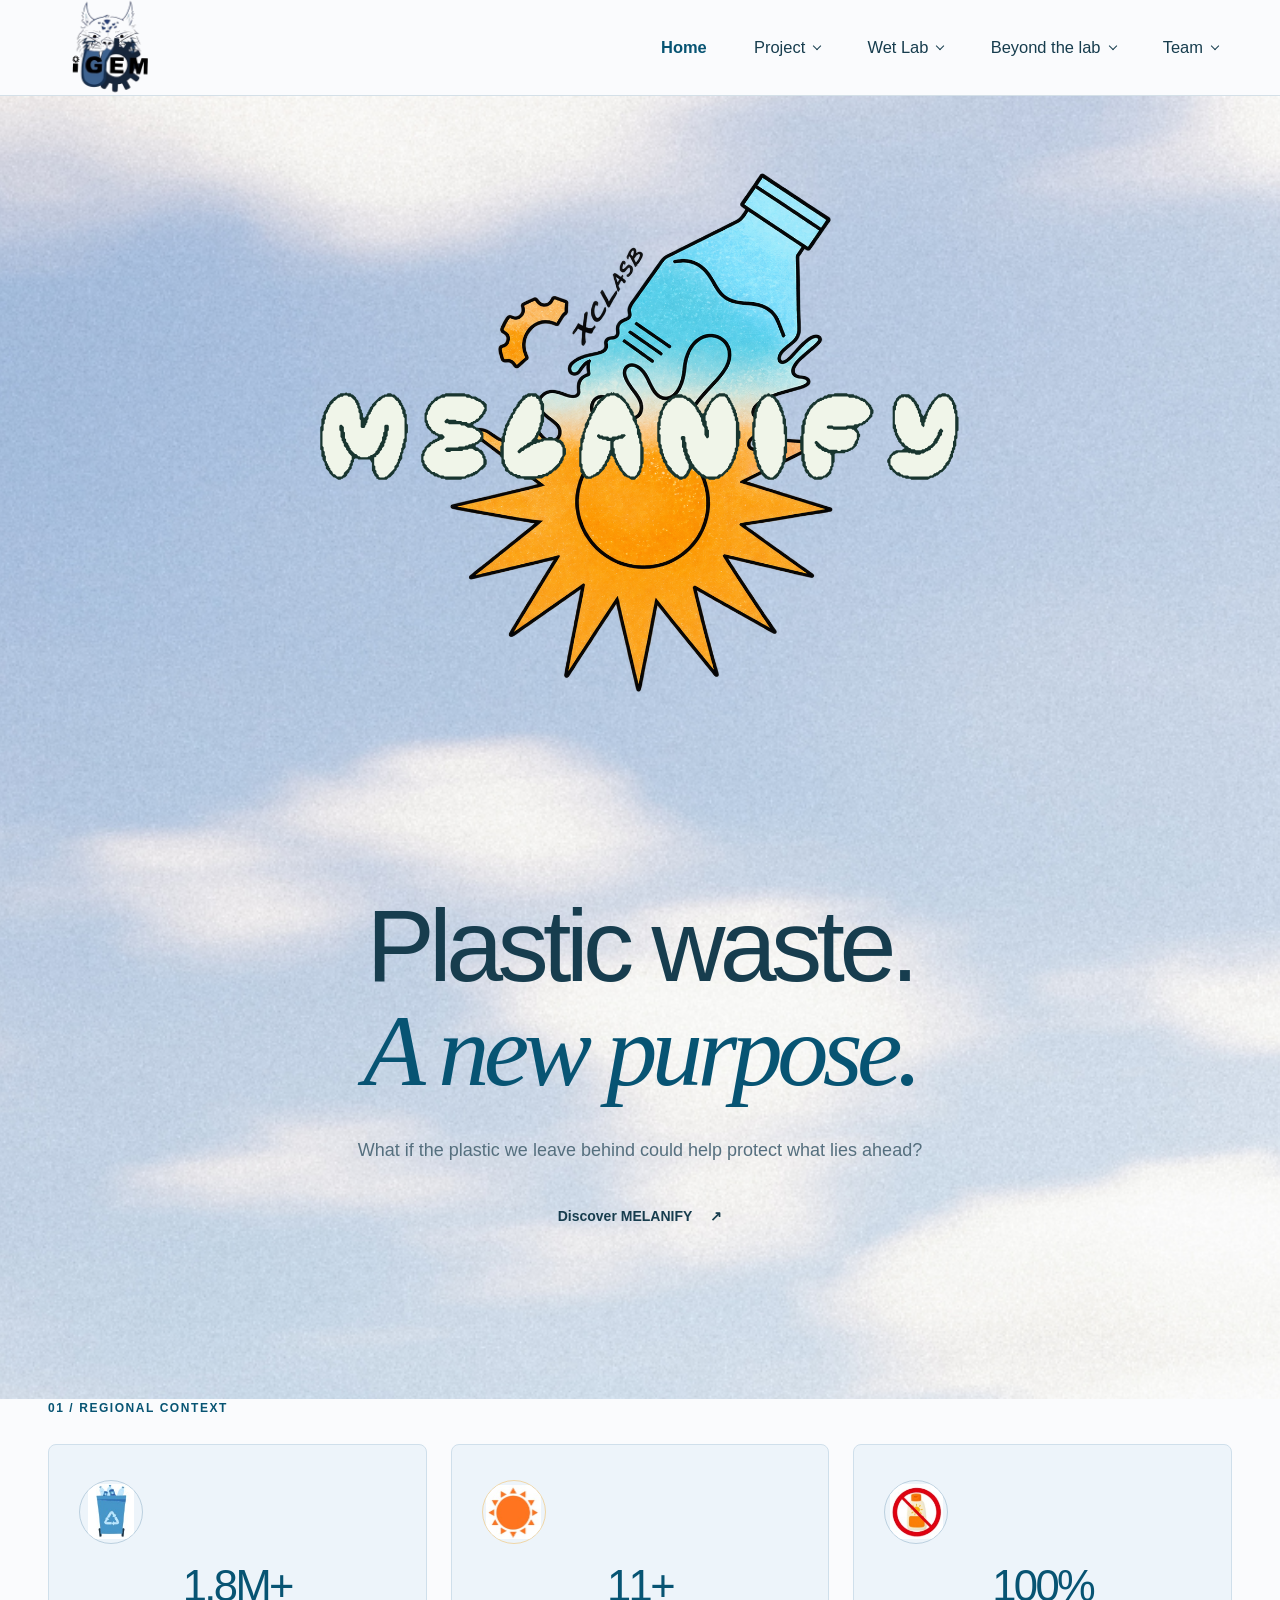
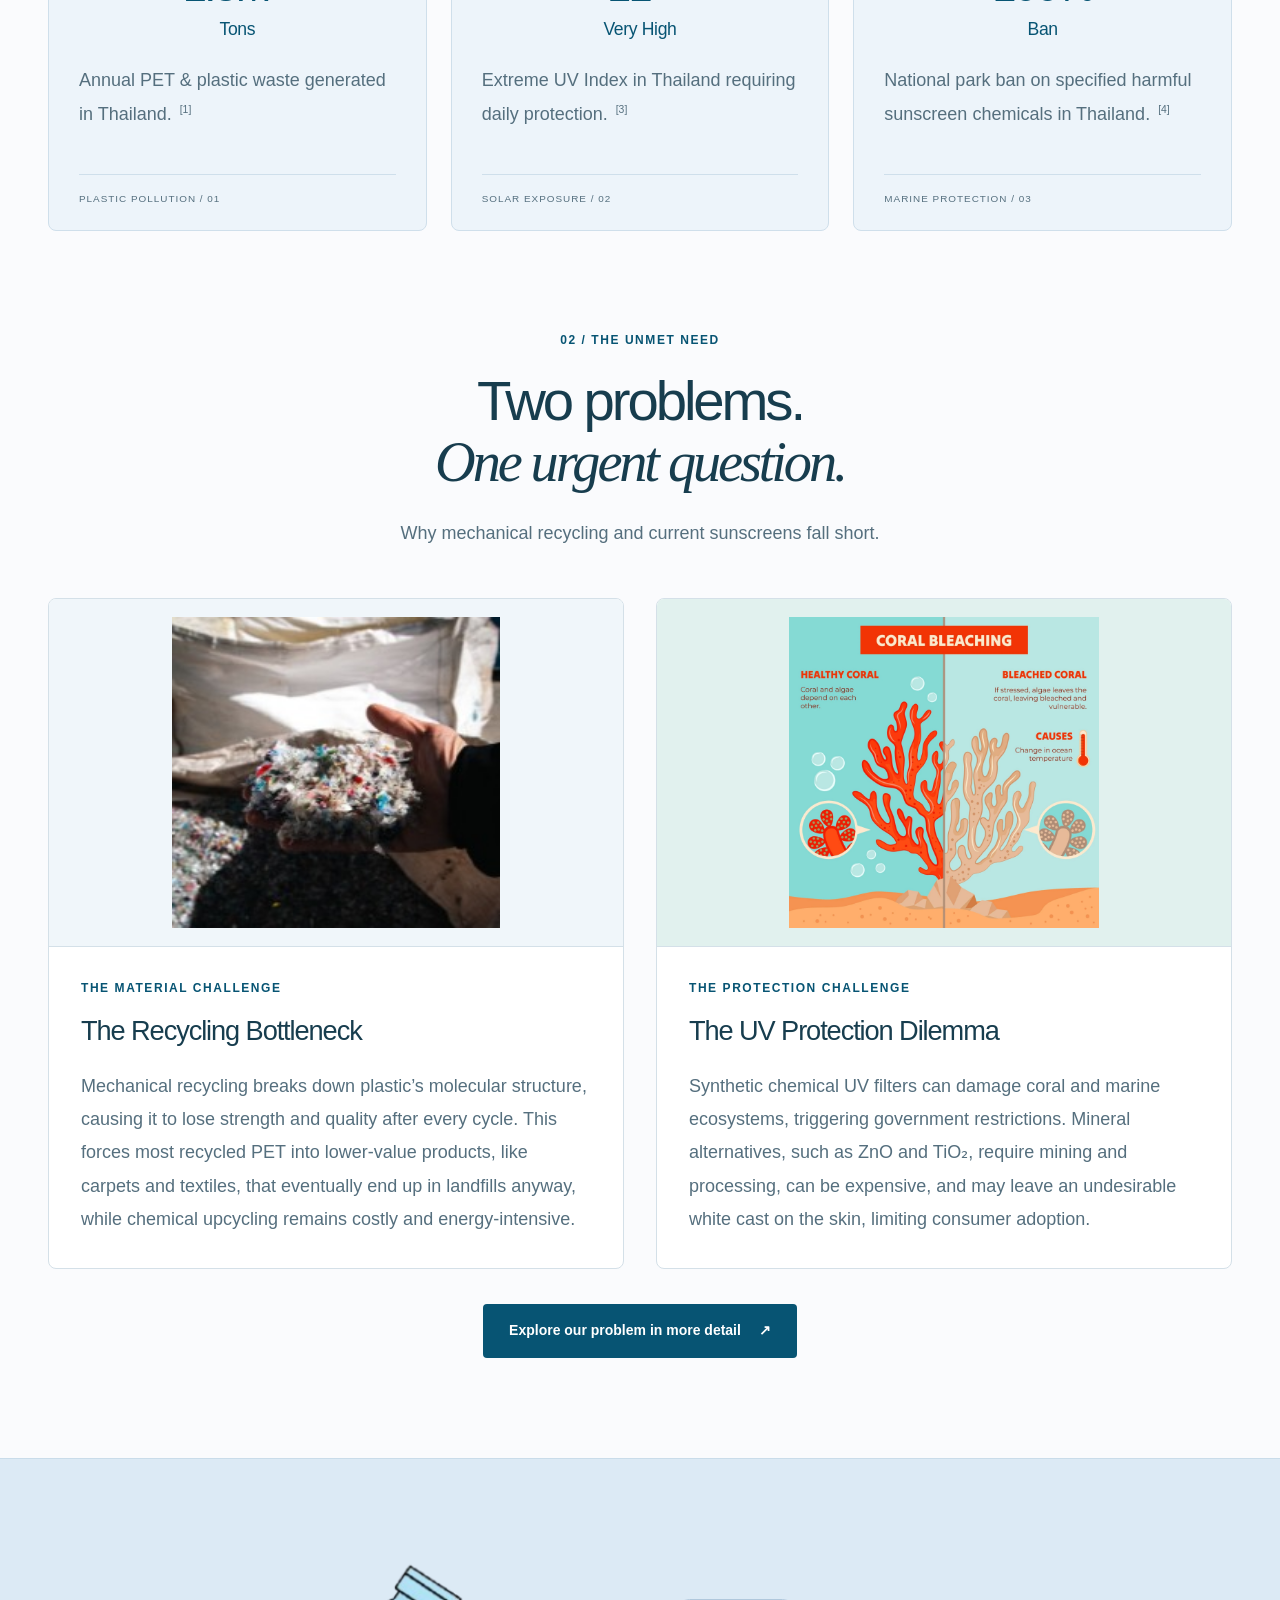
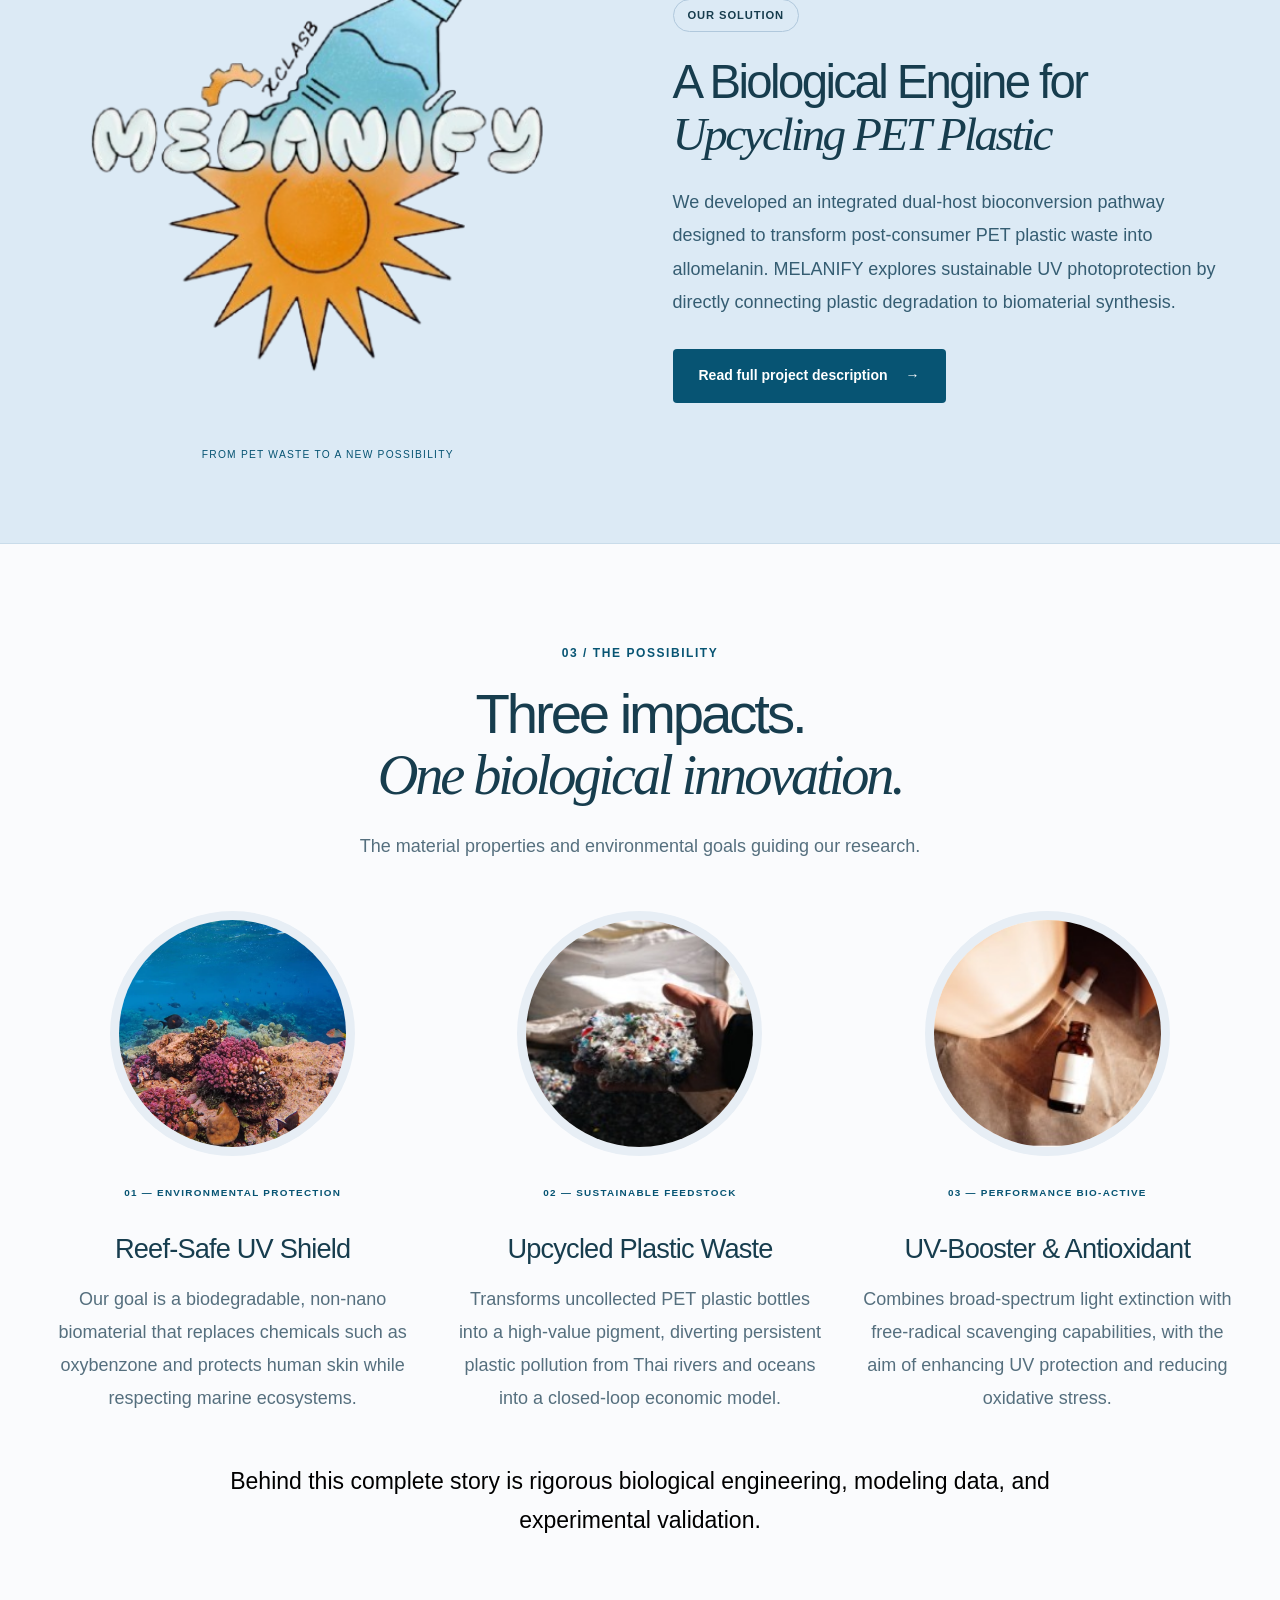
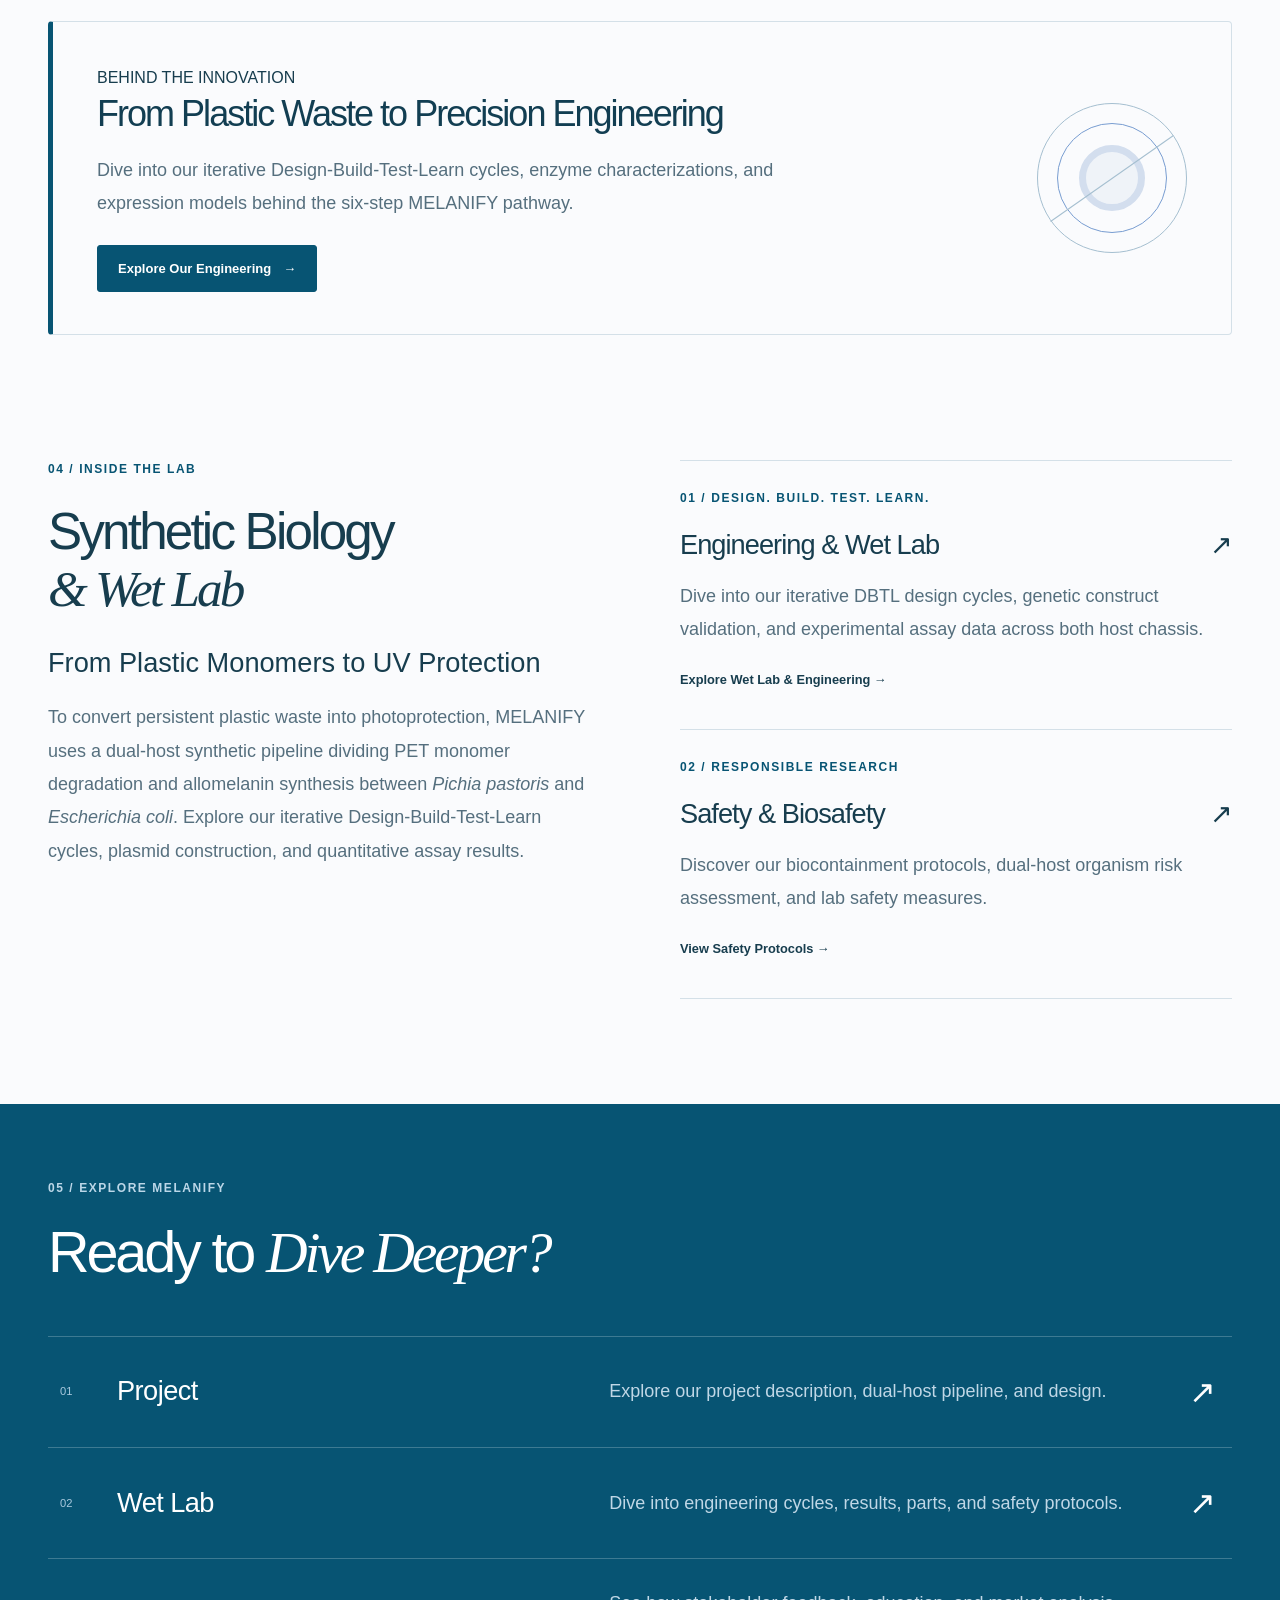
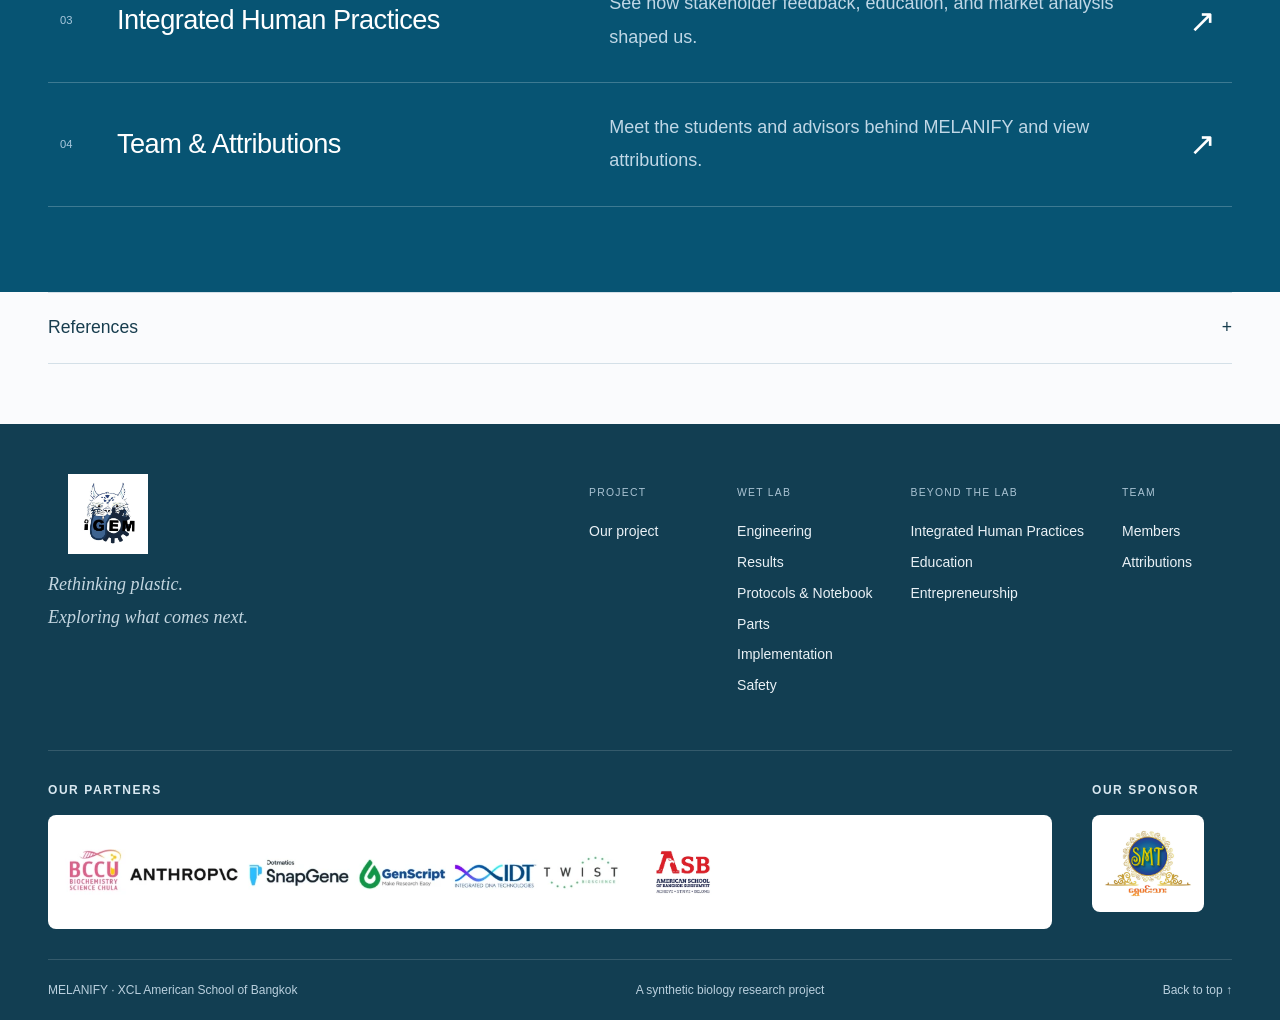
<file: index.html>
<!DOCTYPE html>
<html lang="en">

<head>
  <meta charset="utf-8">
  <meta name="viewport" content="width=device-width, initial-scale=1">
  <meta name="theme-color" content="#075473">
  <meta name="description"
    content="MELANIFY explores a biological pathway from PET plastic waste to allomelanin. Discover our engineering, research and community work.">
  <title>Plastic waste. A new purpose. | MELANIFY</title>
  <link rel="icon" type="image/svg+xml" href="assets/favicon.svg">
  <link rel="stylesheet" href="styles.css">
  <link rel="stylesheet" href="index.css">
  <script src="script.js" defer=""></script>
  <link rel="stylesheet" href="typography.css">
  <link rel="stylesheet" href="navigation-footer.css">
</head>

<body data-page="home">
  <a class="skip-link" href="#main">Skip to content</a>
  <header class="site-header">
    <div class="header-inner">
      <a class="brand" href="index.html" aria-label="MELANIFY home">
        <img src="assets/logo-removebg-preview.png" alt="MELANIFY Logo" class="brand-logo" />
      </a> <button class="menu-toggle" type="button" aria-expanded="false"
        aria-controls="main-nav"><span></span><span></span><span class="sr-only">Toggle navigation</span></button>
      <nav id="main-nav" aria-label="Main navigation">
        <a href="index.html" aria-current="page">Home</a>
        <details class="nav-group">
          <summary>Project<span class="chevron" aria-hidden="true"></span></summary>
          <div class="nav-dropdown">
            <a href="description.html">Description: Problem Breakdown</a>
          </div>
        </details>
        <details class="nav-group">
          <summary>Wet Lab<span class="chevron" aria-hidden="true"></span></summary>
          <div class="nav-dropdown">
            <a href="engineering.html">Engineering</a>
            <a href="results.html">Results</a>
            <a href="protocols.html">Protocols &amp; Notebook</a>
            <a href="parts.html">Parts</a>
            <!-- <a href="implementation.html">Implementation</a> -->
            <a href="safety.html">Safety</a>
          </div>
        </details>
        <details class="nav-group">
          <summary>Beyond the lab<span class="chevron" aria-hidden="true"></span></summary>
          <div class="nav-dropdown">
            <a href="human-practices.html">Integrated Human Practices</a>
            <a href="education.html">Education</a>
            <a href="entrepreneurship.html">Entrepreneurship</a>
          </div>
        </details>
        <details class="nav-group">
          <summary>Team<span class="chevron" aria-hidden="true"></span></summary>
          <div class="nav-dropdown">
            <a href="members.html">Members</a>
            <a href="attributions.html">Attributions</a>
          </div>
        </details>
      </nav>
    </div>
    <div class="reading-progress" aria-hidden="true"></div>
  </header>


  <main id="main">

    <section class="home-hero" id="top">

      <!-- Hero Image -->
      <!-- <div class="hero-image">
    <img src="images/hero-image-removebg-preview.png" alt="MELANIFY hero image">
  </div> -->

    

      <!-- Bottle-and-sun artwork. -->
      <div class="hero-image" id="logo1">
        <img src="assets/melanify-hero-hd.png" alt="MELANIFY bottle and sun illustration" width="1427" height="1102" fetchpriority="high">
      </div>

      <!-- Embedded letters animate in front of the bottle-and-sun artwork. -->
      <div class="hero-wordmark" role="img" aria-label="MELANIFY">
        <svg class="wordmark-letter" viewBox="0 0 83 82" aria-hidden="true" focusable="false"><path fill="#18352f" fill-rule="evenodd" d="M18,3 L16,5 L15,5 L10,10 L10,11 L8,13 L8,14 L7,15 L7,16 L5,19 L5,21 L4,22 L4,24 L3,25 L3,31 L2,32 L2,52 L3,53 L3,58 L4,59 L4,61 L6,64 L6,66 L7,67 L7,69 L10,72 L10,73 L14,77 L15,77 L18,79 L20,79 L21,78 L22,78 L23,77 L24,77 L26,75 L26,74 L28,72 L28,71 L30,69 L30,67 L31,66 L31,64 L32,63 L32,61 L33,60 L35,60 L36,61 L46,61 L48,64 L48,71 L49,72 L49,73 L50,74 L50,75 L52,77 L52,78 L53,78 L54,79 L61,79 L63,77 L64,77 L68,73 L68,72 L70,70 L70,69 L72,67 L72,65 L73,64 L73,63 L75,60 L75,56 L76,55 L76,53 L78,50 L78,46 L79,45 L79,38 L80,37 L80,30 L79,29 L79,21 L78,20 L78,17 L77,16 L77,15 L76,14 L76,13 L75,12 L75,11 L74,10 L74,9 L72,7 L72,6 L71,6 L68,3 L66,3 L65,2 L62,2 L61,3 L59,3 L58,4 L57,4 L56,5 L55,5 L48,12 L48,13 L46,15 L46,16 L45,17 L45,18 L44,19 L44,20 L43,21 L43,22 L41,24 L40,23 L40,20 L39,19 L39,17 L38,16 L38,14 L37,13 L37,11 L36,10 L36,9 L34,7 L34,6 L31,3 L30,3 L29,2 L26,2 L25,1 L24,2 L20,2 L19,3 Z"></path><path fill="#f0f5e9" fill-rule="evenodd" d="M18,6 L15,9 L14,9 L14,10 L11,13 L11,14 L10,15 L10,16 L9,17 L9,18 L7,21 L7,25 L6,26 L6,29 L5,30 L5,35 L4,36 L4,49 L5,50 L5,53 L6,54 L6,57 L7,58 L7,62 L8,63 L8,64 L9,65 L9,66 L10,67 L10,68 L11,69 L11,70 L13,72 L13,73 L14,74 L15,74 L17,76 L21,76 L23,74 L23,73 L27,69 L27,68 L28,67 L28,65 L29,64 L29,62 L30,61 L30,58 L27,55 L27,54 L25,52 L25,51 L23,49 L23,47 L22,46 L22,45 L21,44 L21,42 L20,41 L20,36 L19,35 L19,31 L20,30 L21,30 L23,32 L23,36 L24,37 L24,42 L25,43 L25,45 L27,47 L27,48 L28,49 L28,50 L29,51 L29,52 L33,56 L34,56 L36,58 L37,58 L38,59 L44,59 L45,58 L46,58 L47,57 L48,57 L51,55 L51,54 L53,52 L53,51 L54,50 L54,49 L55,48 L55,47 L57,44 L57,41 L58,40 L58,37 L59,36 L59,31 L60,30 L62,30 L63,31 L63,35 L62,36 L62,40 L61,41 L61,43 L60,44 L60,46 L59,47 L59,49 L57,51 L57,52 L55,54 L55,55 L53,57 L52,57 L52,58 L51,59 L50,59 L50,66 L51,67 L51,70 L52,71 L52,73 L54,75 L54,76 L55,77 L59,77 L60,76 L61,76 L68,69 L68,67 L70,65 L70,64 L71,63 L71,61 L72,60 L72,58 L73,57 L73,55 L74,54 L74,51 L75,50 L75,47 L76,46 L76,43 L77,42 L77,24 L76,23 L76,21 L75,20 L75,17 L74,16 L74,14 L72,12 L72,11 L71,10 L71,9 L70,9 L68,7 L68,6 L67,6 L66,5 L60,5 L59,6 L58,6 L55,9 L54,9 L52,11 L52,12 L49,15 L49,16 L48,17 L48,18 L47,19 L47,20 L45,22 L45,25 L44,26 L44,28 L43,29 L43,30 L42,31 L42,32 L41,33 L39,33 L38,32 L38,26 L37,25 L37,20 L36,19 L36,16 L35,15 L35,13 L34,12 L34,11 L33,10 L33,9 L29,5 L27,5 L26,4 L23,4 L22,5 L20,5 L19,6 Z"></path></svg>
        <svg class="wordmark-letter" viewBox="0 0 64 83" aria-hidden="true" focusable="false"><path fill="#18352f" fill-rule="evenodd" d="M24,2 L23,3 L21,3 L18,5 L16,5 L15,6 L14,6 L14,7 L12,9 L11,9 L11,10 L8,13 L8,14 L6,17 L6,19 L5,20 L5,28 L6,29 L6,31 L7,32 L7,33 L11,37 L11,38 L12,38 L13,39 L14,39 L15,40 L16,40 L17,41 L17,42 L16,43 L15,43 L14,44 L13,44 L11,46 L10,46 L5,51 L5,52 L3,54 L3,56 L2,57 L2,64 L3,65 L3,67 L4,68 L4,69 L8,73 L9,73 L11,75 L12,75 L14,77 L16,77 L17,78 L19,78 L20,79 L23,79 L24,80 L38,80 L39,79 L42,79 L43,78 L45,78 L46,77 L48,77 L49,76 L50,76 L51,75 L52,75 L56,71 L57,71 L60,68 L60,67 L61,66 L61,62 L60,61 L60,59 L59,58 L59,57 L58,56 L58,55 L56,53 L55,53 L53,51 L52,51 L51,50 L51,49 L52,48 L53,48 L55,46 L56,46 L57,45 L57,44 L58,43 L58,38 L57,37 L57,36 L56,36 L53,33 L52,33 L49,31 L49,30 L50,29 L51,29 L52,28 L53,28 L58,23 L58,22 L60,20 L60,19 L61,18 L61,12 L58,9 L57,9 L55,7 L54,7 L51,5 L48,5 L45,3 L42,3 L41,2 Z"></path><path fill="#f0f5e9" fill-rule="evenodd" d="M20,6 L19,7 L18,7 L16,9 L15,9 L11,13 L11,14 L10,15 L10,16 L8,19 L8,21 L7,22 L7,26 L8,27 L8,29 L9,30 L9,31 L11,33 L11,34 L13,36 L14,36 L16,38 L17,38 L18,39 L21,39 L23,41 L23,42 L21,44 L19,44 L18,45 L17,45 L16,46 L15,46 L14,47 L13,47 L12,48 L11,48 L11,49 L9,51 L8,51 L7,52 L7,53 L5,56 L5,58 L4,59 L4,62 L5,63 L5,65 L7,67 L7,68 L12,73 L14,73 L15,74 L16,74 L19,76 L22,76 L23,77 L41,77 L44,75 L46,75 L47,74 L48,74 L49,73 L50,73 L51,72 L52,72 L58,66 L58,61 L57,60 L57,58 L53,54 L51,54 L48,52 L45,52 L44,53 L40,53 L39,54 L29,54 L28,55 L25,55 L23,53 L25,51 L35,51 L36,50 L41,50 L42,49 L44,49 L45,48 L47,48 L48,47 L50,47 L51,46 L52,46 L55,43 L55,42 L56,41 L56,40 L55,39 L55,38 L53,36 L52,36 L50,34 L49,34 L48,33 L44,33 L41,31 L38,31 L37,30 L27,30 L26,29 L24,29 L23,28 L23,27 L25,25 L26,25 L27,26 L33,26 L34,27 L38,27 L39,28 L43,28 L44,29 L46,29 L47,28 L48,28 L49,27 L50,27 L52,25 L53,25 L54,24 L54,23 L57,20 L57,19 L58,18 L58,17 L59,16 L59,15 L58,14 L58,13 L55,10 L54,10 L53,9 L52,9 L49,7 L47,7 L46,6 L43,6 L42,5 L24,5 L23,6 Z"></path></svg>
        <svg class="wordmark-letter" viewBox="0 0 62 80" aria-hidden="true" focusable="false"><path fill="#18352f" fill-rule="evenodd" d="M26,2 L25,3 L24,3 L23,4 L22,4 L21,5 L21,6 L17,10 L17,11 L16,12 L16,13 L13,16 L13,18 L11,20 L11,21 L10,22 L10,23 L9,24 L9,25 L8,26 L8,27 L6,30 L6,32 L5,33 L5,36 L4,37 L4,39 L3,40 L3,47 L2,48 L2,57 L3,58 L3,63 L4,64 L4,65 L6,67 L6,69 L7,70 L8,70 L11,73 L12,73 L13,74 L14,74 L17,76 L22,76 L23,77 L32,77 L33,76 L38,76 L41,74 L43,74 L45,72 L46,72 L49,69 L50,69 L54,65 L54,64 L56,62 L56,61 L57,60 L57,58 L59,55 L59,50 L58,49 L58,47 L57,46 L57,45 L54,42 L52,42 L51,41 L48,41 L47,40 L44,40 L43,41 L38,41 L37,42 L35,42 L34,41 L35,40 L35,39 L37,36 L37,34 L38,33 L38,31 L39,30 L39,28 L40,27 L40,11 L39,10 L39,9 L38,8 L38,7 L36,5 L36,4 L35,4 L33,2 Z"></path><path fill="#f0f5e9" fill-rule="evenodd" d="M29,4 L28,5 L26,5 L25,6 L24,6 L24,7 L21,9 L21,10 L19,12 L19,13 L16,16 L16,17 L15,18 L15,19 L13,21 L13,23 L11,25 L11,26 L10,27 L10,29 L8,32 L8,34 L7,35 L7,38 L6,39 L6,44 L5,45 L5,59 L6,60 L6,63 L7,64 L7,65 L9,67 L9,68 L11,70 L12,70 L14,72 L16,72 L17,73 L19,73 L20,74 L34,74 L35,73 L38,73 L39,72 L41,72 L42,71 L43,71 L45,69 L46,69 L53,62 L53,61 L54,60 L54,59 L56,56 L56,49 L55,48 L55,47 L53,45 L52,45 L49,43 L40,43 L39,44 L37,44 L36,45 L34,45 L33,46 L31,46 L30,47 L29,47 L27,49 L26,49 L25,50 L24,50 L22,52 L21,52 L19,54 L18,54 L17,53 L17,52 L20,49 L21,49 L23,47 L24,47 L26,45 L27,45 L28,44 L29,44 L29,43 L32,40 L32,39 L33,38 L33,37 L35,34 L35,32 L36,31 L36,28 L37,27 L37,21 L38,20 L38,17 L37,16 L37,12 L36,11 L36,9 L35,8 L35,7 L34,7 L33,6 L33,5 L30,5 Z"></path></svg>
        <svg class="wordmark-letter" viewBox="0 0 63 83" aria-hidden="true" focusable="false"><path fill="#18352f" fill-rule="evenodd" d="M27,2 L24,5 L23,5 L18,10 L18,11 L16,13 L16,14 L14,16 L14,17 L13,18 L13,19 L11,21 L11,23 L10,24 L10,25 L9,26 L9,27 L7,30 L7,33 L6,34 L6,36 L5,37 L5,39 L4,40 L4,42 L3,43 L3,50 L2,51 L2,68 L3,69 L3,73 L5,75 L5,76 L8,79 L13,79 L14,78 L15,78 L16,77 L17,77 L18,76 L19,76 L25,70 L25,69 L27,67 L27,65 L29,63 L29,62 L30,61 L30,59 L31,58 L33,60 L33,61 L34,62 L34,64 L35,65 L35,66 L37,68 L37,69 L38,70 L38,71 L41,74 L41,75 L43,77 L44,77 L45,78 L46,78 L49,80 L52,80 L57,75 L57,74 L58,73 L58,70 L59,69 L59,66 L60,65 L60,51 L59,50 L59,46 L58,45 L58,38 L57,37 L57,35 L56,34 L56,32 L54,29 L54,26 L53,25 L53,24 L51,21 L51,19 L50,18 L50,17 L48,15 L48,14 L47,13 L47,12 L44,9 L44,8 L40,4 L39,4 L37,2 L34,2 L33,1 L32,2 L31,1 L30,2 Z"></path><path fill="#f0f5e9" fill-rule="evenodd" d="M30,4 L29,5 L27,5 L23,9 L22,9 L22,10 L18,14 L18,15 L17,16 L17,17 L16,18 L16,19 L14,21 L14,22 L13,23 L13,25 L11,27 L11,30 L10,31 L10,32 L8,35 L8,37 L7,38 L7,43 L6,44 L6,46 L5,47 L5,53 L4,54 L4,65 L5,66 L5,70 L6,71 L6,72 L7,73 L7,74 L8,75 L8,76 L9,76 L10,77 L12,77 L13,76 L14,76 L15,75 L16,75 L18,73 L19,73 L20,72 L20,71 L21,70 L22,70 L22,69 L23,68 L23,67 L25,65 L25,64 L27,61 L27,59 L28,58 L28,57 L29,56 L29,54 L30,53 L30,45 L27,45 L26,44 L23,44 L22,43 L20,43 L18,41 L18,40 L19,39 L20,39 L21,40 L23,40 L24,41 L28,41 L29,42 L31,42 L32,41 L36,41 L37,40 L39,40 L40,39 L43,39 L44,40 L41,43 L38,43 L37,44 L35,44 L33,46 L33,51 L34,52 L34,56 L35,57 L35,60 L36,61 L36,62 L37,63 L37,64 L38,65 L38,66 L40,68 L40,69 L41,70 L41,71 L46,76 L47,76 L48,77 L52,77 L54,75 L54,74 L56,71 L56,68 L57,67 L57,48 L56,47 L56,43 L55,42 L55,40 L54,39 L54,34 L53,33 L53,31 L52,30 L52,29 L50,26 L50,23 L48,21 L48,20 L47,19 L47,17 L45,15 L45,14 L44,13 L44,12 L38,6 L37,6 L34,4 Z"></path></svg>
        <svg class="wordmark-letter" viewBox="0 0 78 82" aria-hidden="true" focusable="false"><path fill="#18352f" fill-rule="evenodd" d="M64,3 L63,3 L62,2 L57,2 L56,3 L55,3 L52,6 L51,6 L50,7 L50,8 L48,10 L48,11 L46,13 L46,14 L44,17 L44,19 L43,20 L42,20 L41,19 L41,18 L39,16 L39,15 L37,13 L37,12 L31,6 L29,6 L27,4 L25,4 L24,3 L19,3 L18,4 L16,4 L14,6 L13,6 L7,12 L7,14 L6,15 L6,16 L4,19 L4,22 L3,23 L3,27 L2,28 L2,45 L3,46 L3,50 L4,51 L4,55 L6,58 L6,60 L7,61 L7,63 L9,65 L9,66 L10,67 L10,68 L11,69 L11,70 L18,77 L19,77 L22,79 L24,79 L25,78 L27,78 L30,75 L30,74 L31,73 L31,72 L33,69 L39,75 L40,75 L42,77 L43,77 L44,78 L47,78 L48,79 L53,79 L54,78 L57,78 L59,76 L60,76 L64,72 L65,72 L65,71 L68,68 L68,67 L69,66 L69,65 L70,64 L70,63 L72,60 L72,57 L73,56 L73,54 L74,53 L74,50 L75,49 L75,43 L76,42 L76,36 L75,35 L75,28 L74,27 L74,24 L73,23 L73,20 L72,19 L72,17 L71,16 L71,15 L70,14 L70,13 L69,12 L69,11 L68,10 L68,9 L67,8 L67,7 L65,5 L65,4 Z"></path><path fill="#f0f5e9" fill-rule="evenodd" d="M62,5 L57,5 L56,6 L55,6 L50,11 L50,12 L49,13 L49,14 L48,15 L48,16 L46,19 L46,21 L45,22 L45,26 L46,27 L46,31 L47,32 L47,34 L48,35 L48,41 L47,42 L46,42 L44,39 L44,33 L42,30 L42,28 L41,27 L41,24 L40,23 L40,22 L39,21 L39,20 L37,18 L37,17 L36,16 L36,15 L30,9 L29,9 L27,7 L26,7 L25,6 L18,6 L17,7 L16,7 L13,10 L12,10 L11,11 L11,12 L9,14 L9,15 L7,18 L7,21 L6,22 L6,24 L5,25 L5,31 L4,32 L5,33 L5,34 L4,35 L4,38 L5,39 L5,47 L6,48 L6,51 L7,52 L7,55 L8,56 L8,58 L9,59 L9,60 L11,63 L11,65 L15,69 L15,70 L19,74 L20,74 L22,76 L25,76 L28,73 L28,72 L30,69 L30,65 L29,64 L29,63 L27,60 L27,58 L26,57 L26,55 L25,54 L25,51 L24,50 L24,44 L23,43 L23,41 L24,40 L26,40 L27,41 L27,45 L28,46 L28,51 L29,52 L29,55 L31,58 L31,60 L32,61 L32,62 L33,63 L33,64 L35,66 L35,67 L38,70 L38,71 L39,71 L42,74 L43,74 L46,76 L55,76 L57,74 L59,74 L65,68 L65,67 L66,66 L66,65 L68,63 L68,61 L69,60 L69,58 L70,57 L70,55 L71,54 L71,51 L72,50 L72,27 L71,26 L71,23 L70,22 L70,20 L69,19 L69,17 L68,16 L68,14 L67,13 L67,12 L65,10 L65,9 L64,8 L64,7 Z"></path></svg>
        <svg class="wordmark-letter" viewBox="0 0 36 82" aria-hidden="true" focusable="false"><path fill="#18352f" fill-rule="evenodd" d="M16,2 L15,3 L13,3 L11,5 L10,5 L10,6 L8,8 L8,9 L6,11 L6,13 L5,14 L5,16 L4,17 L4,19 L3,20 L3,27 L2,28 L2,48 L3,49 L3,56 L4,57 L4,60 L5,61 L5,63 L6,64 L6,67 L7,68 L7,69 L9,71 L9,72 L10,73 L10,74 L14,78 L15,78 L16,79 L21,79 L22,78 L23,78 L26,75 L26,74 L28,72 L28,71 L30,68 L30,66 L31,65 L31,63 L32,62 L32,56 L33,55 L33,32 L32,31 L32,25 L31,24 L31,22 L30,21 L30,18 L29,17 L29,15 L28,14 L28,13 L27,12 L27,11 L26,10 L26,9 L23,6 L23,5 L22,5 L20,3 L18,3 L17,2 Z"></path><path fill="#f0f5e9" fill-rule="evenodd" d="M15,5 L14,6 L13,6 L13,7 L10,9 L10,11 L9,12 L9,13 L7,16 L7,18 L6,19 L6,24 L5,25 L5,32 L4,33 L4,43 L5,44 L4,45 L5,46 L5,50 L6,51 L5,52 L6,53 L6,58 L7,59 L7,61 L8,62 L8,64 L10,67 L10,69 L12,71 L12,72 L16,76 L17,76 L18,77 L20,77 L25,72 L25,71 L26,70 L26,69 L28,66 L28,64 L29,63 L29,58 L30,57 L30,50 L31,49 L31,39 L30,38 L30,30 L29,29 L29,23 L28,22 L28,20 L26,17 L26,15 L25,14 L25,13 L24,12 L24,11 L22,9 L22,8 L20,6 L19,6 L18,5 Z"></path></svg>
        <svg class="wordmark-letter" viewBox="0 0 71 83" aria-hidden="true" focusable="false"><path fill="#18352f" fill-rule="evenodd" d="M60,7 L59,7 L58,6 L56,6 L55,5 L54,5 L53,4 L51,4 L50,3 L45,3 L44,2 L33,2 L32,3 L27,3 L26,4 L24,4 L22,6 L20,6 L19,7 L18,7 L15,10 L14,10 L10,14 L10,15 L8,17 L8,18 L6,21 L6,24 L4,27 L4,30 L3,31 L3,40 L2,41 L2,53 L3,54 L3,63 L4,64 L4,67 L6,70 L6,72 L7,73 L7,74 L8,74 L9,75 L9,76 L11,78 L12,78 L15,80 L21,80 L24,78 L26,78 L30,74 L30,72 L31,71 L31,69 L32,68 L32,65 L33,64 L33,57 L34,56 L42,56 L43,55 L45,55 L46,54 L47,54 L48,53 L49,53 L53,49 L53,48 L54,47 L54,45 L55,44 L55,42 L56,41 L56,39 L55,38 L55,37 L53,34 L56,31 L58,31 L59,30 L60,30 L62,28 L63,28 L63,27 L67,23 L67,21 L68,20 L68,17 L67,16 L67,15 L66,14 L66,13 Z"></path><path fill="#f0f5e9" fill-rule="evenodd" d="M60,10 L59,10 L58,9 L57,9 L54,7 L52,7 L51,6 L46,6 L45,5 L31,5 L30,6 L27,6 L26,7 L24,7 L23,8 L22,8 L21,9 L20,9 L19,10 L18,10 L15,13 L14,13 L14,14 L11,17 L11,18 L10,19 L10,20 L8,23 L8,25 L7,26 L7,30 L6,31 L6,38 L5,39 L5,56 L6,57 L6,63 L7,64 L7,67 L8,68 L8,70 L10,72 L10,73 L14,77 L16,77 L17,78 L18,77 L22,77 L23,76 L24,76 L28,72 L28,71 L29,70 L29,68 L30,67 L30,58 L29,57 L29,56 L27,56 L26,55 L24,55 L23,54 L22,54 L20,52 L19,52 L16,49 L16,48 L15,47 L15,46 L16,45 L17,45 L22,50 L23,50 L24,51 L25,51 L28,53 L35,53 L36,54 L38,54 L39,53 L44,53 L45,52 L46,52 L47,51 L48,51 L50,49 L50,48 L51,47 L51,46 L53,43 L53,38 L50,35 L49,35 L48,34 L45,34 L44,35 L32,35 L31,34 L27,34 L26,33 L26,32 L27,31 L31,31 L32,32 L43,32 L44,31 L50,31 L51,30 L54,30 L55,29 L57,29 L59,27 L60,27 L64,23 L64,22 L65,21 L65,17 L64,16 L64,15 L63,14 L63,13 L62,13 Z"></path></svg>
        <svg class="wordmark-letter" viewBox="0 0 70 84" aria-hidden="true" focusable="false"><path fill="#18352f" fill-rule="evenodd" d="M58,3 L56,3 L55,2 L52,2 L51,3 L49,3 L46,6 L45,6 L45,7 L42,10 L42,11 L40,13 L40,14 L39,15 L39,16 L38,17 L38,18 L37,19 L37,20 L35,23 L33,20 L33,18 L31,15 L31,13 L29,11 L29,10 L27,8 L27,7 L24,5 L24,4 L23,4 L22,3 L15,3 L14,4 L13,4 L10,7 L10,8 L8,11 L8,13 L7,14 L7,34 L8,35 L8,37 L9,38 L9,40 L10,41 L10,42 L11,43 L11,44 L12,45 L12,46 L15,49 L15,50 L18,52 L15,54 L10,54 L9,55 L8,55 L4,59 L4,60 L2,63 L2,65 L3,66 L3,68 L4,69 L4,71 L5,72 L6,72 L7,73 L7,74 L8,74 L11,77 L12,77 L13,78 L15,78 L16,79 L18,79 L19,80 L23,80 L24,81 L39,81 L42,79 L44,79 L45,78 L46,78 L47,77 L48,77 L51,74 L52,74 L56,70 L56,69 L57,68 L58,68 L58,67 L59,66 L59,65 L60,64 L60,63 L62,60 L62,57 L63,56 L63,54 L64,53 L64,51 L65,50 L65,44 L66,43 L66,37 L67,36 L67,24 L66,23 L66,18 L65,17 L65,13 L64,12 L64,11 L63,10 L63,9 L62,8 L62,7 Z"></path><path fill="#f0f5e9" fill-rule="evenodd" d="M18,5 L17,6 L15,6 L14,7 L13,7 L13,8 L11,10 L11,13 L10,14 L10,17 L9,18 L9,30 L10,31 L10,34 L11,35 L11,38 L12,39 L12,40 L13,41 L13,42 L15,44 L15,46 L16,47 L17,47 L19,50 L20,50 L22,52 L23,52 L24,53 L27,53 L28,54 L33,54 L34,53 L36,53 L37,52 L38,52 L40,50 L41,50 L44,47 L44,46 L45,45 L45,44 L47,42 L47,41 L48,40 L48,38 L49,37 L49,36 L51,34 L53,36 L53,37 L52,38 L52,40 L50,42 L50,43 L49,44 L49,45 L48,46 L48,47 L47,48 L46,48 L46,49 L43,52 L42,52 L42,53 L41,54 L40,54 L39,55 L38,55 L35,57 L33,57 L32,58 L28,58 L27,57 L24,57 L23,56 L22,57 L21,56 L12,56 L11,57 L10,57 L9,58 L8,58 L6,60 L6,61 L5,62 L5,67 L7,69 L7,70 L11,74 L13,74 L15,76 L16,76 L17,77 L21,77 L22,78 L40,78 L41,77 L43,77 L45,75 L46,75 L47,74 L48,74 L50,72 L51,72 L53,70 L53,69 L55,67 L55,66 L58,63 L58,61 L59,60 L59,58 L60,57 L60,55 L61,54 L61,52 L62,51 L62,46 L63,45 L63,41 L64,40 L64,21 L63,20 L63,17 L62,16 L62,13 L61,12 L61,10 L58,7 L58,6 L57,6 L56,5 L52,5 L51,6 L49,6 L45,10 L45,11 L43,13 L43,14 L42,15 L42,16 L40,18 L40,19 L39,20 L39,22 L38,23 L38,25 L37,26 L37,28 L36,29 L36,32 L35,33 L33,31 L33,29 L32,28 L32,24 L31,23 L31,21 L30,20 L30,18 L29,17 L29,16 L28,15 L28,14 L27,13 L27,12 L26,11 L26,10 L25,10 L23,7 L22,7 L21,6 L19,6 Z"></path></svg>
      </div>

      <!-- Heading and Paragraph Below Image
      <div class="hero-copy" data-reveal>
        <h1>Plastic waste.<br><span>A new purpose.</span></h1>

        <p>
          What if the plastic we leave behind could help protect what lies ahead?
        </p>
      </div> -->
    <section class="purpose-section wrap" id="our-purpose">

      <span class="eyebrow" data-reveal>SYNTHETIC BIOLOGY. CIRCULAR POSSIBILITY.</span>
      <h1 data-reveal>Plastic waste.<br><em>A new purpose.</em></h1>
      <p data-reveal>What if the plastic we leave behind could help protect what lies ahead?</p>
      <a class="text-link" href="description.html" data-reveal>Discover MELANIFY <span aria-hidden="true">↗</span></a>
    </section>
    </section>
    <!-- <section class="purpose-section wrap" id="our-purpose">

      <span class="eyebrow" data-reveal>SYNTHETIC BIOLOGY. CIRCULAR POSSIBILITY.</span>
      <h1 data-reveal>Plastic waste.<br><em>A new purpose.</em></h1>
      <p data-reveal>What if the plastic we leave behind could help protect what lies ahead?</p>
      <a class="text-link" href="description.html" data-reveal>Discover MELANIFY <span aria-hidden="true">↗</span></a>
    </section> -->
    <section class="regional-section wrap" aria-labelledby="regional-heading">
      <h2 class="eyebrow" id="regional-heading">01 / REGIONAL CONTEXT</h2>
      <div class="regional-grid">

        <article class="regional-card" data-reveal>
          <span class="stat-icon" aria-hidden="true">
            <img src="assets/binicon.jpeg" alt="" class="regional-icon">
          </span>
          <h3>1.8M+ <span>Tons</span></h3>
          <p>
            Annual PET &amp; plastic waste generated in Thailand.
            <sup><a href="#home-ref-1" aria-label="Reference 1">[1]</a></sup>
          </p>
          <span class="stat-index">PLASTIC POLLUTION / 01</span>
        </article>

        <article class="regional-card" data-reveal>
          <span class="stat-icon sun-icon" aria-hidden="true">
            <img src="assets/sunicon.jpeg" alt="" class="regional-icon">
          </span>
          <h3>11+ <span>Very High</span></h3>
          <p>
            Extreme UV Index in Thailand requiring daily protection.
            <sup><a href="#home-ref-3" aria-label="Reference 3">[3]</a></sup>
          </p>
          <span class="stat-index">SOLAR EXPOSURE / 02</span>
        </article>

        <article class="regional-card" data-reveal>
          <span class="stat-icon" aria-hidden="true">
            <img src="assets/creamicon.jpeg" alt="" class="regional-icon">
          </span>
          <h3>100% <span>Ban</span></h3>
          <p>
            National park ban on specified harmful sunscreen chemicals in Thailand.
            <sup><a href="#home-ref-4" aria-label="Reference 4">[4]</a></sup>
          </p>
          <span class="stat-index">MARINE PROTECTION / 03</span>
        </article>

      </div>
    </section>
    <section class="unmet-section wrap" aria-labelledby="unmet-heading">
      <div class="center-heading" data-reveal><span class="eyebrow">02 / THE UNMET NEED</span>
        <h2 id="unmet-heading">Two problems.<br><em>One urgent question.</em></h2>
        <p>Why mechanical recycling and current sunscreens fall short.</p>
      </div>
      <div class="problem-grid">
        <article class="problem-card" data-reveal>
          <div class="problem-image"><img src="assets/client-plastic-bottles.webp"
              alt="Different shapes of PET plastic bottles" loading="lazy" width="1800" height="1440"></div>
          <div class="problem-copy"><span class="eyebrow">THE MATERIAL CHALLENGE</span>
            <h3>The Recycling Bottleneck</h3>
            <p>Mechanical recycling breaks down plastic’s molecular structure, causing it to lose strength and quality
              after every cycle. This forces most recycled PET into lower-value products, like carpets and textiles,
              that eventually end up in landfills anyway, while chemical upcycling remains costly and energy-intensive.
            </p>
          </div>
        </article>
        <article class="problem-card" data-reveal>
          <div class="problem-image coral-image"><img src="assets/client-coral-bleaching.webp"
              alt="Illustration comparing healthy coral with bleached coral" loading="lazy" width="1800" height="1800">
          </div>
          <div class="problem-copy"><span class="eyebrow">THE PROTECTION CHALLENGE</span>
            <h3>The UV Protection Dilemma</h3>
            <p>Synthetic chemical UV filters can damage coral and marine ecosystems, triggering government restrictions.
              Mineral alternatives, such as ZnO and TiO₂, require mining and processing, can be expensive, and may leave
              an undesirable white cast on the skin, limiting consumer adoption.</p>
          </div>
        </article>
      </div>
      <div class="center-action"><a class="button button-primary" href="description.html#current-solutions">Explore our
          problem in more detail <span aria-hidden="true">↗</span></a></div>
    </section>
    <section class="solution-section" aria-labelledby="solution-heading">
      <div class="solution-inner wrap">
        <div class="solution-art" data-reveal><img src="assets/remove-bg-banner.png"
            alt="MELANIFY connects discarded plastic with sun protection" loading="lazy" width="827"
            height="481"><span>FROM PET WASTE TO A NEW POSSIBILITY</span></div>
        <div class="solution-copy" data-reveal><span class="pill-label">OUR SOLUTION</span>
          <h2 id="solution-heading">A Biological Engine for<br><em>Upcycling PET Plastic</em></h2>
          <p>We developed an integrated dual-host bioconversion pathway designed to transform post-consumer PET plastic
            waste into allomelanin. MELANIFY explores sustainable UV photoprotection by directly connecting plastic
            degradation to biomaterial synthesis.</p><a class="button button-primary"
            href="description.html#our-solution">Read full project description <span aria-hidden="true">→</span></a>
        </div>
      </div>
    </section>

























     <section class="benefits-section wrap" aria-labelledby="benefits-heading">
       <div class="center-heading" data-reveal><span class="eyebrow">03 / THE POSSIBILITY</span>
        <h2 id="benefits-heading">Three impacts.<br><em>One biological innovation.</em></h2>
        <p>The material properties and environmental goals guiding our research.</p>
      </div>
      <div class="benefit-grid">
        <article class="benefit-card" data-reveal>
          <div class="benefit-image"><img src="assets/client-coral-reef.webp" alt="A living coral reef" loading="lazy"
          
              width="1000" height="750"></div><span class="eyebrow">01 — ENVIRONMENTAL PROTECTION</span>
          <h3>Reef-Safe UV Shield</h3>
          <p>Our goal is a biodegradable, non-nano biomaterial that replaces chemicals such as oxybenzone and protects
            human skin while respecting marine ecosystems.</p>
        </article>
        <article class="benefit-card" data-reveal>
           <div class="benefit-image"><img src="assets/client-plastic-bottles.webp" loading="lazy"  
         

           
              alt="PET bottles as a feedstock for biological upcycling" loading="lazy" width="1800" height="1440"></div>
          <span class="eyebrow">02 — SUSTAINABLE FEEDSTOCK</span>
          <h3>Upcycled Plastic Waste</h3>
          <p>Transforms uncollected PET plastic bottles into a high-value pigment, diverting persistent plastic
            pollution from Thai rivers and oceans into a closed-loop economic model.</p>
        </article>
        <article class="benefit-card" data-reveal>
          <div class="benefit-image"><img src="assets/client-allomelanin.webp"
              alt="Conceptual structure of the allomelanin pigment" loading="lazy" width="1024" height="559"></div><span
            class="eyebrow">03 — PERFORMANCE BIO-ACTIVE</span>
          <h3>UV-Booster &amp; Antioxidant</h3>
          <p>Combines broad-spectrum light extinction with free-radical scavenging capabilities, with the aim of
            enhancing UV protection and reducing oxidative stress.</p>
        </article>
      </div> 



      <!-- Centered Intro Above Engineering Section --> 
   <div class="engineering-top-intro"> Behind this complete story 
      is rigorous biological engineering, modeling data, 
      and experimental validation. </div>

    <!-- Engineering Section -->
    <div class="engineering-callout">

      <div class="engineering-content">

        <span class="engineering-eyebrow">
          BEHIND THE INNOVATION
        </span>

        <h2>From Plastic Waste to Precision Engineering</h2>

        <p>
          Dive into our iterative Design-Build-Test-Learn cycles,
          enzyme characterizations, and expression models behind
          the six-step MELANIFY pathway.
        </p>

        <a href="engineering.html" class="engineering-button">
          Explore Our Engineering
          <span aria-hidden="true">→</span>
        </a>

      </div>

      <div class="engineering-decoration" aria-hidden="true">
        <span class="engineering-circle circle-one"></span>
        <span class="engineering-circle circle-two"></span>
        <span class="engineering-circle circle-three"></span>
        <span class="engineering-line"></span>
      </div>

    </div>

  </div> 
    </section>


    <section class="lab-section wrap" aria-labelledby="lab-heading">
      <div class="lab-intro" data-reveal><span class="eyebrow">04 / INSIDE THE LAB</span>
        <h2 id="lab-heading">Synthetic Biology<br><em>&amp; Wet Lab</em></h2>
        <h3>From Plastic Monomers to UV Protection</h3>
        <p>To convert persistent plastic waste into photoprotection, MELANIFY uses a dual-host synthetic pipeline
          dividing PET monomer degradation and allomelanin synthesis between <i>Pichia pastoris</i> and <i>Escherichia
            coli</i>. Explore our iterative Design-Build-Test-Learn cycles, plasmid construction, and quantitative assay
          results.</p>
      </div>
      <div class="lab-links"><a href="engineering.html" data-reveal><span class="eyebrow">01 / DESIGN. BUILD. TEST.
            LEARN.</span>
          <h3>Engineering &amp; Wet Lab <span aria-hidden="true">↗</span></h3>
          <p>Dive into our iterative DBTL design cycles, genetic construct validation, and experimental assay data
            across both host chassis.</p><span class="text-link">Explore Wet Lab &amp; Engineering →</span>
        </a><a href="safety.html" data-reveal><span class="eyebrow">02 / RESPONSIBLE RESEARCH</span>
          <h3>Safety &amp; Biosafety <span aria-hidden="true">↗</span></h3>
          <p>Discover our biocontainment protocols, dual-host organism risk assessment, and lab safety measures.</p>
          <span class="text-link">View Safety Protocols →</span>
        </a></div>
    </section>
    <section class="dive-section" aria-labelledby="dive-heading">
      <div class="wrap"><span class="eyebrow">05 / EXPLORE MELANIFY</span>
        <h2 id="dive-heading">Ready to <em>Dive Deeper?</em></h2>
        <div class="dive-links">
          <a href="description.html"><span class="dive-index">01</span>
            <h3>Project</h3>
            <p>Explore our project description, dual-host pipeline, and design.</p><span class="dive-arrow"
              aria-hidden="true">↗</span>
          </a>
          <a href="engineering.html"><span class="dive-index">02</span>
            <h3>Wet Lab</h3>
            <p>Dive into engineering cycles, results, parts, and safety protocols.</p><span class="dive-arrow"
              aria-hidden="true">↗</span>
          </a>
          <a href="human-practices.html"><span class="dive-index">03</span>
            <h3>Integrated Human Practices</h3>
            <p>See how stakeholder feedback, education, and market analysis shaped us.</p><span class="dive-arrow"
              aria-hidden="true">↗</span>
          </a>
          <a href="members.html"><span class="dive-index">04</span>
            <h3>Team &amp; Attributions</h3>
            <p>Meet the students and advisors behind MELANIFY and view attributions.</p><span class="dive-arrow"
              aria-hidden="true">↗</span>
          </a>
        </div>
      </div>
    </section>
    <section class="home-references wrap">
      <details>
        <summary>References <span aria-hidden="true">+</span></summary>
        <ol>
          <li id="home-ref-1">Thailand.go.th. (2023). <a href="https://www.thailand.go.th/event-detail/001_04_028"
              target="_blank" rel="noopener noreferrer">Statistics of plastic waste in Thailand that can be solved by
              all sectors.</a></li>
          <li>World Bank. (2022). Plastic waste material flow analysis for Thailand: Summary report. Marine Plastics
            Series, East Asia and Pacific Region.</li>
          <li id="home-ref-3">Thai Meteorological Department. <a href="https://ozone.tmd.go.th/UV_index.htm"
              target="_blank" rel="noopener noreferrer">UV index. Ozone and Radiation Center.</a></li>
          <li id="home-ref-4">Department of National Parks, Wildlife and Plant Conservation. <a
              href="https://portal.dnp.go.th/Content/nationalpark?contentId=25456" target="_blank"
              rel="noopener noreferrer">Notification on sunscreen chemical restrictions in national parks.</a></li>
        </ol>
      </details>
    </section>
  </main>
  <footer class="site-footer">
    <div class="footer-top">
    
    <div><a class="brand" href="index.html" aria-label="MELANIFY home">
    <img src="images/logo2.jpeg" alt="MELANIFY Logo" class="footer-logo"></a>
        <p>Rethinking plastic.<br>Exploring what comes next.</p>
      </div>
      <nav class="footer-links" aria-label="Footer navigation">
        <div><span>PROJECT</span><a href="description.html">Our project</a></div>
        <div><span>WET LAB</span><a href="engineering.html">Engineering</a><a href="results.html">Results</a><a
            href="protocols.html">Protocols &amp; Notebook</a><a href="parts.html">Parts</a><a
            href="implementation.html">Implementation</a><a href="safety.html">Safety</a></div>
        <div><span>BEYOND THE LAB</span><a href="human-practices.html">Integrated Human Practices</a><a
            href="education.html">Education</a><a href="entrepreneurship.html">Entrepreneurship</a></div>
        <div><span>TEAM</span><a href="members.html">Members</a><a href="attributions.html">Attributions</a></div>
      </nav>
    </div>
    <div class="footer-sponsor-row">
      <div class="footer-partners">
        <h2 class="eyebrow">OUR PARTNERS</h2>
        <div class="footer-partner-logos">
          <img class="partner-strip" src="assets/client-partners.webp" alt="BCCU Biochemistry Science Chula, Anthropic, SnapGene, GenScript, IDT, and Twist Bioscience" width="882" height="73" loading="lazy">
          <img class="school-logo" src="assets/client-asb.webp" alt="American School of Bangkok Sukhumvit" width="447" height="447" loading="lazy">
        </div>
      </div>
      <div class="sponsor-group">
        <h2 class="eyebrow">OUR SPONSOR</h2>
        <img src="assets/client-smt.webp" alt="SMT sponsor logo" width="1280" height="1080" loading="lazy">
      </div>
    </div>
    <div class="footer-bottom"><span>MELANIFY · XCL American School of Bangkok</span><span>A synthetic biology research
        project</span><a href="#top">Back to top ↑</a></div>
  </footer>
  



<!-- </script> -->
<script>
document.addEventListener("DOMContentLoaded", () => {
  const purposeItems = document.querySelectorAll("#our-purpose [data-reveal]");

  if (!purposeItems.length) return;

  const purposeObserver = new IntersectionObserver((entries, observer) => {
    entries.forEach((entry) => {
      if (entry.isIntersecting) {
        entry.target.classList.add("visible");
        observer.unobserve(entry.target);
      }
    });
  }, {
    threshold: 0.1,
    rootMargin: "0px 0px -30px 0px"
  });

  purposeItems.forEach((item) => {
    purposeObserver.observe(item);
  });
});
</script>
</body>
</html>
</file>
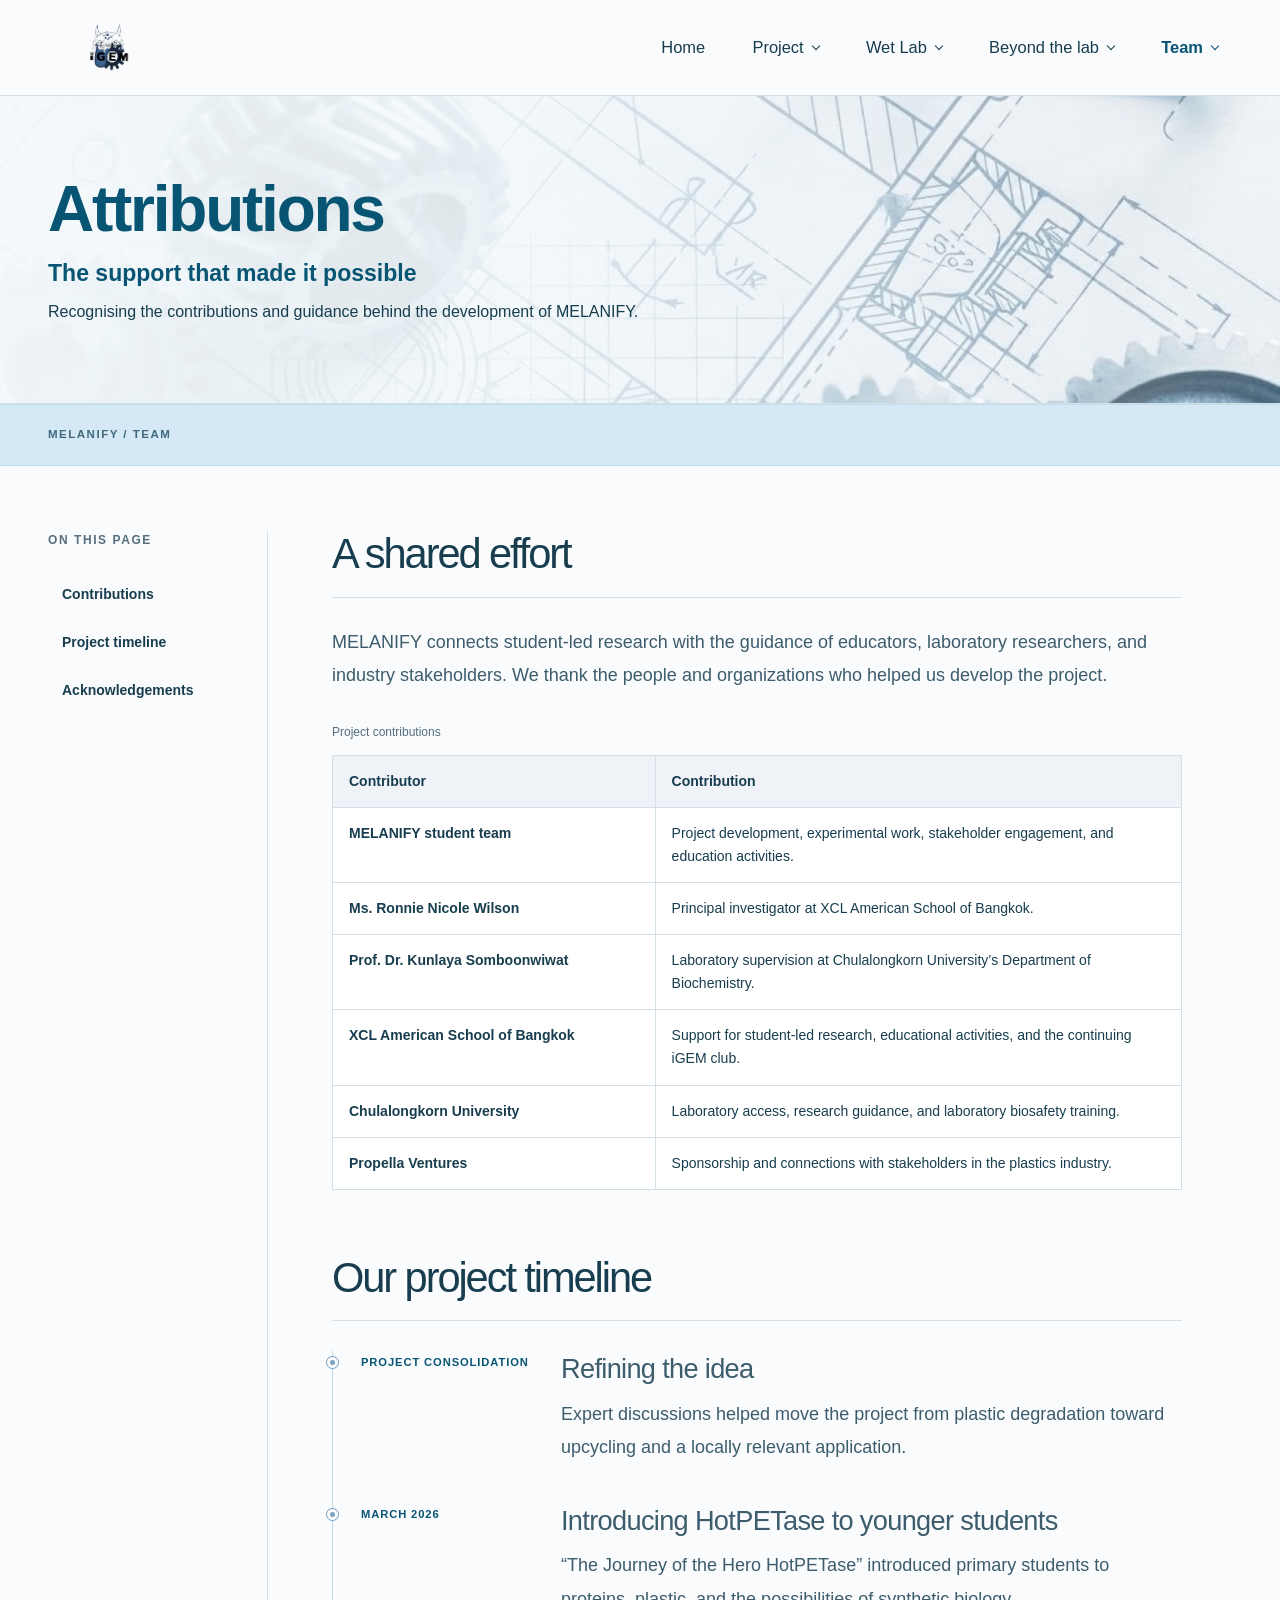
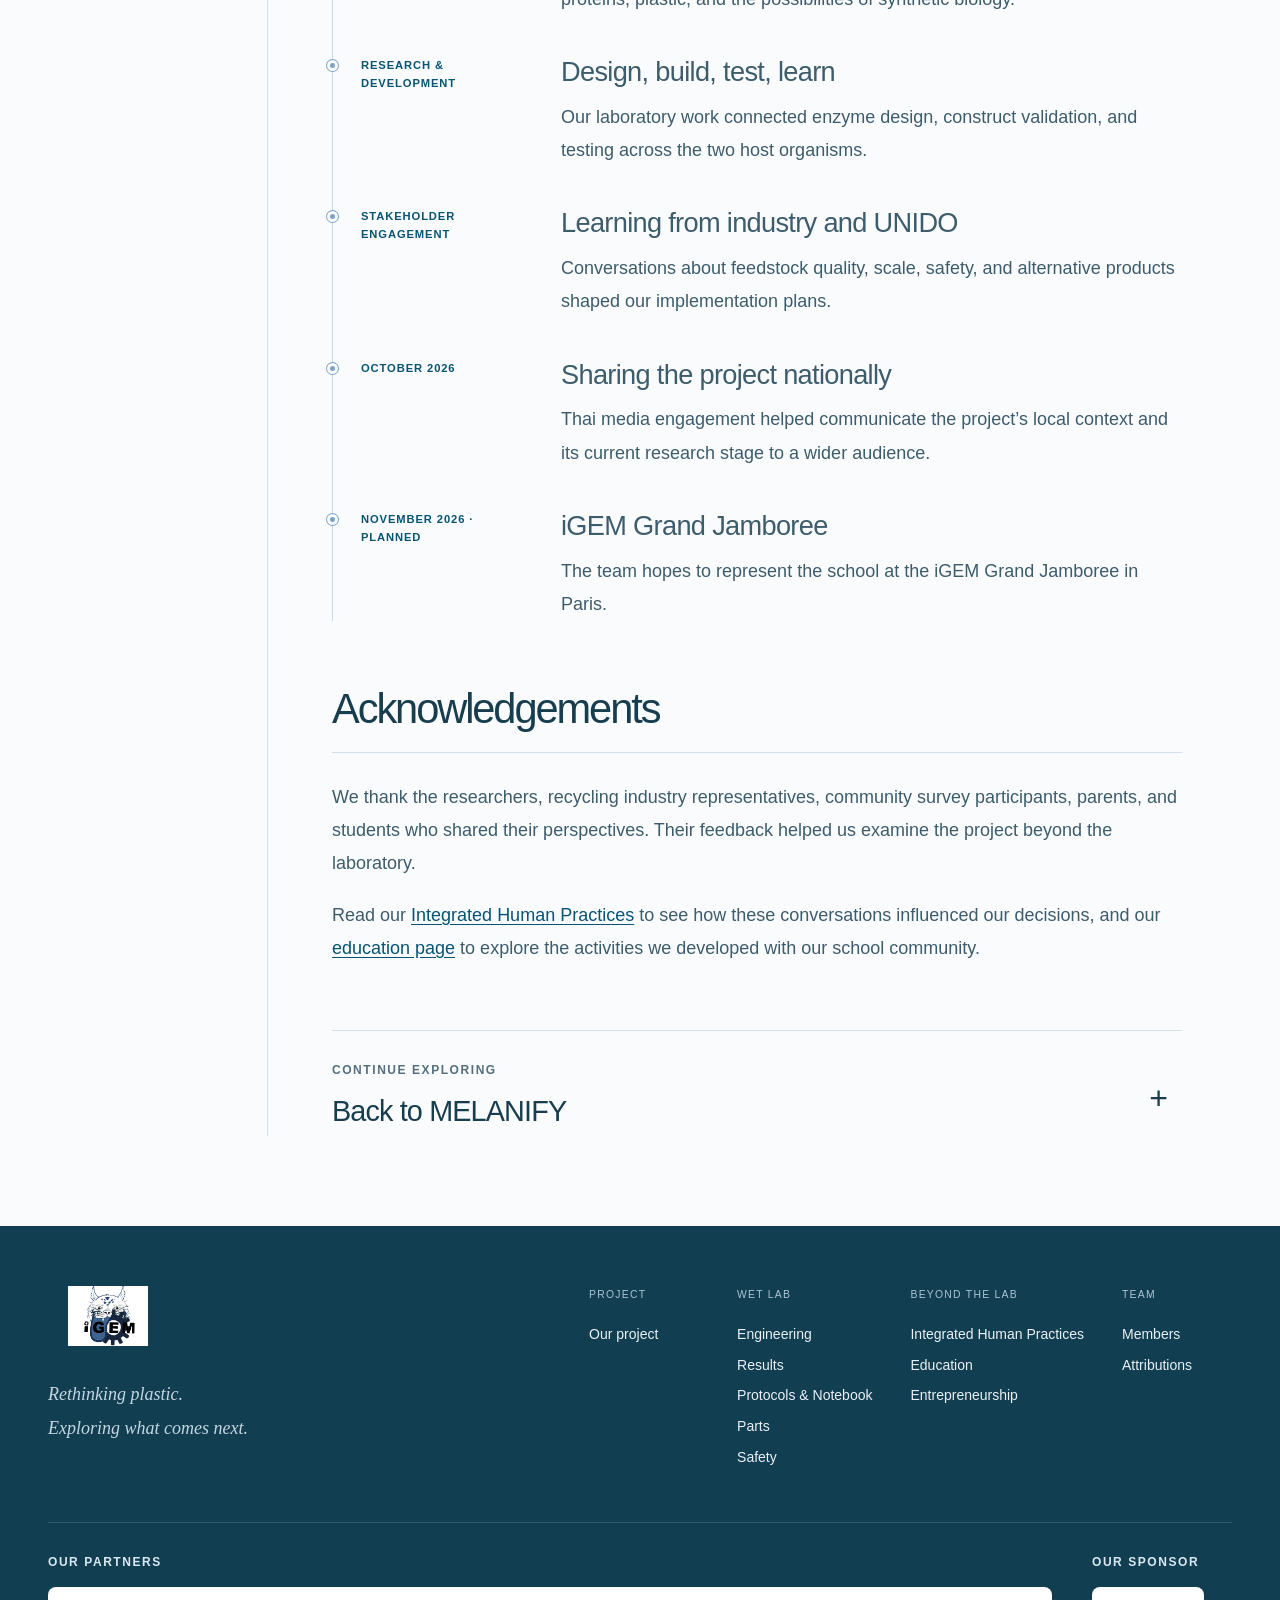
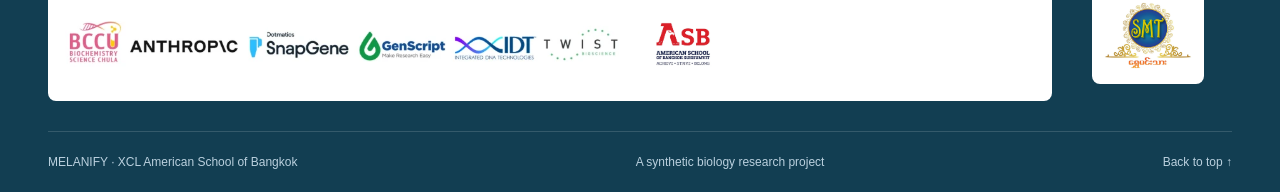
<file: attributions.html>
<!DOCTYPE html>
<html lang="en">
  <head>
    <meta charset="utf-8">
    <meta name="viewport" content="width=device-width, initial-scale=1">
    <meta name="theme-color" content="#075473">
    <meta name="description" content="Contributions, acknowledgements, and milestones from the development of MELANIFY.">
    <title>Attributions | MELANIFY</title>
    <link rel="icon" type="image/svg+xml" href="assets/favicon.svg">
    <link rel="stylesheet" href="styles.css">
    <link rel="stylesheet" href="supporting-pages.css">
    <script src="script.js" defer></script>
    <link rel="stylesheet" href="banner.css">
  <link rel="stylesheet" href="typography.css">
  <link rel="stylesheet" href="navigation-footer.css">
</head>
  <body data-page="attributions" class="support-page">
    <a class="skip-link" href="#main">Skip to content</a>
    <header class="site-header">
      <div class="header-inner">
        <!-- <a class="brand" href="index.html" aria-label="MELANIFY home"><span class="brand-mark" aria-hidden="true">m</span><span>MELANIFY<span class="brand-period">.</span></span></a> -->
          <a class="brand" href="index.html" aria-label="MELANIFY home">
        <img src="assets/logo-removebg-preview.png" alt="MELANIFY Logo" class="brand-logo" /></a>
        <button class="menu-toggle" type="button" aria-expanded="false" aria-controls="main-nav"><span></span><span></span><span class="sr-only">Toggle navigation</span></button>
        <nav id="main-nav" aria-label="Main navigation">
          <a href="index.html">Home</a>
          <details class="nav-group"><summary>Project<span class="chevron" aria-hidden="true"></span></summary><div class="nav-dropdown">
            <a href="description.html">Description: Problem Breakdown</a>
          </div></details>
          <details class="nav-group"><summary>Wet Lab<span class="chevron" aria-hidden="true"></span></summary><div class="nav-dropdown">
            <a href="engineering.html">Engineering</a>
            <a href="results.html">Results</a>
            <a href="protocols.html">Protocols &amp; Notebook</a>
            <a href="parts.html">Parts</a>
            <!-- <a href="implementation.html">Implementation</a> -->
            <a href="safety.html">Safety</a>
          </div></details>
          <details class="nav-group"><summary>Beyond the lab<span class="chevron" aria-hidden="true"></span></summary><div class="nav-dropdown">
            <a href="human-practices.html">Integrated Human Practices</a>
            <a href="education.html">Education</a>
            <a href="entrepreneurship.html">Entrepreneurship</a>
          </div></details>
          <details class="nav-group"><summary class="current">Team<span class="chevron" aria-hidden="true"></span></summary><div class="nav-dropdown">
            <a href="members.html">Members</a>
            <a href="attributions.html" aria-current="page">Attributions</a>
          </div></details>
        </nav>
      </div>
      <div class="reading-progress" aria-hidden="true"></div>
    </header>

    <section class="page-banner" id="top" aria-labelledby="page-title">
    <img src="images/banner.jpeg" alt="" width="1024" height="589" decoding="async" fetchpriority="high">
    <div class="page-banner-content wrap">
      <div class="page-banner-copy">
        <h1 id="page-title">Attributions</h1>
        <p class="page-banner-subtitle">The support that made it possible</p>
        <p class="page-banner-description">Recognising the contributions and guidance behind the development of MELANIFY.</p>
      </div>
    </div>
  </section>
    <main id="main">
      <!-- <section class="chapter-hero support-hero" id="top">
        <div class="wrap">
          <div class="breadcrumb"><a href="index.html">Home</a><span>/</span>Team<span>/</span>Attributions</div>
          <div class="eyebrow">Attributions</div>
          <h1>The support that<br>made it possible.</h1>
          <p>Contributions, acknowledgements, and milestones from the development of MELANIFY.</p>
        </div>
      </section> -->
      <div class="support-divider" aria-hidden="true"><span>MELANIFY / TEAM</span></div>
      <div class="article-layout wrap">
        <aside class="article-sidebar">
          <div class="toc-sticky">
            <span class="small-label">ON THIS PAGE</span>
            <nav class="toc" aria-label="Page contents">
              <a class="toc-primary" href="#contributions">Contributions</a>
              <a class="toc-primary" href="#timeline">Project timeline</a>
              <a class="toc-primary" href="#acknowledgements">Acknowledgements</a>
            </nav>
          </div>
        </aside>
        <article class="article-content" id="chapter-content">
          <h2 id="contributions">A shared effort</h2>
          <p>MELANIFY connects student-led research with the guidance of educators, laboratory researchers, and industry stakeholders. We thank the people and organizations who helped us develop the project.</p>
          <!-- Editable attribution template: update the descriptions and add individual team contributions as required. -->
          <div class="table-wrap attribution-table"><table><caption>Project contributions</caption><thead><tr><th scope="col">Contributor</th><th scope="col">Contribution</th></tr></thead><tbody>
            <tr><th scope="row">MELANIFY student team</th><td>Project development, experimental work, stakeholder engagement, and education activities.</td></tr>
            <tr><th scope="row">Ms. Ronnie Nicole Wilson</th><td>Principal investigator at XCL American School of Bangkok.</td></tr>
            <tr><th scope="row">Prof. Dr. Kunlaya Somboonwiwat</th><td>Laboratory supervision at Chulalongkorn University’s Department of Biochemistry.</td></tr>
            <tr><th scope="row">XCL American School of Bangkok</th><td>Support for student-led research, educational activities, and the continuing iGEM club.</td></tr>
            <tr><th scope="row">Chulalongkorn University</th><td>Laboratory access, research guidance, and laboratory biosafety training.</td></tr>
            <tr><th scope="row">Propella Ventures</th><td>Sponsorship and connections with stakeholders in the plastics industry.</td></tr>
          </tbody></table></div>
          <h2 id="timeline">Our project timeline</h2>
          <!-- Editable timeline: each list item is a self-contained milestone. -->
          <ol class="support-timeline">
            <li><span class="timeline-date">PROJECT CONSOLIDATION</span><div><h3>Refining the idea</h3><p>Expert discussions helped move the project from plastic degradation toward upcycling and a locally relevant application.</p></div></li>
            <li><span class="timeline-date">MARCH 2026</span><div><h3>Introducing HotPETase to younger students</h3><p>“The Journey of the Hero HotPETase” introduced primary students to proteins, plastic, and the possibilities of synthetic biology.</p></div></li>
            <li><span class="timeline-date">RESEARCH &amp; DEVELOPMENT</span><div><h3>Design, build, test, learn</h3><p>Our laboratory work connected enzyme design, construct validation, and testing across the two host organisms.</p></div></li>
            <li><span class="timeline-date">STAKEHOLDER ENGAGEMENT</span><div><h3>Learning from industry and UNIDO</h3><p>Conversations about feedstock quality, scale, safety, and alternative products shaped our implementation plans.</p></div></li>
            <li><span class="timeline-date">OCTOBER 2026</span><div><h3>Sharing the project nationally</h3><p>Thai media engagement helped communicate the project’s local context and its current research stage to a wider audience.</p></div></li>
            <li><span class="timeline-date">NOVEMBER 2026 · PLANNED</span><div><h3>iGEM Grand Jamboree</h3><p>The team hopes to represent the school at the iGEM Grand Jamboree in Paris.</p></div></li>
          </ol>
          <h2 id="acknowledgements">Acknowledgements</h2>
          <p>We thank the researchers, recycling industry representatives, community survey participants, parents, and students who shared their perspectives. Their feedback helped us examine the project beyond the laboratory.</p>
          <p>Read our <a href="human-practices.html">Integrated Human Practices</a> to see how these conversations influenced our decisions, and our <a href="education.html">education page</a> to explore the activities we developed with our school community.</p>
          <a class="next-chapter" href="index.html"><span><span class="small-label">CONTINUE EXPLORING</span><strong>Back to MELANIFY</strong></span><span class="next-plus" aria-hidden="true">+</span></a>
        </article>
      </div>
    </main>
    <footer class="site-footer">
    <div class="footer-top">

    <div><a class="brand" href="index.html" aria-label="MELANIFY home">
    <img src="images/logo2.jpeg" alt="MELANIFY Logo" style="width: 80px; height: auto; object-fit: contain;"></a>
        <p>Rethinking plastic.<br>Exploring what comes next.</p>
      </div>
      <nav class="footer-links" aria-label="Footer navigation">
        <div><span>PROJECT</span><a href="description.html">Our project</a></div>
        <div><span>WET LAB</span><a href="engineering.html">Engineering</a><a href="results.html">Results</a><a
            href="protocols.html">Protocols &amp; Notebook</a><a href="parts.html">Parts</a>

             <a href="safety.html">Safety</a></div>
        <div><span>BEYOND THE LAB</span><a href="human-practices.html">Integrated Human Practices</a><a
            href="education.html">Education</a><a href="entrepreneurship.html">Entrepreneurship</a></div>
        <div><span>TEAM</span><a href="members.html">Members</a><a href="attributions.html">Attributions</a></div>
      </nav>
    </div>
    <div class="footer-sponsor-row">
      <div class="footer-partners">
        <h2 class="eyebrow">OUR PARTNERS</h2>
        <div class="footer-partner-logos">
          <img class="partner-strip" src="assets/client-partners.webp" alt="BCCU Biochemistry Science Chula, Anthropic, SnapGene, GenScript, IDT, and Twist Bioscience" width="882" height="73" loading="lazy">
          <img class="school-logo" src="assets/client-asb.webp" alt="American School of Bangkok Sukhumvit" width="447" height="447" loading="lazy">
        </div>
      </div>
      <div class="sponsor-group">
        <h2 class="eyebrow">OUR SPONSOR</h2>
        <img src="assets/client-smt.webp" alt="SMT sponsor logo" width="1280" height="1080" loading="lazy">
      </div>
    </div>
    <div class="footer-bottom"><span>MELANIFY · XCL American School of Bangkok</span><span>A synthetic biology research
        project</span><a href="#top">Back to top ↑</a></div>
  </footer>
  </body>
</html>
</file>
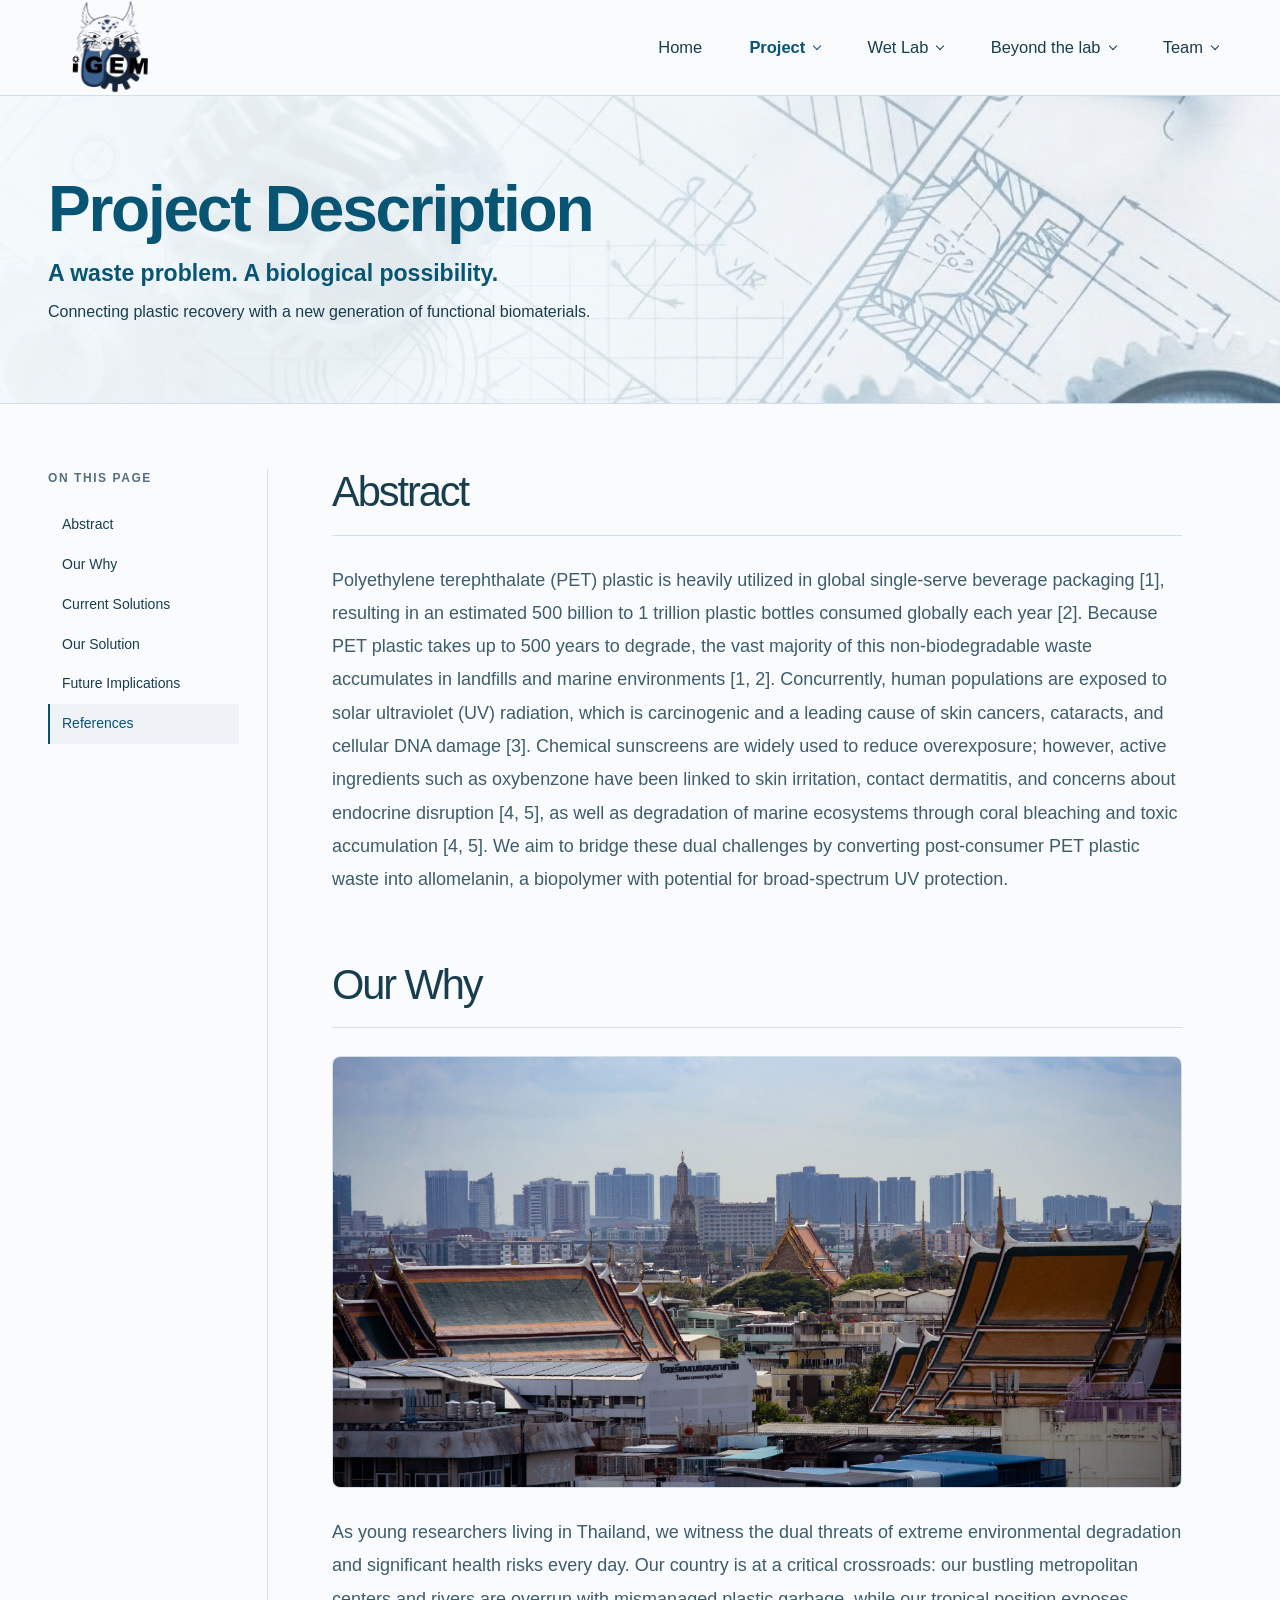
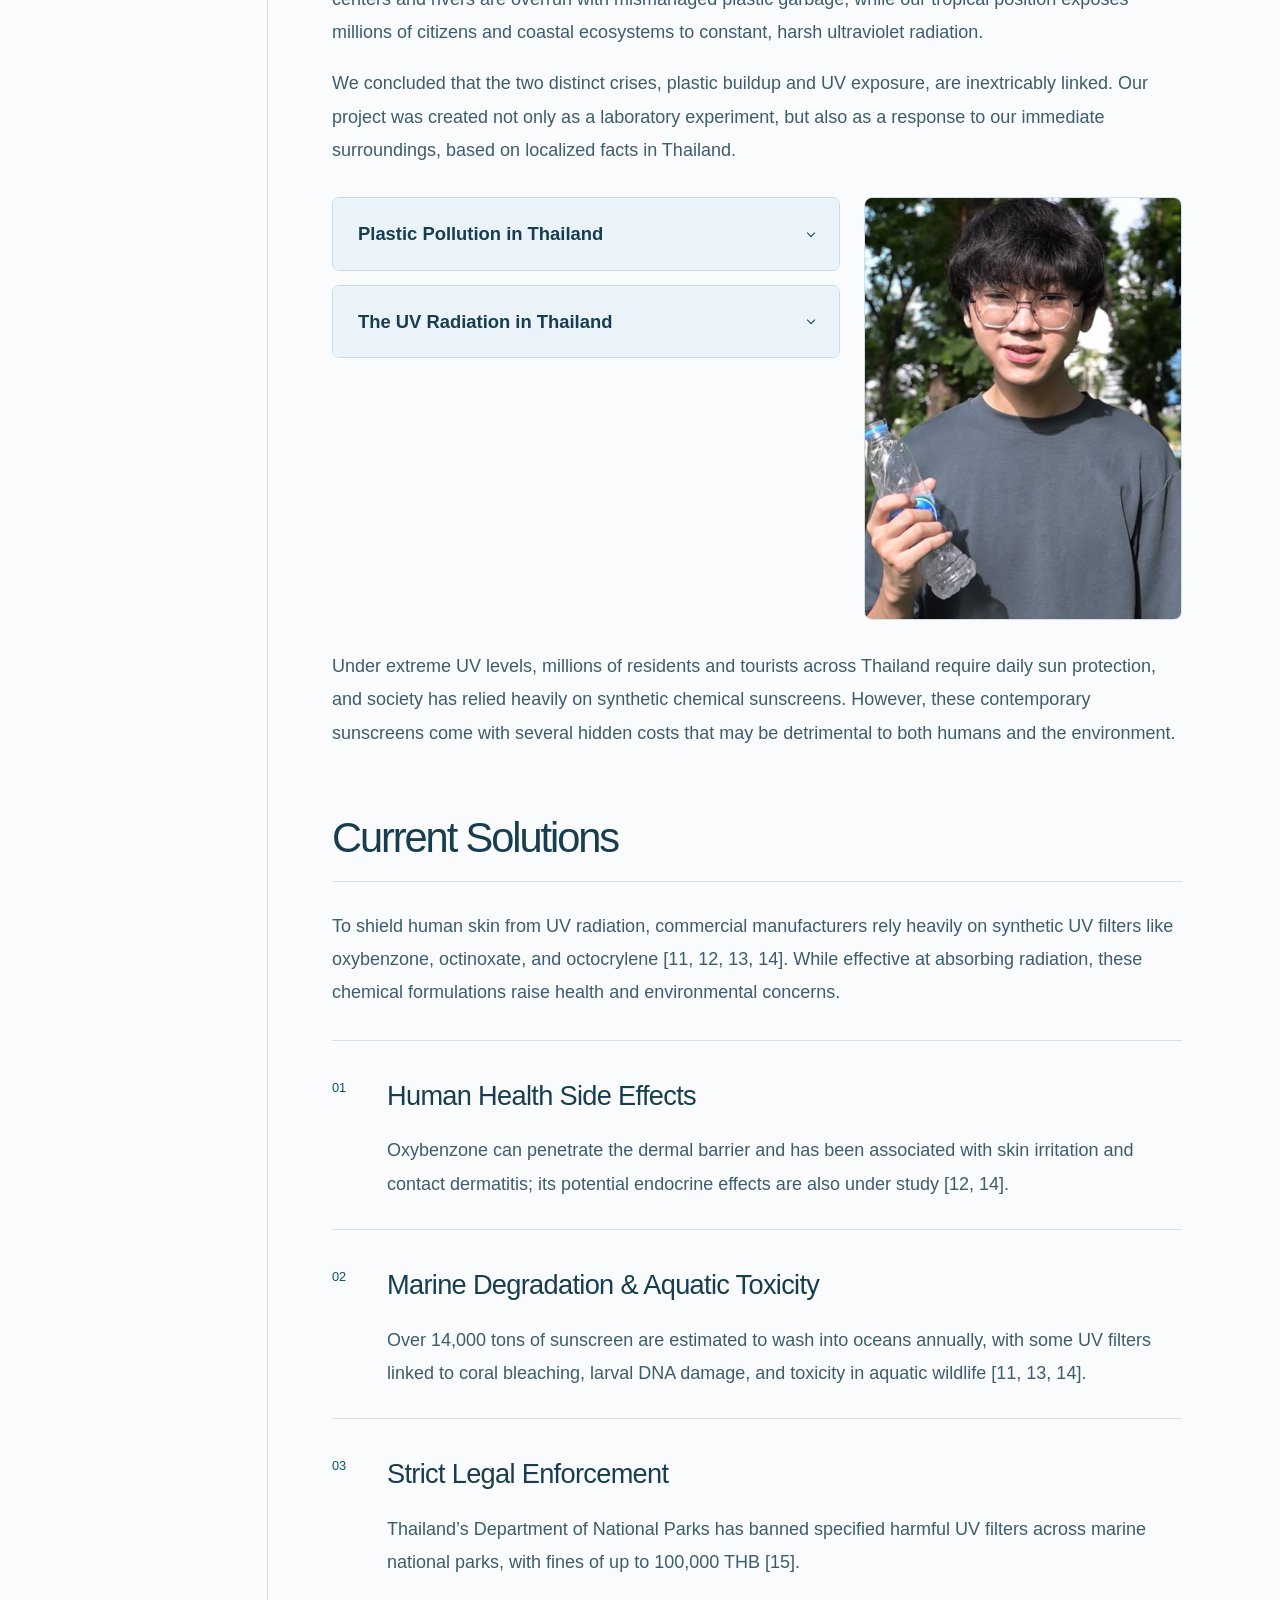
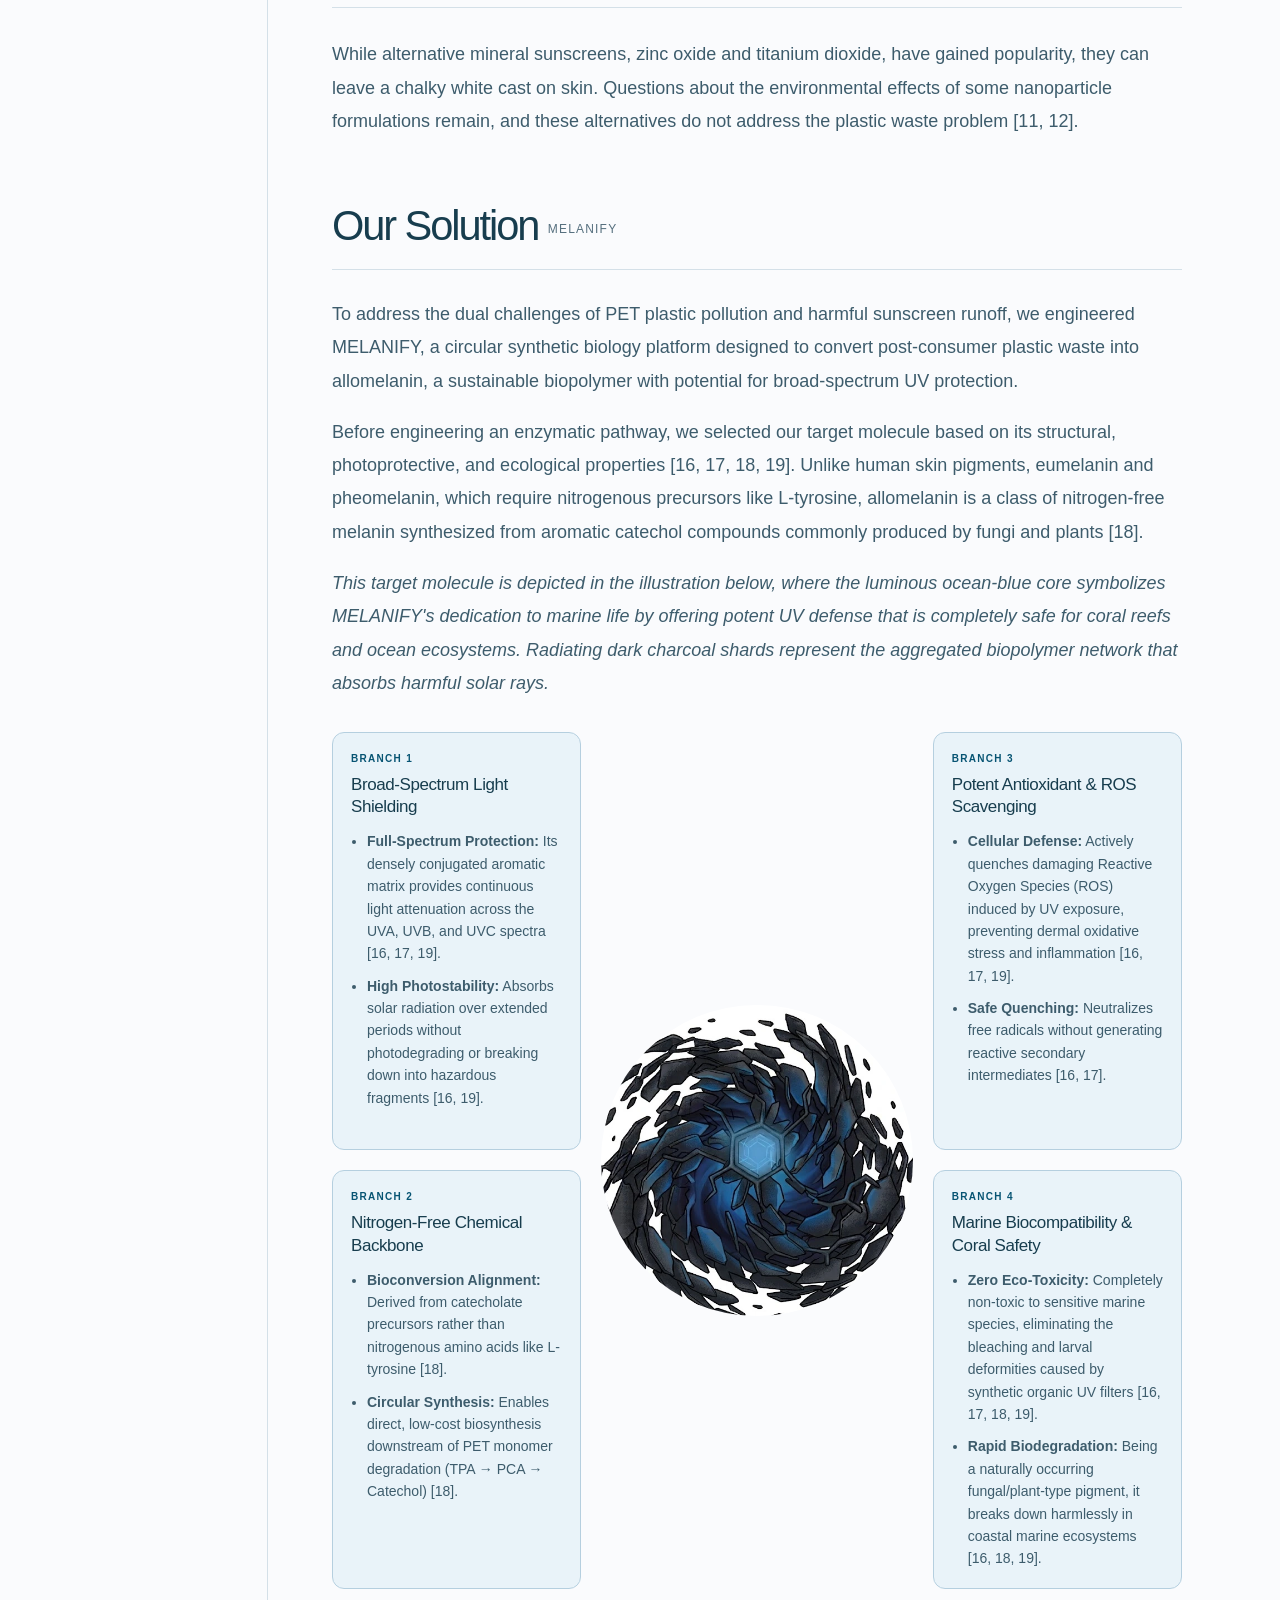
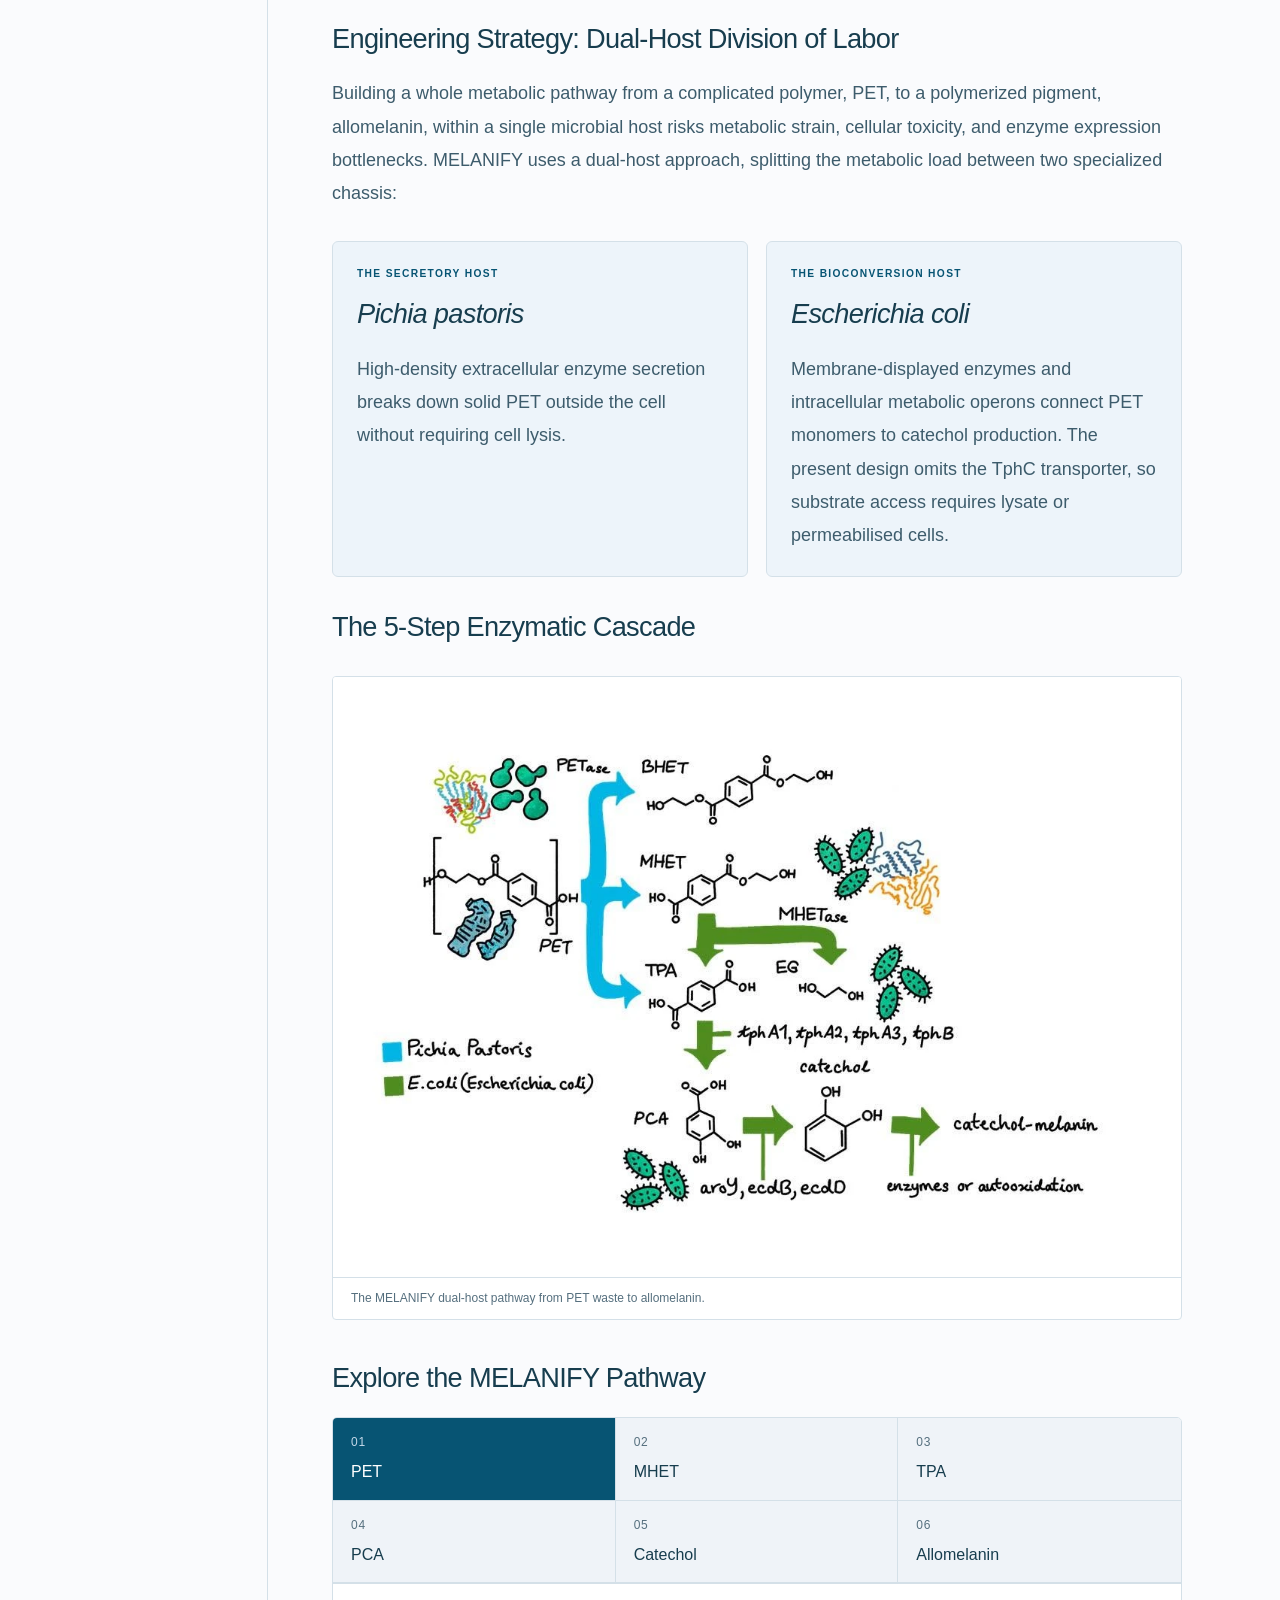
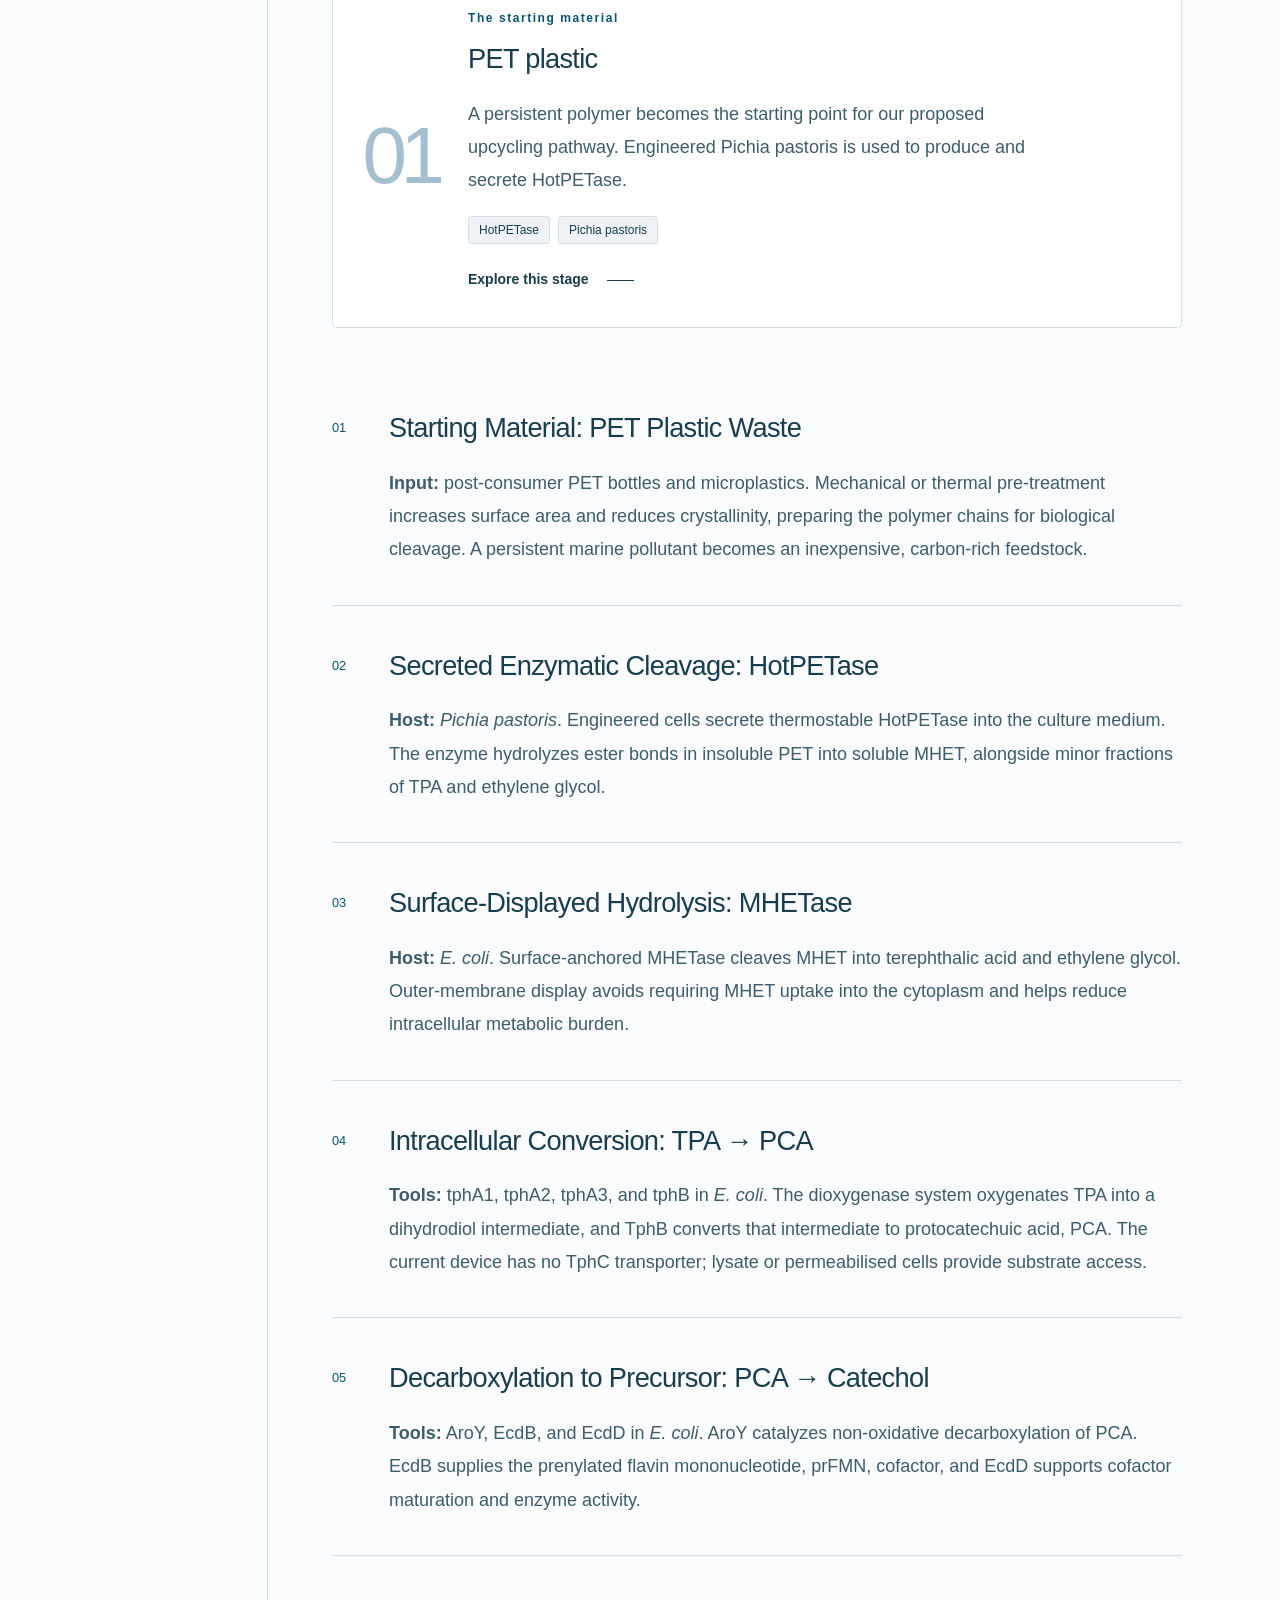
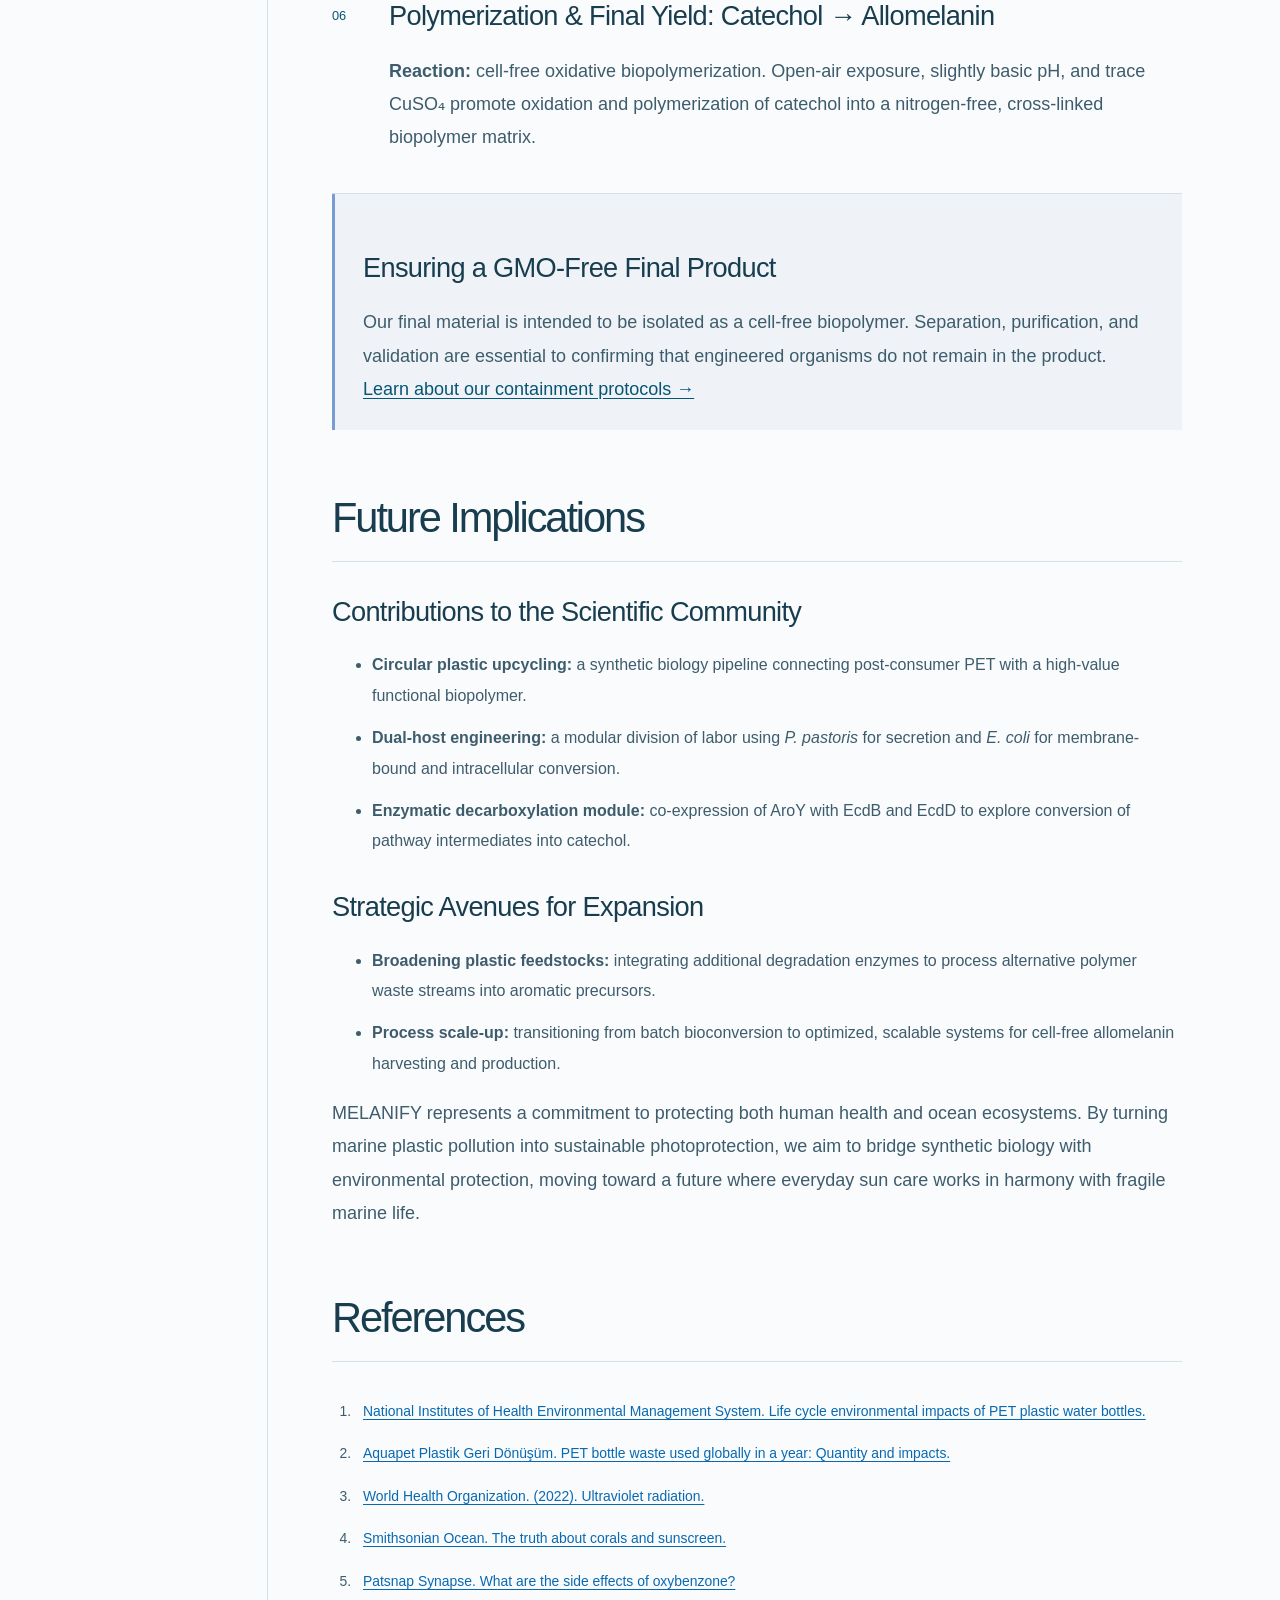
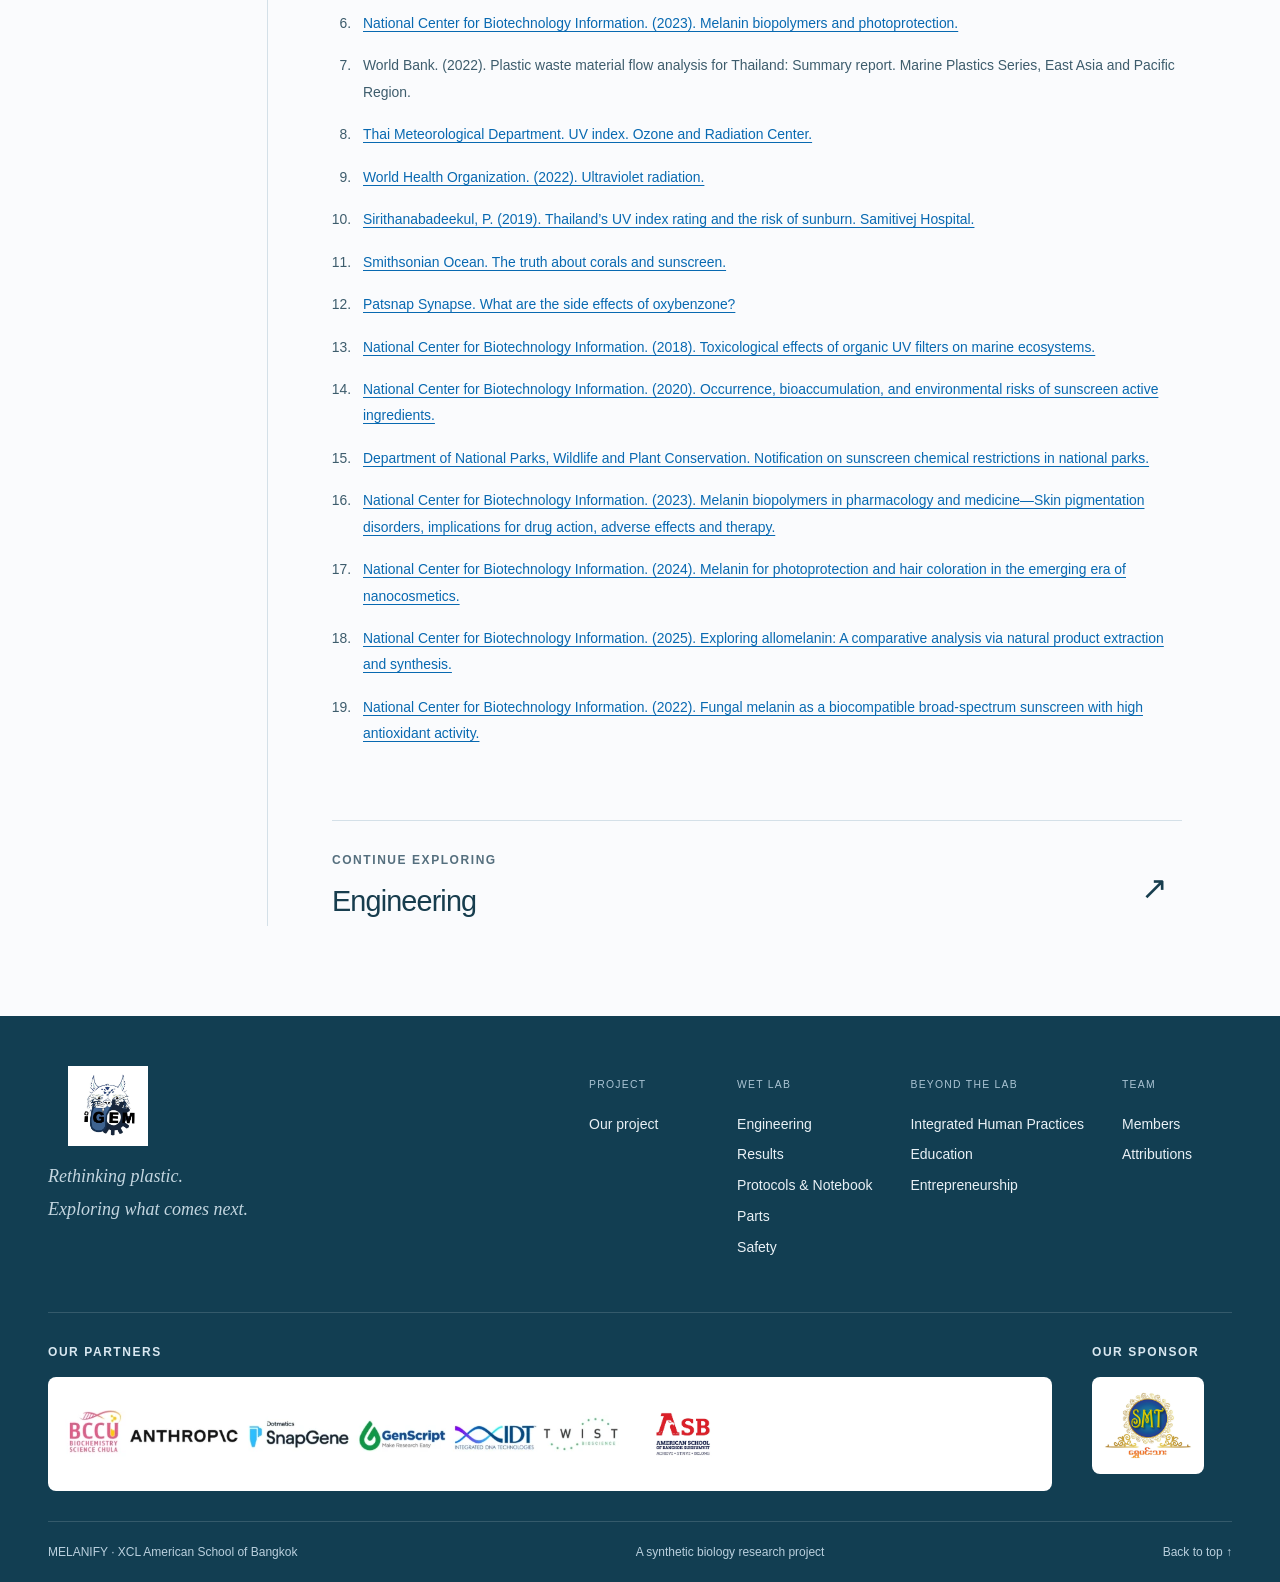
<file: description.html>
<!DOCTYPE html>
<html lang="en">
  <head>
    <meta charset="utf-8">
    <meta name="viewport" content="width=device-width, initial-scale=1">
    <meta name="theme-color" content="#075473">
    <meta name="description" content="MELANIFY explores a biological pathway from PET plastic waste to allomelanin. Discover our engineering, research and community work.">
    <title>Project Description | MELANIFY</title>
    <link rel="icon" type="image/svg+xml" href="assets/favicon.svg">
    <link rel="stylesheet" href="styles.css">
    <script src="script.js" defer=""></script>
    <style>
        .brand {
    display: flex;
    align-items: center;
    overflow: visible;
}
.brand-logo {
    width: 200px;
    height: auto;
    object-fit: contain;
}
    </style>
    <link rel="stylesheet" href="banner.css">
  <link rel="stylesheet" href="typography.css">
  <link rel="stylesheet" href="description.css">
  <link rel="stylesheet" href="navigation-footer.css">
</head>
  <body data-page="description">
    <a class="skip-link" href="#main">Skip to content</a>
    <header class="site-header">
      <div class="header-inner">
        <!-- <a class="brand" href="index.html" aria-label="MELANIFY home"><span class="brand-mark" aria-hidden="true">m</span><span>MELANIFY<span class="brand-period">.</span></span></a> -->
          <a class="brand" href="index.html" aria-label="MELANIFY home">
        <img src="assets/logo-removebg-preview.png" alt="MELANIFY Logo" class="brand-logo" /></a>
        <button class="menu-toggle" type="button" aria-expanded="false" aria-controls="main-nav"><span></span><span></span><span class="sr-only">Toggle navigation</span></button>
        <nav id="main-nav" aria-label="Main navigation">
          <a href="index.html">Home</a>
          <details class="nav-group"><summary class="current">Project<span class="chevron" aria-hidden="true"></span></summary><div class="nav-dropdown">
            <a href="description.html" aria-current="page">Description: Problem Breakdown</a>
          </div></details>
          <details class="nav-group"><summary>Wet Lab<span class="chevron" aria-hidden="true"></span></summary><div class="nav-dropdown">
            <a href="engineering.html">Engineering</a>
            <a href="results.html">Results</a>
            <a href="protocols.html">Protocols &amp; Notebook</a>
            <a href="parts.html">Parts</a>
            <a href="implementation.html">Implementation</a>
            <a href="safety.html">Safety</a>
          </div></details>
          <details class="nav-group"><summary>Beyond the lab<span class="chevron" aria-hidden="true"></span></summary><div class="nav-dropdown">
            <a href="human-practices.html">Integrated Human Practices</a>
            <a href="education.html">Education</a>
            <!-- <a href="entrepreneurship.html">Entrepreneurship</a> -->
          </div></details>
          <details class="nav-group"><summary>Team<span class="chevron" aria-hidden="true"></span></summary><div class="nav-dropdown">
            <a href="members.html">Members</a>
            <a href="attributions.html">Attributions</a>
          </div></details>
        </nav>
      </div>
      <div class="reading-progress" aria-hidden="true"></div>
    </header>

<section class="page-banner" id="top" aria-labelledby="page-title">
    <img src="images/banner.jpeg" alt="" width="1024" height="589" decoding="async" fetchpriority="high">
    <div class="page-banner-content wrap">
      <div class="page-banner-copy">
        <h1 id="page-title">Project Description</h1>
        <p class="page-banner-subtitle">A waste problem. A biological possibility.</p>
        <p class="page-banner-description">Connecting plastic recovery with a new generation of functional biomaterials.</p>
      </div>
    </div>
  </section>



    <main id="main">

      <!-- <section class="chapter-hero photo-hero" id="top"><div class="wrap"><div class="breadcrumb"><a href="index.html">Home</a><span>/</span>Project</div><div class="eyebrow">PROJECT DESCRIPTION</div><h1>A waste problem.<br><em>A biological possibility.</em></h1><p>Connecting plastic recovery with a new generation of functional biomaterials.</p></div></section> -->
      <div class="article-layout wrap"><aside class="article-sidebar"><div class="toc-sticky"><span class="small-label">ON THIS PAGE</span><nav class="toc" aria-label="Chapter contents"><a href="#abstract">Abstract</a><a href="#our-why">Our Why</a><a href="#current-solutions">Current Solutions</a><a href="#our-solution">Our Solution</a><a href="#future-implications">Future Implications</a><a href="#references">References</a></nav></div></aside>
      <article class="article-content" id="chapter-content">
        <h2 id="abstract">Abstract</h2>
        <p>Polyethylene terephthalate (PET) plastic is heavily utilized in global single-serve beverage packaging [1], resulting in an estimated 500 billion to 1 trillion plastic bottles consumed globally each year [2]. Because PET plastic takes up to 500 years to degrade, the vast majority of this non-biodegradable waste accumulates in landfills and marine environments [1, 2]. Concurrently, human populations are exposed to solar ultraviolet (UV) radiation, which is carcinogenic and a leading cause of skin cancers, cataracts, and cellular DNA damage [3]. Chemical sunscreens are widely used to reduce overexposure; however, active ingredients such as oxybenzone have been linked to skin irritation, contact dermatitis, and concerns about endocrine disruption [4, 5], as well as degradation of marine ecosystems through coral bleaching and toxic accumulation [4, 5]. We aim to bridge these dual challenges by converting post-consumer PET plastic waste into allomelanin, a biopolymer with potential for broad-spectrum UV protection.</p>
        <h2 id="our-why">Our Why</h2>
        <figure class="why-photo">
          <!-- <img src="assets/client-community-consultation-1.webp" alt="MELANIFY students discussing their research together" width="1800" height="1013" loading="lazy"> -->
          <img src="images/bangkok.jpg" alt="MELANIFY students discussing their research together" width="1800" height="1013" loading="lazy">

        </figure>
        <p>As young researchers living in Thailand, we witness the dual threats of extreme environmental degradation and significant health risks every day. Our country is at a critical crossroads: our bustling metropolitan centers and rivers are overrun with mismanaged plastic garbage, while our tropical position exposes millions of citizens and coastal ecosystems to constant, harsh ultraviolet radiation.</p>
        <p>We concluded that the two distinct crises, plastic buildup and UV exposure, are inextricably linked. Our project was created not only as a laboratory experiment, but also as a response to our immediate surroundings, based on localized facts in Thailand.</p>
        <div class="local-context-layout">
          <div class="context-accordions">
          <details class="context-detail"><summary>Plastic Pollution in Thailand <span class="chevron" aria-hidden="true"></span></summary><div><p>Despite a reported 88.8% municipal waste collection rate, Thailand generates an estimated 428 kilotons of mismanaged plastic waste annually due to collection gaps and unsanitary disposal facilities [7]. While rural areas produce 70.1% of the waste exposed to environmental wash-off, extreme urban density makes Bangkok a critical leakage point [7]. Within Thailand’s high-priority river catchments, just 10 districts in and around Bangkok account for 51.7% of all exposed mismanaged plastic [7].</p><p>Massive volumes of this uncollected waste are dumped directly into waterways like the Chao Phraya River [7]. Once in the river system, 47.6% of this plastic flows into the ocean, resulting in an average marine discharge of 9.3 kilotons annually [7]. This figure surges to 14.3 kilotons during the rainy season, heavily contaminating vulnerable coastal ecosystems [7].</p></div></details>
          <details class="context-detail"><summary>The UV Radiation in Thailand <span class="chevron" aria-hidden="true"></span></summary><div><p>Thailand endures severe year-round solar radiation, with the national UV index averaging 11 and 12 annually and surging to extreme levels between 13 and 14 across the country during the March hot season [8, 10]. Across major provinces like Bangkok and Phuket, a mere 15 to 20 minutes of midday exposure can trigger acute sunburn [10]. The World Health Organization classifies ultraviolet radiation as a carcinogen that damages cellular DNA and can affect the skin, eyes, and immune system [9]. Over time, chronic exposure leads to severe health conditions, including cataracts, premature skin aging, and skin cancers [9]. Because global health guidelines recommend sun protection at a UV index of 3 or above [9], Thailand’s extreme solar radiation levels make daily sun protection essential for millions of outdoor workers and residents.</p><figure class="research-figure"><a class="figure-open" href="assets/figure-4-4.webp" data-image="assets/figure-4-4.webp" data-alt="UV Index Map of Thailand in March 2026" target="_blank" rel="noopener"><img src="assets/figure-4-4.webp" alt="UV Index Map of Thailand in March 2026, showing high to extreme levels" width="875" height="825" loading="lazy"><span class="figure-zoom">View full size</span></a><figcaption>Figure 1. UV Index Map of Thailand in March 2026 [8].</figcaption></figure></div></details>
        </div>
          <figure class="context-photo">
            <img src="images/kelvin.jpg" alt="MELANIFY team members taking part in a research consultation" width="1800" height="1013" loading="lazy">
          </figure>
        </div>
        <p>Under extreme UV levels, millions of residents and tourists across Thailand require daily sun protection, and society has relied heavily on synthetic chemical sunscreens. However, these contemporary sunscreens come with several hidden costs that may be detrimental to both humans and the environment.</p>
        <h2 id="current-solutions">Current Solutions</h2>
        <p>To shield human skin from UV radiation, commercial manufacturers rely heavily on synthetic UV filters like oxybenzone, octinoxate, and octocrylene [11, 12, 13, 14]. While effective at absorbing radiation, these chemical formulations raise health and environmental concerns.</p>
        <div class="solution-issues"><section><span class="issue-number">01</span><h3>Human Health Side Effects</h3><p>Oxybenzone can penetrate the dermal barrier and has been associated with skin irritation and contact dermatitis; its potential endocrine effects are also under study [12, 14].</p></section><section><span class="issue-number">02</span><h3>Marine Degradation &amp; Aquatic Toxicity</h3><p>Over 14,000 tons of sunscreen are estimated to wash into oceans annually, with some UV filters linked to coral bleaching, larval DNA damage, and toxicity in aquatic wildlife [11, 13, 14].</p></section><section><span class="issue-number">03</span><h3>Strict Legal Enforcement</h3><p>Thailand’s Department of National Parks has banned specified harmful UV filters across marine national parks, with fines of up to 100,000 THB [15].</p></section></div>
        <p>While alternative mineral sunscreens, zinc oxide and titanium dioxide, have gained popularity, they can leave a chalky white cast on skin. Questions about the environmental effects of some nanoparticle formulations remain, and these alternatives do not address the plastic waste problem [11, 12].</p>
        <h2 id="our-solution">Our Solution <span class="heading-aside">MELANIFY</span></h2>
        <p>To address the dual challenges of PET plastic pollution and harmful sunscreen runoff, we engineered MELANIFY, a circular synthetic biology platform designed to convert post-consumer plastic waste into allomelanin, a sustainable biopolymer with potential for broad-spectrum UV protection.</p>
        <p>Before engineering an enzymatic pathway, we selected our target molecule based on its structural, photoprotective, and ecological properties [16, 17, 18, 19]. Unlike human skin pigments, eumelanin and pheomelanin, which require nitrogenous precursors like L-tyrosine, allomelanin is a class of nitrogen-free melanin synthesized from aromatic catechol compounds commonly produced by fungi and plants [18].</p>
        <p><i>This target molecule is depicted in the illustration below, where the luminous ocean-blue core symbolizes MELANIFY's dedication to marine life by offering potent UV defense that is completely safe for coral reefs and ocean ecosystems. Radiating dark charcoal shards represent the aggregated biopolymer network that absorbs harmful solar rays.</i></p>


         <section class="allomelanin-diagram" aria-label="Four properties of allomelanin">
          <figure class="melanin-core"><img src="assets/allomelanin-structure.webp" alt="Conceptual allomelanin structure connecting its four material properties" width="1024" height="559" loading="lazy"></figure>
          <div class="melanin-branches">
          <section class="melanin-branch melanin-branch-top">
            <span class="eyebrow">BRANCH 1</span>
            <h3>Broad-Spectrum Light Shielding</h3>
            <ul><li><strong>Full-Spectrum Protection:</strong> Its densely conjugated aromatic matrix provides continuous light attenuation across the UVA, UVB, and UVC spectra [16, 17, 19].</li><li><strong>High Photostability:</strong> Absorbs solar radiation over extended periods without photodegrading or breaking down into hazardous fragments [16, 19].</li></ul>
          </section>
          <section class="melanin-branch melanin-branch-left">
            <span class="eyebrow">BRANCH 2</span>
            <h3>Nitrogen-Free Chemical Backbone</h3>
            <ul><li><strong>Bioconversion Alignment:</strong> Derived from catecholate precursors rather than nitrogenous amino acids like L-tyrosine [18].</li><li><strong>Circular Synthesis:</strong> Enables direct, low-cost biosynthesis downstream of PET monomer degradation (TPA → PCA → Catechol) [18].</li></ul>
          </section>
          <section class="melanin-branch melanin-branch-right">
            <span class="eyebrow">BRANCH 3</span>
            <h3>Potent Antioxidant &amp; ROS Scavenging</h3>
            <ul><li><strong>Cellular Defense:</strong> Actively quenches damaging Reactive Oxygen Species (ROS) induced by UV exposure, preventing dermal oxidative stress and inflammation [16, 17, 19].</li><li><strong>Safe Quenching:</strong> Neutralizes free radicals without generating reactive secondary intermediates [16, 17].</li></ul>
          </section>
          <section class="melanin-branch melanin-branch-bottom">
            <span class="eyebrow">BRANCH 4</span>
            <h3>Marine Biocompatibility &amp; Coral Safety</h3>
            <ul><li><strong>Zero Eco-Toxicity:</strong> Completely non-toxic to sensitive marine species, eliminating the bleaching and larval deformities caused by synthetic organic UV filters [16, 17, 18, 19].</li><li><strong>Rapid Biodegradation:</strong> Being a naturally occurring fungal/plant-type pigment, it breaks down harmlessly in coastal marine ecosystems [16, 18, 19].</li></ul>
          </section>
          </div>
        </section>



        <h3>Engineering Strategy: Dual-Host Division of Labor</h3><p>Building a whole metabolic pathway from a complicated polymer, PET, to a polymerized pigment, allomelanin, within a single microbial host risks metabolic strain, cellular toxicity, and enzyme expression bottlenecks. MELANIFY uses a dual-host approach, splitting the metabolic load between two specialized chassis:</p>
        <div class="host-grid"><section><span class="eyebrow">THE SECRETORY HOST</span><h3><i>Pichia pastoris</i></h3><p>High-density extracellular enzyme secretion breaks down solid PET outside the cell without requiring cell lysis.</p></section><section><span class="eyebrow">THE BIOCONVERSION HOST</span><h3><i>Escherichia coli</i></h3><p>Membrane-displayed enzymes and intracellular metabolic operons connect PET monomers to catechol production. The present design omits the TphC transporter, so substrate access requires lysate or permeabilised cells.</p></section></div>
        <h3>The 5-Step Enzymatic Cascade</h3><figure class="research-figure"><a class="figure-open" href="assets/client-enzymatic-cascade.webp" data-image="assets/client-enzymatic-cascade.webp" data-alt="Dual-host enzymatic cascade from PET plastic to catechol-melanin" target="_blank" rel="noopener"><img src="assets/client-enzymatic-cascade.webp" alt="MELANIFY pathway showing PETase, MHETase, Tph enzymes, and AroY converting PET into catechol-melanin" loading="lazy" width="1080" height="750"><span class="figure-zoom">View full size</span></a><figcaption>The MELANIFY dual-host pathway from PET waste to allomelanin.</figcaption></figure>
        <div class="description-pathway"><h3>Explore the MELANIFY Pathway</h3><div class="pathway-explorer" data-reveal="">
          <nav class="pathway-tabs" aria-label="Explore pathway stages">
            <a id="pathway-tab-0" class="pathway-tab" href="#pathway-panel-0" data-stage="0" ><span>01</span>PET</a>
            <a id="pathway-tab-1" class="pathway-tab" href="#pathway-panel-1" data-stage="1" ><span>02</span>MHET</a>
            <a id="pathway-tab-2" class="pathway-tab" href="#pathway-panel-2" data-stage="2" ><span>03</span>TPA</a>
            <a id="pathway-tab-3" class="pathway-tab" href="#pathway-panel-3" data-stage="3" ><span>04</span>PCA</a>
            <a id="pathway-tab-4" class="pathway-tab" href="#pathway-panel-4" data-stage="4" ><span>05</span>Catechol</a>
            <a id="pathway-tab-5" class="pathway-tab" href="#pathway-panel-5" data-stage="5"><span>06</span>Allomelanin</a>
          </nav>
          <div class="pathway-panel" id="pathway-panel-0" aria-label="PET">
            <div class="stage-number" aria-hidden="true">01</div>
            <div class="stage-copy">
              <span class="eyebrow">The starting material</span>
              <h3>PET plastic</h3>
              <p>A persistent polymer becomes the starting point for our proposed upcycling pathway. Engineered Pichia pastoris is used to produce and secrete HotPETase.</p>
              <div class="stage-tags">
                <span>HotPETase</span>
                <span>Pichia pastoris</span>
              </div>
              <a class="text-link" href="engineering.html#hotpetase">Explore this stage<span class="link-line"></span></a>
            </div>
          </div>
          <div class="pathway-panel" id="pathway-panel-1" aria-label="MHET">
            <div class="stage-number" aria-hidden="true">02</div>
            <div class="stage-copy">
              <span class="eyebrow">Breaking the polymer down</span>
              <h3>MHET</h3>
              <p>HotPETase begins PET degradation. Surface-displayed MHETase is intended to convert the resulting MHET into terephthalic acid.</p>
              <div class="stage-tags">
                <span>InaVN–MHETase</span>
                <span>E. coli</span>
              </div>
              <a class="text-link" href="engineering.html#inavn-mhetase">Explore this stage<span class="link-line"></span></a>
            </div>
          </div>
          <div class="pathway-panel" id="pathway-panel-2" aria-label="TPA">
            <div class="stage-number" aria-hidden="true">03</div>
            <div class="stage-copy">
              <span class="eyebrow">Connecting recovery to upcycling</span>
              <h3>Terephthalic acid</h3>
              <p>The tphA1, tphA2, tphA3 and tphB pathway is designed to convert recovered TPA into protocatechuate, connecting PET degradation with a downstream biological route.</p>
              <div class="stage-tags">
                <span>TphA1 / A2 / A3 / B</span>
                <span>E. coli</span>
              </div>
              <a class="text-link" href="engineering.html#tpa-to-pca">Explore this stage<span class="link-line"></span></a>
            </div>
          </div>
          <div class="pathway-panel" id="pathway-panel-3" aria-label="PCA">
            <div class="stage-number" aria-hidden="true">04</div>
            <div class="stage-copy">
              <span class="eyebrow">A new biochemical direction</span>
              <h3>Protocatechuate</h3>
              <p>PCA is the intermediate that connects the TPA pathway to catechol production. AroY performs the decarboxylation step with cofactor support from EcdB and EcdD.</p>
              <div class="stage-tags">
                <span>AroY / EcdB / EcdD</span>
                <span>Cofactor-supported conversion</span>
              </div>
              <a class="text-link" href="engineering.html#aroy-ecdb-ecdd">Explore this stage<span class="link-line"></span></a>
            </div>
          </div>
          <div class="pathway-panel" id="pathway-panel-4" aria-label="Catechol">
            <div class="stage-number" aria-hidden="true">05</div>
            <div class="stage-copy">
              <span class="eyebrow">The pigment precursor</span>
              <h3>Catechol</h3>
              <p>Catechol is the precursor for the final material. Oxidation and polymerization form the next stage of the proposed MELANIFY pathway.</p>
              <div class="stage-tags">
                <span>Oxidation &amp; polymerization</span>
                <span>Material formation</span>
              </div>
              <a class="text-link" href="#our-solution">Explore this stage<span class="link-line"></span></a>
            </div>
          </div>
          <div class="pathway-panel" id="pathway-panel-5" aria-label="Allomelanin">
            <div class="stage-number" aria-hidden="true">06</div>
            <div class="stage-copy">
              <span class="eyebrow">A functional biomaterial</span>
              <h3>Allomelanin</h3>
              <p>The pathway aims to produce catechol-melanin, or allomelanin. Its potential as a UV-shielding material is a research direction that requires further material and safety validation.</p>
              <div class="stage-tags">
                <span>Catechol-melanin</span>
                <span>Potential UV-shielding pigment</span>
              </div>
              <a class="text-link" href="#our-solution">Explore this stage<span class="link-line"></span></a>
            </div>
          </div>
        </div>
      </div>
        <div class="cascade-steps">
          <section><span>01</span><div><h3>Starting Material: PET Plastic Waste</h3><p><strong>Input:</strong> post-consumer PET bottles and microplastics. Mechanical or thermal pre-treatment increases surface area and reduces crystallinity, preparing the polymer chains for biological cleavage. A persistent marine pollutant becomes an inexpensive, carbon-rich feedstock.</p></div></section>
          <section><span>02</span><div><h3>Secreted Enzymatic Cleavage: HotPETase</h3><p><strong>Host:</strong> <i>Pichia pastoris</i>. Engineered cells secrete thermostable HotPETase into the culture medium. The enzyme hydrolyzes ester bonds in insoluble PET into soluble MHET, alongside minor fractions of TPA and ethylene glycol.</p></div></section>
          <section><span>03</span><div><h3>Surface-Displayed Hydrolysis: MHETase</h3><p><strong>Host:</strong> <i>E. coli</i>. Surface-anchored MHETase cleaves MHET into terephthalic acid and ethylene glycol. Outer-membrane display avoids requiring MHET uptake into the cytoplasm and helps reduce intracellular metabolic burden.</p></div></section>
          <section><span>04</span><div><h3>Intracellular Conversion: TPA → PCA</h3><p><strong>Tools:</strong> tphA1, tphA2, tphA3, and tphB in <i>E. coli</i>. The dioxygenase system oxygenates TPA into a dihydrodiol intermediate, and TphB converts that intermediate to protocatechuic acid, PCA. The current device has no TphC transporter; lysate or permeabilised cells provide substrate access.</p></div></section>
          <section><span>05</span><div><h3>Decarboxylation to Precursor: PCA → Catechol</h3><p><strong>Tools:</strong> AroY, EcdB, and EcdD in <i>E. coli</i>. AroY catalyzes non-oxidative decarboxylation of PCA. EcdB supplies the prenylated flavin mononucleotide, prFMN, cofactor, and EcdD supports cofactor maturation and enzyme activity.</p></div></section>
          <section><span>06</span><div><h3>Polymerization &amp; Final Yield: Catechol → Allomelanin</h3><p><strong>Reaction:</strong> cell-free oxidative biopolymerization. Open-air exposure, slightly basic pH, and trace CuSO₄ promote oxidation and polymerization of catechol into a nitrogen-free, cross-linked biopolymer matrix.</p></div></section>
        </div>
        <div class="article-callout"><h3>Ensuring a GMO-Free Final Product</h3><p>Our final material is intended to be isolated as a cell-free biopolymer. Separation, purification, and validation are essential to confirming that engineered organisms do not remain in the product. <a href="safety.html">Learn about our containment protocols →</a></p></div>
        <h2 id="future-implications">Future Implications</h2><h3>Contributions to the Scientific Community</h3><ul><li><strong>Circular plastic upcycling:</strong> a synthetic biology pipeline connecting post-consumer PET with a high-value functional biopolymer.</li><li><strong>Dual-host engineering:</strong> a modular division of labor using <i>P. pastoris</i> for secretion and <i>E. coli</i> for membrane-bound and intracellular conversion.</li><li><strong>Enzymatic decarboxylation module:</strong> co-expression of AroY with EcdB and EcdD to explore conversion of pathway intermediates into catechol.</li></ul><h3>Strategic Avenues for Expansion</h3><ul><li><strong>Broadening plastic feedstocks:</strong> integrating additional degradation enzymes to process alternative polymer waste streams into aromatic precursors.</li><li><strong>Process scale-up:</strong> transitioning from batch bioconversion to optimized, scalable systems for cell-free allomelanin harvesting and production.</li></ul><p>MELANIFY represents a commitment to protecting both human health and ocean ecosystems. By turning marine plastic pollution into sustainable photoprotection, we aim to bridge synthetic biology with environmental protection, moving toward a future where everyday sun care works in harmony with fragile marine life.</p>
        <h2 id="references">References</h2><ol class="reference-list"><li><a href="https://nems.nih.gov/sustain/Pages/PETWaterBottleImpact.aspx" target="_blank" rel="noopener noreferrer">National Institutes of Health Environmental Management System. Life cycle environmental impacts of PET plastic water bottles.</a></li>
<li><a href="https://aquapet.com.tr/pet-bottle-waste-used-globally-in-a-year-quantity-and-impacts/" target="_blank" rel="noopener noreferrer">Aquapet Plastik Geri Dönüşüm. PET bottle waste used globally in a year: Quantity and impacts.</a></li>
<li><a href="https://www.who.int/news-room/fact-sheets/detail/ultraviolet-radiation" target="_blank" rel="noopener noreferrer">World Health Organization. (2022). Ultraviolet radiation.</a></li>
<li><a href="https://ocean.si.edu/ecosystems/coral-reefs/truth-about-corals-and-sunscreen" target="_blank" rel="noopener noreferrer">Smithsonian Ocean. The truth about corals and sunscreen.</a></li>
<li><a href="https://synapse.patsnap.com/article/what-are-the-side-effects-of-oxybenzone" target="_blank" rel="noopener noreferrer">Patsnap Synapse. What are the side effects of oxybenzone?</a></li>
<li><a href="https://pmc.ncbi.nlm.nih.gov/articles/PMC10002160/" target="_blank" rel="noopener noreferrer">National Center for Biotechnology Information. (2023). Melanin biopolymers and photoprotection.</a></li>
<li>World Bank. (2022). Plastic waste material flow analysis for Thailand: Summary report. Marine Plastics Series, East Asia and Pacific Region.</li>
<li><a href="https://ozone.tmd.go.th/UV_index.htm" target="_blank" rel="noopener noreferrer">Thai Meteorological Department. UV index. Ozone and Radiation Center.</a></li>
<li><a href="https://www.who.int/news-room/fact-sheets/detail/ultraviolet-radiation" target="_blank" rel="noopener noreferrer">World Health Organization. (2022). Ultraviolet radiation.</a></li>
<li><a href="https://www.samitivejhospitals.com/article/detail/uv-index" target="_blank" rel="noopener noreferrer">Sirithanabadeekul, P. (2019). Thailand’s UV index rating and the risk of sunburn. Samitivej Hospital.</a></li>
<li><a href="https://ocean.si.edu/ecosystems/coral-reefs/truth-about-corals-and-sunscreen" target="_blank" rel="noopener noreferrer">Smithsonian Ocean. The truth about corals and sunscreen.</a></li>
<li><a href="https://synapse.patsnap.com/article/what-are-the-side-effects-of-oxybenzone" target="_blank" rel="noopener noreferrer">Patsnap Synapse. What are the side effects of oxybenzone?</a></li>
<li><a href="https://pubmed.ncbi.nlm.nih.gov/29981751/" target="_blank" rel="noopener noreferrer">National Center for Biotechnology Information. (2018). Toxicological effects of organic UV filters on marine ecosystems.</a></li>
<li><a href="https://pmc.ncbi.nlm.nih.gov/articles/PMC7648445/" target="_blank" rel="noopener noreferrer">National Center for Biotechnology Information. (2020). Occurrence, bioaccumulation, and environmental risks of sunscreen active ingredients.</a></li>
<li><a href="https://portal.dnp.go.th/Content/nationalpark?contentId=25456" target="_blank" rel="noopener noreferrer">Department of National Parks, Wildlife and Plant Conservation. Notification on sunscreen chemical restrictions in national parks.</a></li>
<li><a href="https://pmc.ncbi.nlm.nih.gov/articles/PMC10002160/" target="_blank" rel="noopener noreferrer">National Center for Biotechnology Information. (2023). Melanin biopolymers in pharmacology and medicine—Skin pigmentation disorders, implications for drug action, adverse effects and therapy.</a></li>
<li><a href="https://pmc.ncbi.nlm.nih.gov/articles/PMC11172709/" target="_blank" rel="noopener noreferrer">National Center for Biotechnology Information. (2024). Melanin for photoprotection and hair coloration in the emerging era of nanocosmetics.</a></li>
<li><a href="https://pmc.ncbi.nlm.nih.gov/articles/PMC12904162/" target="_blank" rel="noopener noreferrer">National Center for Biotechnology Information. (2025). Exploring allomelanin: A comparative analysis via natural product extraction and synthesis.</a></li>
<li><a href="https://pmc.ncbi.nlm.nih.gov/articles/PMC9033651/" target="_blank" rel="noopener noreferrer">National Center for Biotechnology Information. (2022). Fungal melanin as a biocompatible broad-spectrum sunscreen with high antioxidant activity.</a></li>
</ol><a class="next-chapter" id="chapter-next" href="engineering.html"><span><span class="small-label">CONTINUE EXPLORING</span><strong>Engineering</strong></span><span class="next-plus" aria-hidden="true">↗</span></a></article></div>
    </main>
 <footer class="site-footer">
    <div class="footer-top">

    <div><a class="brand" href="index.html" aria-label="MELANIFY home">
    <img src="images/logo2.jpeg" alt="MELANIFY Logo" style="width: 80px; height: auto; object-fit: contain;"></a>
        <p>Rethinking plastic.<br>Exploring what comes next.</p>
      </div>
      <nav class="footer-links" aria-label="Footer navigation">
        <div><span>PROJECT</span><a href="description.html">Our project</a></div>
        <div><span>WET LAB</span><a href="engineering.html">Engineering</a><a href="results.html">Results</a><a
            href="protocols.html">Protocols &amp; Notebook</a><a href="parts.html">Parts</a><a
            href="safety.html">Safety</a></div>
        <div><span>BEYOND THE LAB</span><a href="human-practices.html">Integrated Human Practices</a><a
            href="education.html">Education</a><a href="entrepreneurship.html">Entrepreneurship</a></div>
        <div><span>TEAM</span><a href="members.html">Members</a><a href="attributions.html">Attributions</a></div>
      </nav>
    </div>
    <div class="footer-sponsor-row">
      <div class="footer-partners">
        <h2 class="eyebrow">OUR PARTNERS</h2>
        <div class="footer-partner-logos">
          <img class="partner-strip" src="assets/client-partners.webp" alt="BCCU Biochemistry Science Chula, Anthropic, SnapGene, GenScript, IDT, and Twist Bioscience" width="882" height="73" loading="lazy">
          <img class="school-logo" src="assets/client-asb.webp" alt="American School of Bangkok Sukhumvit" width="447" height="447" loading="lazy">
        </div>
      </div>
      <div class="sponsor-group">
        <h2 class="eyebrow">OUR SPONSOR</h2>
        <img src="assets/client-smt.webp" alt="SMT sponsor logo" width="1280" height="1080" loading="lazy">
      </div>
    </div>
    <div class="footer-bottom"><span>MELANIFY · XCL American School of Bangkok</span><span>A synthetic biology research
        project</span><a href="#top">Back to top ↑</a></div>
  </footer>
    <dialog class="figure-dialog" aria-label="Enlarged research figure">
      <button class="dialog-close" aria-label="Close enlarged figure">Close <span aria-hidden="true">×</span></button>
      <img alt="">
      <p>MELANIFY · Research figure</p>
    </dialog>
  </body>
</html>
</file>
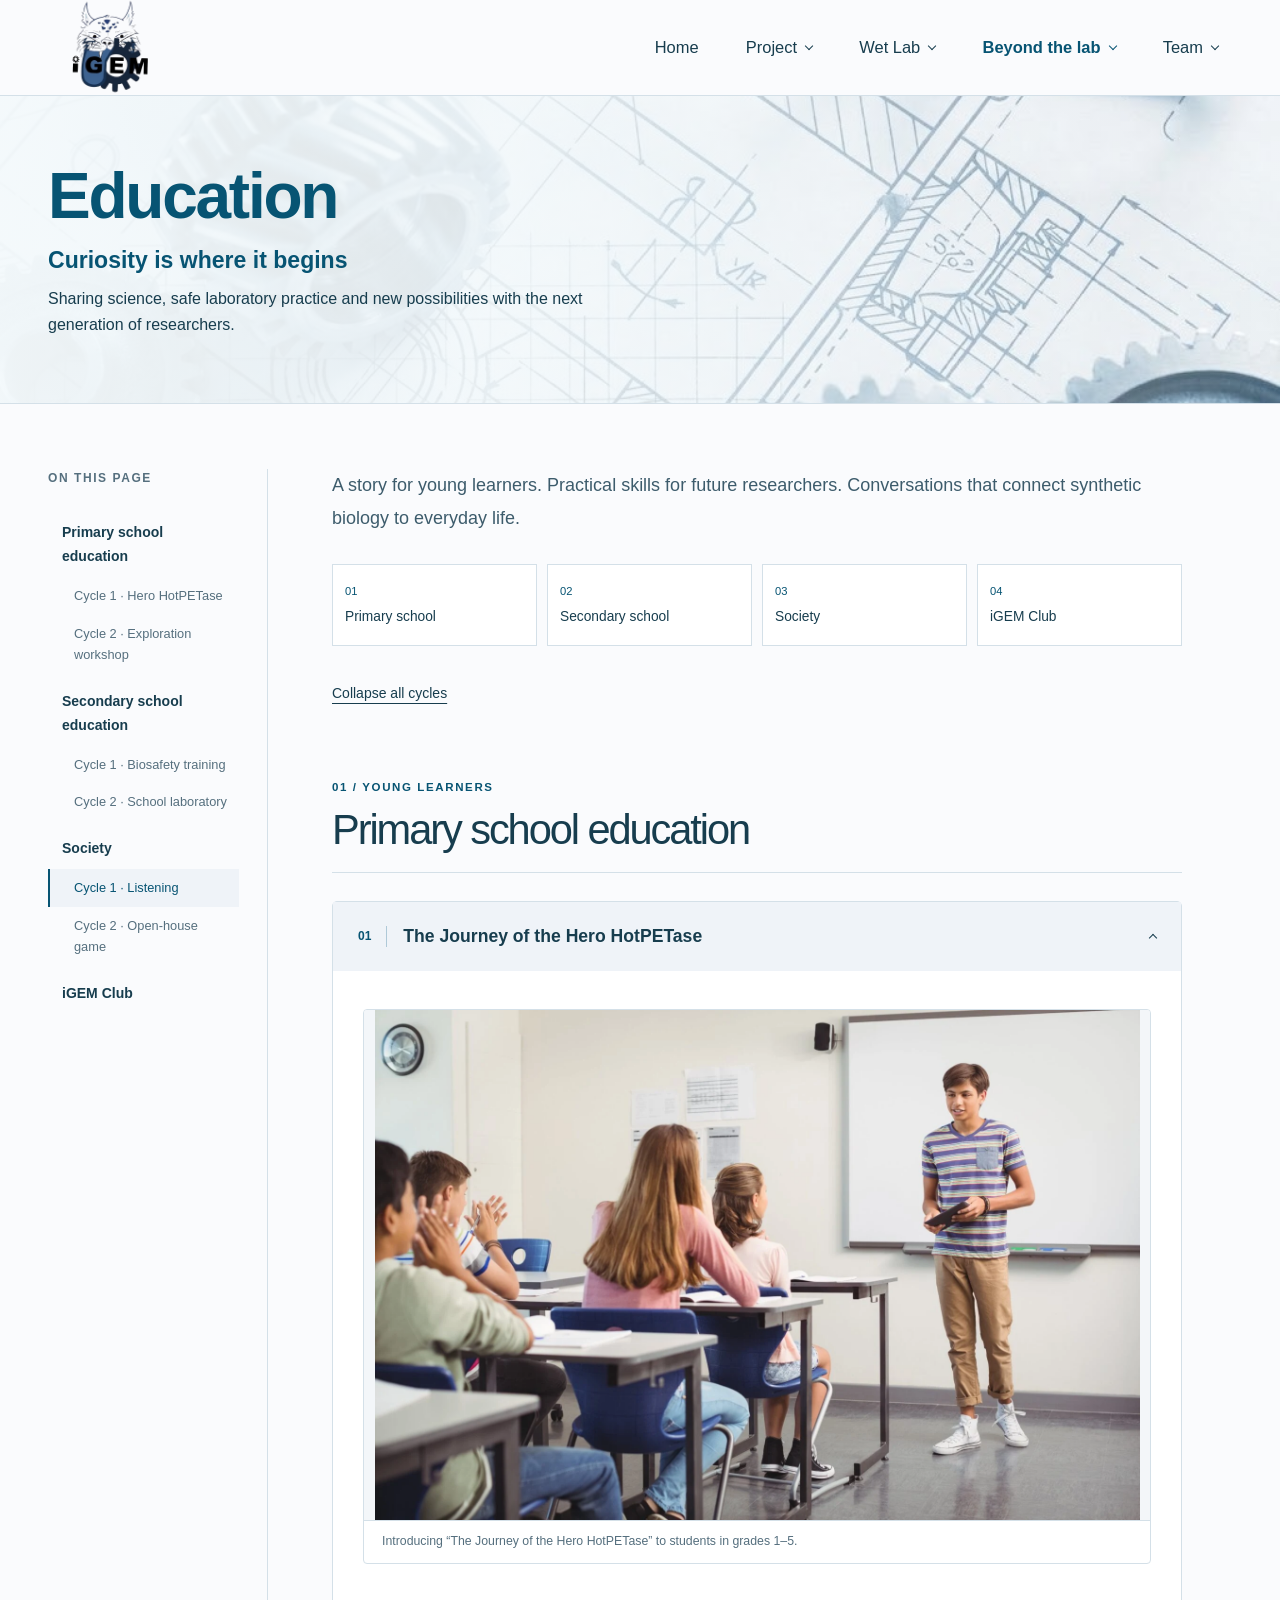
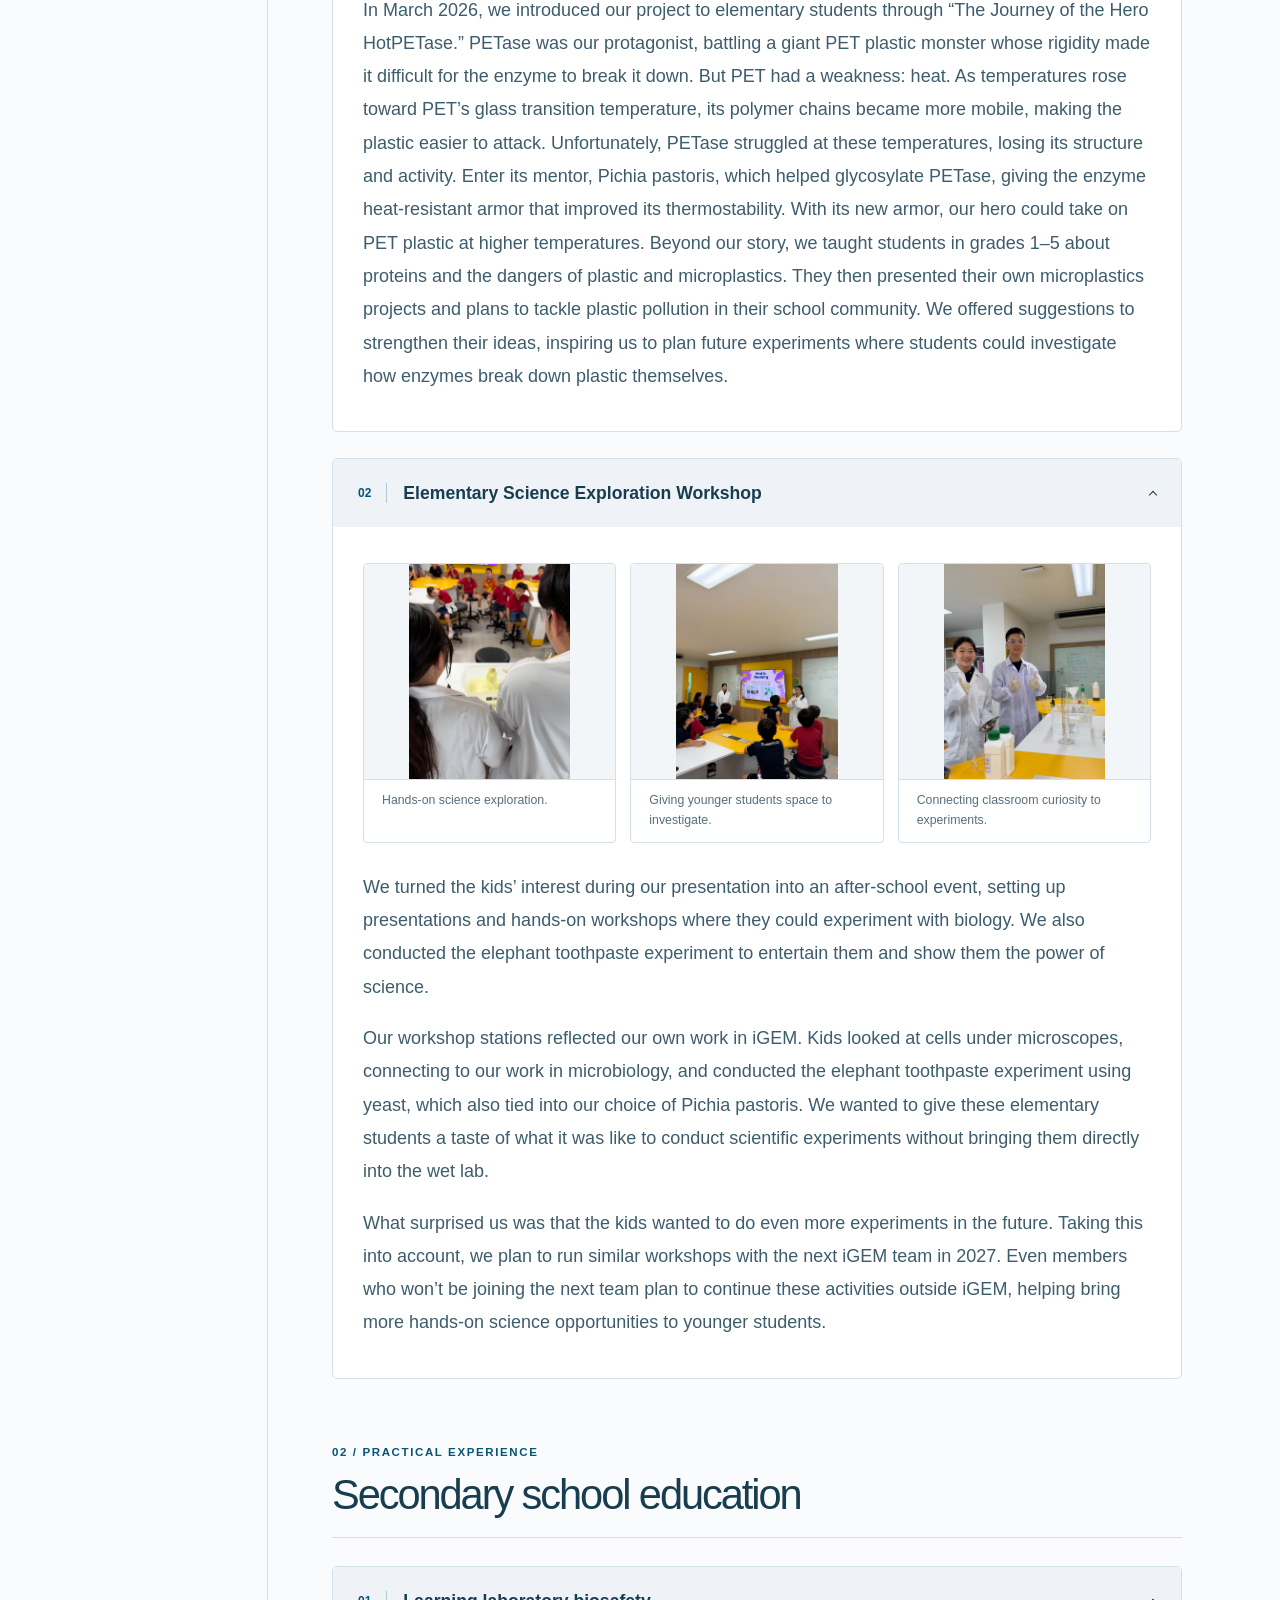
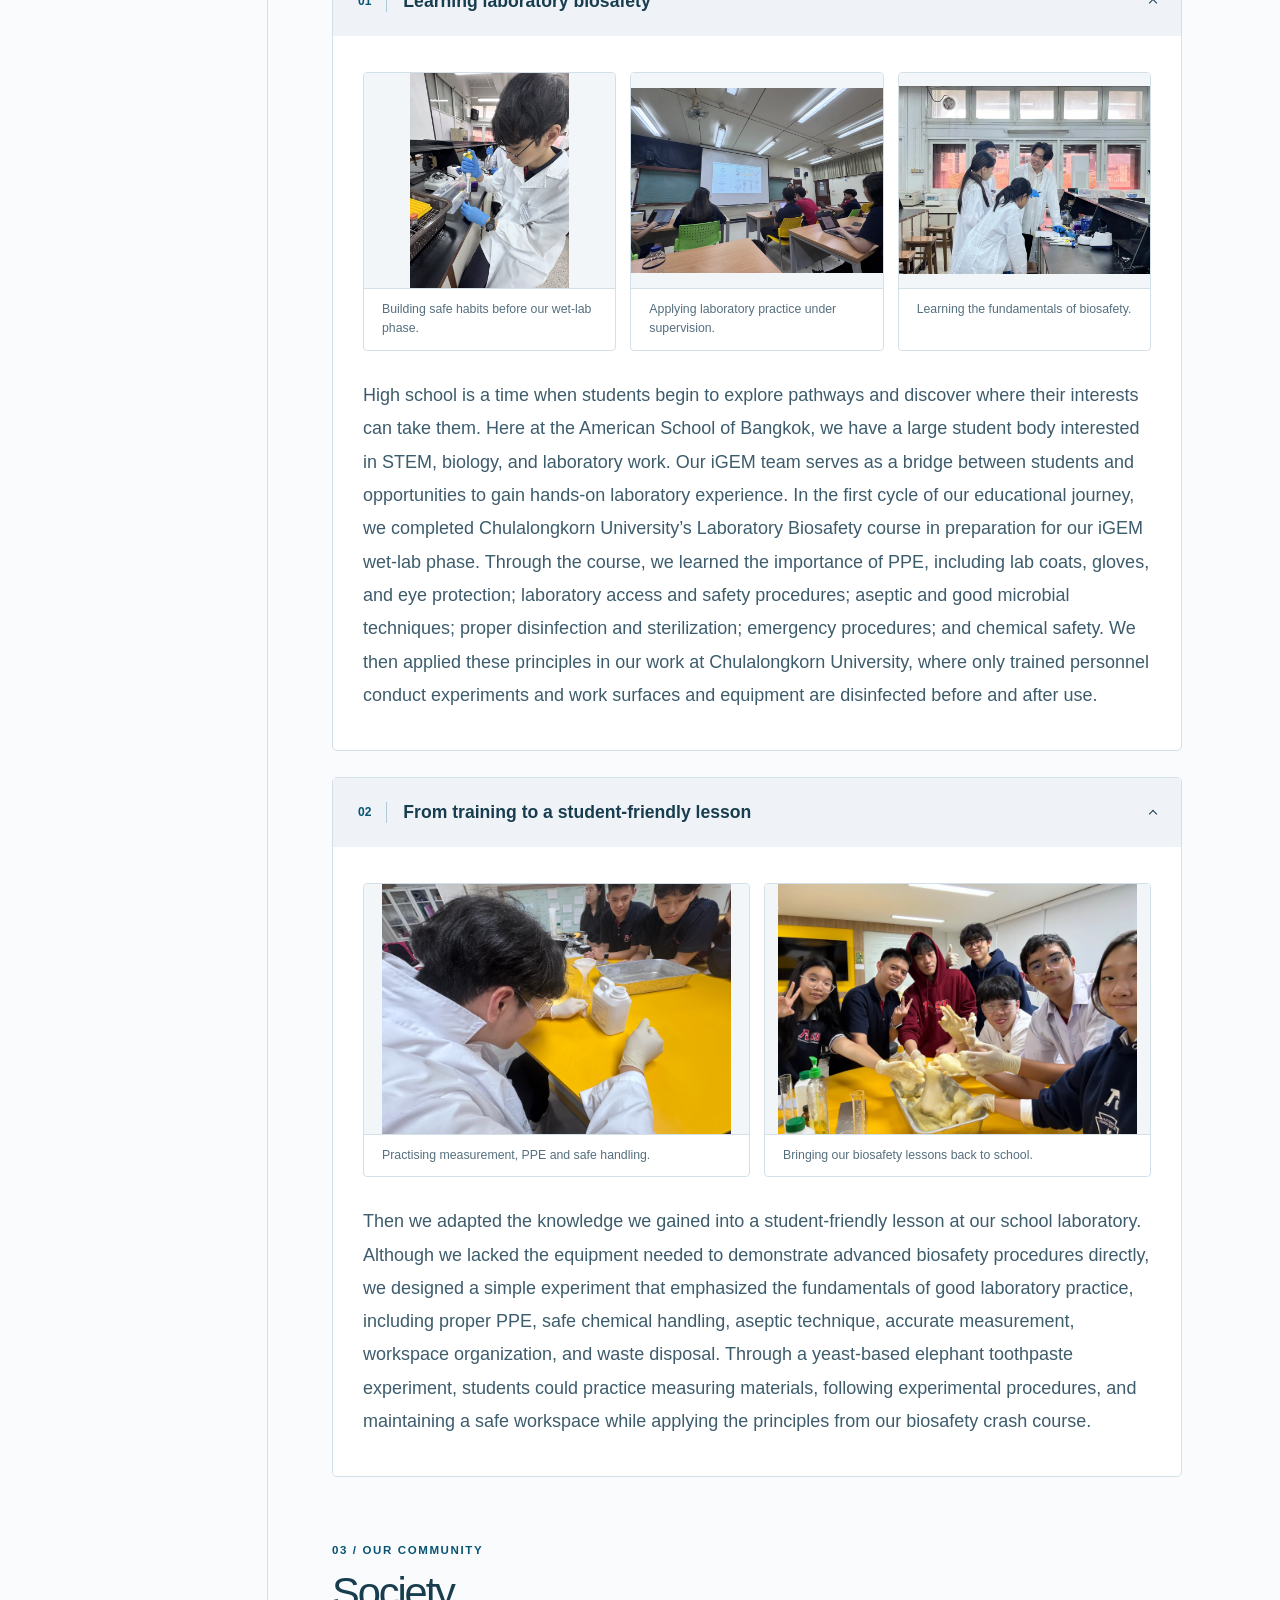
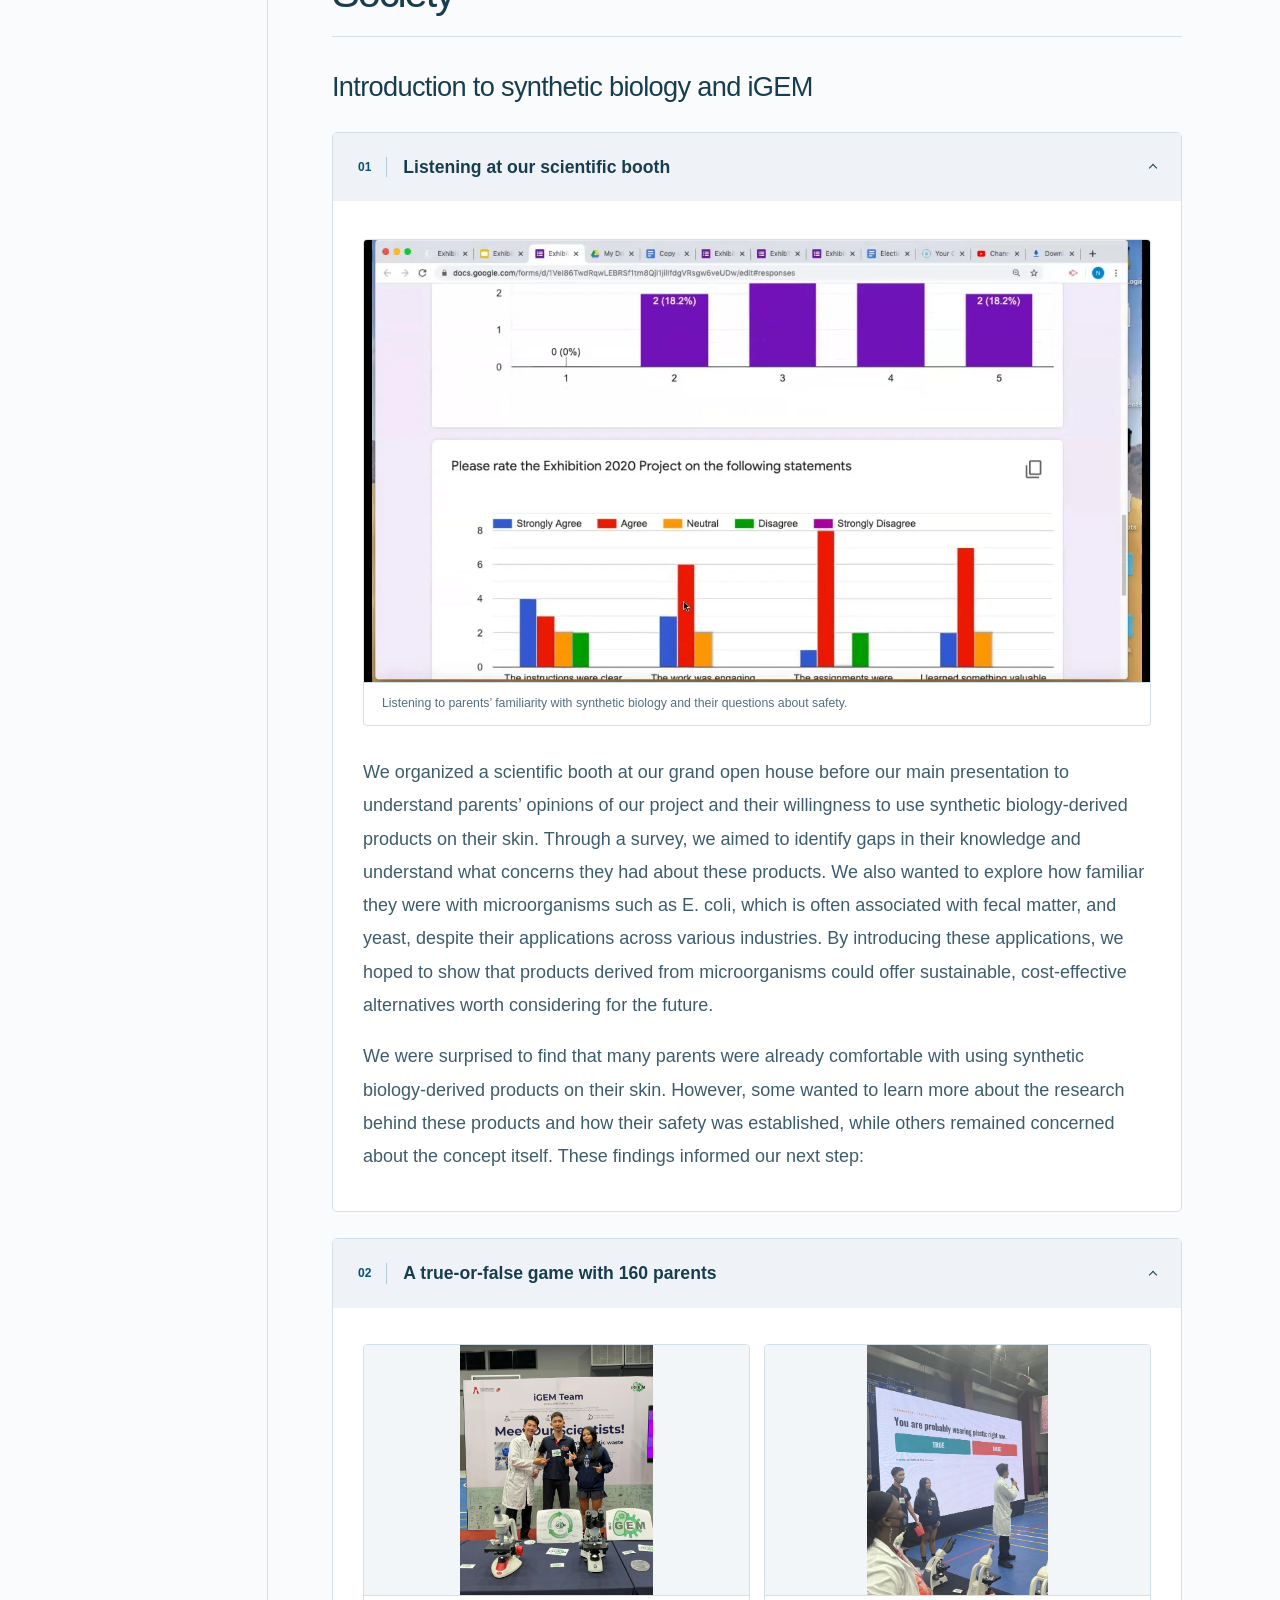
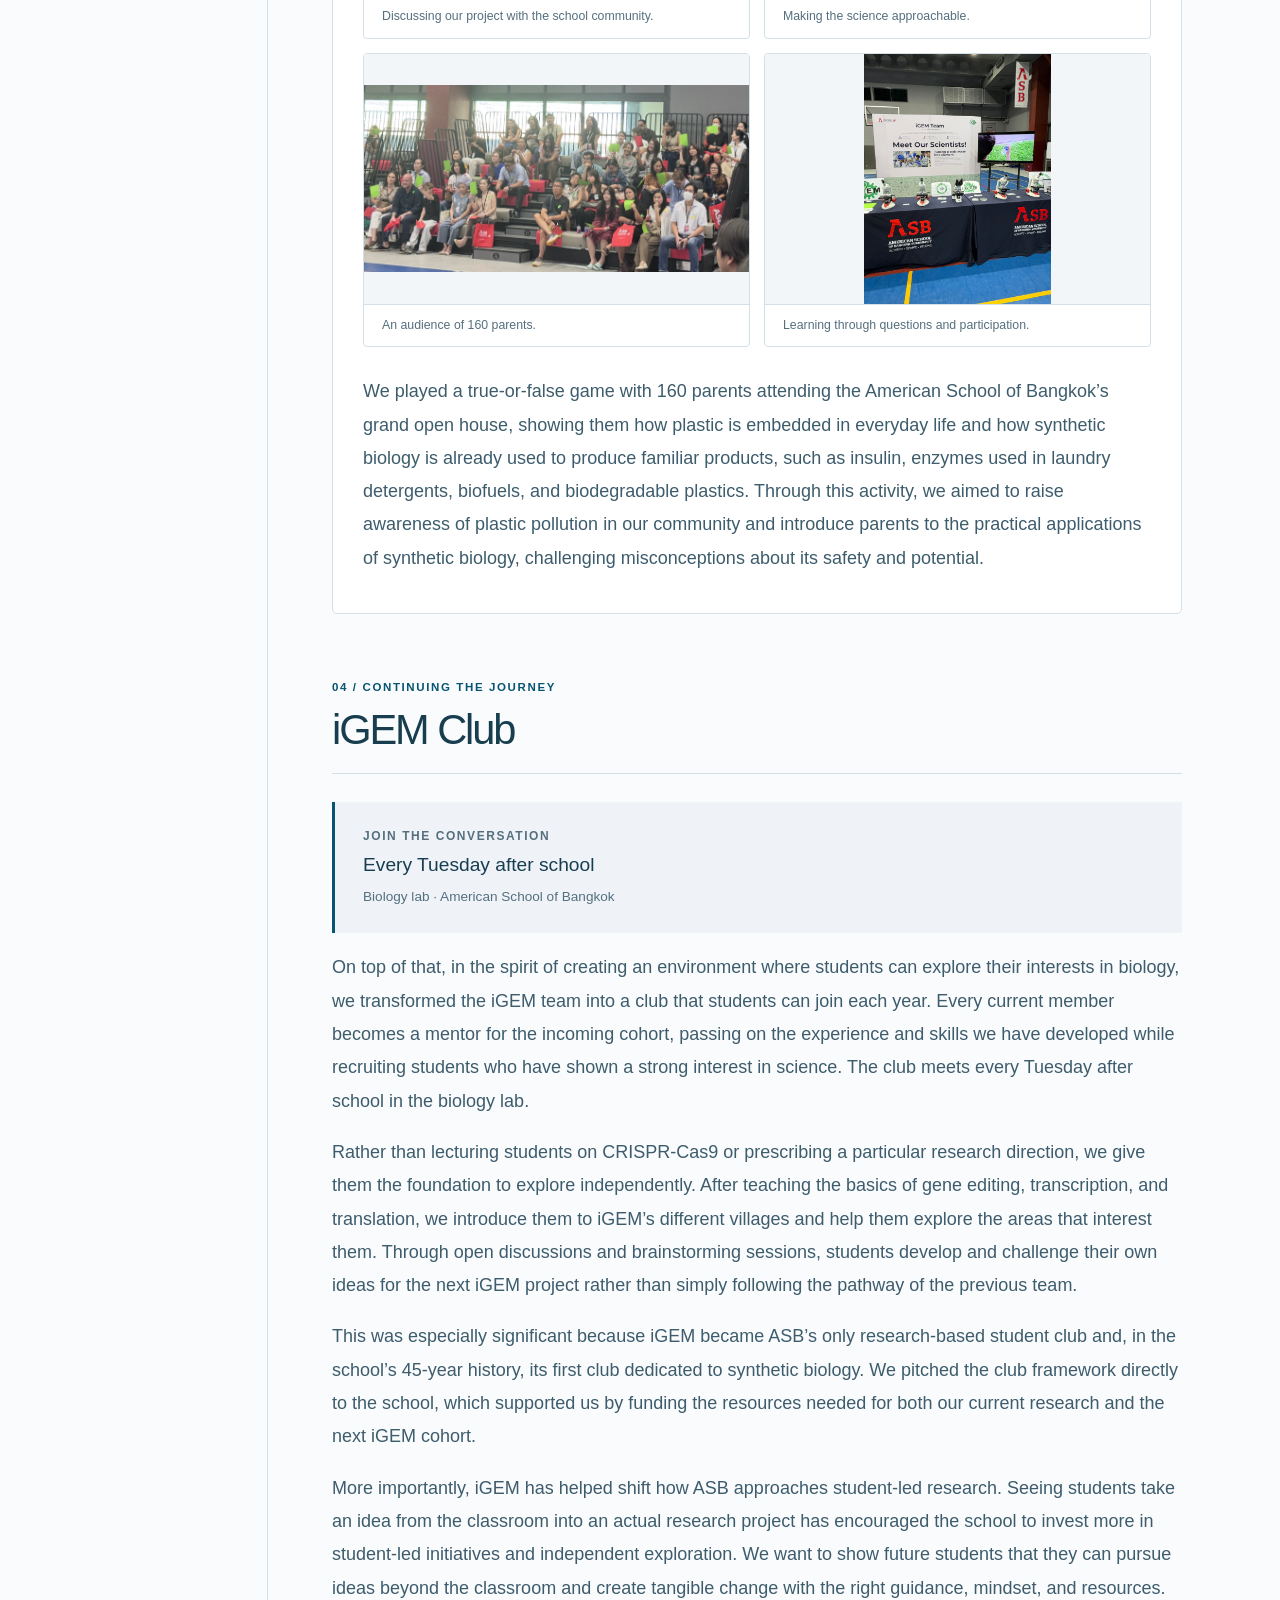
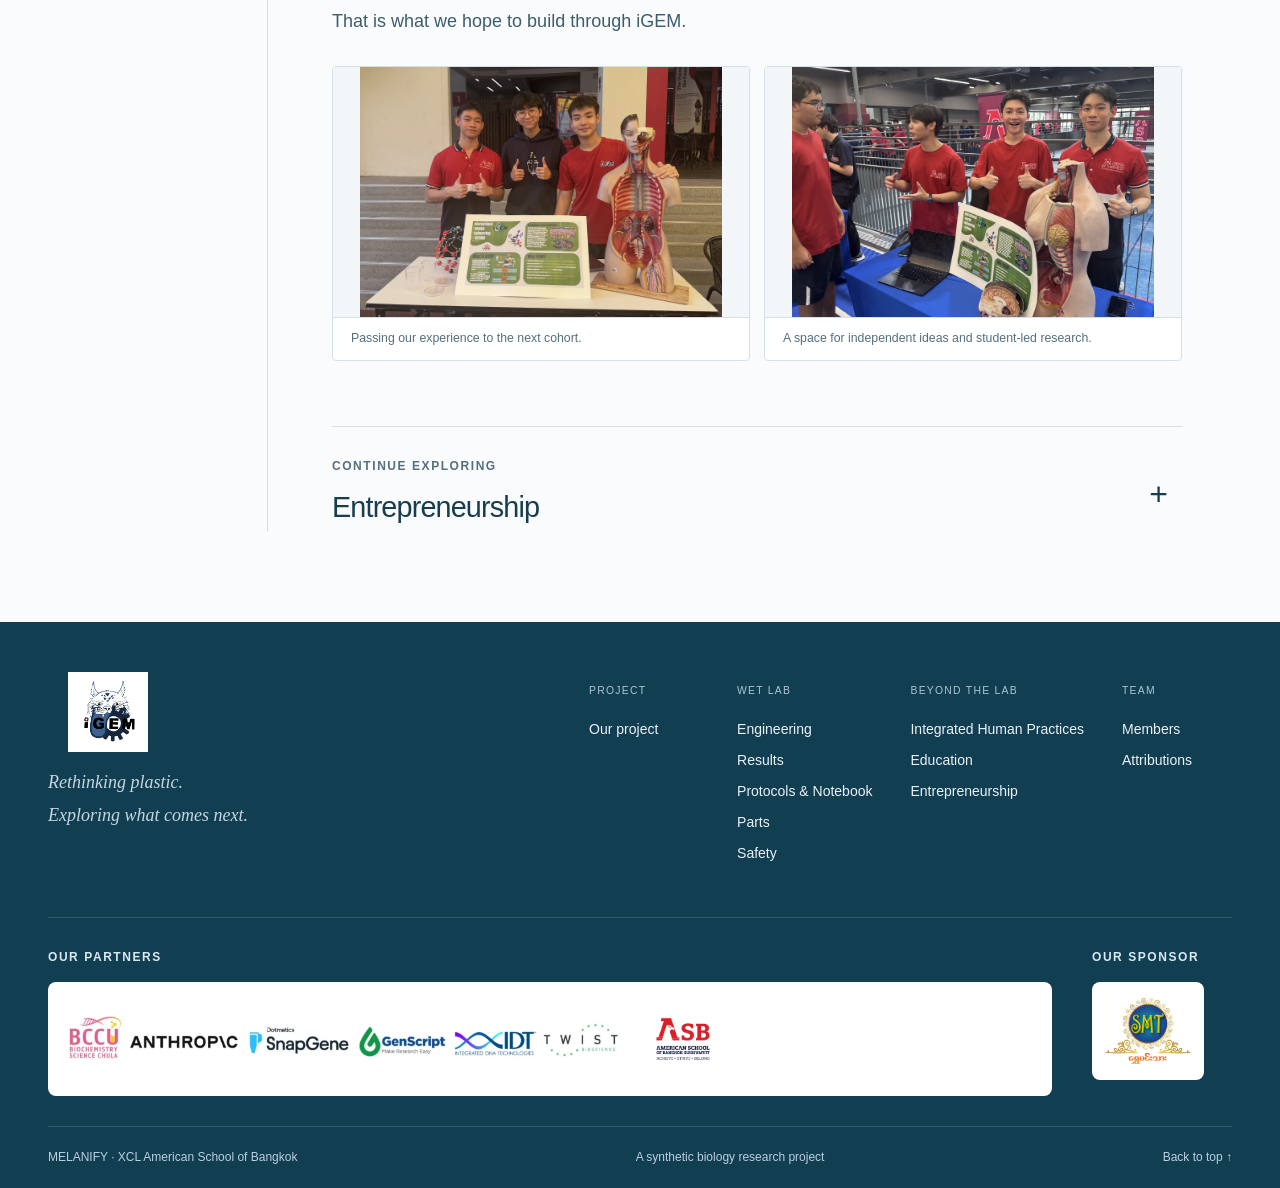
<file: education.html>
<!DOCTYPE html>
<html lang="en">
  <head>
    <meta charset="utf-8">
    <meta name="viewport" content="width=device-width, initial-scale=1">
    <meta name="theme-color" content="#075473">
    <meta name="description" content="Explore MELANIFY’s primary and secondary school workshops, community education, parent engagement and continuing iGEM Club.">
    <title>Education | MELANIFY</title>
    <link rel="icon" type="image/svg+xml" href="assets/favicon.svg">
    <link rel="stylesheet" href="styles.css">
    <link rel="stylesheet" href="community.css">
    <script src="script.js" defer=""></script>

      <style>
        .brand {
    display: flex;
    align-items: center;
    overflow: visible;
}
.brand-logo {
    width: 200px;
    height: auto;
    object-fit: contain;
}
    </style>
    <link rel="stylesheet" href="banner.css">
  <link rel="stylesheet" href="typography.css">
  <link rel="stylesheet" href="navigation-footer.css">
</head>
  <body data-page="education">
    <a class="skip-link" href="#main">Skip to content</a>
    <header class="site-header">
      <div class="header-inner">
        <!-- <a class="brand" href="index.html" aria-label="MELANIFY home"><span class="brand-mark" aria-hidden="true">m</span><span>MELANIFY<span class="brand-period">.</span></span></a> -->
          <a class="brand" href="index.html" aria-label="MELANIFY home">
        <img src="assets/logo-removebg-preview.png" alt="MELANIFY Logo" class="brand-logo" /></a>
        <button class="menu-toggle" type="button" aria-expanded="false" aria-controls="main-nav"><span></span><span></span><span class="sr-only">Toggle navigation</span></button>
        <nav id="main-nav" aria-label="Main navigation">
          <a href="index.html">Home</a>
          <details class="nav-group"><summary>Project<span class="chevron" aria-hidden="true"></span></summary><div class="nav-dropdown">
            <a href="description.html">Description: Problem Breakdown</a>
          </div></details>
          <details class="nav-group"><summary>Wet Lab<span class="chevron" aria-hidden="true"></span></summary><div class="nav-dropdown">
            <a href="engineering.html">Engineering</a>
            <a href="results.html">Results</a>
            <a href="protocols.html">Protocols &amp; Notebook</a>
            <a href="parts.html">Parts</a>
            <a href="implementation.html">Implementation</a>
            <a href="safety.html">Safety</a>
          </div></details>
          <details class="nav-group"><summary class="current">Beyond the lab<span class="chevron" aria-hidden="true"></span></summary><div class="nav-dropdown">
            <a href="human-practices.html">Integrated Human Practices</a>
            <a href="education.html" aria-current="page">Education</a>
            <!-- <a href="entrepreneurship.html">Entrepreneurship</a> -->
          </div></details>
          <details class="nav-group"><summary>Team<span class="chevron" aria-hidden="true"></span></summary><div class="nav-dropdown">
            <a href="members.html">Members</a>
            <a href="attributions.html">Attributions</a>
          </div></details>
        </nav>
      </div>
      <div class="reading-progress" aria-hidden="true"></div>
    </header>

    <section class="page-banner" id="top" aria-labelledby="page-title">
    <img src="images/banner.jpeg" alt="" width="1024" height="589" decoding="async" fetchpriority="high">
    <div class="page-banner-content wrap">
      <div class="page-banner-copy">
        <h1 id="page-title">Education</h1>
        <p class="page-banner-subtitle">Curiosity is where it begins</p>
        <p class="page-banner-description">Sharing science, safe laboratory practice and new possibilities with the next generation of researchers.</p>
      </div>
    </div>
  </section>
    <main id="main">
      <!-- <section class="chapter-hero community-hero" id="top"><div class="wrap"><div class="breadcrumb"><a href="index.html">Home</a><span>/</span>Education</div><h1>Education</h1><p class="chapter-subtitle">Curiosity is<br>where it begins.</p><p class="hero-footnote">Bringing science to primary students, sharing safe laboratory practice and making room for the next generation of researchers.</p></div></section> -->
      
      <div class="article-layout wrap">
        <aside class="article-sidebar">
          <div class="toc-sticky">
            <span class="small-label">ON THIS PAGE</span>
            <nav class="toc" aria-label="Chapter contents"><a class="toc-primary" href="#primary-school-education">Primary school education</a><a class="toc-secondary" href="#primary-cycle-1">Cycle 1 · Hero HotPETase</a><a class="toc-secondary" href="#primary-cycle-2">Cycle 2 · Exploration workshop</a><a class="toc-primary" href="#secondary-school-education">Secondary school education</a><a class="toc-secondary" href="#cycle-1">Cycle 1 · Biosafety training</a><a class="toc-secondary" href="#cycle-2">Cycle 2 · School laboratory</a><a class="toc-primary" href="#society">Society</a><a class="toc-secondary" href="#society-cycle-1">Cycle 1 · Listening</a><a class="toc-secondary" href="#society-cycle-2">Cycle 2 · Open-house game</a><a class="toc-primary" href="#the-igem-club">iGEM Club</a></nav>
            
          </div>
        </aside>
        <article class="article-content community-content" id="chapter-content">
<p class="community-intro">A story for young learners. Practical skills for future researchers. Conversations that connect synthetic biology to everyday life.</p><div class="community-education-nav"><a href="#primary-school-education"><span>01</span>Primary school</a><a href="#secondary-school-education"><span>02</span>Secondary school</a><a href="#society"><span>03</span>Society</a><a href="#the-igem-club"><span>04</span>iGEM Club</a></div><button class="cycle-toggle" type="button" aria-expanded="true">Collapse all cycles</button><h2 id="primary-school-education"><span class="community-section-index">01 / YOUNG LEARNERS</span>Primary school education</h2><details class="cycle-block community-cycle" id="primary-cycle-1" open><summary><span class="community-cycle-number">01</span><span>The Journey of the Hero HotPETase</span><span class="chevron" aria-hidden="true"></span></summary><div class="cycle-content"><figure class="research-figure community-photo ">
      <a class="figure-open" href="assets/client-community-primary-story.webp" data-image="assets/client-community-primary-story.webp" data-alt="A classroom presentation introducing science to primary students" aria-label="Enlarge: A classroom presentation introducing science to primary students" target="_blank" rel="noopener">
        <img src="assets/client-community-primary-story.webp" alt="A classroom presentation introducing science to primary students" width="1620" height="1080" loading="lazy"><span class="figure-zoom">View full size</span>
      </a><figcaption>Introducing “The Journey of the Hero HotPETase” to students in grades 1–5.</figcaption></figure><p>In March 2026, we introduced our project to elementary students through “The Journey of the Hero HotPETase.” PETase was our protagonist, battling a giant PET plastic monster whose rigidity made it difficult for the enzyme to break it down. But PET had a weakness: heat. As temperatures rose toward PET’s glass transition temperature, its polymer chains became more mobile, making the plastic easier to attack. Unfortunately, PETase struggled at these temperatures, losing its structure and activity. Enter its mentor, Pichia pastoris, which helped glycosylate PETase, giving the enzyme heat-resistant armor that improved its thermostability. With its new armor, our hero could take on PET plastic at higher temperatures. Beyond our story, we taught students in grades 1–5 about proteins and the dangers of plastic and microplastics. They then presented their own microplastics projects and plans to tackle plastic pollution in their school community. We offered suggestions to strengthen their ideas, inspiring us to plan future experiments where students could investigate how enzymes break down plastic themselves.</p></div></details><details class="cycle-block community-cycle" id="primary-cycle-2" open><summary><span class="community-cycle-number">02</span><span>Elementary Science Exploration Workshop</span><span class="chevron" aria-hidden="true"></span></summary><div class="cycle-content"><div class="community-gallery"><figure class="research-figure community-photo ">
      <a class="figure-open" href="assets/client-community-primary-workshop-1.webp" data-image="assets/client-community-primary-workshop-1.webp" data-alt="Students exploring a science workshop station" aria-label="Enlarge: Students exploring a science workshop station" target="_blank" rel="noopener">
        <img src="assets/client-community-primary-workshop-1.webp" alt="Students exploring a science workshop station" width="1350" height="1800" loading="lazy"><span class="figure-zoom">View full size</span>
      </a><figcaption>Hands-on science exploration.</figcaption></figure><figure class="research-figure community-photo ">
      <a class="figure-open" href="assets/client-community-primary-workshop-2.webp" data-image="assets/client-community-primary-workshop-2.webp" data-alt="A student observing an elementary science activity" aria-label="Enlarge: A student observing an elementary science activity" target="_blank" rel="noopener">
        <img src="assets/client-community-primary-workshop-2.webp" alt="A student observing an elementary science activity" width="1350" height="1800" loading="lazy"><span class="figure-zoom">View full size</span>
      </a><figcaption>Giving younger students space to investigate.</figcaption></figure><figure class="research-figure community-photo ">
      <a class="figure-open" href="assets/client-community-primary-workshop-3.webp" data-image="assets/client-community-primary-workshop-3.webp" data-alt="Students and mentors at a science workshop" aria-label="Enlarge: Students and mentors at a science workshop" target="_blank" rel="noopener">
        <img src="assets/client-community-primary-workshop-3.webp" alt="Students and mentors at a science workshop" width="1350" height="1800" loading="lazy"><span class="figure-zoom">View full size</span>
      </a><figcaption>Connecting classroom curiosity to experiments.</figcaption></figure></div><p>We turned the kids’ interest during our presentation into an after-school event, setting up presentations and hands-on workshops where they could experiment with biology. We also conducted the elephant toothpaste experiment to entertain them and show them the power of science.</p>
<p>Our workshop stations reflected our own work in iGEM. Kids looked at cells under microscopes, connecting to our work in microbiology, and conducted the elephant toothpaste experiment using yeast, which also tied into our choice of Pichia pastoris. We wanted to give these elementary students a taste of what it was like to conduct scientific experiments without bringing them directly into the wet lab.</p>
<p>What surprised us was that the kids wanted to do even more experiments in the future. Taking this into account, we plan to run similar workshops with the next iGEM team in 2027. Even members who won’t be joining the next team plan to continue these activities outside iGEM, helping bring more hands-on science opportunities to younger students.</p></div></details><h2 id="secondary-school-education"><span class="community-section-index">02 / PRACTICAL EXPERIENCE</span>Secondary school education</h2><span id="high-school-education" class="community-anchor" aria-hidden="true"></span><details class="cycle-block community-cycle" id="cycle-1" open><summary><span class="community-cycle-number">01</span><span>Learning laboratory biosafety</span><span class="chevron" aria-hidden="true"></span></summary><div class="cycle-content"><div class="community-gallery"><figure class="research-figure community-photo ">
      <a class="figure-open" href="assets/client-community-biosafety-1.webp" data-image="assets/client-community-biosafety-1.webp" data-alt="Students taking part in laboratory biosafety training" aria-label="Enlarge: Students taking part in laboratory biosafety training" target="_blank" rel="noopener">
        <img src="assets/client-community-biosafety-1.webp" alt="Students taking part in laboratory biosafety training" width="1172" height="1580" loading="lazy"><span class="figure-zoom">View full size</span>
      </a><figcaption>Building safe habits before our wet-lab phase.</figcaption></figure><figure class="research-figure community-photo ">
      <a class="figure-open" href="assets/client-community-biosafety-2.webp" data-image="assets/client-community-biosafety-2.webp" data-alt="A student carrying out supervised laboratory work" aria-label="Enlarge: A student carrying out supervised laboratory work" target="_blank" rel="noopener">
        <img src="assets/client-community-biosafety-2.webp" alt="A student carrying out supervised laboratory work" width="1800" height="1327" loading="lazy"><span class="figure-zoom">View full size</span>
      </a><figcaption>Applying laboratory practice under supervision.</figcaption></figure><figure class="research-figure community-photo ">
      <a class="figure-open" href="assets/client-community-biosafety-3.webp" data-image="assets/client-community-biosafety-3.webp" data-alt="Students attending a laboratory safety presentation" aria-label="Enlarge: Students attending a laboratory safety presentation" target="_blank" rel="noopener">
        <img src="assets/client-community-biosafety-3.webp" alt="Students attending a laboratory safety presentation" width="1800" height="1349" loading="lazy"><span class="figure-zoom">View full size</span>
      </a><figcaption>Learning the fundamentals of biosafety.</figcaption></figure></div><p>High school is a time when students begin to explore pathways and discover where their interests can take them. Here at the American School of Bangkok, we have a large student body interested in STEM, biology, and laboratory work. Our iGEM team serves as a bridge between students and opportunities to gain hands-on laboratory experience. In the first cycle of our educational journey, we completed Chulalongkorn University’s Laboratory Biosafety course in preparation for our iGEM wet-lab phase. Through the course, we learned the importance of PPE, including lab coats, gloves, and eye protection; laboratory access and safety procedures; aseptic and good microbial techniques; proper disinfection and sterilization; emergency procedures; and chemical safety. We then applied these principles in our work at Chulalongkorn University, where only trained personnel conduct experiments and work surfaces and equipment are disinfected before and after use.</p></div></details><details class="cycle-block community-cycle" id="cycle-2" open><summary><span class="community-cycle-number">02</span><span>From training to a student-friendly lesson</span><span class="chevron" aria-hidden="true"></span></summary><div class="cycle-content"><div class="community-gallery"><figure class="research-figure community-photo ">
      <a class="figure-open" href="assets/client-community-secondary-workshop-1.webp" data-image="assets/client-community-secondary-workshop-1.webp" data-alt="Students carrying out a yeast-based classroom experiment" aria-label="Enlarge: Students carrying out a yeast-based classroom experiment" target="_blank" rel="noopener">
        <img src="assets/client-community-secondary-workshop-1.webp" alt="Students carrying out a yeast-based classroom experiment" width="1800" height="1293" loading="lazy"><span class="figure-zoom">View full size</span>
      </a><figcaption>Practising measurement, PPE and safe handling.</figcaption></figure><figure class="research-figure community-photo ">
      <a class="figure-open" href="assets/client-community-secondary-workshop-2.webp" data-image="assets/client-community-secondary-workshop-2.webp" data-alt="Students working together at a school laboratory station" aria-label="Enlarge: Students working together at a school laboratory station" target="_blank" rel="noopener">
        <img src="assets/client-community-secondary-workshop-2.webp" alt="Students working together at a school laboratory station" width="1800" height="1252" loading="lazy"><span class="figure-zoom">View full size</span>
      </a><figcaption>Bringing our biosafety lessons back to school.</figcaption></figure></div><p>Then we adapted the knowledge we gained into a student-friendly lesson at our school laboratory. Although we lacked the equipment needed to demonstrate advanced biosafety procedures directly, we designed a simple experiment that emphasized the fundamentals of good laboratory practice, including proper PPE, safe chemical handling, aseptic technique, accurate measurement, workspace organization, and waste disposal. Through a yeast-based elephant toothpaste experiment, students could practice measuring materials, following experimental procedures, and maintaining a safe workspace while applying the principles from our biosafety crash course.</p></div></details><h2 id="society"><span class="community-section-index">03 / OUR COMMUNITY</span>Society</h2><h3>Introduction to synthetic biology and iGEM</h3><details class="cycle-block community-cycle" id="society-cycle-1" open><summary><span class="community-cycle-number">01</span><span>Listening at our scientific booth</span><span class="chevron" aria-hidden="true"></span></summary><div class="cycle-content"><figure class="research-figure community-photo ">
      <a class="figure-open" href="assets/client-community-parents-survey.webp" data-image="assets/client-community-parents-survey.webp" data-alt="Charts from the open-house survey of parents’ views on synthetic biology" aria-label="Enlarge: Charts from the open-house survey of parents’ views on synthetic biology" target="_blank" rel="noopener">
        <img src="assets/client-community-parents-survey.webp" alt="Charts from the open-house survey of parents’ views on synthetic biology" width="1280" height="720" loading="lazy"><span class="figure-zoom">View full size</span>
      </a><figcaption>Listening to parents’ familiarity with synthetic biology and their questions about safety.</figcaption></figure><p>We organized a scientific booth at our grand open house before our main presentation to understand parents’ opinions of our project and their willingness to use synthetic biology-derived products on their skin. Through a survey, we aimed to identify gaps in their knowledge and understand what concerns they had about these products. We also wanted to explore how familiar they were with microorganisms such as E. coli, which is often associated with fecal matter, and yeast, despite their applications across various industries. By introducing these applications, we hoped to show that products derived from microorganisms could offer sustainable, cost-effective alternatives worth considering for the future.</p>
<p>We were surprised to find that many parents were already comfortable with using synthetic biology-derived products on their skin. However, some wanted to learn more about the research behind these products and how their safety was established, while others remained concerned about the concept itself. These findings informed our next step:</p></div></details><details class="cycle-block community-cycle" id="society-cycle-2" open><summary><span class="community-cycle-number">02</span><span>A true-or-false game with 160 parents</span><span class="chevron" aria-hidden="true"></span></summary><div class="cycle-content"><div class="community-gallery"><figure class="research-figure community-photo ">
      <a class="figure-open" href="assets/client-community-open-house-1.webp" data-image="assets/client-community-open-house-1.webp" data-alt="MELANIFY students speaking with visitors at the open house" aria-label="Enlarge: MELANIFY students speaking with visitors at the open house" target="_blank" rel="noopener">
        <img src="assets/client-community-open-house-1.webp" alt="MELANIFY students speaking with visitors at the open house" width="1392" height="1800" loading="lazy"><span class="figure-zoom">View full size</span>
      </a><figcaption>Discussing our project with the school community.</figcaption></figure><figure class="research-figure community-photo ">
      <a class="figure-open" href="assets/client-community-open-house-2.webp" data-image="assets/client-community-open-house-2.webp" data-alt="A presentation introducing synthetic biology to parents" aria-label="Enlarge: A presentation introducing synthetic biology to parents" target="_blank" rel="noopener">
        <img src="assets/client-community-open-house-2.webp" alt="A presentation introducing synthetic biology to parents" width="1132" height="1558" loading="lazy"><span class="figure-zoom">View full size</span>
      </a><figcaption>Making the science approachable.</figcaption></figure><figure class="research-figure community-photo ">
      <a class="figure-open" href="assets/client-community-open-house-3.webp" data-image="assets/client-community-open-house-3.webp" data-alt="Parents attending the grand open-house presentation" aria-label="Enlarge: Parents attending the grand open-house presentation" target="_blank" rel="noopener">
        <img src="assets/client-community-open-house-3.webp" alt="Parents attending the grand open-house presentation" width="1626" height="792" loading="lazy"><span class="figure-zoom">View full size</span>
      </a><figcaption>An audience of 160 parents.</figcaption></figure><figure class="research-figure community-photo ">
      <a class="figure-open" href="assets/client-community-open-house-4.webp" data-image="assets/client-community-open-house-4.webp" data-alt="Students sharing a synthetic biology activity at the open house" aria-label="Enlarge: Students sharing a synthetic biology activity at the open house" target="_blank" rel="noopener">
        <img src="assets/client-community-open-house-4.webp" alt="Students sharing a synthetic biology activity at the open house" width="1350" height="1800" loading="lazy"><span class="figure-zoom">View full size</span>
      </a><figcaption>Learning through questions and participation.</figcaption></figure></div><p>We played a true-or-false game with 160 parents attending the American School of Bangkok’s grand open house, showing them how plastic is embedded in everyday life and how synthetic biology is already used to produce familiar products, such as insulin, enzymes used in laundry detergents, biofuels, and biodegradable plastics. Through this activity, we aimed to raise awareness of plastic pollution in our community and introduce parents to the practical applications of synthetic biology, challenging misconceptions about its safety and potential.</p></div></details><h2 id="the-igem-club"><span class="community-section-index">04 / CONTINUING THE JOURNEY</span>iGEM Club</h2><div class="community-meeting"><span class="small-label">JOIN THE CONVERSATION</span><strong>Every Tuesday after school</strong><span>Biology lab · American School of Bangkok</span></div><p>On top of that, in the spirit of creating an environment where students can explore their interests in biology, we transformed the iGEM team into a club that students can join each year. Every current member becomes a mentor for the incoming cohort, passing on the experience and skills we have developed while recruiting students who have shown a strong interest in science. The club meets every Tuesday after school in the biology lab.</p>
<p>Rather than lecturing students on CRISPR-Cas9 or prescribing a particular research direction, we give them the foundation to explore independently. After teaching the basics of gene editing, transcription, and translation, we introduce them to iGEM’s different villages and help them explore the areas that interest them. Through open discussions and brainstorming sessions, students develop and challenge their own ideas for the next iGEM project rather than simply following the pathway of the previous team.</p>
<p>This was especially significant because iGEM became ASB’s only research-based student club and, in the school’s 45-year history, its first club dedicated to synthetic biology. We pitched the club framework directly to the school, which supported us by funding the resources needed for both our current research and the next iGEM cohort.</p>
<p>More importantly, iGEM has helped shift how ASB approaches student-led research. Seeing students take an idea from the classroom into an actual research project has encouraged the school to invest more in student-led initiatives and independent exploration. We want to show future students that they can pursue ideas beyond the classroom and create tangible change with the right guidance, mindset, and resources. That is what we hope to build through iGEM.</p><div class="community-gallery"><figure class="research-figure community-photo ">
      <a class="figure-open" href="assets/client-community-club-1.webp" data-image="assets/client-community-club-1.webp" data-alt="The iGEM Club meeting to develop future research ideas" aria-label="Enlarge: The iGEM Club meeting to develop future research ideas" target="_blank" rel="noopener">
        <img src="assets/client-community-club-1.webp" alt="The iGEM Club meeting to develop future research ideas" width="1716" height="1186" loading="lazy"><span class="figure-zoom">View full size</span>
      </a><figcaption>Passing our experience to the next cohort.</figcaption></figure><figure class="research-figure community-photo ">
      <a class="figure-open" href="assets/client-community-club-2.webp" data-image="assets/client-community-club-2.webp" data-alt="Students at an iGEM Club discussion" aria-label="Enlarge: Students at an iGEM Club discussion" target="_blank" rel="noopener">
        <img src="assets/client-community-club-2.webp" alt="Students at an iGEM Club discussion" width="1800" height="1241" loading="lazy"><span class="figure-zoom">View full size</span>
      </a><figcaption>A space for independent ideas and student-led research.</figcaption></figure></div><a class="next-chapter" id="chapter-next" href="entrepreneurship.html"><span><span class="small-label">CONTINUE EXPLORING</span><strong>Entrepreneurship</strong></span><span class="next-plus" aria-hidden="true">+</span></a>
</article>
      </div>
    </main>
    <footer class="site-footer">
    <div class="footer-top">
    
    <div><a class="brand" href="index.html" aria-label="MELANIFY home">
    <img src="images/logo2.jpeg" alt="MELANIFY Logo" style="width: 80px; height: auto; object-fit: contain;"></a>
        <p>Rethinking plastic.<br>Exploring what comes next.</p>
      </div>
      <nav class="footer-links" aria-label="Footer navigation">
        <div><span>PROJECT</span><a href="description.html">Our project</a></div>
        <div><span>WET LAB</span><a href="engineering.html">Engineering</a><a href="results.html">Results</a><a
            href="protocols.html">Protocols &amp; Notebook</a><a href="parts.html">Parts</a><a
            href="safety.html">Safety</a></div>
        <div><span>BEYOND THE LAB</span><a href="human-practices.html">Integrated Human Practices</a><a
            href="education.html">Education</a><a href="entrepreneurship.html">Entrepreneurship</a></div>
        <div><span>TEAM</span><a href="members.html">Members</a><a href="attributions.html">Attributions</a></div>
      </nav>
    </div>
    <div class="footer-sponsor-row">
      <div class="footer-partners">
        <h2 class="eyebrow">OUR PARTNERS</h2>
        <div class="footer-partner-logos">
          <img class="partner-strip" src="assets/client-partners.webp" alt="BCCU Biochemistry Science Chula, Anthropic, SnapGene, GenScript, IDT, and Twist Bioscience" width="882" height="73" loading="lazy">
          <img class="school-logo" src="assets/client-asb.webp" alt="American School of Bangkok Sukhumvit" width="447" height="447" loading="lazy">
        </div>
      </div>
      <div class="sponsor-group">
        <h2 class="eyebrow">OUR SPONSOR</h2>
        <img src="assets/client-smt.webp" alt="SMT sponsor logo" width="1280" height="1080" loading="lazy">
      </div>
    </div>
    <div class="footer-bottom"><span>MELANIFY · XCL American School of Bangkok</span><span>A synthetic biology research
        project</span><a href="#top">Back to top ↑</a></div>
  </footer>
    <dialog class="figure-dialog" aria-label="Enlarged research figure">
      <button class="dialog-close" aria-label="Close enlarged figure">Close <span aria-hidden="true">×</span></button>
      <img alt="">
      <p>MELANIFY · Research figure</p>
    </dialog>
  </body>
</html>
</file>
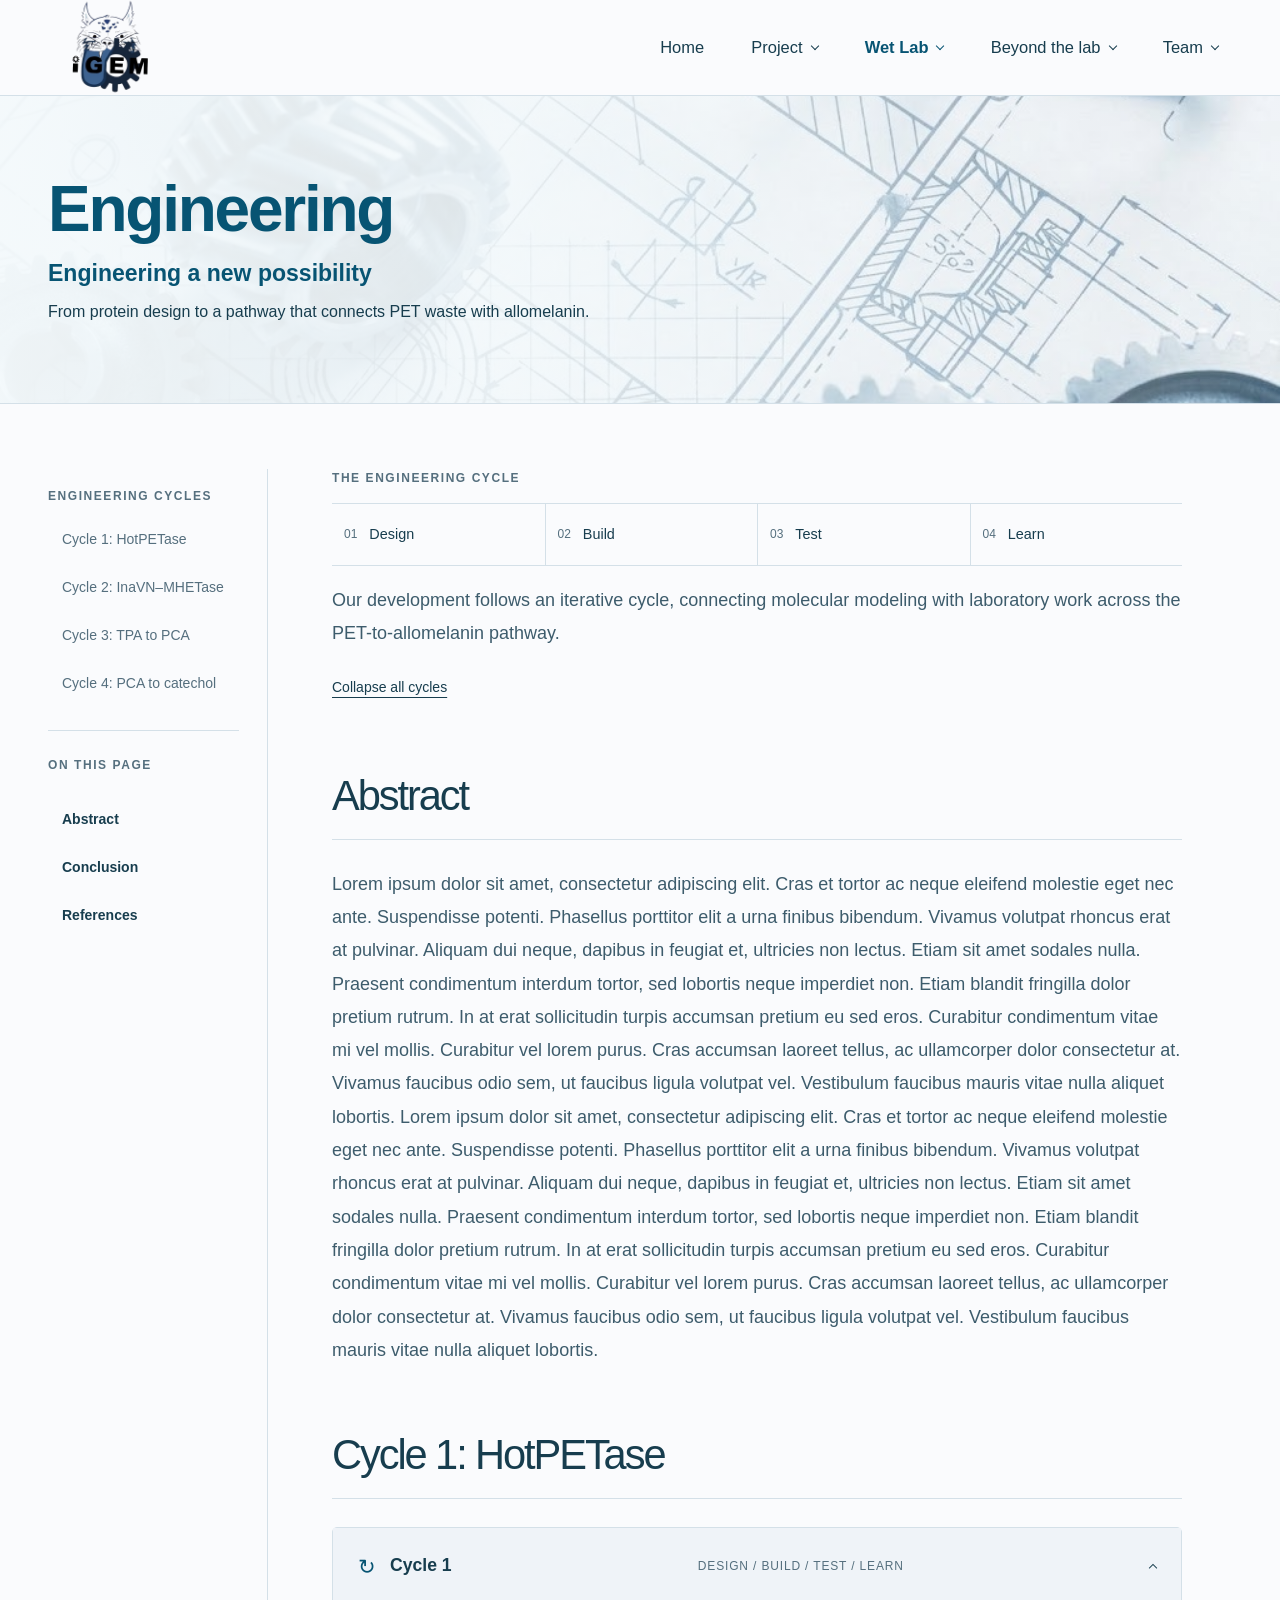
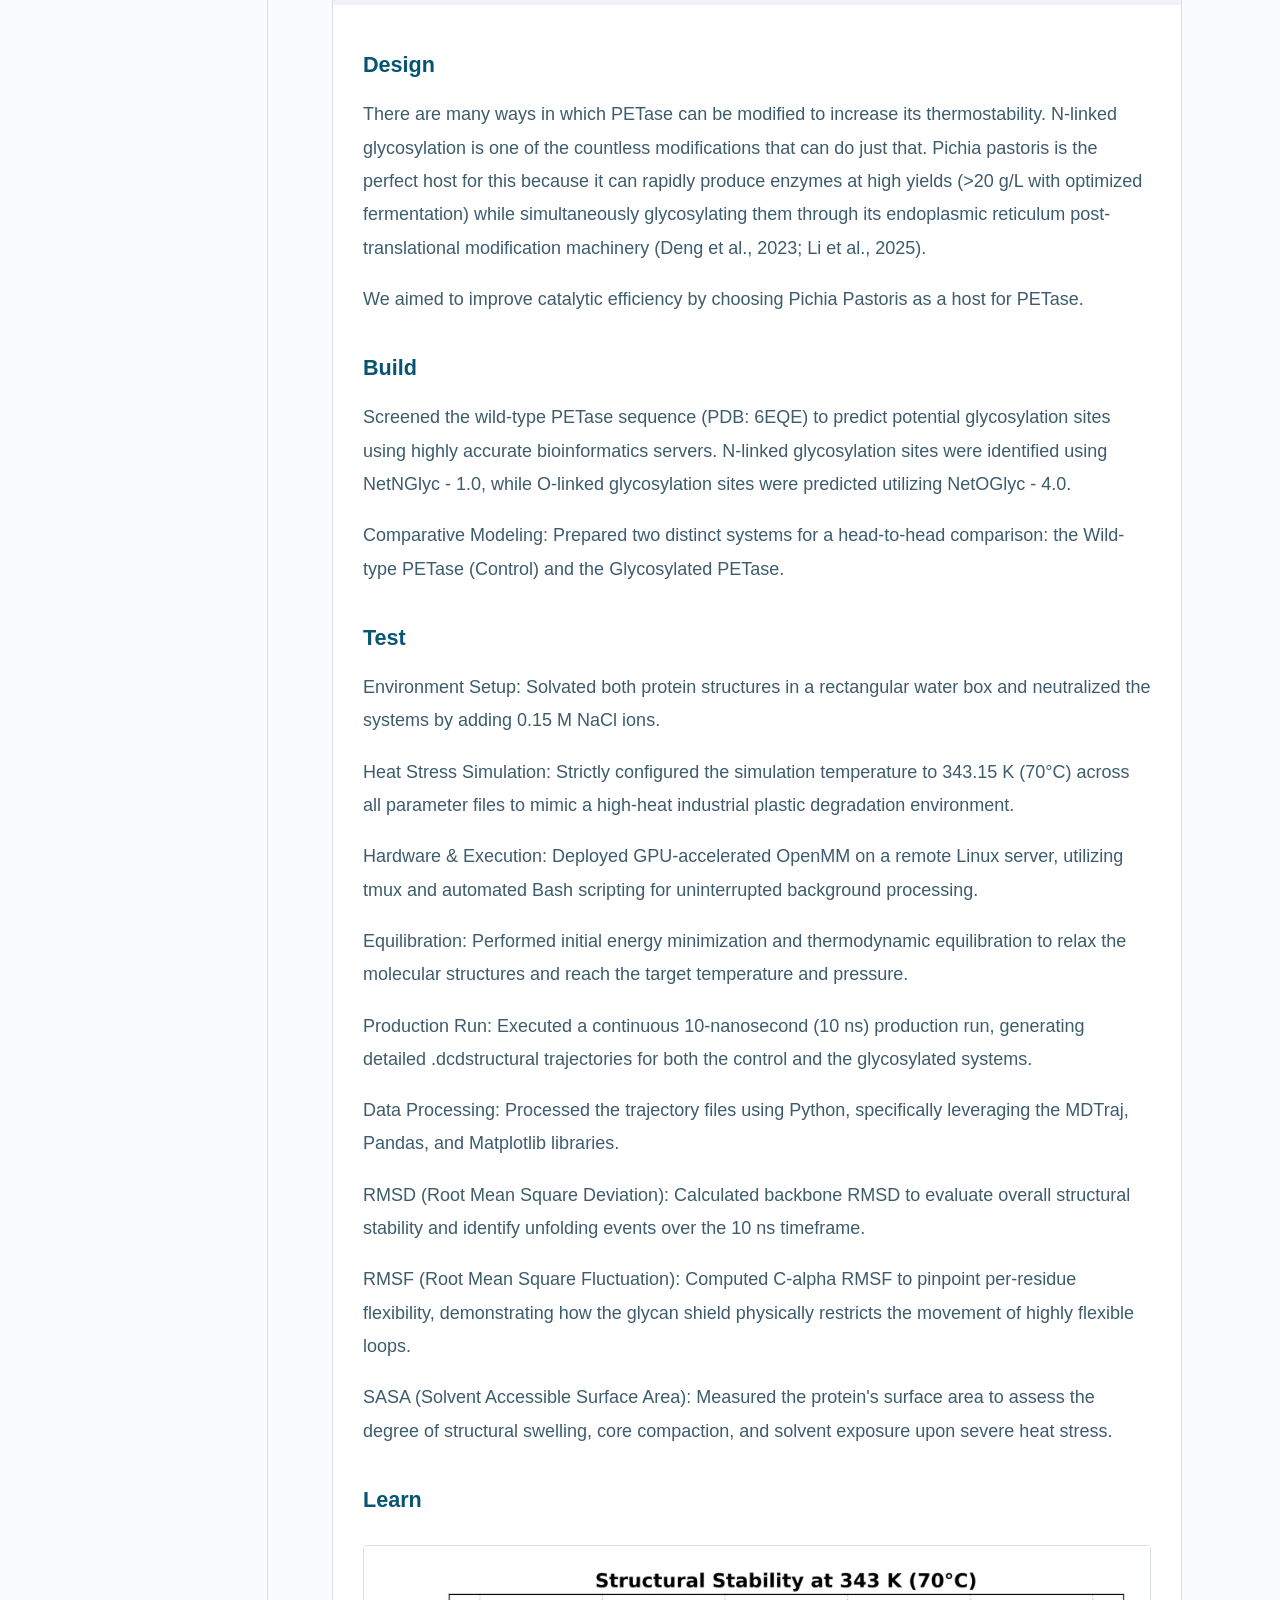
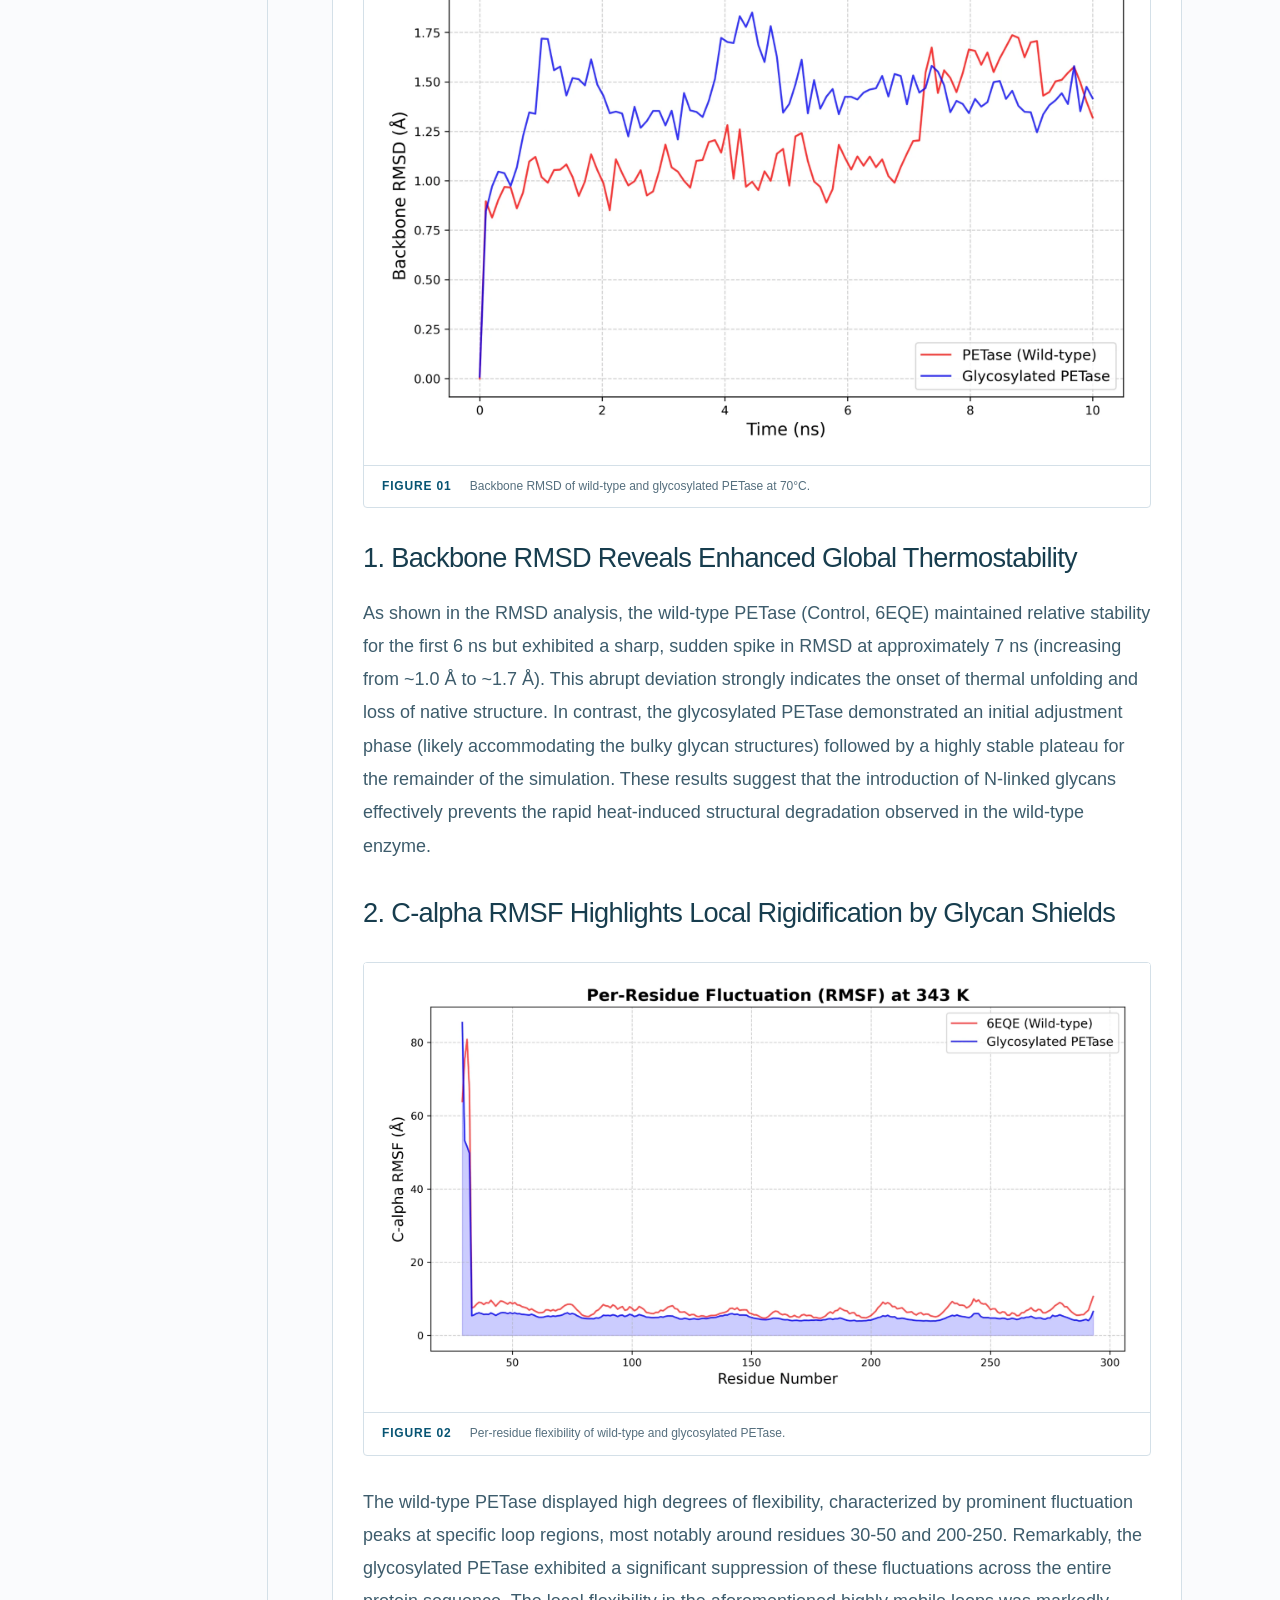
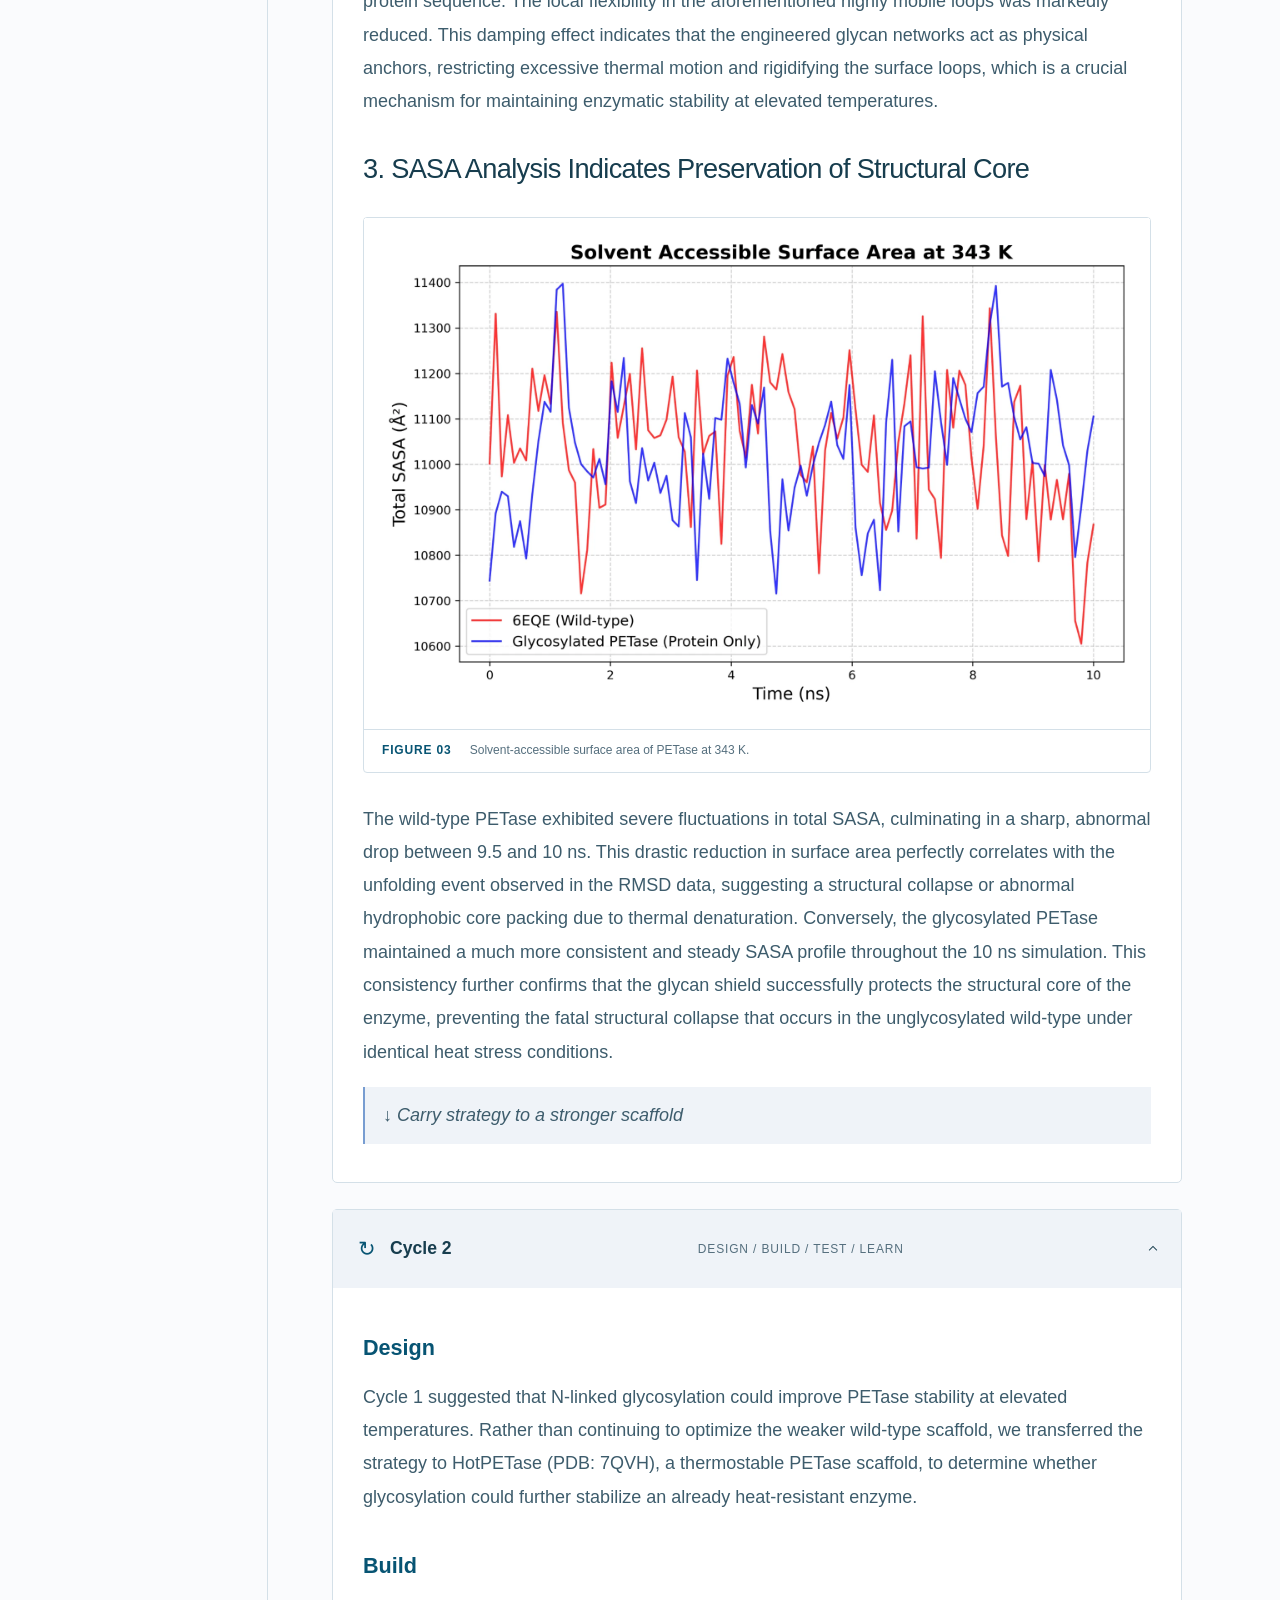
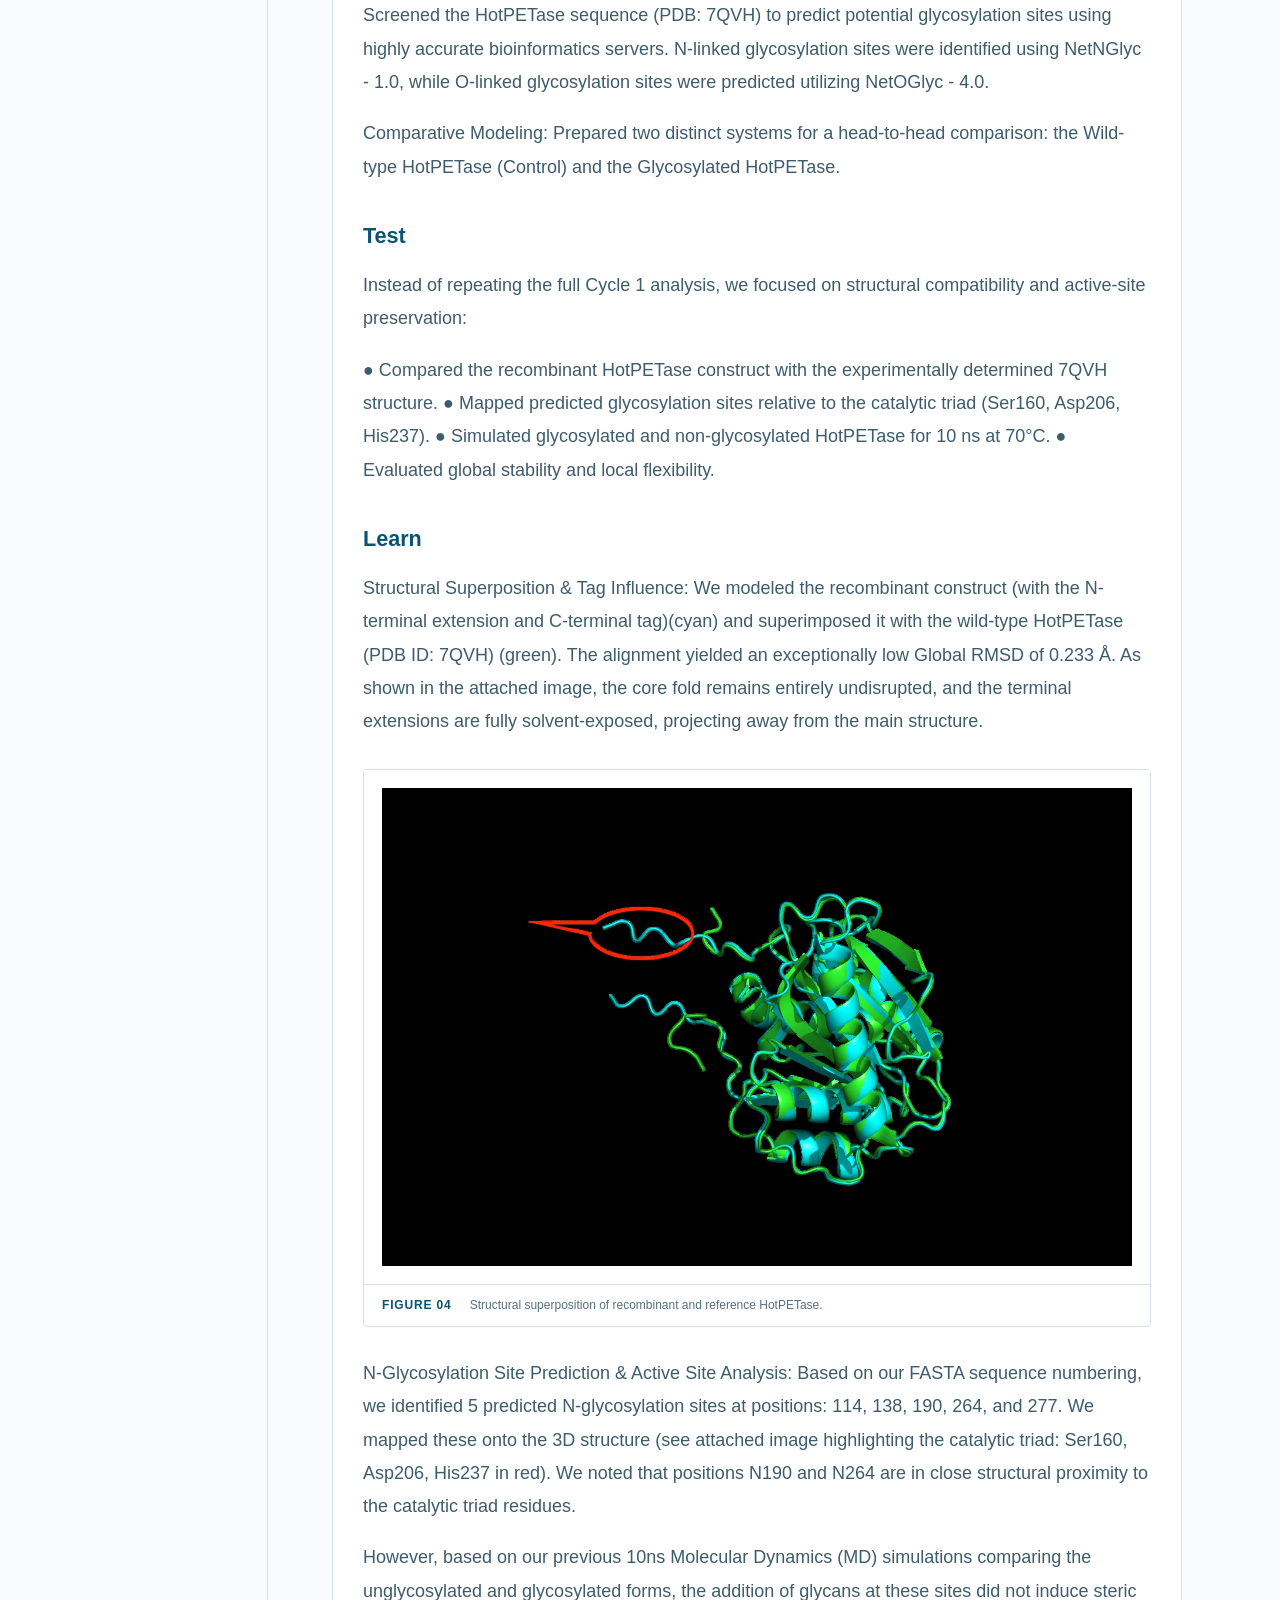
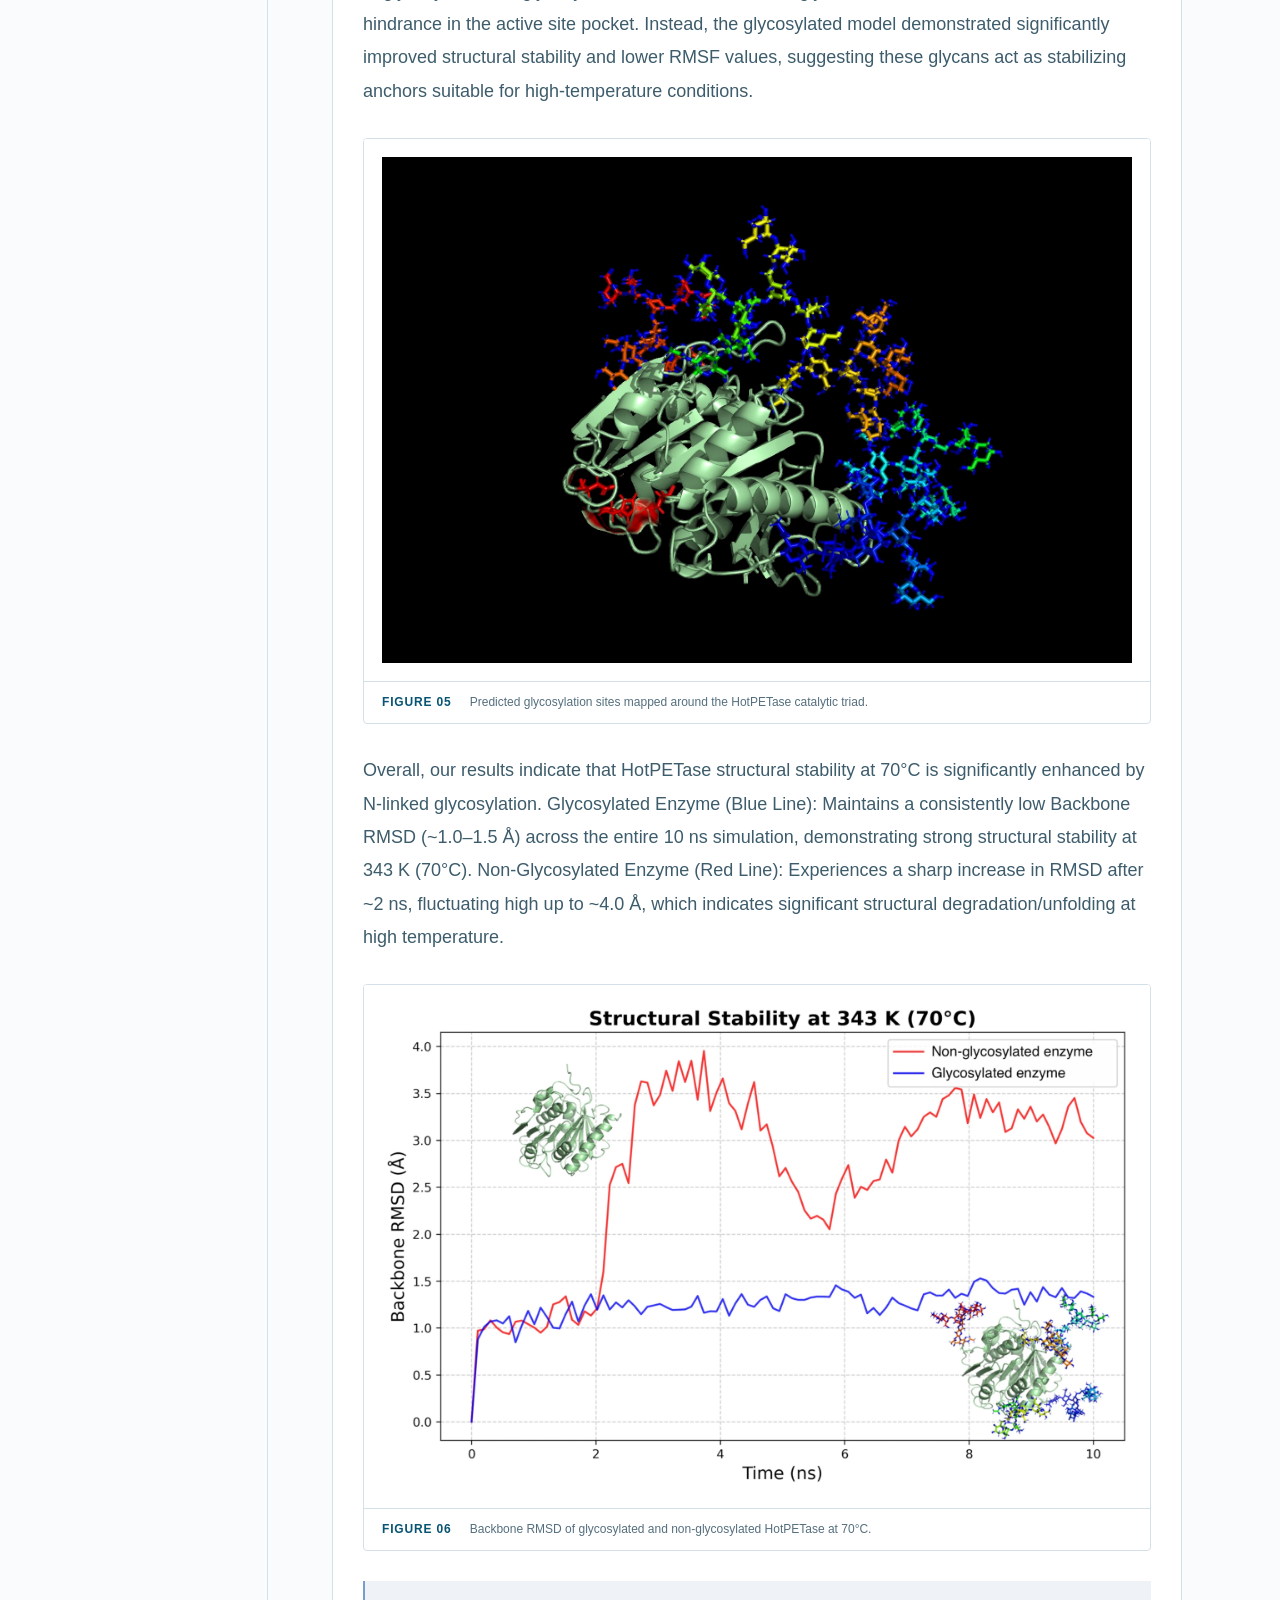
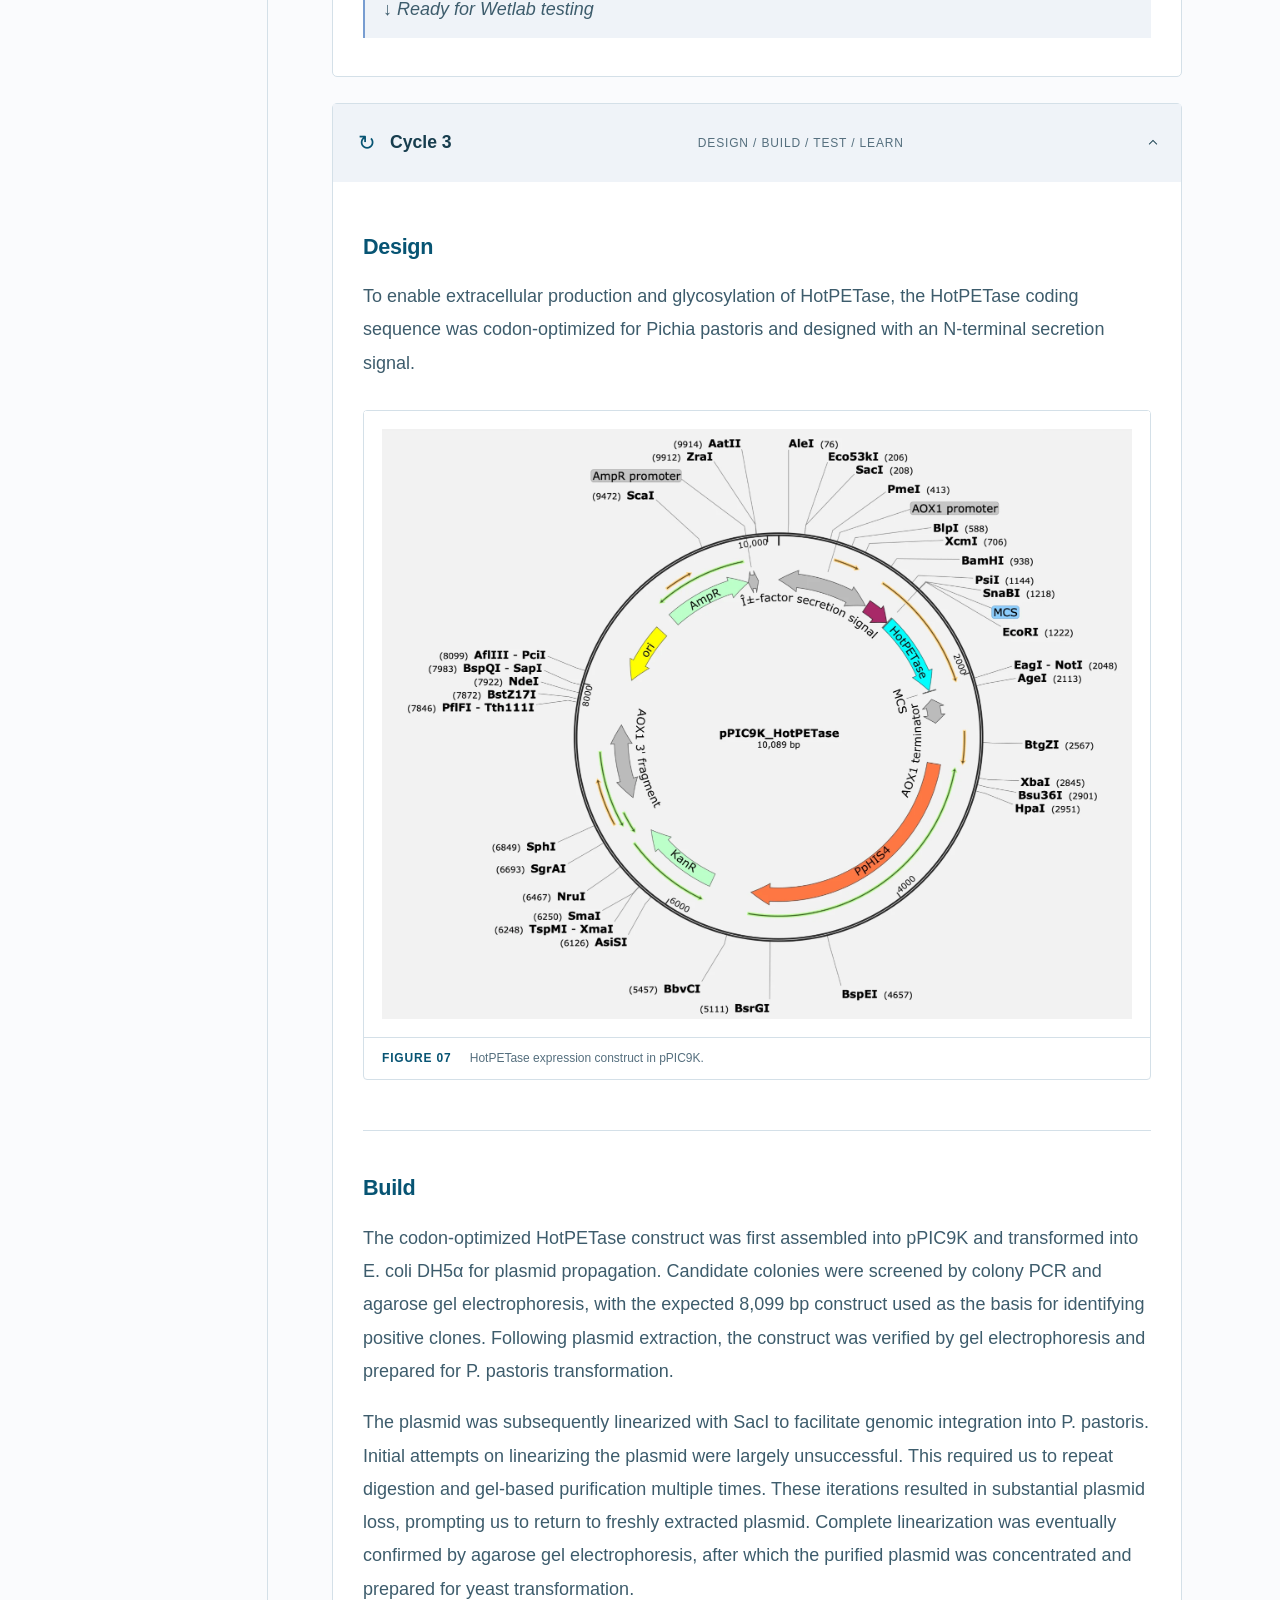
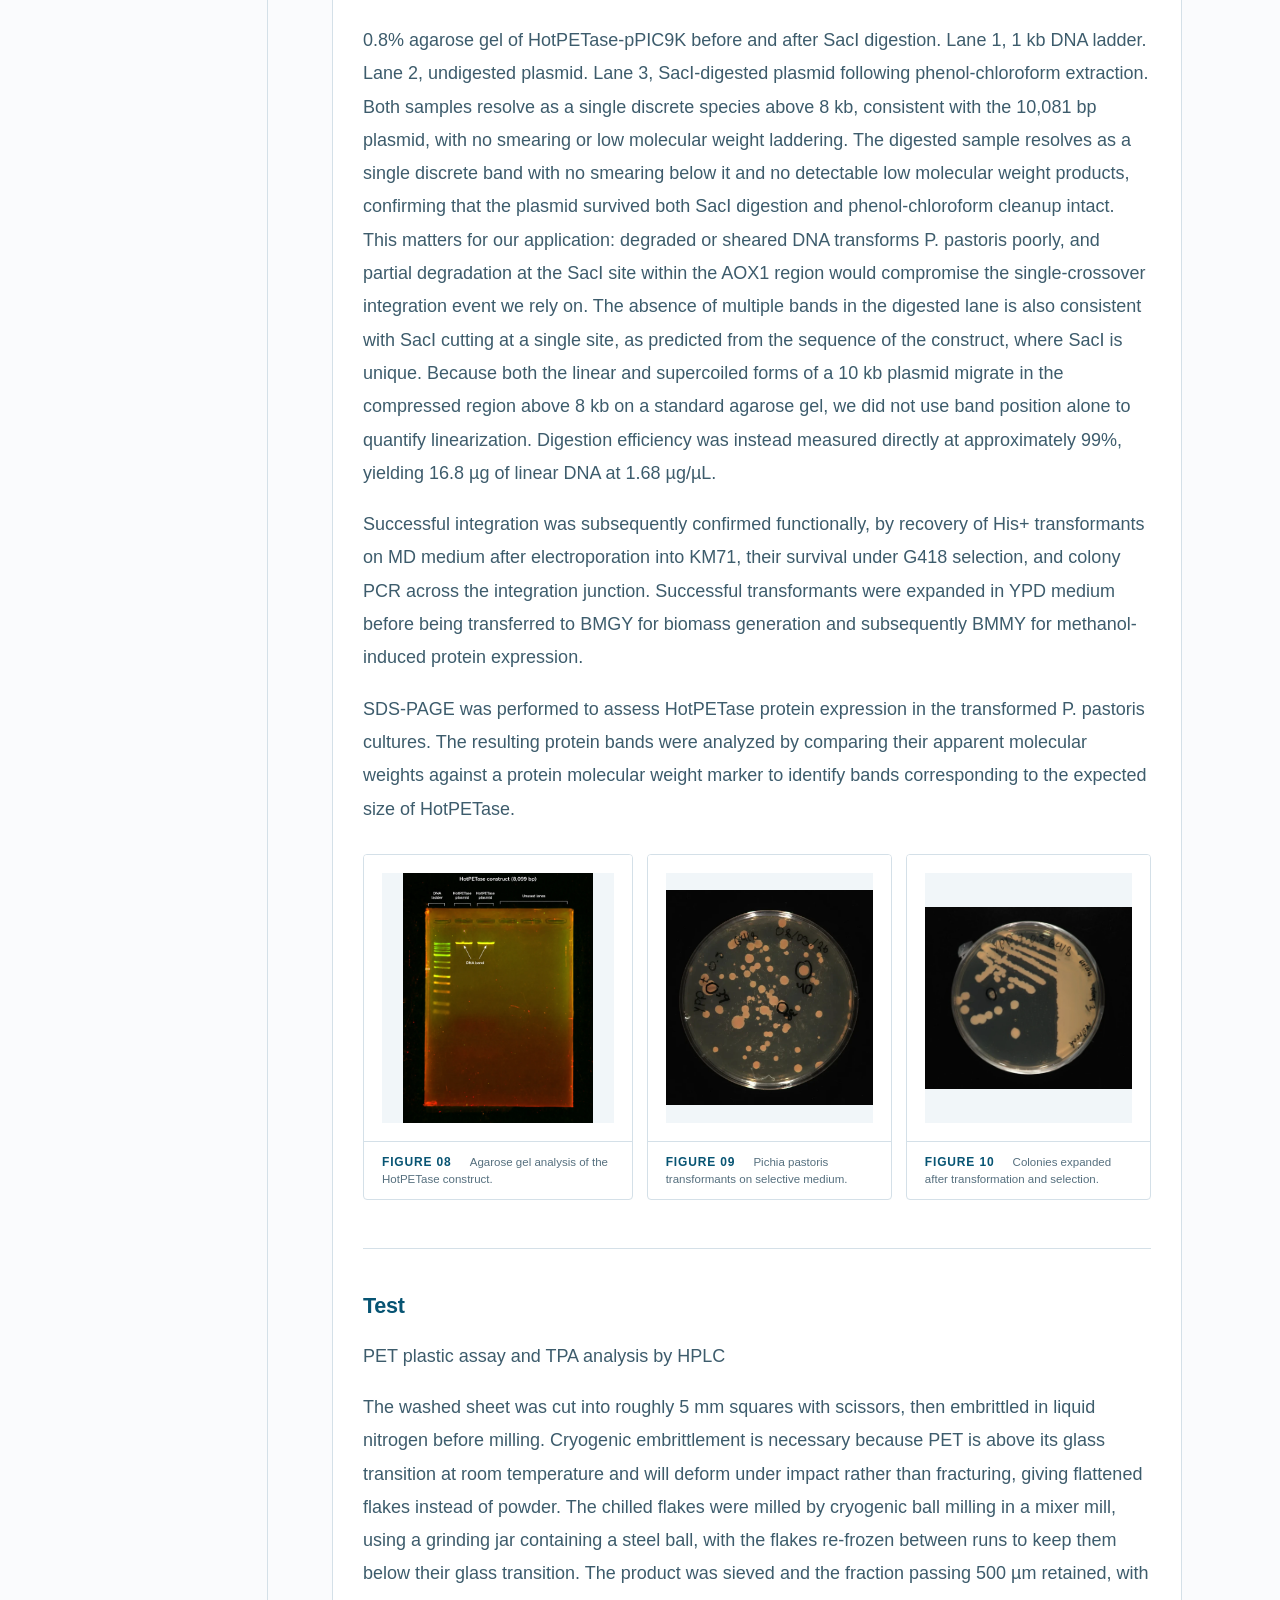
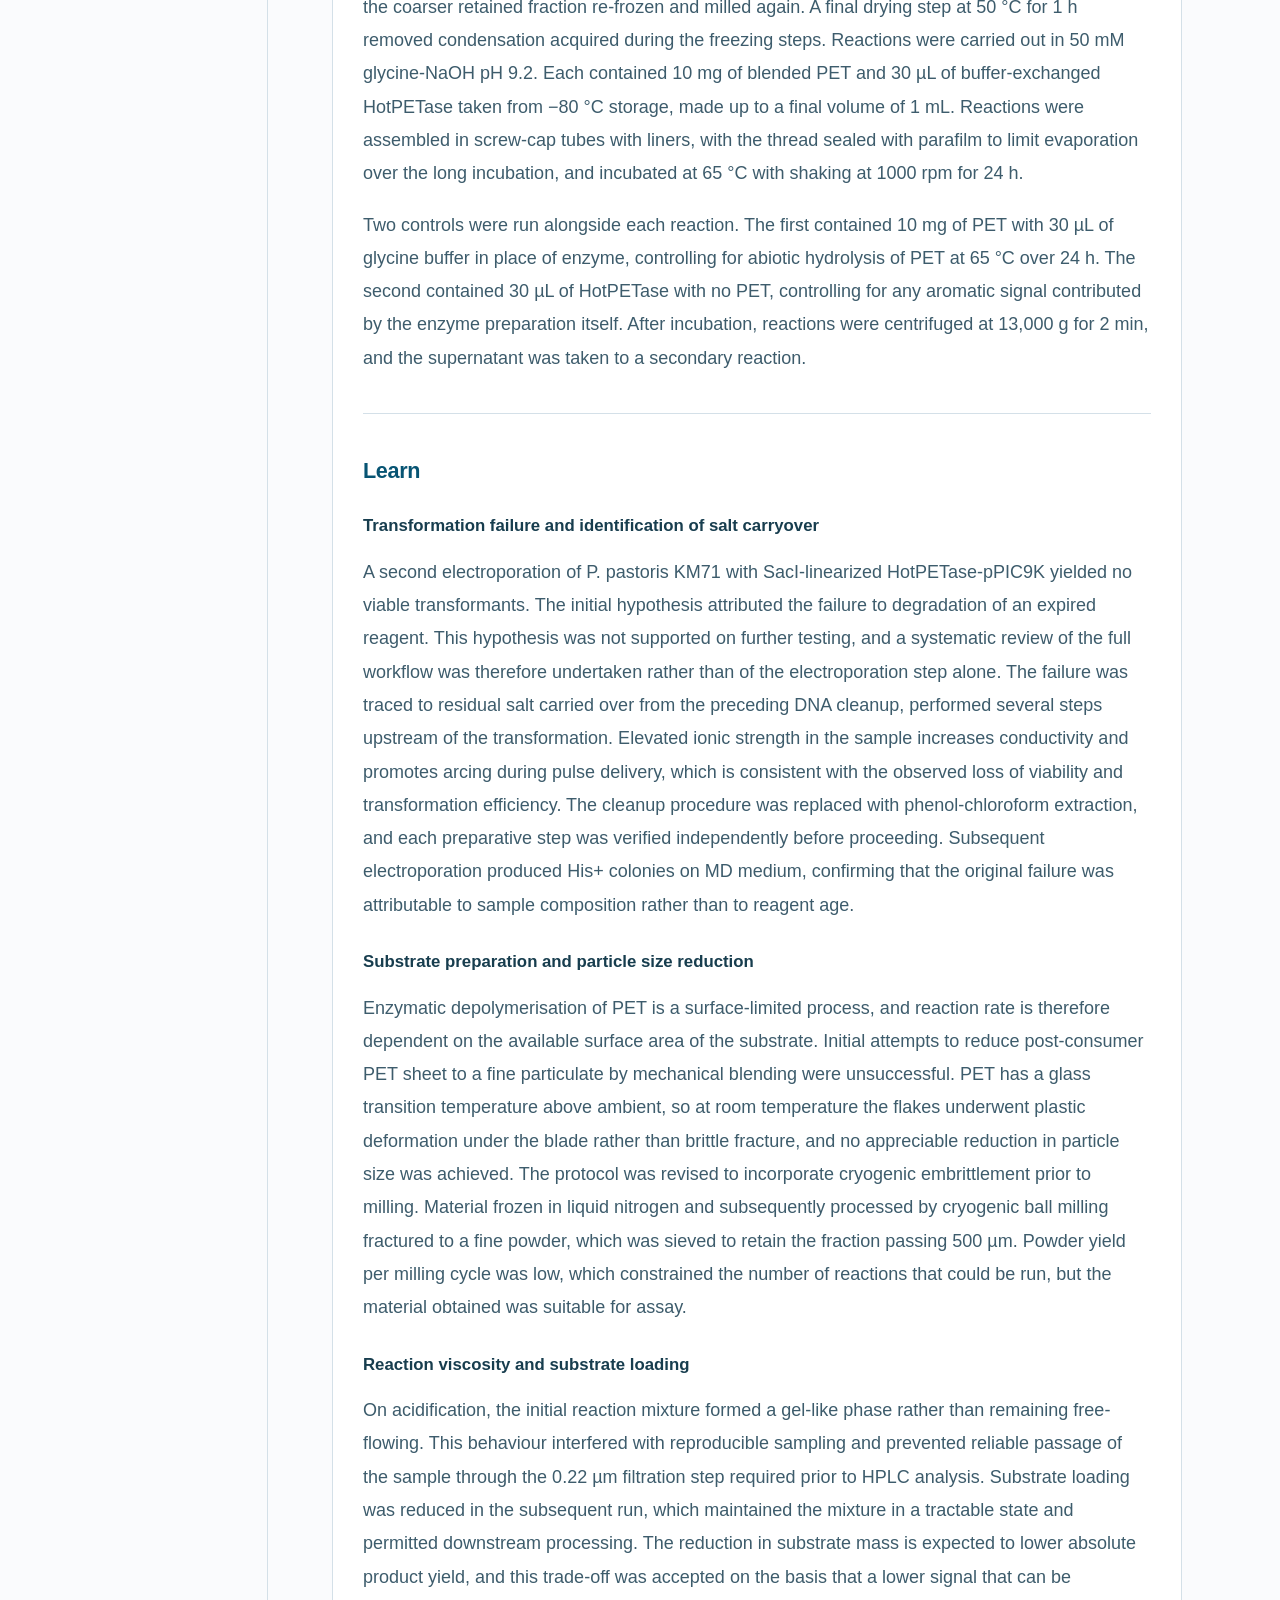
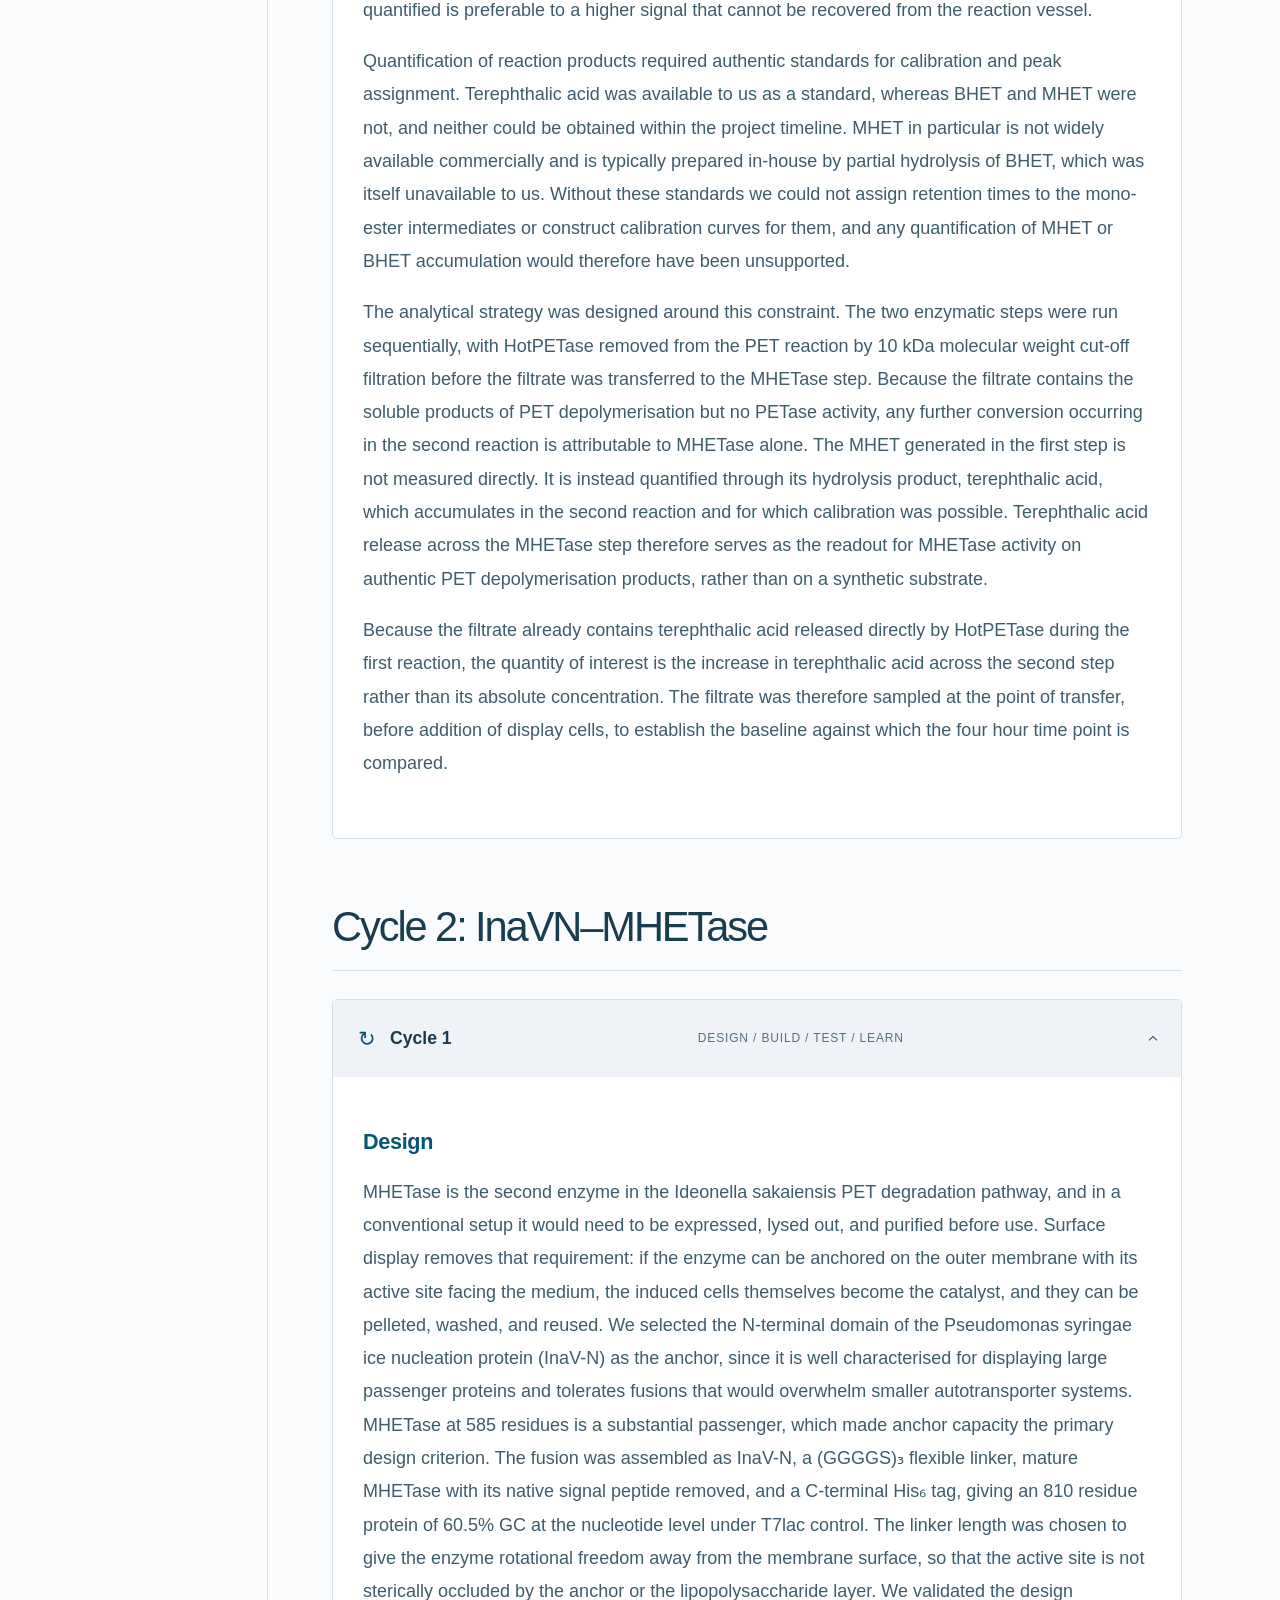
<file: engineering.html>
<!DOCTYPE html>
<html lang="en">
 <head>
  <meta charset="utf-8"/>
  <meta content="width=device-width, initial-scale=1" name="viewport"/>
  <meta content="#075473" name="theme-color"/>
  <meta content="MELANIFY explores a biological pathway from PET plastic waste to allomelanin. Discover our engineering, research and community work." name="description"/>
  <title>
   Engineering | MELANIFY
  </title>
  <link href="assets/favicon.svg" rel="icon" type="image/svg+xml"/>
  <link href="styles.css" rel="stylesheet"/>
  <script defer="" src="script.js"></script>
  </script>
  <link href="wetlab.css" rel="stylesheet"/>

     <style>
        .brand {
    display: flex;
    align-items: center;
    overflow: visible;
}
.brand-logo {
    width: 200px;
    height: auto;
    object-fit: contain;
}
    </style>
   <link rel="stylesheet" href="banner.css">
  <link rel="stylesheet" href="typography.css">
  <link rel="stylesheet" href="navigation-footer.css">
</head>
 <body data-page="engineering">
  <a class="skip-link" href="#main">
   Skip to content
  </a>
  <header class="site-header">
      <div class="header-inner">
        <!-- <a class="brand" href="index.html" aria-label="MELANIFY home"><span class="brand-mark" aria-hidden="true">m</span><span>MELANIFY<span class="brand-period">.</span></span></a> -->
         <a class="brand" href="index.html" aria-label="MELANIFY home">
        <img src="assets/logo-removebg-preview.png" alt="MELANIFY Logo" class="brand-logo" /></a>
        <button class="menu-toggle" type="button" aria-expanded="false" aria-controls="main-nav"><span></span><span></span><span class="sr-only">Toggle navigation</span></button>
        <nav id="main-nav" aria-label="Main navigation">
          <a href="index.html">Home</a>
          <details class="nav-group"><summary>Project<span class="chevron" aria-hidden="true"></span></summary><div class="nav-dropdown">
            <a href="description.html">Description: Problem Breakdown</a>
          </div></details>
          <details class="nav-group"><summary class="current">Wet Lab<span class="chevron" aria-hidden="true"></span></summary><div class="nav-dropdown">
            <a href="engineering.html" aria-current="page">Engineering</a>
            <a href="results.html">Results</a>
            <a href="protocols.html">Protocols &amp; Notebook</a>
            <a href="parts.html">Parts</a>
            <!-- <a href="implementation.html">Implementation</a> -->
            <a href="safety.html">Safety</a>
          </div></details>
          <details class="nav-group"><summary>Beyond the lab<span class="chevron" aria-hidden="true"></span></summary><div class="nav-dropdown">
            <a href="human-practices.html">Integrated Human Practices</a>
            <a href="education.html">Education</a>
            <!-- <a href="entrepreneurship.html">Entrepreneurship</a> -->
          </div></details>
          <details class="nav-group"><summary>Team<span class="chevron" aria-hidden="true"></span></summary><div class="nav-dropdown">
            <a href="members.html">Members</a>
            <a href="attributions.html">Attributions</a>
          </div></details>
        </nav>
      </div>
      <div class="reading-progress" aria-hidden="true"></div>
    </header>

    <section class="page-banner" id="top" aria-labelledby="page-title">
    <img src="images/banner.jpeg" alt="" width="1024" height="589" decoding="async" fetchpriority="high">
    <div class="page-banner-content wrap">
      <div class="page-banner-copy">
        <h1 id="page-title">Engineering</h1>
        <p class="page-banner-subtitle">Engineering a new possibility</p>
        <p class="page-banner-description">From protein design to a pathway that connects PET waste with allomelanin.</p>
      </div>
    </div>
  </section>
  <main id="main">
   <!-- <section class="chapter-hero wetlab-hero" id="top">
    <div class="wrap">
     <div class="breadcrumb">
      <a href="index.html">
       Home
      </a>
      <span>
       /
      </span>
      Engineering
     </div>
     <h1>
      Engineering
     </h1>
     <p class="chapter-subtitle">
      Engineering a new possibility
     </p>
     <p class="hero-footnote">
      From protein design to pathway
     </p>
    </div>
   </section> -->


   <div class="article-layout wrap">
    <aside class="article-sidebar">
     <div class="toc-sticky">
      <nav aria-label="Engineering cycles" class="wetlab-nav toc engineering-cycle-nav">
       <span class="small-label">
        ENGINEERING CYCLES
       </span>
       <a href="#hotpetase">
        Cycle 1: HotPETase
       </a>
       <a href="#inavn-mhetase">
        Cycle 2: InaVN&ndash;MHETase
       </a>
       <a href="#tpa-to-pca">
        Cycle 3: TPA to PCA
       </a>
       <a href="#aroy-ecdb-ecdd">
        Cycle 4: PCA to catechol
       </a>
      </nav>
      <span class="small-label">
       ON THIS PAGE
      </span>
      <nav aria-label="Additional chapter contents" class="toc">
       <a class="toc-primary" href="#abstract">
        Abstract
       </a>
       <a class="toc-primary" href="#conclusion">
        Conclusion
       </a>
       <a class="toc-primary" href="#references">
        References
       </a>
      </nav>
     </div>
    </aside>
    <article class="article-content" id="chapter-content">
     <div class="engineering-intro">
      <span class="small-label">
       THE ENGINEERING CYCLE
      </span>
      <div class="dbtl-strip">
       <span>
        <b>
         01
        </b>
        Design
       </span>
       <span>
        <b>
         02
        </b>
        Build
       </span>
       <span>
        <b>
         03
        </b>
        Test
       </span>
       <span>
        <b>
         04
        </b>
        Learn
       </span>
      </div>
      <p>
       Our development follows an iterative cycle, connecting molecular modeling with laboratory work across the PET-to-allomelanin pathway.
      </p>
      <button aria-expanded="true" class="cycle-toggle">
       Collapse all cycles
      </button>
     </div>
     <h2 class="" data-reveal="" id="abstract">
      Abstract
     </h2>
     <p>
      Lorem ipsum dolor sit amet, consectetur adipiscing elit. Cras et tortor ac neque eleifend molestie eget nec ante. Suspendisse potenti. Phasellus porttitor elit a urna finibus bibendum. Vivamus volutpat rhoncus erat at pulvinar. Aliquam dui neque, dapibus in feugiat et, ultricies non lectus. Etiam sit amet sodales nulla. Praesent condimentum interdum tortor, sed lobortis neque imperdiet non. Etiam blandit fringilla dolor pretium rutrum. In at erat sollicitudin turpis accumsan pretium eu sed eros. Curabitur condimentum vitae mi vel mollis. Curabitur vel lorem purus. Cras accumsan laoreet tellus, ac ullamcorper dolor consectetur at. Vivamus faucibus odio sem, ut faucibus ligula volutpat vel. Vestibulum faucibus mauris vitae nulla aliquet lobortis. Lorem ipsum dolor sit amet, consectetur adipiscing elit. Cras et tortor ac neque eleifend molestie eget nec ante. Suspendisse potenti. Phasellus porttitor elit a urna finibus bibendum. Vivamus volutpat rhoncus erat at pulvinar. Aliquam dui neque, dapibus in feugiat et, ultricies non lectus. Etiam sit amet sodales nulla. Praesent condimentum interdum tortor, sed lobortis neque imperdiet non. Etiam blandit fringilla dolor pretium rutrum. In at erat sollicitudin turpis accumsan pretium eu sed eros. Curabitur condimentum vitae mi vel mollis. Curabitur vel lorem purus. Cras accumsan laoreet tellus, ac ullamcorper dolor consectetur at. Vivamus faucibus odio sem, ut faucibus ligula volutpat vel. Vestibulum faucibus mauris vitae nulla aliquet lobortis.
     </p>
     <h2 class="" data-reveal="" id="hotpetase">
      Cycle 1: HotPETase
     </h2>
     <details class="cycle-block" id="cycle-1" open="">
      <summary>
       <span aria-hidden="true" class="cycle-icon">
        ↻
       </span>
       <span>
        Cycle 1
       </span>
       <span class="cycle-summary-label">
        DESIGN / BUILD / TEST / LEARN
       </span>
       <span class="chevron">
       </span>
      </summary>
      <div class="cycle-content">
       <h4 class="stage-heading stage-design" id="design">
        Design
       </h4>
       <p>
        There are many ways in which PETase can be modified to increase its thermostability. N-linked glycosylation is one of the countless modifications that can do just that. Pichia pastoris is the perfect host for this because it can rapidly produce enzymes at high yields (&gt;20 g/L with optimized fermentation) while simultaneously glycosylating them through its endoplasmic reticulum post-translational modification machinery (Deng et al., 2023; Li et al., 2025).
       </p>
       <p>
        We aimed to improve catalytic efficiency by choosing Pichia Pastoris as a host for PETase.
       </p>
       <h4 class="stage-heading stage-build" id="build">
        Build
       </h4>
       <p>
        Screened the wild-type PETase sequence (PDB: 6EQE) to predict potential glycosylation sites using highly accurate bioinformatics servers. N-linked glycosylation sites were identified using NetNGlyc - 1.0, while O-linked glycosylation sites were predicted utilizing NetOGlyc - 4.0.
       </p>
       <p>
        Comparative Modeling: Prepared two distinct systems for a head-to-head comparison: the Wild-type PETase (Control) and the Glycosylated PETase.
       </p>
       <h4 class="stage-heading stage-test" id="test">
        Test
       </h4>
       <p>
        Environment Setup: Solvated both protein structures in a rectangular water box and neutralized the systems by adding 0.15 M NaCl ions.
       </p>
       <p>
        Heat Stress Simulation: Strictly configured the simulation temperature to 343.15 K (70°C) across all parameter files to mimic a high-heat industrial plastic degradation environment.
       </p>
       <p>
        Hardware &amp; Execution: Deployed GPU-accelerated OpenMM on a remote Linux server, utilizing tmux and automated Bash scripting for uninterrupted background processing.
       </p>
       <p>
        Equilibration: Performed initial energy minimization and thermodynamic equilibration to relax the molecular structures and reach the target temperature and pressure.
       </p>
       <p>
        Production Run: Executed a continuous 10-nanosecond (10 ns) production run, generating detailed .dcdstructural trajectories for both the control and the glycosylated systems.
       </p>
       <p>
        Data Processing: Processed the trajectory files using Python, specifically leveraging the MDTraj, Pandas, and Matplotlib libraries.
       </p>
       <p>
        RMSD (Root Mean Square Deviation): Calculated backbone RMSD to evaluate overall structural stability and identify unfolding events over the 10 ns timeframe.
       </p>
       <p>
        RMSF (Root Mean Square Fluctuation): Computed C-alpha RMSF to pinpoint per-residue flexibility, demonstrating how the glycan shield physically restricts the movement of highly flexible loops.
       </p>
       <p>
        SASA (Solvent Accessible Surface Area): Measured the protein's surface area to assess the degree of structural swelling, core compaction, and solvent exposure upon severe heat stress.
       </p>
       <h4 class="stage-heading stage-learn" id="learn">
        Learn
       </h4>
       <figure class="research-figure">
        <a aria-label="Enlarge: Backbone RMSD of wild-type and glycosylated PETase at 70°C." class="figure-open" data-alt="Backbone RMSD of wild-type and glycosylated PETase at 70°C." data-image="assets/client-wetlab-figure-44-1.webp" href="assets/client-wetlab-figure-44-1.webp" rel="noopener" target="_blank">
         <img alt="Backbone RMSD of wild-type and glycosylated PETase at 70°C." height="1158" loading="lazy" src="assets/client-wetlab-figure-44-1.webp" width="1800"/>
         <span class="figure-zoom">
          View full size
         </span>
        </a>
        <figcaption>
         <span>
          FIGURE 01
         </span>
         Backbone RMSD of wild-type and glycosylated PETase at 70°C.
        </figcaption>
       </figure>
       <h3 class="" id="1-backbone-rmsd-reveals-enhanced-global-thermostability">
        1. Backbone RMSD Reveals Enhanced Global Thermostability
       </h3>
       <p>
        As shown in the RMSD analysis, the wild-type PETase (Control, 6EQE) maintained relative stability for the first 6 ns but exhibited a sharp, sudden spike in RMSD at approximately 7 ns (increasing from ~1.0 Å to ~1.7 Å). This abrupt deviation strongly indicates the onset of thermal unfolding and loss of native structure. In contrast, the glycosylated PETase demonstrated an initial adjustment phase (likely accommodating the bulky glycan structures) followed by a highly stable plateau for the remainder of the simulation. These results suggest that the introduction of N-linked glycans effectively prevents the rapid heat-induced structural degradation observed in the wild-type enzyme.
       </p>
       <h3 class="" id="2-c-alpha-rmsf-highlights-local-rigidification-by-glycan-shields">
        2. C-alpha RMSF Highlights Local Rigidification by Glycan Shields
       </h3>
       <figure class="research-figure">
        <a aria-label="Enlarge: Per-residue flexibility of wild-type and glycosylated PETase." class="figure-open" data-alt="Per-residue flexibility of wild-type and glycosylated PETase." data-image="assets/client-wetlab-figure-45-1.webp" href="assets/client-wetlab-figure-45-1.webp" rel="noopener" target="_blank">
         <img alt="Per-residue flexibility of wild-type and glycosylated PETase." height="993" loading="lazy" src="assets/client-wetlab-figure-45-1.webp" width="1800"/>
         <span class="figure-zoom">
          View full size
         </span>
        </a>
        <figcaption>
         <span>
          FIGURE 02
         </span>
         Per-residue flexibility of wild-type and glycosylated PETase.
        </figcaption>
       </figure>
       <p>
        The wild-type PETase displayed high degrees of flexibility, characterized by prominent fluctuation peaks at specific loop regions, most notably around residues 30-50 and 200-250. Remarkably, the glycosylated PETase exhibited a significant suppression of these fluctuations across the entire protein sequence. The local flexibility in the aforementioned highly mobile loops was markedly reduced. This damping effect indicates that the engineered glycan networks act as physical anchors, restricting excessive thermal motion and rigidifying the surface loops, which is a crucial mechanism for maintaining enzymatic stability at elevated temperatures.
       </p>
       <h3 class="" id="3-sasa-analysis-indicates-preservation-of-structural-core">
        3. SASA Analysis Indicates Preservation of Structural Core
       </h3>
       <figure class="research-figure">
        <a aria-label="Enlarge: Solvent-accessible surface area of PETase at 343 K." class="figure-open" data-alt="Solvent-accessible surface area of PETase at 343 K." data-image="assets/client-wetlab-figure-46-1.webp" href="assets/client-wetlab-figure-46-1.webp" rel="noopener" target="_blank">
         <img alt="Solvent-accessible surface area of PETase at 343 K." height="1140" loading="lazy" src="assets/client-wetlab-figure-46-1.webp" width="1800"/>
         <span class="figure-zoom">
          View full size
         </span>
        </a>
        <figcaption>
         <span>
          FIGURE 03
         </span>
         Solvent-accessible surface area of PETase at 343 K.
        </figcaption>
       </figure>
       <p>
        The wild-type PETase exhibited severe fluctuations in total SASA, culminating in a sharp, abnormal drop between 9.5 and 10 ns. This drastic reduction in surface area perfectly correlates with the unfolding event observed in the RMSD data, suggesting a structural collapse or abnormal hydrophobic core packing due to thermal denaturation. Conversely, the glycosylated PETase maintained a much more consistent and steady SASA profile throughout the 10 ns simulation. This consistency further confirms that the glycan shield successfully protects the structural core of the enzyme, preventing the fatal structural collapse that occurs in the unglycosylated wild-type under identical heat stress conditions.
       </p>
       <p class="research-transition">
        ↓ Carry strategy to a stronger scaffold
       </p>
      </div>
     </details>
     <details class="cycle-block" id="cycle-2" open="">
      <summary>
       <span aria-hidden="true" class="cycle-icon">
        ↻
       </span>
       <span>
        Cycle 2
       </span>
       <span class="cycle-summary-label">
        DESIGN / BUILD / TEST / LEARN
       </span>
       <span class="chevron">
       </span>
      </summary>
      <div class="cycle-content">
       <h4 class="stage-heading stage-design" id="design-2">
        Design
       </h4>
       <p>
        Cycle 1 suggested that N-linked glycosylation could improve PETase stability at elevated temperatures. Rather than continuing to optimize the weaker wild-type scaffold, we transferred the strategy to HotPETase (PDB: 7QVH), a thermostable PETase scaffold, to determine whether glycosylation could further stabilize an already heat-resistant enzyme.
       </p>
       <h4 class="stage-heading stage-build" id="build-2">
        Build
       </h4>
       <p>
        Screened the HotPETase sequence (PDB: 7QVH) to predict potential glycosylation sites using highly accurate bioinformatics servers. N-linked glycosylation sites were identified using NetNGlyc - 1.0, while O-linked glycosylation sites were predicted utilizing NetOGlyc - 4.0.
       </p>
       <p>
        Comparative Modeling: Prepared two distinct systems for a head-to-head comparison: the Wild-type HotPETase (Control) and the Glycosylated HotPETase.
       </p>
       <h4 class="stage-heading stage-test" id="test-2">
        Test
       </h4>
       <p>
        Instead of repeating the full Cycle 1 analysis, we focused on structural compatibility and active-site preservation:
       </p>
       <p>
        ● Compared the recombinant HotPETase construct with the experimentally determined 7QVH structure. ● Mapped predicted glycosylation sites relative to the catalytic triad (Ser160, Asp206, His237). ● Simulated glycosylated and non-glycosylated HotPETase for 10 ns at 70°C. ● Evaluated global stability and local flexibility.
       </p>
       <h4 class="stage-heading stage-learn" id="learn-2">
        Learn
       </h4>
       <p>
        Structural Superposition &amp; Tag Influence: We modeled the recombinant construct (with the N-terminal extension and C-terminal tag)(cyan) and superimposed it with the wild-type HotPETase (PDB ID: 7QVH) (green). The alignment yielded an exceptionally low Global RMSD of 0.233 Å. As shown in the attached image, the core fold remains entirely undisrupted, and the terminal extensions are fully solvent-exposed, projecting away from the main structure.
       </p>
       <figure class="research-figure">
        <a aria-label="Enlarge: Structural superposition of recombinant and reference HotPETase." class="figure-open" data-alt="Structural superposition of recombinant and reference HotPETase." data-image="assets/client-wetlab-figure-48-1.webp" href="assets/client-wetlab-figure-48-1.webp" rel="noopener" target="_blank">
         <img alt="Structural superposition of recombinant and reference HotPETase." height="816" loading="lazy" src="assets/client-wetlab-figure-48-1.webp" width="1280"/>
         <span class="figure-zoom">
          View full size
         </span>
        </a>
        <figcaption>
         <span>
          FIGURE 04
         </span>
         Structural superposition of recombinant and reference HotPETase.
        </figcaption>
       </figure>
       <p>
        N-Glycosylation Site Prediction &amp; Active Site Analysis: Based on our FASTA sequence numbering, we identified 5 predicted N-glycosylation sites at positions: 114, 138, 190, 264, and 277. We mapped these onto the 3D structure (see attached image highlighting the catalytic triad: Ser160, Asp206, His237 in red). We noted that positions N190 and N264 are in close structural proximity to the catalytic triad residues.
       </p>
       <p>
        However, based on our previous 10ns Molecular Dynamics (MD) simulations comparing the unglycosylated and glycosylated forms, the addition of glycans at these sites did not induce steric hindrance in the active site pocket. Instead, the glycosylated model demonstrated significantly improved structural stability and lower RMSF values, suggesting these glycans act as stabilizing anchors suitable for high-temperature conditions.
       </p>
       <figure class="research-figure">
        <a aria-label="Enlarge: Predicted glycosylation sites mapped around the HotPETase catalytic triad." class="figure-open" data-alt="Predicted glycosylation sites mapped around the HotPETase catalytic triad." data-image="assets/client-wetlab-figure-49-1.webp" href="assets/client-wetlab-figure-49-1.webp" rel="noopener" target="_blank">
         <img alt="Predicted glycosylation sites mapped around the HotPETase catalytic triad." height="1134" loading="lazy" src="assets/client-wetlab-figure-49-1.webp" width="1680"/>
         <span class="figure-zoom">
          View full size
         </span>
        </a>
        <figcaption>
         <span>
          FIGURE 05
         </span>
         Predicted glycosylation sites mapped around the HotPETase catalytic triad.
        </figcaption>
       </figure>
       <p>
        Overall, our results indicate that HotPETase structural stability at 70°C is significantly enhanced by N-linked glycosylation. Glycosylated Enzyme (Blue Line): Maintains a consistently low Backbone RMSD (~1.0–1.5 Å) across the entire 10 ns simulation, demonstrating strong structural stability at 343 K (70°C). Non-Glycosylated Enzyme (Red Line): Experiences a sharp increase in RMSD after ~2 ns, fluctuating high up to ~4.0 Å, which indicates significant structural degradation/unfolding at high temperature.
       </p>
       <figure class="research-figure">
        <a aria-label="Enlarge: Backbone RMSD of glycosylated and non-glycosylated HotPETase at 70°C." class="figure-open" data-alt="Backbone RMSD of glycosylated and non-glycosylated HotPETase at 70°C." data-image="assets/client-wetlab-figure-50-1.webp" href="assets/client-wetlab-figure-50-1.webp" rel="noopener" target="_blank">
         <img alt="Backbone RMSD of glycosylated and non-glycosylated HotPETase at 70°C." height="1168" loading="lazy" src="assets/client-wetlab-figure-50-1.webp" width="1800"/>
         <span class="figure-zoom">
          View full size
         </span>
        </a>
        <figcaption>
         <span>
          FIGURE 06
         </span>
         Backbone RMSD of glycosylated and non-glycosylated HotPETase at 70°C.
        </figcaption>
       </figure>
       <p class="research-transition">
        ↓ Ready for Wetlab testing
       </p>
      </div>
     </details>
     <details class="cycle-block" id="cycle-3" open="">
      <summary>
       <span aria-hidden="true" class="cycle-icon">
        ↻
       </span>
       <span>
        Cycle 3
       </span>
       <span class="cycle-summary-label">
        DESIGN / BUILD / TEST / LEARN
       </span>
       <span class="chevron">
       </span>
      </summary>
      <div class="cycle-content">
       <section class="dbtl-stage">
        <h4 class="stage-heading stage-design">
         Design
        </h4>
        <p>
         To enable extracellular production and glycosylation of HotPETase, the HotPETase coding sequence was codon-optimized for Pichia pastoris and designed with an N-terminal secretion signal.
        </p>
        <figure class="research-figure">
         <a aria-label="Enlarge: HotPETase expression construct in pPIC9K." class="figure-open" data-alt="HotPETase expression construct in pPIC9K." data-image="assets/client-wetlab-figure-51-1.webp" href="assets/client-wetlab-figure-51-1.webp" rel="noopener" target="_blank">
          <img alt="HotPETase expression construct in pPIC9K." height="1417" loading="lazy" src="assets/client-wetlab-figure-51-1.webp" width="1800"/>
          <span class="figure-zoom">
           View full size
          </span>
         </a>
         <figcaption>
          <span>
           FIGURE 07
          </span>
          HotPETase expression construct in pPIC9K.
         </figcaption>
        </figure>
       </section>
       <section class="dbtl-stage">
        <h4 class="stage-heading stage-build">
         Build
        </h4>
        <p>
         The codon-optimized HotPETase construct was first assembled into pPIC9K and transformed into E. coli DH5α for plasmid propagation. Candidate colonies were screened by colony PCR and agarose gel electrophoresis, with the expected 8,099 bp construct used as the basis for identifying positive clones. Following plasmid extraction, the construct was verified by gel electrophoresis and prepared for P. pastoris transformation.
        </p>
        <p>
         The plasmid was subsequently linearized with SacI to facilitate genomic integration into P. pastoris. Initial attempts on linearizing the plasmid were largely unsuccessful. This required us to repeat digestion and gel-based purification multiple times. These iterations resulted in substantial plasmid loss, prompting us to return to freshly extracted plasmid. Complete linearization was eventually confirmed by agarose gel electrophoresis, after which the purified plasmid was concentrated and prepared for yeast transformation.
        </p>
        <p>
         0.8% agarose gel of HotPETase-pPIC9K before and after SacI digestion. Lane 1, 1 kb DNA ladder. Lane 2, undigested plasmid. Lane 3, SacI-digested plasmid following phenol-chloroform extraction. Both samples resolve as a single discrete species above 8 kb, consistent with the 10,081 bp plasmid, with no smearing or low molecular weight laddering. The digested sample resolves as a single discrete band with no smearing below it and no detectable low molecular weight products, confirming that the plasmid survived both SacI digestion and phenol-chloroform cleanup intact. This matters for our application: degraded or sheared DNA transforms P. pastoris poorly, and partial degradation at the SacI site within the AOX1 region would compromise the single-crossover integration event we rely on. The absence of multiple bands in the digested lane is also consistent with SacI cutting at a single site, as predicted from the sequence of the construct, where SacI is unique. Because both the linear and supercoiled forms of a 10 kb plasmid migrate in the compressed region above 8 kb on a standard agarose gel, we did not use band position alone to quantify linearization. Digestion efficiency was instead measured directly at approximately 99%, yielding 16.8 µg of linear DNA at 1.68 µg/µL.
        </p>
        <p>
         Successful integration was subsequently confirmed functionally, by recovery of His+ transformants on MD medium after electroporation into KM71, their survival under G418 selection, and colony PCR across the integration junction. Successful transformants were expanded in YPD medium before being transferred to BMGY for biomass generation and subsequently BMMY for methanol-induced protein expression.
        </p>
        <p>
         SDS-PAGE was performed to assess HotPETase protein expression in the transformed P. pastoris cultures. The resulting protein bands were analyzed by comparing their apparent molecular weights against a protein molecular weight marker to identify bands corresponding to the expected size of HotPETase.
        </p>
        <div class="wetlab-photo-grid">
         <figure class="research-figure">
          <a aria-label="Enlarge: Agarose gel analysis of the HotPETase construct." class="figure-open" data-alt="Agarose gel analysis of the HotPETase construct." data-image="assets/client-wetlab-culture-1.webp" href="assets/client-wetlab-culture-1.webp" rel="noopener" target="_blank">
           <img alt="Agarose gel analysis of the HotPETase construct." height="1440" loading="lazy" src="assets/client-wetlab-culture-1.webp" width="1092"/>
           <span class="figure-zoom">
            View full size
           </span>
          </a>
          <figcaption>
           <span>
            FIGURE 08
           </span>
           Agarose gel analysis of the HotPETase construct.
          </figcaption>
         </figure>
         <figure class="research-figure">
          <a aria-label="Enlarge: Pichia pastoris transformants on selective medium." class="figure-open" data-alt="Pichia pastoris transformants on selective medium." data-image="assets/client-wetlab-culture-2.webp" href="assets/client-wetlab-culture-2.webp" rel="noopener" target="_blank">
           <img alt="Pichia pastoris transformants on selective medium." height="738" loading="lazy" src="assets/client-wetlab-culture-2.webp" width="712"/>
           <span class="figure-zoom">
            View full size
           </span>
          </a>
          <figcaption>
           <span>
            FIGURE 09
           </span>
           Pichia pastoris transformants on selective medium.
          </figcaption>
         </figure>
         <figure class="research-figure">
          <a aria-label="Enlarge: Colonies expanded after transformation and selection." class="figure-open" data-alt="Colonies expanded after transformation and selection." data-image="assets/client-wetlab-culture-3.webp" href="assets/client-wetlab-culture-3.webp" rel="noopener" target="_blank">
           <img alt="Colonies expanded after transformation and selection." height="820" loading="lazy" src="assets/client-wetlab-culture-3.webp" width="936"/>
           <span class="figure-zoom">
            View full size
           </span>
          </a>
          <figcaption>
           <span>
            FIGURE 10
           </span>
           Colonies expanded after transformation and selection.
          </figcaption>
         </figure>
        </div>
       </section>
       <section class="dbtl-stage">
        <h4 class="stage-heading stage-test">
         Test
        </h4>
        <p>
         PET plastic assay and TPA analysis by HPLC
        </p>
        <p>
         The washed sheet was cut into roughly 5 mm squares with scissors, then embrittled in liquid nitrogen before milling. Cryogenic embrittlement is necessary because PET is above its glass transition at room temperature and will deform under impact rather than fracturing, giving flattened flakes instead of powder. The chilled flakes were milled by cryogenic ball milling in a mixer mill, using a grinding jar containing a steel ball, with the flakes re-frozen between runs to keep them below their glass transition. The product was sieved and the fraction passing 500 µm retained, with the coarser retained fraction re-frozen and milled again. A final drying step at 50 °C for 1 h removed condensation acquired during the freezing steps. Reactions were carried out in 50 mM glycine-NaOH pH 9.2. Each contained 10 mg of blended PET and 30 µL of buffer-exchanged HotPETase taken from −80 °C storage, made up to a final volume of 1 mL. Reactions were assembled in screw-cap tubes with liners, with the thread sealed with parafilm to limit evaporation over the long incubation, and incubated at 65 °C with shaking at 1000 rpm for 24 h.
        </p>
        <p>
         Two controls were run alongside each reaction. The first contained 10 mg of PET with 30 µL of glycine buffer in place of enzyme, controlling for abiotic hydrolysis of PET at 65 °C over 24 h. The second contained 30 µL of HotPETase with no PET, controlling for any aromatic signal contributed by the enzyme preparation itself. After incubation, reactions were centrifuged at 13,000 g for 2 min, and the supernatant was taken to a secondary reaction.
        </p>
       </section>
       <section class="dbtl-stage">
        <h4 class="stage-heading stage-learn">
         Learn
        </h4>
        <h5>
         Transformation failure and identification of salt carryover
        </h5>
        <p>
         A second electroporation of P. pastoris KM71 with SacI-linearized HotPETase-pPIC9K yielded no viable transformants. The initial hypothesis attributed the failure to degradation of an expired reagent. This hypothesis was not supported on further testing, and a systematic review of the full workflow was therefore undertaken rather than of the electroporation step alone. The failure was traced to residual salt carried over from the preceding DNA cleanup, performed several steps upstream of the transformation. Elevated ionic strength in the sample increases conductivity and promotes arcing during pulse delivery, which is consistent with the observed loss of viability and transformation efficiency. The cleanup procedure was replaced with phenol-chloroform extraction, and each preparative step was verified independently before proceeding. Subsequent electroporation produced His+ colonies on MD medium, confirming that the original failure was attributable to sample composition rather than to reagent age.
        </p>
        <h5>
         Substrate preparation and particle size reduction
        </h5>
        <p>
         Enzymatic depolymerisation of PET is a surface-limited process, and reaction rate is therefore dependent on the available surface area of the substrate. Initial attempts to reduce post-consumer PET sheet to a fine particulate by mechanical blending were unsuccessful. PET has a glass transition temperature above ambient, so at room temperature the flakes underwent plastic deformation under the blade rather than brittle fracture, and no appreciable reduction in particle size was achieved. The protocol was revised to incorporate cryogenic embrittlement prior to milling. Material frozen in liquid nitrogen and subsequently processed by cryogenic ball milling fractured to a fine powder, which was sieved to retain the fraction passing 500 µm. Powder yield per milling cycle was low, which constrained the number of reactions that could be run, but the material obtained was suitable for assay.
        </p>
        <h5>
         Reaction viscosity and substrate loading
        </h5>
        <p>
         On acidification, the initial reaction mixture formed a gel-like phase rather than remaining free-flowing. This behaviour interfered with reproducible sampling and prevented reliable passage of the sample through the 0.22 µm filtration step required prior to HPLC analysis. Substrate loading was reduced in the subsequent run, which maintained the mixture in a tractable state and permitted downstream processing. The reduction in substrate mass is expected to lower absolute product yield, and this trade-off was accepted on the basis that a lower signal that can be quantified is preferable to a higher signal that cannot be recovered from the reaction vessel.
        </p>
        <p>
         Quantification of reaction products required authentic standards for calibration and peak assignment. Terephthalic acid was available to us as a standard, whereas BHET and MHET were not, and neither could be obtained within the project timeline. MHET in particular is not widely available commercially and is typically prepared in-house by partial hydrolysis of BHET, which was itself unavailable to us. Without these standards we could not assign retention times to the mono-ester intermediates or construct calibration curves for them, and any quantification of MHET or BHET accumulation would therefore have been unsupported.
        </p>
        <p>
         The analytical strategy was designed around this constraint. The two enzymatic steps were run sequentially, with HotPETase removed from the PET reaction by 10 kDa molecular weight cut-off filtration before the filtrate was transferred to the MHETase step. Because the filtrate contains the soluble products of PET depolymerisation but no PETase activity, any further conversion occurring in the second reaction is attributable to MHETase alone. The MHET generated in the first step is not measured directly. It is instead quantified through its hydrolysis product, terephthalic acid, which accumulates in the second reaction and for which calibration was possible. Terephthalic acid release across the MHETase step therefore serves as the readout for MHETase activity on authentic PET depolymerisation products, rather than on a synthetic substrate.
        </p>
        <p>
         Because the filtrate already contains terephthalic acid released directly by HotPETase during the first reaction, the quantity of interest is the increase in terephthalic acid across the second step rather than its absolute concentration. The filtrate was therefore sampled at the point of transfer, before addition of display cells, to establish the baseline against which the four hour time point is compared.
        </p>
       </section>
      </div>
     </details>
     <h2 class="" data-reveal="" id="inavn-mhetase">
      Cycle 2: InaVN&ndash;MHETase
     </h2>
     <details class="cycle-block" id="cycle-1-2" open="">
      <summary>
       <span aria-hidden="true" class="cycle-icon">
        ↻
       </span>
       <span>
        Cycle 1
       </span>
       <span class="cycle-summary-label">
        DESIGN / BUILD / TEST / LEARN
       </span>
       <span class="chevron">
       </span>
      </summary>
      <div class="cycle-content">
       <section class="dbtl-stage">
        <h4 class="stage-heading stage-design">
         Design
        </h4>
        <p>
         MHETase is the second enzyme in the Ideonella sakaiensis PET degradation pathway, and in a conventional setup it would need to be expressed, lysed out, and purified before use. Surface display removes that requirement: if the enzyme can be anchored on the outer membrane with its active site facing the medium, the induced cells themselves become the catalyst, and they can be pelleted, washed, and reused. We selected the N-terminal domain of the Pseudomonas syringae ice nucleation protein (InaV-N) as the anchor, since it is well characterised for displaying large passenger proteins and tolerates fusions that would overwhelm smaller autotransporter systems. MHETase at 585 residues is a substantial passenger, which made anchor capacity the primary design criterion. The fusion was assembled as InaV-N, a (GGGGS)₃ flexible linker, mature MHETase with its native signal peptide removed, and a C-terminal His₆ tag, giving an 810 residue protein of 60.5% GC at the nucleotide level under T7lac control. The linker length was chosen to give the enzyme rotational freedom away from the membrane surface, so that the active site is not sterically occluded by the anchor or the lipopolysaccharide layer. We validated the design computationally before committing to synthesis: AlphaFold3 returned a pTM of 0.73 for the fusion, with both domains folding independently and the linker remaining extended, and TMHMM predicted no spurious transmembrane segments within the passenger that might cause it to lodge in the membrane rather than project from it.
        </p>
        <figure class="research-figure">
         <a aria-label="Enlarge: InaV-N–MHETase fusion design and predicted structure." class="figure-open" data-alt="InaV-N–MHETase fusion design and predicted structure." data-image="assets/client-wetlab-figure-57-1.webp" href="assets/client-wetlab-figure-57-1.webp" rel="noopener" target="_blank">
          <img alt="InaV-N–MHETase fusion design and predicted structure." height="1072" loading="lazy" src="assets/client-wetlab-figure-57-1.webp" width="1800"/>
          <span class="figure-zoom">
           View full size
          </span>
         </a>
         <figcaption>
          <span>
           FIGURE 11
          </span>
          InaV-N–MHETase fusion design and predicted structure.
         </figcaption>
        </figure>
       </section>
       <section class="dbtl-stage">
        <h4 class="stage-heading stage-build">
         Build
        </h4>
        <p>
         The construct was codon-optimised for E. coli and ordered as a synthetic gene. Sequence verification before ordering caught three errors that would each have cost us a synthesis round. The native lipoprotein signal peptide carried on the InaV-N reference sequence was removed, since retaining it alongside the vector’s own expression context risked mistargeting the fusion to the periplasm rather than the outer membrane. A duplicated ATG at the NdeI cloning junction was corrected, which would otherwise have added a redundant initiator codon. A second His tag, arising from a missing stop codon that read the fusion through into the vector’s own tag, was resolved so that the protein terminates after a single His₆. We confirmed that our InaV-N sequence was 100% identical to the ENA AJ001086 reference at both the DNA and protein level, so that any display failure could not be attributed to anchor sequence drift. The verified construct was transformed into E. coli BL21(DE3), and expression was induced with IPTG at reduced temperature to favour correct folding and membrane insertion over inclusion body formation.
        </p>
       </section>
       <section class="dbtl-stage">
        <h4 class="stage-heading stage-test">
         Test
        </h4>
        <p>
         Confirm surface localisation Membrane fractionation + anti-His detection. Whole-cell against lysate accessibility.
        </p>
        <p>
         Before asking whether the enzyme was active, we asked whether it was where the design said it should be. Expression alone is not display: a fusion can be produced at high level and still accumulate in inclusion bodies, lodge in the inner membrane, or remain trapped in the periplasm, and in each of those cases the protein is present but inaccessible to external substrate. Induced cells were separated into soluble and membrane fractions, and the fusion was detected through its C-terminal His₆ tag at its predicted mass of approximately 85 kDa. The accessibility test was the more informative one: washed whole cells were compared directly against sonicated lysate prepared from the same culture, on the basis that a correctly displayed enzyme should be available to substrate without lysis, whereas an internally retained one would show activity only once the cells were broken open.
        </p>
       </section>
       <section class="dbtl-stage">
        <h4 class="stage-heading stage-learn">
         Learn
        </h4>
        <p>
         MHETase displayed and active? TPA produced above empty-vector baseline = functional surface display confirmed. → feeds next design.
        </p>
        <p>
         Lorem ipsum dolor sit amet, consectetur adipiscing elit. Cras et tortor ac neque eleifend molestie eget nec ante. Suspendisse potenti. Phasellus porttitor elit a urna finibus bibendum. Vivamus volutpat rhoncus erat at pulvinar. Aliquam dui neque, dapibus in feugiat et, ultricies non lectus. Etiam sit amet sodales nulla. Praesent condimentum interdum tortor, sed lobortis neque imperdiet non. Etiam blandit fringilla dolor pretium rutrum. In at erat sollicitudin turpis accumsan pretium eu sed eros. Curabitur condimentum vitae mi vel mollis. Curabitur vel lorem purus. Cras accumsan laoreet tellus, ac ullamcorper dolor consectetur at. Vivamus faucibus odio sem, ut faucibus ligula volutpat vel. Vestibulum faucibus mauris vitae nulla aliquet lobortis.
        </p>
       </section>
      </div>
     </details>
     <h2 class="" data-reveal="" id="tpa-to-pca">
      Cycle 3: TPA to PCA
     </h2>
     <details class="cycle-block" id="cycle-1-in-silico" open="">
      <summary>
       <span aria-hidden="true" class="cycle-icon">
        ↻
       </span>
       <span>
        Cycle 1 (in silico)
       </span>
       <span class="cycle-summary-label">
        DESIGN / BUILD / TEST / LEARN
       </span>
       <span class="chevron">
       </span>
      </summary>
      <div class="cycle-content">
       <h4 class="stage-heading stage-design" id="design-5">
        Design
       </h4>
       <p>
        tph operon in pETDuet, 4 subunits
       </p>
       <p>
        Lorem ipsum dolor sit amet, consectetur adipiscing elit. Cras et tortor ac neque eleifend molestie eget nec ante. Suspendisse potenti. Phasellus porttitor elit a urna finibus bibendum. Vivamus volutpat rhoncus erat at pulvinar. Aliquam dui neque, dapibus in feugiat et, ultricies non lectus. Etiam sit amet sodales nulla. Praesent condimentum interdum tortor, sed lobortis neque imperdiet non. Etiam blandit fringilla dolor pretium rutrum. In at erat sollicitudin turpis accumsan pretium eu sed eros. Curabitur condimentum vitae mi vel mollis. Curabitur vel lorem purus. Cras accumsan laoreet tellus, ac ullamcorper dolor consectetur at.
       </p>
       <p>
        Vivamus faucibus odio sem, ut faucibus ligula volutpat vel. Vestibulum faucibus mauris vitae nulla aliquet lobortis.
       </p>
       <figure class="research-figure">
        <a aria-label="Enlarge: Pathway illustration." class="figure-open" data-alt="Pathway illustration." data-image="assets/client-wetlab-figure-59-1.webp" href="assets/client-wetlab-figure-59-1.webp" rel="noopener" target="_blank">
         <img alt="Pathway illustration." height="1009" loading="lazy" src="assets/client-wetlab-figure-59-1.webp" width="1800"/>
         <span class="figure-zoom">
          View full size
         </span>
        </a>
        <figcaption>
         <span>
          FIGURE 12
         </span>
         Pathway illustration.
        </figcaption>
       </figure>
       <h4 class="stage-heading stage-build" id="build-5">
        Build
       </h4>
       <p>
        AlphaFold / AF-multimer models of subunits + dioxygenase complex
       </p>
       <p>
        Lorem ipsum dolor sit amet, consectetur adipiscing elit. Cras et tortor ac neque eleifend molestie eget nec ante. Suspendisse potenti. Phasellus porttitor elit a urna finibus bibendum. Vivamus volutpat rhoncus erat at pulvinar. Aliquam dui neque, dapibus in feugiat et, ultricies non lectus. Etiam sit amet sodales nulla. Praesent condimentum interdum tortor, sed lobortis neque imperdiet non. Etiam blandit fringilla dolor pretium rutrum. In at erat sollicitudin turpis accumsan pretium eu sed eros. Curabitur condimentum vitae mi vel mollis. Curabitur vel lorem purus. Cras accumsan laoreet tellus, ac ullamcorper dolor consectetur at. Vivamus faucibus odio sem, ut faucibus ligula volutpat vel. Vestibulum faucibus mauris vitae nulla aliquet lobortis.
       </p>
       <figure class="research-figure">
        <a aria-label="Enlarge: Pathway illustration." class="figure-open" data-alt="Pathway illustration." data-image="assets/client-wetlab-figure-59-1.webp" href="assets/client-wetlab-figure-59-1.webp" rel="noopener" target="_blank">
         <img alt="Pathway illustration." height="1009" loading="lazy" src="assets/client-wetlab-figure-59-1.webp" width="1800"/>
         <span class="figure-zoom">
          View full size
         </span>
        </a>
        <figcaption>
         <span>
          FIGURE 13
         </span>
         Pathway illustration.
        </figcaption>
       </figure>
       <h4 class="stage-heading stage-test" id="test-5">
        Test
       </h4>
       <p>
        Structure QC — folds, Rieske + mononuclear Fe site geometry, A2–A3 interface, complex assembly plausible
       </p>
       <p>
        Lorem ipsum dolor sit amet, consectetur adipiscing elit. Cras et tortor ac neque eleifend molestie eget nec ante. Suspendisse potenti. Phasellus porttitor elit a urna finibus bibendum. Vivamus volutpat rhoncus erat at pulvinar. Aliquam dui neque, dapibus in feugiat et, ultricies non lectus. Etiam sit amet sodales nulla. Praesent condimentum interdum tortor, sed lobortis neque imperdiet non. Etiam blandit fringilla dolor pretium rutrum. In at erat sollicitudin turpis accumsan pretium eu sed eros. Curabitur condimentum vitae mi vel mollis. Curabitur vel lorem purus. Cras accumsan laoreet tellus, ac ullamcorper dolor consectetur at. Vivamus faucibus odio sem, ut faucibus ligula volutpat vel. Vestibulum faucibus mauris vitae nulla aliquet lobortis.
       </p>
       <figure class="research-figure">
        <a aria-label="Enlarge: Pathway illustration." class="figure-open" data-alt="Pathway illustration." data-image="assets/client-wetlab-figure-59-1.webp" href="assets/client-wetlab-figure-59-1.webp" rel="noopener" target="_blank">
         <img alt="Pathway illustration." height="1009" loading="lazy" src="assets/client-wetlab-figure-59-1.webp" width="1800"/>
         <span class="figure-zoom">
          View full size
         </span>
        </a>
        <figcaption>
         <span>
          FIGURE 14
         </span>
         Pathway illustration.
        </figcaption>
       </figure>
       <h4 class="stage-heading stage-learn" id="learn-5">
        Learn
       </h4>
       <p>
        Subunits model well, complex assembles
       </p>
       <p class="research-transition">
        ↓ Ready for Wetlab testing
       </p>
       <p>
        Lorem ipsum dolor sit amet, consectetur adipiscing elit. Cras et tortor ac neque eleifend molestie eget nec ante. Suspendisse potenti. Phasellus porttitor elit a urna finibus bibendum. Vivamus volutpat rhoncus erat at pulvinar. Aliquam dui neque, dapibus in feugiat et, ultricies non lectus. Etiam sit amet sodales nulla. Praesent condimentum interdum tortor, sed lobortis neque imperdiet non. Etiam blandit fringilla dolor pretium rutrum. In at erat sollicitudin turpis accumsan pretium eu sed eros. Curabitur condimentum vitae mi vel mollis. Curabitur vel lorem purus. Cras accumsan laoreet tellus, ac ullamcorper dolor consectetur at. Vivamus faucibus odio sem, ut faucibus ligula volutpat vel. Vestibulum faucibus mauris vitae nulla aliquet lobortis.
       </p>
       <figure class="research-figure">
        <a aria-label="Enlarge: Pathway illustration." class="figure-open" data-alt="Pathway illustration." data-image="assets/client-wetlab-figure-59-1.webp" href="assets/client-wetlab-figure-59-1.webp" rel="noopener" target="_blank">
         <img alt="Pathway illustration." height="1009" loading="lazy" src="assets/client-wetlab-figure-59-1.webp" width="1800"/>
         <span class="figure-zoom">
          View full size
         </span>
        </a>
        <figcaption>
         <span>
          FIGURE 15
         </span>
         Pathway illustration.
        </figcaption>
       </figure>
      </div>
     </details>
     <details class="cycle-block" id="cycle-2-2" open="">
      <summary>
       <span aria-hidden="true" class="cycle-icon">
        ↻
       </span>
       <span>
        Cycle 2
       </span>
       <span class="cycle-summary-label">
        DESIGN / BUILD / TEST / LEARN
       </span>
       <span class="chevron">
       </span>
      </summary>
      <div class="cycle-content">
       <h4 class="stage-heading stage-design" id="design-6">
        Design
       </h4>
       <p>
        tph operon in pETDuet for TPA→PCA Co-express 4-gene system: 3-component dioxygenase (A1 reductase + A2 oxygenase-α + A3 β) and TphB dehydrogenase. Converts TPA → PCA downstream of MHETase.
       </p>
       <p>
        Lorem ipsum dolor sit amet, consectetur adipiscing elit. Cras et tortor ac neque eleifend molestie eget nec ante. Suspendisse potenti. Phasellus porttitor elit a urna finibus bibendum. Vivamus volutpat rhoncus erat at pulvinar. Aliquam dui neque, dapibus in feugiat et, ultricies non lectus. Etiam sit amet sodales nulla. Praesent condimentum interdum tortor, sed lobortis neque imperdiet non. Etiam blandit fringilla dolor pretium rutrum. In at erat sollicitudin turpis accumsan pretium eu sed eros. Curabitur condimentum vitae mi vel mollis. Curabitur vel lorem purus. Cras accumsan laoreet tellus, ac ullamcorper dolor consectetur at. Vivamus faucibus odio sem, ut faucibus ligula volutpat vel. Vestibulum faucibus mauris vitae nulla aliquet lobortis.
       </p>
       <figure class="research-figure">
        <a aria-label="Enlarge: Pathway illustration." class="figure-open" data-alt="Pathway illustration." data-image="assets/client-wetlab-figure-59-1.webp" href="assets/client-wetlab-figure-59-1.webp" rel="noopener" target="_blank">
         <img alt="Pathway illustration." height="1009" loading="lazy" src="assets/client-wetlab-figure-59-1.webp" width="1800"/>
         <span class="figure-zoom">
          View full size
         </span>
        </a>
        <figcaption>
         <span>
          FIGURE 16
         </span>
         Pathway illustration.
        </figcaption>
       </figure>
       <h4 class="stage-heading stage-build" id="build-6">
        Build
       </h4>
       <p>
        Clone into pETDuet dual MCS, transform BL21 tphA1A2A3 in MCS1, tphB in MCS2 (or native operon order). Transform E. coli, IPTG induce.
       </p>
       <p>
        Lorem ipsum dolor sit amet, consectetur adipiscing elit. Cras et tortor ac neque eleifend molestie eget nec ante. Suspendisse potenti. Phasellus porttitor elit a urna finibus bibendum. Vivamus volutpat rhoncus erat at pulvinar. Aliquam dui neque, dapibus in feugiat et, ultricies non lectus. Etiam sit amet sodales nulla. Praesent condimentum interdum tortor, sed lobortis neque imperdiet non. Etiam blandit fringilla dolor pretium rutrum. In at erat sollicitudin turpis accumsan pretium eu sed eros. Curabitur condimentum vitae mi vel mollis. Curabitur vel lorem purus. Cras accumsan laoreet tellus, ac ullamcorper dolor consectetur at. Vivamus faucibus odio sem, ut faucibus ligula volutpat vel. Vestibulum faucibus mauris vitae nulla aliquet lobortis.
       </p>
       <figure class="research-figure">
        <a aria-label="Enlarge: Pathway illustration." class="figure-open" data-alt="Pathway illustration." data-image="assets/client-wetlab-figure-59-1.webp" href="assets/client-wetlab-figure-59-1.webp" rel="noopener" target="_blank">
         <img alt="Pathway illustration." height="1009" loading="lazy" src="assets/client-wetlab-figure-59-1.webp" width="1800"/>
         <span class="figure-zoom">
          View full size
         </span>
        </a>
        <figcaption>
         <span>
          FIGURE 17
         </span>
         Pathway illustration.
        </figcaption>
       </figure>
       <h4 class="stage-heading stage-test" id="test-6">
        Test
       </h4>
       <p>
        TPA→PCA conversion assay Feed TPA to whole cells, 30 °C → track TPA loss + PCA gain by HPLC (PCA UV ~250/290 nm) or LC-MS. Controls: empty vector + no-substrate.
       </p>
       <p>
        Lorem ipsum dolor sit amet, consectetur adipiscing elit. Cras et tortor ac neque eleifend molestie eget nec ante. Suspendisse potenti. Phasellus porttitor elit a urna finibus bibendum. Vivamus volutpat rhoncus erat at pulvinar. Aliquam dui neque, dapibus in feugiat et, ultricies non lectus. Etiam sit amet sodales nulla. Praesent condimentum interdum tortor, sed lobortis neque imperdiet non. Etiam blandit fringilla dolor pretium rutrum. In at erat sollicitudin turpis accumsan pretium eu sed eros. Curabitur condimentum vitae mi vel mollis. Curabitur vel lorem purus. Cras accumsan laoreet tellus, ac ullamcorper dolor consectetur at. Vivamus faucibus odio sem, ut faucibus ligula volutpat vel. Vestibulum faucibus mauris vitae nulla aliquet lobortis.
       </p>
       <figure class="research-figure">
        <a aria-label="Enlarge: Pathway illustration." class="figure-open" data-alt="Pathway illustration." data-image="assets/client-wetlab-figure-59-1.webp" href="assets/client-wetlab-figure-59-1.webp" rel="noopener" target="_blank">
         <img alt="Pathway illustration." height="1009" loading="lazy" src="assets/client-wetlab-figure-59-1.webp" width="1800"/>
         <span class="figure-zoom">
          View full size
         </span>
        </a>
        <figcaption>
         <span>
          FIGURE 18
         </span>
         Pathway illustration.
        </figcaption>
       </figure>
       <h4 class="stage-heading stage-learn" id="learn-6">
        Learn
       </h4>
       <p>
        Functional TPA→PCA? PCA produced + TPA consumed vs. control = operon active, dioxygenase assembled.
       </p>
       <p>
        Lorem ipsum dolor sit amet, consectetur adipiscing elit. Cras et tortor ac neque eleifend molestie eget nec ante. Suspendisse potenti. Phasellus porttitor elit a urna finibus bibendum. Vivamus volutpat rhoncus erat at pulvinar. Aliquam dui neque, dapibus in feugiat et, ultricies non lectus. Etiam sit amet sodales nulla. Praesent condimentum interdum tortor, sed lobortis neque imperdiet non. Etiam blandit fringilla dolor pretium rutrum. In at erat sollicitudin turpis accumsan pretium eu sed eros. Curabitur condimentum vitae mi vel mollis. Curabitur vel lorem purus. Cras accumsan laoreet tellus, ac ullamcorper dolor consectetur at. Vivamus faucibus odio sem, ut faucibus ligula volutpat vel. Vestibulum faucibus mauris vitae nulla aliquet lobortis.
       </p>
       <figure class="research-figure">
        <a aria-label="Enlarge: Pathway illustration." class="figure-open" data-alt="Pathway illustration." data-image="assets/client-wetlab-figure-59-1.webp" href="assets/client-wetlab-figure-59-1.webp" rel="noopener" target="_blank">
         <img alt="Pathway illustration." height="1009" loading="lazy" src="assets/client-wetlab-figure-59-1.webp" width="1800"/>
         <span class="figure-zoom">
          View full size
         </span>
        </a>
        <figcaption>
         <span>
          FIGURE 19
         </span>
         Pathway illustration.
        </figcaption>
       </figure>
      </div>
     </details>
     <h2 class="" data-reveal="" id="aroy-ecdb-ecdd">
      Cycle 4: PCA to catechol (AroY, EcdB &amp; EcdD)
     </h2>
     <figure class="research-figure">
      <a aria-label="Enlarge: Pathway illustration." class="figure-open" data-alt="Pathway illustration." data-image="assets/client-wetlab-figure-59-1.webp" href="assets/client-wetlab-figure-59-1.webp" rel="noopener" target="_blank">
       <img alt="Pathway illustration." height="1009" loading="lazy" src="assets/client-wetlab-figure-59-1.webp" width="1800"/>
       <span class="figure-zoom">
        View full size
       </span>
      </a>
      <figcaption>
       <span>
        FIGURE 20
       </span>
       Pathway illustration.
      </figcaption>
     </figure>
     <details class="cycle-block" id="cycle-1-in-silico-2" open="">
      <summary>
       <span aria-hidden="true" class="cycle-icon">
        ↻
       </span>
       <span>
        Cycle 1 (in silico)
       </span>
       <span class="cycle-summary-label">
        DESIGN / BUILD / TEST / LEARN
       </span>
       <span class="chevron">
       </span>
      </summary>
      <div class="cycle-content">
       <h4 class="stage-heading stage-design" id="design-7">
        Design
       </h4>
       <p>
        tph operon in pETDuet, 4 subunits
       </p>
       <h4 class="stage-heading stage-build" id="build-7">
        Build
       </h4>
       <p>
        AlphaFold / AF-multimer models of subunits + dioxygenase complex
       </p>
       <h4 class="stage-heading stage-test" id="test-7">
        Test
       </h4>
       <p>
        Structure QC — folds, Rieske + mononuclear Fe site geometry, A2–A3 interface, complex assembly plausible
       </p>
       <h4 class="stage-heading stage-learn" id="learn-7">
        Learn
       </h4>
       <p>
        Subunits model well, complex assembles
       </p>
       <p class="research-transition">
        ↓ Ready for Wetlab testing
       </p>
      </div>
     </details>
     <details class="cycle-block" id="cycle-2-3" open="">
      <summary>
       <span aria-hidden="true" class="cycle-icon">
        ↻
       </span>
       <span>
        Cycle 2
       </span>
       <span class="cycle-summary-label">
        DESIGN / BUILD / TEST / LEARN
       </span>
       <span class="chevron">
       </span>
      </summary>
      <div class="cycle-content">
       <h4 class="stage-heading stage-design" id="design-8">
        Design
       </h4>
       <p>
        tph operon in pETDuet for TPA→PCA Co-express 4-gene system: 3-component dioxygenase (A1 reductase + A2 oxygenase-α + A3 β) and TphB dehydrogenase. Converts TPA → PCA downstream of MHETase.
       </p>
       <h4 class="stage-heading stage-build" id="build-8">
        Build
       </h4>
       <p>
        Clone into pETDuet dual MCS, transform BL21 tphA1A2A3 in MCS1, tphB in MCS2 (or native operon order). Transform E. coli, IPTG induce.
       </p>
       <h4 class="stage-heading stage-test" id="test-8">
        Test
       </h4>
       <p>
        TPA→PCA conversion assay Feed TPA to whole cells, 30 °C → track TPA loss + PCA gain by HPLC (PCA UV ~250/290 nm) or LC-MS. Controls: empty vector + no-substrate.
       </p>
       <h4 class="stage-heading stage-learn" id="learn-8">
        Learn
       </h4>
       <p>
        Functional TPA→PCA? PCA produced + TPA consumed vs. control = operon active, dioxygenase assembled.
       </p>
      </div>
     </details>
     <h2 class="" data-reveal="" id="conclusion">
      Conclusion
     </h2>
     <p>
      Lorem ipsum dolor sit amet, consectetur adipiscing elit. Cras et tortor ac neque eleifend molestie eget nec ante. Suspendisse potenti. Phasellus porttitor elit a urna finibus bibendum. Vivamus volutpat rhoncus erat at pulvinar. Aliquam dui neque, dapibus in feugiat et, ultricies non lectus. Etiam sit amet sodales nulla. Praesent condimentum interdum tortor, sed lobortis neque imperdiet non. Etiam blandit fringilla dolor pretium rutrum. In at erat sollicitudin turpis accumsan pretium eu sed eros. Curabitur condimentum vitae mi vel mollis. Curabitur vel lorem purus. Cras accumsan laoreet tellus, ac ullamcorper dolor consectetur at. Vivamus
     </p>
     <p>
      faucibus odio sem, ut faucibus ligula volutpat vel. Vestibulum faucibus mauris vitae nulla aliquet lobortis. Lorem ipsum dolor sit amet, consectetur adipiscing elit. Cras et tortor ac neque eleifend molestie eget nec ante. Suspendisse potenti. Phasellus porttitor elit a urna finibus bibendum. Vivamus volutpat rhoncus erat at pulvinar. Aliquam dui neque, dapibus in feugiat et, ultricies non lectus. Etiam sit amet sodales nulla. Praesent condimentum interdum tortor, sed lobortis neque imperdiet non. Etiam blandit fringilla dolor pretium rutrum. In at erat sollicitudin turpis accumsan pretium eu sed eros. Curabitur condimentum vitae mi vel mollis. Curabitur vel lorem purus. Cras accumsan laoreet tellus, ac ullamcorper dolor consectetur at. Vivamus faucibus odio sem, ut faucibus ligula volutpat vel. Vestibulum faucibus mauris vitae nulla aliquet lobortis. Lorem ipsum dolor sit amet, consectetur adipiscing elit. Cras et tortor ac neque eleifend molestie eget nec ante. Suspendisse potenti. Phasellus porttitor elit a urna finibus bibendum. Vivamus volutpat rhoncus erat at pulvinar. Aliquam dui neque, dapibus in feugiat et, ultricies non lectus. Etiam sit amet sodales nulla. Praesent condimentum interdum tortor, sed lobortis neque imperdiet non. Etiam blandit fringilla dolor pretium rutrum. In at erat sollicitudin turpis accumsan pretium eu sed eros. Curabitur condimentum vitae mi vel mollis. Curabitur vel lorem purus. Cras accumsan laoreet tellus, ac ullamcorper dolor consectetur at. Vivamus faucibus odio sem, ut faucibus ligula volutpat vel. Vestibulum faucibus mauris vitae nulla aliquet lobortis.
     </p>
     <h2 class="" data-reveal="" id="references">
      References
     </h2>
     <p>
      Lorem ipsum dolor sit amet, consectetur adipiscing elit. Cras et tortor ac neque eleifend molestie eget nec ante. Suspendisse potenti. Phasellus porttitor elit a urna finibus bibendum. Vivamus volutpat rhoncus erat at pulvinar. Aliquam dui neque, dapibus in feugiat et, ultricies non lectus. Etiam sit amet sodales nulla. Praesent condimentum interdum tortor, sed lobortis neque imperdiet non. Etiam blandit fringilla dolor pretium rutrum. In at erat sollicitudin turpis accumsan pretium eu sed eros. Curabitur condimentum vitae mi vel mollis. Curabitur vel lorem purus. Cras accumsan laoreet tellus, ac ullamcorper dolor consectetur at. Vivamus
     </p>
     <p>
      faucibus odio sem, ut faucibus ligula volutpat vel. Vestibulum faucibus mauris vitae nulla aliquet lobortis. Lorem ipsum dolor sit amet, consectetur adipiscing elit. Cras et tortor ac neque eleifend molestie eget nec ante. Suspendisse potenti. Phasellus porttitor elit a urna finibus bibendum. Vivamus volutpat rhoncus erat at pulvinar. Aliquam dui neque, dapibus in feugiat et, ultricies non lectus. Etiam sit amet sodales nulla. Praesent condimentum interdum tortor, sed lobortis neque imperdiet non. Etiam blandit fringilla dolor pretium rutrum. In at erat sollicitudin turpis accumsan pretium eu sed eros. Curabitur condimentum vitae mi vel mollis. Curabitur vel lorem purus. Cras accumsan laoreet tellus, ac ullamcorper dolor consectetur at. Vivamus faucibus odio sem, ut faucibus ligula volutpat vel. Vestibulum faucibus mauris vitae nulla aliquet lobortis. Lorem ipsum dolor sit amet, consectetur adipiscing elit. Cras et tortor ac neque eleifend molestie eget nec ante. Suspendisse potenti. Phasellus porttitor elit a urna finibus bibendum. Vivamus volutpat rhoncus erat at pulvinar. Aliquam dui neque, dapibus in feugiat et, ultricies non lectus. Etiam sit amet sodales nulla. Praesent condimentum interdum tortor, sed lobortis neque imperdiet non. Etiam blandit fringilla dolor pretium rutrum. In at erat sollicitudin turpis accumsan pretium eu sed eros. Curabitur condimentum vitae mi vel mollis. Curabitur vel lorem purus. Cras accumsan laoreet tellus, ac ullamcorper dolor consectetur at. Vivamus faucibus odio sem, ut faucibus ligula volutpat vel. Vestibulum faucibus mauris vitae nulla aliquet lobortis.
     </p>
     <a class="next-chapter" data-reveal="" href="protocols.html" id="chapter-next">
      <span>
       <span class="small-label">
        CONTINUE EXPLORING
       </span>
       <strong>
        Protocols &amp; Notebook
       </strong>
      </span>
      <span aria-hidden="true" class="next-plus">
       +
      </span>
     </a>
    </article>
   </div>
  </main>
 <footer class="site-footer">
    <div class="footer-top">
    
    <div><a class="brand" href="index.html" aria-label="MELANIFY home">
    <img src="images/logo2.jpeg" alt="MELANIFY Logo" style="width: 80px; height: auto; object-fit: contain;"></a>
        <p>Rethinking plastic.<br>Exploring what comes next.</p>
      </div>
      <nav class="footer-links" aria-label="Footer navigation">
        <div><span>PROJECT</span><a href="description.html">Our project</a></div>
        <div><span>WET LAB</span><a href="engineering.html">Engineering</a><a href="results.html">Results</a><a
            href="protocols.html">Protocols &amp; Notebook</a><a href="parts.html">Parts</a><a
            href="implementation.html">Implementation</a><a href="safety.html">Safety</a></div>
        <div><span>BEYOND THE LAB</span><a href="human-practices.html">Integrated Human Practices</a><a
            href="education.html">Education</a><a href="entrepreneurship.html">Entrepreneurship</a></div>
        <div><span>TEAM</span><a href="members.html">Members</a><a href="attributions.html">Attributions</a></div>
      </nav>
    </div>
    <div class="footer-sponsor-row">
      <div class="footer-partners">
        <h2 class="eyebrow">OUR PARTNERS</h2>
        <div class="footer-partner-logos">
          <img class="partner-strip" src="assets/client-partners.webp" alt="BCCU Biochemistry Science Chula, Anthropic, SnapGene, GenScript, IDT, and Twist Bioscience" width="882" height="73" loading="lazy">
          <img class="school-logo" src="assets/client-asb.webp" alt="American School of Bangkok Sukhumvit" width="447" height="447" loading="lazy">
        </div>
      </div>
      <div class="sponsor-group">
        <h2 class="eyebrow">OUR SPONSOR</h2>
        <img src="assets/client-smt.webp" alt="SMT sponsor logo" width="1280" height="1080" loading="lazy">
      </div>
    </div>
    <div class="footer-bottom"><span>MELANIFY · XCL American School of Bangkok</span><span>A synthetic biology research
        project</span><a href="#top">Back to top ↑</a></div>
  </footer>
  <dialog aria-label="Enlarged research figure" class="figure-dialog">
   <button aria-label="Close enlarged figure" class="dialog-close">
    Close
    <span aria-hidden="true">
     ×
    </span>
   </button>
   <img alt=""/>
   <p>
    MELANIFY · Research figure
   </p>
  </dialog>
 </body>
</html>
</file>
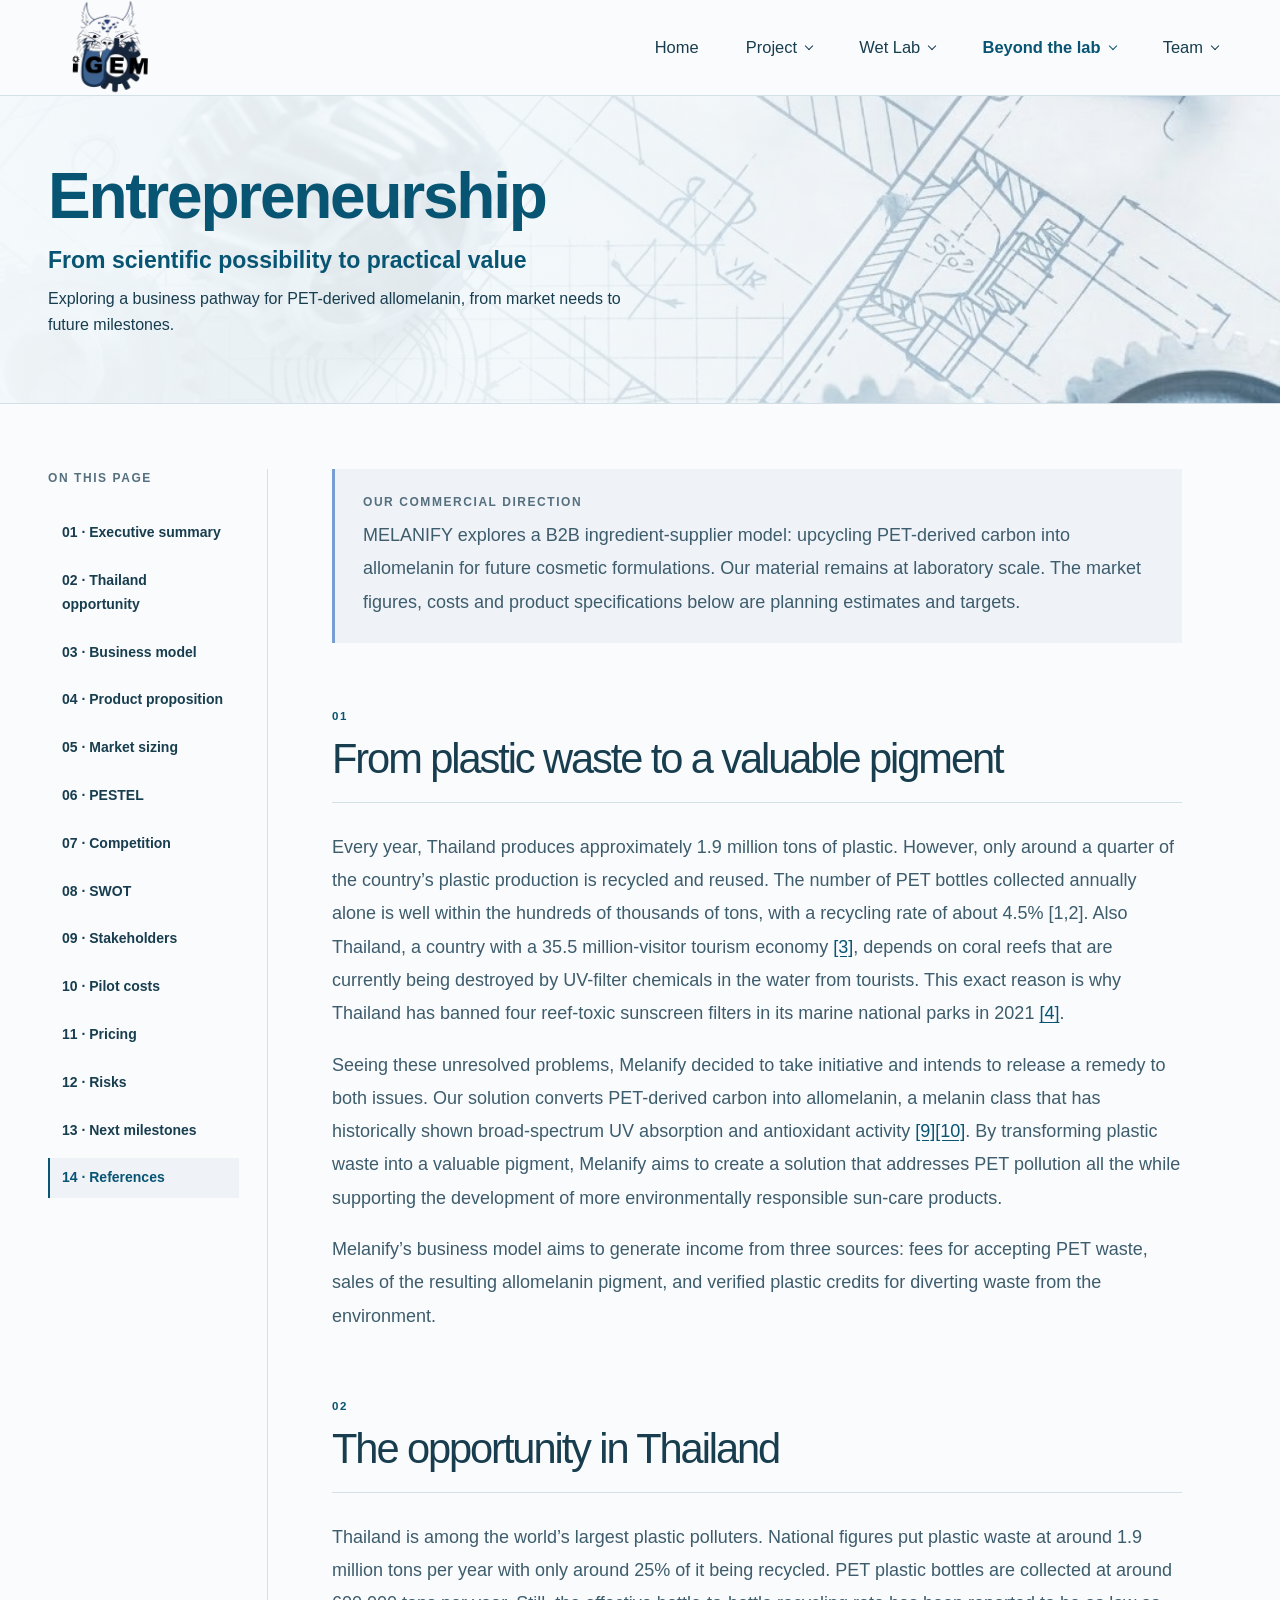
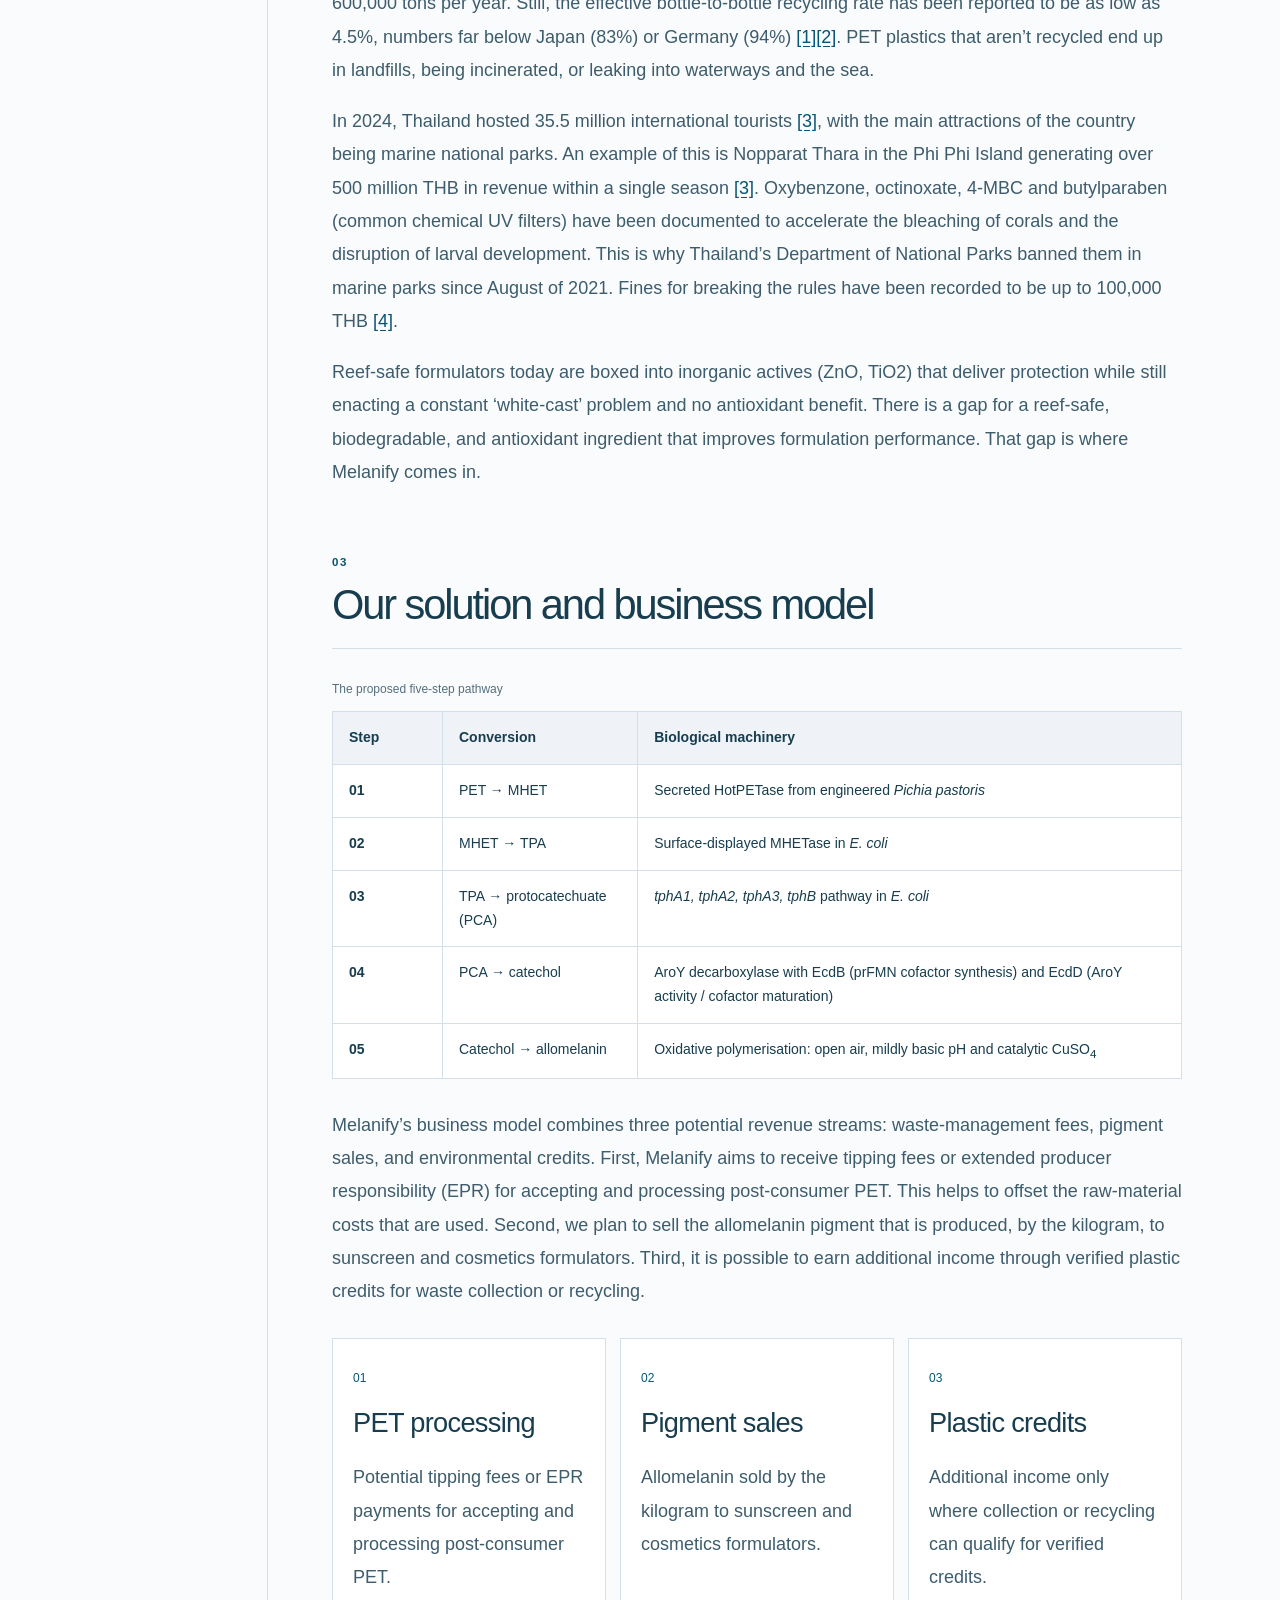
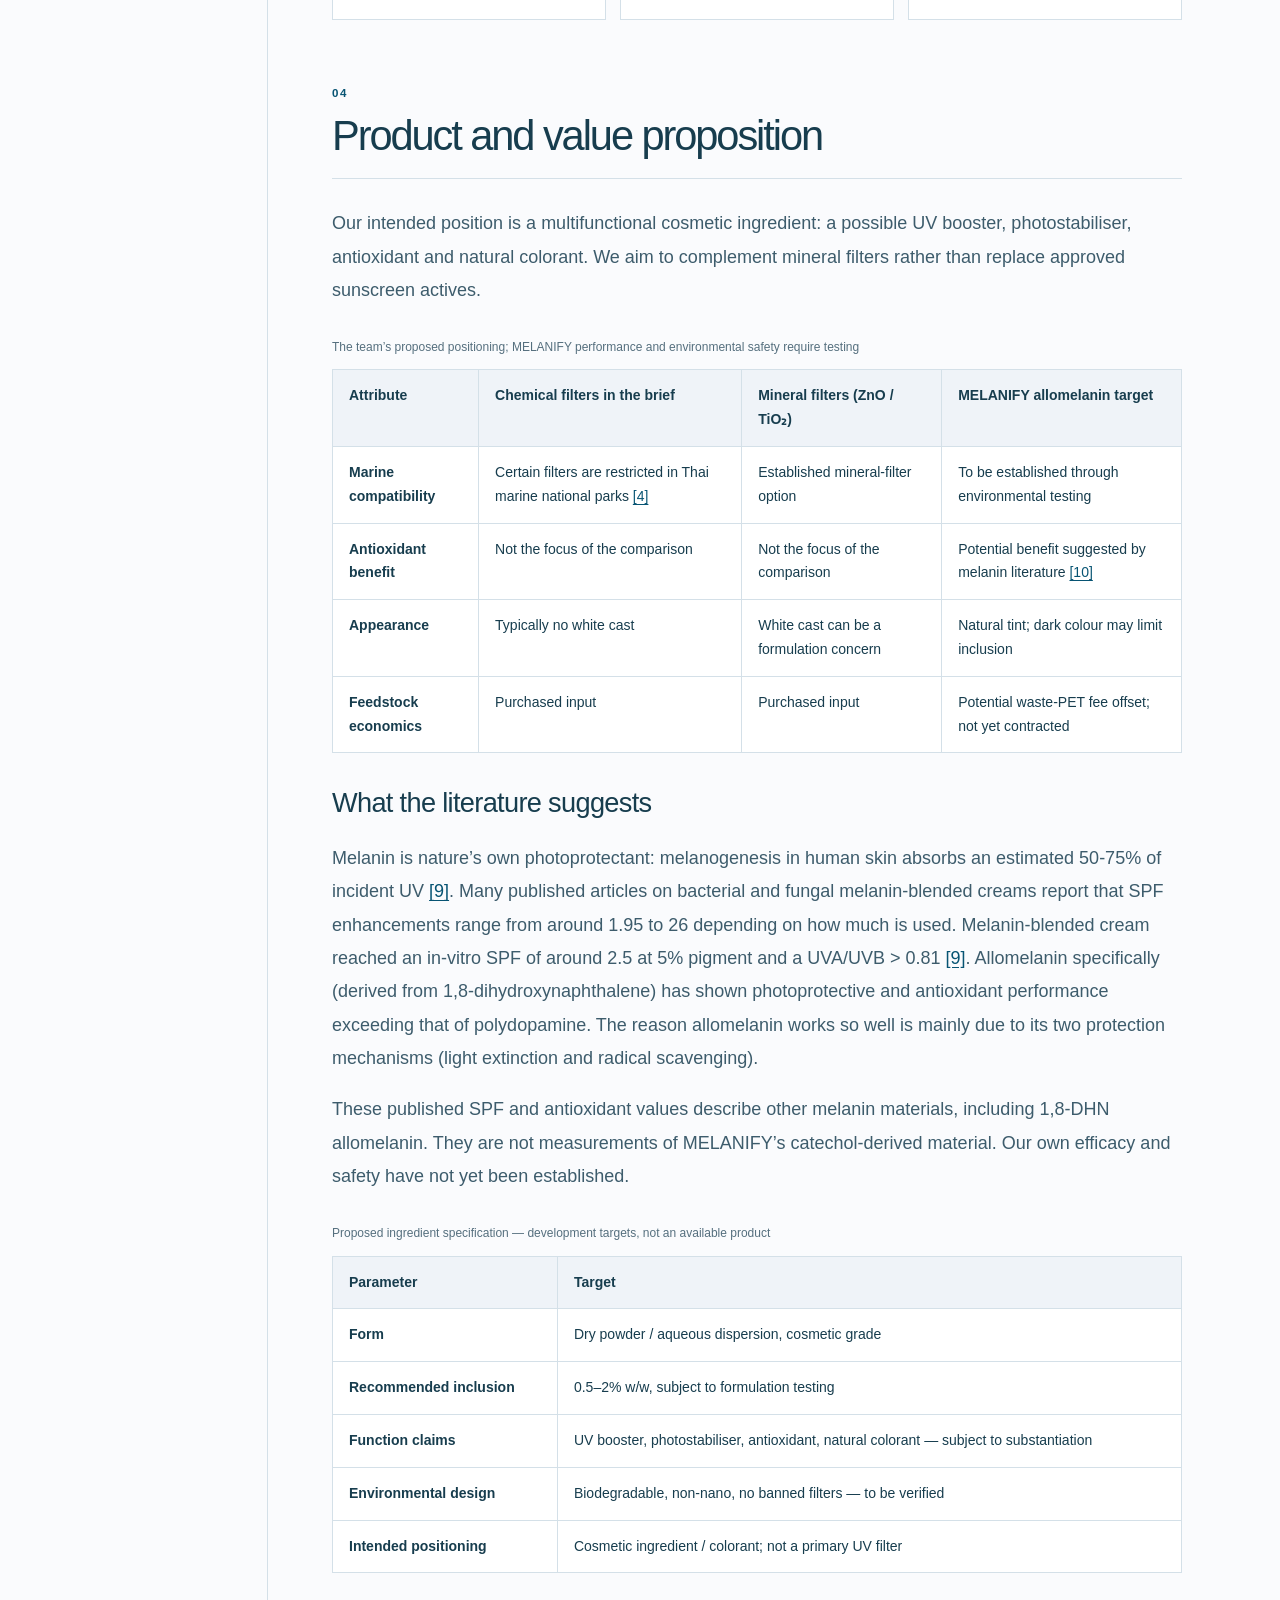
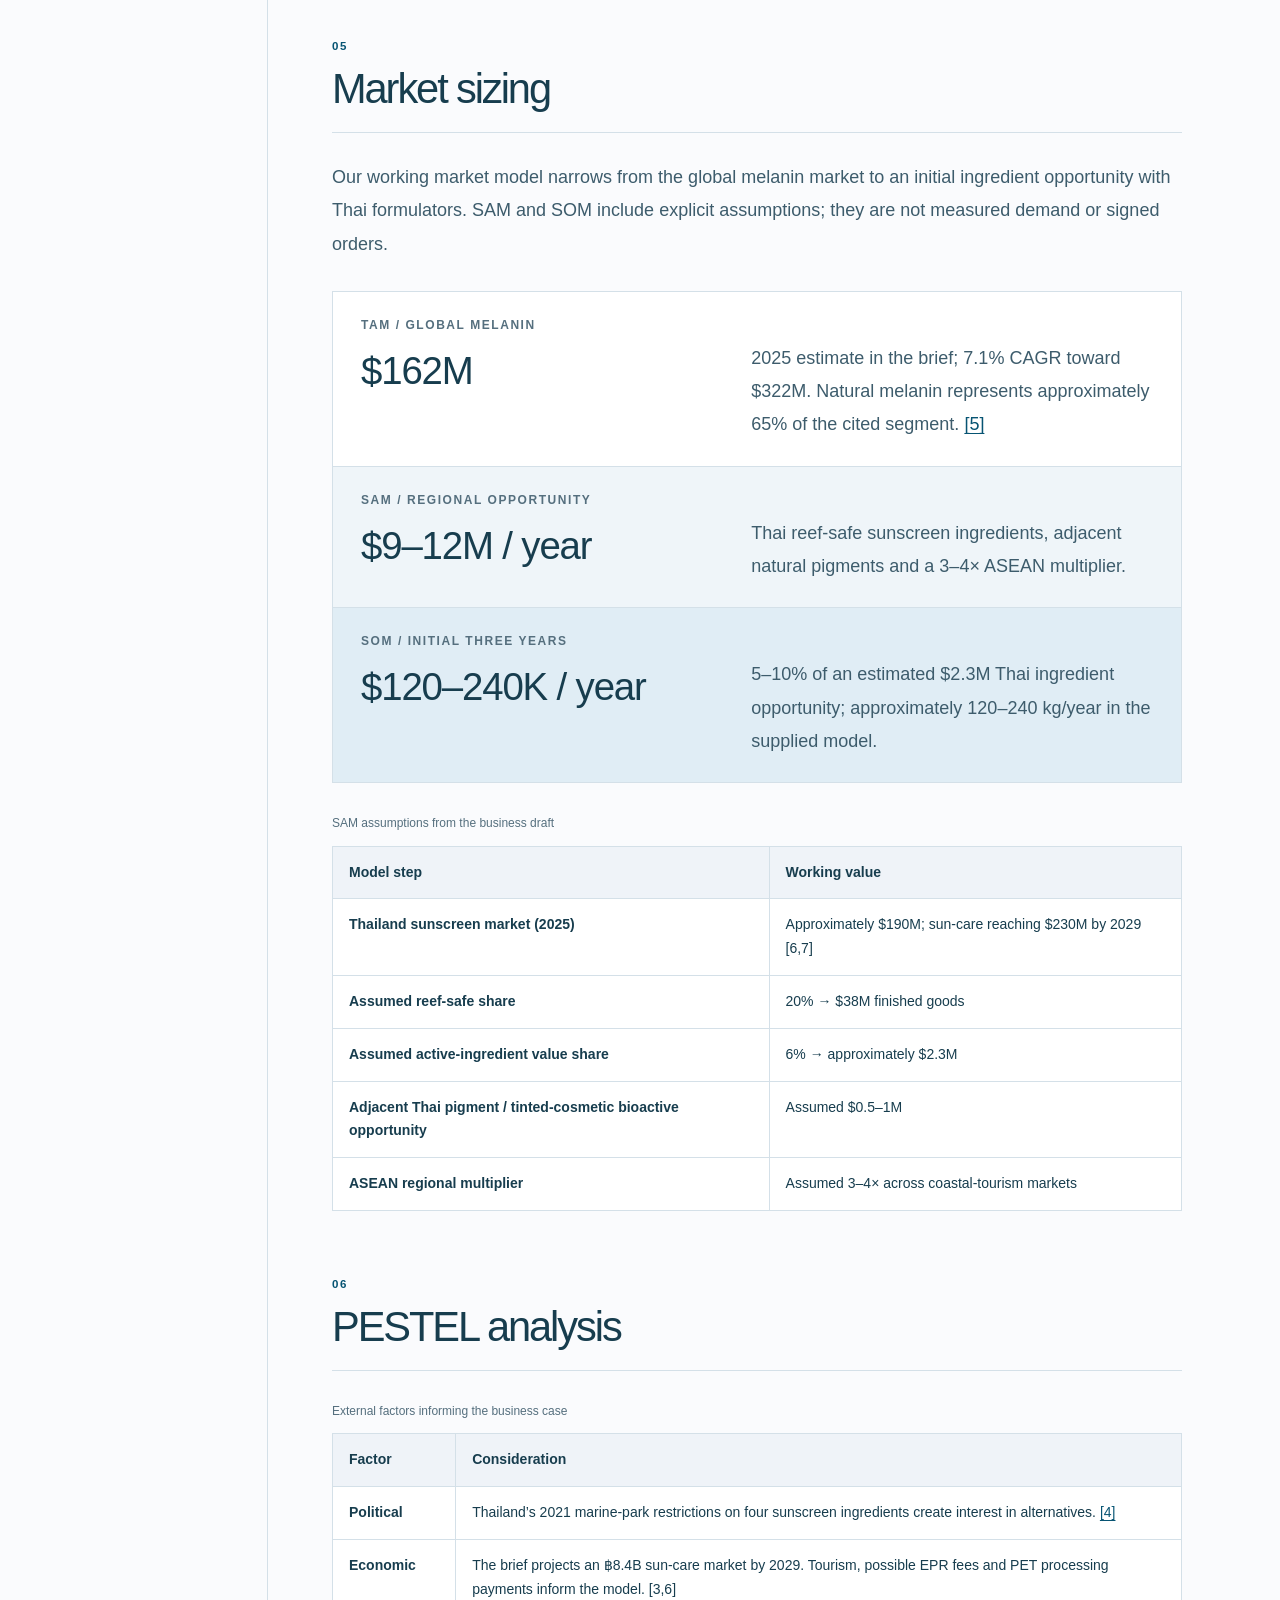
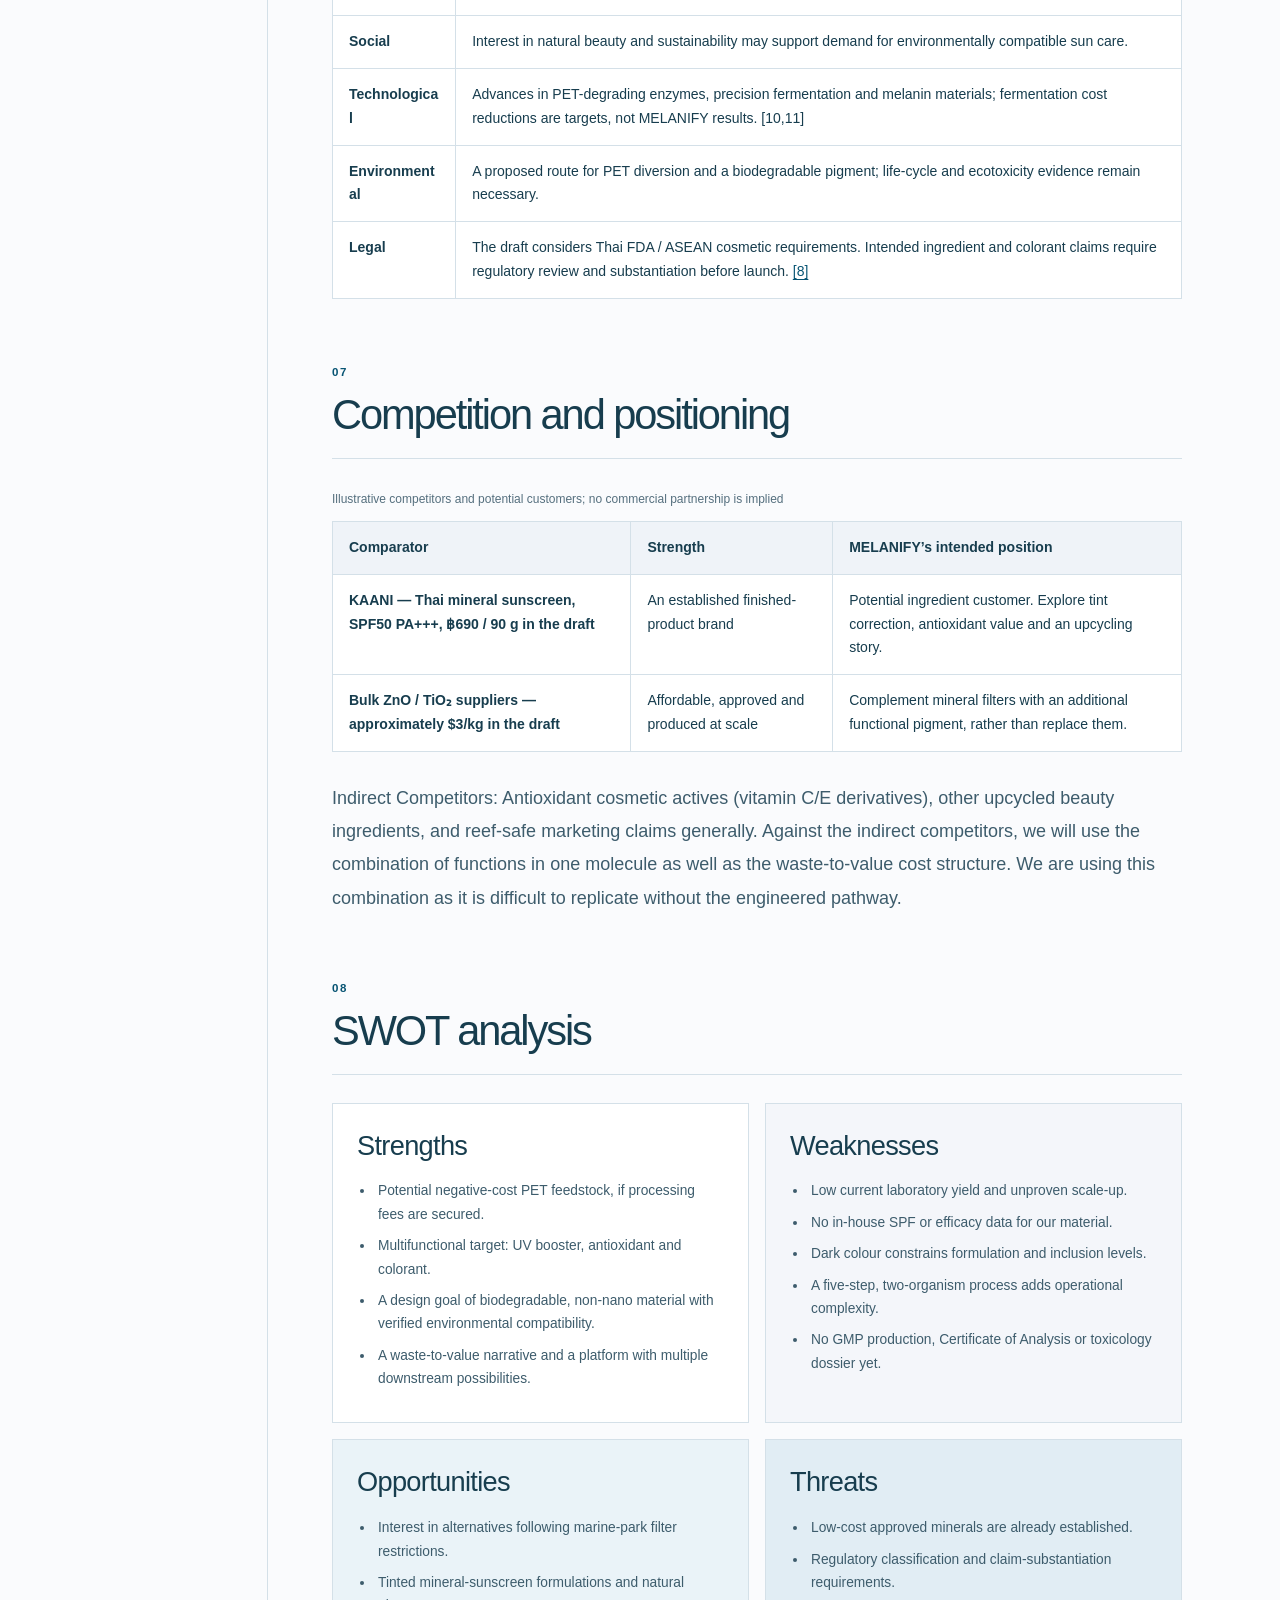
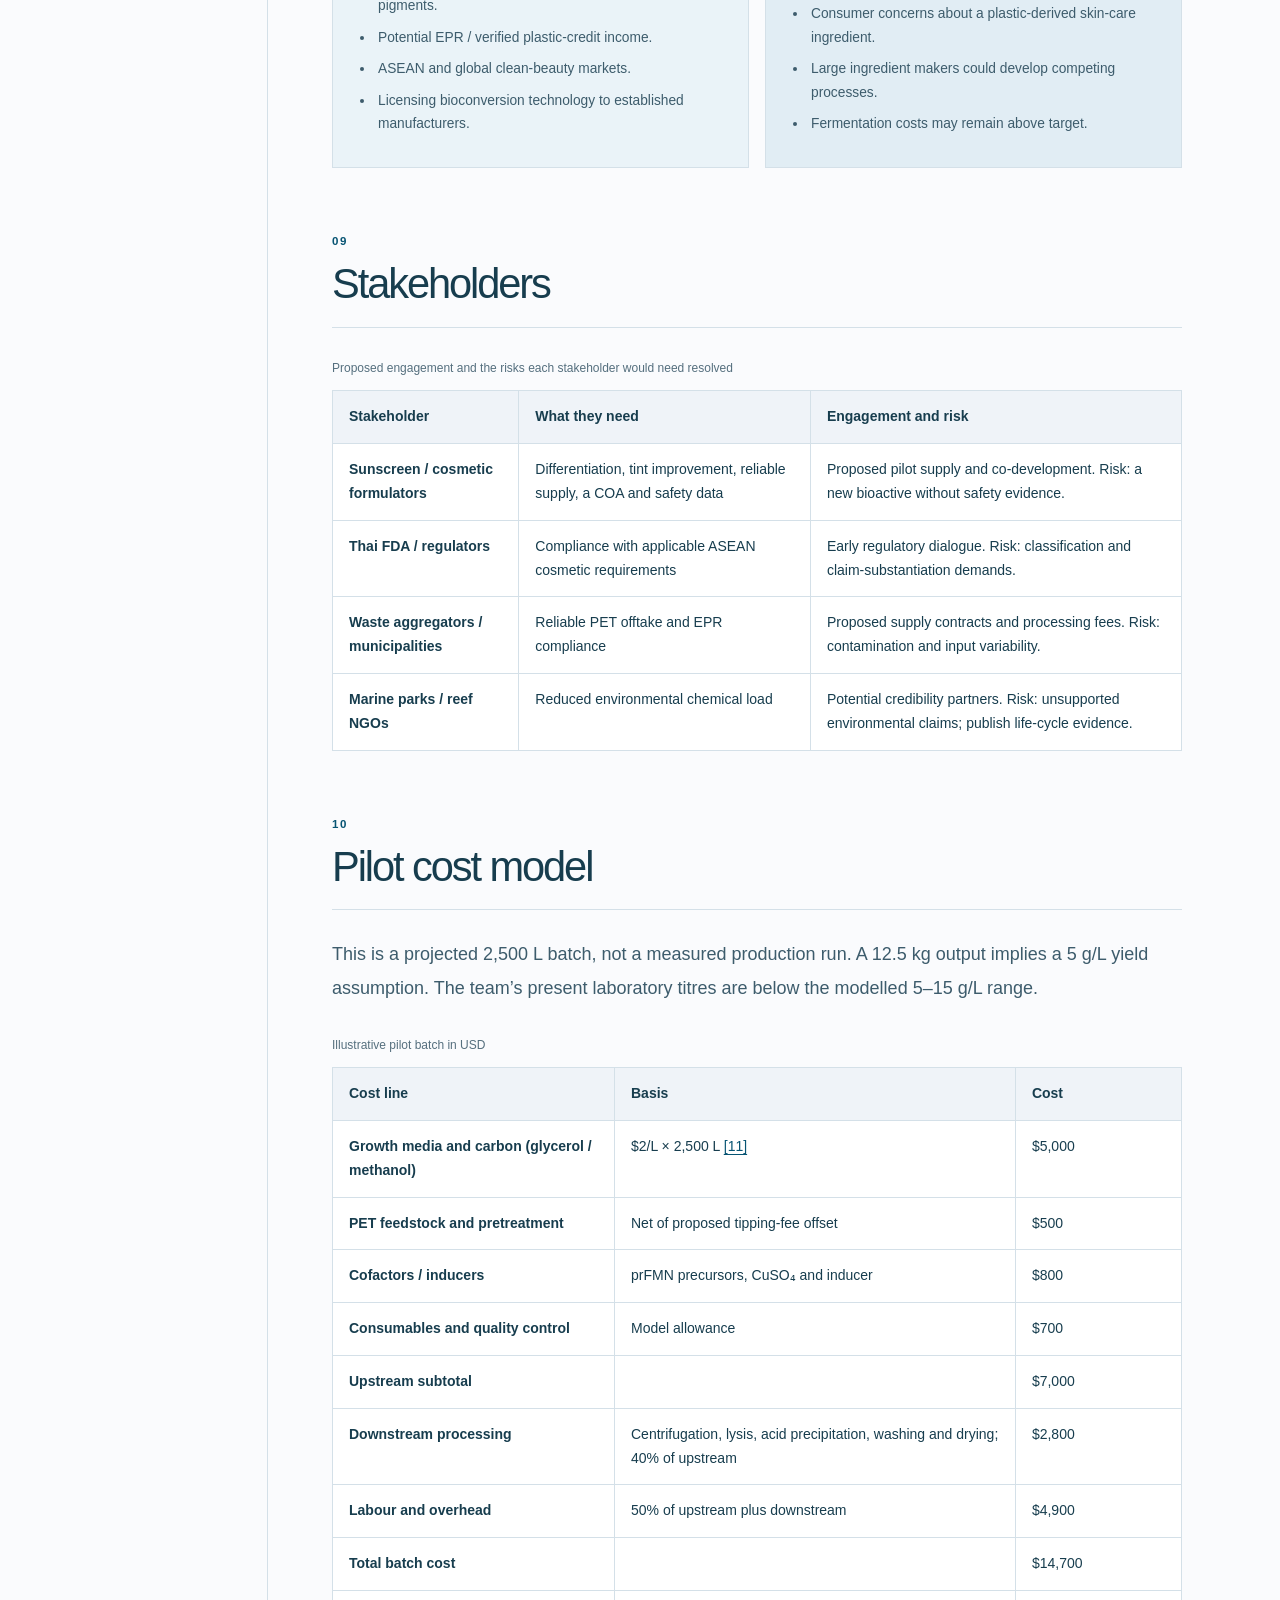
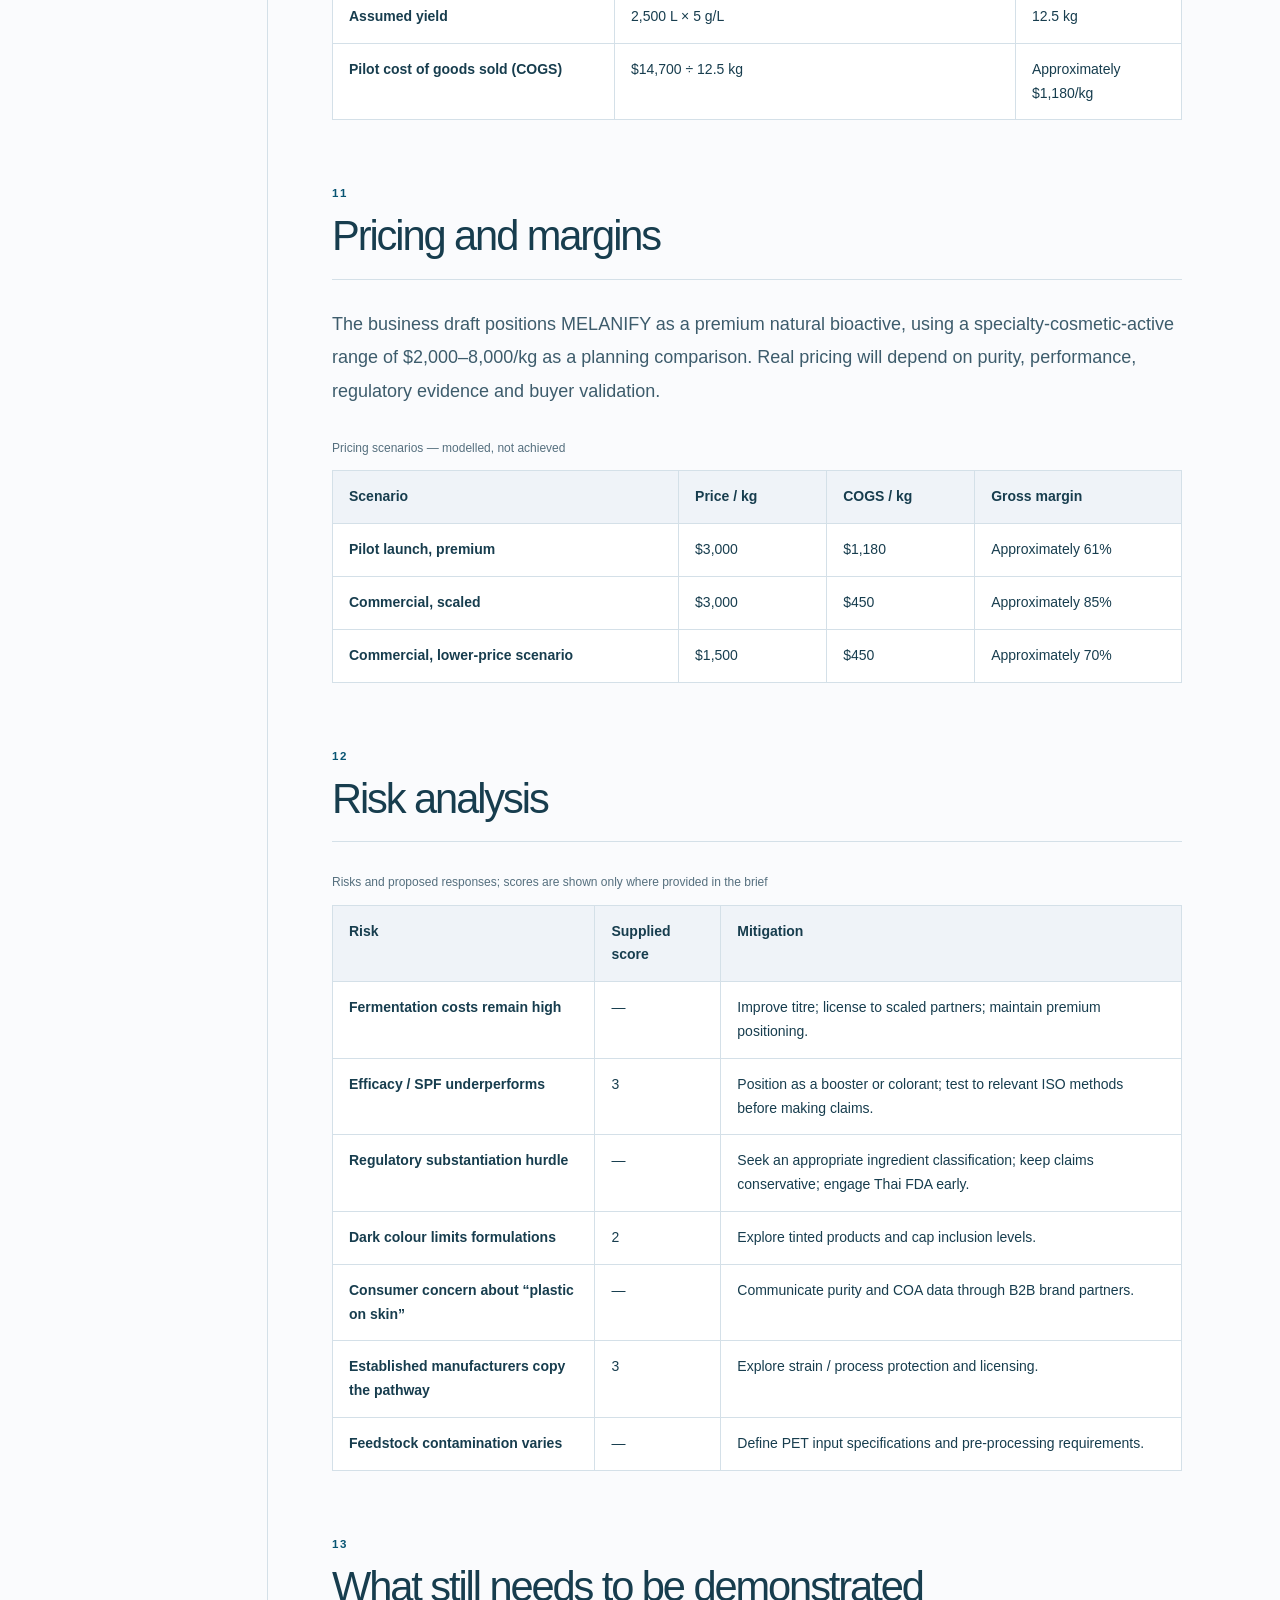
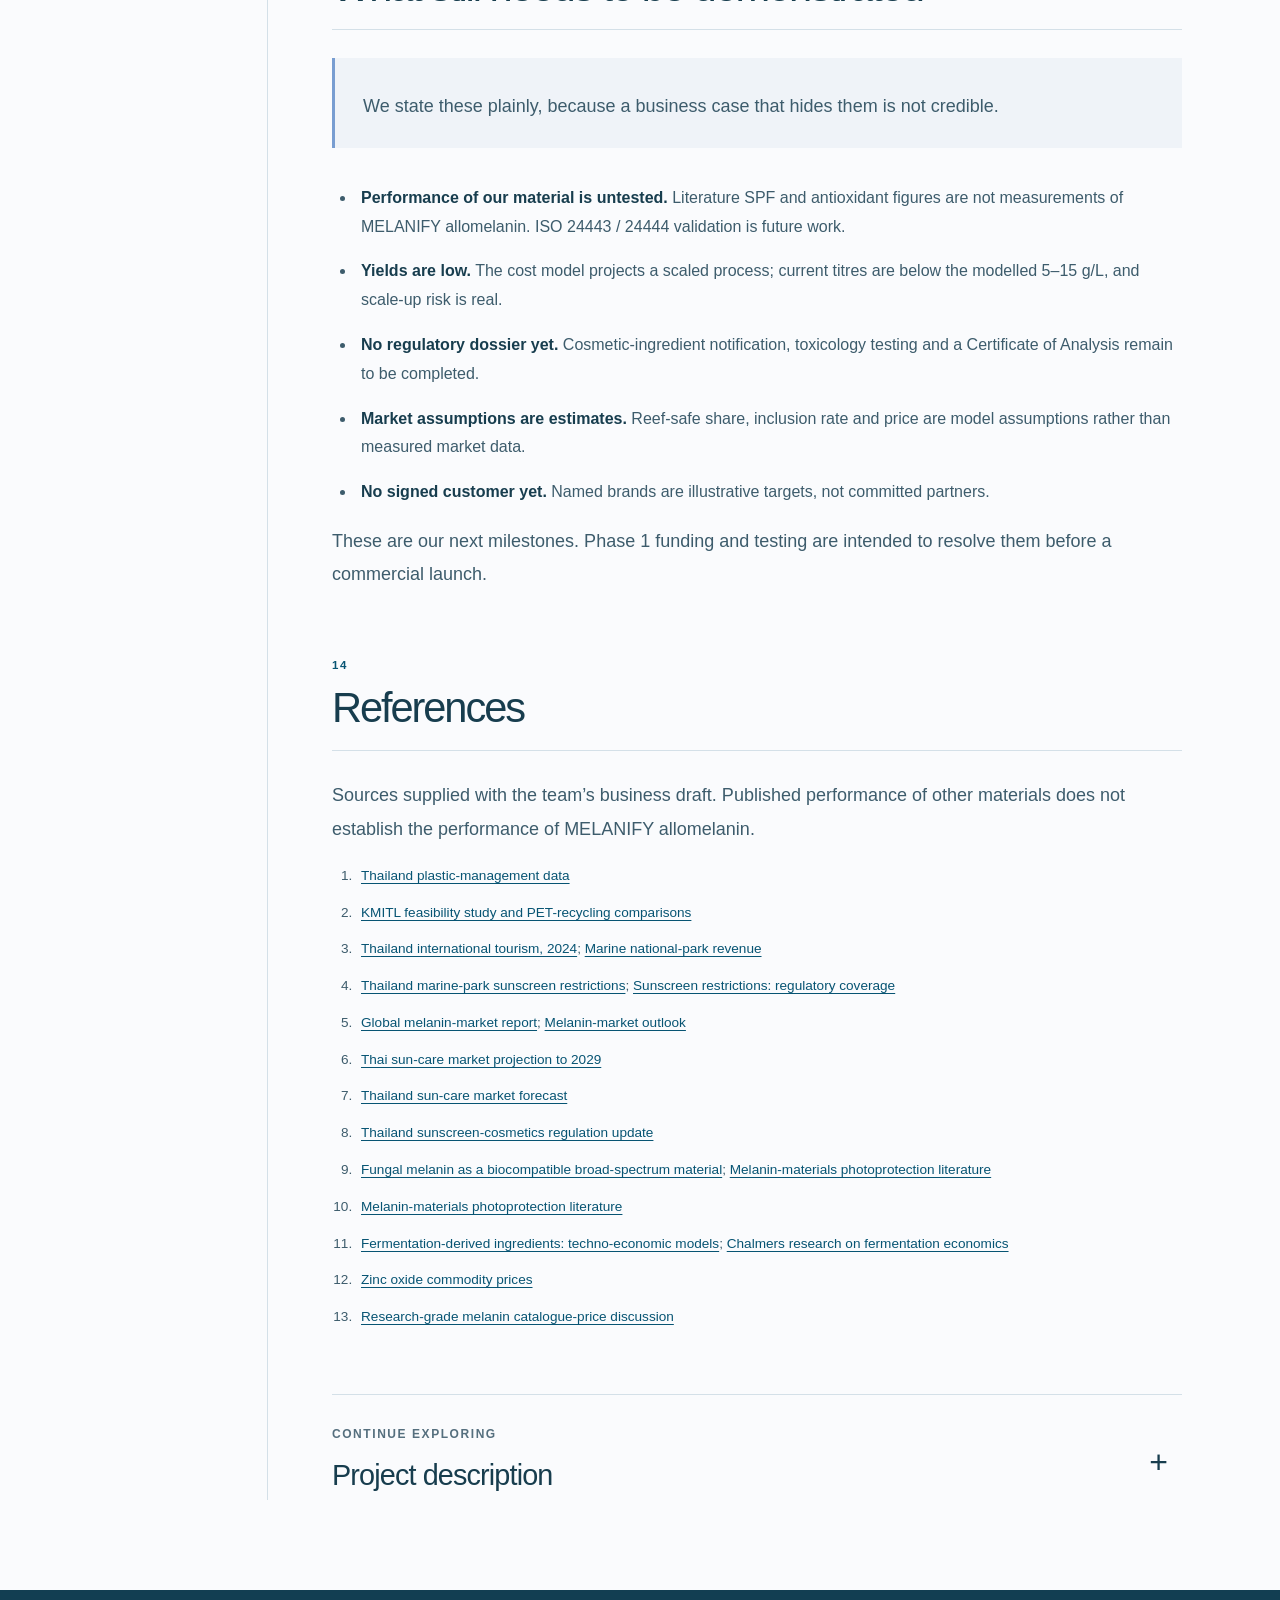
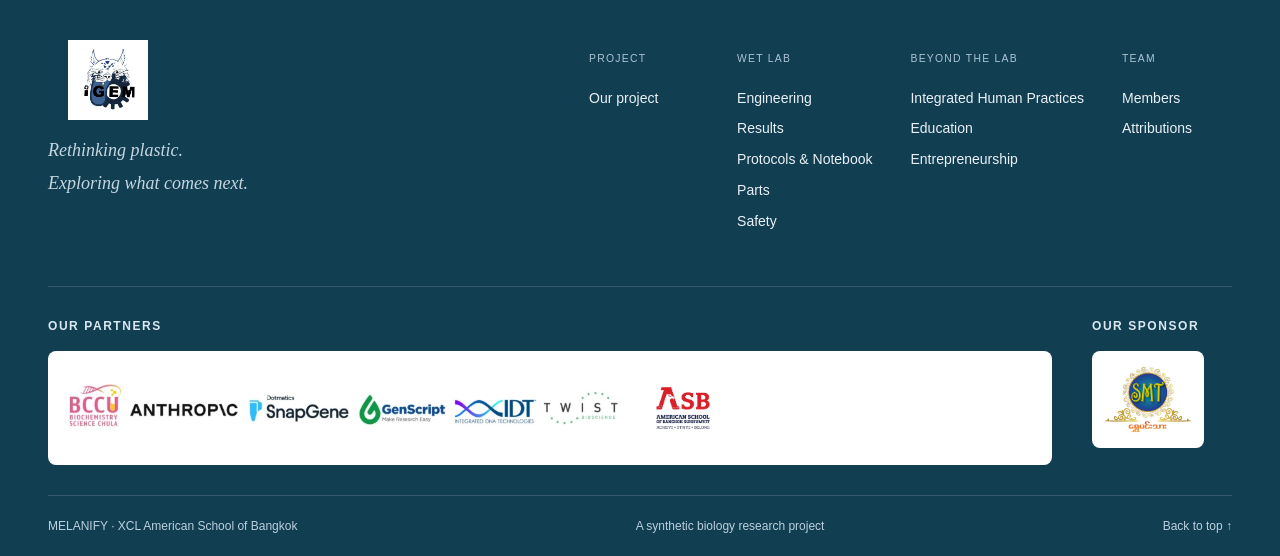
<file: entrepreneurship.html>
<!DOCTYPE html>
<html lang="en">
  <head>
    <meta charset="utf-8">
    <meta name="viewport" content="width=device-width, initial-scale=1">
    <meta name="theme-color" content="#075473">
    <meta name="description" content="MELANIFY’s proposed PET-upcycling ingredient business: market sizing, product targets, pilot costs, SWOT, stakeholders, risks and commercial milestones.">
    <title>Entrepreneurship | MELANIFY</title>
    <link rel="icon" type="image/svg+xml" href="assets/favicon.svg">
    <link rel="stylesheet" href="styles.css">
    <link rel="stylesheet" href="community.css">
    <script src="script.js" defer=""></script>

       <style>
        .brand {
    display: flex;
    align-items: center;
    overflow: visible;
}
.brand-logo {
    width: 200px;
    height: auto;
    object-fit: contain;
}
    </style>
    <link rel="stylesheet" href="banner.css">
  <link rel="stylesheet" href="typography.css">
  <link rel="stylesheet" href="navigation-footer.css">
</head>
  <body data-page="entrepreneurship">
    <a class="skip-link" href="#main">Skip to content</a>
    <header class="site-header">
      <div class="header-inner">
        <!-- <a class="brand" href="index.html" aria-label="MELANIFY home"><span class="brand-mark" aria-hidden="true">m</span><span>MELANIFY<span class="brand-period">.</span></span></a> -->
          <a class="brand" href="index.html" aria-label="MELANIFY home">
        <img src="assets/logo-removebg-preview.png" alt="MELANIFY Logo" class="brand-logo" /></a>
        <button class="menu-toggle" type="button" aria-expanded="false" aria-controls="main-nav"><span></span><span></span><span class="sr-only">Toggle navigation</span></button>
        <nav id="main-nav" aria-label="Main navigation">
          <a href="index.html">Home</a>
          <details class="nav-group"><summary>Project<span class="chevron" aria-hidden="true"></span></summary><div class="nav-dropdown">
            <a href="description.html">Description: Problem Breakdown</a>
          </div></details>
          <details class="nav-group"><summary>Wet Lab<span class="chevron" aria-hidden="true"></span></summary><div class="nav-dropdown">
            <a href="engineering.html">Engineering</a>
            <a href="results.html">Results</a>
            <a href="protocols.html">Protocols &amp; Notebook</a>
            <a href="parts.html">Parts</a>
            <a href="implementation.html">Implementation</a>
            <a href="safety.html">Safety</a>
          </div></details>
          <details class="nav-group"><summary class="current">Beyond the lab<span class="chevron" aria-hidden="true"></span></summary><div class="nav-dropdown">
            <a href="human-practices.html">Integrated Human Practices</a>
            <a href="education.html">Education</a>
            <a href="entrepreneurship.html" aria-current="page">Entrepreneurship</a>
          </div></details>
          <details class="nav-group"><summary>Team<span class="chevron" aria-hidden="true"></span></summary><div class="nav-dropdown">
            <a href="members.html">Members</a>
            <a href="attributions.html">Attributions</a>
          </div></details>
        </nav>
      </div>
      <div class="reading-progress" aria-hidden="true"></div>
    </header>

    <section class="page-banner" id="top" aria-labelledby="page-title">
    <img src="images/banner.jpeg" alt="" width="1024" height="589" decoding="async" fetchpriority="high">
    <div class="page-banner-content wrap">
      <div class="page-banner-copy">
        <h1 id="page-title">Entrepreneurship</h1>
        <p class="page-banner-subtitle">From scientific possibility to practical value</p>
        <p class="page-banner-description">Exploring a business pathway for PET-derived allomelanin, from market needs to future milestones.</p>
      </div>
    </div>
  </section>
    <main id="main">
      
      <div class="article-layout wrap">
        <aside class="article-sidebar">
          <div class="toc-sticky">
            <span class="small-label">ON THIS PAGE</span>
            <nav class="toc" aria-label="Chapter contents"><a class="toc-primary" href="#executive-summary">01 · Executive summary</a><a class="toc-primary" href="#market-in-thailand">02 · Thailand opportunity</a><a class="toc-primary" href="#business-model">03 · Business model</a><a class="toc-primary" href="#value-proposition">04 · Product proposition</a><a class="toc-primary" href="#market-sizing">05 · Market sizing</a><a class="toc-primary" href="#pestel">06 · PESTEL</a><a class="toc-primary" href="#competitors">07 · Competition</a><a class="toc-primary" href="#swot">08 · SWOT</a><a class="toc-primary" href="#stakeholders">09 · Stakeholders</a><a class="toc-primary" href="#pilot-costs">10 · Pilot costs</a><a class="toc-primary" href="#pricing">11 · Pricing</a><a class="toc-primary" href="#risk-analysis">12 · Risks</a><a class="toc-primary" href="#next-milestones">13 · Next milestones</a><a class="toc-primary" href="#references">14 · References</a></nav>
            
          </div>
        </aside>
        <article class="article-content community-content" id="chapter-content">
<div class="article-callout"><span class="small-label">OUR COMMERCIAL DIRECTION</span><p>MELANIFY explores a B2B ingredient-supplier model: upcycling PET-derived carbon into allomelanin for future cosmetic formulations. Our material remains at laboratory scale. The market figures, costs and product specifications below are planning estimates and targets.</p></div><h2 id="executive-summary"><span class="community-section-index">01</span>From plastic waste to a valuable pigment</h2><p>Every year, Thailand produces approximately 1.9 million tons of plastic. However, only around a quarter of the country’s plastic production is recycled and reused. The number of PET bottles collected annually alone is well within the hundreds of thousands of tons, with a recycling rate of about 4.5% [1,2]. Also Thailand, a country with a 35.5 million-visitor tourism economy <a class="community-ref" href="#business-ref-3" aria-label="Reference 3">[3]</a>, depends on coral reefs that are currently being destroyed by UV-filter chemicals in the water from tourists. This exact reason is why Thailand has banned four reef-toxic sunscreen filters in its marine national parks in 2021 <a class="community-ref" href="#business-ref-4" aria-label="Reference 4">[4]</a>.</p>
<p>Seeing these unresolved problems, Melanify decided to take initiative and intends to release a remedy to both issues. Our solution converts PET-derived carbon into allomelanin, a melanin class that has historically shown broad-spectrum UV absorption and antioxidant activity <a class="community-ref" href="#business-ref-9" aria-label="Reference 9">[9]</a><a class="community-ref" href="#business-ref-10" aria-label="Reference 10">[10]</a>. By transforming plastic waste into a valuable pigment, Melanify aims to create a solution that addresses PET pollution all the while supporting the development of more environmentally responsible sun-care products.</p><p>Melanify’s business model aims to generate income from three sources: fees for accepting PET waste, sales of the resulting allomelanin pigment, and verified plastic credits for diverting waste from the environment.</p><h2 id="market-in-thailand"><span class="community-section-index">02</span>The opportunity in Thailand</h2><p>Thailand is among the world’s largest plastic polluters. National figures put plastic waste at around 1.9 million tons per year with only around 25% of it being recycled. PET plastic bottles are collected at around 600,000 tons per year. Still, the effective bottle-to-bottle recycling rate has been reported to be as low as 4.5%, numbers far below Japan (83%) or Germany (94%) <a class="community-ref" href="#business-ref-1" aria-label="Reference 1">[1]</a><a class="community-ref" href="#business-ref-2" aria-label="Reference 2">[2]</a>. PET plastics that aren’t recycled end up in landfills, being incinerated, or leaking into waterways and the sea.</p>
<p>In 2024, Thailand hosted 35.5 million international tourists <a class="community-ref" href="#business-ref-3" aria-label="Reference 3">[3]</a>, with the main attractions of the country being marine national parks. An example of this is Nopparat Thara in the Phi Phi Island generating over 500 million THB in revenue within a single season <a class="community-ref" href="#business-ref-3" aria-label="Reference 3">[3]</a>. Oxybenzone, octinoxate, 4-MBC and butylparaben (common chemical UV filters) have been documented to accelerate the bleaching of corals and the disruption of larval development. This is why Thailand’s Department of National Parks banned them in marine parks since August of 2021. Fines for breaking the rules have been recorded to be up to 100,000 THB <a class="community-ref" href="#business-ref-4" aria-label="Reference 4">[4]</a>.</p>
<p>Reef-safe formulators today are boxed into inorganic actives (ZnO, TiO2) that deliver protection while still enacting a constant ‘white-cast’ problem and no antioxidant benefit. There is a gap for a reef-safe, biodegradable, and antioxidant ingredient that improves formulation performance. That gap is where Melanify comes in.</p><h2 id="business-model"><span class="community-section-index">03</span>Our solution and business model</h2><div class="table-wrap community-table" tabindex="0" role="region" aria-label="The proposed five-step pathway"><table><caption>The proposed five-step pathway</caption><thead><tr><th scope="col">Step</th><th scope="col">Conversion</th><th scope="col">Biological machinery</th></tr></thead><tbody><tr><th scope="row">01</th><td>PET → MHET</td><td>Secreted HotPETase from engineered <i>Pichia pastoris</i></td></tr><tr><th scope="row">02</th><td>MHET → TPA</td><td>Surface-displayed MHETase in <i>E. coli</i></td></tr><tr><th scope="row">03</th><td>TPA → protocatechuate (PCA)</td><td><i>tphA1, tphA2, tphA3, tphB</i> pathway in <i>E. coli</i></td></tr><tr><th scope="row">04</th><td>PCA → catechol</td><td>AroY decarboxylase with EcdB (prFMN cofactor synthesis) and EcdD (AroY activity / cofactor maturation)</td></tr><tr><th scope="row">05</th><td>Catechol → allomelanin</td><td>Oxidative polymerisation: open air, mildly basic pH and catalytic CuSO<sub>4</sub></td></tr></tbody></table></div><p>Melanify’s business model combines three potential revenue streams: waste-management fees, pigment sales, and environmental credits. First, Melanify aims to receive tipping fees or extended producer responsibility (EPR) for accepting and processing post-consumer PET. This helps to offset the raw-material costs that are used. Second, we plan to sell the allomelanin pigment that is produced, by the kilogram, to sunscreen and cosmetics formulators. Third, it is possible to earn additional income through verified plastic credits for waste collection or recycling.</p><div class="community-revenue"><div><span>01</span><h3>PET processing</h3><p>Potential tipping fees or EPR payments for accepting and processing post-consumer PET.</p></div><div><span>02</span><h3>Pigment sales</h3><p>Allomelanin sold by the kilogram to sunscreen and cosmetics formulators.</p></div><div><span>03</span><h3>Plastic credits</h3><p>Additional income only where collection or recycling can qualify for verified credits.</p></div></div><h2 id="value-proposition"><span class="community-section-index">04</span>Product and value proposition</h2><p>Our intended position is a multifunctional cosmetic ingredient: a possible UV booster, photostabiliser, antioxidant and natural colorant. We aim to complement mineral filters rather than replace approved sunscreen actives.</p><div class="table-wrap community-table" tabindex="0" role="region" aria-label="The team’s proposed positioning; MELANIFY performance and environmental safety require testing"><table><caption>The team’s proposed positioning; MELANIFY performance and environmental safety require testing</caption><thead><tr><th scope="col">Attribute</th><th scope="col">Chemical filters in the brief</th><th scope="col">Mineral filters (ZnO / TiO₂)</th><th scope="col">MELANIFY allomelanin target</th></tr></thead><tbody><tr><th scope="row">Marine compatibility</th><td>Certain filters are restricted in Thai marine national parks <a class="community-ref" href="#business-ref-4" aria-label="Reference 4">[4]</a></td><td>Established mineral-filter option</td><td>To be established through environmental testing</td></tr><tr><th scope="row">Antioxidant benefit</th><td>Not the focus of the comparison</td><td>Not the focus of the comparison</td><td>Potential benefit suggested by melanin literature <a class="community-ref" href="#business-ref-10" aria-label="Reference 10">[10]</a></td></tr><tr><th scope="row">Appearance</th><td>Typically no white cast</td><td>White cast can be a formulation concern</td><td>Natural tint; dark colour may limit inclusion</td></tr><tr><th scope="row">Feedstock economics</th><td>Purchased input</td><td>Purchased input</td><td>Potential waste-PET fee offset; not yet contracted</td></tr></tbody></table></div><h3>What the literature suggests</h3><p>Melanin is nature’s own photoprotectant: melanogenesis in human skin absorbs an estimated 50-75% of incident UV <a class="community-ref" href="#business-ref-9" aria-label="Reference 9">[9]</a>. Many published articles on bacterial and fungal melanin-blended creams report that SPF enhancements range from around 1.95 to 26 depending on how much is used. Melanin-blended cream reached an in-vitro SPF of around 2.5 at 5% pigment and a UVA/UVB &gt; 0.81 <a class="community-ref" href="#business-ref-9" aria-label="Reference 9">[9]</a>. Allomelanin specifically (derived from 1,8-dihydroxynaphthalene) has shown photoprotective and antioxidant performance exceeding that of polydopamine. The reason allomelanin works so well is mainly due to its two protection mechanisms (light extinction and radical scavenging).</p><p class="community-source-note">These published SPF and antioxidant values describe other melanin materials, including 1,8-DHN allomelanin. They are not measurements of MELANIFY’s catechol-derived material. Our own efficacy and safety have not yet been established.</p><div class="table-wrap community-table" tabindex="0" role="region" aria-label="Proposed ingredient specification — development targets, not an available product"><table><caption>Proposed ingredient specification — development targets, not an available product</caption><thead><tr><th scope="col">Parameter</th><th scope="col">Target</th></tr></thead><tbody><tr><th scope="row">Form</th><td>Dry powder / aqueous dispersion, cosmetic grade</td></tr><tr><th scope="row">Recommended inclusion</th><td>0.5–2% w/w, subject to formulation testing</td></tr><tr><th scope="row">Function claims</th><td>UV booster, photostabiliser, antioxidant, natural colorant — subject to substantiation</td></tr><tr><th scope="row">Environmental design</th><td>Biodegradable, non-nano, no banned filters — to be verified</td></tr><tr><th scope="row">Intended positioning</th><td>Cosmetic ingredient / colorant; not a primary UV filter</td></tr></tbody></table></div><h2 id="market-sizing"><span class="community-section-index">05</span>Market sizing</h2><p>Our working market model narrows from the global melanin market to an initial ingredient opportunity with Thai formulators. SAM and SOM include explicit assumptions; they are not measured demand or signed orders.</p><div class="community-market"><div><span class="small-label">TAM / GLOBAL MELANIN</span><strong>$162M</strong><p>2025 estimate in the brief; 7.1% CAGR toward $322M. Natural melanin represents approximately 65% of the cited segment. <a class="community-ref" href="#business-ref-5" aria-label="Reference 5">[5]</a></p></div><div><span class="small-label">SAM / REGIONAL OPPORTUNITY</span><strong>$9–12M / year</strong><p>Thai reef-safe sunscreen ingredients, adjacent natural pigments and a 3–4× ASEAN multiplier.</p></div><div><span class="small-label">SOM / INITIAL THREE YEARS</span><strong>$120–240K / year</strong><p>5–10% of an estimated $2.3M Thai ingredient opportunity; approximately 120–240 kg/year in the supplied model.</p></div></div><div class="table-wrap community-table" tabindex="0" role="region" aria-label="SAM assumptions from the business draft"><table><caption>SAM assumptions from the business draft</caption><thead><tr><th scope="col">Model step</th><th scope="col">Working value</th></tr></thead><tbody><tr><th scope="row">Thailand sunscreen market (2025)</th><td>Approximately $190M; sun-care reaching $230M by 2029 [6,7]</td></tr><tr><th scope="row">Assumed reef-safe share</th><td>20% → $38M finished goods</td></tr><tr><th scope="row">Assumed active-ingredient value share</th><td>6% → approximately $2.3M</td></tr><tr><th scope="row">Adjacent Thai pigment / tinted-cosmetic bioactive opportunity</th><td>Assumed $0.5–1M</td></tr><tr><th scope="row">ASEAN regional multiplier</th><td>Assumed 3–4× across coastal-tourism markets</td></tr></tbody></table></div><h2 id="pestel"><span class="community-section-index">06</span>PESTEL analysis</h2><div class="table-wrap community-table" tabindex="0" role="region" aria-label="External factors informing the business case"><table><caption>External factors informing the business case</caption><thead><tr><th scope="col">Factor</th><th scope="col">Consideration</th></tr></thead><tbody><tr><th scope="row">Political</th><td>Thailand’s 2021 marine-park restrictions on four sunscreen ingredients create interest in alternatives. <a class="community-ref" href="#business-ref-4" aria-label="Reference 4">[4]</a></td></tr><tr><th scope="row">Economic</th><td>The brief projects an ฿8.4B sun-care market by 2029. Tourism, possible EPR fees and PET processing payments inform the model. [3,6]</td></tr><tr><th scope="row">Social</th><td>Interest in natural beauty and sustainability may support demand for environmentally compatible sun care.</td></tr><tr><th scope="row">Technological</th><td>Advances in PET-degrading enzymes, precision fermentation and melanin materials; fermentation cost reductions are targets, not MELANIFY results. [10,11]</td></tr><tr><th scope="row">Environmental</th><td>A proposed route for PET diversion and a biodegradable pigment; life-cycle and ecotoxicity evidence remain necessary.</td></tr><tr><th scope="row">Legal</th><td>The draft considers Thai FDA / ASEAN cosmetic requirements. Intended ingredient and colorant claims require regulatory review and substantiation before launch. <a class="community-ref" href="#business-ref-8" aria-label="Reference 8">[8]</a></td></tr></tbody></table></div><h2 id="competitors"><span class="community-section-index">07</span>Competition and positioning</h2><div class="table-wrap community-table" tabindex="0" role="region" aria-label="Illustrative competitors and potential customers; no commercial partnership is implied"><table><caption>Illustrative competitors and potential customers; no commercial partnership is implied</caption><thead><tr><th scope="col">Comparator</th><th scope="col">Strength</th><th scope="col">MELANIFY’s intended position</th></tr></thead><tbody><tr><th scope="row">KAANI — Thai mineral sunscreen, SPF50 PA+++, ฿690 / 90 g in the draft</th><td>An established finished-product brand</td><td>Potential ingredient customer. Explore tint correction, antioxidant value and an upcycling story.</td></tr><tr><th scope="row">Bulk ZnO / TiO₂ suppliers — approximately $3/kg in the draft</th><td>Affordable, approved and produced at scale</td><td>Complement mineral filters with an additional functional pigment, rather than replace them.</td></tr></tbody></table></div><p>Indirect Competitors: Antioxidant cosmetic actives (vitamin C/E derivatives), other upcycled beauty ingredients, and reef-safe marketing claims generally. Against the indirect competitors, we will use the combination of functions in one molecule as well as the waste-to-value cost structure. We are using this combination as it is difficult to replicate without the engineered pathway.</p><h2 id="swot"><span class="community-section-index">08</span>SWOT analysis</h2><div class="community-swot"><section><h3>Strengths</h3><ul><li>Potential negative-cost PET feedstock, if processing fees are secured.</li><li>Multifunctional target: UV booster, antioxidant and colorant.</li><li>A design goal of biodegradable, non-nano material with verified environmental compatibility.</li><li>A waste-to-value narrative and a platform with multiple downstream possibilities.</li></ul></section><section><h3>Weaknesses</h3><ul><li>Low current laboratory yield and unproven scale-up.</li><li>No in-house SPF or efficacy data for our material.</li><li>Dark colour constrains formulation and inclusion levels.</li><li>A five-step, two-organism process adds operational complexity.</li><li>No GMP production, Certificate of Analysis or toxicology dossier yet.</li></ul></section><section><h3>Opportunities</h3><ul><li>Interest in alternatives following marine-park filter restrictions.</li><li>Tinted mineral-sunscreen formulations and natural pigments.</li><li>Potential EPR / verified plastic-credit income.</li><li>ASEAN and global clean-beauty markets.</li><li>Licensing bioconversion technology to established manufacturers.</li></ul></section><section><h3>Threats</h3><ul><li>Low-cost approved minerals are already established.</li><li>Regulatory classification and claim-substantiation requirements.</li><li>Consumer concerns about a plastic-derived skin-care ingredient.</li><li>Large ingredient makers could develop competing processes.</li><li>Fermentation costs may remain above target.</li></ul></section></div><h2 id="stakeholders"><span class="community-section-index">09</span>Stakeholders</h2><div class="table-wrap community-table" tabindex="0" role="region" aria-label="Proposed engagement and the risks each stakeholder would need resolved"><table><caption>Proposed engagement and the risks each stakeholder would need resolved</caption><thead><tr><th scope="col">Stakeholder</th><th scope="col">What they need</th><th scope="col">Engagement and risk</th></tr></thead><tbody><tr><th scope="row">Sunscreen / cosmetic formulators</th><td>Differentiation, tint improvement, reliable supply, a COA and safety data</td><td>Proposed pilot supply and co-development. Risk: a new bioactive without safety evidence.</td></tr><tr><th scope="row">Thai FDA / regulators</th><td>Compliance with applicable ASEAN cosmetic requirements</td><td>Early regulatory dialogue. Risk: classification and claim-substantiation demands.</td></tr><tr><th scope="row">Waste aggregators / municipalities</th><td>Reliable PET offtake and EPR compliance</td><td>Proposed supply contracts and processing fees. Risk: contamination and input variability.</td></tr><tr><th scope="row">Marine parks / reef NGOs</th><td>Reduced environmental chemical load</td><td>Potential credibility partners. Risk: unsupported environmental claims; publish life-cycle evidence.</td></tr></tbody></table></div><h2 id="pilot-costs"><span class="community-section-index">10</span>Pilot cost model</h2><p>This is a projected 2,500 L batch, not a measured production run. A 12.5 kg output implies a 5 g/L yield assumption. The team’s present laboratory titres are below the modelled 5–15 g/L range.</p><div class="table-wrap community-table" tabindex="0" role="region" aria-label="Illustrative pilot batch in USD"><table><caption>Illustrative pilot batch in USD</caption><thead><tr><th scope="col">Cost line</th><th scope="col">Basis</th><th scope="col">Cost</th></tr></thead><tbody><tr><th scope="row">Growth media and carbon (glycerol / methanol)</th><td>$2/L × 2,500 L <a class="community-ref" href="#business-ref-11" aria-label="Reference 11">[11]</a></td><td>$5,000</td></tr><tr><th scope="row">PET feedstock and pretreatment</th><td>Net of proposed tipping-fee offset</td><td>$500</td></tr><tr><th scope="row">Cofactors / inducers</th><td>prFMN precursors, CuSO₄ and inducer</td><td>$800</td></tr><tr><th scope="row">Consumables and quality control</th><td>Model allowance</td><td>$700</td></tr><tr><th scope="row">Upstream subtotal</th><td></td><td>$7,000</td></tr><tr><th scope="row">Downstream processing</th><td>Centrifugation, lysis, acid precipitation, washing and drying; 40% of upstream</td><td>$2,800</td></tr><tr><th scope="row">Labour and overhead</th><td>50% of upstream plus downstream</td><td>$4,900</td></tr><tr><th scope="row">Total batch cost</th><td></td><td>$14,700</td></tr><tr><th scope="row">Assumed yield</th><td>2,500 L × 5 g/L</td><td>12.5 kg</td></tr><tr><th scope="row">Pilot cost of goods sold (COGS)</th><td>$14,700 ÷ 12.5 kg</td><td>Approximately $1,180/kg</td></tr></tbody></table></div><h2 id="pricing"><span class="community-section-index">11</span>Pricing and margins</h2><p>The business draft positions MELANIFY as a premium natural bioactive, using a specialty-cosmetic-active range of $2,000–8,000/kg as a planning comparison. Real pricing will depend on purity, performance, regulatory evidence and buyer validation.</p><div class="table-wrap community-table" tabindex="0" role="region" aria-label="Pricing scenarios — modelled, not achieved"><table><caption>Pricing scenarios — modelled, not achieved</caption><thead><tr><th scope="col">Scenario</th><th scope="col">Price / kg</th><th scope="col">COGS / kg</th><th scope="col">Gross margin</th></tr></thead><tbody><tr><th scope="row">Pilot launch, premium</th><td>$3,000</td><td>$1,180</td><td>Approximately 61%</td></tr><tr><th scope="row">Commercial, scaled</th><td>$3,000</td><td>$450</td><td>Approximately 85%</td></tr><tr><th scope="row">Commercial, lower-price scenario</th><td>$1,500</td><td>$450</td><td>Approximately 70%</td></tr></tbody></table></div><h2 id="risk-analysis"><span class="community-section-index">12</span>Risk analysis</h2><div class="table-wrap community-table" tabindex="0" role="region" aria-label="Risks and proposed responses; scores are shown only where provided in the brief"><table><caption>Risks and proposed responses; scores are shown only where provided in the brief</caption><thead><tr><th scope="col">Risk</th><th scope="col">Supplied score</th><th scope="col">Mitigation</th></tr></thead><tbody><tr><th scope="row">Fermentation costs remain high</th><td>—</td><td>Improve titre; license to scaled partners; maintain premium positioning.</td></tr><tr><th scope="row">Efficacy / SPF underperforms</th><td>3</td><td>Position as a booster or colorant; test to relevant ISO methods before making claims.</td></tr><tr><th scope="row">Regulatory substantiation hurdle</th><td>—</td><td>Seek an appropriate ingredient classification; keep claims conservative; engage Thai FDA early.</td></tr><tr><th scope="row">Dark colour limits formulations</th><td>2</td><td>Explore tinted products and cap inclusion levels.</td></tr><tr><th scope="row">Consumer concern about “plastic on skin”</th><td>—</td><td>Communicate purity and COA data through B2B brand partners.</td></tr><tr><th scope="row">Established manufacturers copy the pathway</th><td>3</td><td>Explore strain / process protection and licensing.</td></tr><tr><th scope="row">Feedstock contamination varies</th><td>—</td><td>Define PET input specifications and pre-processing requirements.</td></tr></tbody></table></div><h2 id="next-milestones"><span class="community-section-index">13</span>What still needs to be demonstrated</h2><div class="article-callout"><p>We state these plainly, because a business case that hides them is not credible.</p></div><ul class="community-limitations"><li><strong>Performance of our material is untested.</strong> Literature SPF and antioxidant figures are not measurements of MELANIFY allomelanin. ISO 24443 / 24444 validation is future work.</li><li><strong>Yields are low.</strong> The cost model projects a scaled process; current titres are below the modelled 5–15 g/L, and scale-up risk is real.</li><li><strong>No regulatory dossier yet.</strong> Cosmetic-ingredient notification, toxicology testing and a Certificate of Analysis remain to be completed.</li><li><strong>Market assumptions are estimates.</strong> Reef-safe share, inclusion rate and price are model assumptions rather than measured market data.</li><li><strong>No signed customer yet.</strong> Named brands are illustrative targets, not committed partners.</li></ul><p>These are our next milestones. Phase 1 funding and testing are intended to resolve them before a commercial launch.</p><h2 id="references"><span class="community-section-index">14</span>References</h2><p class="community-source-note">Sources supplied with the team’s business draft. Published performance of other materials does not establish the performance of MELANIFY allomelanin.</p><ol class="community-references"><li id="business-ref-1"><a href="https://www.thailand.go.th/event-detail/001_04_028" target="_blank" rel="noopener noreferrer">Thailand plastic-management data</a></li><li id="business-ref-2"><a href="https://li01.tci-thaijo.org/index.php/cast/article/view/258442/177172" target="_blank" rel="noopener noreferrer">KMITL feasibility study and PET-recycling comparisons</a></li><li id="business-ref-3"><a href="https://english.news.cn/20250107/557d03a80370448b895fbad449e33203/c.html" target="_blank" rel="noopener noreferrer">Thailand international tourism, 2024</a>; <a href="https://thethaiger.com/news/national/thailands-national-parks-smash-revenue-records" target="_blank" rel="noopener noreferrer">Marine national-park revenue</a></li><li id="business-ref-4"><a href="https://www.malaymail.com/news/life/2021/08/05/thailand-bans-coral-damaging-sunscreens/1995350" target="_blank" rel="noopener noreferrer">Thailand marine-park sunscreen restrictions</a>; <a href="https://www.cosmeticsandtoiletries.com/regulations/regional/news/22105696/thailand-bans-coral-damaging-sunscreens" target="_blank" rel="noopener noreferrer">Sunscreen restrictions: regulatory coverage</a></li><li id="business-ref-5"><a href="https://market.us/report/melanin-market/" target="_blank" rel="noopener noreferrer">Global melanin-market report</a>; <a href="https://www.precedenceresearch.com/melanin-market" target="_blank" rel="noopener noreferrer">Melanin-market outlook</a></li><li id="business-ref-6"><a href="https://en.mgronline.com/culture/thai-suncare-market-projected-to-reach-84-billion-baht-by-2029" target="_blank" rel="noopener noreferrer">Thai sun-care market projection to 2029</a></li><li id="business-ref-7"><a href="https://strategyh.com/report/sun-care-products-market-in-thailand/" target="_blank" rel="noopener noreferrer">Thailand sun-care market forecast</a></li><li id="business-ref-8"><a href="https://cosmetic.chemlinked.com/news/cosmetic-news/thailand-updated-sunscreen-cosmetics-regulations" target="_blank" rel="noopener noreferrer">Thailand sunscreen-cosmetics regulation update</a></li><li id="business-ref-9"><a href="https://pubs.rsc.org/ra/article/11/32/19682/742719/Fungal-melanin-as-a-biocompatible-broad-spectrum" target="_blank" rel="noopener noreferrer">Fungal melanin as a biocompatible broad-spectrum material</a>; <a href="https://pmc.ncbi.nlm.nih.gov/articles/PMC9033651/" target="_blank" rel="noopener noreferrer">Melanin-materials photoprotection literature</a></li><li id="business-ref-10"><a href="https://pmc.ncbi.nlm.nih.gov/articles/PMC9033651/" target="_blank" rel="noopener noreferrer">Melanin-materials photoprotection literature</a></li><li id="business-ref-11"><a href="https://gfi.org/wp-content/uploads/2025/06/Driving-down-costs-Insights-and-recommendations-from-a-meta-analysis-of-techno-economic-models-of-fermentation-derived-ingredients.pdf" target="_blank" rel="noopener noreferrer">Fermentation-derived ingredients: techno-economic models</a>; <a href="https://research.chalmers.se/publication/541394" target="_blank" rel="noopener noreferrer">Chalmers research on fermentation economics</a></li><li id="business-ref-12"><a href="https://www.intratec.us/solutions/primary-commodity-prices/commodity/zinc-oxide-prices" target="_blank" rel="noopener noreferrer">Zinc oxide commodity prices</a></li><li id="business-ref-13"><a href="https://www.thepricer.org/how-much-is-melanin-worth/" target="_blank" rel="noopener noreferrer">Research-grade melanin catalogue-price discussion</a></li></ol><a class="next-chapter" id="chapter-next" href="description.html"><span><span class="small-label">CONTINUE EXPLORING</span><strong>Project description</strong></span><span class="next-plus" aria-hidden="true">+</span></a>
</article>
      </div>
    </main>
   <footer class="site-footer">
    <div class="footer-top">
    
    <div><a class="brand" href="index.html" aria-label="MELANIFY home">
    <img src="images/logo2.jpeg" alt="MELANIFY Logo" style="width: 80px; height: auto; object-fit: contain;"></a>
        <p>Rethinking plastic.<br>Exploring what comes next.</p>
      </div>
      <nav class="footer-links" aria-label="Footer navigation">
        <div><span>PROJECT</span><a href="description.html">Our project</a></div>
        <div><span>WET LAB</span><a href="engineering.html">Engineering</a><a href="results.html">Results</a><a
            href="protocols.html">Protocols &amp; Notebook</a><a href="parts.html">Parts</a><a
            href="safety.html">Safety</a></div>
        <div><span>BEYOND THE LAB</span><a href="human-practices.html">Integrated Human Practices</a><a
            href="education.html">Education</a><a href="entrepreneurship.html">Entrepreneurship</a></div>
        <div><span>TEAM</span><a href="members.html">Members</a><a href="attributions.html">Attributions</a></div>
      </nav>
    </div>
    <div class="footer-sponsor-row">
      <div class="footer-partners">
        <h2 class="eyebrow">OUR PARTNERS</h2>
        <div class="footer-partner-logos">
          <img class="partner-strip" src="assets/client-partners.webp" alt="BCCU Biochemistry Science Chula, Anthropic, SnapGene, GenScript, IDT, and Twist Bioscience" width="882" height="73" loading="lazy">
          <img class="school-logo" src="assets/client-asb.webp" alt="American School of Bangkok Sukhumvit" width="447" height="447" loading="lazy">
        </div>
      </div>
      <div class="sponsor-group">
        <h2 class="eyebrow">OUR SPONSOR</h2>
        <img src="assets/client-smt.webp" alt="SMT sponsor logo" width="1280" height="1080" loading="lazy">
      </div>
    </div>
    <div class="footer-bottom"><span>MELANIFY · XCL American School of Bangkok</span><span>A synthetic biology research
        project</span><a href="#top">Back to top ↑</a></div>
  </footer>
    <dialog class="figure-dialog" aria-label="Enlarged research figure">
      <button class="dialog-close" aria-label="Close enlarged figure">Close <span aria-hidden="true">×</span></button>
      <img alt="">
      <p>MELANIFY · Research figure</p>
    </dialog>
  </body>
</html>
</file>
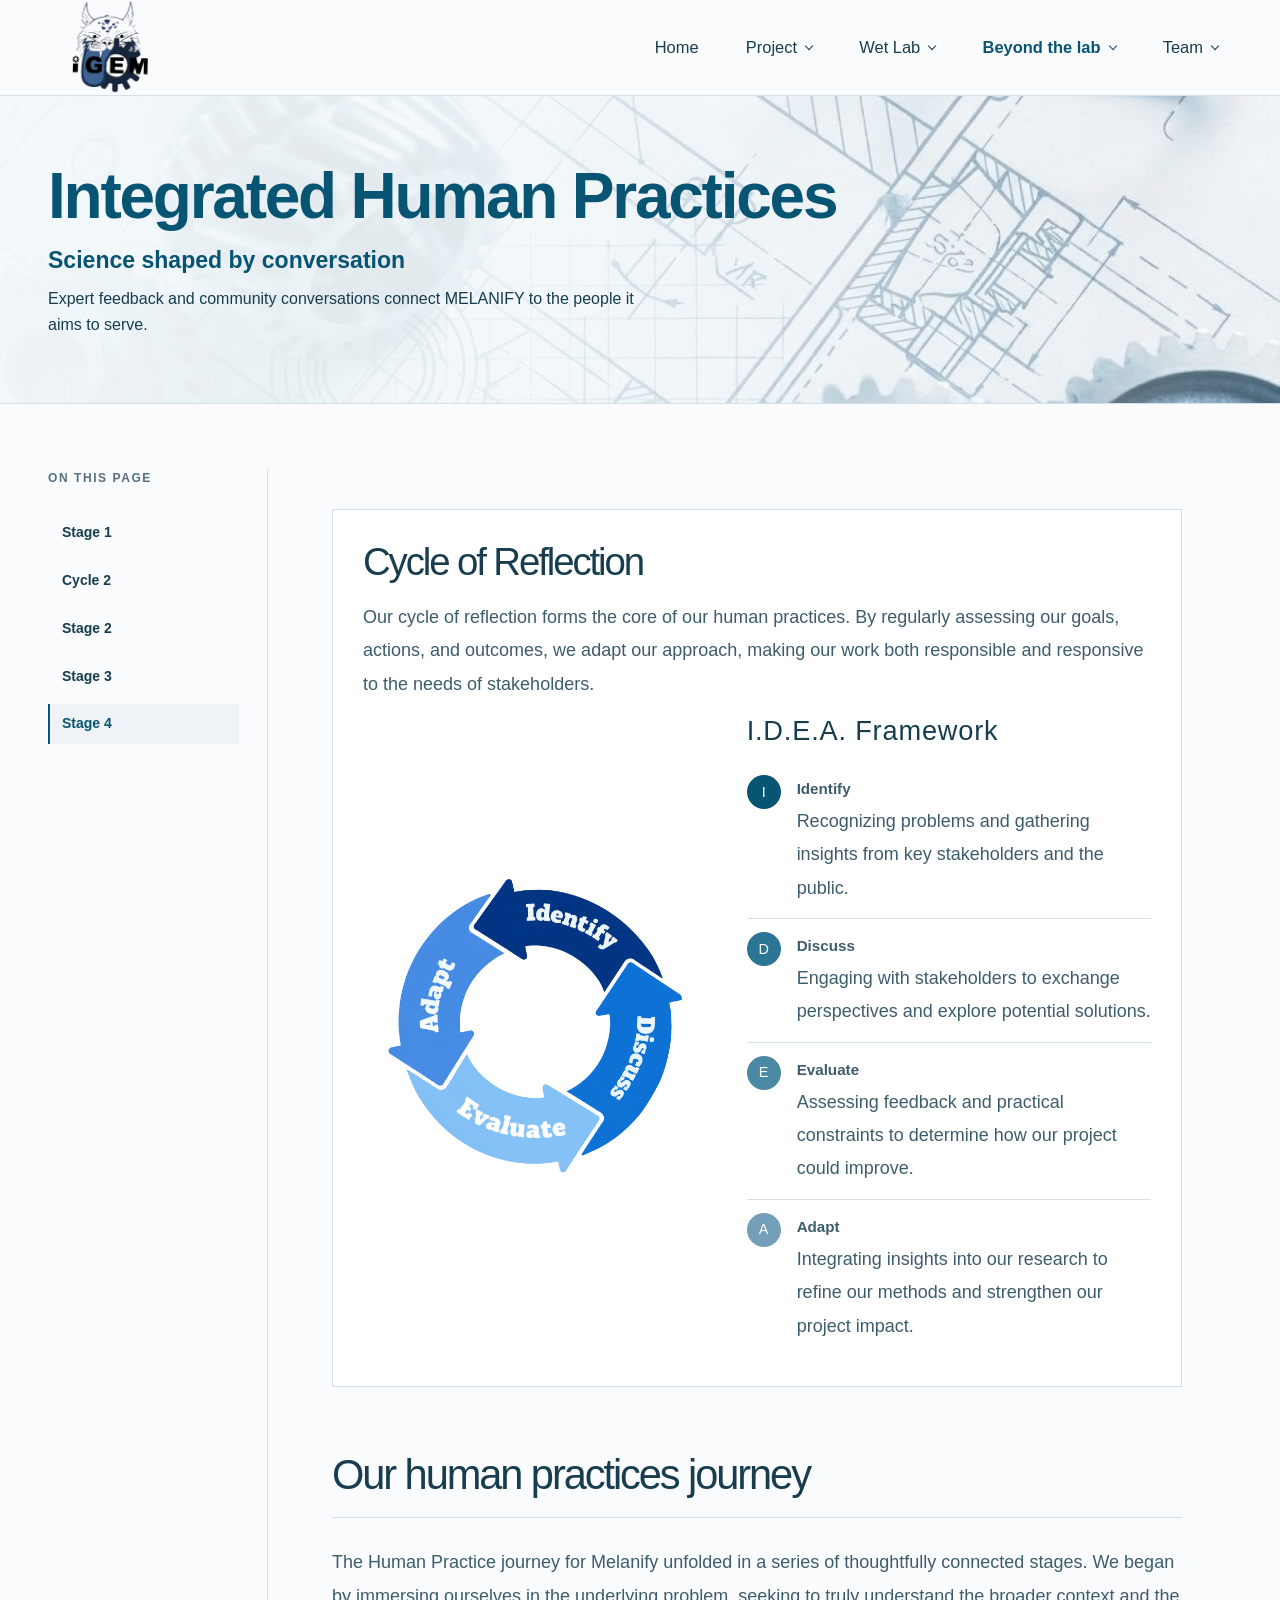
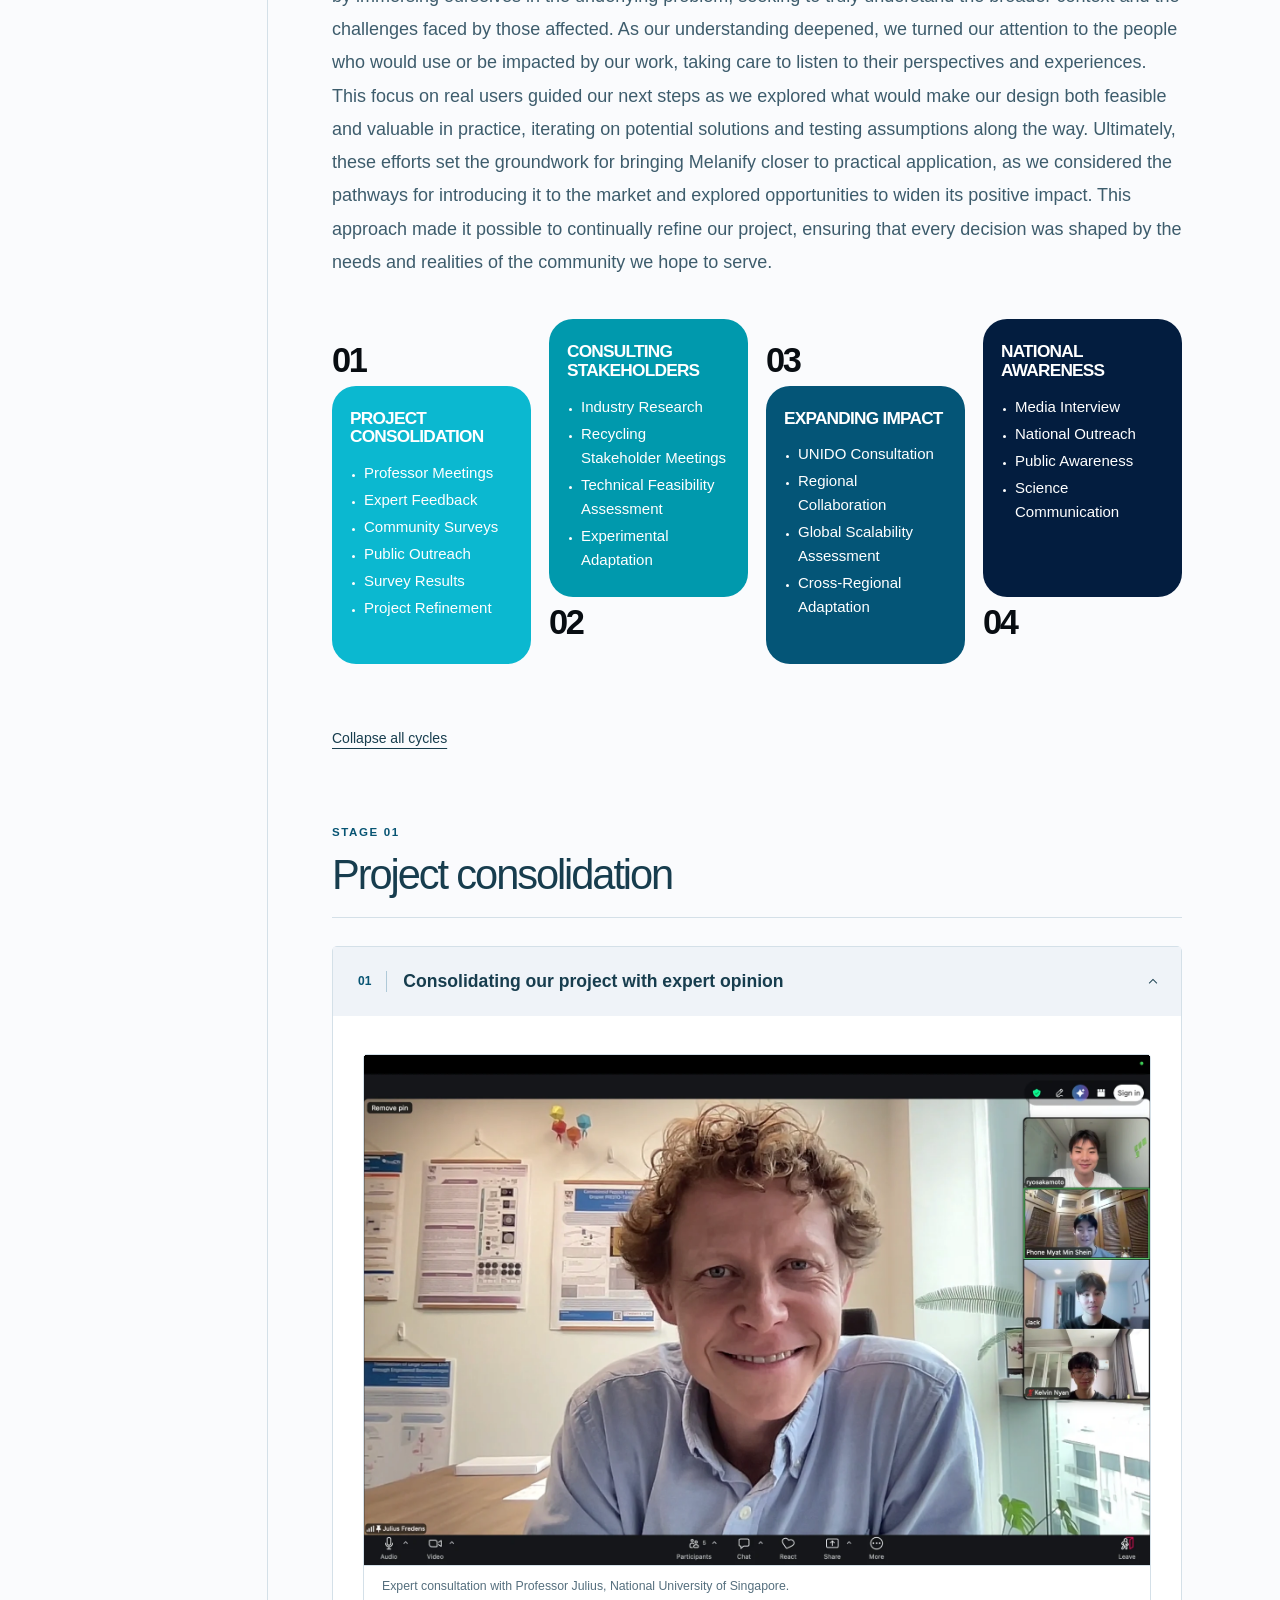
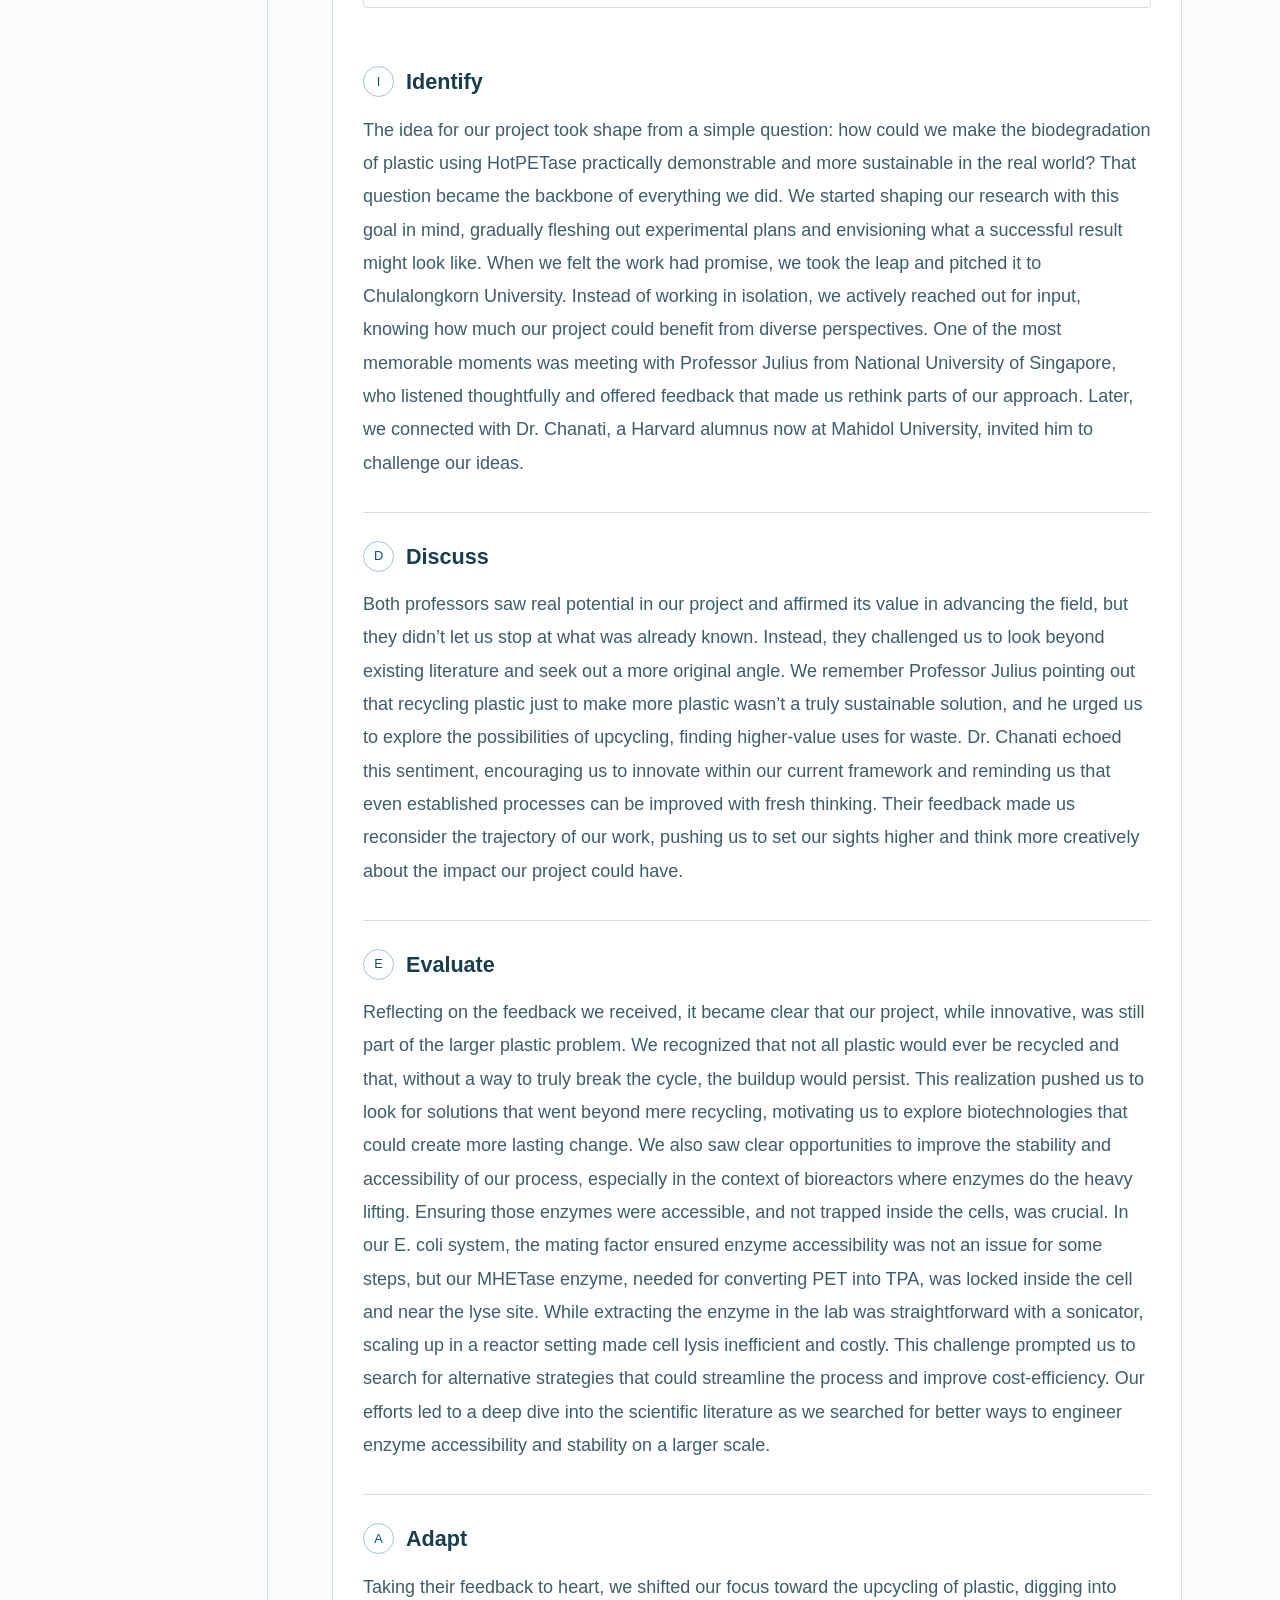
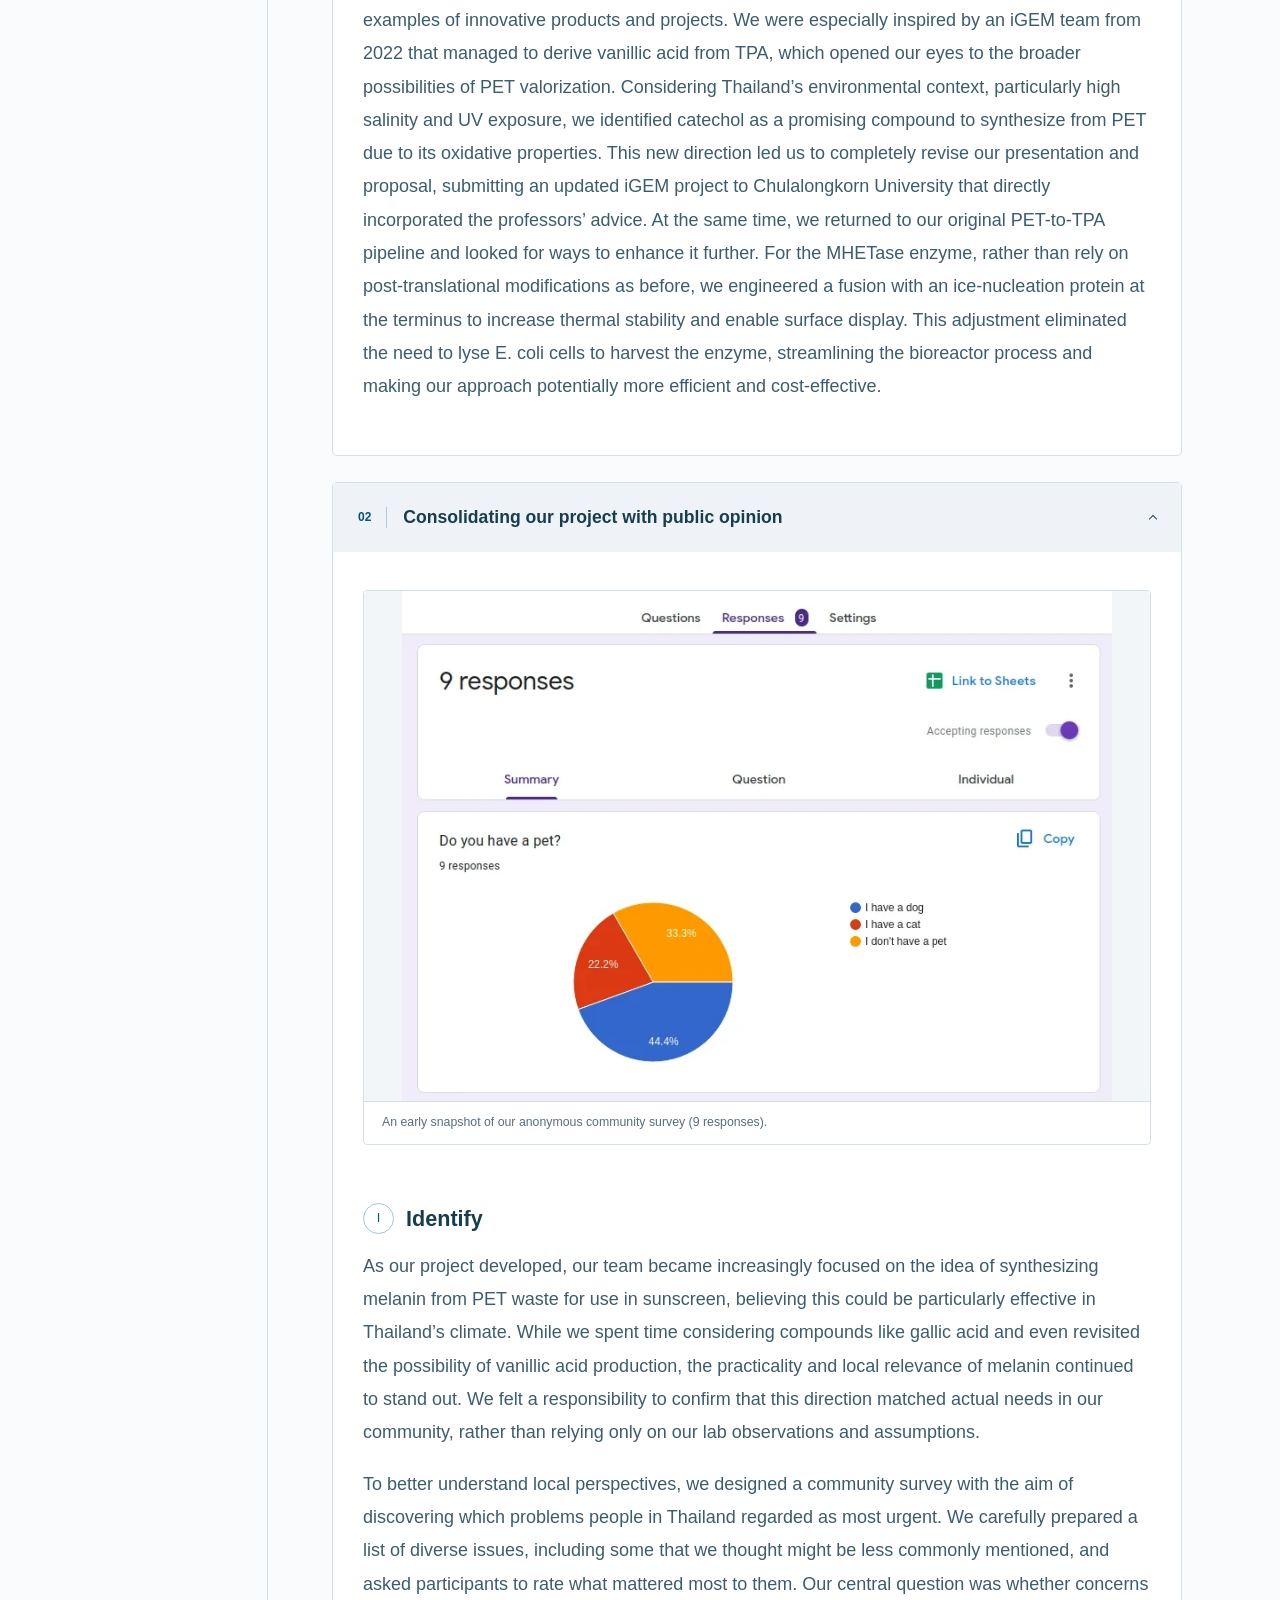
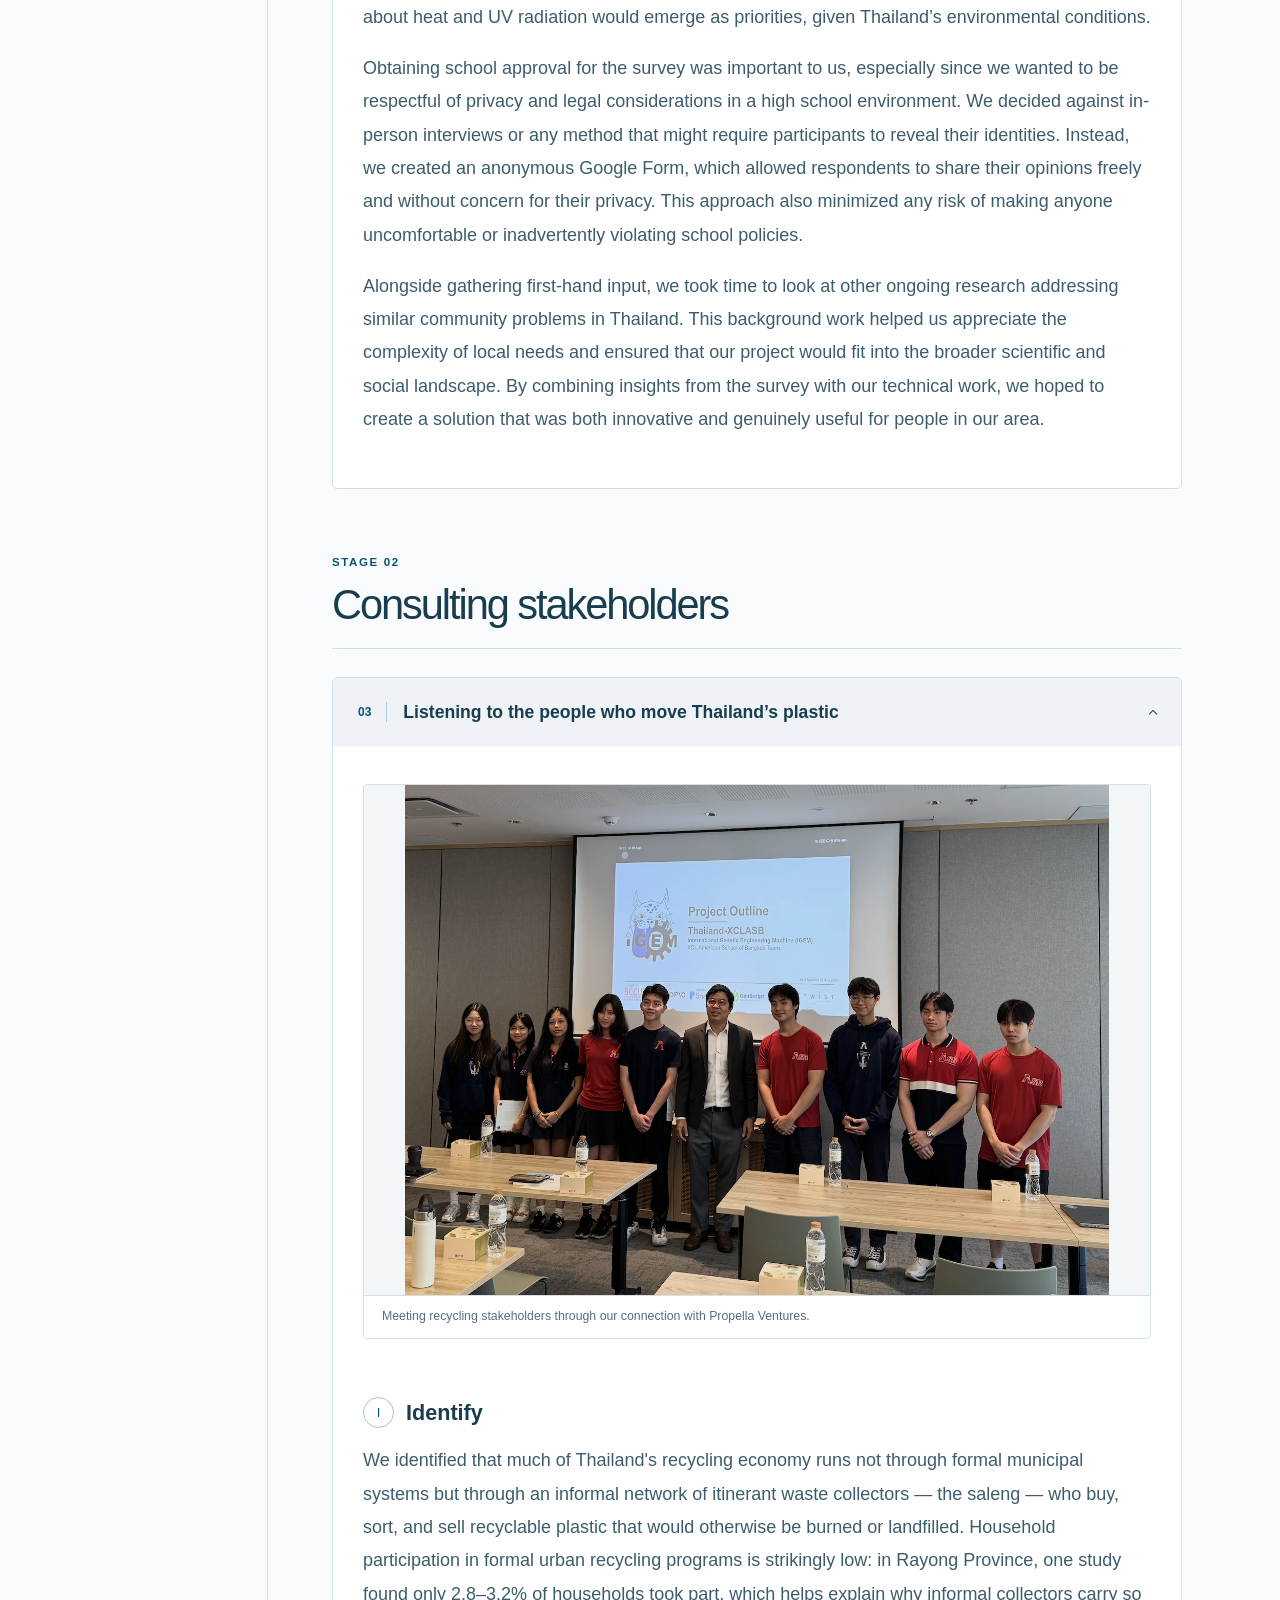
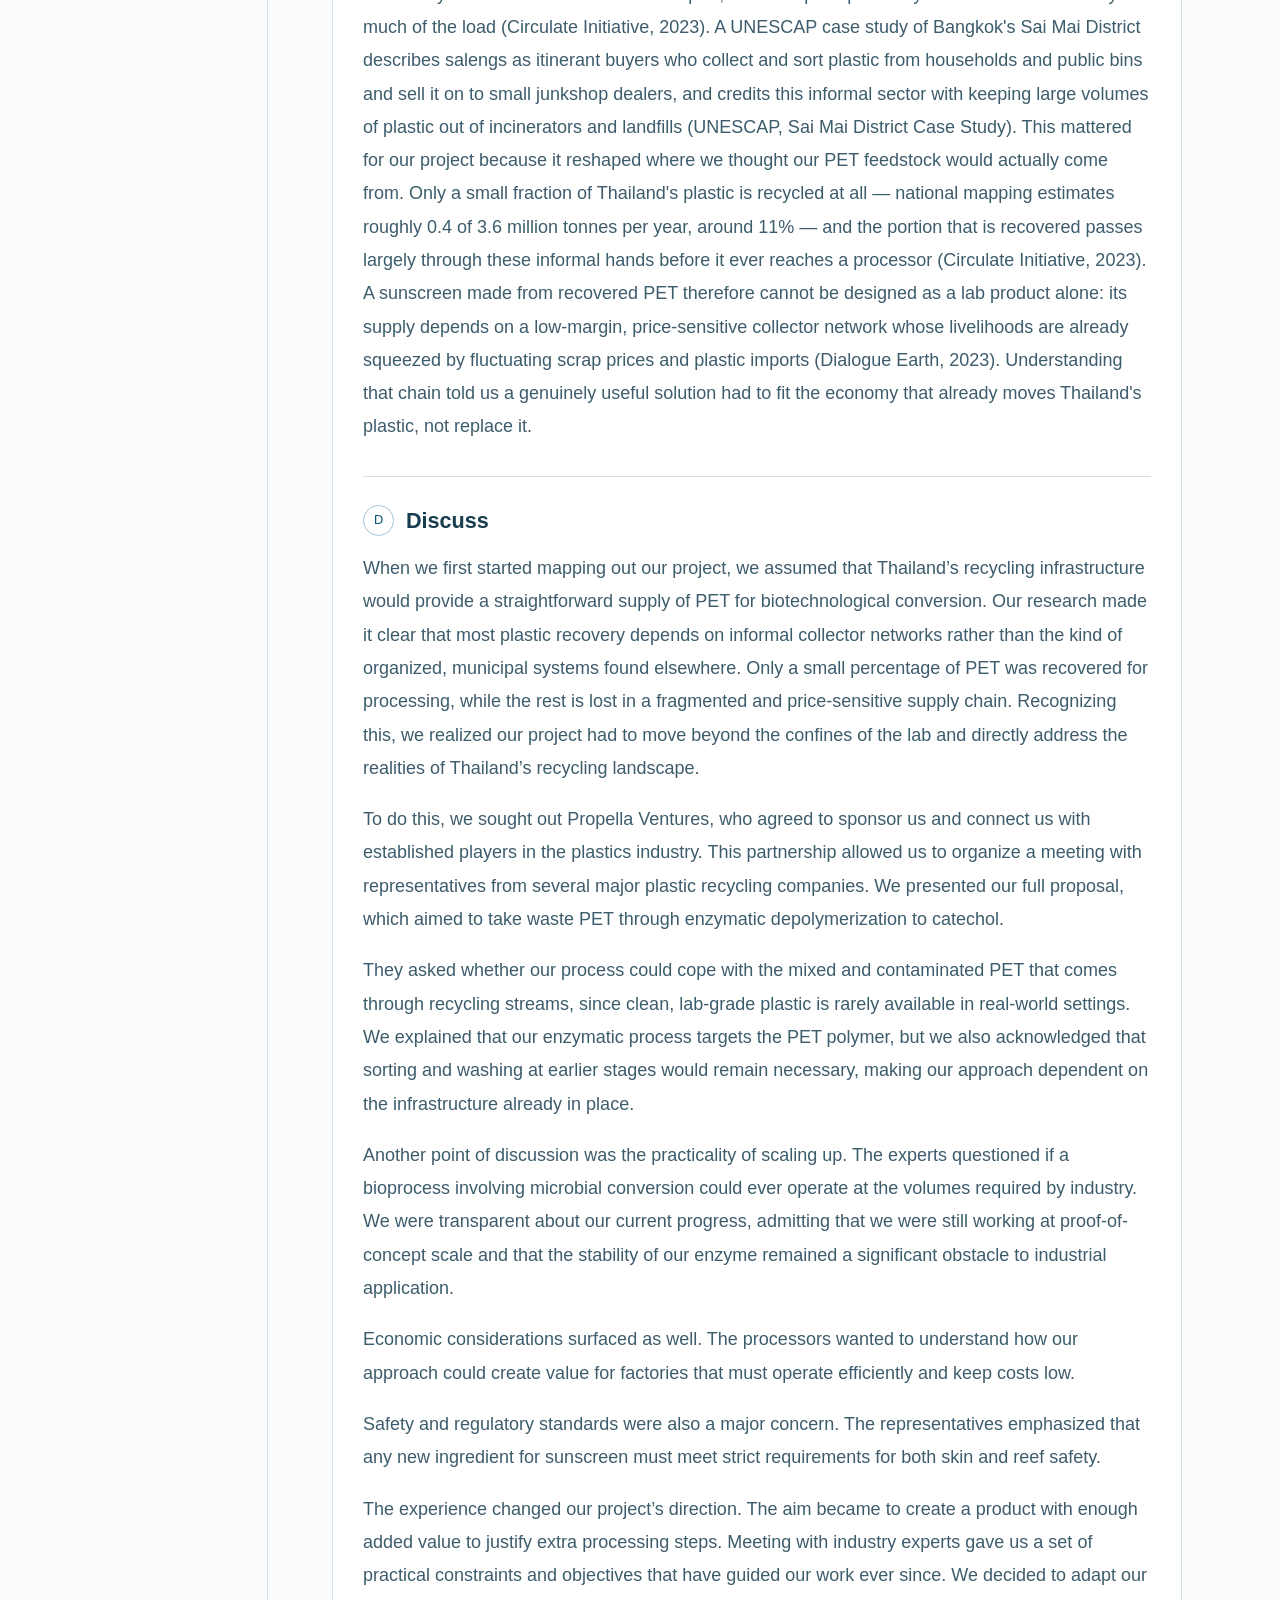
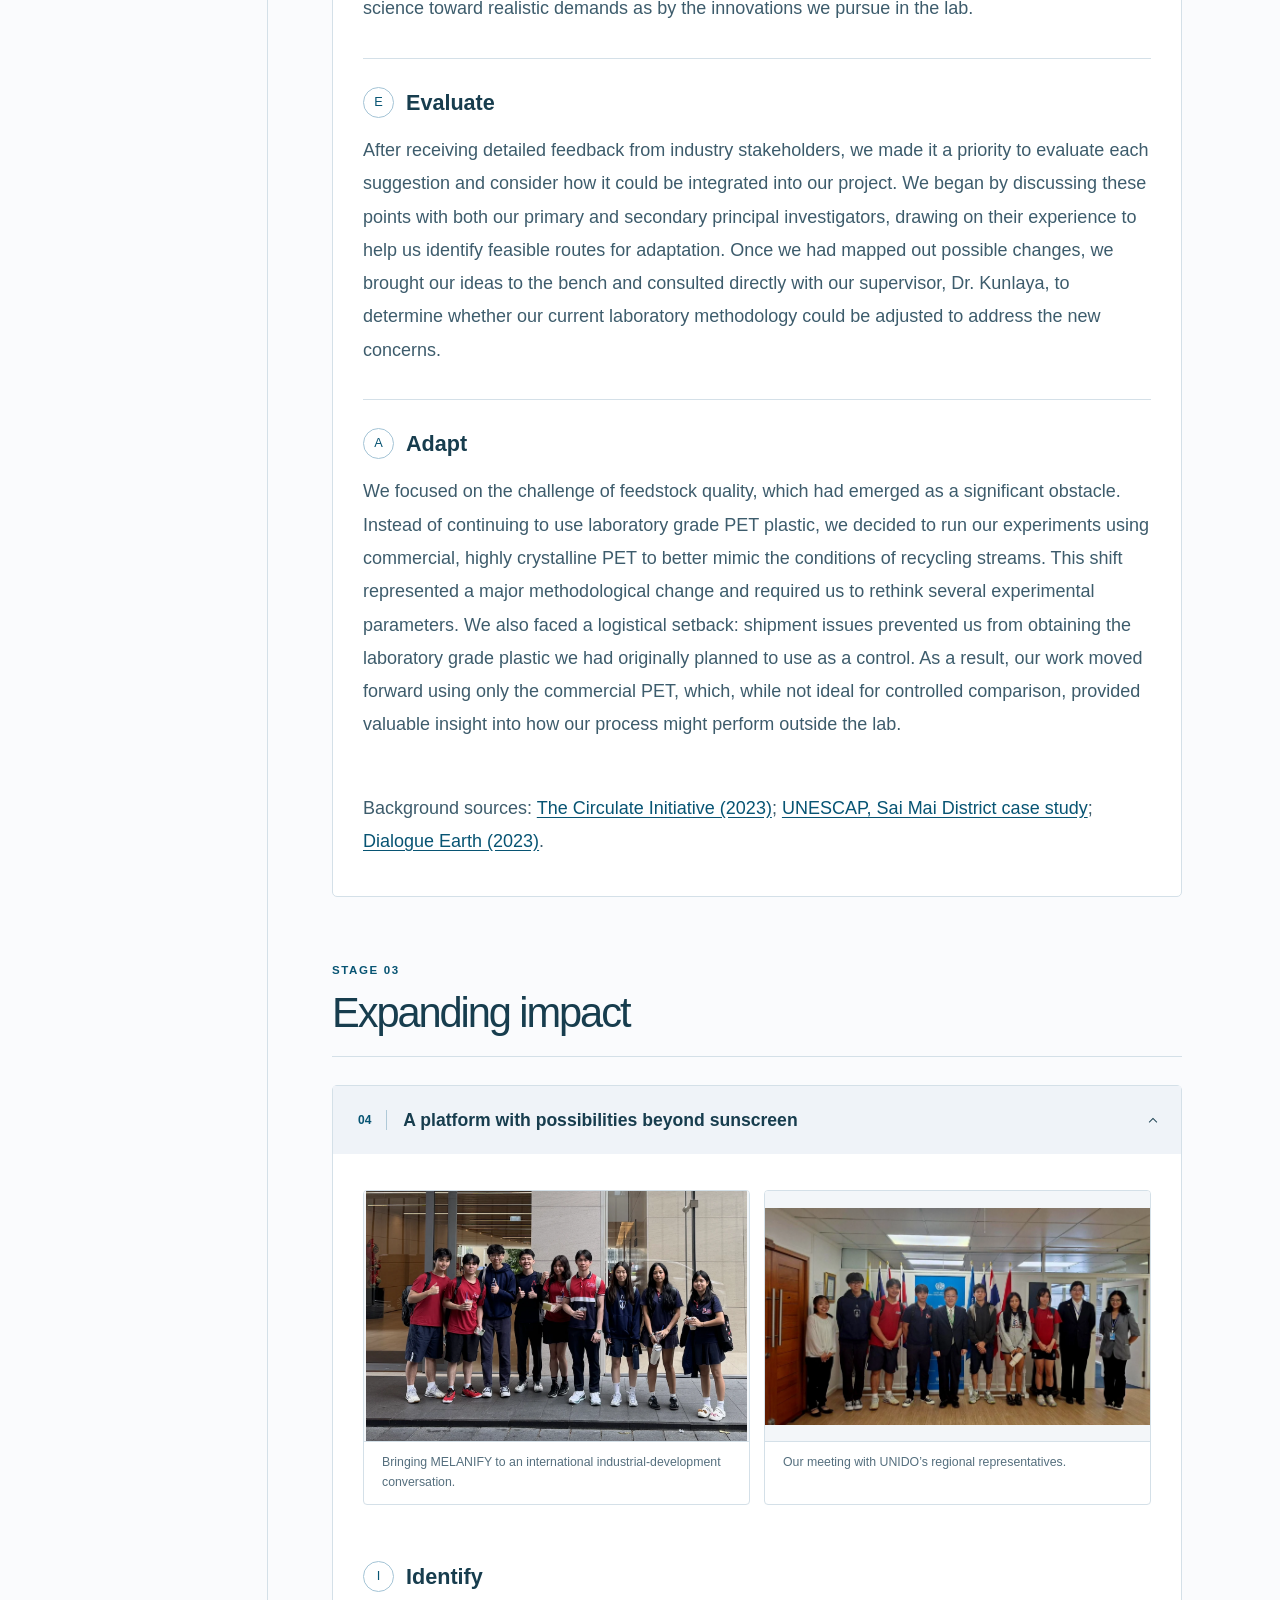
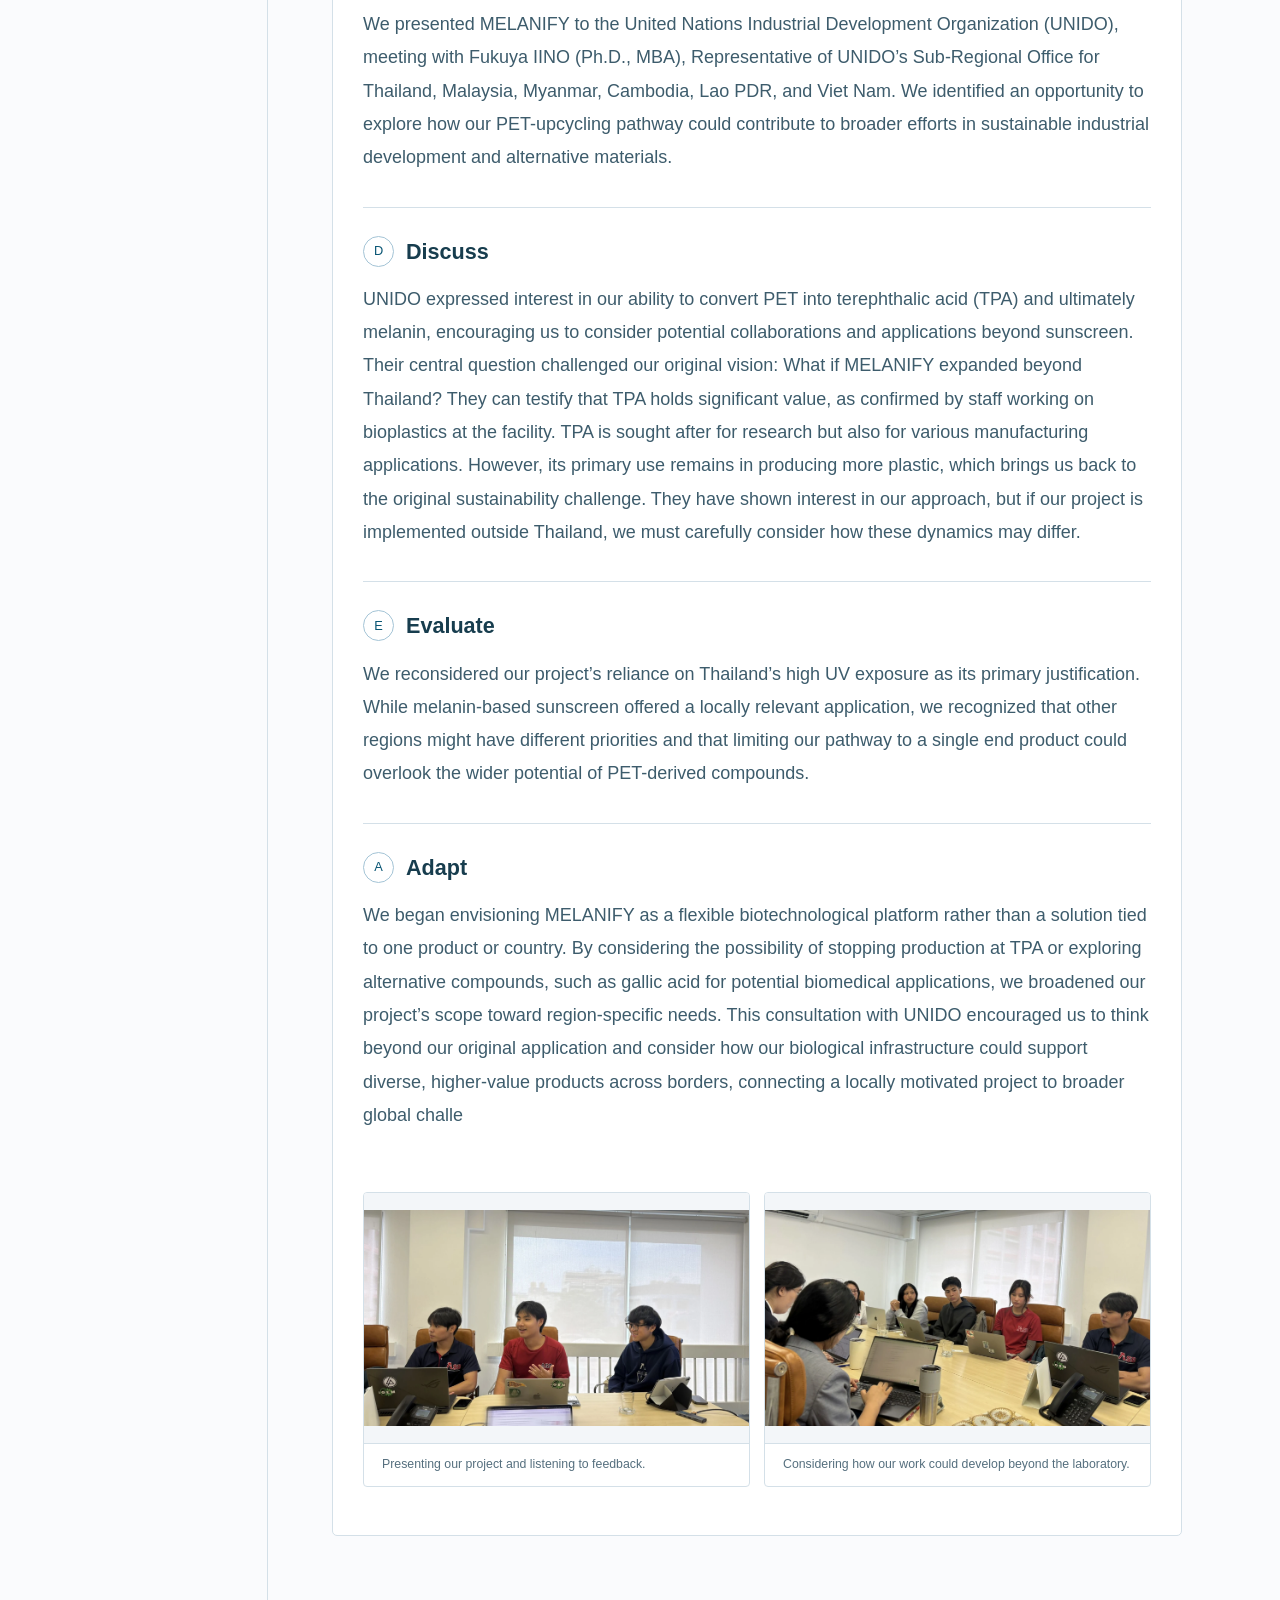
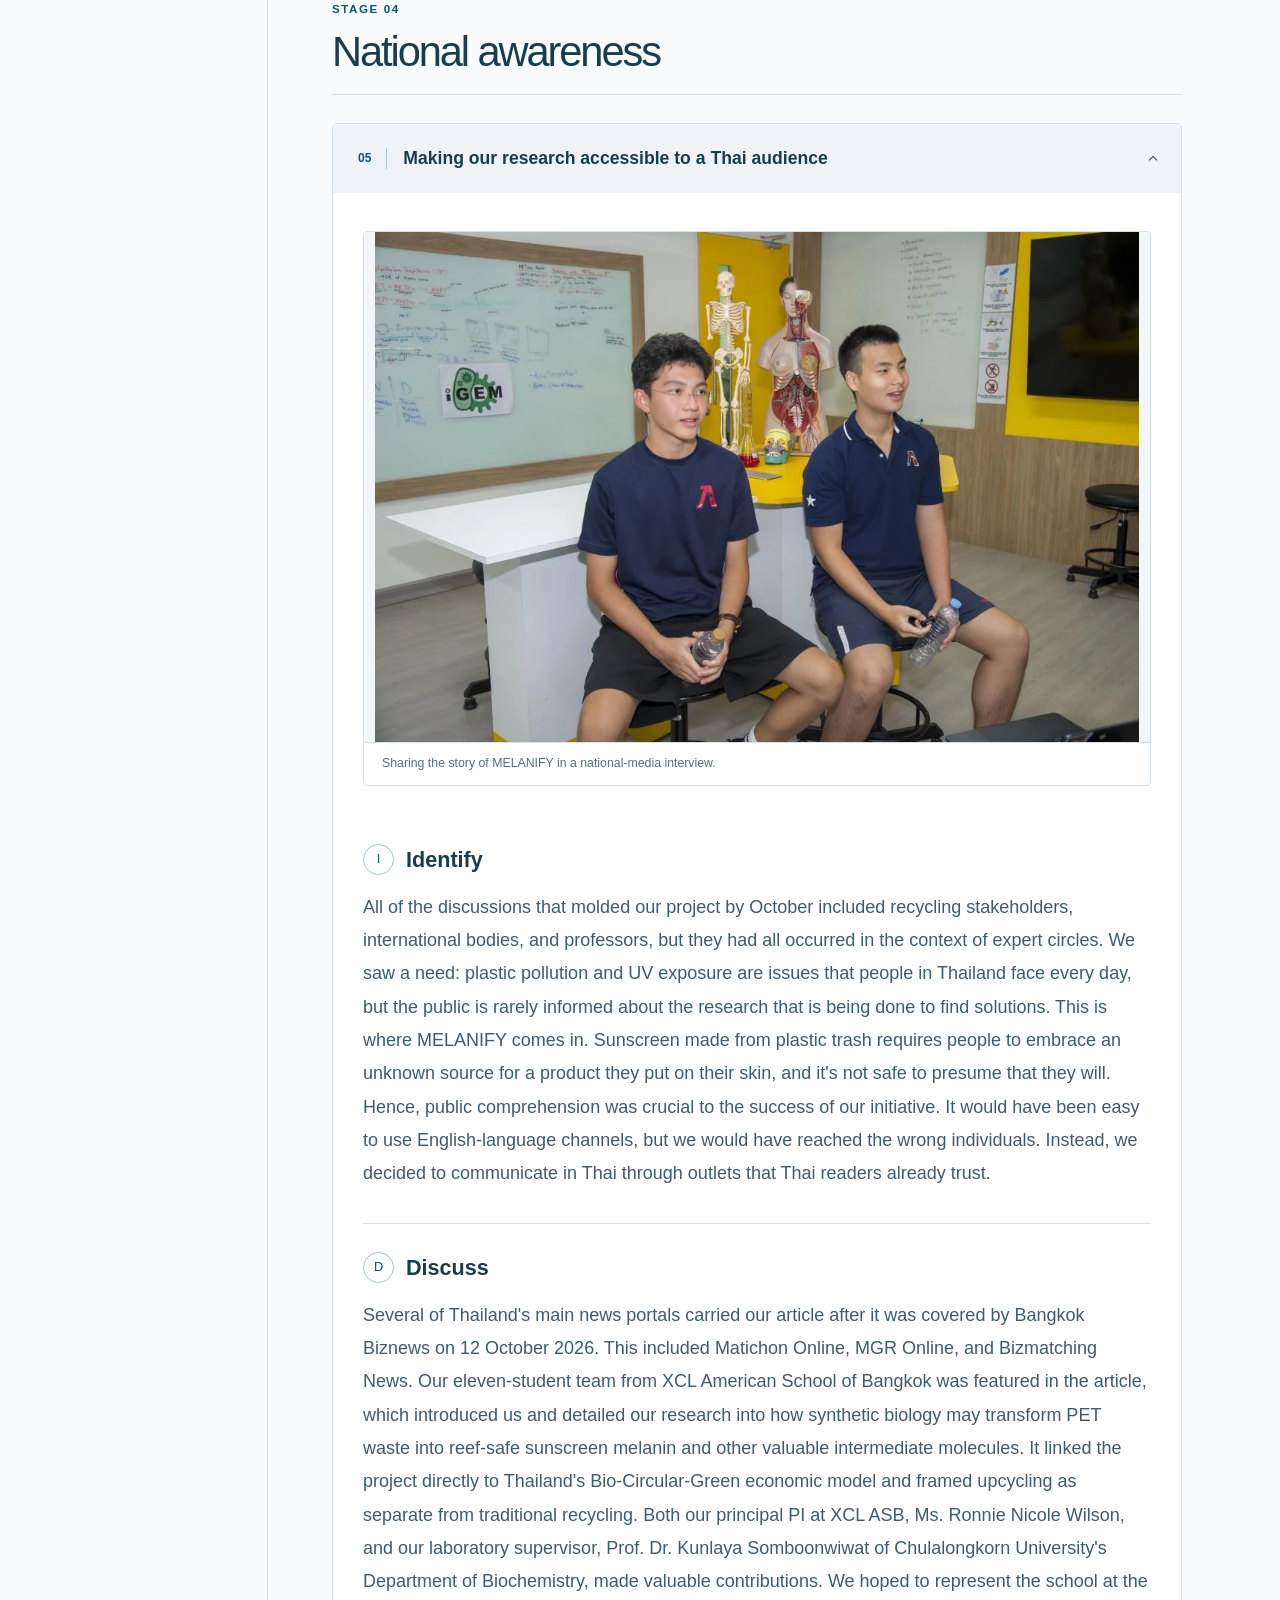
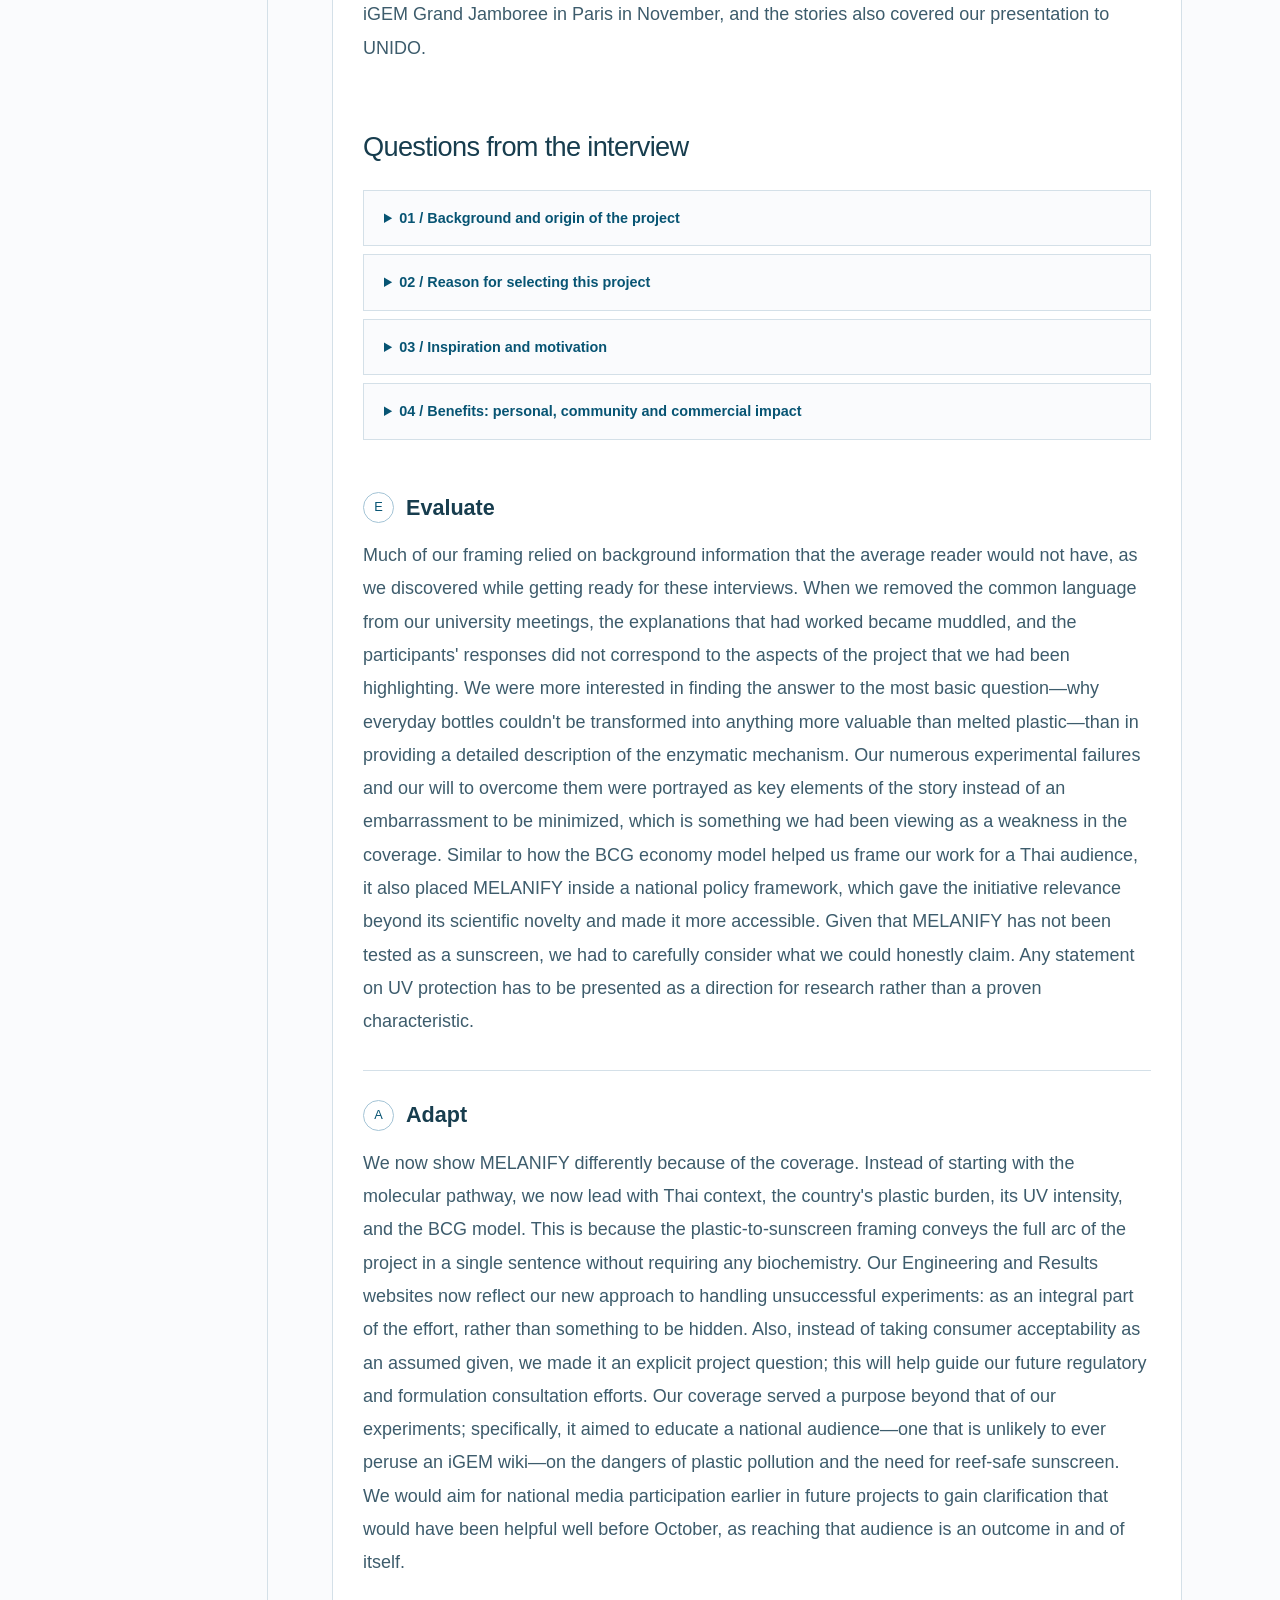
<file: human-practices.html>
<!DOCTYPE html>
<html lang="en">
  <head>
    <meta charset="utf-8">
    <meta name="viewport" content="width=device-width, initial-scale=1">
    <meta name="theme-color" content="#075473">
    <meta name="description" content="Follow MELANIFY’s four-stage human practices journey through expert feedback, community surveys, recycling stakeholders, UNIDO and national awareness.">
    <title>Integrated human practices | MELANIFY</title>
    <link rel="icon" type="image/svg+xml" href="assets/favicon.svg">
    <link rel="stylesheet" href="styles.css">
    <link rel="stylesheet" href="community.css">
    <script src="script.js" defer=""></script>

       <style>
        .brand {
    display: flex;
    align-items: center;
    overflow: visible;
}
.brand-logo {
    width: 200px;
    height: auto;
    object-fit: contain;
}
    </style>
    <link rel="stylesheet" href="banner.css">
  <link rel="stylesheet" href="typography.css">
  <link rel="stylesheet" href="navigation-footer.css">
</head>
  <body data-page="human-practices">
    <a class="skip-link" href="#main">Skip to content</a>
    <header class="site-header">
      <div class="header-inner">
        <!-- <a class="brand" href="index.html" aria-label="MELANIFY home"><span class="brand-mark" aria-hidden="true">m</span><span>MELANIFY<span class="brand-period">.</span></span></a> -->
          <a class="brand" href="index.html" aria-label="MELANIFY home">
        <img src="assets/logo-removebg-preview.png" alt="MELANIFY Logo" class="brand-logo" /></a>
        <button class="menu-toggle" type="button" aria-expanded="false" aria-controls="main-nav"><span></span><span></span><span class="sr-only">Toggle navigation</span></button>
        <nav id="main-nav" aria-label="Main navigation">
          <a href="index.html">Home</a>
          <details class="nav-group"><summary>Project<span class="chevron" aria-hidden="true"></span></summary><div class="nav-dropdown">
            <a href="description.html">Description: Problem Breakdown</a>
          </div></details>
          <details class="nav-group"><summary>Wet Lab<span class="chevron" aria-hidden="true"></span></summary><div class="nav-dropdown">
            <a href="engineering.html">Engineering</a>
            <a href="results.html">Results</a>
            <a href="protocols.html">Protocols &amp; Notebook</a>
            <a href="parts.html">Parts</a>

            <a href="safety.html">Safety</a>
          </div></details>
          <details class="nav-group"><summary class="current">Beyond the lab<span class="chevron" aria-hidden="true"></span></summary><div class="nav-dropdown">
            <a href="human-practices.html" aria-current="page">Integrated Human Practices</a>
            <a href="education.html">Education</a>
            <!-- <a href="entrepreneurship.html">Entrepreneurship</a> -->
          </div></details>
          <details class="nav-group"><summary>Team<span class="chevron" aria-hidden="true"></span></summary><div class="nav-dropdown">
            <a href="members.html">Members</a>
            <a href="attributions.html">Attributions</a>
          </div></details>
        </nav>
      </div>
      <div class="reading-progress" aria-hidden="true"></div>
    </header>

    <section class="page-banner" id="top" aria-labelledby="page-title">
    <img src="images/banner.jpeg" alt="" width="1024" height="589" decoding="async" fetchpriority="high">
    <div class="page-banner-content wrap">
      <div class="page-banner-copy">
        <h1 id="page-title">Integrated Human Practices</h1>
        <p class="page-banner-subtitle">Science shaped by conversation</p>
        <p class="page-banner-description">Expert feedback and community conversations connect MELANIFY to the people it aims to serve.</p>
      </div>
    </div>
  </section>
    <main id="main">
      <!-- <section class="chapter-hero community-hero" id="top"><div class="wrap"><div class="breadcrumb"><a href="index.html">Home</a><span>/</span>Integrated Human Practices</div><h1>Integrated Human Practices</h1><p class="chapter-subtitle">Science shaped<br>by conversation.</p><p class="hero-footnote">From expert feedback to national conversations, every stage helped us connect MELANIFY to the people it aims to serve.</p></div></section> -->

      <div class="article-layout wrap">
        <aside class="article-sidebar">
          <div class="toc-sticky">
            <span class="small-label">ON THIS PAGE</span>
            <nav class="toc" aria-label="Chapter contents">
              <a class="toc-primary" href="#stage1">Stage 1</a>
              <a class="toc-primary" href="#cycle2">Cycle 2</a>
              <a class="toc-primary" href="#stage2">Stage 2</a>
              <a class="toc-primary" href="#stage3">Stage 3</a>
              <a class="toc-primary" href="#stage4">Stage 4</a>
            </nav>

          </div>
        </aside>
        <article class="article-content community-content" id="chapter-content">

<section class="community-framework reflection-update" id="reflection">
          <h2>Cycle of Reflection</h2>
          <p>Our cycle of reflection forms the core of our human practices. By regularly assessing our goals, actions, and outcomes, we adapt our approach, making our work both responsible and responsive to the needs of stakeholders.</p>
          <div class="reflection-grid">
            <figure class="reflection-art"><img src="images/recycle.png" alt="The I.D.E.A. reflection cycle: Identify, Discuss, Evaluate, and Adapt" width="1368" height="1286" loading="lazy"></figure>
            <div><h3>I.D.E.A. Framework</h3>
              <ol class="community-idea">
                <li><span aria-hidden="true">I</span><div><strong>Identify</strong><p>Recognizing problems and gathering insights from key stakeholders and the public.</p></div></li>
                <li><span aria-hidden="true">D</span><div><strong>Discuss</strong><p>Engaging with stakeholders to exchange perspectives and explore potential solutions.</p></div></li>
                <li><span aria-hidden="true">E</span><div><strong>Evaluate</strong><p>Assessing feedback and practical constraints to determine how our project could improve.</p></div></li>
                <li><span aria-hidden="true">A</span><div><strong>Adapt</strong><p>Integrating insights into our research to refine our methods and strengthen our project impact.</p></div></li>
              </ol>
            </div>
          </div>
        </section>
<h2 id="our-approach">Our human practices journey</h2><p>The Human Practice journey for Melanify unfolded in a series of thoughtfully connected stages. We began by immersing ourselves in the underlying problem, seeking to truly understand the broader context and the challenges faced by those affected. As our understanding deepened, we turned our attention to the people who would use or be impacted by our work, taking care to listen to their perspectives and experiences. This focus on real users guided our next steps as we explored what would make our design both feasible and valuable in practice, iterating on potential solutions and testing assumptions along the way. Ultimately, these efforts set the groundwork for bringing Melanify closer to practical application, as we considered the pathways for introducing it to the market and explored opportunities to widen its positive impact. This approach made it possible to continually refine our project, ensuring that every decision was shaped by the needs and realities of the community we hope to serve.</p><ol class="community-stage-map stage-map-redesign" aria-label="Our four stages">
  <li>
    <a href="#stage-1" class="stage-card-link">
      <span class="stage-card-number">01</span>
      <div class="stage-card-panel">
        <strong>Project consolidation</strong>
        <ul class="stage-card-points"><li>Professor Meetings</li><li>Expert Feedback</li><li>Community Surveys</li><li>Public Outreach</li><li>Survey Results</li><li>Project Refinement</li></ul>
      </div>
    </a>
  </li>
  <li>
    <a href="#stage-2" class="stage-card-link">
      <span class="stage-card-number">02</span>
      <div class="stage-card-panel">
        <strong>Consulting stakeholders</strong>
        <ul class="stage-card-points"><li>Industry Research</li><li>Recycling Stakeholder Meetings</li><li>Technical Feasibility Assessment</li><li>Experimental Adaptation</li></ul>
      </div>
    </a>
  </li>
  <li>
    <a href="#stage-3-expanding-impact" class="stage-card-link">
      <span class="stage-card-number">03</span>
      <div class="stage-card-panel">
        <strong>Expanding impact</strong>
        <ul class="stage-card-points"><li>UNIDO Consultation</li><li>Regional Collaboration</li><li>Global Scalability Assessment</li><li>Cross-Regional Adaptation</li></ul>
      </div>
    </a>
  </li>
  <li>
    <a href="#stage-4" class="stage-card-link">
      <span class="stage-card-number">04</span>
      <div class="stage-card-panel">
        <strong>National awareness</strong>
        <ul class="stage-card-points"><li>Media Interview</li><li>National Outreach</li><li>Public Awareness</li><li>Science Communication</li></ul>
      </div>
    </a>
  </li>










</ol><button class="cycle-toggle" type="button" aria-expanded="true">Collapse all cycles</button><span id="stage1" class="section-anchor" aria-hidden="true"></span><h2 id="stage-1"><span class="community-section-index">STAGE 01</span>Project consolidation</h2><details class="cycle-block community-cycle" id="cycle-1" open><summary><span class="community-cycle-number">01</span><span>Consolidating our project with expert opinion</span><span class="chevron" aria-hidden="true"></span></summary><div class="cycle-content"><figure class="research-figure community-photo ">
      <a class="figure-open" href="assets/client-community-expert.webp" data-image="assets/client-community-expert.webp" data-alt="Professor Julius joining the MELANIFY team for an online consultation" aria-label="Enlarge: Professor Julius joining the MELANIFY team for an online consultation" target="_blank" rel="noopener">
        <img src="assets/client-community-expert.webp" alt="Professor Julius joining the MELANIFY team for an online consultation" width="1800" height="1169" loading="lazy"><span class="figure-zoom">View full size</span>
      </a><figcaption>Expert consultation with Professor Julius, National University of Singapore.</figcaption></figure><section class="community-phase"><h4><span aria-hidden="true">I</span>Identify</h4><p>The idea for our project took shape from a simple question: how could we make the biodegradation of plastic using HotPETase practically demonstrable and more sustainable in the real world? That question became the backbone of everything we did. We started shaping our research with this goal in mind, gradually fleshing out experimental plans and envisioning what a successful result might look like. When we felt the work had promise, we took the leap and pitched it to Chulalongkorn University. Instead of working in isolation, we actively reached out for input, knowing how much our project could benefit from diverse perspectives. One of the most memorable moments was meeting with Professor Julius from National University of Singapore, who listened thoughtfully and offered feedback that made us rethink parts of our approach. Later, we connected with Dr. Chanati, a Harvard alumnus now at Mahidol University, invited him to challenge our ideas.</p></section><section class="community-phase"><h4><span aria-hidden="true">D</span>Discuss</h4><p>Both professors saw real potential in our project and affirmed its value in advancing the field, but they didn’t let us stop at what was already known. Instead, they challenged us to look beyond existing literature and seek out a more original angle. We remember Professor Julius pointing out that recycling plastic just to make more plastic wasn’t a truly sustainable solution, and he urged us to explore the possibilities of upcycling, finding higher-value uses for waste. Dr. Chanati echoed this sentiment, encouraging us to innovate within our current framework and reminding us that even established processes can be improved with fresh thinking. Their feedback made us reconsider the trajectory of our work, pushing us to set our sights higher and think more creatively about the impact our project could have.</p></section><section class="community-phase"><h4><span aria-hidden="true">E</span>Evaluate</h4><p>Reflecting on the feedback we received, it became clear that our project, while innovative, was still part of the larger plastic problem. We recognized that not all plastic would ever be recycled and that, without a way to truly break the cycle, the buildup would persist. This realization pushed us to look for solutions that went beyond mere recycling, motivating us to explore biotechnologies that could create more lasting change. We also saw clear opportunities to improve the stability and accessibility of our process, especially in the context of bioreactors where enzymes do the heavy lifting. Ensuring those enzymes were accessible, and not trapped inside the cells, was crucial. In our E. coli system, the mating factor ensured enzyme accessibility was not an issue for some steps, but our MHETase enzyme, needed for converting PET into TPA, was locked inside the cell and near the lyse site. While extracting the enzyme in the lab was straightforward with a sonicator, scaling up in a reactor setting made cell lysis inefficient and costly. This challenge prompted us to search for alternative strategies that could streamline the process and improve cost-efficiency. Our efforts led to a deep dive into the scientific literature as we searched for better ways to engineer enzyme accessibility and stability on a larger scale.</p></section><section class="community-phase"><h4><span aria-hidden="true">A</span>Adapt</h4><p>Taking their feedback to heart, we shifted our focus toward the upcycling of plastic, digging into examples of innovative products and projects. We were especially inspired by an iGEM team from 2022 that managed to derive vanillic acid from TPA, which opened our eyes to the broader possibilities of PET valorization. Considering Thailand’s environmental context, particularly high salinity and UV exposure, we identified catechol as a promising compound to synthesize from PET due to its oxidative properties. This new direction led us to completely revise our presentation and proposal, submitting an updated iGEM project to Chulalongkorn University that directly incorporated the professors’ advice. At the same time, we returned to our original PET-to-TPA pipeline and looked for ways to enhance it further. For the MHETase enzyme, rather than rely on post-translational modifications as before, we engineered a fusion with an ice-nucleation protein at the terminus to increase thermal stability and enable surface display. This adjustment eliminated the need to lyse E. coli cells to harvest the enzyme, streamlining the bioreactor process and making our approach potentially more efficient and cost-effective.</p></section></div></details><details class="cycle-block community-cycle" id="cycle-2" open><summary><span class="community-cycle-number">02</span><span>Consolidating our project with public opinion</span><span class="chevron" aria-hidden="true"></span></summary><span id="cycle2" class="section-anchor" aria-hidden="true"></span><div class="cycle-content"><figure class="research-figure community-photo ">
      <a class="figure-open" href="assets/client-community-public-survey.webp" data-image="assets/client-community-public-survey.webp" data-alt="Google Forms snapshot of the community survey with nine responses" aria-label="Enlarge: Google Forms snapshot of the community survey with nine responses" target="_blank" rel="noopener">
        <img src="assets/client-community-public-survey.webp" alt="Google Forms snapshot of the community survey with nine responses" width="800" height="575" loading="lazy"><span class="figure-zoom">View full size</span>
      </a><figcaption>An early snapshot of our anonymous community survey (9 responses).</figcaption></figure><section class="community-phase"><h4><span aria-hidden="true">I</span>Identify</h4><p>As our project developed, our team became increasingly focused on the idea of synthesizing melanin from PET waste for use in sunscreen, believing this could be particularly effective in Thailand’s climate. While we spent time considering compounds like gallic acid and even revisited the possibility of vanillic acid production, the practicality and local relevance of melanin continued to stand out. We felt a responsibility to confirm that this direction matched actual needs in our community, rather than relying only on our lab observations and assumptions.</p>
<p>To better understand local perspectives, we designed a community survey with the aim of discovering which problems people in Thailand regarded as most urgent. We carefully prepared a list of diverse issues, including some that we thought might be less commonly mentioned, and asked participants to rate what mattered most to them. Our central question was whether concerns about heat and UV radiation would emerge as priorities, given Thailand’s environmental conditions.</p>
<p>Obtaining school approval for the survey was important to us, especially since we wanted to be respectful of privacy and legal considerations in a high school environment. We decided against in-person interviews or any method that might require participants to reveal their identities. Instead, we created an anonymous Google Form, which allowed respondents to share their opinions freely and without concern for their privacy. This approach also minimized any risk of making anyone uncomfortable or inadvertently violating school policies.</p>
<p>Alongside gathering first-hand input, we took time to look at other ongoing research addressing similar community problems in Thailand. This background work helped us appreciate the complexity of local needs and ensured that our project would fit into the broader scientific and social landscape. By combining insights from the survey with our technical work, we hoped to create a solution that was both innovative and genuinely useful for people in our area.</p></section></div></details><span id="stage2" class="section-anchor" aria-hidden="true"></span><h2 id="stage-2"><span class="community-section-index">STAGE 02</span>Consulting stakeholders</h2><details class="cycle-block community-cycle" id="recycling-stakeholders" open><summary><span class="community-cycle-number">03</span><span>Listening to the people who move Thailand’s plastic</span><span class="chevron" aria-hidden="true"></span></summary><div class="cycle-content"><figure class="research-figure community-photo ">
      <a class="figure-open" href="assets/client-community-recycling-stakeholders.webp" data-image="assets/client-community-recycling-stakeholders.webp" data-alt="MELANIFY team meeting recycling industry representatives" aria-label="Enlarge: MELANIFY team meeting recycling industry representatives" target="_blank" rel="noopener">
        <img src="assets/client-community-recycling-stakeholders.webp" alt="MELANIFY team meeting recycling industry representatives" width="1374" height="996" loading="lazy"><span class="figure-zoom">View full size</span>
      </a><figcaption>Meeting recycling stakeholders through our connection with Propella Ventures.</figcaption></figure><section class="community-phase"><h4><span aria-hidden="true">I</span>Identify</h4><p>We identified that much of Thailand&#x27;s recycling economy runs not through formal municipal systems but through an informal network of itinerant waste collectors — the saleng — who buy, sort, and sell recyclable plastic that would otherwise be burned or landfilled. Household participation in formal urban recycling programs is strikingly low: in Rayong Province, one study found only 2.8–3.2% of households took part, which helps explain why informal collectors carry so much of the load (Circulate Initiative, 2023). A UNESCAP case study of Bangkok&#x27;s Sai Mai District describes salengs as itinerant buyers who collect and sort plastic from households and public bins and sell it on to small junkshop dealers, and credits this informal sector with keeping large volumes of plastic out of incinerators and landfills (UNESCAP, Sai Mai District Case Study). This mattered for our project because it reshaped where we thought our PET feedstock would actually come from. Only a small fraction of Thailand&#x27;s plastic is recycled at all — national mapping estimates roughly 0.4 of 3.6 million tonnes per year, around 11% — and the portion that is recovered passes largely through these informal hands before it ever reaches a processor (Circulate Initiative, 2023). A sunscreen made from recovered PET therefore cannot be designed as a lab product alone: its supply depends on a low-margin, price-sensitive collector network whose livelihoods are already squeezed by fluctuating scrap prices and plastic imports (Dialogue Earth, 2023). Understanding that chain told us a genuinely useful solution had to fit the economy that already moves Thailand&#x27;s plastic, not replace it.</p></section><section class="community-phase"><h4><span aria-hidden="true">D</span>Discuss</h4><p>When we first started mapping out our project, we assumed that Thailand’s recycling infrastructure would provide a straightforward supply of PET for biotechnological conversion. Our research made it clear that most plastic recovery depends on informal collector networks rather than the kind of organized, municipal systems found elsewhere. Only a small percentage of PET was recovered for processing, while the rest is lost in a fragmented and price-sensitive supply chain. Recognizing this, we realized our project had to move beyond the confines of the lab and directly address the realities of Thailand’s recycling landscape.</p>
<p>To do this, we sought out Propella Ventures, who agreed to sponsor us and connect us with established players in the plastics industry. This partnership allowed us to organize a meeting with representatives from several major plastic recycling companies. We presented our full proposal, which aimed to take waste PET through enzymatic depolymerization to catechol.</p>
<p>They asked whether our process could cope with the mixed and contaminated PET that comes through recycling streams, since clean, lab-grade plastic is rarely available in real-world settings. We explained that our enzymatic process targets the PET polymer, but we also acknowledged that sorting and washing at earlier stages would remain necessary, making our approach dependent on the infrastructure already in place.</p>
<p>Another point of discussion was the practicality of scaling up. The experts questioned if a bioprocess involving microbial conversion could ever operate at the volumes required by industry. We were transparent about our current progress, admitting that we were still working at proof-of-concept scale and that the stability of our enzyme remained a significant obstacle to industrial application.</p>
<p>Economic considerations surfaced as well. The processors wanted to understand how our approach could create value for factories that must operate efficiently and keep costs low.</p>
<p>Safety and regulatory standards were also a major concern. The representatives emphasized that any new ingredient for sunscreen must meet strict requirements for both skin and reef safety.</p>
<p>The experience changed our project’s direction. The aim became to create a product with enough added value to justify extra processing steps. Meeting with industry experts gave us a set of practical constraints and objectives that have guided our work ever since. We decided to adapt our science toward realistic demands as by the innovations we pursue in the lab.</p></section><section class="community-phase"><h4><span aria-hidden="true">E</span>Evaluate</h4><p>After receiving detailed feedback from industry stakeholders, we made it a priority to evaluate each suggestion and consider how it could be integrated into our project. We began by discussing these points with both our primary and secondary principal investigators, drawing on their experience to help us identify feasible routes for adaptation. Once we had mapped out possible changes, we brought our ideas to the bench and consulted directly with our supervisor, Dr. Kunlaya, to determine whether our current laboratory methodology could be adjusted to address the new concerns.</p></section><section class="community-phase"><h4><span aria-hidden="true">A</span>Adapt</h4><p>We focused on the challenge of feedstock quality, which had emerged as a significant obstacle. Instead of continuing to use laboratory grade PET plastic, we decided to run our experiments using commercial, highly crystalline PET to better mimic the conditions of recycling streams. This shift represented a major methodological change and required us to rethink several experimental parameters. We also faced a logistical setback: shipment issues prevented us from obtaining the laboratory grade plastic we had originally planned to use as a control. As a result, our work moved forward using only the commercial PET, which, while not ideal for controlled comparison, provided valuable insight into how our process might perform outside the lab.</p></section><p class="community-source-note">Background sources: <a href="https://www.thecirculateinitiative.org/wp-content/uploads/Mapping-Local-Plastic-Recycling-Supply-Chains-Insights-from-Selected-Cities-in-Thailand.pdf">The Circulate Initiative (2023)</a>; <a href="https://www.unescap.org/sites/default/files/Closing%20The%20Loop_Sai%20Mai%20District,%20Bangkok%20Case%20Study.pdf">UNESCAP, Sai Mai District case study</a>; <a href="https://dialogue.earth/en/pollution/thai-saleng-trash-collectors-livelihoods-threatened-by-waste-imports/">Dialogue Earth (2023)</a>.</p></div></details><span id="stage3" class="section-anchor" aria-hidden="true"></span><h2 id="stage-3-expanding-impact"><span class="community-section-index">STAGE 03</span>Expanding impact</h2><details class="cycle-block community-cycle" id="unido" open><summary><span class="community-cycle-number">04</span><span>A platform with possibilities beyond sunscreen</span><span class="chevron" aria-hidden="true"></span></summary><div class="cycle-content"><div class="community-gallery"><figure class="research-figure community-photo ">
      <a class="figure-open" href="assets/client-community-unido-visit.webp" data-image="assets/client-community-unido-visit.webp" data-alt="The MELANIFY team visiting UNIDO" aria-label="Enlarge: The MELANIFY team visiting UNIDO" target="_blank" rel="noopener">
        <img src="assets/client-community-unido-visit.webp" alt="The MELANIFY team visiting UNIDO" width="1238" height="814" loading="lazy"><span class="figure-zoom">View full size</span>
      </a><figcaption>Bringing MELANIFY to an international industrial-development conversation.</figcaption></figure><figure class="research-figure community-photo ">
      <a class="figure-open" href="assets/client-community-unido-meeting.webp" data-image="assets/client-community-unido-meeting.webp" data-alt="The MELANIFY team with UNIDO representatives" aria-label="Enlarge: The MELANIFY team with UNIDO representatives" target="_blank" rel="noopener">
        <img src="assets/client-community-unido-meeting.webp" alt="The MELANIFY team with UNIDO representatives" width="1663" height="935" loading="lazy"><span class="figure-zoom">View full size</span>
      </a><figcaption>Our meeting with UNIDO’s regional representatives.</figcaption></figure></div><section class="community-phase"><h4><span aria-hidden="true">I</span>Identify</h4><p>We presented MELANIFY to the United Nations Industrial Development Organization (UNIDO), meeting with Fukuya IINO (Ph.D., MBA), Representative of UNIDO’s Sub-Regional Office for Thailand, Malaysia, Myanmar, Cambodia, Lao PDR, and Viet Nam. We identified an opportunity to explore how our PET-upcycling pathway could contribute to broader efforts in sustainable industrial development and alternative materials.</p></section><section class="community-phase"><h4><span aria-hidden="true">D</span>Discuss</h4><p>UNIDO expressed interest in our ability to convert PET into terephthalic acid (TPA) and ultimately melanin, encouraging us to consider potential collaborations and applications beyond sunscreen. Their central question challenged our original vision: What if MELANIFY expanded beyond Thailand? They can testify that TPA holds significant value, as confirmed by staff working on bioplastics at the facility. TPA is sought after for research but also for various manufacturing applications. However, its primary use remains in producing more plastic, which brings us back to the original sustainability challenge. They have shown interest in our approach, but if our project is implemented outside Thailand, we must carefully consider how these dynamics may differ.</p></section><section class="community-phase"><h4><span aria-hidden="true">E</span>Evaluate</h4><p>We reconsidered our project’s reliance on Thailand’s high UV exposure as its primary justification. While melanin-based sunscreen offered a locally relevant application, we recognized that other regions might have different priorities and that limiting our pathway to a single end product could overlook the wider potential of PET-derived compounds.</p></section><section class="community-phase"><h4><span aria-hidden="true">A</span>Adapt</h4><p>We began envisioning MELANIFY as a flexible biotechnological platform rather than a solution tied to one product or country. By considering the possibility of stopping production at TPA or exploring alternative compounds, such as gallic acid for potential biomedical applications, we broadened our project’s scope toward region-specific needs. This consultation with UNIDO encouraged us to think beyond our original application and consider how our biological infrastructure could support diverse, higher-value products across borders, connecting a locally motivated project to broader global challe</p></section><div class="community-gallery"><figure class="research-figure community-photo ">
      <a class="figure-open" href="assets/client-community-consultation-1.webp" data-image="assets/client-community-consultation-1.webp" data-alt="MELANIFY students speaking during a stakeholder consultation" aria-label="Enlarge: MELANIFY students speaking during a stakeholder consultation" target="_blank" rel="noopener">
        <img src="assets/client-community-consultation-1.webp" alt="MELANIFY students speaking during a stakeholder consultation" width="1800" height="1013" loading="lazy"><span class="figure-zoom">View full size</span>
      </a><figcaption>Presenting our project and listening to feedback.</figcaption></figure><figure class="research-figure community-photo ">
      <a class="figure-open" href="assets/client-community-consultation-2.webp" data-image="assets/client-community-consultation-2.webp" data-alt="MELANIFY students and stakeholders discussing the project around a table" aria-label="Enlarge: MELANIFY students and stakeholders discussing the project around a table" target="_blank" rel="noopener">
        <img src="assets/client-community-consultation-2.webp" alt="MELANIFY students and stakeholders discussing the project around a table" width="1800" height="1013" loading="lazy"><span class="figure-zoom">View full size</span>
      </a><figcaption>Considering how our work could develop beyond the laboratory.</figcaption></figure></div></div></details><span id="stage4" class="section-anchor" aria-hidden="true"></span><h2 id="stage-4"><span class="community-section-index">STAGE 04</span>National awareness</h2><details class="cycle-block community-cycle" id="national-awareness" open><summary><span class="community-cycle-number">05</span><span>Making our research accessible to a Thai audience</span><span class="chevron" aria-hidden="true"></span></summary><div class="cycle-content"><figure class="research-figure community-photo ">
      <a class="figure-open" href="assets/client-community-national-interview.webp" data-image="assets/client-community-national-interview.webp" data-alt="Two MELANIFY students interviewed about the project" aria-label="Enlarge: Two MELANIFY students interviewed about the project" target="_blank" rel="noopener">
        <img src="assets/client-community-national-interview.webp" alt="Two MELANIFY students interviewed about the project" width="1024" height="684" loading="lazy"><span class="figure-zoom">View full size</span>
      </a><figcaption>Sharing the story of MELANIFY in a national-media interview.</figcaption></figure><section class="community-phase"><h4><span aria-hidden="true">I</span>Identify</h4><p>All of the discussions that molded our project by October included recycling stakeholders, international bodies, and professors, but they had all occurred in the context of expert circles. We saw a need: plastic pollution and UV exposure are issues that people in Thailand face every day, but the public is rarely informed about the research that is being done to find solutions. This is where MELANIFY comes in. Sunscreen made from plastic trash requires people to embrace an unknown source for a product they put on their skin, and it&#x27;s not safe to presume that they will. Hence, public comprehension was crucial to the success of our initiative. It would have been easy to use English-language channels, but we would have reached the wrong individuals. Instead, we decided to communicate in Thai through outlets that Thai readers already trust.</p></section><section class="community-phase"><h4><span aria-hidden="true">D</span>Discuss</h4><p>Several of Thailand&#x27;s main news portals carried our article after it was covered by Bangkok Biznews on 12 October 2026. This included Matichon Online, MGR Online, and Bizmatching News. Our eleven-student team from XCL American School of Bangkok was featured in the article, which introduced us and detailed our research into how synthetic biology may transform PET waste into reef-safe sunscreen melanin and other valuable intermediate molecules. It linked the project directly to Thailand&#x27;s Bio-Circular-Green economic model and framed upcycling as separate from traditional recycling. Both our principal PI at XCL ASB, Ms. Ronnie Nicole Wilson, and our laboratory supervisor, Prof. Dr. Kunlaya Somboonwiwat of Chulalongkorn University&#x27;s Department of Biochemistry, made valuable contributions. We hoped to represent the school at the iGEM Grand Jamboree in Paris in November, and the stories also covered our presentation to UNIDO.</p></section><h3>Questions from the interview</h3><div class="community-interview"><details><summary>01 / Background and origin of the project</summary><p>In October, The Nation Thailand interviewed our team about MELANIFY, helping us expand our project’s reach across Thailand and raise awareness of the issues we hope to address. The interview focused on plastic pollution in Thailand and the impact that certain sunscreen chemicals can have on coral reefs. It also gave us an opportunity to introduce MELANIFY, our project exploring how plastic waste can be upcycled into catechol-melanin for potential use in UV-protective sunscreen formulations. The information we shared is expected to be published nationwide through The Nation Thailand’s social media platforms, which reach millions of followers.</p></details><details><summary>02 / Reason for selecting this project</summary><p>Conventional plastic recycling often degrades polymer quality with each cycle, limiting how many times the material can be reused. MELANIFY explores an alternative by upcycling PET waste into catechol-melanin, a pigment with potential applications in UV protection and the development of alternative sunscreen formulations. This is particularly relevant in Thailand, where sunscreen regulations have tightened to protect marine ecosystems from harmful chemicals, highlighting the need to explore more environmentally compatible alternatives. Given Thailand’s persistent plastic pollution, particularly along waterways such as the Chao Phraya River, MELANIFY aims to connect waste management with a locally relevant application for protecting skin from UV radiation.</p></details><details><summary>03 / Inspiration and motivation</summary><p>So, as we did more research, we found out how big of a problem plastic is in Thailand. And that obviously made us much more motivated to improve the community around us. Another factor is definitely the team composition. So we’re a group of 11 students from the XCL American School of Bangkok, so that fact that we can really dive deep into a subject that we care and love so much, we never saw this project as another task or goal that we had to achieve but rather an opportunity to engage meaningfully with the things we love.</p></details><details><summary>04 / Benefits: personal, community and commercial impact</summary><p>Personal: Most of our team members are passionate about STEM, and working on MELANIFY has given us the opportunity to apply our knowledge beyond the classroom. We have gained experience in scientific research, collaboration, and problem-solving while learning to navigate the challenges of developing a biological solution.</p>
<p>Community: MELANIFY aims to address two environmental and public health challenges through one biological approach. By exploring how PET plastic can be converted into catechol-melanin, we hope to give plastic waste a new purpose while investigating a potential source of UV protection. In Thailand, where plastic pollution affects our waterways and strong UV exposure is a concern, this research could eventually contribute to developing sunscreen alternatives with a lower environmental impact.</p>
<p>Commercial Impact: Our conversations with professionals at the United Nations helped us broaden our understanding of MELANIFY’s potential beyond sunscreen. We learned that compounds produced during PET degradation, including terephthalic acid (TPA) and protocatechuic acid (PCA), could serve as starting materials for producing other valuable chemicals. This opened our eyes to the wider possibilities of plastic upcycling. As plastic production continues to grow, we hope our research can serve as a foundation for future innovators to explore commercially viable ways of converting plastic waste into useful products, creating new opportunities for biotechnology and a more circular economy.</p></details></div><section class="community-phase"><h4><span aria-hidden="true">E</span>Evaluate</h4><p>Much of our framing relied on background information that the average reader would not have, as we discovered while getting ready for these interviews. When we removed the common language from our university meetings, the explanations that had worked became muddled, and the participants&#x27; responses did not correspond to the aspects of the project that we had been highlighting. We were more interested in finding the answer to the most basic question—why everyday bottles couldn&#x27;t be transformed into anything more valuable than melted plastic—than in providing a detailed description of the enzymatic mechanism. Our numerous experimental failures and our will to overcome them were portrayed as key elements of the story instead of an embarrassment to be minimized, which is something we had been viewing as a weakness in the coverage. Similar to how the BCG economy model helped us frame our work for a Thai audience, it also placed MELANIFY inside a national policy framework, which gave the initiative relevance beyond its scientific novelty and made it more accessible. Given that MELANIFY has not been tested as a sunscreen, we had to carefully consider what we could honestly claim. Any statement on UV protection has to be presented as a direction for research rather than a proven characteristic.</p></section><section class="community-phase"><h4><span aria-hidden="true">A</span>Adapt</h4><p>We now show MELANIFY differently because of the coverage. Instead of starting with the molecular pathway, we now lead with Thai context, the country&#x27;s plastic burden, its UV intensity, and the BCG model. This is because the plastic-to-sunscreen framing conveys the full arc of the project in a single sentence without requiring any biochemistry. Our Engineering and Results websites now reflect our new approach to handling unsuccessful experiments: as an integral part of the effort, rather than something to be hidden. Also, instead of taking consumer acceptability as an assumed given, we made it an explicit project question; this will help guide our future regulatory and formulation consultation efforts. Our coverage served a purpose beyond that of our experiments; specifically, it aimed to educate a national audience—one that is unlikely to ever peruse an iGEM wiki—on the dangers of plastic pollution and the need for reef-safe sunscreen. We would aim for national media participation earlier in future projects to gain clarification that would have been helpful well before October, as reaching that audience is an outcome in and of itself.</p></section></div></details><a class="next-chapter" id="chapter-next" href="education.html"><span><span class="small-label">CONTINUE EXPLORING</span><strong>Education</strong></span><span class="next-plus" aria-hidden="true">+</span></a>
</article>
      </div>
    </main>
  <footer class="site-footer">
    <div class="footer-top">

    <div><a class="brand" href="index.html" aria-label="MELANIFY home">
    <img src="images/logo2.jpeg" alt="MELANIFY Logo" style="width: 80px; height: auto; object-fit: contain;"></a>
        <p>Rethinking plastic.<br>Exploring what comes next.</p>
      </div>
      <nav class="footer-links" aria-label="Footer navigation">
        <div><span>PROJECT</span><a href="description.html">Our project</a></div>
        <div><span>WET LAB</span><a href="engineering.html">Engineering</a><a href="results.html">Results</a><a
            href="protocols.html">Protocols &amp; Notebook</a><a href="parts.html">Parts</a><a
            href="implementation.html">Implementation</a><a href="safety.html">Safety</a></div>
        <div><span>BEYOND THE LAB</span><a href="human-practices.html">Integrated Human Practices</a><a
            href="education.html">Education</a><a href="entrepreneurship.html">Entrepreneurship</a></div>
        <div><span>TEAM</span><a href="members.html">Members</a><a href="attributions.html">Attributions</a></div>
      </nav>
    </div>
    <div class="footer-sponsor-row">
      <div class="footer-partners">
        <h2 class="eyebrow">OUR PARTNERS</h2>
        <div class="footer-partner-logos">
          <img class="partner-strip" src="assets/client-partners.webp" alt="BCCU Biochemistry Science Chula, Anthropic, SnapGene, GenScript, IDT, and Twist Bioscience" width="882" height="73" loading="lazy">
          <img class="school-logo" src="assets/client-asb.webp" alt="American School of Bangkok Sukhumvit" width="447" height="447" loading="lazy">
        </div>
      </div>
      <div class="sponsor-group">
        <h2 class="eyebrow">OUR SPONSOR</h2>
        <img src="assets/client-smt.webp" alt="SMT sponsor logo" width="1280" height="1080" loading="lazy">
      </div>
    </div>
    <div class="footer-bottom"><span>MELANIFY · XCL American School of Bangkok</span><span>A synthetic biology research
        project</span><a href="#top">Back to top ↑</a></div>
  </footer>
    <dialog class="figure-dialog" aria-label="Enlarged research figure">
      <button class="dialog-close" aria-label="Close enlarged figure">Close <span aria-hidden="true">×</span></button>
      <img alt="">
      <p>MELANIFY · Research figure</p>
    </dialog>
  </body>
</html>
</file>
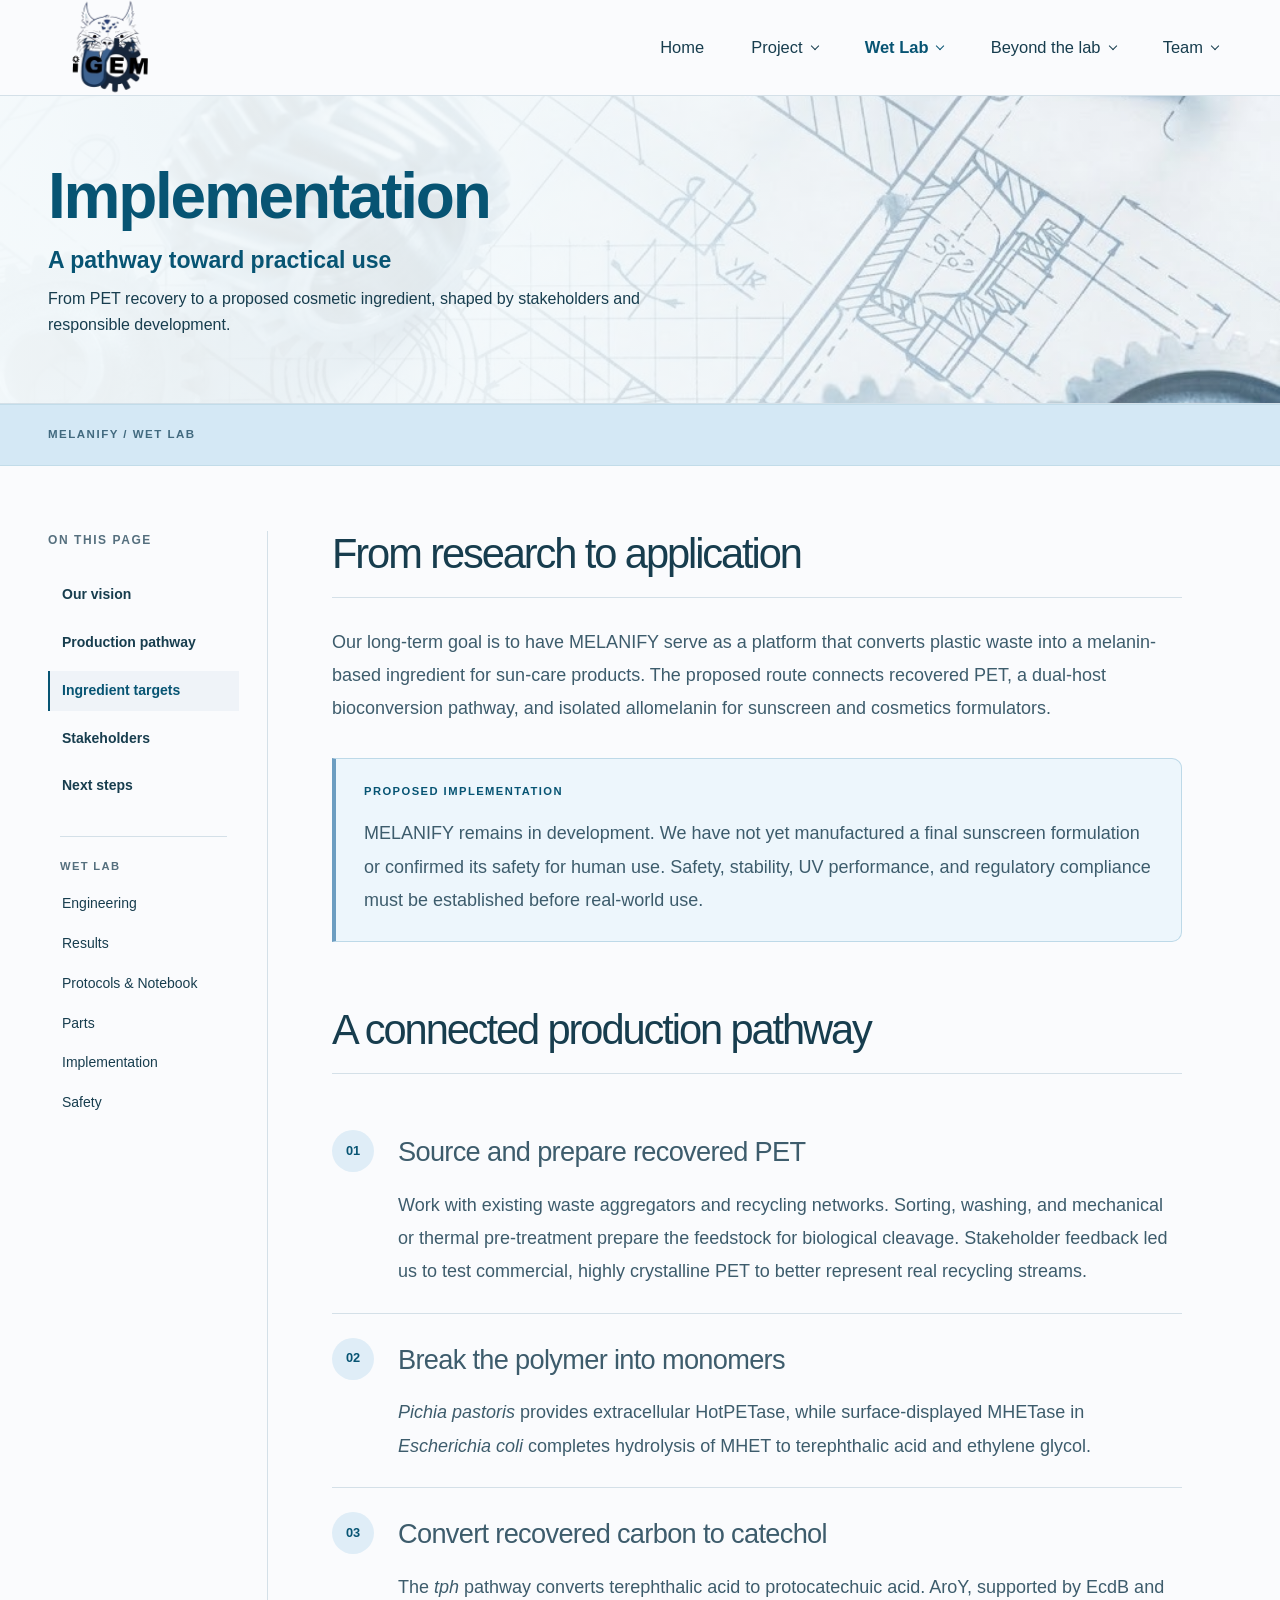
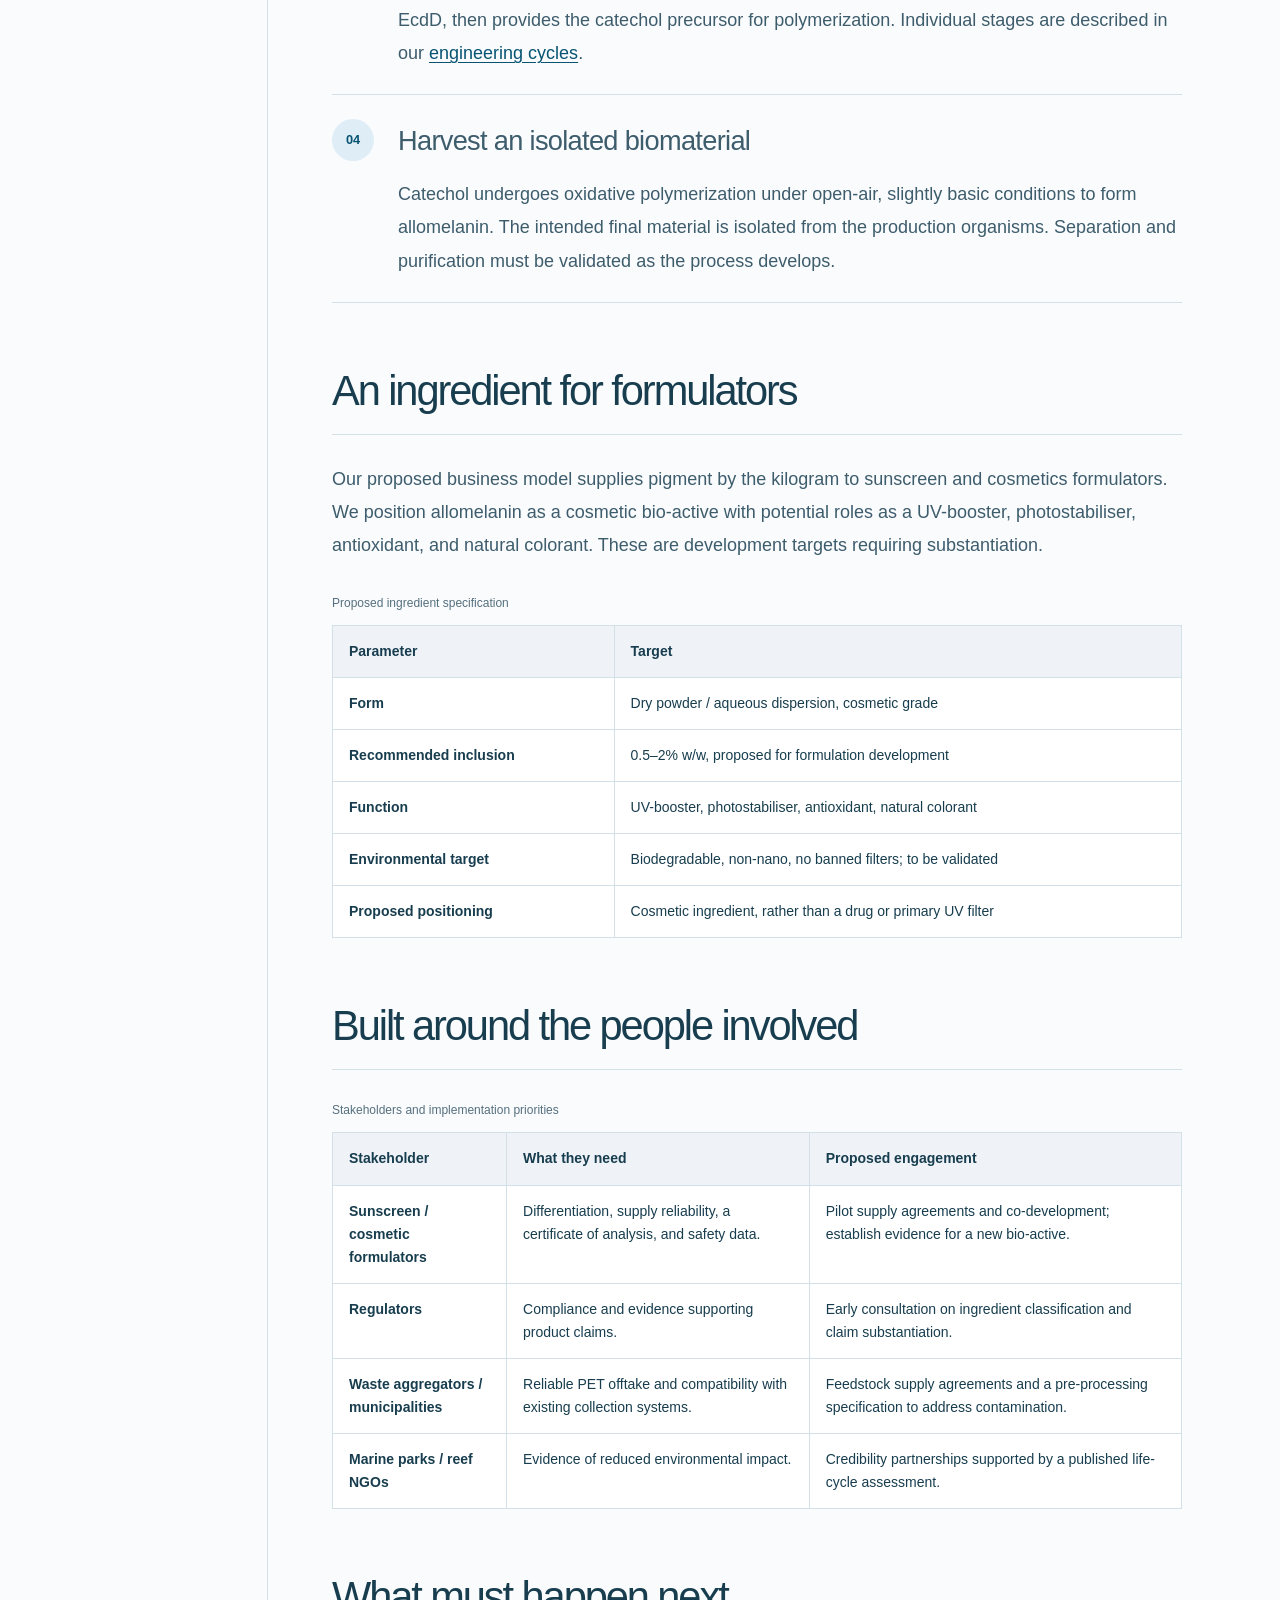
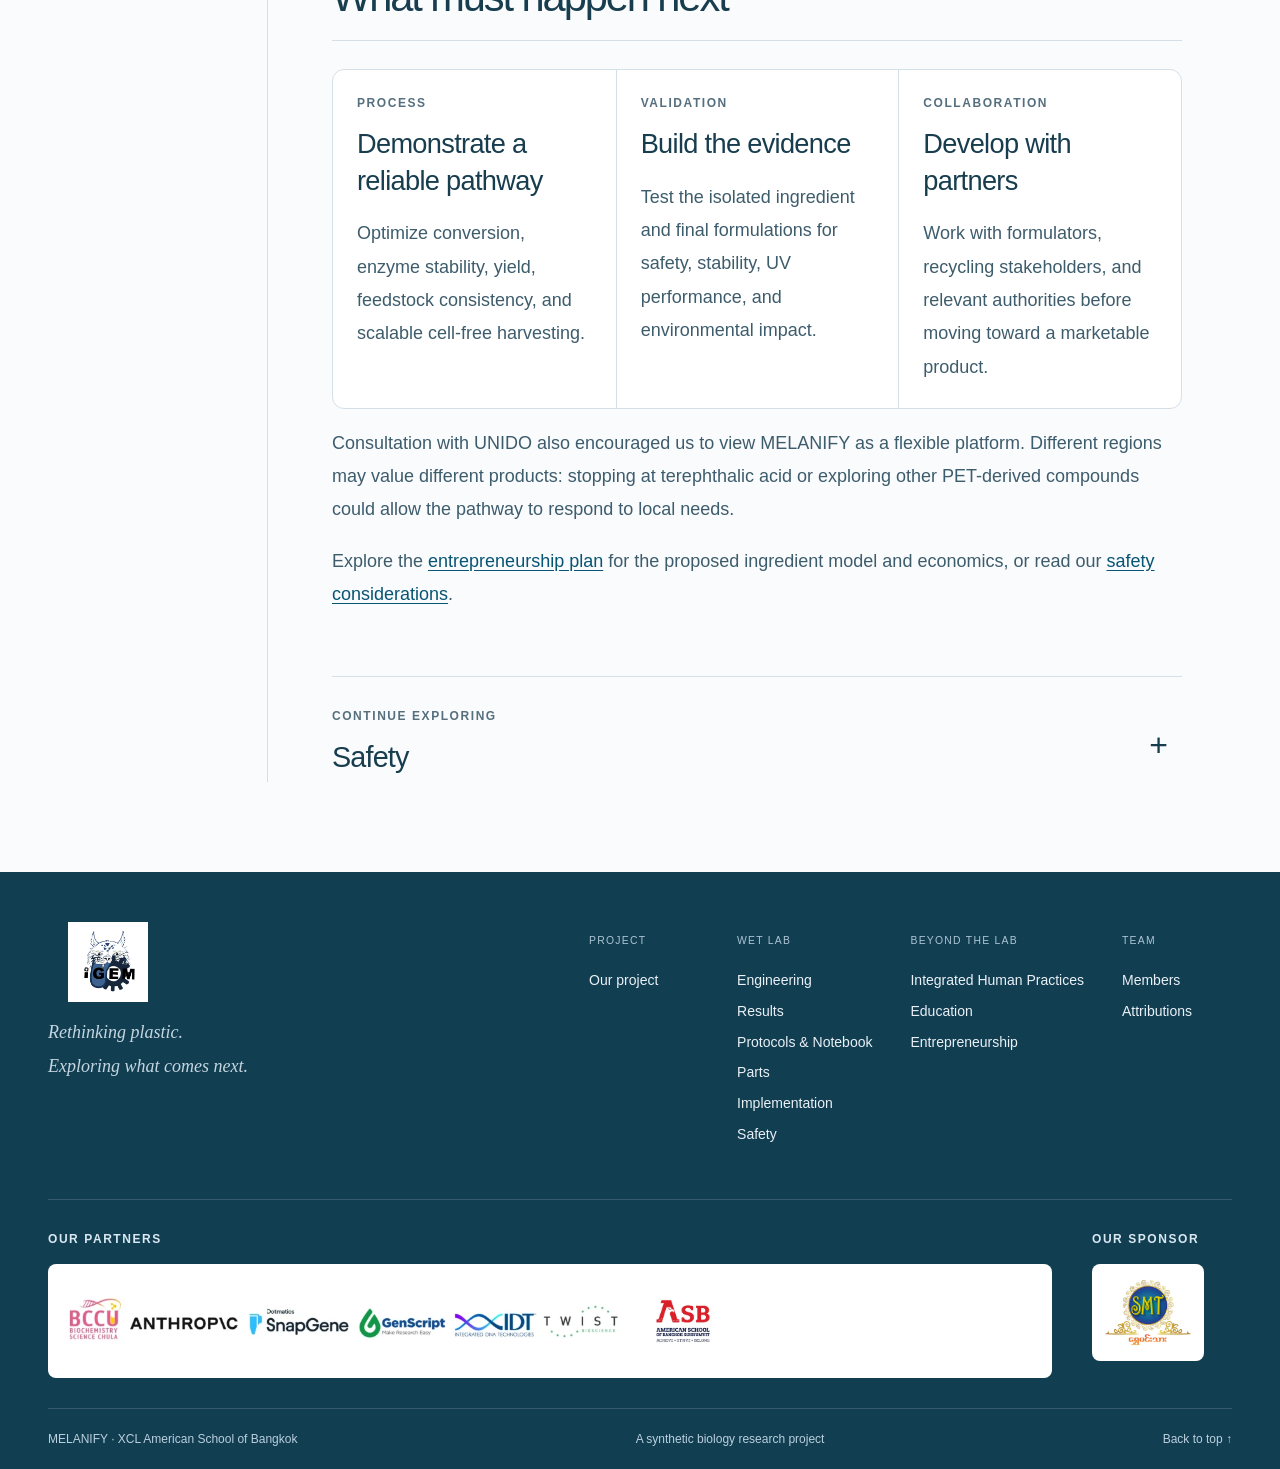
<file: implementation.html>
<!DOCTYPE html>
<html lang="en">
  <head>
    <meta charset="utf-8">
    <meta name="viewport" content="width=device-width, initial-scale=1">
    <meta name="theme-color" content="#075473">
    <meta name="description" content="Our proposed route from PET recovery to an isolated cosmetic ingredient, shaped by recycling stakeholders, formulators, and responsible development.">
    <title>Implementation | MELANIFY</title>
    <link rel="icon" type="image/svg+xml" href="assets/favicon.svg">
    <link rel="stylesheet" href="styles.css">
    <link rel="stylesheet" href="supporting-pages.css">
    <script src="script.js" defer></script>

       <style>
        .brand {
    display: flex;
    align-items: center;
    overflow: visible;
}
.brand-logo {
    width: 200px;
    height: auto;
    object-fit: contain;
}
    </style>
    <link rel="stylesheet" href="banner.css">
  <link rel="stylesheet" href="typography.css">
  <link rel="stylesheet" href="navigation-footer.css">
</head>
  <body data-page="implementation" class="support-page">
    <a class="skip-link" href="#main">Skip to content</a>
    <header class="site-header">
      <div class="header-inner">
        <!-- <a class="brand" href="index.html" aria-label="MELANIFY home"><span class="brand-mark" aria-hidden="true">m</span><span>MELANIFY<span class="brand-period">.</span></span></a> -->
          <a class="brand" href="index.html" aria-label="MELANIFY home">
        <img src="assets/logo-removebg-preview.png" alt="MELANIFY Logo" class="brand-logo" /></a>
        <button class="menu-toggle" type="button" aria-expanded="false" aria-controls="main-nav"><span></span><span></span><span class="sr-only">Toggle navigation</span></button>
        <nav id="main-nav" aria-label="Main navigation">
          <a href="index.html">Home</a>
          <details class="nav-group"><summary>Project<span class="chevron" aria-hidden="true"></span></summary><div class="nav-dropdown">
            <a href="description.html">Description: Problem Breakdown</a>
          </div></details>
          <details class="nav-group"><summary class="current">Wet Lab<span class="chevron" aria-hidden="true"></span></summary><div class="nav-dropdown">
            <a href="engineering.html">Engineering</a>
            <a href="results.html">Results</a>
            <a href="protocols.html">Protocols &amp; Notebook</a>
            <a href="parts.html">Parts</a>
            <a href="implementation.html" aria-current="page">Implementation</a>
            <a href="safety.html">Safety</a>
          </div></details>
          <details class="nav-group"><summary>Beyond the lab<span class="chevron" aria-hidden="true"></span></summary><div class="nav-dropdown">
            <a href="human-practices.html">Integrated Human Practices</a>
            <a href="education.html">Education</a>

          </div></details>
          <details class="nav-group"><summary>Team<span class="chevron" aria-hidden="true"></span></summary><div class="nav-dropdown">
            <a href="members.html">Members</a>
            <a href="attributions.html">Attributions</a>
          </div></details>
        </nav>
      </div>
      <div class="reading-progress" aria-hidden="true"></div>
    </header>

    <section class="page-banner" id="top" aria-labelledby="page-title">
    <img src="images/banner.jpeg" alt="" width="1024" height="589" decoding="async" fetchpriority="high">
    <div class="page-banner-content wrap">
      <div class="page-banner-copy">
        <h1 id="page-title">Implementation</h1>
        <p class="page-banner-subtitle">A pathway toward practical use</p>
        <p class="page-banner-description">From PET recovery to a proposed cosmetic ingredient, shaped by stakeholders and responsible development.</p>
      </div>
    </div>
  </section>
    <main id="main">
      <!-- <section class="chapter-hero support-hero" id="top">
        <div class="wrap">
          <div class="breadcrumb"><a href="index.html">Home</a><span>/</span>Wet Lab<span>/</span>Implementation</div>
          <div class="eyebrow">Implementation</div>
          <h1>A pathway toward<br>practical use.</h1>
          <p>Our proposed route from PET recovery to an isolated cosmetic ingredient, shaped by recycling stakeholders, formulators, and responsible development.</p>
        </div>
      </section> -->
      <div class="support-divider" aria-hidden="true"><span>MELANIFY / WET LAB</span></div>
      <div class="article-layout wrap">
        <aside class="article-sidebar">
          <div class="toc-sticky">
            <span class="small-label">ON THIS PAGE</span>
            <nav class="toc" aria-label="Page contents">
              <a class="toc-primary" href="#vision">Our vision</a>
              <a class="toc-primary" href="#production">Production pathway</a>
              <a class="toc-primary" href="#ingredient">Ingredient targets</a>
              <a class="toc-primary" href="#stakeholders">Stakeholders</a>
              <a class="toc-primary" href="#next-steps">Next steps</a>
              <span class="support-nav-label">WET LAB</span>
              <a href="engineering.html">Engineering</a>
              <a href="results.html">Results</a>
              <a href="protocols.html">Protocols &amp; Notebook</a>
              <a href="parts.html">Parts</a>
              <a href="implementation.html">Implementation</a>
              <a href="safety.html">Safety</a>
            </nav>
          </div>
        </aside>
        <article class="article-content" id="chapter-content">
          <h2 id="vision">From research to application</h2>
          <p>Our long-term goal is to have MELANIFY serve as a platform that converts plastic waste into a melanin-based ingredient for sun-care products. The proposed route connects recovered PET, a dual-host bioconversion pathway, and isolated allomelanin for sunscreen and cosmetics formulators.</p>
          <div class="support-callout"><span class="eyebrow">PROPOSED IMPLEMENTATION</span><p>MELANIFY remains in development. We have not yet manufactured a final sunscreen formulation or confirmed its safety for human use. Safety, stability, UV performance, and regulatory compliance must be established before real-world use.</p></div>
          <h2 id="production">A connected production pathway</h2>
          <ol class="support-process">
            <li><span class="process-index">01</span><div><h3>Source and prepare recovered PET</h3><p>Work with existing waste aggregators and recycling networks. Sorting, washing, and mechanical or thermal pre-treatment prepare the feedstock for biological cleavage. Stakeholder feedback led us to test commercial, highly crystalline PET to better represent real recycling streams.</p></div></li>
            <li><span class="process-index">02</span><div><h3>Break the polymer into monomers</h3><p><i>Pichia pastoris</i> provides extracellular HotPETase, while surface-displayed MHETase in <i>Escherichia coli</i> completes hydrolysis of MHET to terephthalic acid and ethylene glycol.</p></div></li>
            <li><span class="process-index">03</span><div><h3>Convert recovered carbon to catechol</h3><p>The <i>tph</i> pathway converts terephthalic acid to protocatechuic acid. AroY, supported by EcdB and EcdD, then provides the catechol precursor for polymerization. Individual stages are described in our <a href="engineering.html">engineering cycles</a>.</p></div></li>
            <li><span class="process-index">04</span><div><h3>Harvest an isolated biomaterial</h3><p>Catechol undergoes oxidative polymerization under open-air, slightly basic conditions to form allomelanin. The intended final material is isolated from the production organisms. Separation and purification must be validated as the process develops.</p></div></li>
          </ol>
          <h2 id="ingredient">An ingredient for formulators</h2>
          <p>Our proposed business model supplies pigment by the kilogram to sunscreen and cosmetics formulators. We position allomelanin as a cosmetic bio-active with potential roles as a UV-booster, photostabiliser, antioxidant, and natural colorant. These are development targets requiring substantiation.</p>
          <div class="table-wrap"><table><caption>Proposed ingredient specification</caption><thead><tr><th scope="col">Parameter</th><th scope="col">Target</th></tr></thead><tbody>
            <tr><th scope="row">Form</th><td>Dry powder / aqueous dispersion, cosmetic grade</td></tr>
            <tr><th scope="row">Recommended inclusion</th><td>0.5–2% w/w, proposed for formulation development</td></tr>
            <tr><th scope="row">Function</th><td>UV-booster, photostabiliser, antioxidant, natural colorant</td></tr>
            <tr><th scope="row">Environmental target</th><td>Biodegradable, non-nano, no banned filters; to be validated</td></tr>
            <tr><th scope="row">Proposed positioning</th><td>Cosmetic ingredient, rather than a drug or primary UV filter</td></tr>
          </tbody></table></div>
          <h2 id="stakeholders">Built around the people involved</h2>
          <div class="table-wrap"><table><caption>Stakeholders and implementation priorities</caption><thead><tr><th scope="col">Stakeholder</th><th scope="col">What they need</th><th scope="col">Proposed engagement</th></tr></thead><tbody>
            <tr><th scope="row">Sunscreen / cosmetic formulators</th><td>Differentiation, supply reliability, a certificate of analysis, and safety data.</td><td>Pilot supply agreements and co-development; establish evidence for a new bio-active.</td></tr>
            <tr><th scope="row">Regulators</th><td>Compliance and evidence supporting product claims.</td><td>Early consultation on ingredient classification and claim substantiation.</td></tr>
            <tr><th scope="row">Waste aggregators / municipalities</th><td>Reliable PET offtake and compatibility with existing collection systems.</td><td>Feedstock supply agreements and a pre-processing specification to address contamination.</td></tr>
            <tr><th scope="row">Marine parks / reef NGOs</th><td>Evidence of reduced environmental impact.</td><td>Credibility partnerships supported by a published life-cycle assessment.</td></tr>
          </tbody></table></div>
          <h2 id="next-steps">What must happen next</h2>
          <div class="support-milestones">
            <div><span class="small-label">PROCESS</span><h3>Demonstrate a reliable pathway</h3><p>Optimize conversion, enzyme stability, yield, feedstock consistency, and scalable cell-free harvesting.</p></div>
            <div><span class="small-label">VALIDATION</span><h3>Build the evidence</h3><p>Test the isolated ingredient and final formulations for safety, stability, UV performance, and environmental impact.</p></div>
            <div><span class="small-label">COLLABORATION</span><h3>Develop with partners</h3><p>Work with formulators, recycling stakeholders, and relevant authorities before moving toward a marketable product.</p></div>
          </div>
          <p>Consultation with UNIDO also encouraged us to view MELANIFY as a flexible platform. Different regions may value different products: stopping at terephthalic acid or exploring other PET-derived compounds could allow the pathway to respond to local needs.</p>
          <p>Explore the <a href="entrepreneurship.html">entrepreneurship plan</a> for the proposed ingredient model and economics, or read our <a href="safety.html#real-world">safety considerations</a>.</p>
          <a class="next-chapter" href="safety.html"><span><span class="small-label">CONTINUE EXPLORING</span><strong>Safety</strong></span><span class="next-plus" aria-hidden="true">+</span></a>
        </article>
      </div>
    </main>
    <footer class="site-footer">
    <div class="footer-top">

    <div><a class="brand" href="index.html" aria-label="MELANIFY home">
    <img src="images/logo2.jpeg" alt="MELANIFY Logo" style="width: 80px; height: auto; object-fit: contain;"></a>
        <p>Rethinking plastic.<br>Exploring what comes next.</p>
      </div>
      <nav class="footer-links" aria-label="Footer navigation">
        <div><span>PROJECT</span><a href="description.html">Our project</a></div>
        <div><span>WET LAB</span><a href="engineering.html">Engineering</a><a href="results.html">Results</a><a
            href="protocols.html">Protocols &amp; Notebook</a><a href="parts.html">Parts</a><a
            href="implementation.html">Implementation</a><a href="safety.html">Safety</a></div>
        <div><span>BEYOND THE LAB</span><a href="human-practices.html">Integrated Human Practices</a><a
            href="education.html">Education</a><a href="entrepreneurship.html">Entrepreneurship</a></div>
        <div><span>TEAM</span><a href="members.html">Members</a><a href="attributions.html">Attributions</a></div>
      </nav>
    </div>
    <div class="footer-sponsor-row">
      <div class="footer-partners">
        <h2 class="eyebrow">OUR PARTNERS</h2>
        <div class="footer-partner-logos">
          <img class="partner-strip" src="assets/client-partners.webp" alt="BCCU Biochemistry Science Chula, Anthropic, SnapGene, GenScript, IDT, and Twist Bioscience" width="882" height="73" loading="lazy">
          <img class="school-logo" src="assets/client-asb.webp" alt="American School of Bangkok Sukhumvit" width="447" height="447" loading="lazy">
        </div>
      </div>
      <div class="sponsor-group">
        <h2 class="eyebrow">OUR SPONSOR</h2>
        <img src="assets/client-smt.webp" alt="SMT sponsor logo" width="1280" height="1080" loading="lazy">
      </div>
    </div>
    <div class="footer-bottom"><span>MELANIFY · XCL American School of Bangkok</span><span>A synthetic biology research
        project</span><a href="#top">Back to top ↑</a></div>
  </footer>
  </body>
</html>
</file>
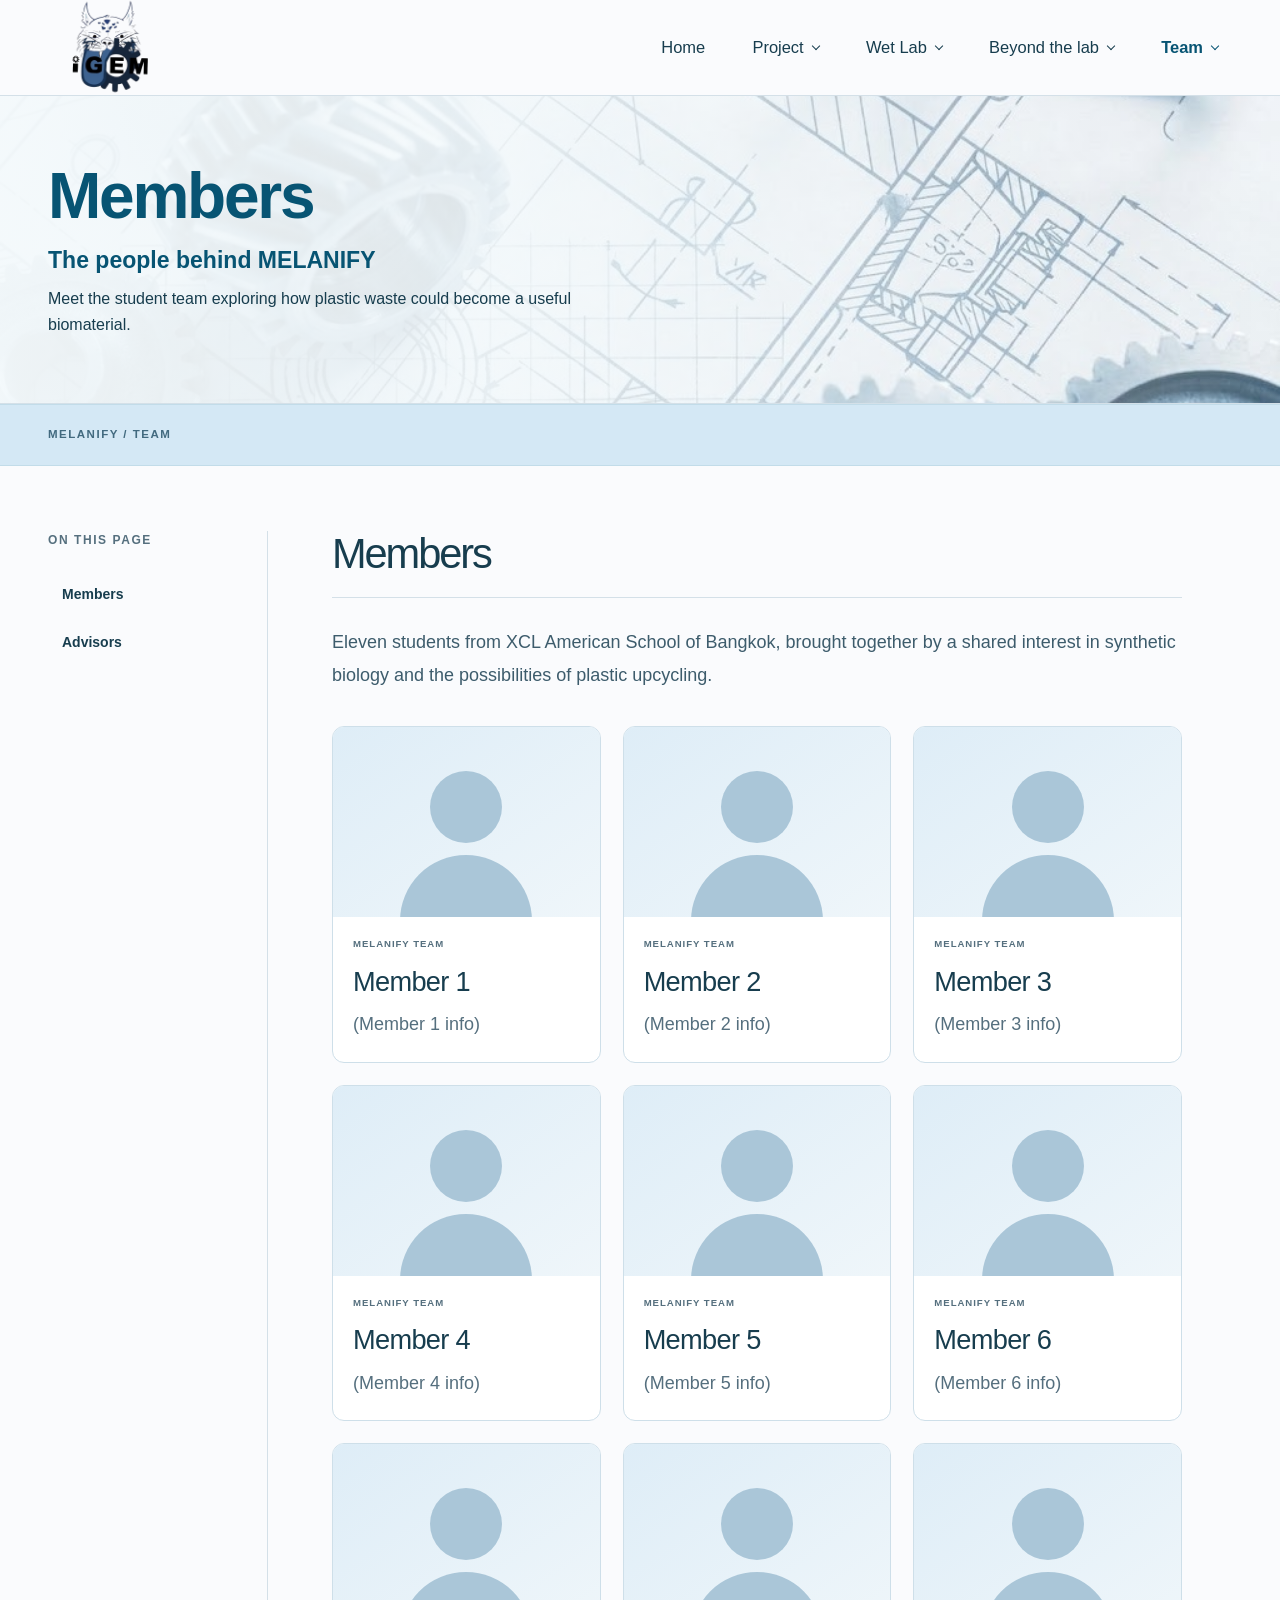
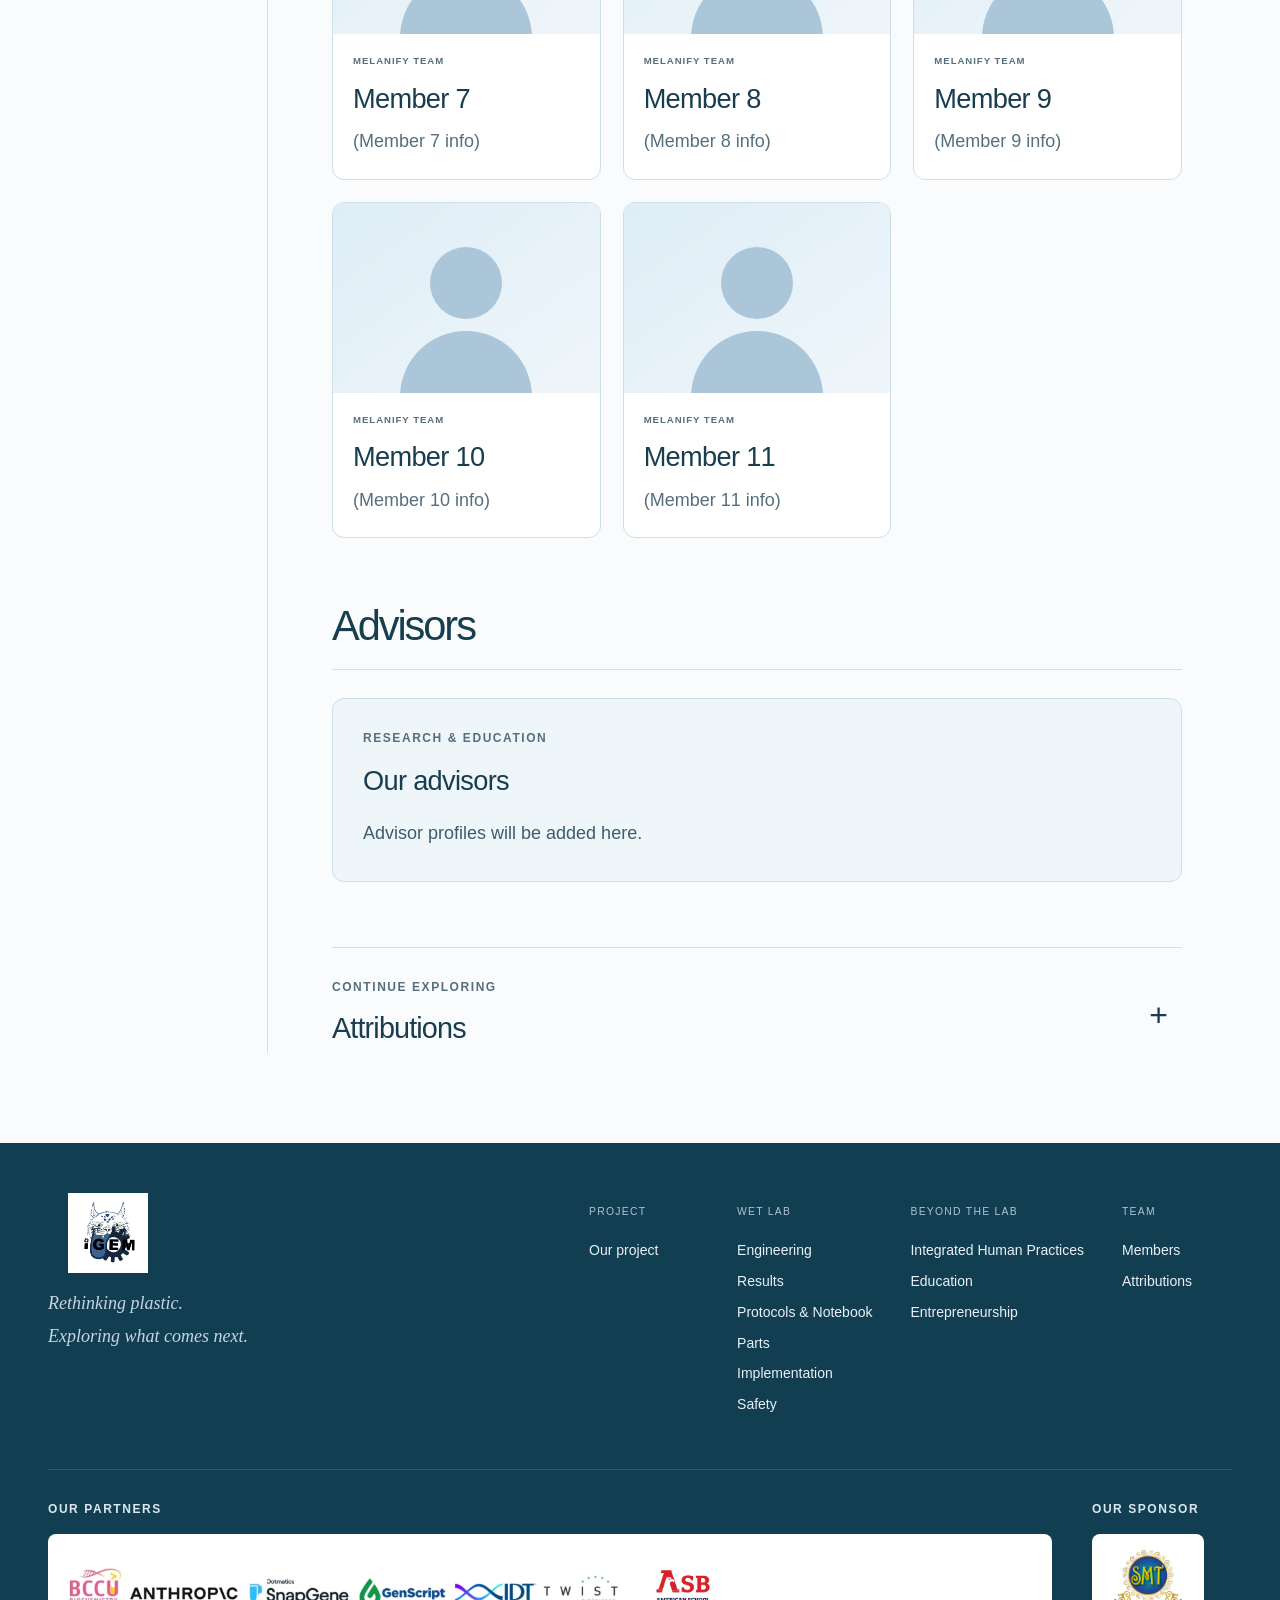
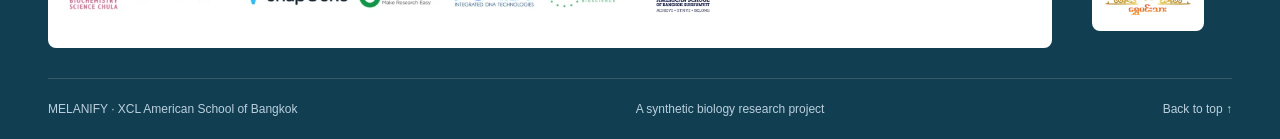
<file: members.html>
<!DOCTYPE html>
<html lang="en">
  <head>
    <meta charset="utf-8">
    <meta name="viewport" content="width=device-width, initial-scale=1">
    <meta name="theme-color" content="#075473">
    <meta name="description" content="Meet the student team exploring how plastic waste could become a useful biomaterial.">
    <title>Members | MELANIFY</title>
    <link rel="icon" type="image/svg+xml" href="assets/favicon.svg">
    <link rel="stylesheet" href="styles.css">
    <link rel="stylesheet" href="supporting-pages.css">

       <style>
        .brand {
    display: flex;
    align-items: center;
    overflow: visible;
}
.brand-logo {
    width: 200px;
    height: auto;
    object-fit: contain;
}
    </style>
    <script src="script.js" defer></script>
    <link rel="stylesheet" href="banner.css">
  <link rel="stylesheet" href="typography.css">
  <link rel="stylesheet" href="navigation-footer.css">
</head>
  <body data-page="members" class="support-page">
    <a class="skip-link" href="#main">Skip to content</a>
    <header class="site-header">
      <div class="header-inner">
        <!-- <a class="brand" href="index.html" aria-label="MELANIFY home"><span class="brand-mark" aria-hidden="true">m</span><span>MELANIFY<span class="brand-period">.</span></span></a> -->
          <a class="brand" href="index.html" aria-label="MELANIFY home">
        <img src="assets/logo-removebg-preview.png" alt="MELANIFY Logo" class="brand-logo" /></a>
        <button class="menu-toggle" type="button" aria-expanded="false" aria-controls="main-nav"><span></span><span></span><span class="sr-only">Toggle navigation</span></button>
        <nav id="main-nav" aria-label="Main navigation">
          <a href="index.html">Home</a>
          <details class="nav-group"><summary>Project<span class="chevron" aria-hidden="true"></span></summary><div class="nav-dropdown">
            <a href="description.html">Description: Problem Breakdown</a>
          </div></details>
          <details class="nav-group"><summary>Wet Lab<span class="chevron" aria-hidden="true"></span></summary><div class="nav-dropdown">
            <a href="engineering.html">Engineering</a>
            <a href="results.html">Results</a>
            <a href="protocols.html">Protocols &amp; Notebook</a>
            <a href="parts.html">Parts</a>
            <!-- <a href="implementation.html">Implementation</a> -->
            <a href="safety.html">Safety</a>
          </div></details>
          <details class="nav-group"><summary>Beyond the lab<span class="chevron" aria-hidden="true"></span></summary><div class="nav-dropdown">
            <a href="human-practices.html">Integrated Human Practices</a>
            <a href="education.html">Education</a>
            <a href="entrepreneurship.html">Entrepreneurship</a>
          </div></details>
          <details class="nav-group"><summary class="current">Team<span class="chevron" aria-hidden="true"></span></summary><div class="nav-dropdown">
            <a href="members.html" aria-current="page">Members</a>
            <a href="attributions.html">Attributions</a>
          </div></details>
        </nav>
      </div>
      <div class="reading-progress" aria-hidden="true"></div>
    </header>

    <section class="page-banner" id="top" aria-labelledby="page-title">
    <img src="images/banner.jpeg" alt="" width="1024" height="589" decoding="async" fetchpriority="high">
    <div class="page-banner-content wrap">
      <div class="page-banner-copy">
        <h1 id="page-title">Members</h1>
        <p class="page-banner-subtitle">The people behind MELANIFY</p>
        <p class="page-banner-description">Meet the student team exploring how plastic waste could become a useful biomaterial.</p>
      </div>
    </div>
  </section>
    <main id="main">
      <!-- <section class="chapter-hero support-hero" id="top">
        <div class="wrap">
          <div class="breadcrumb"><a href="index.html">Home</a><span>/</span>Team<span>/</span>Members</div>
          <div class="eyebrow">Members</div>
          <h1>The people behind<br>MELANIFY.</h1>
          <p>Meet the student team exploring how plastic waste could become a useful biomaterial.</p>
        </div>
      </section> -->
      <div class="support-divider" aria-hidden="true"><span>MELANIFY / TEAM</span></div>
      <div class="article-layout wrap">
        <aside class="article-sidebar">
          <div class="toc-sticky">
            <span class="small-label">ON THIS PAGE</span>
            <nav class="toc" aria-label="Page contents">
              <a class="toc-primary" href="#members">Members</a>
              <a class="toc-primary" href="#advisors">Advisors</a>
            </nav>
          </div>
        </aside>
        <article class="article-content" id="chapter-content">
          <h2 id="members">Members</h2>
          <p>Eleven students from XCL American School of Bangkok, brought together by a shared interest in synthetic biology and the possibilities of plastic upcycling.</p>
          <!-- The client brief supplies eleven placeholder profiles. No names or portraits have been invented. -->
          <div class="members-grid">
            <!-- Replace this member card with the supplied name, biography, and portrait. -->
            <section class="member-card"><div class="member-portrait" aria-hidden="true"><span></span></div><div class="member-copy"><span class="small-label">MELANIFY TEAM</span><h3>Member 1</h3><p>(Member 1 info)</p></div></section>
            <!-- Replace this member card with the supplied name, biography, and portrait. -->
            <section class="member-card"><div class="member-portrait" aria-hidden="true"><span></span></div><div class="member-copy"><span class="small-label">MELANIFY TEAM</span><h3>Member 2</h3><p>(Member 2 info)</p></div></section>
            <!-- Replace this member card with the supplied name, biography, and portrait. -->
            <section class="member-card"><div class="member-portrait" aria-hidden="true"><span></span></div><div class="member-copy"><span class="small-label">MELANIFY TEAM</span><h3>Member 3</h3><p>(Member 3 info)</p></div></section>
            <!-- Replace this member card with the supplied name, biography, and portrait. -->
            <section class="member-card"><div class="member-portrait" aria-hidden="true"><span></span></div><div class="member-copy"><span class="small-label">MELANIFY TEAM</span><h3>Member 4</h3><p>(Member 4 info)</p></div></section>
            <!-- Replace this member card with the supplied name, biography, and portrait. -->
            <section class="member-card"><div class="member-portrait" aria-hidden="true"><span></span></div><div class="member-copy"><span class="small-label">MELANIFY TEAM</span><h3>Member 5</h3><p>(Member 5 info)</p></div></section>
            <!-- Replace this member card with the supplied name, biography, and portrait. -->
            <section class="member-card"><div class="member-portrait" aria-hidden="true"><span></span></div><div class="member-copy"><span class="small-label">MELANIFY TEAM</span><h3>Member 6</h3><p>(Member 6 info)</p></div></section>
            <!-- Replace this member card with the supplied name, biography, and portrait. -->
            <section class="member-card"><div class="member-portrait" aria-hidden="true"><span></span></div><div class="member-copy"><span class="small-label">MELANIFY TEAM</span><h3>Member 7</h3><p>(Member 7 info)</p></div></section>
            <!-- Replace this member card with the supplied name, biography, and portrait. -->
            <section class="member-card"><div class="member-portrait" aria-hidden="true"><span></span></div><div class="member-copy"><span class="small-label">MELANIFY TEAM</span><h3>Member 8</h3><p>(Member 8 info)</p></div></section>
            <!-- Replace this member card with the supplied name, biography, and portrait. -->
            <section class="member-card"><div class="member-portrait" aria-hidden="true"><span></span></div><div class="member-copy"><span class="small-label">MELANIFY TEAM</span><h3>Member 9</h3><p>(Member 9 info)</p></div></section>
            <!-- Replace this member card with the supplied name, biography, and portrait. -->
            <section class="member-card"><div class="member-portrait" aria-hidden="true"><span></span></div><div class="member-copy"><span class="small-label">MELANIFY TEAM</span><h3>Member 10</h3><p>(Member 10 info)</p></div></section>
            <!-- Replace this member card with the supplied name, biography, and portrait. -->
            <section class="member-card"><div class="member-portrait" aria-hidden="true"><span></span></div><div class="member-copy"><span class="small-label">MELANIFY TEAM</span><h3>Member 11</h3><p>(Member 11 info)</p></div></section>
          </div>
          <h2 id="advisors">Advisors</h2>
          <!-- Replace the two profile placeholders below when advisor details are supplied. -->
          <div class="advisor-placeholder"><span class="small-label">RESEARCH &amp; EDUCATION</span><h3>Our advisors</h3><p>Advisor profiles will be added here.</p></div>
          <a class="next-chapter" href="attributions.html"><span><span class="small-label">CONTINUE EXPLORING</span><strong>Attributions</strong></span><span class="next-plus" aria-hidden="true">+</span></a>
        </article>
      </div>
    </main>
   <footer class="site-footer">
    <div class="footer-top">
    
    <div><a class="brand" href="index.html" aria-label="MELANIFY home">
    <img src="images/logo2.jpeg" alt="MELANIFY Logo" style="width: 80px; height: auto; object-fit: contain;"></a>
        <p>Rethinking plastic.<br>Exploring what comes next.</p>
      </div>
      <nav class="footer-links" aria-label="Footer navigation">
        <div><span>PROJECT</span><a href="description.html">Our project</a></div>
        <div><span>WET LAB</span><a href="engineering.html">Engineering</a><a href="results.html">Results</a><a
            href="protocols.html">Protocols &amp; Notebook</a><a href="parts.html">Parts</a><a
            href="implementation.html">Implementation</a><a href="safety.html">Safety</a></div>
        <div><span>BEYOND THE LAB</span><a href="human-practices.html">Integrated Human Practices</a><a
            href="education.html">Education</a><a href="entrepreneurship.html">Entrepreneurship</a></div>
        <div><span>TEAM</span><a href="members.html">Members</a><a href="attributions.html">Attributions</a></div>
      </nav>
    </div>
    <div class="footer-sponsor-row">
      <div class="footer-partners">
        <h2 class="eyebrow">OUR PARTNERS</h2>
        <div class="footer-partner-logos">
          <img class="partner-strip" src="assets/client-partners.webp" alt="BCCU Biochemistry Science Chula, Anthropic, SnapGene, GenScript, IDT, and Twist Bioscience" width="882" height="73" loading="lazy">
          <img class="school-logo" src="assets/client-asb.webp" alt="American School of Bangkok Sukhumvit" width="447" height="447" loading="lazy">
        </div>
      </div>
      <div class="sponsor-group">
        <h2 class="eyebrow">OUR SPONSOR</h2>
        <img src="assets/client-smt.webp" alt="SMT sponsor logo" width="1280" height="1080" loading="lazy">
      </div>
    </div>
    <div class="footer-bottom"><span>MELANIFY · XCL American School of Bangkok</span><span>A synthetic biology research
        project</span><a href="#top">Back to top ↑</a></div>
  </footer>
  </body>
</html>
</file>
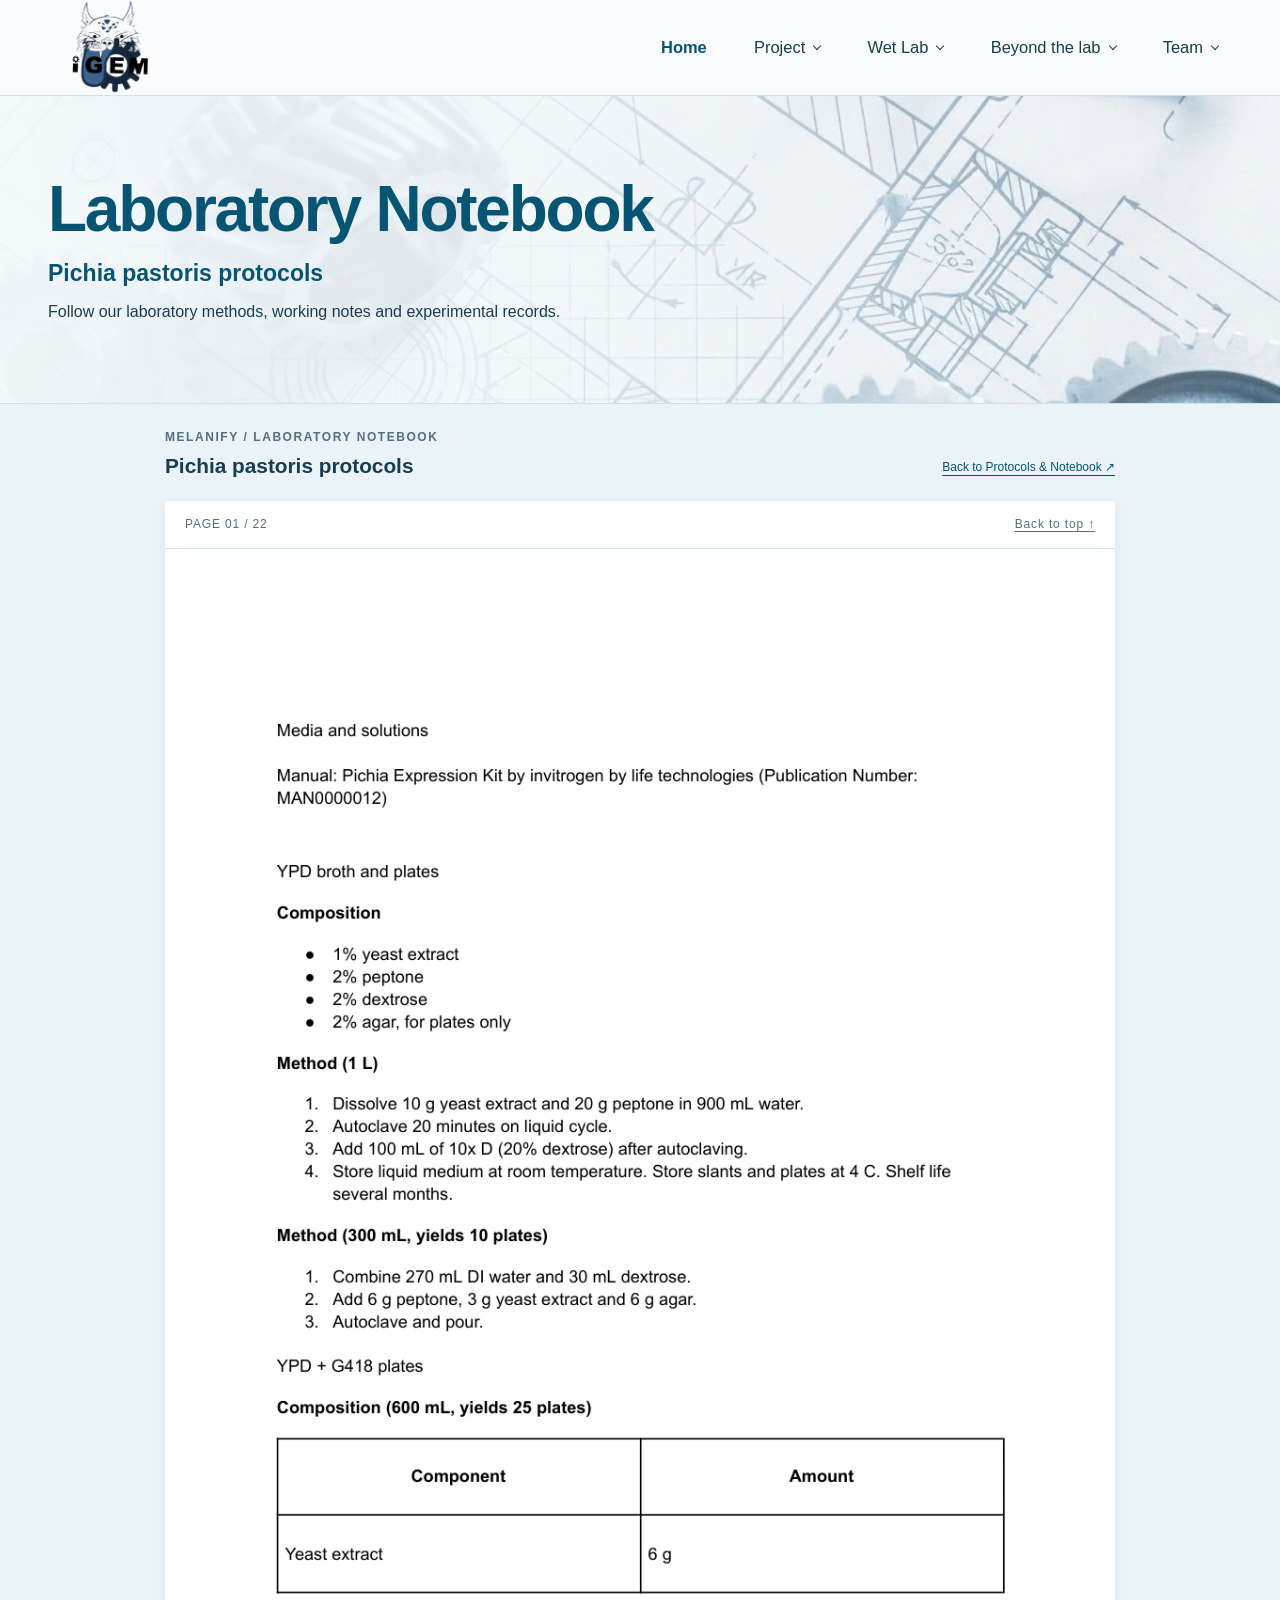
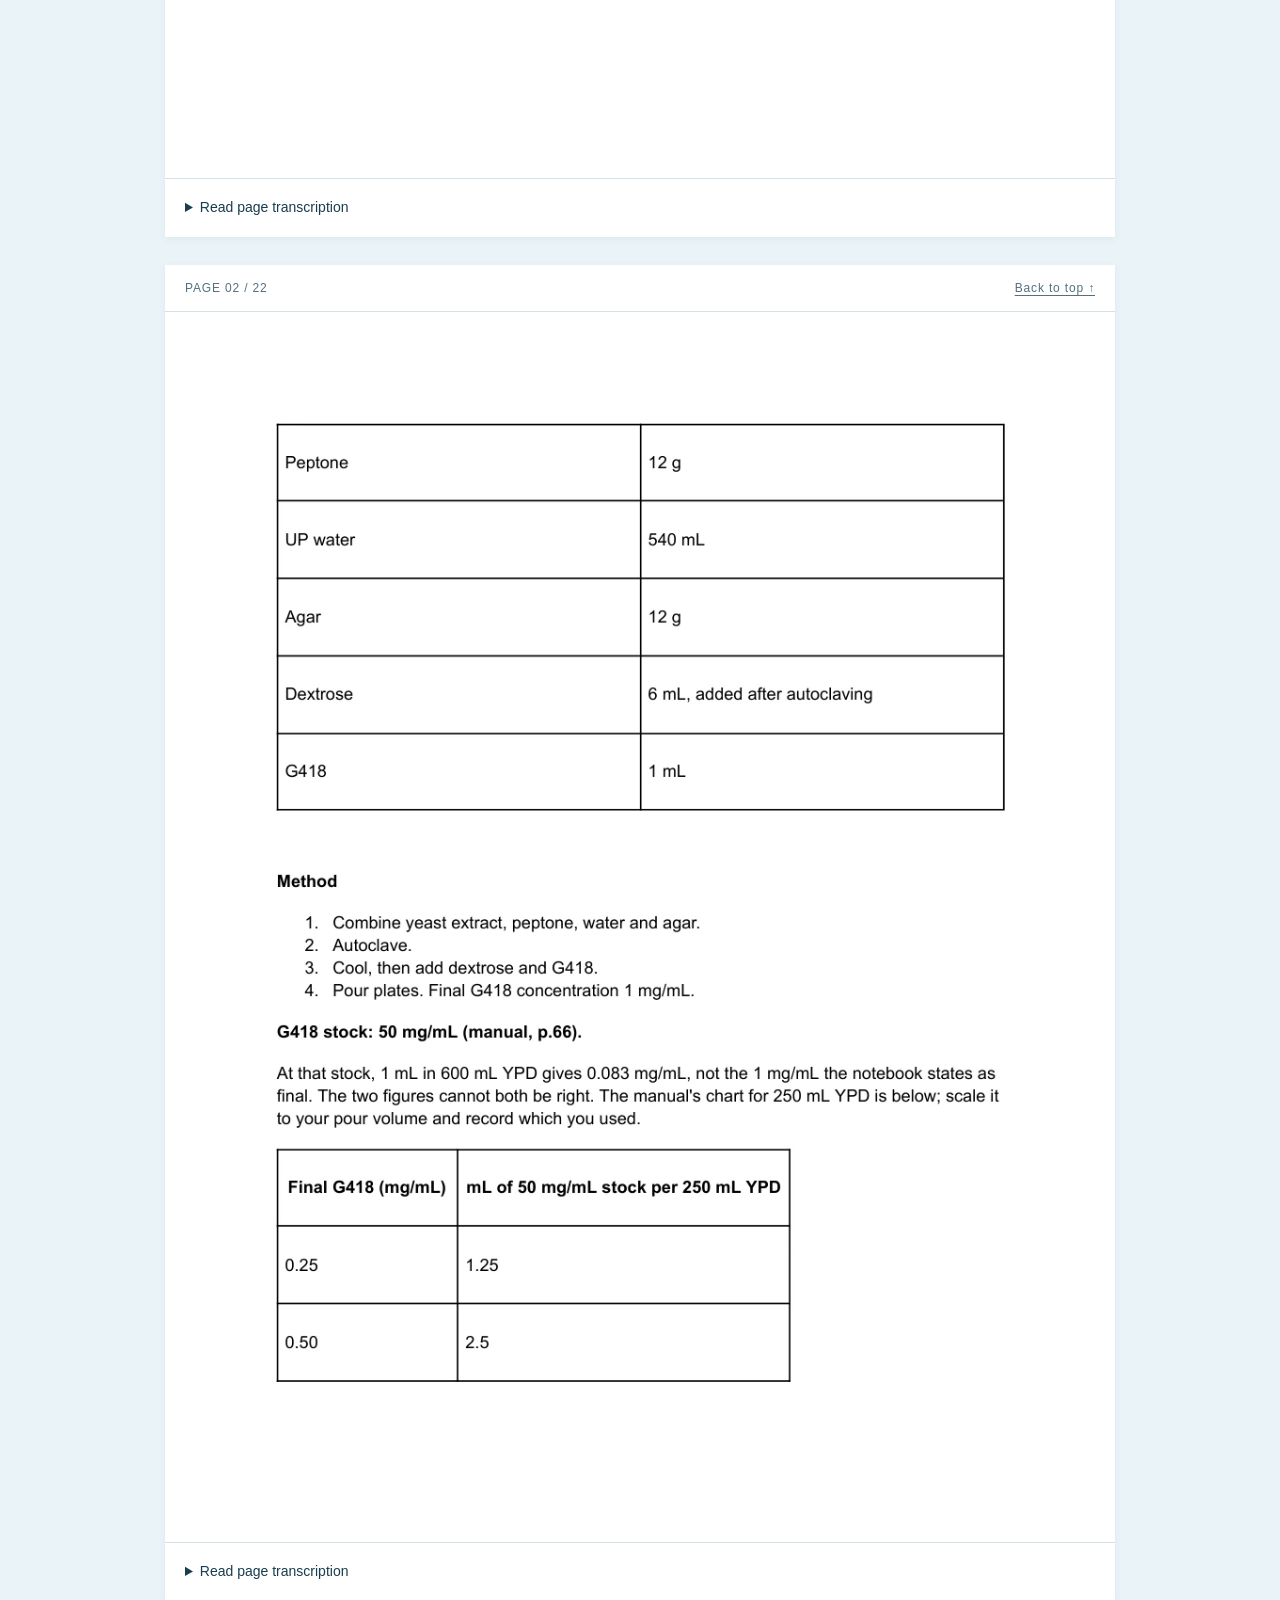
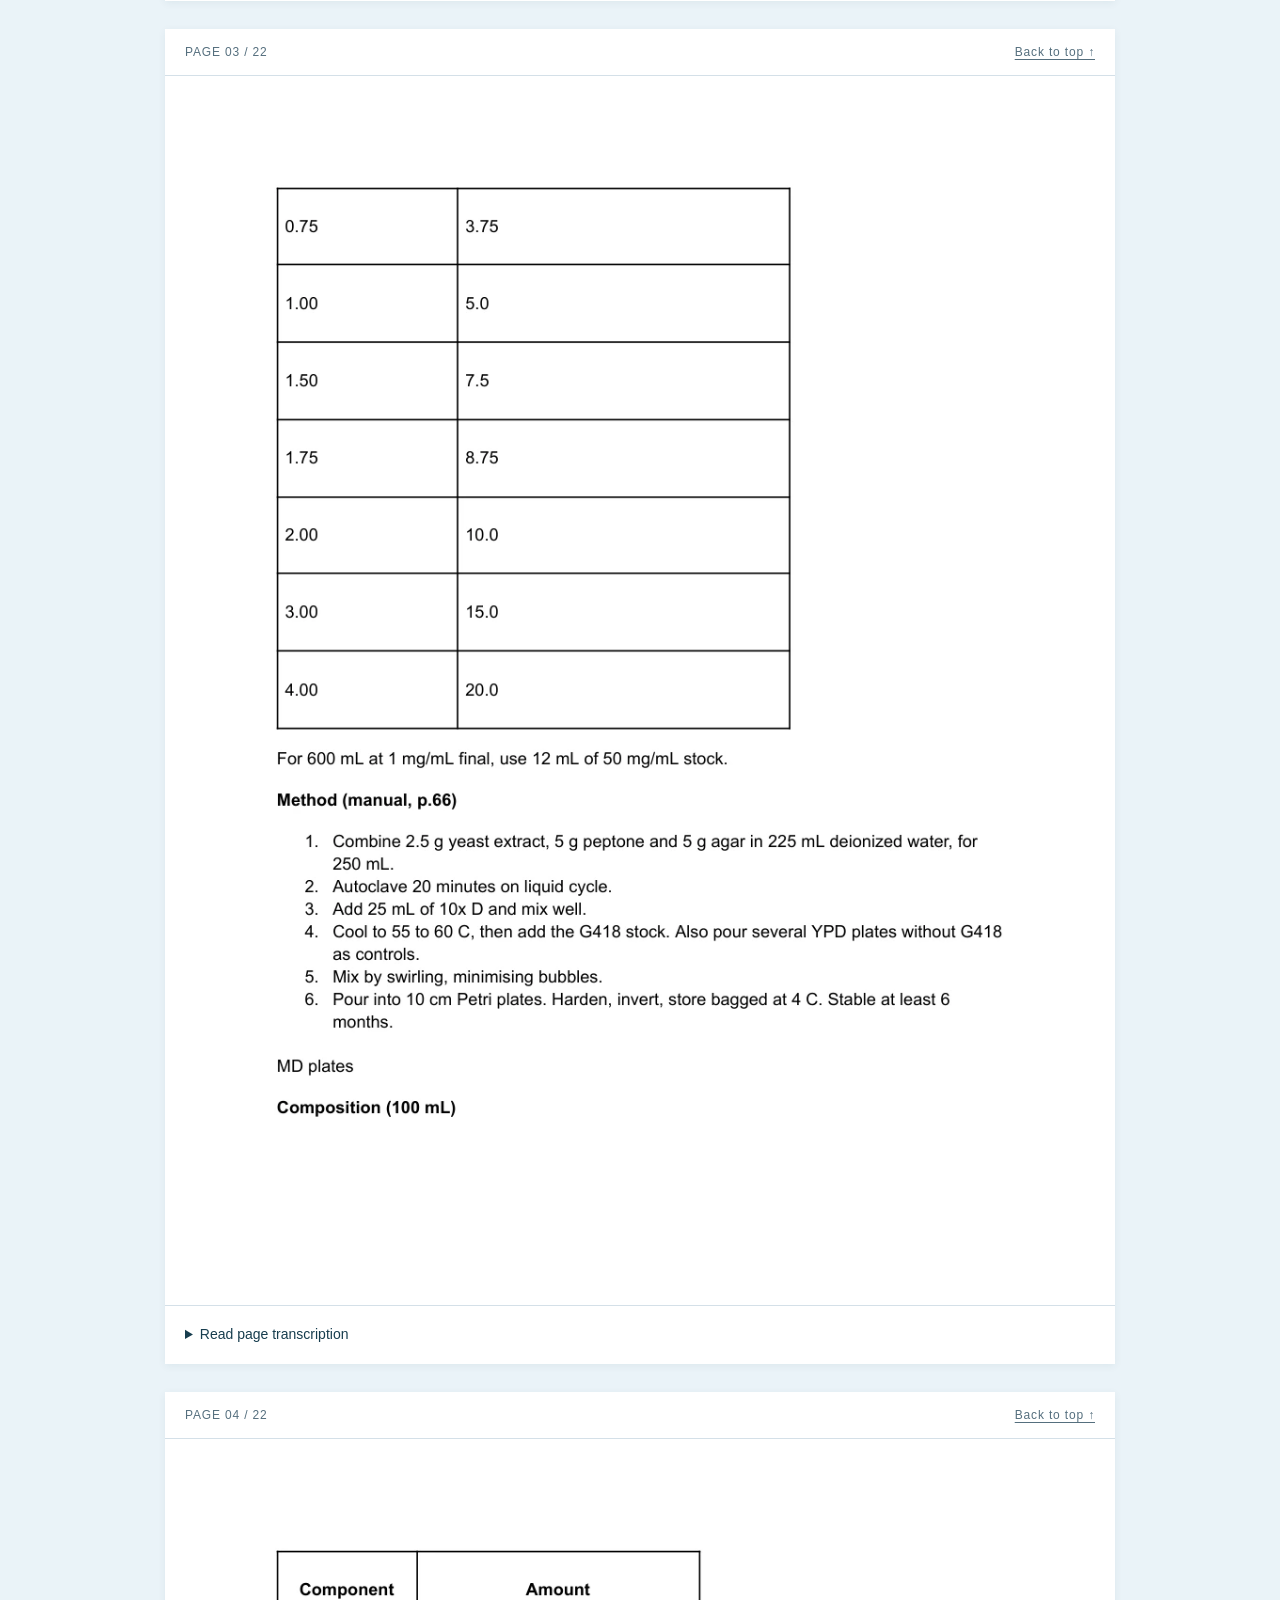
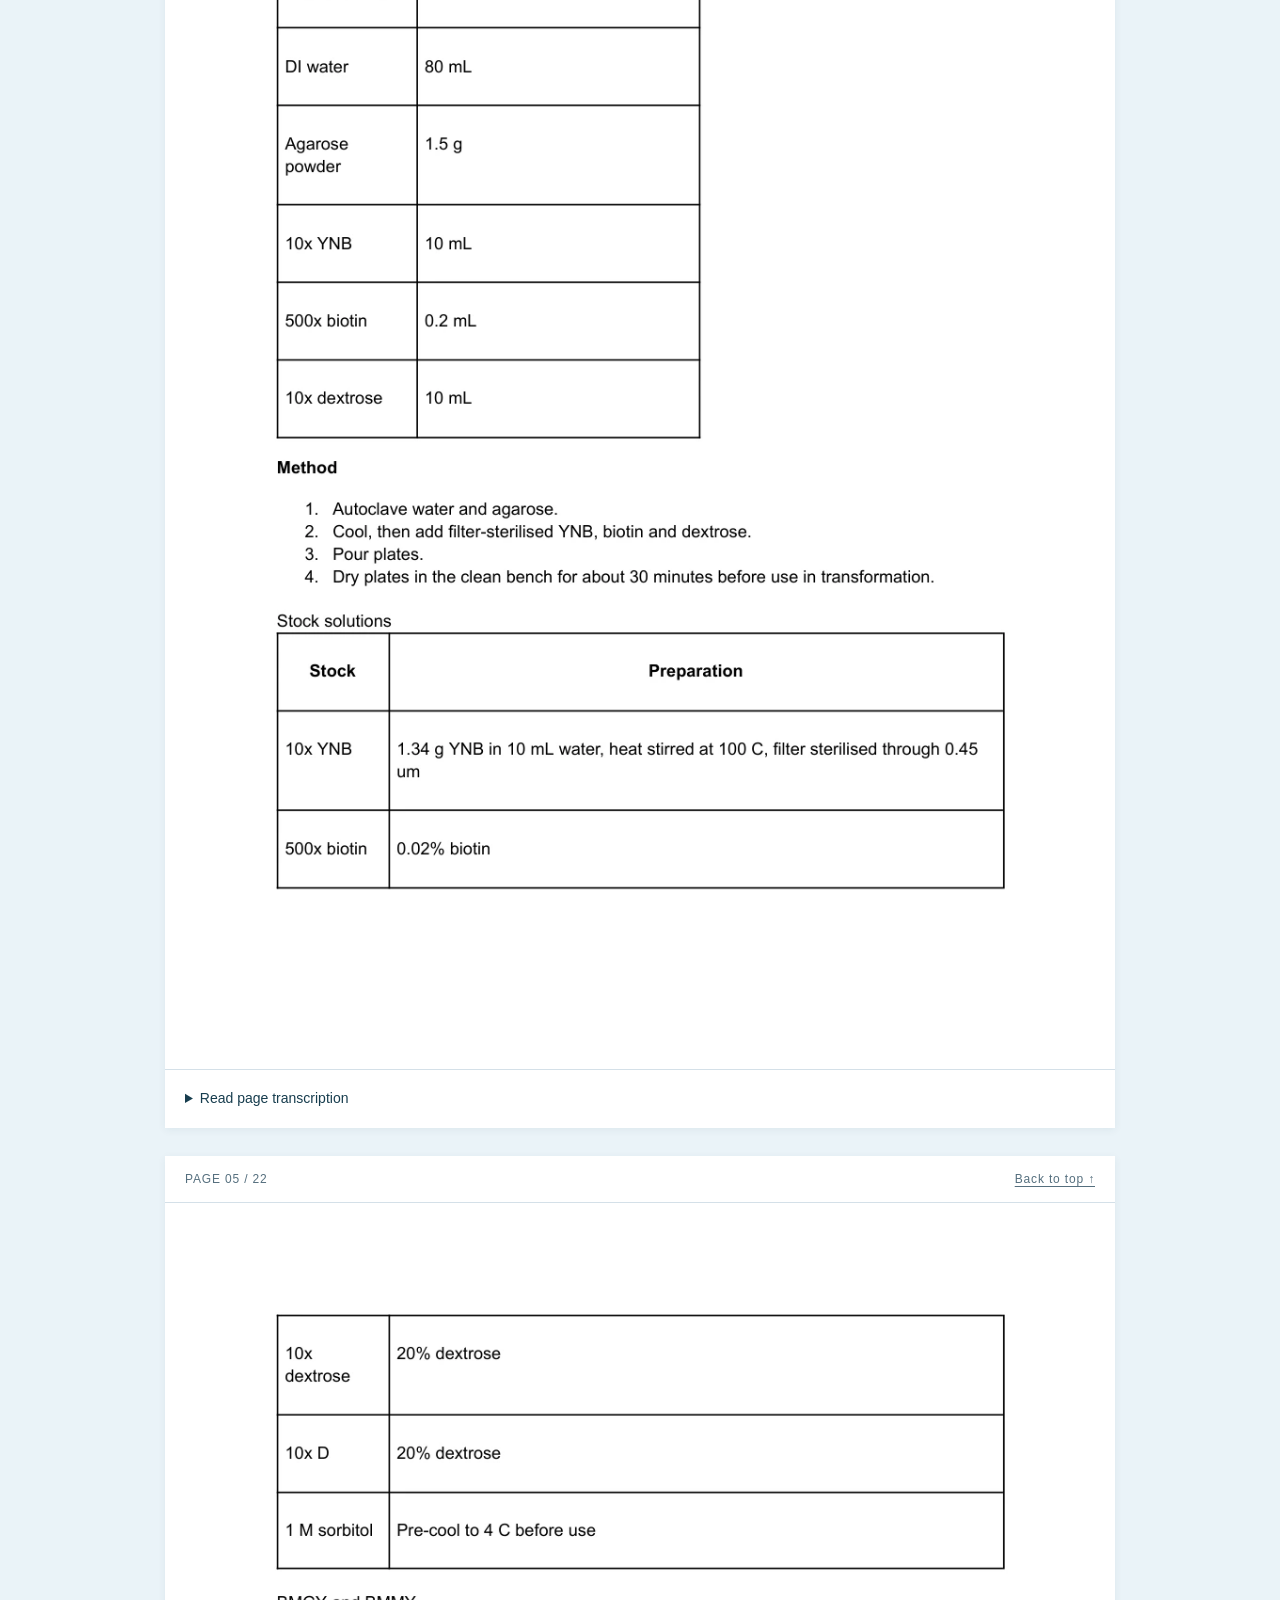
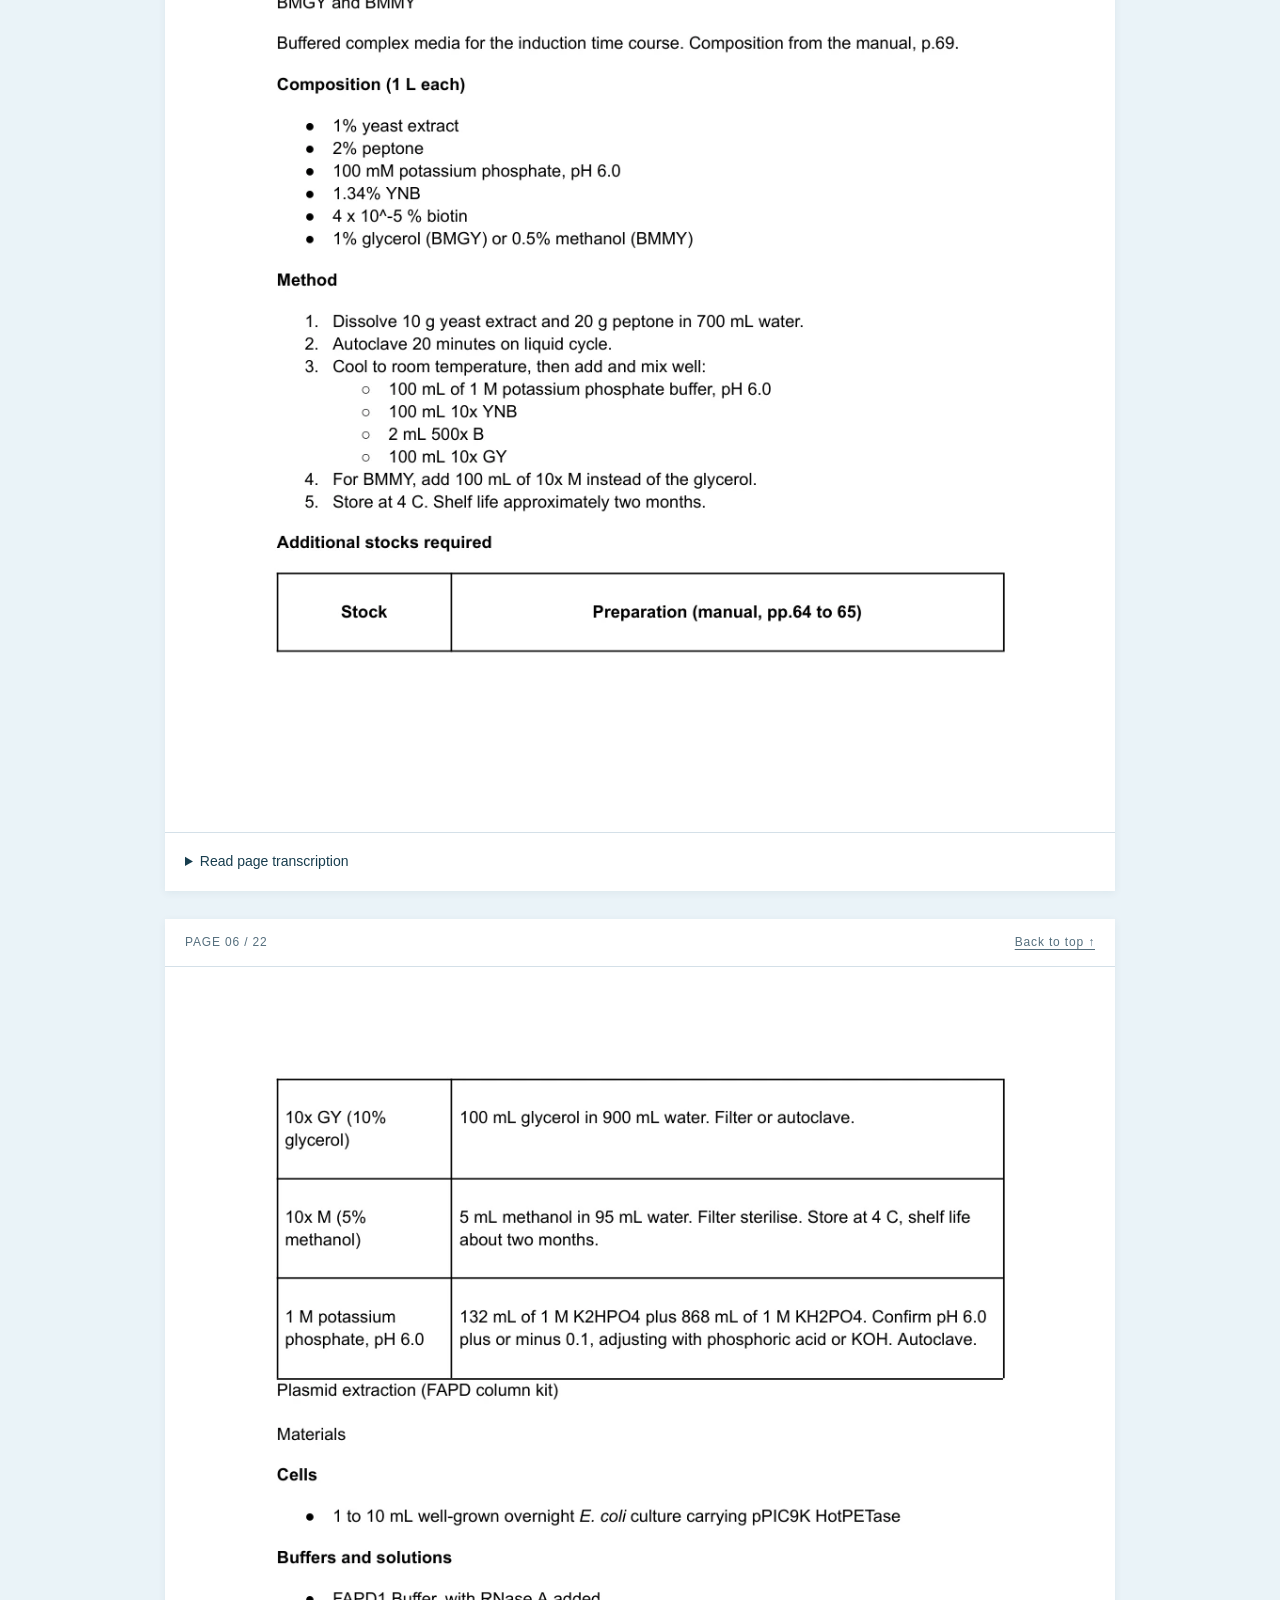
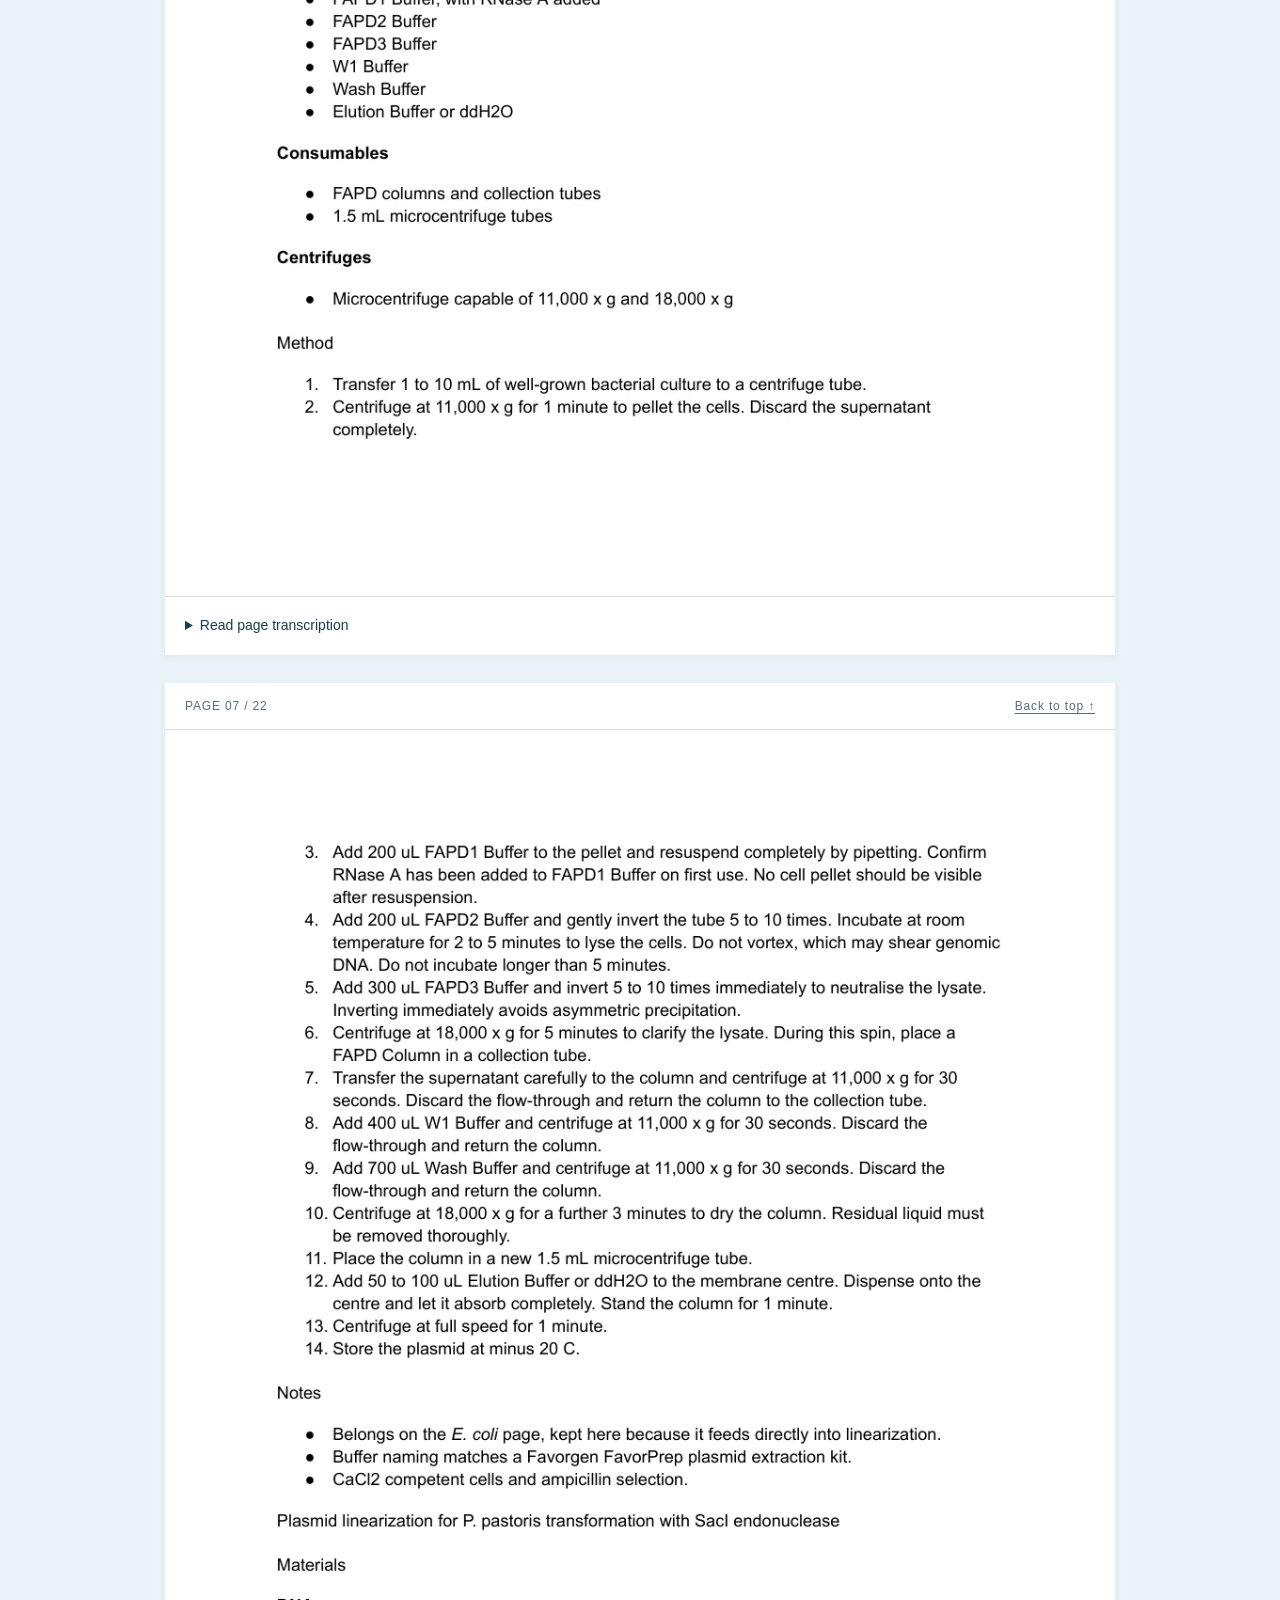
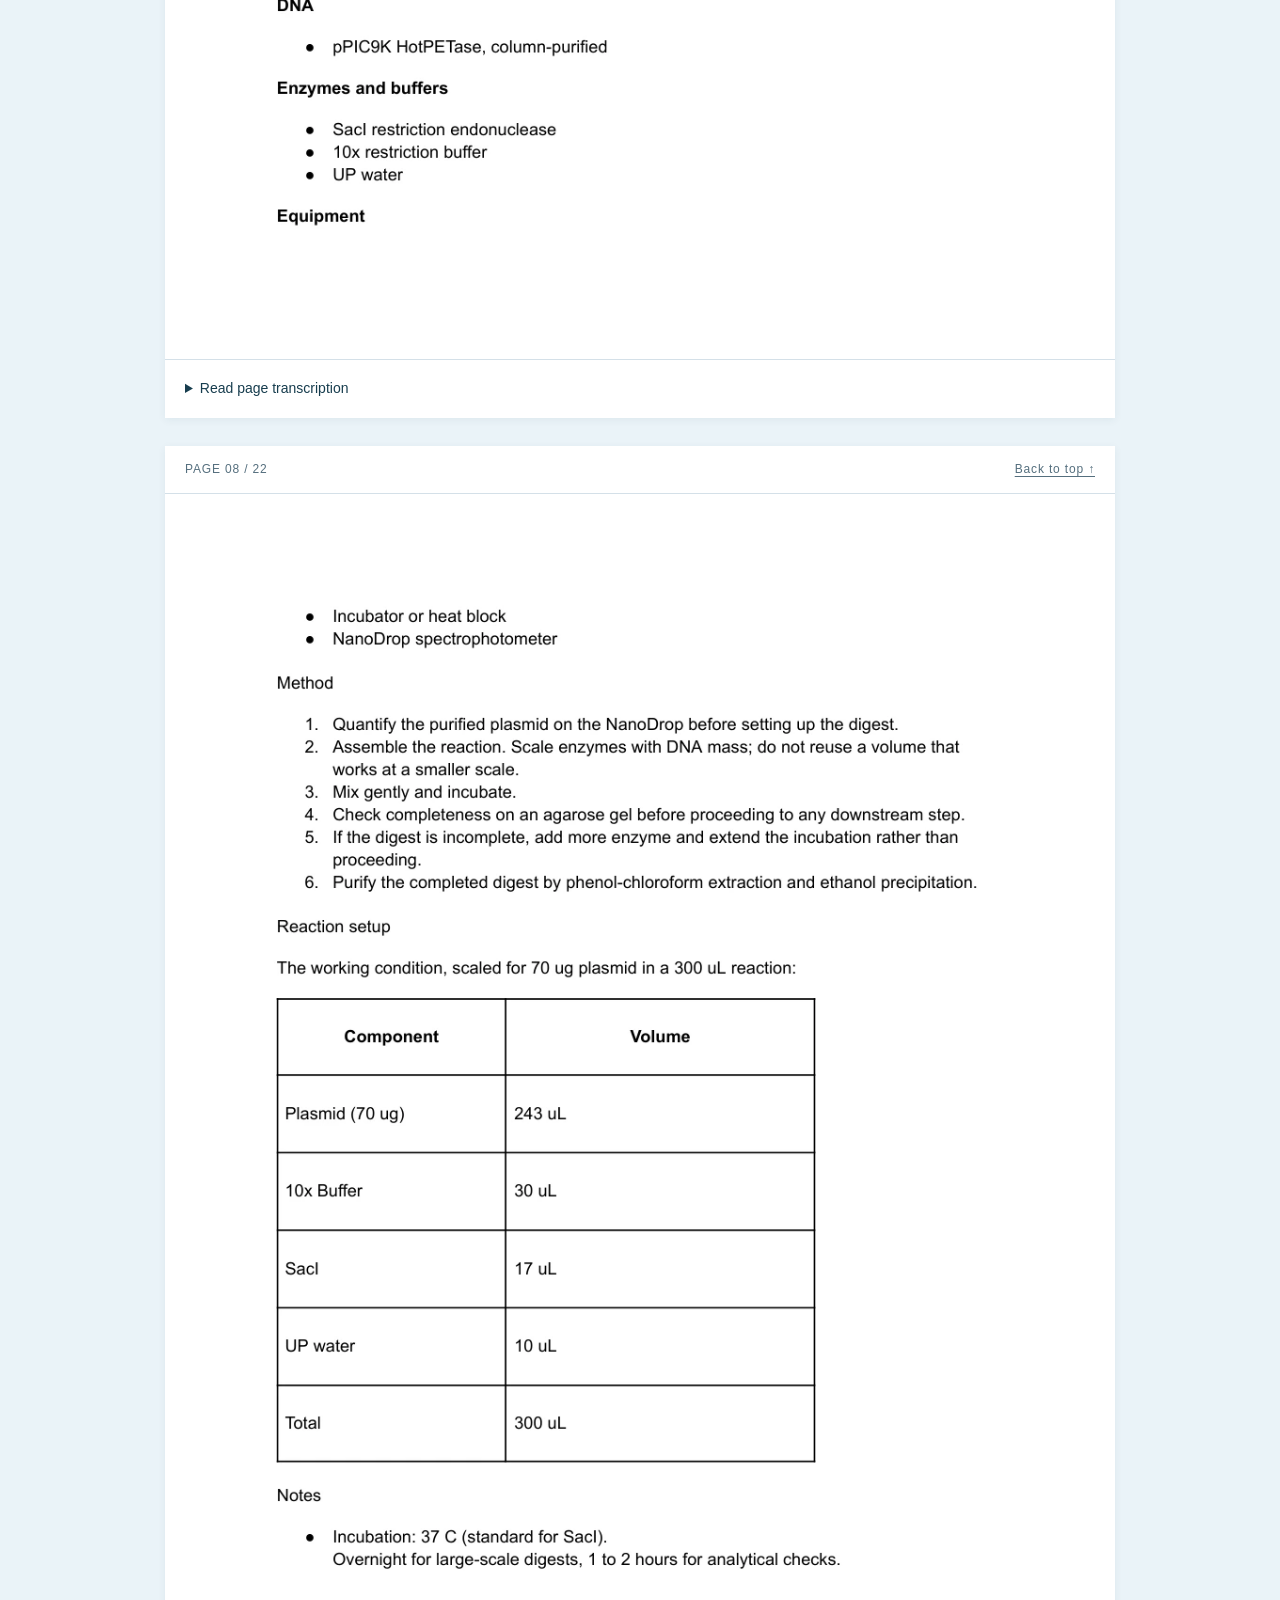
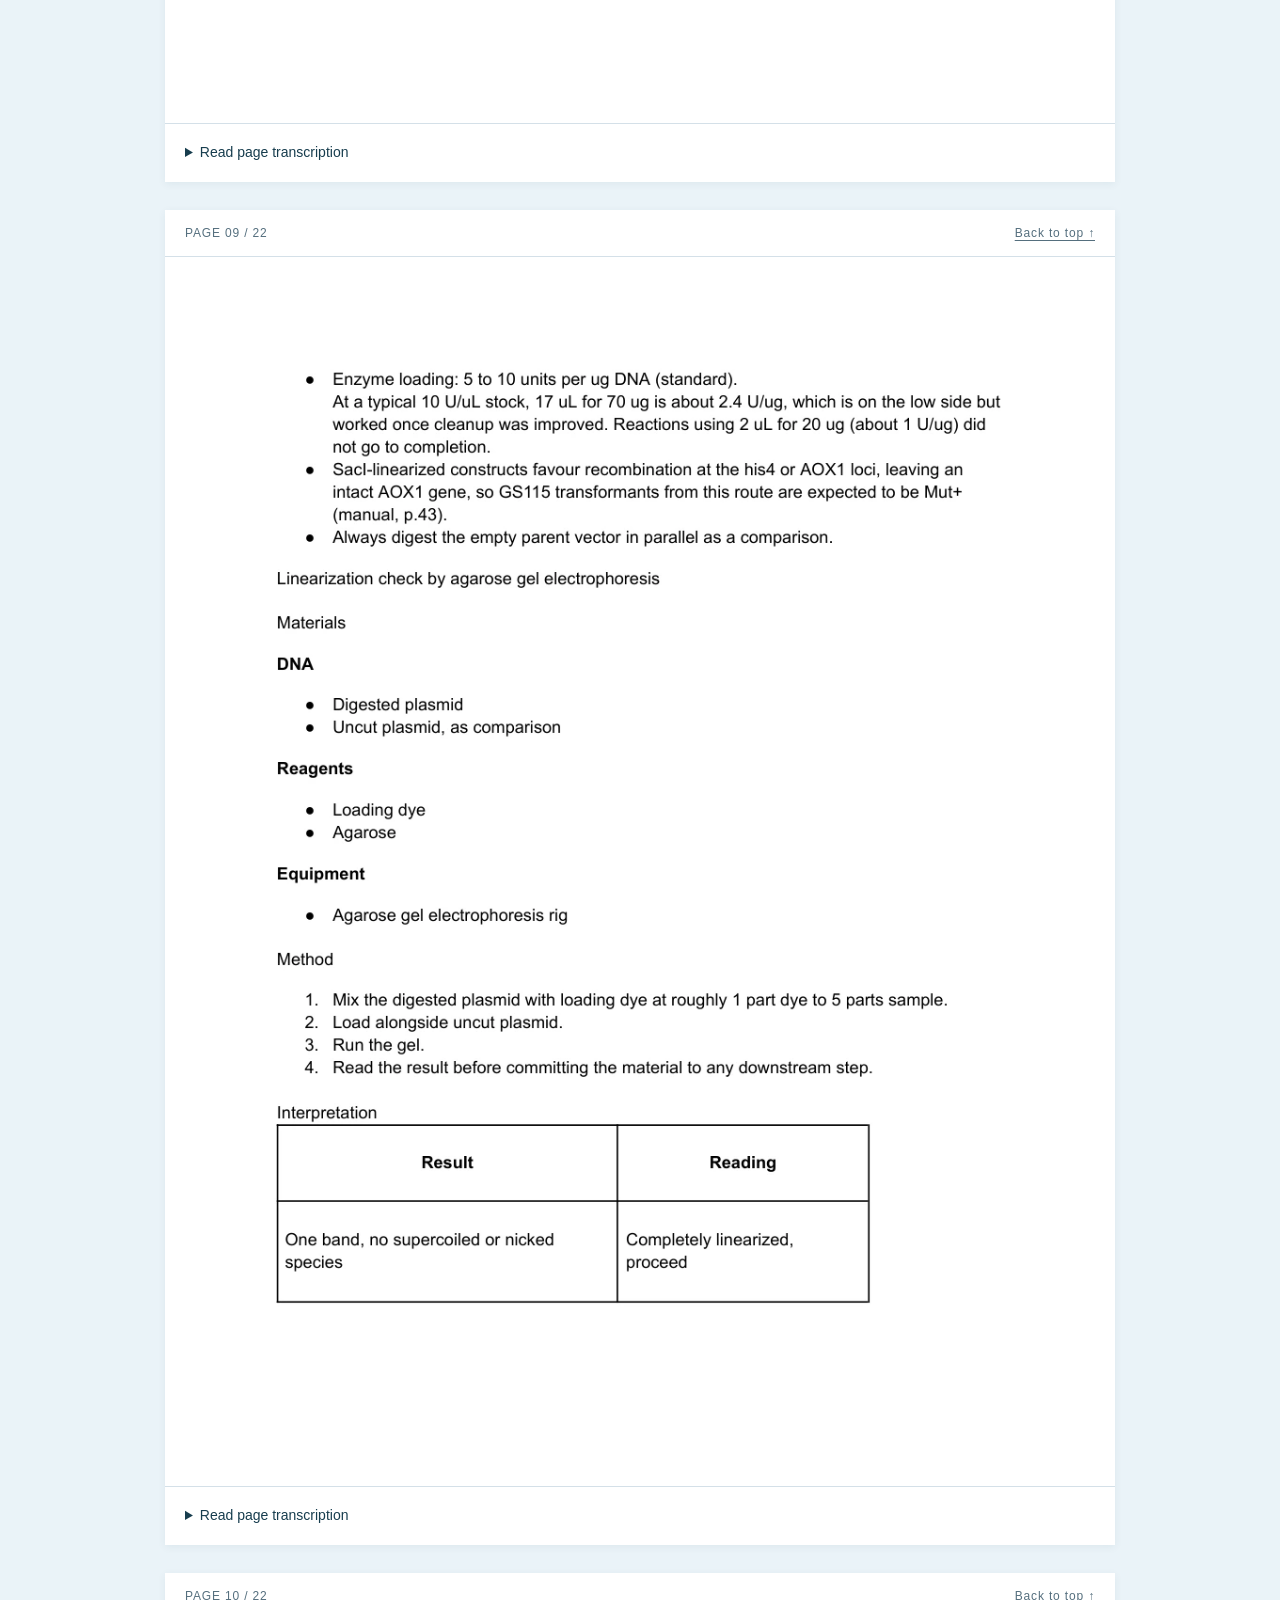
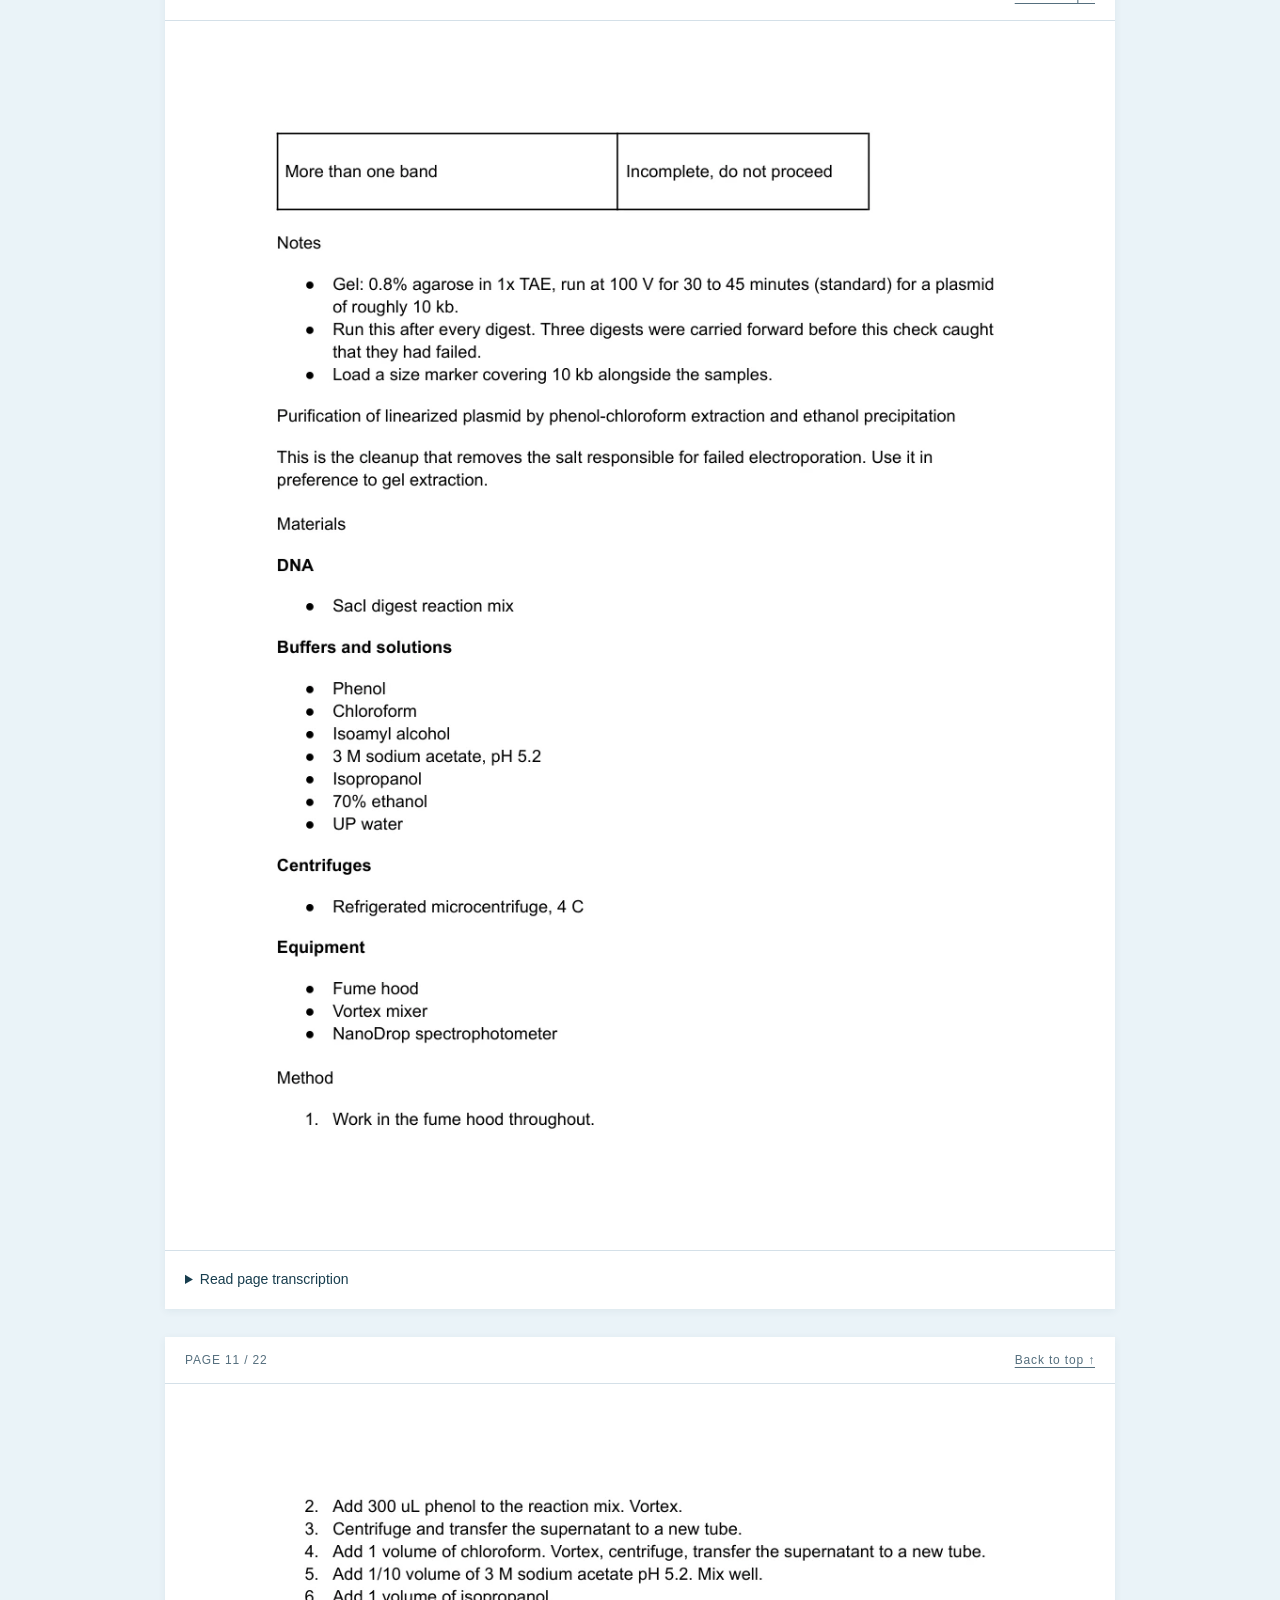
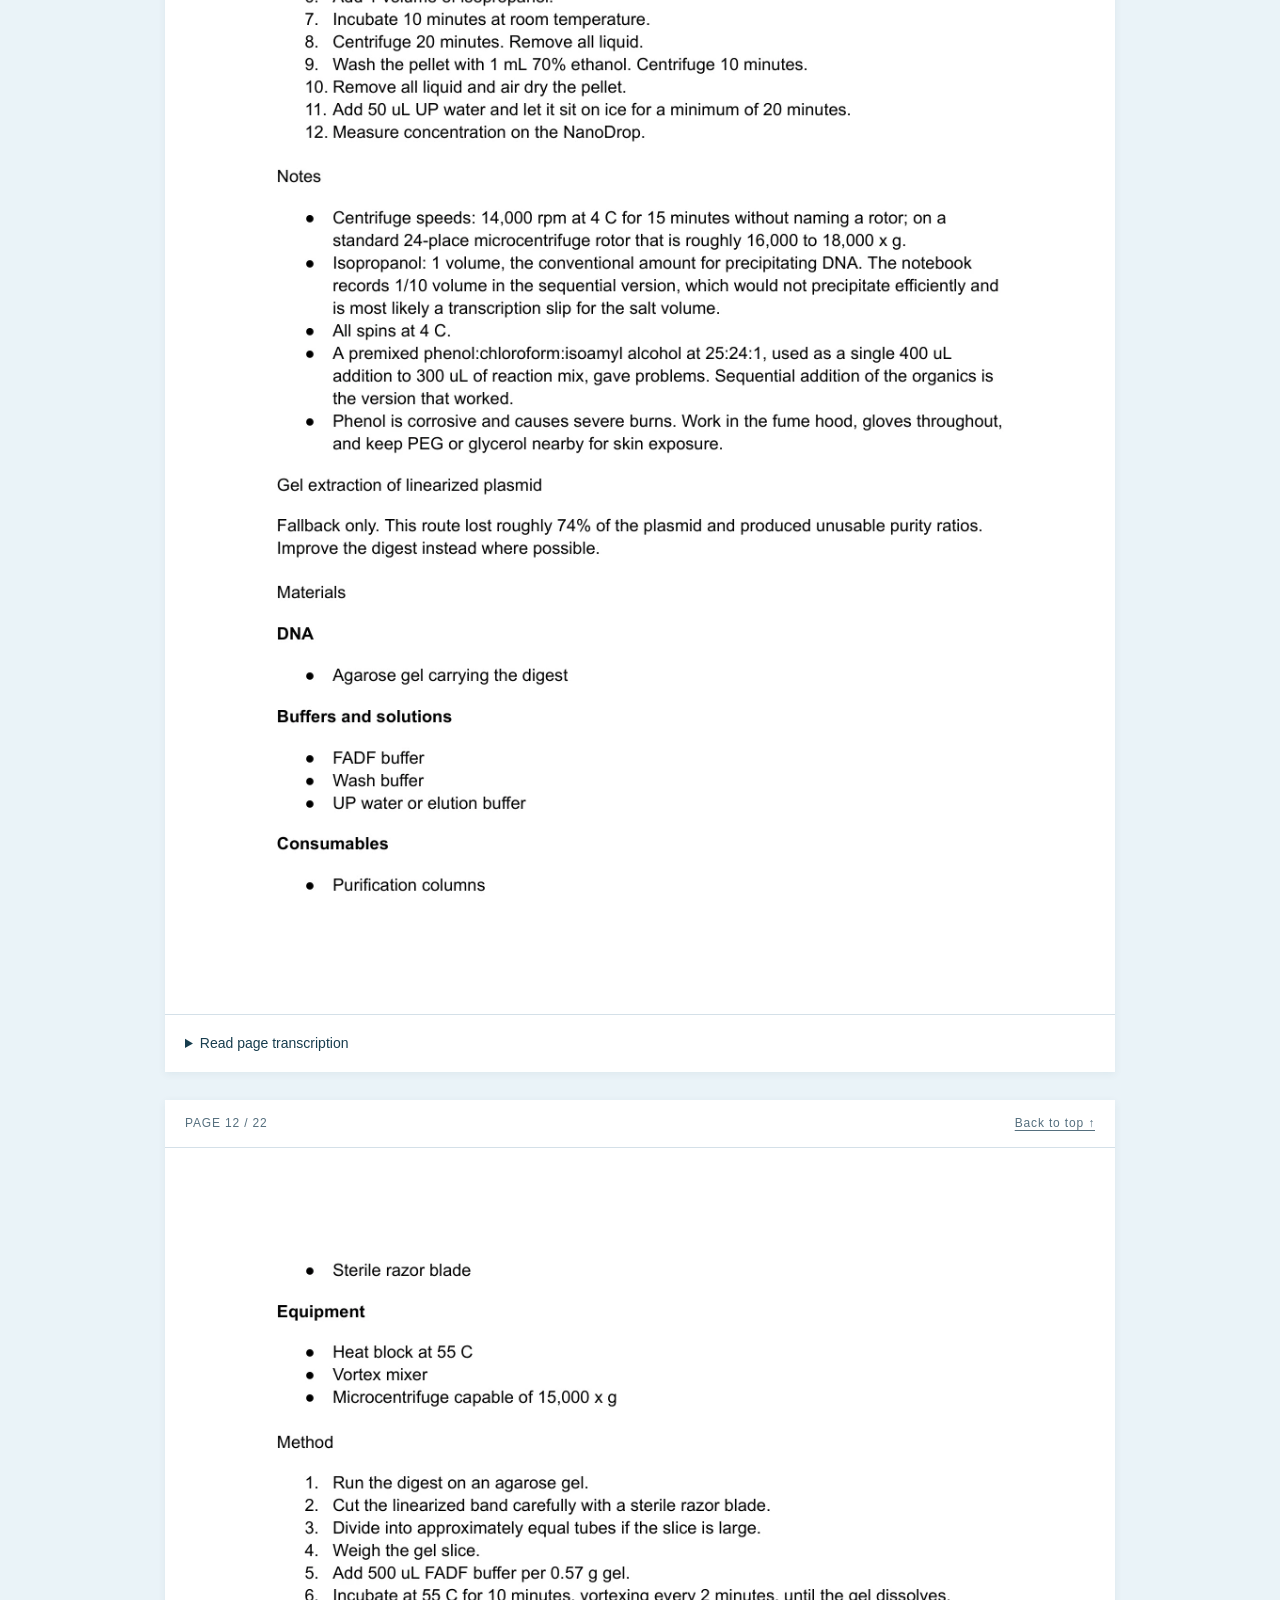
<file: notebook.html>
<!DOCTYPE html>
<html lang="en">
 <head>
  <meta charset="utf-8"/>
  <meta content="width=device-width,initial-scale=1" name="viewport"/>
  <title>
   Pichia pastoris notebook | MELANIFY
  </title>
  <link href="assets/favicon.svg" rel="icon" type="image/svg+xml"/>
  <link href="styles.css" rel="stylesheet"/>
  <link href="wetlab.css" rel="stylesheet"/>

     <style>
        .brand {
    display: flex;
    align-items: center;
    overflow: visible;
}
.brand-logo {
    width: 200px;
    height: auto;
    object-fit: contain;
}
    </style>
   <link rel="stylesheet" href="banner.css">
  <link rel="stylesheet" href="typography.css">
  <link rel="stylesheet" href="navigation-footer.css">
</head>
 <body data-page="notebook">
       <header class="site-header">
    <div class="header-inner">
      <a class="brand" href="index.html" aria-label="MELANIFY home">
        <img src="assets/logo-removebg-preview.png" alt="MELANIFY Logo" class="brand-logo" />
      </a> <button class="menu-toggle" type="button" aria-expanded="false"
        aria-controls="main-nav"><span></span><span></span><span class="sr-only">Toggle navigation</span></button>
      <nav id="main-nav" aria-label="Main navigation">
        <a href="index.html" aria-current="page">Home</a>
        <details class="nav-group">
          <summary>Project<span class="chevron" aria-hidden="true"></span></summary>
          <div class="nav-dropdown">
            <a href="description.html">Description: Problem Breakdown</a>
          </div>
        </details>
        <details class="nav-group">
          <summary>Wet Lab<span class="chevron" aria-hidden="true"></span></summary>
          <div class="nav-dropdown">
            <a href="engineering.html">Engineering</a>
            <a href="results.html">Results</a>
            <a href="protocols.html">Protocols &amp; Notebook</a>
            <a href="parts.html">Parts</a>
            <!-- <a href="implementation.html">Implementation</a> -->
            <a href="safety.html">Safety</a>
          </div>
        </details>
        <details class="nav-group">
          <summary>Beyond the lab<span class="chevron" aria-hidden="true"></span></summary>
          <div class="nav-dropdown">
            <a href="human-practices.html">Integrated Human Practices</a>
            <a href="education.html">Education</a>
            <a href="entrepreneurship.html">Entrepreneurship</a>
          </div>
        </details>
        <details class="nav-group">
          <summary>Team<span class="chevron" aria-hidden="true"></span></summary>
          <div class="nav-dropdown">
            <a href="members.html">Members</a>
            <a href="attributions.html">Attributions</a>
          </div>
        </details>
      </nav>
    </div>
    <div class="reading-progress" aria-hidden="true"></div>
  </header>

  <section class="page-banner" id="top" aria-labelledby="page-title">
    <img src="images/banner.jpeg" alt="" width="1024" height="589" decoding="async" fetchpriority="high">
    <div class="page-banner-content wrap">
      <div class="page-banner-copy">
        <h1 id="page-title">Laboratory Notebook</h1>
        <p class="page-banner-subtitle">Pichia pastoris protocols</p>
        <p class="page-banner-description">Follow our laboratory methods, working notes and experimental records.</p>
      </div>
    </div>
  </section>
  <a class="skip-link" href="#main">
   Skip to notebook
  </a>
  <main class="notebook-document" id="main">
   <header class="notebook-document-header">
    <div>
     <span class="small-label">
      MELANIFY / LABORATORY NOTEBOOK
     </span>
     <h2>
      Pichia pastoris protocols
     </h2>
    </div>
    <a href="protocols.html" target="_top">
     Back to Protocols &amp; Notebook ↗
    </a>
   </header>
   <section aria-label="Notebook page 1" class="notebook-page" id="page-1">
    <div class="notebook-page-label">
     <span>
      PAGE 01 / 22
     </span>
     <a href="#top">
      Back to top ↑
     </a>
    </div>
    <img alt="Pichia pastoris protocol notebook, page 1. A full text transcription follows." height="1307" loading="eager" src="assets/notebook-client-page-01.webp" width="1010"/>
    <details class="page-transcription">
     <summary>
      Read page transcription
     </summary>
     <div class="notebook-transcript">
      Media and solutions​
​
Manual: Pichia Expression Kit by invitrogen by life technologies (Publication Number:
MAN0000012)

YPD broth and plates
Composition
●​ 1% yeast extract
●​ 2% peptone
●​ 2% dextrose
●​ 2% agar, for plates only
Method (1 L)
1.​ Dissolve 10 g yeast extract and 20 g peptone in 900 mL water.
2.​ Autoclave 20 minutes on liquid cycle.
3.​ Add 100 mL of 10x D (20% dextrose) after autoclaving.
4.​ Store liquid medium at room temperature. Store slants and plates at 4 C. Shelf life
several months.
Method (300 mL, yields 10 plates)
1.​ Combine 270 mL DI water and 30 mL dextrose.
2.​ Add 6 g peptone, 3 g yeast extract and 6 g agar.
3.​ Autoclave and pour.
YPD + G418 plates
Composition (600 mL, yields 25 plates)
Component
Amount
Yeast extract
6 g
     </div>
    </details>
   </section>
   <section aria-label="Notebook page 2" class="notebook-page" id="page-2">
    <div class="notebook-page-label">
     <span>
      PAGE 02 / 22
     </span>
     <a href="#top">
      Back to top ↑
     </a>
    </div>
    <img alt="Pichia pastoris protocol notebook, page 2. A full text transcription follows." height="1307" loading="lazy" src="assets/notebook-client-page-02.webp" width="1010"/>
    <details class="page-transcription">
     <summary>
      Read page transcription
     </summary>
     <div class="notebook-transcript">
      Peptone
12 g
UP water
540 mL
Agar
12 g
Dextrose
6 mL, added after autoclaving
G418
1 mL

Method
1.​ Combine yeast extract, peptone, water and agar.
2.​ Autoclave.
3.​ Cool, then add dextrose and G418.
4.​ Pour plates. Final G418 concentration 1 mg/mL.
G418 stock: 50 mg/mL (manual, p.66).
At that stock, 1 mL in 600 mL YPD gives 0.083 mg/mL, not the 1 mg/mL the notebook states as
final. The two figures cannot both be right. The manual's chart for 250 mL YPD is below; scale it
to your pour volume and record which you used.
Final G418 (mg/mL)
mL of 50 mg/mL stock per 250 mL YPD
0.25
1.25
0.50
2.5
     </div>
    </details>
   </section>
   <section aria-label="Notebook page 3" class="notebook-page" id="page-3">
    <div class="notebook-page-label">
     <span>
      PAGE 03 / 22
     </span>
     <a href="#top">
      Back to top ↑
     </a>
    </div>
    <img alt="Pichia pastoris protocol notebook, page 3. A full text transcription follows." height="1307" loading="lazy" src="assets/notebook-client-page-03.webp" width="1010"/>
    <details class="page-transcription">
     <summary>
      Read page transcription
     </summary>
     <div class="notebook-transcript">
      0.75
3.75
1.00
5.0
1.50
7.5
1.75
8.75
2.00
10.0
3.00
15.0
4.00
20.0
For 600 mL at 1 mg/mL final, use 12 mL of 50 mg/mL stock.
Method (manual, p.66)
1.​ Combine 2.5 g yeast extract, 5 g peptone and 5 g agar in 225 mL deionized water, for
250 mL.
2.​ Autoclave 20 minutes on liquid cycle.
3.​ Add 25 mL of 10x D and mix well.
4.​ Cool to 55 to 60 C, then add the G418 stock. Also pour several YPD plates without G418
as controls.
5.​ Mix by swirling, minimising bubbles.
6.​ Pour into 10 cm Petri plates. Harden, invert, store bagged at 4 C. Stable at least 6
months.
MD plates
Composition (100 mL)
     </div>
    </details>
   </section>
   <section aria-label="Notebook page 4" class="notebook-page" id="page-4">
    <div class="notebook-page-label">
     <span>
      PAGE 04 / 22
     </span>
     <a href="#top">
      Back to top ↑
     </a>
    </div>
    <img alt="Pichia pastoris protocol notebook, page 4. A full text transcription follows." height="1307" loading="lazy" src="assets/notebook-client-page-04.webp" width="1010"/>
    <details class="page-transcription">
     <summary>
      Read page transcription
     </summary>
     <div class="notebook-transcript">
      Component
Amount
DI water
80 mL
Agarose
powder
1.5 g
10x YNB
10 mL
500x biotin
0.2 mL
10x dextrose
10 mL
Method
1.​ Autoclave water and agarose.
2.​ Cool, then add filter-sterilised YNB, biotin and dextrose.
3.​ Pour plates.
4.​ Dry plates in the clean bench for about 30 minutes before use in transformation.
Stock solutions
Stock
Preparation
10x YNB
1.34 g YNB in 10 mL water, heat stirred at 100 C, filter sterilised through 0.45
um
500x biotin
0.02% biotin
     </div>
    </details>
   </section>
   <section aria-label="Notebook page 5" class="notebook-page" id="page-5">
    <div class="notebook-page-label">
     <span>
      PAGE 05 / 22
     </span>
     <a href="#top">
      Back to top ↑
     </a>
    </div>
    <img alt="Pichia pastoris protocol notebook, page 5. A full text transcription follows." height="1307" loading="lazy" src="assets/notebook-client-page-05.webp" width="1010"/>
    <details class="page-transcription">
     <summary>
      Read page transcription
     </summary>
     <div class="notebook-transcript">
      10x
dextrose
20% dextrose
10x D
20% dextrose
1 M sorbitol
Pre-cool to 4 C before use
BMGY and BMMY
Buffered complex media for the induction time course. Composition from the manual, p.69.
Composition (1 L each)
●​ 1% yeast extract
●​ 2% peptone
●​ 100 mM potassium phosphate, pH 6.0
●​ 1.34% YNB
●​ 4 x 10^-5 % biotin
●​ 1% glycerol (BMGY) or 0.5% methanol (BMMY)
Method
1.​ Dissolve 10 g yeast extract and 20 g peptone in 700 mL water.
2.​ Autoclave 20 minutes on liquid cycle.
3.​ Cool to room temperature, then add and mix well:
○​ 100 mL of 1 M potassium phosphate buffer, pH 6.0
○​ 100 mL 10x YNB
○​ 2 mL 500x B
○​ 100 mL 10x GY
4.​ For BMMY, add 100 mL of 10x M instead of the glycerol.
5.​ Store at 4 C. Shelf life approximately two months.
Additional stocks required
Stock
Preparation (manual, pp.64 to 65)
     </div>
    </details>
   </section>
   <section aria-label="Notebook page 6" class="notebook-page" id="page-6">
    <div class="notebook-page-label">
     <span>
      PAGE 06 / 22
     </span>
     <a href="#top">
      Back to top ↑
     </a>
    </div>
    <img alt="Pichia pastoris protocol notebook, page 6. A full text transcription follows." height="1307" loading="lazy" src="assets/notebook-client-page-06.webp" width="1010"/>
    <details class="page-transcription">
     <summary>
      Read page transcription
     </summary>
     <div class="notebook-transcript">
      10x GY (10%
glycerol)
100 mL glycerol in 900 mL water. Filter or autoclave.
10x M (5%
methanol)
5 mL methanol in 95 mL water. Filter sterilise. Store at 4 C, shelf life
about two months.
1 M potassium
phosphate, pH 6.0
132 mL of 1 M K2HPO4 plus 868 mL of 1 M KH2PO4. Confirm pH 6.0
plus or minus 0.1, adjusting with phosphoric acid or KOH. Autoclave.
Plasmid extraction (FAPD column kit)
Materials
Cells
●​ 1 to 10 mL well-grown overnight E. coli culture carrying pPIC9K HotPETase
Buffers and solutions
●​ FAPD1 Buffer, with RNase A added
●​ FAPD2 Buffer
●​ FAPD3 Buffer
●​ W1 Buffer
●​ Wash Buffer
●​ Elution Buffer or ddH2O
Consumables
●​ FAPD columns and collection tubes
●​ 1.5 mL microcentrifuge tubes
Centrifuges
●​ Microcentrifuge capable of 11,000 x g and 18,000 x g
Method
1.​ Transfer 1 to 10 mL of well-grown bacterial culture to a centrifuge tube.
2.​ Centrifuge at 11,000 x g for 1 minute to pellet the cells. Discard the supernatant
completely.
     </div>
    </details>
   </section>
   <section aria-label="Notebook page 7" class="notebook-page" id="page-7">
    <div class="notebook-page-label">
     <span>
      PAGE 07 / 22
     </span>
     <a href="#top">
      Back to top ↑
     </a>
    </div>
    <img alt="Pichia pastoris protocol notebook, page 7. A full text transcription follows." height="1307" loading="lazy" src="assets/notebook-client-page-07.webp" width="1010"/>
    <details class="page-transcription">
     <summary>
      Read page transcription
     </summary>
     <div class="notebook-transcript">
      3.​ Add 200 uL FAPD1 Buffer to the pellet and resuspend completely by pipetting. Confirm
RNase A has been added to FAPD1 Buffer on first use. No cell pellet should be visible
after resuspension.
4.​ Add 200 uL FAPD2 Buffer and gently invert the tube 5 to 10 times. Incubate at room
temperature for 2 to 5 minutes to lyse the cells. Do not vortex, which may shear genomic
DNA. Do not incubate longer than 5 minutes.
5.​ Add 300 uL FAPD3 Buffer and invert 5 to 10 times immediately to neutralise the lysate.
Inverting immediately avoids asymmetric precipitation.
6.​ Centrifuge at 18,000 x g for 5 minutes to clarify the lysate. During this spin, place a
FAPD Column in a collection tube.
7.​ Transfer the supernatant carefully to the column and centrifuge at 11,000 x g for 30
seconds. Discard the flow-through and return the column to the collection tube.
8.​ Add 400 uL W1 Buffer and centrifuge at 11,000 x g for 30 seconds. Discard the
flow-through and return the column.
9.​ Add 700 uL Wash Buffer and centrifuge at 11,000 x g for 30 seconds. Discard the
flow-through and return the column.
10.​Centrifuge at 18,000 x g for a further 3 minutes to dry the column. Residual liquid must
be removed thoroughly.
11.​Place the column in a new 1.5 mL microcentrifuge tube.
12.​Add 50 to 100 uL Elution Buffer or ddH2O to the membrane centre. Dispense onto the
centre and let it absorb completely. Stand the column for 1 minute.
13.​Centrifuge at full speed for 1 minute.
14.​Store the plasmid at minus 20 C.
Notes
●​ Belongs on the E. coli page, kept here because it feeds directly into linearization.
●​ Buffer naming matches a Favorgen FavorPrep plasmid extraction kit.
●​ CaCl2 competent cells and ampicillin selection.
Plasmid linearization for P. pastoris transformation with SacI endonuclease
Materials
DNA
●​ pPIC9K HotPETase, column-purified
Enzymes and buffers
●​ SacI restriction endonuclease
●​ 10x restriction buffer
●​ UP water
Equipment
     </div>
    </details>
   </section>
   <section aria-label="Notebook page 8" class="notebook-page" id="page-8">
    <div class="notebook-page-label">
     <span>
      PAGE 08 / 22
     </span>
     <a href="#top">
      Back to top ↑
     </a>
    </div>
    <img alt="Pichia pastoris protocol notebook, page 8. A full text transcription follows." height="1307" loading="lazy" src="assets/notebook-client-page-08.webp" width="1010"/>
    <details class="page-transcription">
     <summary>
      Read page transcription
     </summary>
     <div class="notebook-transcript">
      ●​ Incubator or heat block
●​ NanoDrop spectrophotometer
Method
1.​ Quantify the purified plasmid on the NanoDrop before setting up the digest.
2.​ Assemble the reaction. Scale enzymes with DNA mass; do not reuse a volume that
works at a smaller scale.
3.​ Mix gently and incubate.
4.​ Check completeness on an agarose gel before proceeding to any downstream step.
5.​ If the digest is incomplete, add more enzyme and extend the incubation rather than
proceeding.
6.​ Purify the completed digest by phenol-chloroform extraction and ethanol precipitation.
Reaction setup
The working condition, scaled for 70 ug plasmid in a 300 uL reaction:
Component
Volume
Plasmid (70 ug)
243 uL
10x Buffer
30 uL
SacI
17 uL
UP water
10 uL
Total
300 uL
Notes
●​ Incubation: 37 C (standard for SacI). ​
Overnight for large-scale digests, 1 to 2 hours for analytical checks.
     </div>
    </details>
   </section>
   <section aria-label="Notebook page 9" class="notebook-page" id="page-9">
    <div class="notebook-page-label">
     <span>
      PAGE 09 / 22
     </span>
     <a href="#top">
      Back to top ↑
     </a>
    </div>
    <img alt="Pichia pastoris protocol notebook, page 9. A full text transcription follows." height="1307" loading="lazy" src="assets/notebook-client-page-09.webp" width="1010"/>
    <details class="page-transcription">
     <summary>
      Read page transcription
     </summary>
     <div class="notebook-transcript">
      ●​ Enzyme loading: 5 to 10 units per ug DNA (standard). ​
At a typical 10 U/uL stock, 17 uL for 70 ug is about 2.4 U/ug, which is on the low side but
worked once cleanup was improved. Reactions using 2 uL for 20 ug (about 1 U/ug) did
not go to completion.
●​ SacI-linearized constructs favour recombination at the his4 or AOX1 loci, leaving an
intact AOX1 gene, so GS115 transformants from this route are expected to be Mut+
(manual, p.43).
●​ Always digest the empty parent vector in parallel as a comparison.
Linearization check by agarose gel electrophoresis
Materials
DNA
●​ Digested plasmid
●​ Uncut plasmid, as comparison
Reagents
●​ Loading dye
●​ Agarose
Equipment
●​ Agarose gel electrophoresis rig
Method
1.​ Mix the digested plasmid with loading dye at roughly 1 part dye to 5 parts sample.
2.​ Load alongside uncut plasmid.
3.​ Run the gel.
4.​ Read the result before committing the material to any downstream step.
Interpretation
Result
Reading
One band, no supercoiled or nicked
species
Completely linearized,
proceed
     </div>
    </details>
   </section>
   <section aria-label="Notebook page 10" class="notebook-page" id="page-10">
    <div class="notebook-page-label">
     <span>
      PAGE 10 / 22
     </span>
     <a href="#top">
      Back to top ↑
     </a>
    </div>
    <img alt="Pichia pastoris protocol notebook, page 10. A full text transcription follows." height="1307" loading="lazy" src="assets/notebook-client-page-10.webp" width="1010"/>
    <details class="page-transcription">
     <summary>
      Read page transcription
     </summary>
     <div class="notebook-transcript">
      More than one band
Incomplete, do not proceed
Notes
●​ Gel: 0.8% agarose in 1x TAE, run at 100 V for 30 to 45 minutes (standard) for a plasmid
of roughly 10 kb.
●​ Run this after every digest. Three digests were carried forward before this check caught
that they had failed.
●​ Load a size marker covering 10 kb alongside the samples.
Purification of linearized plasmid by phenol-chloroform extraction and ethanol precipitation
This is the cleanup that removes the salt responsible for failed electroporation. Use it in
preference to gel extraction.
Materials
DNA
●​ SacI digest reaction mix
Buffers and solutions
●​ Phenol
●​ Chloroform
●​ Isoamyl alcohol
●​ 3 M sodium acetate, pH 5.2
●​ Isopropanol
●​ 70% ethanol
●​ UP water
Centrifuges
●​ Refrigerated microcentrifuge, 4 C
Equipment
●​ Fume hood
●​ Vortex mixer
●​ NanoDrop spectrophotometer
Method
1.​ Work in the fume hood throughout.
     </div>
    </details>
   </section>
   <section aria-label="Notebook page 11" class="notebook-page" id="page-11">
    <div class="notebook-page-label">
     <span>
      PAGE 11 / 22
     </span>
     <a href="#top">
      Back to top ↑
     </a>
    </div>
    <img alt="Pichia pastoris protocol notebook, page 11. A full text transcription follows." height="1307" loading="lazy" src="assets/notebook-client-page-11.webp" width="1010"/>
    <details class="page-transcription">
     <summary>
      Read page transcription
     </summary>
     <div class="notebook-transcript">
      2.​ Add 300 uL phenol to the reaction mix. Vortex.
3.​ Centrifuge and transfer the supernatant to a new tube.
4.​ Add 1 volume of chloroform. Vortex, centrifuge, transfer the supernatant to a new tube.
5.​ Add 1/10 volume of 3 M sodium acetate pH 5.2. Mix well.
6.​ Add 1 volume of isopropanol.
7.​ Incubate 10 minutes at room temperature.
8.​ Centrifuge 20 minutes. Remove all liquid.
9.​ Wash the pellet with 1 mL 70% ethanol. Centrifuge 10 minutes.
10.​Remove all liquid and air dry the pellet.
11.​Add 50 uL UP water and let it sit on ice for a minimum of 20 minutes.
12.​Measure concentration on the NanoDrop.
Notes
●​ Centrifuge speeds: 14,000 rpm at 4 C for 15 minutes without naming a rotor; on a
standard 24-place microcentrifuge rotor that is roughly 16,000 to 18,000 x g.
●​ Isopropanol: 1 volume, the conventional amount for precipitating DNA. The notebook
records 1/10 volume in the sequential version, which would not precipitate efficiently and
is most likely a transcription slip for the salt volume.
●​ All spins at 4 C.
●​ A premixed phenol:chloroform:isoamyl alcohol at 25:24:1, used as a single 400 uL
addition to 300 uL of reaction mix, gave problems. Sequential addition of the organics is
the version that worked.
●​ Phenol is corrosive and causes severe burns. Work in the fume hood, gloves throughout,
and keep PEG or glycerol nearby for skin exposure.
Gel extraction of linearized plasmid
Fallback only. This route lost roughly 74% of the plasmid and produced unusable purity ratios.
Improve the digest instead where possible.
Materials
DNA
●​ Agarose gel carrying the digest
Buffers and solutions
●​ FADF buffer
●​ Wash buffer
●​ UP water or elution buffer
Consumables
●​ Purification columns
     </div>
    </details>
   </section>
   <section aria-label="Notebook page 12" class="notebook-page" id="page-12">
    <div class="notebook-page-label">
     <span>
      PAGE 12 / 22
     </span>
     <a href="#top">
      Back to top ↑
     </a>
    </div>
    <img alt="Pichia pastoris protocol notebook, page 12. A full text transcription follows." height="1307" loading="lazy" src="assets/notebook-client-page-12.webp" width="1010"/>
    <details class="page-transcription">
     <summary>
      Read page transcription
     </summary>
     <div class="notebook-transcript">
      ●​ Sterile razor blade
Equipment
●​ Heat block at 55 C
●​ Vortex mixer
●​ Microcentrifuge capable of 15,000 x g
Method
1.​ Run the digest on an agarose gel.
2.​ Cut the linearized band carefully with a sterile razor blade.
3.​ Divide into approximately equal tubes if the slice is large.
4.​ Weigh the gel slice.
5.​ Add 500 uL FADF buffer per 0.57 g gel.
6.​ Incubate at 55 C for 10 minutes, vortexing every 2 minutes, until the gel dissolves.
7.​ Load onto the column and centrifuge at 11,000 x g for 30 seconds.
8.​ Discard the flow-through, add 750 uL wash buffer, centrifuge again.
9.​ Air dry by centrifuging at 15,000 x g for 3 minutes.
10.​Elute with 20 uL UP water or elution buffer.
Notes
●​ Salt carried over from this procedure is the suspected cause of a failed electroporation
that delivered almost no voltage. If you must use this route, follow it with a
phenol-chloroform cleanup before electroporating.
●​ Expect substantial loss. Roughly 42.6 ug in gave about 11.25 ug out, a loss of about
74%.
●​ Kit identity behind FADF buffer. The buffer naming matches a Favorgen gel extraction
kit, which would also account for the FAPD plasmid kit used upstream, but this is not
written down.
Concentration of linearized plasmid
Electroporation requires a small volume at high concentration.
Materials
DNA
●​ Purified, linearized plasmid
Equipment
●​ Heat block at 80 C
●​ NanoDrop spectrophotometer
     </div>
    </details>
   </section>
   <section aria-label="Notebook page 13" class="notebook-page" id="page-13">
    <div class="notebook-page-label">
     <span>
      PAGE 13 / 22
     </span>
     <a href="#top">
      Back to top ↑
     </a>
    </div>
    <img alt="Pichia pastoris protocol notebook, page 13. A full text transcription follows." height="1307" loading="lazy" src="assets/notebook-client-page-13.webp" width="1010"/>
    <details class="page-transcription">
     <summary>
      Read page transcription
     </summary>
     <div class="notebook-transcript">
      Method
1.​ Incubate the purified plasmid at approximately 80 C for 30 minutes with the tube cap
open, allowing water to evaporate.
2.​ Dilute 0.5 uL of the concentrated plasmid with 1.5 uL UP water, a 4-fold dilution.
3.​ Measure on the NanoDrop.
4.​ Multiply the reading by 4 to obtain the true concentration.
Worked example
477.8 ng/uL measured on the 4-fold dilution gives 1.9 ug/uL, so 3 uL delivers 5.7 ug.
Notes
●​ Holding DNA at 80 C with the cap open risks degradation and contamination. A vacuum
concentrator at 30 to 45 C, or a silica column elution into a smaller volume, is the
preferred route (standard). Use the 80 C method only if neither is available.
●​ Run a gel and re-check A260/A280 after concentrating, to confirm the DNA survived
intact.
●​ Target concentration for electroporation: enough to deliver 5 to 20 ug in 5 to 10 uL, so
roughly 1 to 2 ug/uL (manual, p.77).
●​ Record the stock volume alongside every total-yield figure. One entry gives a total of
16.81 ug that only follows if the volume was 10 uL, which is not written down.
Competent cell preparation of P. pastoris
Procedure from the kit manual, p.77. The notebook refers to an external archive without writing
the steps out, so the manual version is given here. If your archive copy differs, the archive wins
and this should be replaced.
Materials
Cells
●​ P. pastoris, streaked for single colonies
Buffers and solutions
●​ Ice-cold sterile water
●​ 1 M sorbitol, ice cold
Media
●​ YPD, 5 mL and 500 mL
Centrifuges
     </div>
    </details>
   </section>
   <section aria-label="Notebook page 14" class="notebook-page" id="page-14">
    <div class="notebook-page-label">
     <span>
      PAGE 14 / 22
     </span>
     <a href="#top">
      Back to top ↑
     </a>
    </div>
    <img alt="Pichia pastoris protocol notebook, page 14. A full text transcription follows." height="1307" loading="lazy" src="assets/notebook-client-page-14.webp" width="1010"/>
    <details class="page-transcription">
     <summary>
      Read page transcription
     </summary>
     <div class="notebook-transcript">
      ●​ Refrigerated centrifuge taking 500 mL bottles, 1,500 x g at 4 C
Equipment
●​ 50 mL conical tube
●​ 2 L baffled flask
●​ 30 C shaking incubator
●​ Spectrophotometer
Method
1.​ Grow 5 mL of P. pastoris in YPD in a 50 mL conical at 30 C overnight.
2.​ Inoculate 500 mL of fresh YPD in a 2 L flask with 0.1 to 0.5 mL of the overnight culture.
Grow overnight again to OD600 1.3 to 1.5.
3.​ Centrifuge the cells at 1,500 x g for 5 minutes at 4 C. Resuspend the pellet in 500 mL of
ice-cold sterile water.
4.​ Centrifuge as in step 3 and resuspend in 250 mL of ice-cold sterile water.
5.​ Centrifuge as in step 3 and resuspend in 20 mL of ice-cold 1 M sorbitol.
6.​ Centrifuge as in step 3 and resuspend in 1 mL of ice-cold 1 M sorbitol, for a final volume
of approximately 1.5 mL.
Notes
●​ Keep everything on ice from step 3 onward and use the cells the same day.
●​ Cells may be frozen in 80 uL aliquots, but transformation efficiency decreases
significantly.
●​ This yields enough for roughly 18 transformations at 80 uL each.
Transformation of P. pastoris by electroporation
Materials
Cells
●​ 80 uL electrocompetent P. pastoris per transformation
DNA
●​ 4 to 5 uL linearized, purified, concentrated pPIC9K HotPETase
Buffers and solutions
●​ 1 M sorbitol, ice cold
Consumables
●​ Electroporation cuvettes, pre-chilled
     </div>
    </details>
   </section>
   <section aria-label="Notebook page 15" class="notebook-page" id="page-15">
    <div class="notebook-page-label">
     <span>
      PAGE 15 / 22
     </span>
     <a href="#top">
      Back to top ↑
     </a>
    </div>
    <img alt="Pichia pastoris protocol notebook, page 15. A full text transcription follows." height="1307" loading="lazy" src="assets/notebook-client-page-15.webp" width="1010"/>
    <details class="page-transcription">
     <summary>
      Read page transcription
     </summary>
     <div class="notebook-transcript">
      ●​ Sterile microcentrifuge tubes
Media
●​ MD plates, solid
Equipment
●​ Electroporator
●​ Laminar flow hood
●​ Incubator at 30 C
Method
1.​ Dry the MD plates in the laminar flow hood for about 30 minutes before starting.
2.​ Mix 80 uL competent cells with 4 to 5 uL linearized plasmid.
3.​ Load the mixture into a pre-chilled cuvette. Make sure there are zero bubbles in the
cuvette.
4.​ Incubate on ice for 5 minutes.
5.​ Pulse the cuvette.
6.​ Immediately add 1 mL ice-cold 1 M sorbitol and transfer the contents to a sterile
microcentrifuge tube.
7.​ Pour and spread 200 uL aliquots onto each MD plate, 5 plates per transformation.
8.​ Incubate at 30 C until colonies appear, approximately 7 days.
Notes
●​ Pulse settings. ​
The manual defers to the instrument manufacturer's recommended parameters for yeast
(manual, p.77). Conventional settings for P. pastoris in a 0.2 cm cuvette are 1.5 to 2.0
kV, 25 uF, 200 ohms, giving a time constant near 5 ms (standard). The notebook's
"Electroporation value: 2.0" is consistent with 2.0 kV.
●​ Cuvette: 0.2 cm gap, pre-chilled (manual, p.77).
●​ Recovery. ​
The manual plates directly after adding sorbitol, with no recovery incubation (manual,
p.77), which matches what the notebook describes. No recovery step is needed before
plating on MD. A 1 hour recovery at 30 C would be required only if plating onto a
drug-selection plate such as G418.
●​ A pulse that delivers far below the set value indicates salt in the DNA. Re-precipitate by
phenol-chloroform extraction and retry rather than proceeding.
●​ Run a no-DNA control plate to confirm the MD plates are selecting.
●​ Colonies typically appear in 2 to 4 days at 30 C; the notebook records about 7 days.
G418 selection screening of His4 transformants
Materials
     </div>
    </details>
   </section>
   <section aria-label="Notebook page 16" class="notebook-page" id="page-16">
    <div class="notebook-page-label">
     <span>
      PAGE 16 / 22
     </span>
     <a href="#top">
      Back to top ↑
     </a>
    </div>
    <img alt="Pichia pastoris protocol notebook, page 16. A full text transcription follows." height="1307" loading="lazy" src="assets/notebook-client-page-16.webp" width="1010"/>
    <details class="page-transcription">
     <summary>
      Read page transcription
     </summary>
     <div class="notebook-transcript">
      Cells
●​ His4 transformants on MD plates
Buffers and solutions
●​ Sterile water
Consumables
●​ Spreader
●​ Falcon tube
Media
●​ YPD + G418 plates, 1 mg/mL final G418
Equipment
●​ Vortex mixer
●​ Spectrophotometer
●​ Incubator at 30 C
Method
1.​ Pipette 1 to 2 mL sterile water over the His4 transformants on each plate.
2.​ Resuspend the transformants into the water using a spreader, running it across the agar
without breaking the surface.
3.​ Transfer and pour the cell suspension into a Falcon tube.
4.​ Vortex at the lowest setting.
5.​ Dilute an aliquot and measure OD600 on the spectrophotometer.
6.​ Calculate cell density using OD600 of 1 equal to 5 x 10^7 cells/mL. Multiply by the
dilution factor.
7.​ Plate onto YPD + G418 at volumes giving the target cell number per plate.
8.​ Incubate at 30 C and check daily until colonies appear, approximately 7 days.
Worked example
●​ 200 uL cells in 800 uL water, dilution factor 5
●​ Reading 1.019, corrected to 5.095, taken as about 5
●​ Density 5 x 5 x 10^7 = 2.5 x 10^8 cells/mL in a 7.5 mL suspension
Volume per
plate
Approximate cells
Plates
     </div>
    </details>
   </section>
   <section aria-label="Notebook page 17" class="notebook-page" id="page-17">
    <div class="notebook-page-label">
     <span>
      PAGE 17 / 22
     </span>
     <a href="#top">
      Back to top ↑
     </a>
    </div>
    <img alt="Pichia pastoris protocol notebook, page 17. A full text transcription follows." height="1307" loading="lazy" src="assets/notebook-client-page-17.webp" width="1010"/>
    <details class="page-transcription">
     <summary>
      Read page transcription
     </summary>
     <div class="notebook-transcript">
      500 uL
10^8
8
300 uL
7.5 x 10^7
16
Notes
●​ Pour G418 plates in YPD. Ammonium sulfate in minimal media interferes with G418.
●​ Multicopy screening series (manual, p.66). ​
Plate the same transformant pool across the full G418 range rather than a single
concentration: 0.25, 0.5, 0.75, 1.0, 1.5, 1.75, 2.0, 3.0 and 4.0 mg/mL. Score the highest
concentration each clone grows on. Resistance rises with integrated copy number, so
this ranks clones before expression testing. Only 1 mg/mL was used in this project, so
no copy-number ranking exists.
●​ Multiple integration events are reasonably common among His+ transformants. Confirm
real copy number by Southern or dot blot (manual, p.85) if the number matters to a
claim.
●​ Integration stability. Grow a candidate for roughly 50 generations on non-selective YPD,
then replica-plate back onto YPD + G418. Loss of resistance means the integration is
unstable.
Methanol induction of HotPETase expression
Biomass is grown on glycerol medium, then switched to methanol medium to drive expression
from the AOX1 promoter.
Materials
Cells
●​ Single colonies of verified transformants
Media
●​ YPD, 5 mL per colony
●​ BMGY, 100 mL per flask
●​ BMMY, 10 to 20 mL per flask
Reagents
●​ 100% methanol
Consumables
     </div>
    </details>
   </section>
   <section aria-label="Notebook page 18" class="notebook-page" id="page-18">
    <div class="notebook-page-label">
     <span>
      PAGE 18 / 22
     </span>
     <a href="#top">
      Back to top ↑
     </a>
    </div>
    <img alt="Pichia pastoris protocol notebook, page 18. A full text transcription follows." height="1307" loading="lazy" src="assets/notebook-client-page-18.webp" width="1010"/>
    <details class="page-transcription">
     <summary>
      Read page transcription
     </summary>
     <div class="notebook-transcript">
      ●​ 50 mL tubes
●​ 1 L flask
●​ Liquid nitrogen
Centrifuges
●​ Refrigerated centrifuge capable of 5,000 x g at 4 C
Equipment
●​ Shaking incubator
●​ Spectrophotometer
●​ Minus 80 C freezer
Method
Inoculation
1.​ Pick single colonies into 5 mL YPD in a 50 mL tube.
2.​ Incubate overnight.
Growth phase
3.​ Transfer into 100 mL BMGY in a 1 L flask. Save 700 uL from each tube before
transferring the rest.
4.​ Shake until OD600 reaches 2 to 6, about 16 to 18 hours.
Switch to methanol
5.​ Centrifuge at 5,000 x g, 10 minutes, 4 C.
6.​ Remove the supernatant.
7.​ Add 20 mL BMMY and resuspend by pipetting.
8.​ Collect a 1 mL sample. This is the zero time point.
Induction
9.​ Every 24 hours, collect a 1 mL sample and then add 100% methanol to 0.5% of the
current culture volume.
10.​Continue for 3 days.
Harvest
11.​Centrifuge all culture.
12.​Freeze immediately in liquid nitrogen.
13.​Store at minus 80 C until ready for assay.
Methanol feed reference
     </div>
    </details>
   </section>
   <section aria-label="Notebook page 19" class="notebook-page" id="page-19">
    <div class="notebook-page-label">
     <span>
      PAGE 19 / 22
     </span>
     <a href="#top">
      Back to top ↑
     </a>
    </div>
    <img alt="Pichia pastoris protocol notebook, page 19. A full text transcription follows." height="1307" loading="lazy" src="assets/notebook-client-page-19.webp" width="1010"/>
    <details class="page-transcription">
     <summary>
      Read page transcription
     </summary>
     <div class="notebook-transcript">
      For a 20 mL culture, 0.5% is 100 uL. Volumes actually used were 90 uL and 85 uL on
successive days, which give 0.45% and 0.43%. Recalculate against the actual culture volume at
each feed, since 1 mL is removed at every sampling point.
Notes
●​ Temperature 28 to 30 C, never above 30 C (manual, p.50). If the incubator fluctuates, set
28 C.
●​ Shaking 250 to 300 rpm for a table-top shaker inside an incubator, or 225 to 250 rpm for
a floor shaker (manual, p.50).
●​ Aeration is the single most important parameter for expression (manual, p.49). Keep the
culture at 10 to 30% of flask volume, use a baffled flask, and cover with 2 layers of sterile
gauze or cheesecloth. Never use a tight-fitting cover.
●​ Mut phenotype will determine the schedule. ​
SacI-linearized constructs favour recombination at the his4 or AOX1 loci leaving an
intact AOX1, so GS115 transformants from this route should be Mut+ (manual, p.43).
The Mut+ schedule is 25 mL BMGY in a 250 mL flask, resuspended to OD600 1.0 in 100
to 200 mL BMMY in a 1 L flask, sampled at 0, 6, 12, 24, 36, 48, 60, 72, 84 and 96 hours
(manual, p.51). The volumes used in this project (100 mL BMGY into 20 mL BMMY)
follow the MutS schedule, which concentrates into one fifth to one tenth of the original
volume and samples at 0, 24, 48, 72, 96, 120 and 144 hours (manual, p.52). Run the
Mut screen and match the schedule to the result.
●​ Methanol feed: 100% methanol to 0.5% final every 24 hours, recalculated against the
current culture volume, which falls through sampling and evaporation (manual, p.51). For
20 mL that is 100 uL; the volumes used were 90 uL and 85 uL, giving 0.45% and 0.43%.
●​ Expression controls (manual, p.50).​
 Run GS115 or KM71 carrying the empty parent vector as the background control,
GS115 His+ MutS Albumin as the secretion control, and GS115 His+ Mut+ beta-Gal as
the intracellular control. None were run in this project, so no baseline exists for any
downstream gel.
●​ Screen 6 to 10 verified recombinant clones for expression level. Start from the freshest
plates available; colony viability drops over time.
●​ OD600 at each sampling point.
SDS-PAGE of induction samples
Materials
Samples
●​ Frozen induction culture supernatant
Reagents
●​ 6x SDS loading dye
     </div>
    </details>
   </section>
   <section aria-label="Notebook page 20" class="notebook-page" id="page-20">
    <div class="notebook-page-label">
     <span>
      PAGE 20 / 22
     </span>
     <a href="#top">
      Back to top ↑
     </a>
    </div>
    <img alt="Pichia pastoris protocol notebook, page 20. A full text transcription follows." height="1307" loading="lazy" src="assets/notebook-client-page-20.webp" width="1010"/>
    <details class="page-transcription">
     <summary>
      Read page transcription
     </summary>
     <div class="notebook-transcript">
      ●​ 1x SDS running buffer
●​ Protein marker
●​ Acrylamide solution for separating and stacking gels
Centrifuges
●​ Microcentrifuge
Equipment
●​ Heat block at 100 C
●​ Spectrophotometer
●​ SDS-PAGE apparatus
Method
1.​ Thaw the frozen supernatant.
2.​ Centrifuge for 5 minutes to clear.
3.​ Aliquot 50 uL of each tube.
4.​ Measure OD by spectrophotometry. Target 0.3 to 0.5.
5.​ Transfer 50 uL of sample into a 1.5 mL tube.
6.​ Add 10 uL of 6x SDS loading dye.
7.​ Heat at 100 C until the volume reduces to 20 to 35 uL.
8.​ Prepare gels: separating gel, 1 gel at 5 mL, 10%. Stacking gel, 2 gels at 5 mL.
9.​ Load 50 uL per sample per well. Capacity 16 wells plus one marker lane.
10.​Run with 1x SDS running buffer.
Notes
●​ Centrifuge 18,000 rpm.
●​ Run conditions: 100 to 120 V constant through the stacking gel, 150 to 180 V through
the separating gel, roughly 60 to 90 minutes until the dye front reaches the bottom.
●​ Expected size of secreted HotPETase. Mature IsPETase is about 28 kDa after signal
cleavage, and HotPETase carries 21 point mutations without changing chain length, so
the polypeptide is also about 28 kDa. Secreted from P. pastoris through the alpha-factor
signal it will carry N-glycans and run higher than 28 kDa, often as a smear or a ladder of
bands. A band above the calculated mass is expected, not a problem.
●​ A 10% gel resolves well around 28 kDa. Use a marker spanning 10 to 100 kDa.
●​ Confirm band identity by western blot against the C-terminal tag, or by PET hydrolysis
activity. A band at the right size is not an identity.
●​ The manual recommends analysing both supernatant and cell pellet for a secreted
construct, so retained protein is detected if secretion fails (manual, p.51).
Mut phenotype screening
     </div>
    </details>
   </section>
   <section aria-label="Notebook page 21" class="notebook-page" id="page-21">
    <div class="notebook-page-label">
     <span>
      PAGE 21 / 22
     </span>
     <a href="#top">
      Back to top ↑
     </a>
    </div>
    <img alt="Pichia pastoris protocol notebook, page 21. A full text transcription follows." height="1307" loading="lazy" src="assets/notebook-client-page-21.webp" width="1010"/>
    <details class="page-transcription">
     <summary>
      Read page transcription
     </summary>
     <div class="notebook-transcript">
      Procedure from the kit manual, pp.43 to 44. Not performed in this project. Required for GS115
transformants; KM71 transformants are all MutS and do not need it.
Materials
Cells
●​ His+ transformants
●​ GS115 Albumin control (His+ MutS)
●​ GS115 beta-Gal control (His+ Mut+)
Media
●​ Minimal Dextrose (MD) agar plates
●​ Minimal Methanol (MM) agar plates
Consumables
●​ Sterile toothpicks, a fresh one per transformant
Equipment
●​ Incubator at 30 C
Method
1.​ Using a sterile toothpick, pick one His+ colony and streak or patch it in a regular pattern
onto an MM plate and then an MD plate. Patch the MM plate first, so dextrose is not
carried onto the methanol plate.
2.​ Use a new toothpick for each transformant. Continue until you have patched 100
transformants, across 2 to 3 plates.
3.​ Patch each of the two controls onto both the MD and MM plates.
4.​ Incubate at 30 C for 2 days.
5.​ After 2 days or longer, score the plates.
Interpretation
Phenotype
MD
MM
Mut+
Good growth
Good growth
     </div>
    </details>
   </section>
   <section aria-label="Notebook page 22" class="notebook-page" id="page-22">
    <div class="notebook-page-label">
     <span>
      PAGE 22 / 22
     </span>
     <a href="#top">
      Back to top ↑
     </a>
    </div>
    <img alt="Pichia pastoris protocol notebook, page 22. A full text transcription follows." height="1307" loading="lazy" src="assets/notebook-client-page-22.webp" width="1010"/>
    <details class="page-transcription">
     <summary>
      Read page transcription
     </summary>
     <div class="notebook-transcript">
      MutS
Good growth
Little or no growth
Replica-plating alternative
Lower misclassification rate, adds 2 days. Requires replica-plating equipment.
1.​ Patch 100 His+ transformants onto MD plates, 2 to 3 plates, with both controls.
2.​ Incubate at 28 to 30 C for 2 days.
3.​ Replica-plate the patches onto fresh MM and MD plates.
4.​ Incubate at 28 to 30 C for 2 days.
5.​ Score. Look for patches growing normally on MD but showing little or no growth on MM.
Notes
●​ MutS means slow methanol use, not an inability to use methanol. Given long enough,
MutS patches will eventually grow on MM, so record the scoring time.
●​ SacI-linearized constructs are expected to give Mut+ transformants in GS115 (manual,
p.43).
●​ Purify His+ transformants to pure clonal isolates before or after this screen.
     </div>
    </details>
   </section>
   <footer class="notebook-document-footer">
    <a href="https://docs.google.com/document/d/1A-hqsZKO9nWSfkPFWCmZFXvTdZetc4TbwQMQ-kziJSQ/edit?usp=sharing" rel="noopener" target="_blank">
     Open the master Google Doc ↗
    </a>
   <div class="footer-sponsor-row">
      <div class="footer-partners">
        <h2 class="eyebrow">OUR PARTNERS</h2>
        <div class="footer-partner-logos">
          <img class="partner-strip" src="assets/client-partners.webp" alt="BCCU Biochemistry Science Chula, Anthropic, SnapGene, GenScript, IDT, and Twist Bioscience" width="882" height="73" loading="lazy">
          <img class="school-logo" src="assets/client-asb.webp" alt="American School of Bangkok Sukhumvit" width="447" height="447" loading="lazy">
        </div>
      </div>
      <div class="sponsor-group">
        <h2 class="eyebrow">OUR SPONSOR</h2>
        <img src="assets/client-smt.webp" alt="SMT sponsor logo" width="1280" height="1080" loading="lazy">
      </div>
    </div>
   </footer>
  </main>
 </body>
</html>
</file>
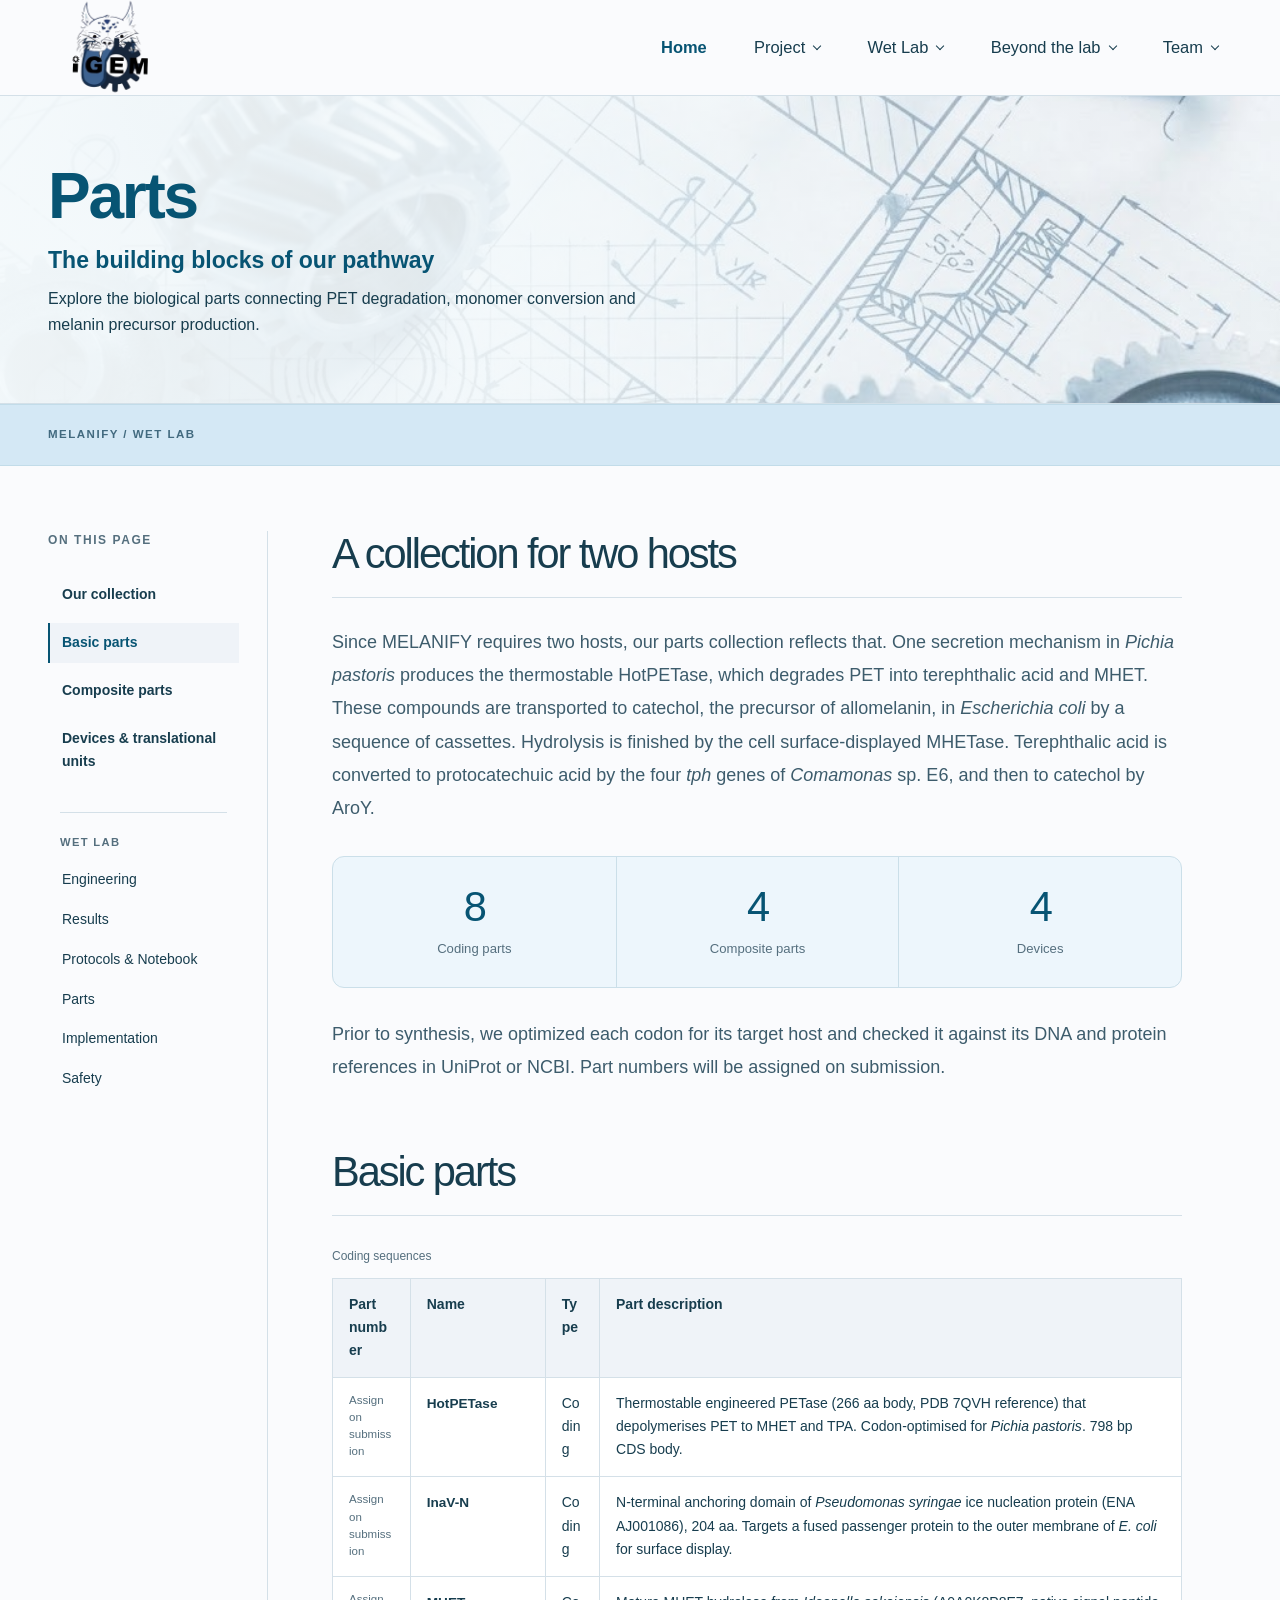
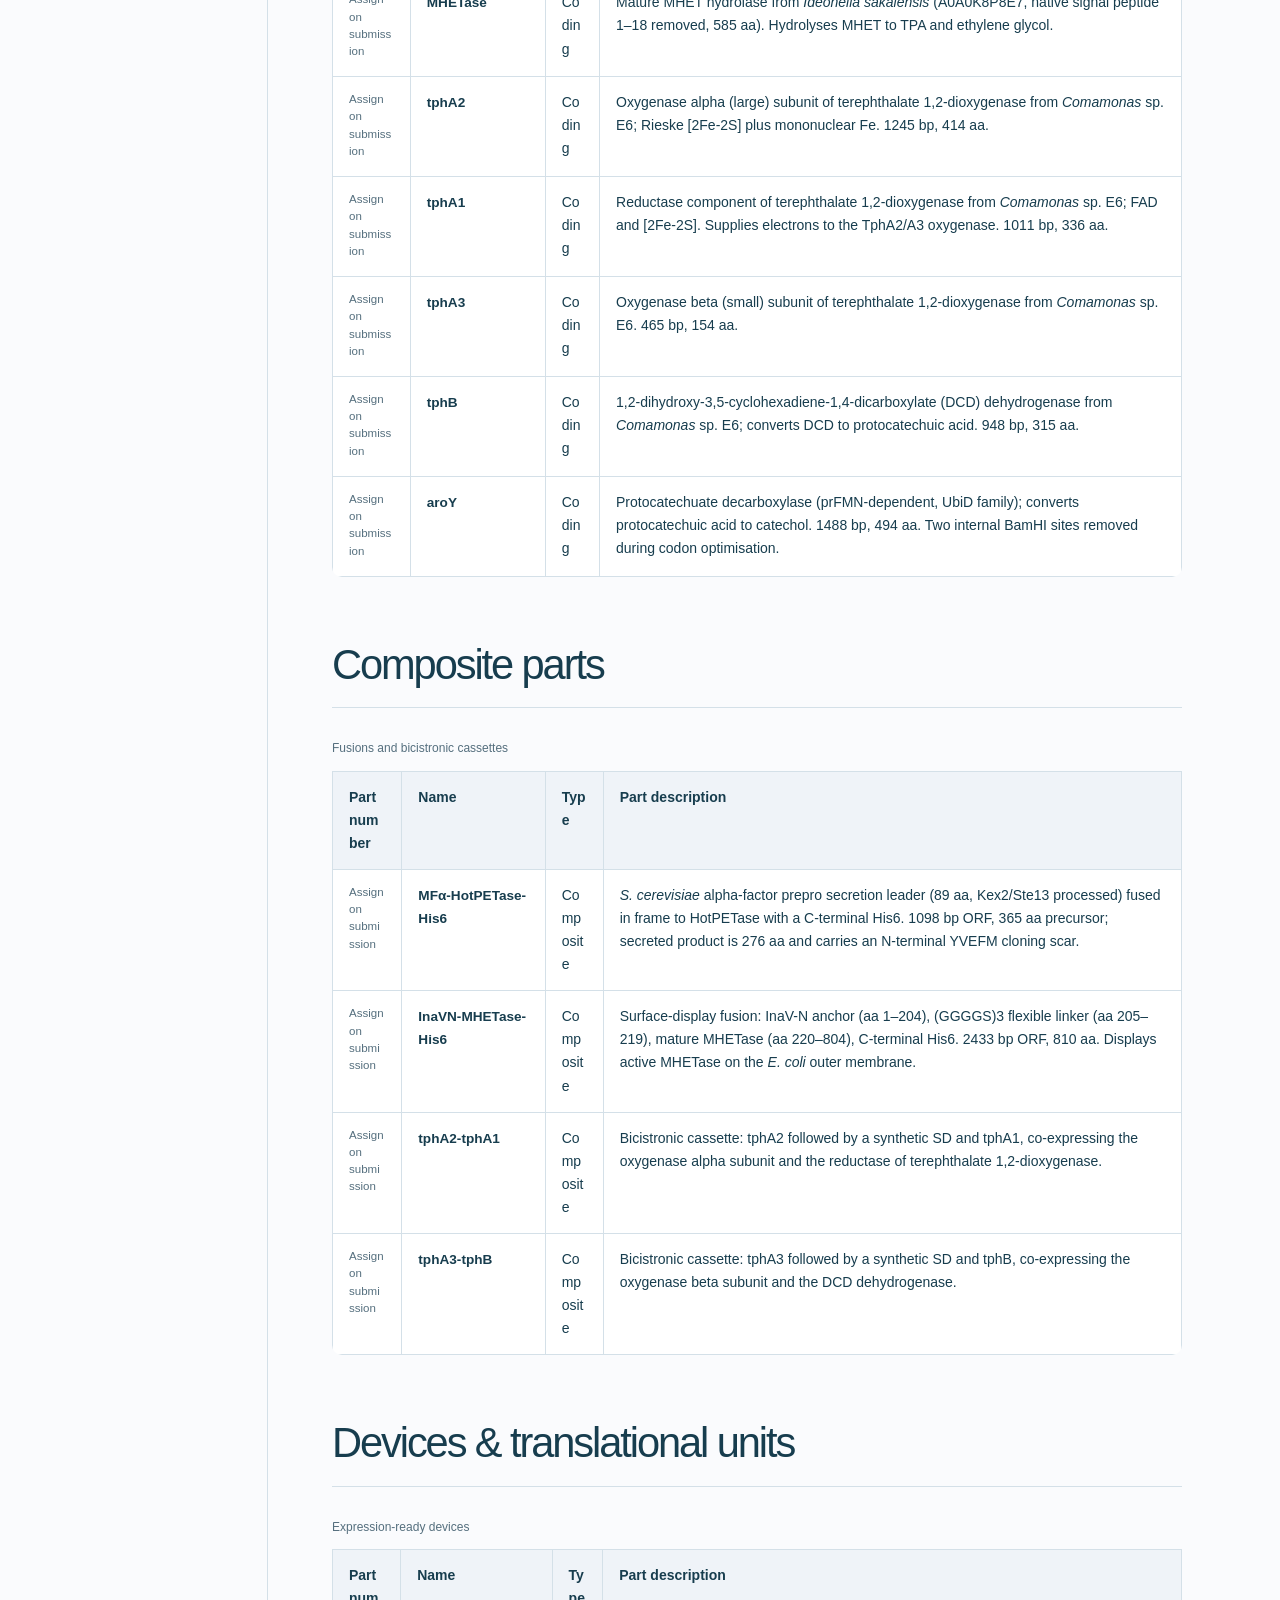
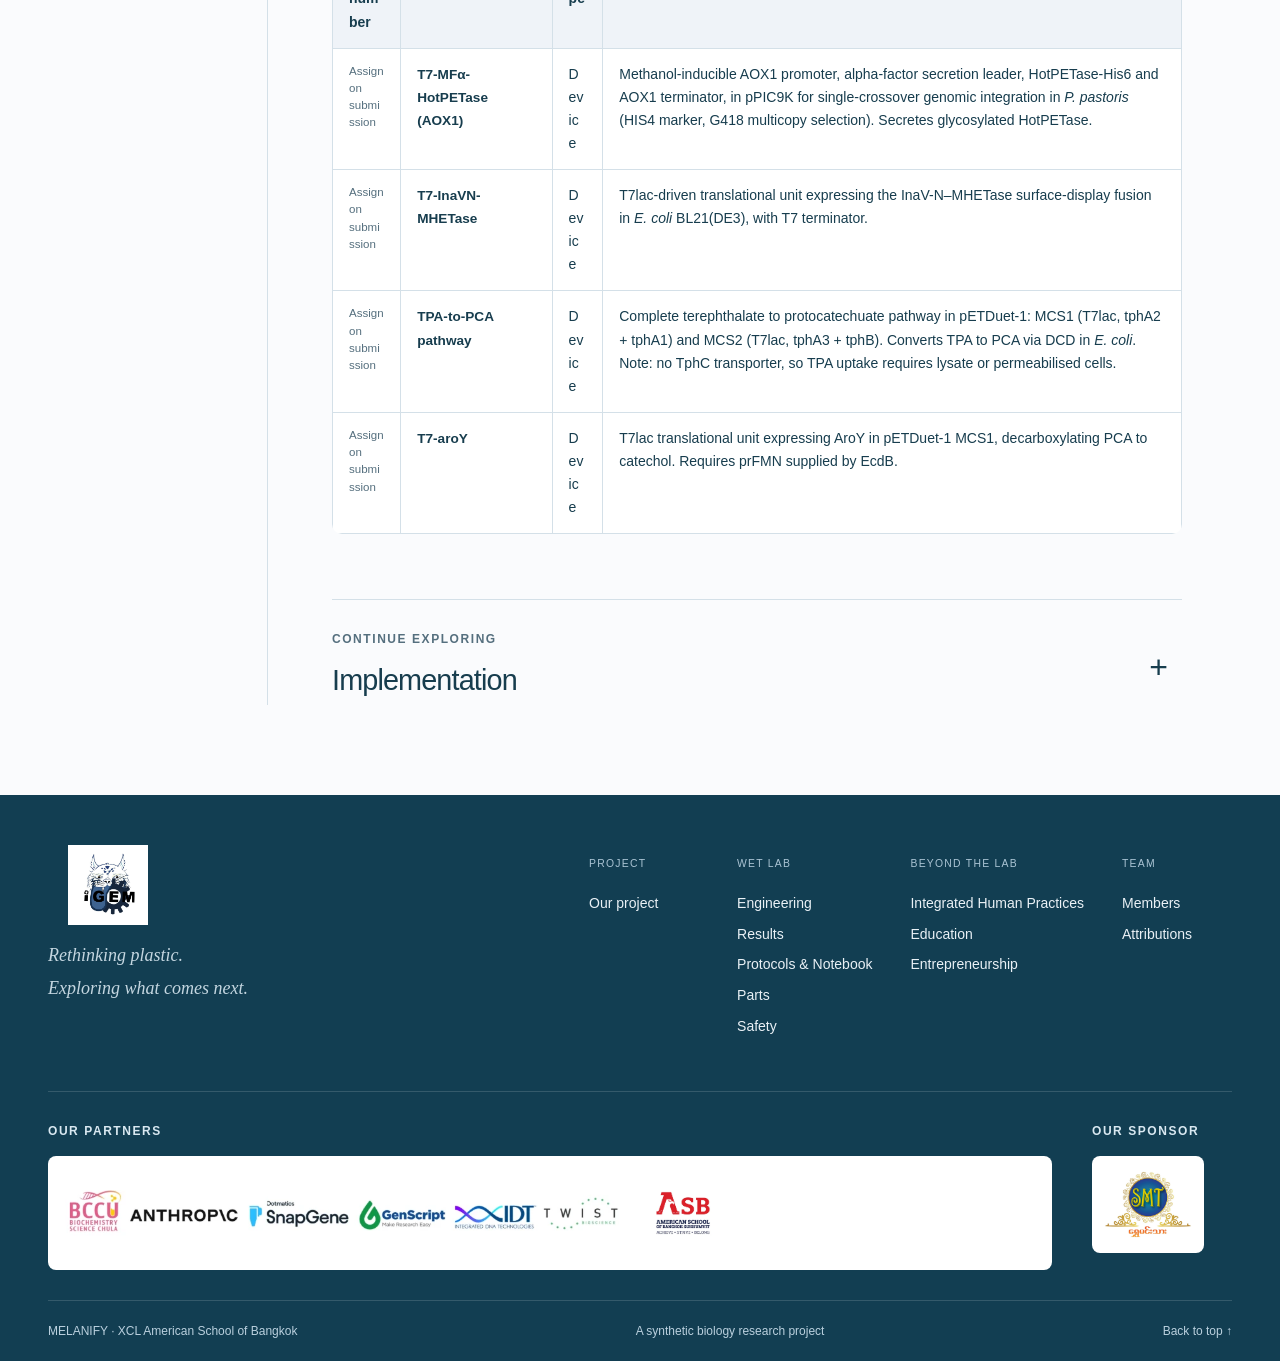
<file: parts.html>
<!DOCTYPE html>
<html lang="en">
  <head>
    <meta charset="utf-8">
    <meta name="viewport" content="width=device-width, initial-scale=1">
    <meta name="theme-color" content="#075473">
    <meta name="description" content="A collection of sixteen parts connecting PET degradation, monomer conversion, and the production of a melanin precursor across two host organisms.">
    <title>Parts | MELANIFY</title>
    <link rel="icon" type="image/svg+xml" href="assets/favicon.svg">
    <link rel="stylesheet" href="styles.css">
    <link rel="stylesheet" href="supporting-pages.css">
    <script src="script.js" defer></script>

       <style>
        .brand {
    display: flex;
    align-items: center;
    overflow: visible;
}
.brand-logo {
    width: 200px;
    height: auto;
    object-fit: contain;
}
    </style>
    <link rel="stylesheet" href="banner.css">
  <link rel="stylesheet" href="typography.css">
  <link rel="stylesheet" href="navigation-footer.css">
</head>
  <body data-page="parts" class="support-page">
    <a class="skip-link" href="#main">Skip to content</a>
   <header class="site-header">
    <div class="header-inner">
      <a class="brand" href="index.html" aria-label="MELANIFY home">
        <img src="assets/logo-removebg-preview.png" alt="MELANIFY Logo" class="brand-logo" />
      </a> <button class="menu-toggle" type="button" aria-expanded="false"
        aria-controls="main-nav"><span></span><span></span><span class="sr-only">Toggle navigation</span></button>
      <nav id="main-nav" aria-label="Main navigation">
        <a href="index.html" aria-current="page">Home</a>
        <details class="nav-group">
          <summary>Project<span class="chevron" aria-hidden="true"></span></summary>
          <div class="nav-dropdown">
            <a href="description.html">Description: Problem Breakdown</a>
          </div>
        </details>
        <details class="nav-group">
          <summary>Wet Lab<span class="chevron" aria-hidden="true"></span></summary>
          <div class="nav-dropdown">
            <a href="engineering.html">Engineering</a>
            <a href="results.html">Results</a>
            <a href="protocols.html">Protocols &amp; Notebook</a>
            <a href="parts.html">Parts</a>
            <!-- <a href="implementation.html">Implementation</a> -->
            <a href="safety.html">Safety</a>
          </div>
        </details>
        <details class="nav-group">
          <summary>Beyond the lab<span class="chevron" aria-hidden="true"></span></summary>
          <div class="nav-dropdown">
            <a href="human-practices.html">Integrated Human Practices</a>
            <a href="education.html">Education</a>
            <a href="entrepreneurship.html">Entrepreneurship</a>
          </div>
        </details>
        <details class="nav-group">
          <summary>Team<span class="chevron" aria-hidden="true"></span></summary>
          <div class="nav-dropdown">
            <a href="members.html">Members</a>
            <a href="attributions.html">Attributions</a>
          </div>
        </details>
      </nav>
    </div>
    <div class="reading-progress" aria-hidden="true"></div>
  </header>

    <section class="page-banner" id="top" aria-labelledby="page-title">
    <img src="images/banner.jpeg" alt="" width="1024" height="589" decoding="async" fetchpriority="high">
    <div class="page-banner-content wrap">
      <div class="page-banner-copy">
        <h1 id="page-title">Parts</h1>
        <p class="page-banner-subtitle">The building blocks of our pathway</p>
        <p class="page-banner-description">Explore the biological parts connecting PET degradation, monomer conversion and melanin precursor production.</p>
      </div>
    </div>
  </section>
    <main id="main">
      <!-- <section class="chapter-hero support-hero" id="top">
        <div class="wrap">
          <div class="breadcrumb"><a href="index.html">Home</a><span>/</span>Wet Lab<span>/</span>Parts</div>
          <div class="eyebrow">Parts</div>
          <h1>The building blocks<br>of our pathway.</h1>
          <p>A collection of sixteen parts connecting PET degradation, monomer conversion, and the production of a melanin precursor across two host organisms.</p>
        </div>
      </section> -->
      <div class="support-divider" aria-hidden="true"><span>MELANIFY / WET LAB</span></div>
      <div class="article-layout wrap">
        <aside class="article-sidebar">
          <div class="toc-sticky">
            <span class="small-label">ON THIS PAGE</span>
            <nav class="toc" aria-label="Page contents">
              <a class="toc-primary" href="#collection">Our collection</a>
              <a class="toc-primary" href="#basic-parts">Basic parts</a>
              <a class="toc-primary" href="#composite-parts">Composite parts</a>
              <a class="toc-primary" href="#devices">Devices & translational units</a>
              <span class="support-nav-label">WET LAB</span>
              <a href="engineering.html">Engineering</a>
              <a href="results.html">Results</a>
              <a href="protocols.html">Protocols &amp; Notebook</a>
              <a href="parts.html">Parts</a>
              <a href="implementation.html">Implementation</a>
              <a href="safety.html">Safety</a>
            </nav>
          </div>
        </aside>
        <article class="article-content" id="chapter-content">
          <h2 id="collection">A collection for two hosts</h2>
          <p>Since MELANIFY requires two hosts, our parts collection reflects that. One secretion mechanism in <i>Pichia pastoris</i> produces the thermostable HotPETase, which degrades PET into terephthalic acid and MHET. These compounds are transported to catechol, the precursor of allomelanin, in <i>Escherichia coli</i> by a sequence of cassettes. Hydrolysis is finished by the cell surface-displayed MHETase. Terephthalic acid is converted to protocatechuic acid by the four <i>tph</i> genes of <i>Comamonas</i> sp. E6, and then to catechol by AroY.</p>
          <div class="support-stats" aria-label="Parts collection summary"><div><strong>8</strong><span>Coding parts</span></div><div><strong>4</strong><span>Composite parts</span></div><div><strong>4</strong><span>Devices</span></div></div>
          <p>Prior to synthesis, we optimized each codon for its target host and checked it against its DNA and protein references in UniProt or NCBI. Part numbers will be assigned on submission.</p>
          <h2 id="basic-parts">Basic parts</h2>
          <div class="table-wrap parts-table" tabindex="0" role="region" aria-label="Coding sequences">
            <table>
              <caption>Coding sequences</caption>
              <thead><tr><th scope="col">Part number</th><th scope="col">Name</th><th scope="col">Type</th><th scope="col">Part description</th></tr></thead>
              <tbody>
                <tr><td><span class="part-status">Assign on submission</span></td><th scope="row"><code>HotPETase</code></th><td>Coding</td><td>Thermostable engineered PETase (266 aa body, PDB 7QVH reference) that depolymerises PET to MHET and TPA. Codon-optimised for <i>Pichia pastoris</i>. 798 bp CDS body.</td></tr>
                <tr><td><span class="part-status">Assign on submission</span></td><th scope="row"><code>InaV-N</code></th><td>Coding</td><td>N-terminal anchoring domain of <i>Pseudomonas syringae</i> ice nucleation protein (ENA AJ001086), 204 aa. Targets a fused passenger protein to the outer membrane of <i>E. coli</i> for surface display.</td></tr>
                <tr><td><span class="part-status">Assign on submission</span></td><th scope="row"><code>MHETase</code></th><td>Coding</td><td>Mature MHET hydrolase from <i>Ideonella sakaiensis</i> (A0A0K8P8E7, native signal peptide 1–18 removed, 585 aa). Hydrolyses MHET to TPA and ethylene glycol.</td></tr>
                <tr><td><span class="part-status">Assign on submission</span></td><th scope="row"><code>tphA2</code></th><td>Coding</td><td>Oxygenase alpha (large) subunit of terephthalate 1,2-dioxygenase from <i>Comamonas</i> sp. E6; Rieske [2Fe-2S] plus mononuclear Fe. 1245 bp, 414 aa.</td></tr>
                <tr><td><span class="part-status">Assign on submission</span></td><th scope="row"><code>tphA1</code></th><td>Coding</td><td>Reductase component of terephthalate 1,2-dioxygenase from <i>Comamonas</i> sp. E6; FAD and [2Fe-2S]. Supplies electrons to the TphA2/A3 oxygenase. 1011 bp, 336 aa.</td></tr>
                <tr><td><span class="part-status">Assign on submission</span></td><th scope="row"><code>tphA3</code></th><td>Coding</td><td>Oxygenase beta (small) subunit of terephthalate 1,2-dioxygenase from <i>Comamonas</i> sp. E6. 465 bp, 154 aa.</td></tr>
                <tr><td><span class="part-status">Assign on submission</span></td><th scope="row"><code>tphB</code></th><td>Coding</td><td>1,2-dihydroxy-3,5-cyclohexadiene-1,4-dicarboxylate (DCD) dehydrogenase from <i>Comamonas</i> sp. E6; converts DCD to protocatechuic acid. 948 bp, 315 aa.</td></tr>
                <tr><td><span class="part-status">Assign on submission</span></td><th scope="row"><code>aroY</code></th><td>Coding</td><td>Protocatechuate decarboxylase (prFMN-dependent, UbiD family); converts protocatechuic acid to catechol. 1488 bp, 494 aa. Two internal BamHI sites removed during codon optimisation.</td></tr>
              </tbody>
            </table>
          </div>
          <h2 id="composite-parts">Composite parts</h2>
          <div class="table-wrap parts-table" tabindex="0" role="region" aria-label="Fusions and bicistronic cassettes">
            <table>
              <caption>Fusions and bicistronic cassettes</caption>
              <thead><tr><th scope="col">Part number</th><th scope="col">Name</th><th scope="col">Type</th><th scope="col">Part description</th></tr></thead>
              <tbody>
                <tr><td><span class="part-status">Assign on submission</span></td><th scope="row"><code>MFα-HotPETase-His6</code></th><td>Composite</td><td><i>S. cerevisiae</i> alpha-factor prepro secretion leader (89 aa, Kex2/Ste13 processed) fused in frame to HotPETase with a C-terminal His6. 1098 bp ORF, 365 aa precursor; secreted product is 276 aa and carries an N-terminal YVEFM cloning scar.</td></tr>
                <tr><td><span class="part-status">Assign on submission</span></td><th scope="row"><code>InaVN-MHETase-His6</code></th><td>Composite</td><td>Surface-display fusion: InaV-N anchor (aa 1–204), (GGGGS)3 flexible linker (aa 205–219), mature MHETase (aa 220–804), C-terminal His6. 2433 bp ORF, 810 aa. Displays active MHETase on the <i>E. coli</i> outer membrane.</td></tr>
                <tr><td><span class="part-status">Assign on submission</span></td><th scope="row"><code>tphA2-tphA1</code></th><td>Composite</td><td>Bicistronic cassette: tphA2 followed by a synthetic SD and tphA1, co-expressing the oxygenase alpha subunit and the reductase of terephthalate 1,2-dioxygenase.</td></tr>
                <tr><td><span class="part-status">Assign on submission</span></td><th scope="row"><code>tphA3-tphB</code></th><td>Composite</td><td>Bicistronic cassette: tphA3 followed by a synthetic SD and tphB, co-expressing the oxygenase beta subunit and the DCD dehydrogenase.</td></tr>
              </tbody>
            </table>
          </div>
          <h2 id="devices">Devices &amp; translational units</h2>
          <div class="table-wrap parts-table" tabindex="0" role="region" aria-label="Expression-ready devices">
            <table>
              <caption>Expression-ready devices</caption>
              <thead><tr><th scope="col">Part number</th><th scope="col">Name</th><th scope="col">Type</th><th scope="col">Part description</th></tr></thead>
              <tbody>
                <tr><td><span class="part-status">Assign on submission</span></td><th scope="row"><code>T7-MFα-HotPETase (AOX1)</code></th><td>Device</td><td>Methanol-inducible AOX1 promoter, alpha-factor secretion leader, HotPETase-His6 and AOX1 terminator, in pPIC9K for single-crossover genomic integration in <i>P. pastoris</i> (HIS4 marker, G418 multicopy selection). Secretes glycosylated HotPETase.</td></tr>
                <tr><td><span class="part-status">Assign on submission</span></td><th scope="row"><code>T7-InaVN-MHETase</code></th><td>Device</td><td>T7lac-driven translational unit expressing the InaV-N–MHETase surface-display fusion in <i>E. coli</i> BL21(DE3), with T7 terminator.</td></tr>
                <tr><td><span class="part-status">Assign on submission</span></td><th scope="row"><code>TPA-to-PCA pathway</code></th><td>Device</td><td>Complete terephthalate to protocatechuate pathway in pETDuet-1: MCS1 (T7lac, tphA2 + tphA1) and MCS2 (T7lac, tphA3 + tphB). Converts TPA to PCA via DCD in <i>E. coli</i>. Note: no TphC transporter, so TPA uptake requires lysate or permeabilised cells.</td></tr>
                <tr><td><span class="part-status">Assign on submission</span></td><th scope="row"><code>T7-aroY</code></th><td>Device</td><td>T7lac translational unit expressing AroY in pETDuet-1 MCS1, decarboxylating PCA to catechol. Requires prFMN supplied by EcdB.</td></tr>
              </tbody>
            </table>
          </div>

          <a class="next-chapter" href="implementation.html"><span><span class="small-label">CONTINUE EXPLORING</span><strong>Implementation</strong></span><span class="next-plus" aria-hidden="true">+</span></a>
        </article>
      </div>
    </main>
    <footer class="site-footer">
    <div class="footer-top">
    
    <div><a class="brand" href="index.html" aria-label="MELANIFY home">
    <img src="images/logo2.jpeg" alt="MELANIFY Logo" style="width: 80px; height: auto; object-fit: contain;"></a>
        <p>Rethinking plastic.<br>Exploring what comes next.</p>
      </div>
      <nav class="footer-links" aria-label="Footer navigation">
        <div><span>PROJECT</span><a href="description.html">Our project</a></div>
        <div><span>WET LAB</span><a href="engineering.html">Engineering</a><a href="results.html">Results</a><a
            href="protocols.html">Protocols &amp; Notebook</a><a href="parts.html">Parts</a><a
            href="safety.html">Safety</a></div>
        <div><span>BEYOND THE LAB</span><a href="human-practices.html">Integrated Human Practices</a><a
            href="education.html">Education</a><a href="entrepreneurship.html">Entrepreneurship</a></div>
        <div><span>TEAM</span><a href="members.html">Members</a><a href="attributions.html">Attributions</a></div>
      </nav>
    </div>
    <div class="footer-sponsor-row">
      <div class="footer-partners">
        <h2 class="eyebrow">OUR PARTNERS</h2>
        <div class="footer-partner-logos">
          <img class="partner-strip" src="assets/client-partners.webp" alt="BCCU Biochemistry Science Chula, Anthropic, SnapGene, GenScript, IDT, and Twist Bioscience" width="882" height="73" loading="lazy">
          <img class="school-logo" src="assets/client-asb.webp" alt="American School of Bangkok Sukhumvit" width="447" height="447" loading="lazy">
        </div>
      </div>
      <div class="sponsor-group">
        <h2 class="eyebrow">OUR SPONSOR</h2>
        <img src="assets/client-smt.webp" alt="SMT sponsor logo" width="1280" height="1080" loading="lazy">
      </div>
    </div>
    <div class="footer-bottom"><span>MELANIFY · XCL American School of Bangkok</span><span>A synthetic biology research
        project</span><a href="#top">Back to top ↑</a></div>
  </footer>
  </body>
</html>
</file>
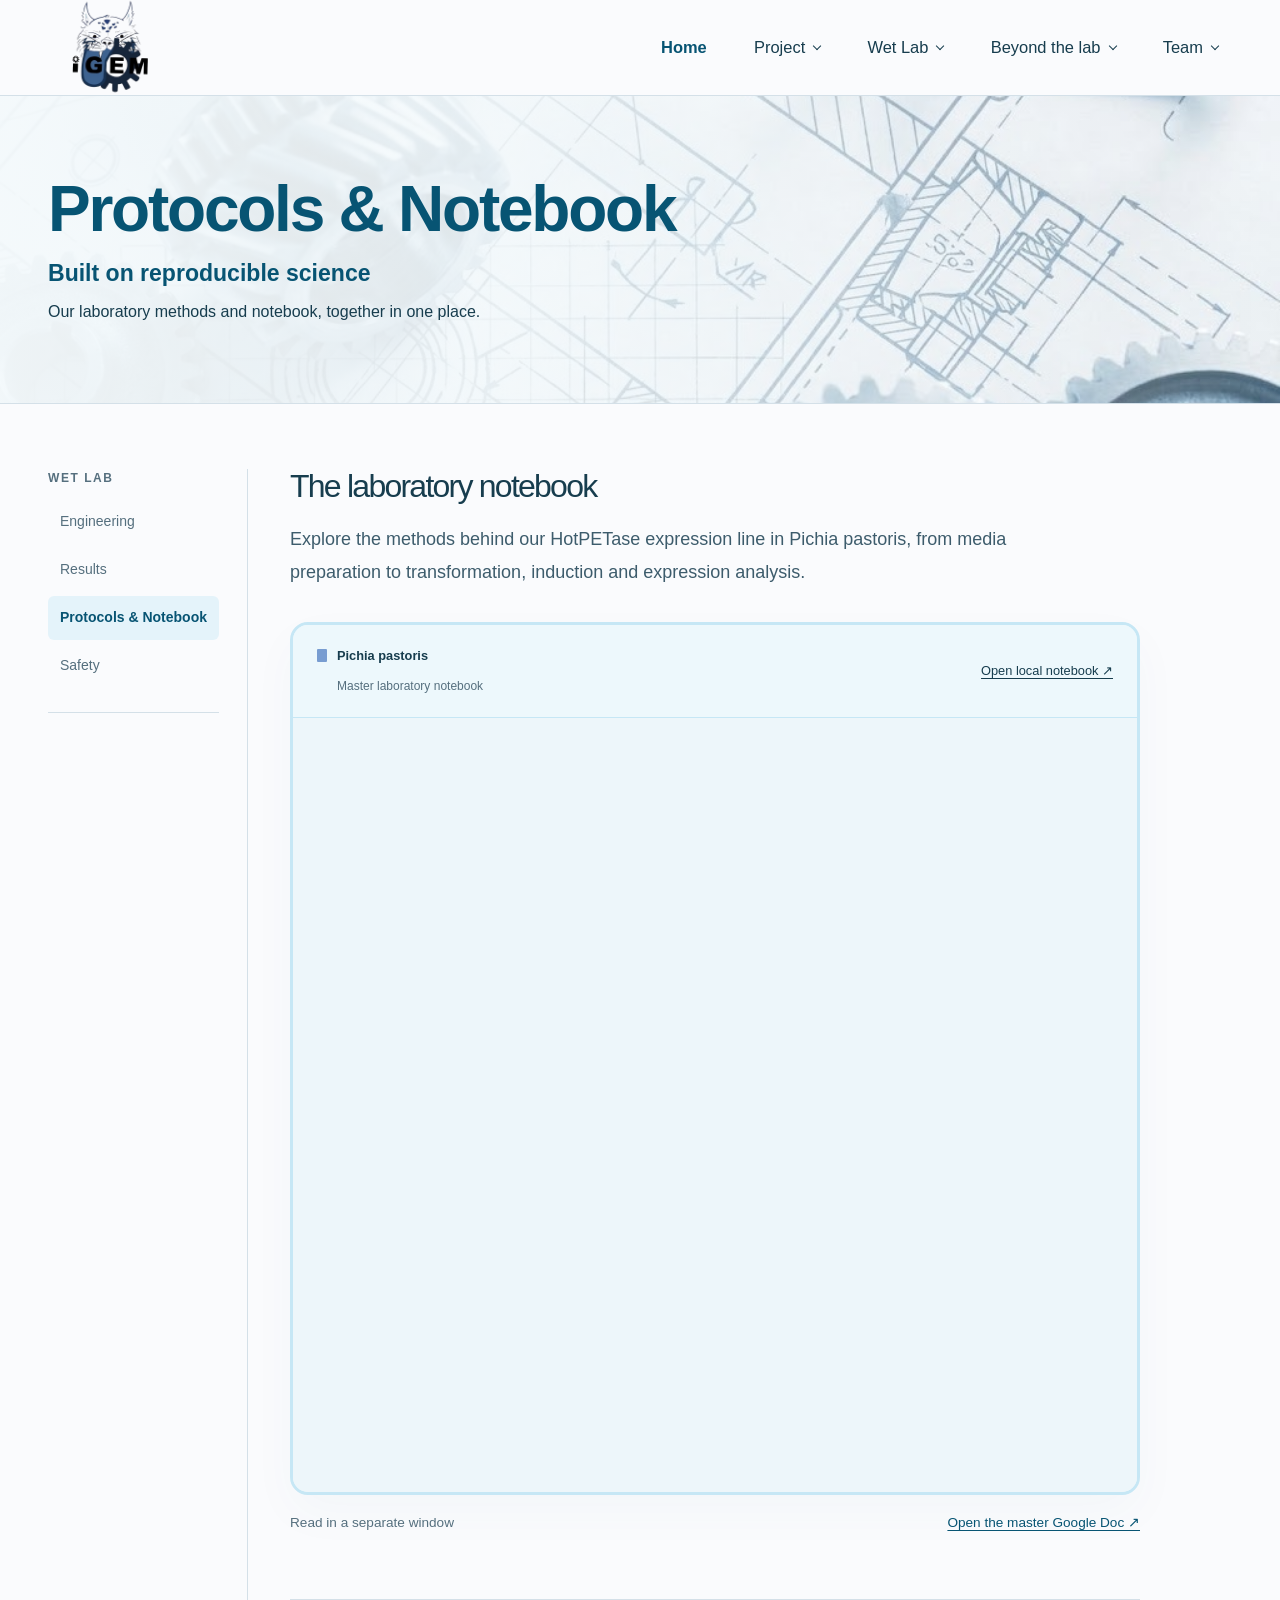
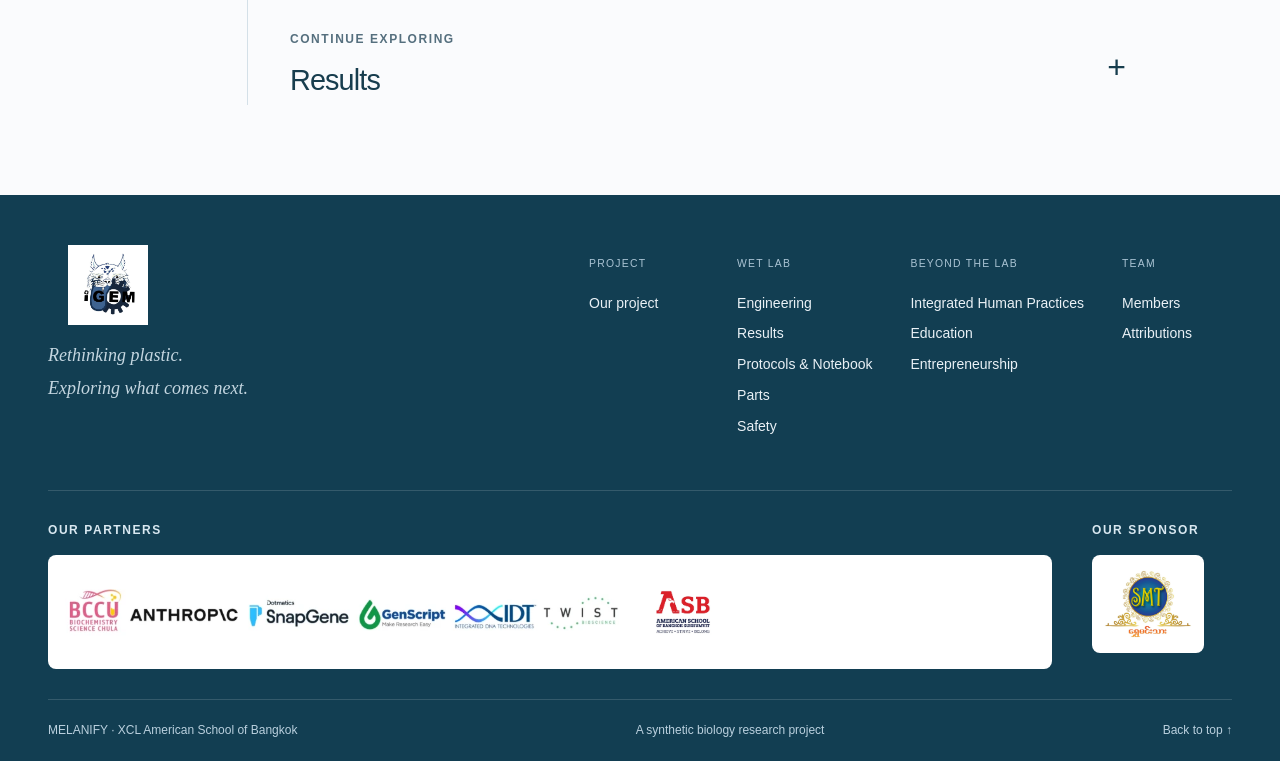
<file: protocols.html>
<!DOCTYPE html>
<html lang="en">
 <head>
  <meta charset="utf-8"/>
  <meta content="width=device-width, initial-scale=1" name="viewport"/>
  <meta content="#075473" name="theme-color"/>
  <meta content="MELANIFY explores a biological pathway from PET plastic waste to allomelanin. Discover our engineering, research and community work." name="description"/>
  <title>
   Protocols &amp; Notebook | MELANIFY
  </title>
  <link href="assets/favicon.svg" rel="icon" type="image/svg+xml"/>
  <link href="styles.css" rel="stylesheet"/>
  <script defer="" src="script.js">
  </script>
  <link href="wetlab.css" rel="stylesheet"/>
     <style>
        .brand {
    display: flex;
    align-items: center;
    overflow: visible;
}
.brand-logo {
    width: 200px;
    height: auto;
    object-fit: contain;
}
    </style>
   <link rel="stylesheet" href="banner.css">
  <link rel="stylesheet" href="typography.css">
  <link rel="stylesheet" href="navigation-footer.css">
</head>
 <body class="protocols-page" data-page="protocols">
  <a class="skip-link" href="#main">
   Skip to content
  </a>
   <header class="site-header">
    <div class="header-inner">
      <a class="brand" href="index.html" aria-label="MELANIFY home">
        <img src="assets/logo-removebg-preview.png" alt="MELANIFY Logo" class="brand-logo" />
      </a> <button class="menu-toggle" type="button" aria-expanded="false"
        aria-controls="main-nav"><span></span><span></span><span class="sr-only">Toggle navigation</span></button>
      <nav id="main-nav" aria-label="Main navigation">
        <a href="index.html" aria-current="page">Home</a>
        <details class="nav-group">
          <summary>Project<span class="chevron" aria-hidden="true"></span></summary>
          <div class="nav-dropdown">
            <a href="description.html">Description: Problem Breakdown</a>
          </div>
        </details>
        <details class="nav-group">
          <summary>Wet Lab<span class="chevron" aria-hidden="true"></span></summary>
          <div class="nav-dropdown">
            <a href="engineering.html">Engineering</a>
            <a href="results.html">Results</a>
            <a href="protocols.html">Protocols &amp; Notebook</a>
            <a href="parts.html">Parts</a>
            <!-- <a href="implementation.html">Implementation</a> -->
            <a href="safety.html">Safety</a>
          </div>
        </details>
        <details class="nav-group">
          <summary>Beyond the lab<span class="chevron" aria-hidden="true"></span></summary>
          <div class="nav-dropdown">
            <a href="human-practices.html">Integrated Human Practices</a>
            <a href="education.html">Education</a>
            <a href="entrepreneurship.html">Entrepreneurship</a>
          </div>
        </details>
        <details class="nav-group">
          <summary>Team<span class="chevron" aria-hidden="true"></span></summary>
          <div class="nav-dropdown">
            <a href="members.html">Members</a>
            <a href="attributions.html">Attributions</a>
          </div>
        </details>
      </nav>
    </div>
    <div class="reading-progress" aria-hidden="true"></div>
  </header>


 
  <section class="page-banner" id="top" aria-labelledby="page-title">
    <img src="images/banner.jpeg" alt="" width="1024" height="589" decoding="async" fetchpriority="high">
    <div class="page-banner-content wrap">
      <div class="page-banner-copy">
        <h1 id="page-title">Protocols &amp; Notebook</h1>
        <p class="page-banner-subtitle">Built on reproducible science</p>
        <p class="page-banner-description">Our laboratory methods and notebook, together in one place.</p>
      </div>
    </div>
  </section>
  <main id="main">
   <!-- <section class="chapter-hero wetlab-hero" id="top">
    <div class="wrap">
     <div class="breadcrumb">
      <a href="index.html">
       Home
      </a>
      <span>
       /
      </span>
      Protocols
     </div>
     <h1>
      Protocols &amp; Notebook
     </h1>
     <p class="chapter-subtitle">
      Built on reproducible science
     </p>
     <p class="hero-footnote">
      Our methods, together in one place
     </p>
    </div>
   </section> -->
   <div class="article-layout wrap protocol-layout">
    <aside class="article-sidebar">
     <div class="toc-sticky">
      <nav aria-label="Wet lab pages" class="wetlab-nav">
       <span class="small-label">
        WET LAB
       </span>
       <a href="engineering.html">
        Engineering
       </a>
       <a href="results.html">
        Results
       </a>
       <a aria-current="page" href="protocols.html">
        Protocols &amp; Notebook
       </a>
       <a href="safety.html">
        Safety
       </a>
      </nav>
     </div>
    </aside>
    <article class="article-content" id="chapter-content">
     <section class="protocol-intro">
      <h2 id="notebook">
       The laboratory notebook
      </h2>
      <p>
       Explore the methods behind our HotPETase expression line in Pichia pastoris, from media preparation to transformation, induction and expression analysis.
      </p>
      <div class="notebook-viewer">
       <div class="notebook-toolbar">
        <div>
         <span aria-hidden="true" class="notebook-dot">
         </span>
         <strong>
          Pichia pastoris
         </strong>
         <span>
          Master laboratory notebook
         </span>
        </div>
        <a href="notebook.html" rel="noopener" target="_blank">
         Open local notebook ↗
        </a>
       </div>
       <iframe loading="lazy" referrerpolicy="strict-origin-when-cross-origin" src="https://docs.google.com/document/d/1A-hqsZKO9nWSfkPFWCmZFXvTdZetc4TbwQMQ-kziJSQ/preview" title="MELANIFY master laboratory notebook in Google Docs">
       </iframe>
      </div>
      <div class="document-link">
       <span>
        Read in a separate window
       </span>
       <a href="https://docs.google.com/document/d/1A-hqsZKO9nWSfkPFWCmZFXvTdZetc4TbwQMQ-kziJSQ/edit?usp=sharing" rel="noopener noreferrer" target="_blank">
        Open the master Google Doc ↗
       </a>
      </div>
     </section>
     <a class="next-chapter" data-reveal="" href="results.html" id="chapter-next">
      <span>
       <span class="small-label">
        CONTINUE EXPLORING
       </span>
       <strong>
        Results
       </strong>
      </span>
      <span aria-hidden="true" class="next-plus">
       +
      </span>
     </a>
    </article>
   </div>
  </main>
  <footer class="site-footer">
    <div class="footer-top">
    
    <div><a class="brand" href="index.html" aria-label="MELANIFY home">
    <img src="images/logo2.jpeg" alt="MELANIFY Logo" class="footer-logo" style="width: 80px;"></a>
        <p>Rethinking plastic.<br>Exploring what comes next.</p>
      </div>
      <nav class="footer-links" aria-label="Footer navigation">
        <div><span>PROJECT</span><a href="description.html">Our project</a></div>
        <div><span>WET LAB</span><a href="engineering.html">Engineering</a><a href="results.html">Results</a><a
            href="protocols.html">Protocols &amp; Notebook</a><a href="parts.html">Parts</a><a
            href="safety.html">Safety</a></div>
        <div><span>BEYOND THE LAB</span><a href="human-practices.html">Integrated Human Practices</a><a
            href="education.html">Education</a><a href="entrepreneurship.html">Entrepreneurship</a></div>
        <div><span>TEAM</span><a href="members.html">Members</a><a href="attributions.html">Attributions</a></div>
      </nav>
    </div>
    <div class="footer-sponsor-row">
      <div class="footer-partners">
        <h2 class="eyebrow">OUR PARTNERS</h2>
        <div class="footer-partner-logos">
          <img class="partner-strip" src="assets/client-partners.webp" alt="BCCU Biochemistry Science Chula, Anthropic, SnapGene, GenScript, IDT, and Twist Bioscience" width="882" height="73" loading="lazy">
          <img class="school-logo" src="assets/client-asb.webp" alt="American School of Bangkok Sukhumvit" width="447" height="447" loading="lazy">
        </div>
      </div>
      <div class="sponsor-group">
        <h2 class="eyebrow">OUR SPONSOR</h2>
        <img src="assets/client-smt.webp" alt="SMT sponsor logo" width="1280" height="1080" loading="lazy">
      </div>
    </div>
    <div class="footer-bottom"><span>MELANIFY · XCL American School of Bangkok</span><span>A synthetic biology research
        project</span><a href="#top">Back to top ↑</a></div>
  </footer>
  <dialog aria-label="Enlarged research figure" class="figure-dialog">
   <button aria-label="Close enlarged figure" class="dialog-close">
    Close
    <span aria-hidden="true">
     ×
    </span>
   </button>
   <img alt=""/>
   <p>
    MELANIFY · Research figure
   </p>
  </dialog>
  
 </body>
</html>
</file>
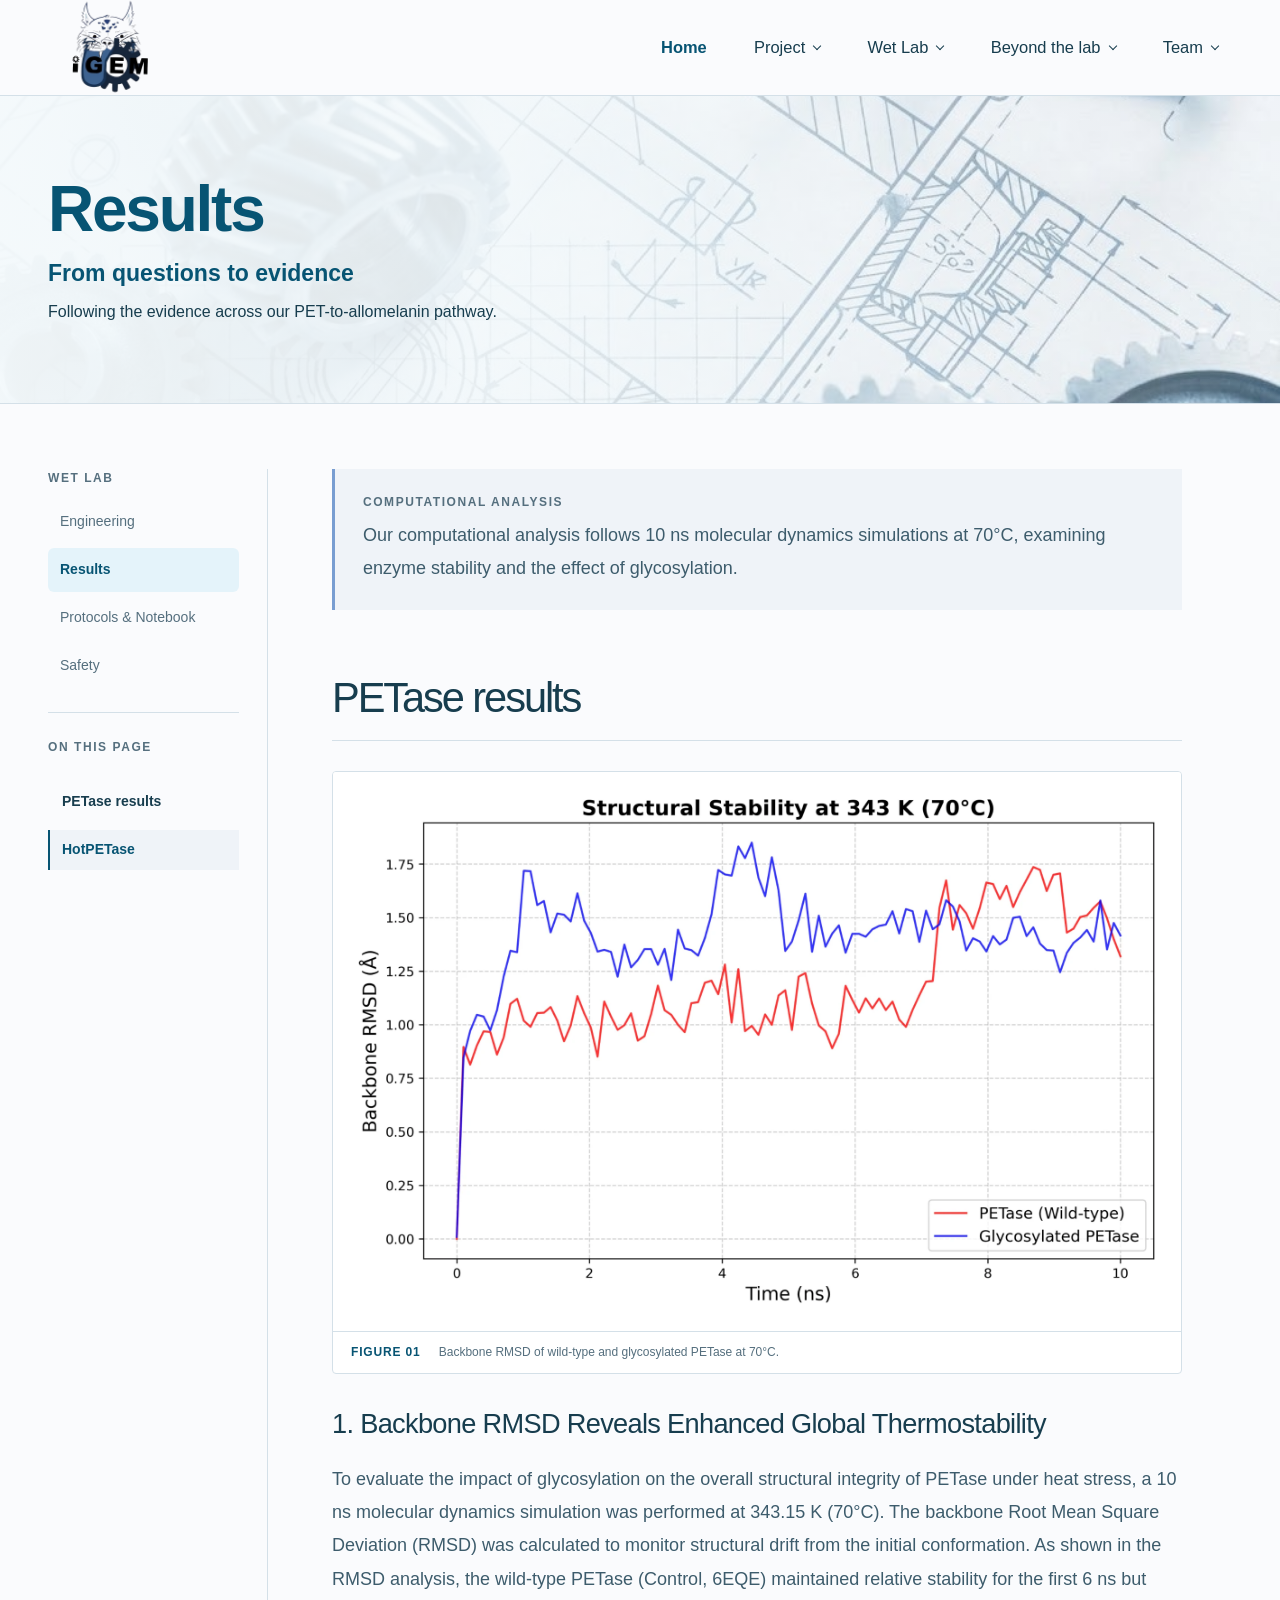
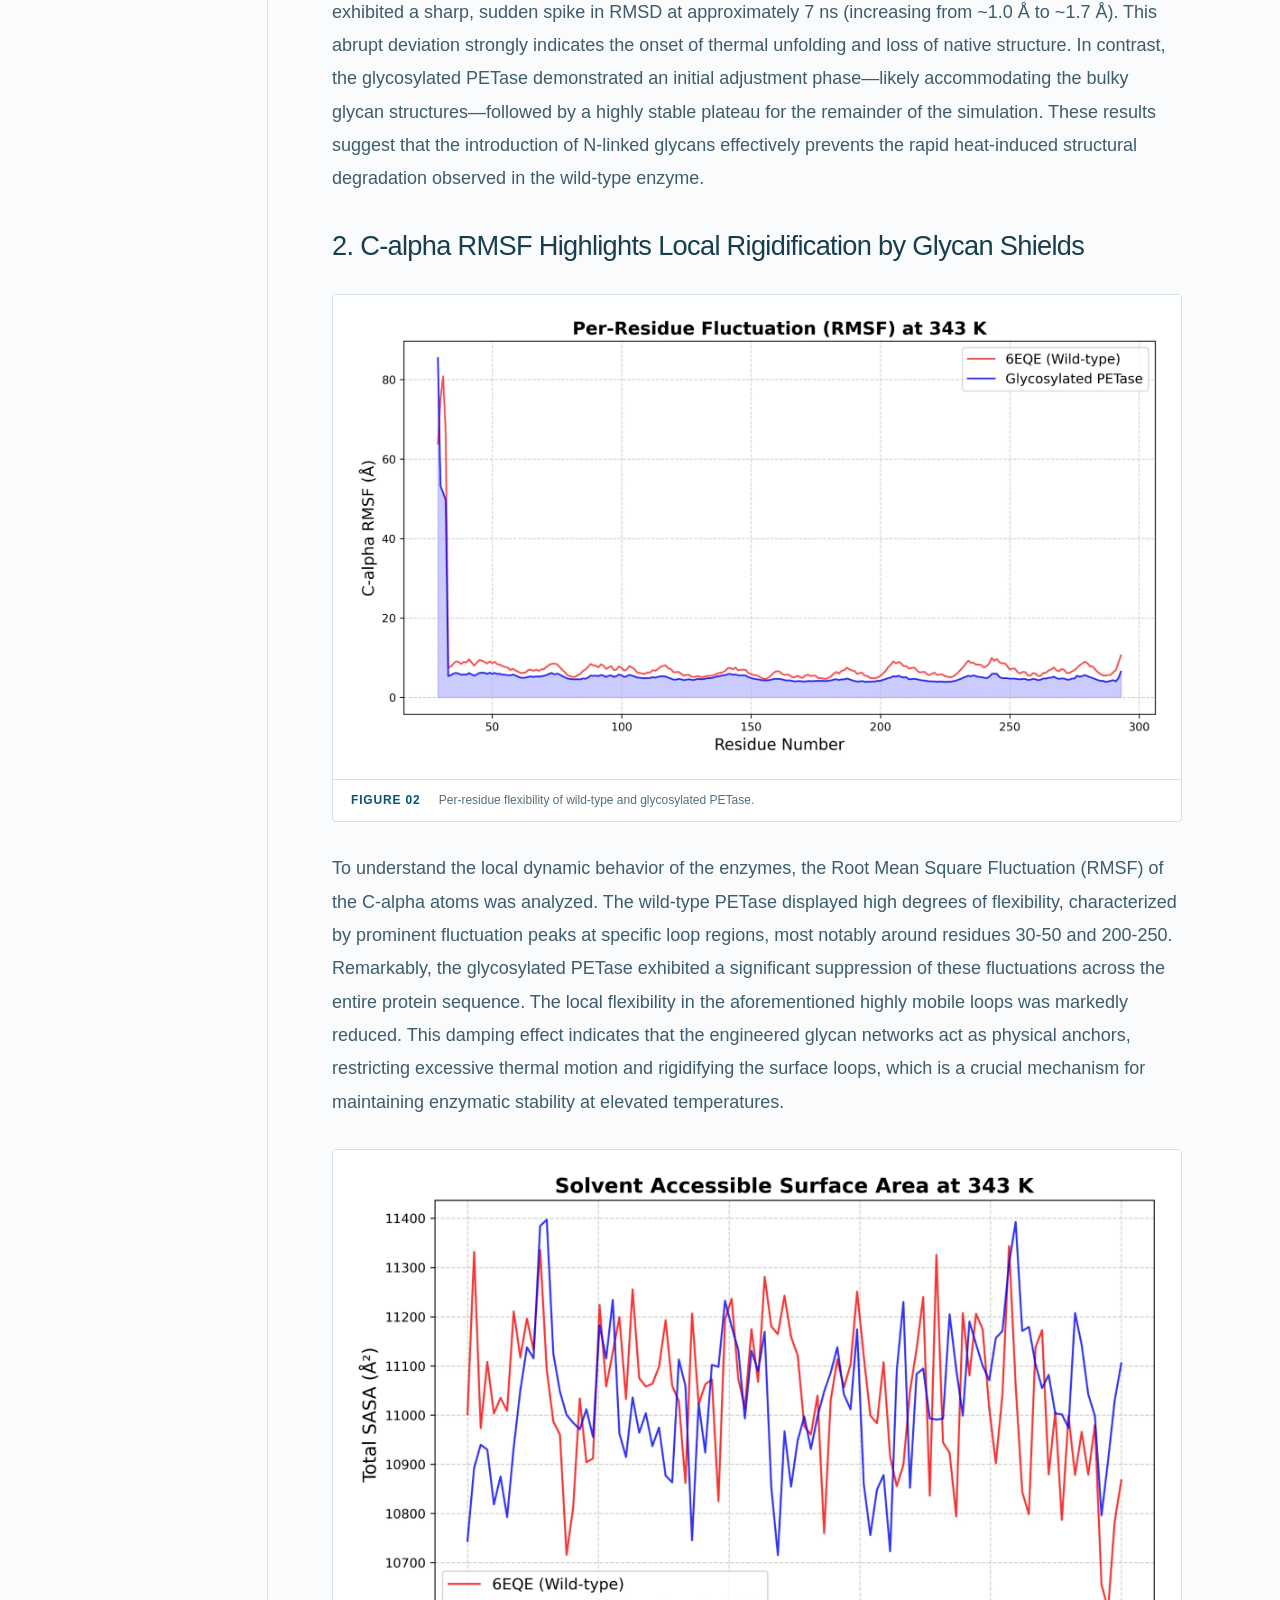
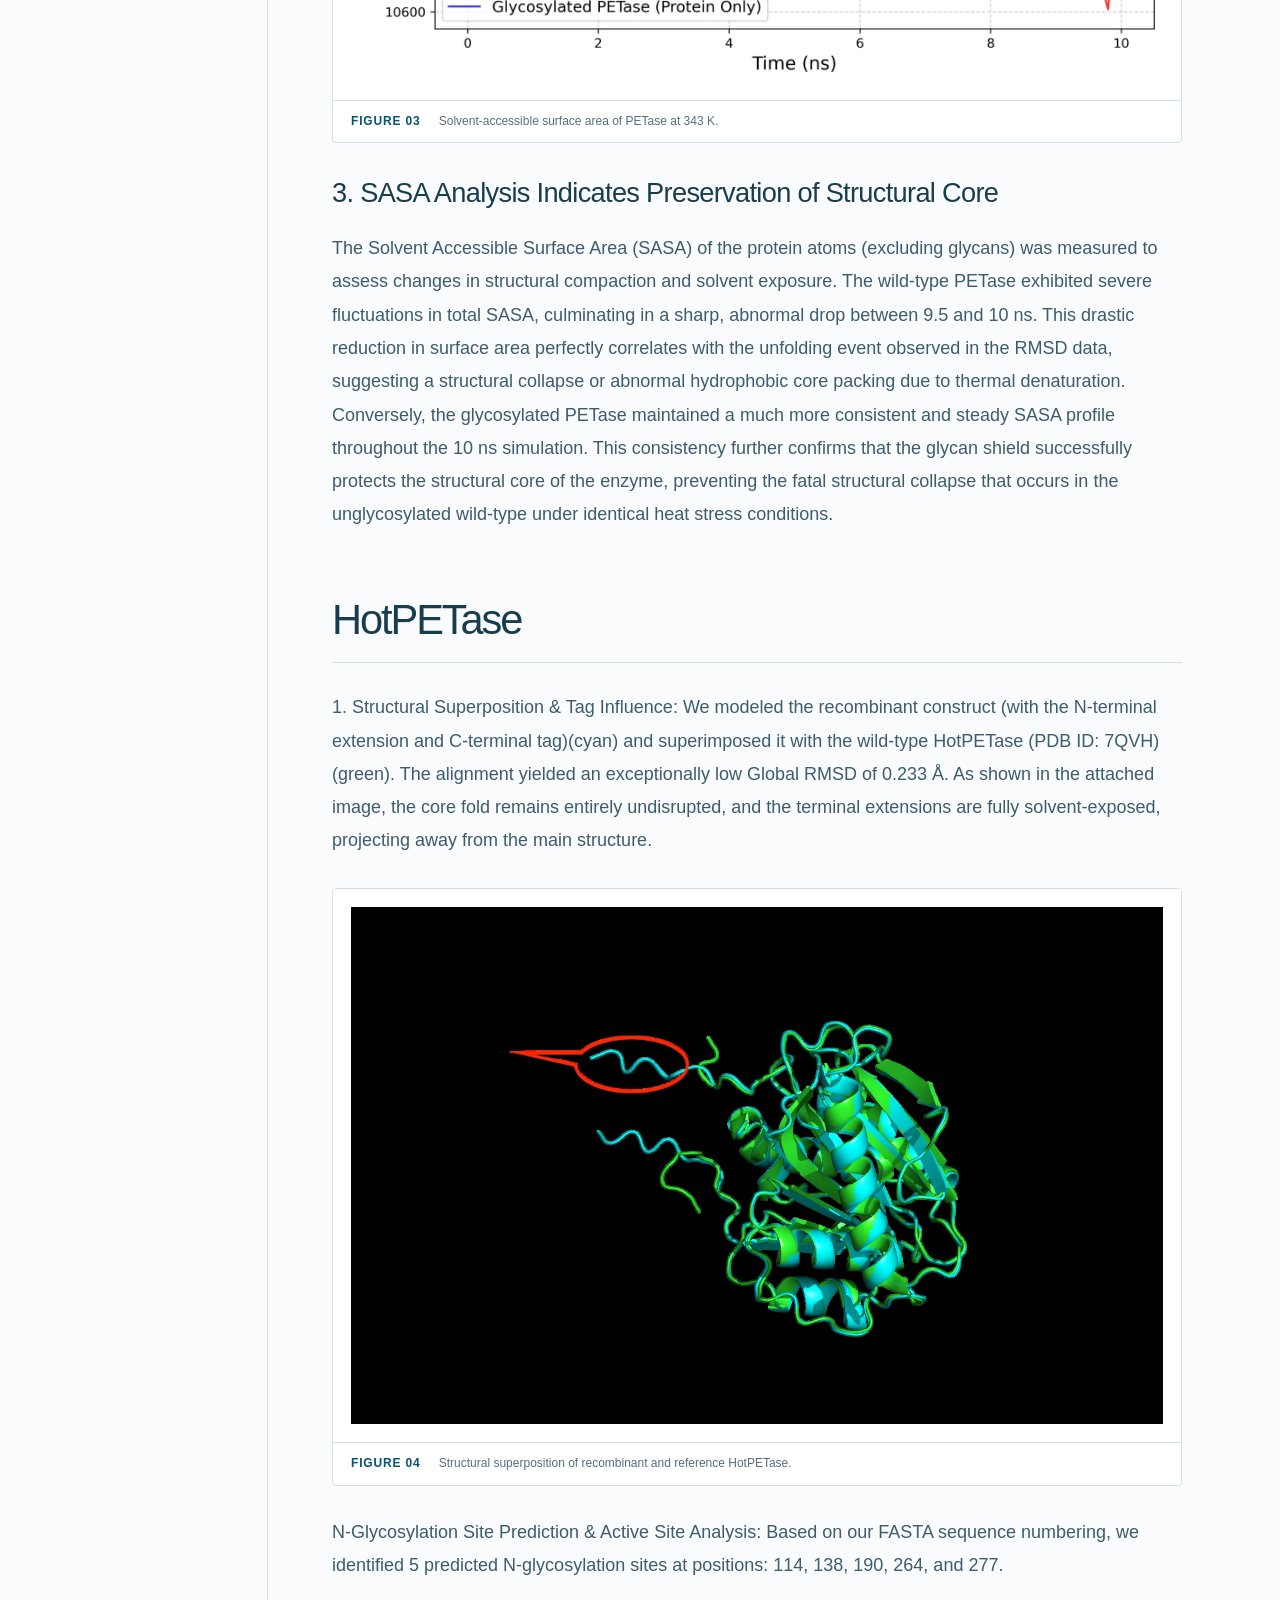
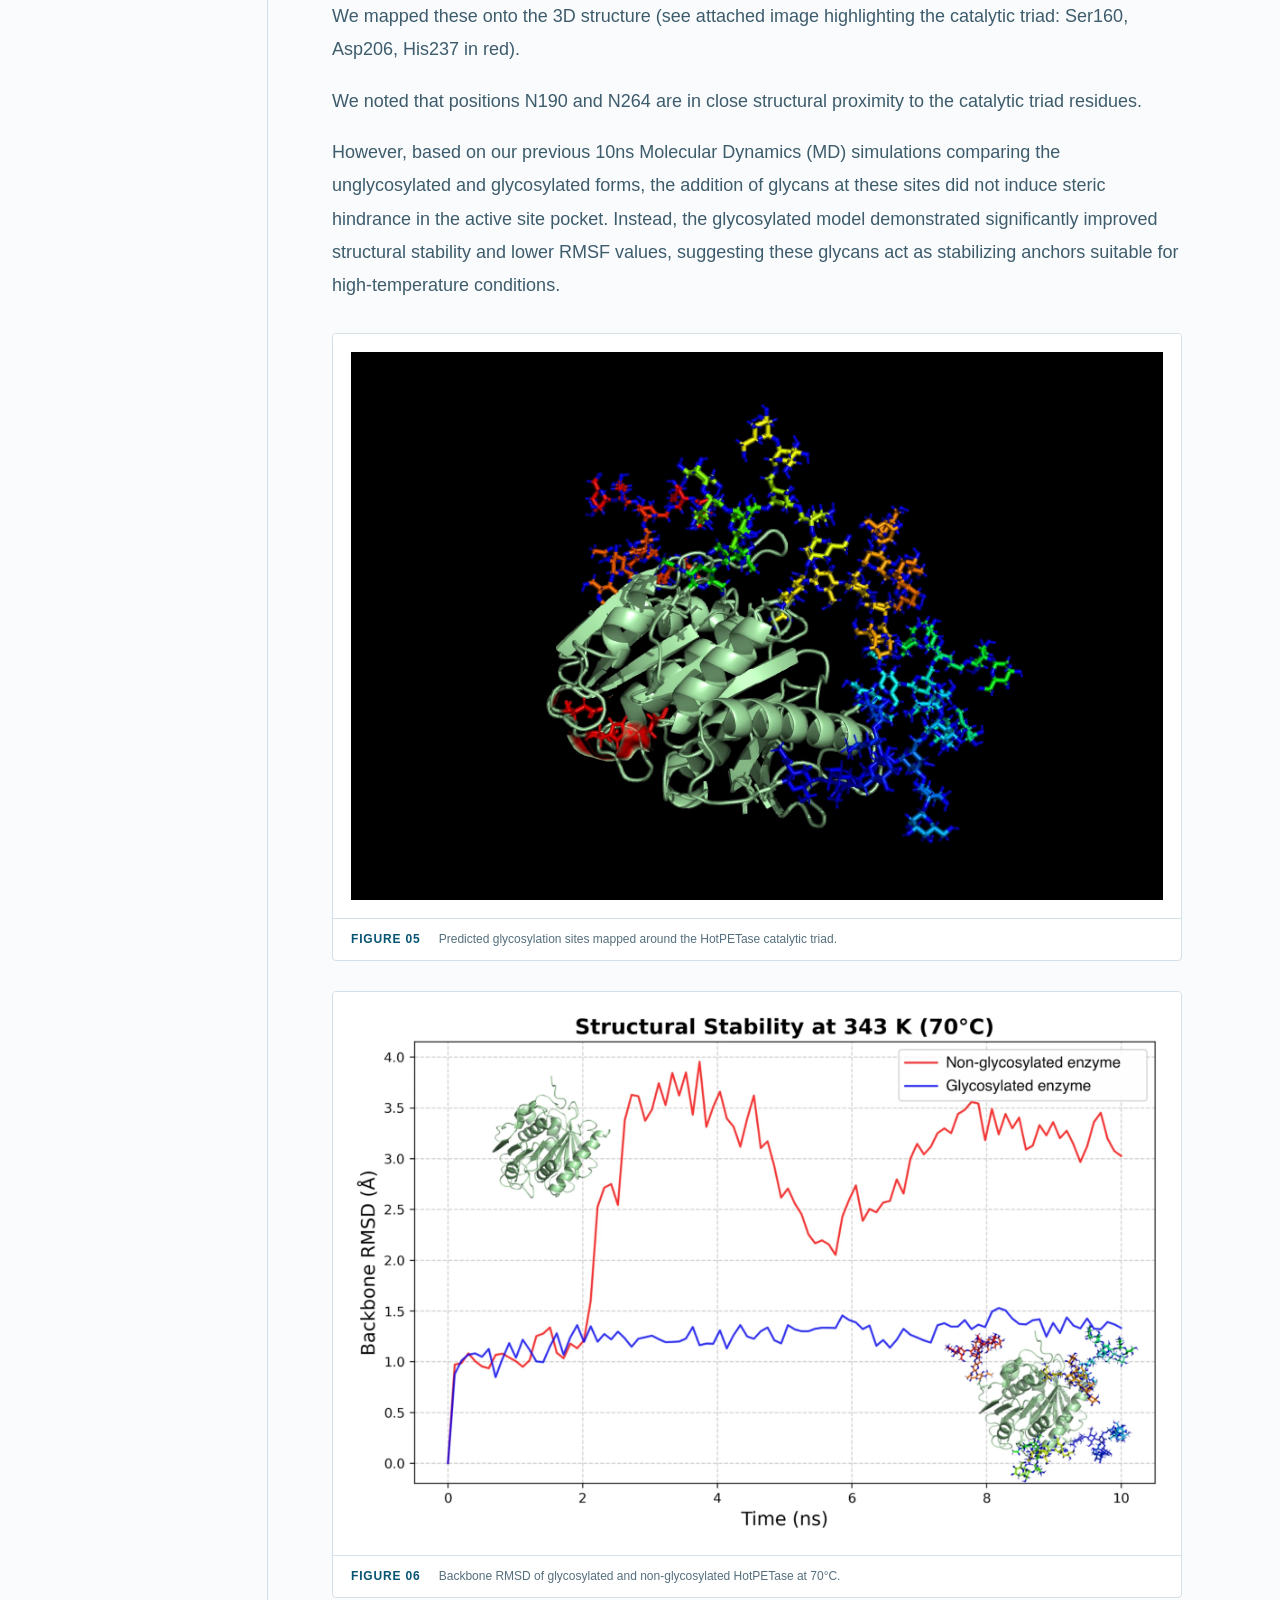
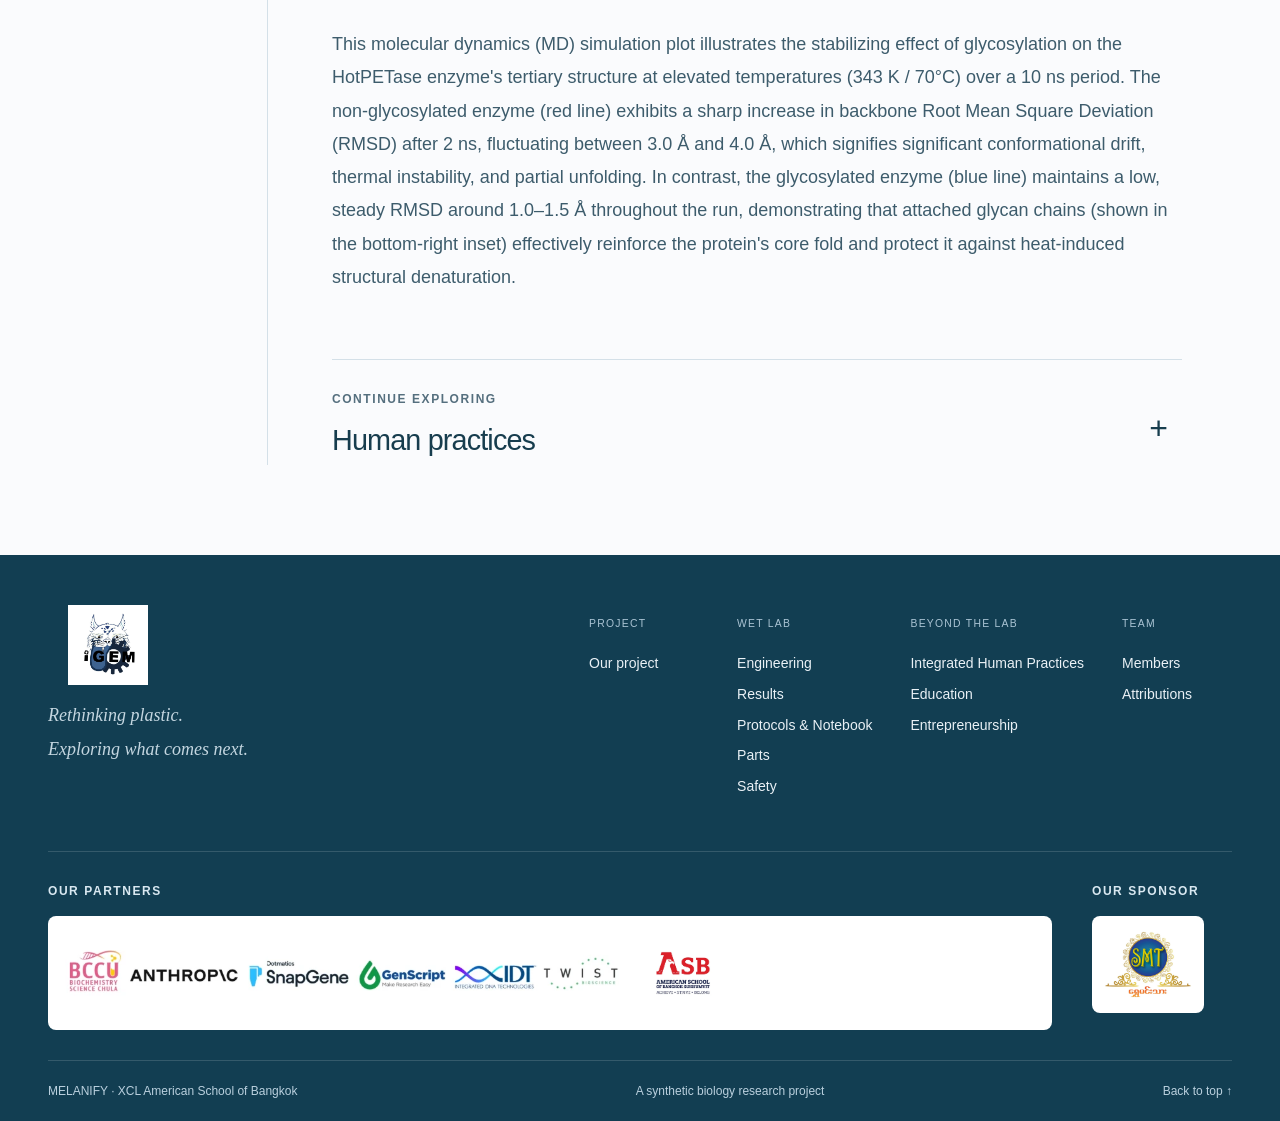
<file: results.html>
<!DOCTYPE html>
<html lang="en">
 <head>
  <meta charset="utf-8"/>
  <meta content="width=device-width, initial-scale=1" name="viewport"/>
  <meta content="#075473" name="theme-color"/>
  <meta content="MELANIFY explores a biological pathway from PET plastic waste to allomelanin. Discover our engineering, research and community work." name="description"/>
  <title>
   Results | MELANIFY
  </title>
  <link href="assets/favicon.svg" rel="icon" type="image/svg+xml"/>
  <link href="styles.css" rel="stylesheet"/>
  <script defer="" src="script.js">
  </script>
  <link href="wetlab.css" rel="stylesheet"/>
     <style>
        .brand {
    display: flex;
    align-items: center;
    overflow: visible;
}
.brand-logo {
    width: 200px;
    height: auto;
    object-fit: contain;
}
    </style>
   <link rel="stylesheet" href="banner.css">
  <link rel="stylesheet" href="typography.css">
  <link rel="stylesheet" href="navigation-footer.css">
</head>
 <body data-page="results">
  <a class="skip-link" href="#main">
   Skip to content
  </a>
 <header class="site-header">
    <div class="header-inner">
      <a class="brand" href="index.html" aria-label="MELANIFY home">
        <img src="assets/logo-removebg-preview.png" alt="MELANIFY Logo" class="brand-logo" />
      </a> <button class="menu-toggle" type="button" aria-expanded="false"
        aria-controls="main-nav"><span></span><span></span><span class="sr-only">Toggle navigation</span></button>
      <nav id="main-nav" aria-label="Main navigation">
        <a href="index.html" aria-current="page">Home</a>
        <details class="nav-group">
          <summary>Project<span class="chevron" aria-hidden="true"></span></summary>
          <div class="nav-dropdown">
            <a href="description.html">Description: Problem Breakdown</a>
          </div>
        </details>
        <details class="nav-group">
          <summary>Wet Lab<span class="chevron" aria-hidden="true"></span></summary>
          <div class="nav-dropdown">
            <a href="engineering.html">Engineering</a>
            <a href="results.html">Results</a>
            <a href="protocols.html">Protocols &amp; Notebook</a>
            <a href="parts.html">Parts</a>
            <!-- <a href="implementation.html">Implementation</a> -->
            <a href="safety.html">Safety</a>
          </div>
        </details>
        <details class="nav-group">
          <summary>Beyond the lab<span class="chevron" aria-hidden="true"></span></summary>
          <div class="nav-dropdown">
            <a href="human-practices.html">Integrated Human Practices</a>
            <a href="education.html">Education</a>
            <a href="entrepreneurship.html">Entrepreneurship</a>
          </div>
        </details>
        <details class="nav-group">
          <summary>Team<span class="chevron" aria-hidden="true"></span></summary>
          <div class="nav-dropdown">
            <a href="members.html">Members</a>
            <a href="attributions.html">Attributions</a>
          </div>
        </details>
      </nav>
    </div>
    <div class="reading-progress" aria-hidden="true"></div>
  </header>

    <section class="page-banner" id="top" aria-labelledby="page-title">
    <img src="images/banner.jpeg" alt="" width="1024" height="589" decoding="async" fetchpriority="high">
    <div class="page-banner-content wrap">
      <div class="page-banner-copy">
        <h1 id="page-title">Results</h1>
        <p class="page-banner-subtitle">From questions to evidence</p>
        <p class="page-banner-description">Following the evidence across our PET-to-allomelanin pathway.</p>
      </div>
    </div>
  </section>
  <main id="main">
   <!-- <section class="chapter-hero wetlab-hero" id="top">
    <div class="wrap">
     <div class="breadcrumb">
      <a href="index.html">
       Home
      </a>
      <span>
       /
      </span>
      Results
     </div>
     <h1>
      Results
     </h1>
     <p class="chapter-subtitle">
      From questions to evidence
     </p>
     <p class="hero-footnote">
      Following the evidence across our pathway
     </p>
    </div>
   </section> -->
   <div class="article-layout wrap">
    <aside class="article-sidebar">
     <div class="toc-sticky">
      <nav aria-label="Wet lab pages" class="wetlab-nav">
       <span class="small-label">
        WET LAB
       </span>
       <a href="engineering.html">
        Engineering
       </a>
       <a aria-current="page" href="results.html">
        Results
       </a>
       <a href="protocols.html">
        Protocols &amp; Notebook
       </a>
       <a href="safety.html">
        Safety
       </a>
      </nav>
      <span class="small-label">
       ON THIS PAGE
      </span>
      <nav aria-label="Chapter contents" class="toc">
       <a class="toc-primary" href="#petase-results">
        PETase results
       </a>
       <a class="toc-primary" href="#hotpetase">
        HotPETase
       </a>
      </nav>
     </div>
    </aside>
    <article class="article-content" id="chapter-content">
     <div class="article-callout">
      <span class="small-label">
       COMPUTATIONAL ANALYSIS
      </span>
      <p>
       Our computational analysis follows 10 ns molecular dynamics simulations at 70°C, examining enzyme stability and the effect of glycosylation.
      </p>
     </div>
     <h2 class="" data-reveal="" id="petase-results">
      PETase results
     </h2>
     <figure class="research-figure">
      <a aria-label="Enlarge: Backbone RMSD of wild-type and glycosylated PETase at 70°C." class="figure-open" data-alt="Backbone RMSD of wild-type and glycosylated PETase at 70°C." data-image="assets/client-wetlab-figure-44-1.webp" href="assets/client-wetlab-figure-44-1.webp" rel="noopener" target="_blank">
       <img alt="Backbone RMSD of wild-type and glycosylated PETase at 70°C." height="1158" loading="lazy" src="assets/client-wetlab-figure-44-1.webp" width="1800"/>
       <span class="figure-zoom">
        View full size
       </span>
      </a>
      <figcaption>
       <span>
        FIGURE 01
       </span>
       Backbone RMSD of wild-type and glycosylated PETase at 70°C.
      </figcaption>
     </figure>
     <h3 class="" id="1-backbone-rmsd-reveals-enhanced-global-thermostability">
      1. Backbone RMSD Reveals Enhanced Global Thermostability
     </h3>
     <p>
      To evaluate the impact of glycosylation on the overall structural integrity of PETase under heat stress, a 10 ns molecular dynamics simulation was performed at 343.15 K (70°C). The backbone Root Mean Square Deviation (RMSD) was calculated to monitor structural drift from the initial conformation. As shown in the RMSD analysis, the wild-type PETase (Control, 6EQE) maintained relative stability for the first 6 ns but exhibited a sharp, sudden spike in RMSD at approximately 7 ns (increasing from ~1.0 Å to ~1.7 Å). This abrupt deviation strongly indicates the onset of thermal unfolding and loss of native structure. In contrast, the glycosylated PETase demonstrated an initial adjustment phase—likely accommodating the bulky glycan structures—followed by a highly stable plateau for the remainder of the simulation. These results suggest that the introduction of N-linked glycans effectively prevents the rapid heat-induced structural degradation observed in the wild-type enzyme.
     </p>
     <h3 class="" id="2-c-alpha-rmsf-highlights-local-rigidification-by-glycan-shields">
      2. C-alpha RMSF Highlights Local Rigidification by Glycan Shields
     </h3>
     <figure class="research-figure">
      <a aria-label="Enlarge: Per-residue flexibility of wild-type and glycosylated PETase." class="figure-open" data-alt="Per-residue flexibility of wild-type and glycosylated PETase." data-image="assets/client-wetlab-figure-45-1.webp" href="assets/client-wetlab-figure-45-1.webp" rel="noopener" target="_blank">
       <img alt="Per-residue flexibility of wild-type and glycosylated PETase." height="993" loading="lazy" src="assets/client-wetlab-figure-45-1.webp" width="1800"/>
       <span class="figure-zoom">
        View full size
       </span>
      </a>
      <figcaption>
       <span>
        FIGURE 02
       </span>
       Per-residue flexibility of wild-type and glycosylated PETase.
      </figcaption>
     </figure>
     <p>
      To understand the local dynamic behavior of the enzymes, the Root Mean Square Fluctuation (RMSF) of the C-alpha atoms was analyzed. The wild-type PETase displayed high degrees of flexibility, characterized by prominent fluctuation peaks at specific loop regions, most notably around residues 30-50 and 200-250. Remarkably, the glycosylated PETase exhibited a significant suppression of these fluctuations across the entire protein sequence. The local flexibility in the aforementioned highly mobile loops was markedly reduced. This damping effect indicates that the engineered glycan networks act as physical anchors, restricting excessive thermal motion and rigidifying the surface loops, which is a crucial mechanism for maintaining enzymatic stability at elevated temperatures.
     </p>
     <figure class="research-figure">
      <a aria-label="Enlarge: Solvent-accessible surface area of PETase at 343 K." class="figure-open" data-alt="Solvent-accessible surface area of PETase at 343 K." data-image="assets/client-wetlab-figure-46-1.webp" href="assets/client-wetlab-figure-46-1.webp" rel="noopener" target="_blank">
       <img alt="Solvent-accessible surface area of PETase at 343 K." height="1140" loading="lazy" src="assets/client-wetlab-figure-46-1.webp" width="1800"/>
       <span class="figure-zoom">
        View full size
       </span>
      </a>
      <figcaption>
       <span>
        FIGURE 03
       </span>
       Solvent-accessible surface area of PETase at 343 K.
      </figcaption>
     </figure>
     <h3 class="" id="3-sasa-analysis-indicates-preservation-of-structural-core">
      3. SASA Analysis Indicates Preservation of Structural Core
     </h3>
     <p>
      The Solvent Accessible Surface Area (SASA) of the protein atoms (excluding glycans) was measured to assess changes in structural compaction and solvent exposure. The wild-type PETase exhibited severe fluctuations in total SASA, culminating in a sharp, abnormal drop between 9.5 and 10 ns. This drastic reduction in surface area perfectly correlates with the unfolding event observed in the RMSD data, suggesting a structural collapse or abnormal hydrophobic core packing due to thermal denaturation. Conversely, the glycosylated PETase maintained a much more consistent and steady SASA profile throughout the 10 ns simulation. This consistency further confirms that the glycan shield successfully protects the structural core of the enzyme, preventing the fatal structural collapse that occurs in the unglycosylated wild-type under identical heat stress conditions.
     </p>
     <h2 class="" data-reveal="" id="hotpetase">
      HotPETase
     </h2>
     <p>
      1. Structural Superposition &amp; Tag Influence: We modeled the recombinant construct (with the N-terminal extension and C-terminal tag)(cyan) and superimposed it with the wild-type HotPETase (PDB ID: 7QVH) (green). The alignment yielded an exceptionally low Global RMSD of 0.233 Å. As shown in the attached image, the core fold remains entirely undisrupted, and the terminal extensions are fully solvent-exposed, projecting away from the main structure.
     </p>
     <figure class="research-figure">
      <a aria-label="Enlarge: Structural superposition of recombinant and reference HotPETase." class="figure-open" data-alt="Structural superposition of recombinant and reference HotPETase." data-image="assets/client-wetlab-figure-48-1.webp" href="assets/client-wetlab-figure-48-1.webp" rel="noopener" target="_blank">
       <img alt="Structural superposition of recombinant and reference HotPETase." height="816" loading="lazy" src="assets/client-wetlab-figure-48-1.webp" width="1280"/>
       <span class="figure-zoom">
        View full size
       </span>
      </a>
      <figcaption>
       <span>
        FIGURE 04
       </span>
       Structural superposition of recombinant and reference HotPETase.
      </figcaption>
     </figure>
     <p>
      N-Glycosylation Site Prediction &amp; Active Site Analysis: Based on our FASTA sequence numbering, we identified 5 predicted N-glycosylation sites at positions: 114, 138, 190, 264, and 277.
     </p>
     <p>
      We mapped these onto the 3D structure (see attached image highlighting the catalytic triad: Ser160, Asp206, His237 in red).
     </p>
     <p>
      We noted that positions N190 and N264 are in close structural proximity to the catalytic triad residues.
     </p>
     <p>
      However, based on our previous 10ns Molecular Dynamics (MD) simulations comparing the unglycosylated and glycosylated forms, the addition of glycans at these sites did not induce steric hindrance in the active site pocket. Instead, the glycosylated model demonstrated significantly improved structural stability and lower RMSF values, suggesting these glycans act as stabilizing anchors suitable for high-temperature conditions.
     </p>
     <figure class="research-figure">
      <a aria-label="Enlarge: Predicted glycosylation sites mapped around the HotPETase catalytic triad." class="figure-open" data-alt="Predicted glycosylation sites mapped around the HotPETase catalytic triad." data-image="assets/client-wetlab-figure-49-1.webp" href="assets/client-wetlab-figure-49-1.webp" rel="noopener" target="_blank">
       <img alt="Predicted glycosylation sites mapped around the HotPETase catalytic triad." height="1134" loading="lazy" src="assets/client-wetlab-figure-49-1.webp" width="1680"/>
       <span class="figure-zoom">
        View full size
       </span>
      </a>
      <figcaption>
       <span>
        FIGURE 05
       </span>
       Predicted glycosylation sites mapped around the HotPETase catalytic triad.
      </figcaption>
     </figure>
     <figure class="research-figure">
      <a aria-label="Enlarge: Backbone RMSD of glycosylated and non-glycosylated HotPETase at 70°C." class="figure-open" data-alt="Backbone RMSD of glycosylated and non-glycosylated HotPETase at 70°C." data-image="assets/client-wetlab-figure-50-1.webp" href="assets/client-wetlab-figure-50-1.webp" rel="noopener" target="_blank">
       <img alt="Backbone RMSD of glycosylated and non-glycosylated HotPETase at 70°C." height="1168" loading="lazy" src="assets/client-wetlab-figure-50-1.webp" width="1800"/>
       <span class="figure-zoom">
        View full size
       </span>
      </a>
      <figcaption>
       <span>
        FIGURE 06
       </span>
       Backbone RMSD of glycosylated and non-glycosylated HotPETase at 70°C.
      </figcaption>
     </figure>
     <p>
      This molecular dynamics (MD) simulation plot illustrates the stabilizing effect of glycosylation on the HotPETase enzyme's tertiary structure at elevated temperatures (343 K / 70°C) over a 10 ns period. The non-glycosylated enzyme (red line) exhibits a sharp increase in backbone Root Mean Square Deviation (RMSD) after 2 ns, fluctuating between 3.0 Å and 4.0 Å, which signifies significant conformational drift, thermal instability, and partial unfolding. In contrast, the glycosylated enzyme (blue line) maintains a low, steady RMSD around 1.0–1.5 Å throughout the run, demonstrating that attached glycan chains (shown in the bottom-right inset) effectively reinforce the protein's core fold and protect it against heat-induced structural denaturation.
     </p>
     <a class="next-chapter" data-reveal="" href="human-practices.html" id="chapter-next">
      <span>
       <span class="small-label">
        CONTINUE EXPLORING
       </span>
       <strong>
        Human practices
       </strong>
      </span>
      <span aria-hidden="true" class="next-plus">
       +
      </span>
     </a>
    </article>
   </div>
  </main>
   <footer class="site-footer">
    <div class="footer-top">
    
    <div><a class="brand" href="index.html" aria-label="MELANIFY home">
    <img src="images/logo2.jpeg" alt="MELANIFY Logo" class="footer-logo" style="width: 80px;"></a>
        <p>Rethinking plastic.<br>Exploring what comes next.</p>
      </div>
      <nav class="footer-links" aria-label="Footer navigation">
        <div><span>PROJECT</span><a href="description.html">Our project</a></div>
        <div><span>WET LAB</span><a href="engineering.html">Engineering</a><a href="results.html">Results</a><a
            href="protocols.html">Protocols &amp; Notebook</a><a href="parts.html">Parts</a><a
            href="safety.html">Safety</a></div>
        <div><span>BEYOND THE LAB</span><a href="human-practices.html">Integrated Human Practices</a><a
            href="education.html">Education</a><a href="entrepreneurship.html">Entrepreneurship</a></div>
        <div><span>TEAM</span><a href="members.html">Members</a><a href="attributions.html">Attributions</a></div>
      </nav>
    </div>
    <div class="footer-sponsor-row">
      <div class="footer-partners">
        <h2 class="eyebrow">OUR PARTNERS</h2>
        <div class="footer-partner-logos">
          <img class="partner-strip" src="assets/client-partners.webp" alt="BCCU Biochemistry Science Chula, Anthropic, SnapGene, GenScript, IDT, and Twist Bioscience" width="882" height="73" loading="lazy">
          <img class="school-logo" src="assets/client-asb.webp" alt="American School of Bangkok Sukhumvit" width="447" height="447" loading="lazy">
        </div>
      </div>
      <div class="sponsor-group">
        <h2 class="eyebrow">OUR SPONSOR</h2>
        <img src="assets/client-smt.webp" alt="SMT sponsor logo" width="1280" height="1080" loading="lazy">
      </div>
    </div>
    <div class="footer-bottom"><span>MELANIFY · XCL American School of Bangkok</span><span>A synthetic biology research
        project</span><a href="#top">Back to top ↑</a></div>
  </footer>
  <dialog aria-label="Enlarged research figure" class="figure-dialog">
   <button aria-label="Close enlarged figure" class="dialog-close">
    Close
    <span aria-hidden="true">
     ×
    </span>
   </button>
   <img alt=""/>
   <p>
    MELANIFY · Research figure
   </p>
  </dialog>


    
 </body>
</html>
</file>
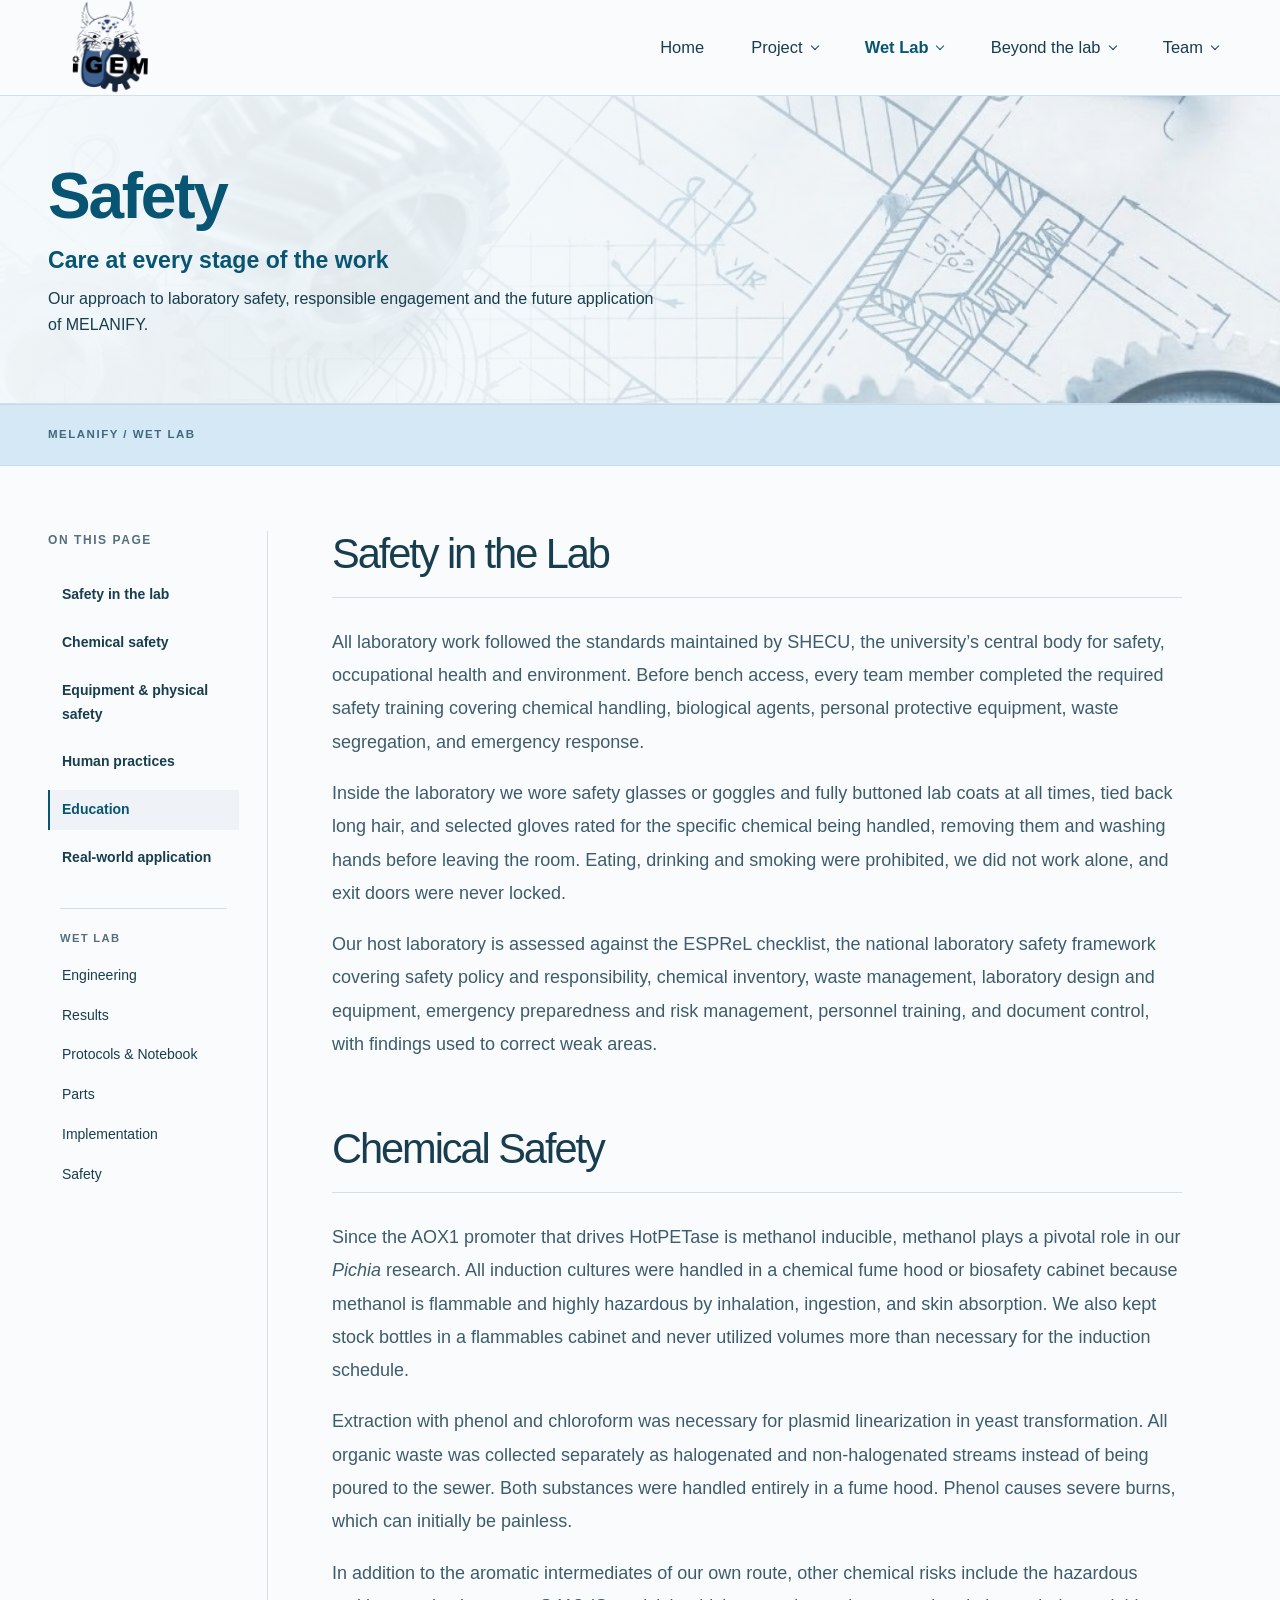
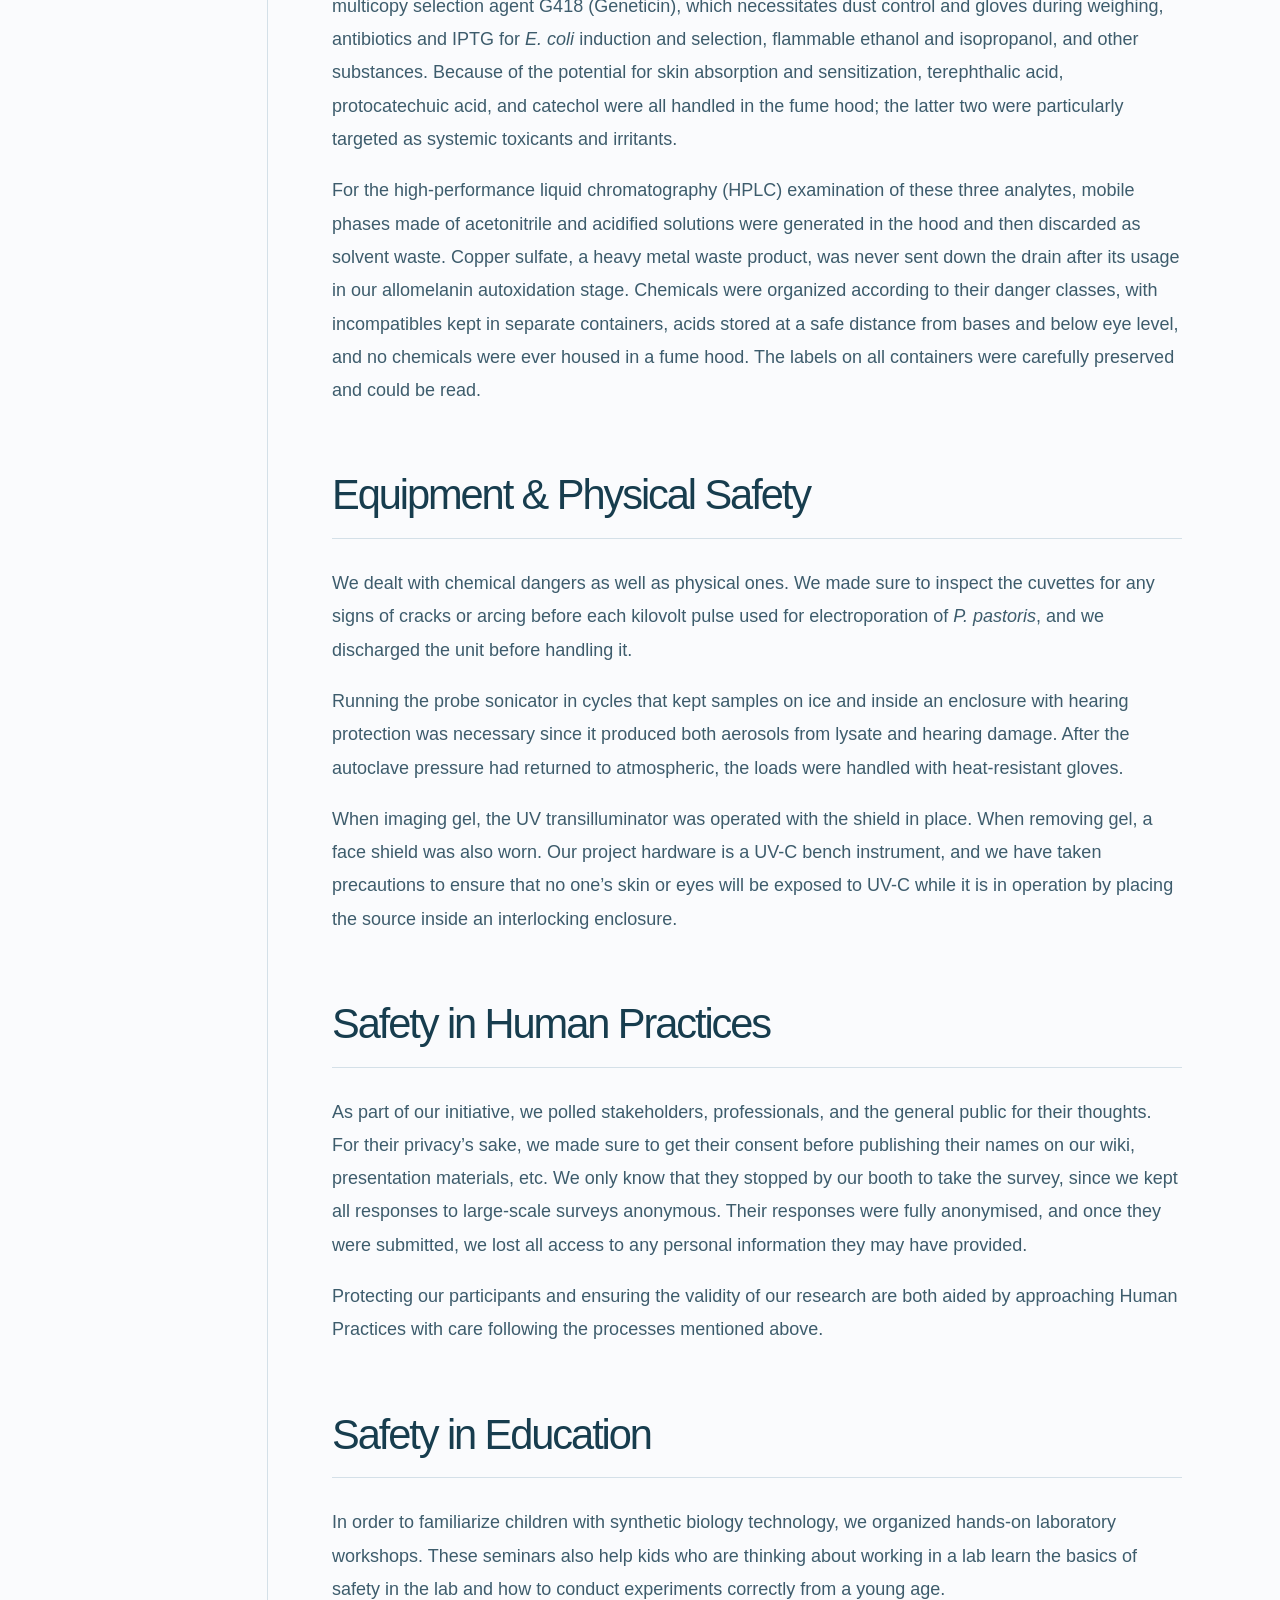
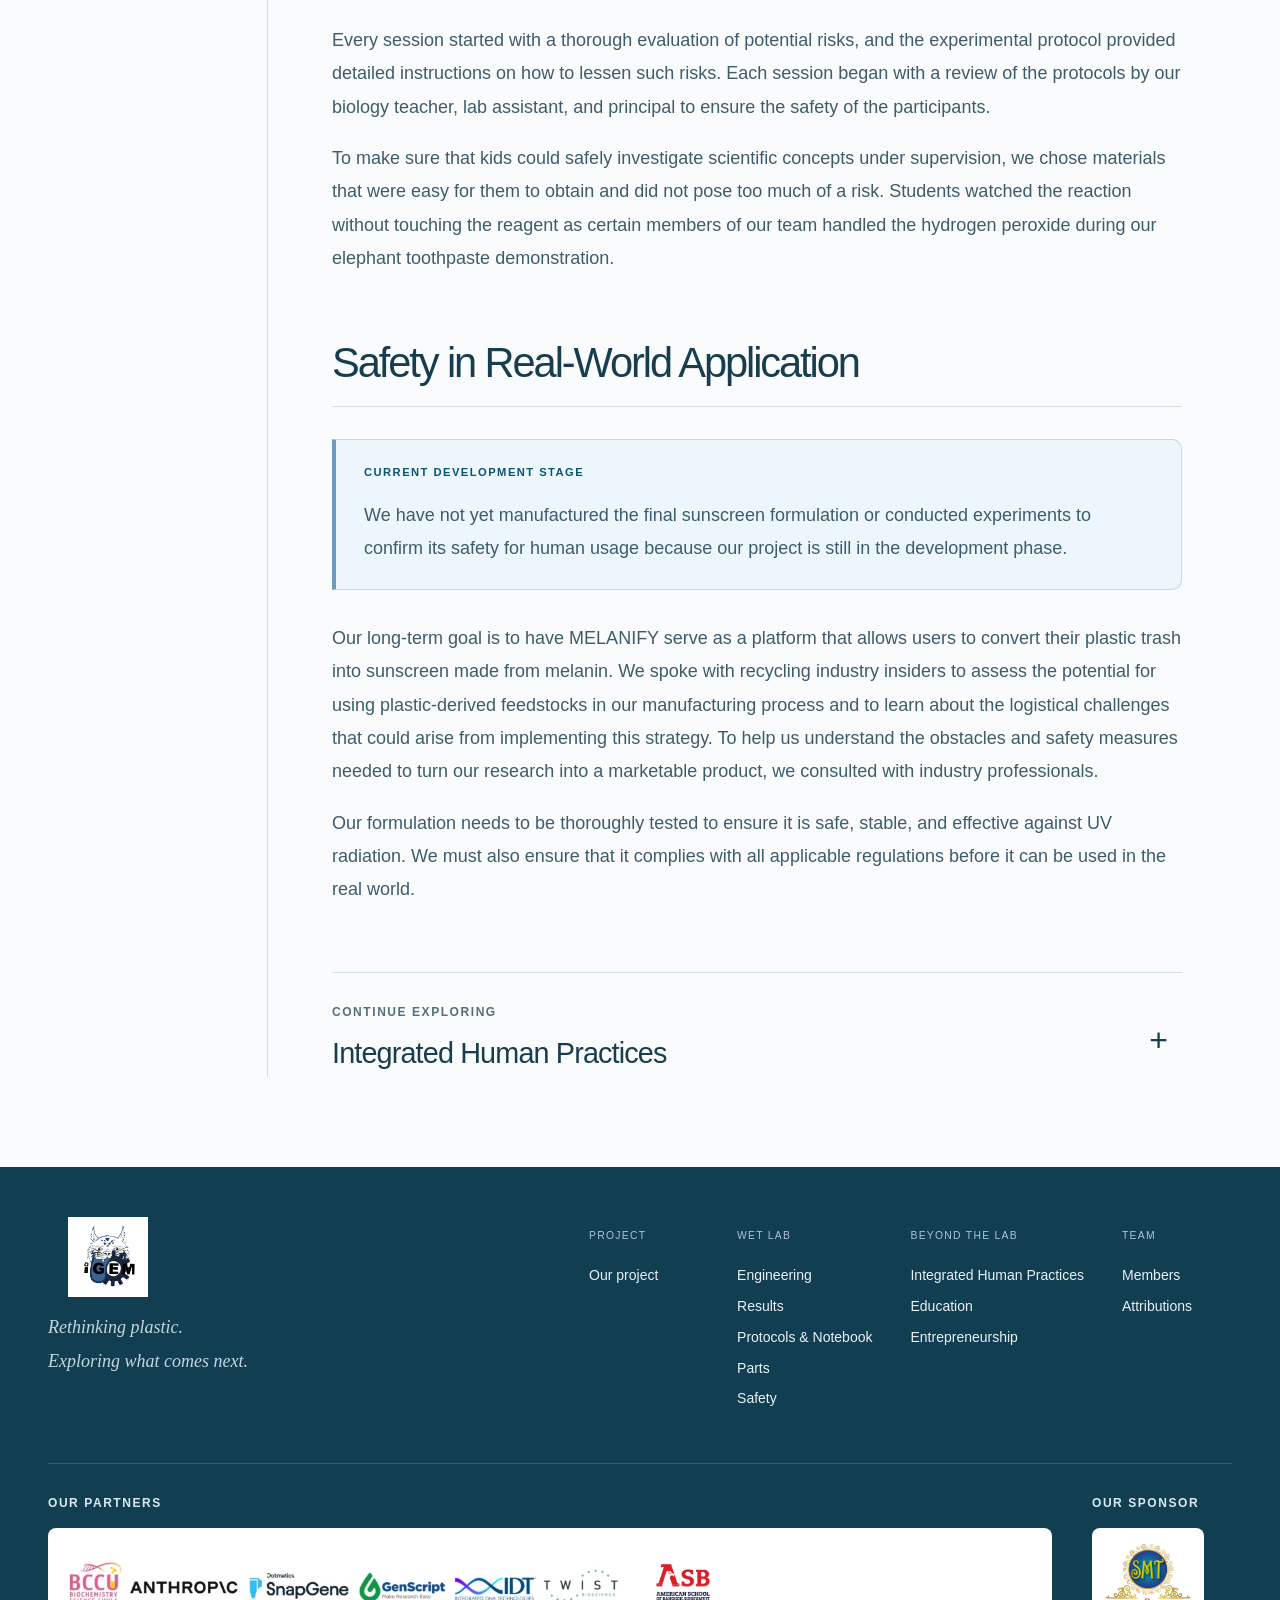
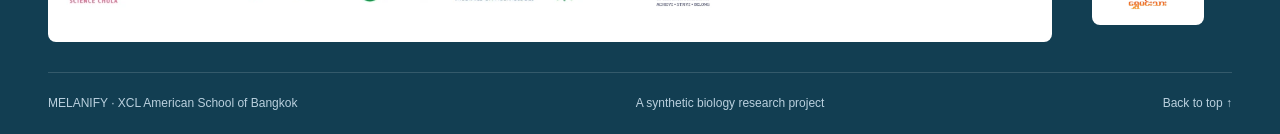
<file: safety.html>
<!DOCTYPE html>
<html lang="en">
  <head>
    <meta charset="utf-8">
    <meta name="viewport" content="width=device-width, initial-scale=1">
    <meta name="theme-color" content="#075473">
    <meta name="description" content="How we approach laboratory safety, responsible engagement, education, and the future application of MELANIFY.">
    <title>Safety | MELANIFY</title>
    <link rel="icon" type="image/svg+xml" href="assets/favicon.svg">
    <link rel="stylesheet" href="styles.css">
    <link rel="stylesheet" href="supporting-pages.css">
       <style>
        .brand {
    display: flex;
    align-items: center;
    overflow: visible;
}
.brand-logo {
    width: 200px;
    height: auto;
    object-fit: contain;
}
    </style>
    <script src="script.js" defer></script>
    <link rel="stylesheet" href="banner.css">
  <link rel="stylesheet" href="typography.css">
  <link rel="stylesheet" href="navigation-footer.css">
</head>
  <body data-page="safety" class="support-page">
    <a class="skip-link" href="#main">Skip to content</a>
    <header class="site-header">
      <div class="header-inner">
        <!-- <a class="brand" href="index.html" aria-label="MELANIFY home"><span class="brand-mark" aria-hidden="true">m</span><span>MELANIFY<span class="brand-period">.</span></span></a> -->
           <!-- Text Image: Slowly Moves Forward and Backward -->
      <!-- <div class="hero-image" id="logo1">
        <img src="assets/logo_1-removebg-preview-removebg-preview.png" alt="MELANIFY Text">
      </div> -->
      <a class="brand" href="index.html" aria-label="MELANIFY home">
        <img src="assets/logo-removebg-preview.png" alt="MELANIFY Logo" class="brand-logo" /></a>
        <button class="menu-toggle" type="button" aria-expanded="false" aria-controls="main-nav"><span></span><span></span><span class="sr-only">Toggle navigation</span></button>
        <nav id="main-nav" aria-label="Main navigation">
          <a href="index.html">Home</a>
          <details class="nav-group"><summary>Project<span class="chevron" aria-hidden="true"></span></summary><div class="nav-dropdown">
            <a href="description.html">Description: Problem Breakdown</a>
          </div></details>
          <details class="nav-group"><summary class="current">Wet Lab<span class="chevron" aria-hidden="true"></span></summary><div class="nav-dropdown">
            <a href="engineering.html">Engineering</a>
            <a href="results.html">Results</a>
            <a href="protocols.html">Protocols &amp; Notebook</a>
            <a href="parts.html">Parts</a>
            <!-- <a href="implementation.html">Implementation</a> -->
            <a href="safety.html" aria-current="page">Safety</a>
          </div></details>
          <details class="nav-group"><summary>Beyond the lab<span class="chevron" aria-hidden="true"></span></summary><div class="nav-dropdown">
            <a href="human-practices.html">Integrated Human Practices</a>
            <a href="education.html">Education</a>
            <a href="entrepreneurship.html">Entrepreneurship</a>
          </div></details>
          <details class="nav-group"><summary>Team<span class="chevron" aria-hidden="true"></span></summary><div class="nav-dropdown">
            <a href="members.html">Members</a>
            <a href="attributions.html">Attributions</a>
          </div></details>
        </nav>
      </div>
      <div class="reading-progress" aria-hidden="true"></div>
    </header>

<section class="page-banner" id="top" aria-labelledby="page-title">
    <img src="images/banner.jpeg" alt="" width="1024" height="589" decoding="async" fetchpriority="high">
    <div class="page-banner-content wrap">
      <div class="page-banner-copy">
        <h1 id="page-title">Safety</h1>
        <p class="page-banner-subtitle">Care at every stage of the work</p>
        <p class="page-banner-description">Our approach to laboratory safety, responsible engagement and the future application of MELANIFY.</p>
      </div>
    </div>
  </section>
    <main id="main">
      <!-- <section class="chapter-hero support-hero" id="top">
        <div class="wrap">
          <div class="breadcrumb"><a href="index.html">Home</a><span>/</span>Wet Lab<span>/</span>Safety</div>
          <div class="eyebrow">Safety</div>
          <h1>Care at every<br>stage of the work.</h1>
          <p>How we approach laboratory safety, responsible engagement, education, and the future application of MELANIFY.</p>
        </div>
      </section> -->
      <div class="support-divider" aria-hidden="true"><span>MELANIFY / WET LAB</span></div>
      <div class="article-layout wrap">
        <aside class="article-sidebar">
          <div class="toc-sticky">
            <span class="small-label">ON THIS PAGE</span>
            <nav class="toc" aria-label="Page contents">
              <a class="toc-primary" href="#laboratory">Safety in the lab</a>
              <a class="toc-primary" href="#chemical-safety">Chemical safety</a>
              <a class="toc-primary" href="#physical-safety">Equipment & physical safety</a>
              <a class="toc-primary" href="#human-practices">Human practices</a>
              <a class="toc-primary" href="#education">Education</a>
              <a class="toc-primary" href="#real-world">Real-world application</a>
              <span class="support-nav-label">WET LAB</span>
              <a href="engineering.html">Engineering</a>
              <a href="results.html">Results</a>
              <a href="protocols.html">Protocols &amp; Notebook</a>
              <a href="parts.html">Parts</a>
              <a href="implementation.html">Implementation</a>
              <a href="safety.html">Safety</a>
            </nav>
          </div>
        </aside>
        <article class="article-content" id="chapter-content">
          <h2 id="laboratory">Safety in the Lab</h2>
          <p>All laboratory work followed the standards maintained by SHECU, the university’s central body for safety, occupational health and environment. Before bench access, every team member completed the required safety training covering chemical handling, biological agents, personal protective equipment, waste segregation, and emergency response.</p>
          <p>Inside the laboratory we wore safety glasses or goggles and fully buttoned lab coats at all times, tied back long hair, and selected gloves rated for the specific chemical being handled, removing them and washing hands before leaving the room. Eating, drinking and smoking were prohibited, we did not work alone, and exit doors were never locked.</p>
          <p>Our host laboratory is assessed against the ESPReL checklist, the national laboratory safety framework covering safety policy and responsibility, chemical inventory, waste management, laboratory design and equipment, emergency preparedness and risk management, personnel training, and document control, with findings used to correct weak areas.</p>
          <h2 id="chemical-safety">Chemical Safety</h2>
          <p>Since the AOX1 promoter that drives HotPETase is methanol inducible, methanol plays a pivotal role in our <i>Pichia</i> research. All induction cultures were handled in a chemical fume hood or biosafety cabinet because methanol is flammable and highly hazardous by inhalation, ingestion, and skin absorption. We also kept stock bottles in a flammables cabinet and never utilized volumes more than necessary for the induction schedule.</p>
          <p>Extraction with phenol and chloroform was necessary for plasmid linearization in yeast transformation. All organic waste was collected separately as halogenated and non-halogenated streams instead of being poured to the sewer. Both substances were handled entirely in a fume hood. Phenol causes severe burns, which can initially be painless.</p>
          <p>In addition to the aromatic intermediates of our own route, other chemical risks include the hazardous multicopy selection agent G418 (Geneticin), which necessitates dust control and gloves during weighing, antibiotics and IPTG for <i>E. coli</i> induction and selection, flammable ethanol and isopropanol, and other substances. Because of the potential for skin absorption and sensitization, terephthalic acid, protocatechuic acid, and catechol were all handled in the fume hood; the latter two were particularly targeted as systemic toxicants and irritants.</p>
          <p>For the high-performance liquid chromatography (HPLC) examination of these three analytes, mobile phases made of acetonitrile and acidified solutions were generated in the hood and then discarded as solvent waste. Copper sulfate, a heavy metal waste product, was never sent down the drain after its usage in our allomelanin autoxidation stage. Chemicals were organized according to their danger classes, with incompatibles kept in separate containers, acids stored at a safe distance from bases and below eye level, and no chemicals were ever housed in a fume hood. The labels on all containers were carefully preserved and could be read.</p>
          <h2 id="physical-safety">Equipment &amp; Physical Safety</h2>
          <p>We dealt with chemical dangers as well as physical ones. We made sure to inspect the cuvettes for any signs of cracks or arcing before each kilovolt pulse used for electroporation of <i>P. pastoris</i>, and we discharged the unit before handling it.</p>
          <p>Running the probe sonicator in cycles that kept samples on ice and inside an enclosure with hearing protection was necessary since it produced both aerosols from lysate and hearing damage. After the autoclave pressure had returned to atmospheric, the loads were handled with heat-resistant gloves.</p>
          <p>When imaging gel, the UV transilluminator was operated with the shield in place. When removing gel, a face shield was also worn. Our project hardware is a UV-C bench instrument, and we have taken precautions to ensure that no one’s skin or eyes will be exposed to UV-C while it is in operation by placing the source inside an interlocking enclosure.</p>
          <h2 id="human-practices">Safety in Human Practices</h2>
          <p>As part of our initiative, we polled stakeholders, professionals, and the general public for their thoughts. For their privacy’s sake, we made sure to get their consent before publishing their names on our wiki, presentation materials, etc. We only know that they stopped by our booth to take the survey, since we kept all responses to large-scale surveys anonymous. Their responses were fully anonymised, and once they were submitted, we lost all access to any personal information they may have provided.</p>
          <p>Protecting our participants and ensuring the validity of our research are both aided by approaching Human Practices with care following the processes mentioned above.</p>
          <h2 id="education">Safety in Education</h2>
          <p>In order to familiarize children with synthetic biology technology, we organized hands-on laboratory workshops. These seminars also help kids who are thinking about working in a lab learn the basics of safety in the lab and how to conduct experiments correctly from a young age.</p>
          <p>Every session started with a thorough evaluation of potential risks, and the experimental protocol provided detailed instructions on how to lessen such risks. Each session began with a review of the protocols by our biology teacher, lab assistant, and principal to ensure the safety of the participants.</p>
          <p>To make sure that kids could safely investigate scientific concepts under supervision, we chose materials that were easy for them to obtain and did not pose too much of a risk. Students watched the reaction without touching the reagent as certain members of our team handled the hydrogen peroxide during our elephant toothpaste demonstration.</p>
          <h2 id="real-world">Safety in Real-World Application</h2>
          <div class="support-callout"><span class="eyebrow">CURRENT DEVELOPMENT STAGE</span><p>We have not yet manufactured the final sunscreen formulation or conducted experiments to confirm its safety for human usage because our project is still in the development phase.</p></div>
          <p>Our long-term goal is to have MELANIFY serve as a platform that allows users to convert their plastic trash into sunscreen made from melanin. We spoke with recycling industry insiders to assess the potential for using plastic-derived feedstocks in our manufacturing process and to learn about the logistical challenges that could arise from implementing this strategy. To help us understand the obstacles and safety measures needed to turn our research into a marketable product, we consulted with industry professionals.</p>
          <p>Our formulation needs to be thoroughly tested to ensure it is safe, stable, and effective against UV radiation. We must also ensure that it complies with all applicable regulations before it can be used in the real world.</p>
          <a class="next-chapter" href="human-practices.html"><span><span class="small-label">CONTINUE EXPLORING</span><strong>Integrated Human Practices</strong></span><span class="next-plus" aria-hidden="true">+</span></a>
        </article>
      </div>
    </main>
    <footer class="site-footer">
    <div class="footer-top">
    
    <div><a class="brand" href="index.html" aria-label="MELANIFY home">
    <img src="images/logo2.jpeg" alt="MELANIFY Logo" style="width: 80px; height: auto; object-fit: contain;"></a>
        <p>Rethinking plastic.<br>Exploring what comes next.</p>
      </div>
      <nav class="footer-links" aria-label="Footer navigation">
        <div><span>PROJECT</span><a href="description.html">Our project</a></div>
        <div><span>WET LAB</span><a href="engineering.html">Engineering</a><a href="results.html">Results</a><a
            href="protocols.html">Protocols &amp; Notebook</a><a href="parts.html">Parts</a><a
            href="safety.html">Safety</a></div>
        <div><span>BEYOND THE LAB</span><a href="human-practices.html">Integrated Human Practices</a><a
            href="education.html">Education</a><a href="entrepreneurship.html">Entrepreneurship</a></div>
        <div><span>TEAM</span><a href="members.html">Members</a><a href="attributions.html">Attributions</a></div>
      </nav>
    </div>
    <div class="footer-sponsor-row">
      <div class="footer-partners">
        <h2 class="eyebrow">OUR PARTNERS</h2>
        <div class="footer-partner-logos">
          <img class="partner-strip" src="assets/client-partners.webp" alt="BCCU Biochemistry Science Chula, Anthropic, SnapGene, GenScript, IDT, and Twist Bioscience" width="882" height="73" loading="lazy">
          <img class="school-logo" src="assets/client-asb.webp" alt="American School of Bangkok Sukhumvit" width="447" height="447" loading="lazy">
        </div>
      </div>
      <div class="sponsor-group">
        <h2 class="eyebrow">OUR SPONSOR</h2>
        <img src="assets/client-smt.webp" alt="SMT sponsor logo" width="1280" height="1080" loading="lazy">
      </div>
    </div>
    <div class="footer-bottom"><span>MELANIFY · XCL American School of Bangkok</span><span>A synthetic biology research
        project</span><a href="#top">Back to top ↑</a></div>
  </footer>
  </body>
</html>
</file>
<file: styles.css>
@charset "UTF-8";

:root {
  --ocean: #075473;
  --deep: #123e52;
  --blue: #789dd1;
  --mist: #a5bfd0;
  --pale: #d3deee;
  --ice: #eff3f8;
  --paper: #fafbfd;
  --ink: #173d4e;
  --muted: #556f7e;
  --line: #d4e0e8;
  --white: #fff;
  --sans: "Segoe UI", "Helvetica Neue", Arial, sans-serif;
  --serif: Georgia, "Times New Roman", serif;
  --page-width: 1280px;
}

*, *::before, *::after { box-sizing: border-box; }
[hidden] { display: none !important; }
html { scroll-behavior: smooth; scroll-padding-top: 110px; }
body { margin: 0; color: var(--ink);
   background: var(--paper);
    /* background-image: url("/images/hero.jpeg"); */
   font: 400 1rem/1.7 var(--sans); -webkit-font-smoothing: antialiased; }
body:has(dialog[open]) { overflow: hidden; }
a { color: inherit; text-decoration: none; }
button, input { font: inherit; }
button, summary, a { -webkit-tap-highlight-color: transparent; }
button { cursor: pointer; color: inherit; }
button:disabled { cursor: default; }
img { display: block; max-width: 100%; height: auto; }
h1, h2, h3, h4, p { margin: 0; }
h1, h2, h3, h4 { line-height: 1.12; font-weight: 500; }
h1, h2 { letter-spacing: -.055em; }
em { font-family: var(--serif); font-weight: 400; letter-spacing: -.055em; }
::selection { background: var(--pale); color: var(--ocean); }
:focus-visible { outline: 3px solid var(--blue); outline-offset: 5px; border-radius: 2px; }
.sr-only { position: absolute; width: 1px; height: 1px; padding: 0; overflow: hidden; clip: rect(0,0,0,0); white-space: nowrap; }
.skip-link { position: fixed; top: -70px; left: 20px; z-index: 100; background: var(--ocean); color: white; padding: 12px 20px; }
.skip-link:focus { top: 12px; }
.wrap { max-width: var(--page-width); margin-inline: auto; padding-inline: 48px; }
.eyebrow, .small-label { display: block; font-size: .75rem; letter-spacing: .13em; font-weight: 600; line-height: 1.5; }
.eyebrow { color: var(--ocean); }
.small-label { color: var(--muted); }
.eyebrow-line { display: inline-block; width: 24px; height: 1px; background: currentColor; vertical-align: middle; margin-right: 12px; }
.button { min-height: 52px; padding: 14px 25px; display: inline-flex; justify-content: center; align-items: center; font-size: .875rem; font-weight: 600; border: 1px solid transparent; border-radius: 4px; transition: background .2s, transform .2s; }
.button:hover { transform: translateY(-2px); }
.button-primary { background: var(--ocean); color: var(--white); }
.button-primary:hover { background: var(--deep); }
.button-light { color: var(--ocean); background: var(--white); }
.button-light:hover { background: var(--ice); }
.text-link { display: inline-flex; align-items: center; gap: 18px; font-weight: 600; font-size: .875rem; padding-block: 10px; }
.link-line { width: 27px; height: 1px; background: currentColor; transition: width .2s; }
.text-link:hover .link-line { width: 42px; }

/* The restrained header leaves the project itself in focus. */
.site-header { height: 85px; position: sticky; top: 0; z-index: 30; background: rgba(250,251,253,.96); border-bottom: 1px solid var(--line); backdrop-filter: blur(16px); }
.header-inner { max-width: 1480px; padding: 0 48px; margin: auto; height: 100%; display: flex; align-items: center; gap: 48px; }
.brand { display: inline-flex; align-items: center; gap: 10px; font-weight: 750; font-size: 1.25rem; letter-spacing: -.045em; line-height: 1; white-space: nowrap; }
.brand-mark { display: grid; place-items: center; width: 30px; height: 32px; border: 1.5px solid var(--ocean); border-radius: 50% 50% 3px 3px; font: italic 700 1.7rem/.7 var(--serif); padding-right: 4px; padding-bottom: 4px; }
.brand-period { color: var(--blue); }
#main-nav { display: flex; align-items: center; gap: 30px; margin-left: auto; font-size: .875rem; font-weight: 500; }
#main-nav > a { padding-block: 24px; }
#main-nav a[aria-current], #main-nav .current { color: var(--ocean); font-weight: 700; }
.nav-group { position: relative; }
.nav-group summary { display: flex; align-items: center; gap: 9px; cursor: pointer; list-style: none; padding-block: 24px; }
summary::-webkit-details-marker { display: none; }
.chevron { width: 6px; height: 6px; border-right: 1px solid currentColor; border-bottom: 1px solid currentColor; transform: rotate(45deg); margin-top: -3px; flex-shrink: 0; transition: transform .2s; }
details[open] > summary .chevron { transform: rotate(225deg); margin-top: 3px; }
.nav-dropdown { position: absolute; top: 100%; left: -20px; min-width: 220px; padding: 10px; background: var(--white); border: 1px solid var(--line); box-shadow: 0 15px 40px #123e5212; border-radius: 5px; }
.nav-dropdown a { display: block; padding: 10px 12px; border-radius: 3px; }
.nav-dropdown a:hover { background: var(--ice); }
.header-project { display: inline-flex; align-items: center; gap: 13px; font-weight: 600; font-size: .8rem; padding-left: 30px; border-left: 1px solid var(--line); white-space: nowrap; }
.tiny-orbit { width: 17px; height: 17px; border: 1px solid var(--ocean); border-radius: 50%; position: relative; }
.tiny-orbit::after { content: ''; position: absolute; width: 5px; height: 5px; background: var(--blue); border-radius: 50%; right: -2px; top: -1px; }
.menu-toggle { display: none; background: none; border: 0; padding: 12px; }
.reading-progress { position: absolute; bottom: -1px; width: 100%; height: 2px; background: var(--blue); transform: scaleX(0); transform-origin: left; }

/* Homepage */
.logo-landing { position: relative; height: calc(100svh - 96px); min-height: 490px; max-height: 1000px; background: #c8dbea; overflow: hidden; }
.logo-landing > img { width: 100%; height: 100%; object-fit: cover; object-position: center; animation: sky-arrive 1.4s ease-out both; }
.landing-caption { position: absolute; inset: auto 0 0; padding: 25px 4vw; display: flex; justify-content: space-between; align-items: center; gap: 20px; color: #173d4e; background: linear-gradient(transparent, #e9f1f5b3); font-size: .7rem; font-weight: 650; letter-spacing: .1em; }
.landing-caption a { display: inline-flex; align-items: center; gap: 16px; padding: 10px; }
.landing-caption a span { font-size: 1.4rem; }
.purpose-section { padding-block: 115px 100px; text-align: center; }
.purpose-section h1 { font-size: clamp(3.7rem, 8vw, 7.4rem); margin: 30px 0; line-height: 1.02; }
.purpose-section h1 em { color: var(--ocean); }
.purpose-section > p { max-width: 600px; margin-inline: auto; font-size: clamp(1.2rem, 2vw, 1.55rem); line-height: 1.6; color: var(--muted); }
.purpose-section .text-link { margin-top: 28px; }
.regional-section { padding-bottom: 100px; }
.regional-grid { display: grid; grid-template-columns: repeat(3,minmax(0,1fr)); gap: 24px; margin-top: 27px; }
.regional-card { padding: 35px 30px 22px; background: #edf4fa; border: 1px solid #cfdfeb; border-radius: 8px; }
.stat-icon { display: grid; place-items: center; height: 62px; width: 62px; margin: 0 auto 26px; border: 1px solid #bbd0df; border-radius: 50%; color: var(--ocean); font-size: 2.7rem; font-weight: 300; line-height: 1; }
.sun-icon { color: #ac751e; background: #fff6dd; border-color: #f0d6a6; }
.regional-card h3 { text-align: center; font-size: clamp(2.3rem,3.4vw,3.5rem); letter-spacing: -.06em; color: var(--ocean); white-space: nowrap; }
.regional-card h3 > span { display: block; margin-top: 9px; font-size: 1.1rem; letter-spacing: -.02em; }
.regional-card p { margin-top: 25px; color: var(--muted); min-height: 84px; }
.regional-card sup { font-size: .65rem; margin-left: 3px; }
.stat-index { display: block; border-top: 1px solid #cfdfeb; margin-top: 26px; padding-top: 16px; font-size: .62rem; letter-spacing: .1em; color: var(--muted); }
.unmet-section { padding-block: 0 100px; }
.center-heading { text-align: center; max-width: 760px; margin: 0 auto 48px; }
.center-heading h2 { font-size: clamp(2.5rem,4.4vw,4.3rem); margin-top: 22px; line-height: 1.08; }
.center-heading p { margin-top: 24px; color: var(--muted); }
.problem-grid { display: grid; grid-template-columns: repeat(2,minmax(0,1fr)); gap: 32px; }
.problem-card { overflow: hidden; background: white; border: 1px solid var(--line); border-radius: 8px; }
.problem-image { aspect-ratio: 1.65; display: flex; align-items: center; justify-content: center; background: #f0f6fa; border-bottom: 1px solid var(--line); padding: 18px; }
.problem-image img { width: 100%; height: 100%; object-fit: contain; }
.coral-image { background: #e1f1ee; }
.problem-copy { padding: 32px; }
.problem-copy h3 { margin: 16px 0 20px; font-size: clamp(1.6rem,2.3vw,2.1rem); letter-spacing: -.04em; }
.problem-copy p { color: var(--muted); line-height: 1.8; }
.center-action { text-align: center; margin-top: 35px; }
.button { gap: 18px; }
.solution-section { background: #dceaf5; border-block: 1px solid #c9dcea; }
.solution-inner { display: grid; grid-template-columns: 1fr 1fr; gap: 65px; align-items: center; padding-block: 80px; }
.solution-art { min-width: 0; }
.solution-art img { width: 100%; aspect-ratio: 1.15; object-fit: cover; border-radius: 140px 140px 8px 8px; }
.solution-art > span { display: block; text-align: center; font-size: .64rem; letter-spacing: .12em; margin-top: 20px; color: var(--ocean); }
.pill-label { display: inline-block; border: 1px solid #b0c8dc; border-radius: 100px; padding: 6px 14px; font-size: .7rem; font-weight: 600; letter-spacing: .08em; }
.solution-copy h2 { font-size: clamp(2.5rem,3.7vw,3.6rem); margin-top: 24px; line-height: 1.1; }
.solution-copy p { margin-top: 26px; color: #355d72; line-height: 1.85; }
.solution-copy .button { margin-top: 30px; }
.benefits-section { padding-block: 100px; }
.benefit-grid { display: grid; grid-template-columns: repeat(3,minmax(0,1fr)); gap: 38px; }
.benefit-card { text-align: center; }
.benefit-image { width: min(100%,245px); aspect-ratio: 1; border: 9px solid #e7eef5; border-radius: 50%; padding: 0; overflow: hidden; margin: 0 auto 30px; background: white; }
.benefit-image img { width: 100%; height: 100%; object-fit: cover; }
.benefit-card:nth-child(2) img, .benefit-card:nth-child(3) img { object-fit: contain; }
.benefit-card .eyebrow { font-size: .62rem; min-height: 30px; }
.benefit-card h3 { font-size: 1.55rem; margin: 15px 0; letter-spacing: -.03em; }
.benefit-card p { color: var(--muted); line-height: 1.85; font-size: .95rem; }
.lab-section { padding-block: 25px 105px; display: grid; grid-template-columns: 1fr 1fr; gap: 80px; }
.lab-intro h2 { font-size: clamp(2.8rem,4vw,4rem); margin-top: 25px; }
.lab-intro h3 { font-size: 1.2rem; margin-top: 27px; line-height: 1.4; }
.lab-intro p { color: var(--muted); margin-top: 20px; line-height: 1.9; }
.lab-links { display: flex; flex-direction: column; }
.lab-links > a { padding: 28px 0; border-top: 1px solid var(--line); }
.lab-links > a:last-child { border-bottom: 1px solid var(--line); }
.lab-links h3 { font-size: 1.6rem; letter-spacing: -.035em; display: flex; gap: 20px; justify-content: space-between; margin: 20px 0 16px; }
.lab-links p { color: var(--muted); }
.lab-links .text-link { margin-top: 13px; font-size: .8rem; }
.lab-links > a:hover h3 { color: #417aab; }
.dive-section { background: var(--ocean); color: white; padding-block: 75px 85px; }
.dive-section .eyebrow { color: #bcd7e8; }
.dive-section h2 { font-size: clamp(2.8rem,4.5vw,4.3rem); margin: 23px 0 50px; }
.dive-links > a { display: grid; grid-template-columns: 32px minmax(190px, .85fr) 1fr 36px; align-items: center; gap: 25px; border-top: 1px solid #ffffff38; padding: 28px 12px; transition: background .2s; }
.dive-links > a:last-child { border-bottom: 1px solid #ffffff38; }
.dive-links > a:hover { background: #ffffff0d; }
.dive-index { color: #a9c9de; font-size: .7rem; }
.dive-links h3 { font-size: 1.45rem; letter-spacing: -.02em; line-height: 1.3; }
.dive-links p { color: #c0d7e6; font-size: .92rem; }
.dive-arrow { font-size: 2rem; text-align: center; transition: transform .2s; }
.dive-links a:hover .dive-arrow { transform: translate(3px,-3px); }
.partners-section { display: grid; grid-template-columns: 1fr 230px; gap: 70px; align-items: start; padding-block: 65px; }
.partner-group { display: flex; flex-wrap: wrap; gap: 28px; align-items: center; }
.partner-group h2 { flex-basis: 100%; }
.partner-strip { max-width: 100%; width: 580px; mix-blend-mode: multiply; }
.school-logo { width: 130px; mix-blend-mode: multiply; }
.sponsor-group img { width: 145px; margin-top: 23px; mix-blend-mode: multiply; }
.home-references { padding-bottom: 60px; }
.home-references details { border-block: 1px solid var(--line); }
.home-references summary { display: flex; justify-content: space-between; padding: 20px 0; cursor: pointer; font-size: 1.1rem; }
.home-references ol { margin: 0; padding: 5px 0 24px 22px; color: var(--muted); font-size: .85rem; }
.home-references li { padding: 8px 0 8px 8px; }
.home-references a { text-decoration: underline; text-underline-offset: 3px; }

/* Project description */
.photo-hero { background: linear-gradient(100deg,#e8f1f9f5,#e8f1f9bd),url('assets/ocean-palette.png') center 20% / cover; }
.photo-hero > .wrap { padding-block: 30px 65px; }
.context-accordions { display: grid; gap: 14px; margin-block: 30px; }
.context-detail { border: 1px solid #c7dce9; border-radius: 7px; background: white; }
.context-detail > summary { display: flex; align-items: center; justify-content: space-between; gap: 20px; padding: 22px 25px; background: #eaf3fa; border-radius: 7px; font-size: 1.15rem; font-weight: 550; cursor: pointer; line-height: 1.5; }
.context-detail > div { padding: 4px 25px 15px; }
.solution-issues { counter-reset: issue; border-top: 1px solid var(--line); margin-block: 30px; }
.solution-issues > section { position: relative; padding: 5px 0 10px 55px; border-bottom: 1px solid var(--line); }
.issue-number { position: absolute; top: 36px; left: 0; color: var(--ocean); font-size: .8rem; }
.solution-issues h3 { margin-bottom: 0; }
.heading-aside { display: inline-block; font-size: .75rem; color: var(--muted); font-weight: 500; letter-spacing: .1em; vertical-align: middle; }
.allomelanin-feature { text-align: center; margin: 45px 0 35px; background: white; padding: 30px; border: 1px solid var(--line); border-radius: 8px; }
.article-content .allomelanin-feature h3 { margin-top: 18px; font-size: 2rem; }
.allomelanin-feature img { width: 100%; }
.article-content .allomelanin-feature p { font-size: .86rem; max-width: 540px; margin: 15px auto 0; }
.property-grid, .host-grid { display: grid; grid-template-columns: repeat(2,minmax(0,1fr)); gap: 18px; margin-block: 30px; }
.property-grid > section, .host-grid > section { padding: 24px; border: 1px solid var(--line); border-radius: 6px; background: #edf4fa; }
.property-grid .eyebrow, .host-grid .eyebrow { font-size: .64rem; }
.article-content .property-grid h3, .article-content .host-grid h3 { margin-top: 15px; font-size: 1.25rem; }
.property-grid ul { padding-left: 18px; font-size: .9rem; color: var(--muted); line-height: 1.8; }
.property-grid li + li { margin-top: 13px; }
.article-content .host-grid p { font-size: .95rem; margin-bottom: 0; }
.description-pathway { margin-block: 40px; }
.description-pathway .pathway-tabs { grid-template-columns: repeat(3,minmax(0,1fr)); }
.description-pathway .pathway-tab { padding: 14px 18px; border-bottom: 1px solid var(--line); }
.description-pathway .pathway-tab:nth-child(3) { border-right: 0; }
.description-pathway .pathway-panel { padding: 25px; gap: 25px; grid-template-columns: 85px minmax(0,1fr); min-height: 340px; }
.description-pathway .stage-number { font-size: 5rem; }
.description-pathway .stage-copy h3 { margin-top: 14px; }
.cascade-steps > section { display: grid; grid-template-columns: 35px minmax(0,1fr); gap: 22px; padding: 10px 0 20px; border-bottom: 1px solid var(--line); }
.cascade-steps > section > span { padding-top: 39px; color: var(--ocean); font-size: .8rem; }
.cascade-steps h3 { margin-bottom: 10px; }
.reference-list { padding-left: 23px; font-size: .87rem; color: var(--muted); }
.reference-list li { padding: 8px 0 8px 8px; overflow-wrap: anywhere; }
.reference-list a:hover { text-decoration: underline; }


/* Interactive pathway, shared with the description. */
.pathway-explorer { border: 1px solid var(--line); background: var(--white); border-radius: 5px; overflow: hidden; }
.pathway-tabs { display: grid; grid-template-columns: repeat(6,1fr); background: var(--ice); border-bottom: 1px solid var(--line); }
.pathway-tab { position: relative; display: flex; flex-direction: column; gap: 6px; text-align: left; background: none; border: none; border-right: 1px solid var(--line); padding: 20px 22px; font-size: 1rem; }
.pathway-tab:last-child { border-right: 0; }
.pathway-tab > span { font-size: .75rem; letter-spacing: .06em; color: var(--muted); }
.pathway-tab[aria-selected=true] { background: var(--ocean); color: var(--white); }
.pathway-tab[aria-selected=true] > span { color: #c4d8e9; }
.pathway-tab:hover:not([aria-selected=true]) { background: var(--pale); }
.pathway-panel { display: grid; grid-template-columns: .7fr 1.3fr; min-height: 350px; padding: 48px 60px; gap: 40px; align-items: center; }
.stage-number { font-size: clamp(6rem,12vw,10rem); font-weight: 300; letter-spacing: -.08em; color: var(--mist); line-height: 1; text-align: center; }
.stage-copy h3 { margin-top: 12px; font-size: 2rem; letter-spacing: -.04em; }
.stage-copy p { margin-top: 16px; max-width: 570px; color: var(--muted); }
.stage-tags { display: flex; gap: 8px; flex-wrap: wrap; margin-top: 18px; }
.stage-tags span { padding: 3px 10px; font-size: .75rem; background: var(--ice); border: 1px solid var(--line); border-radius: 3px; }
.stage-copy .text-link { margin-top: 14px; }
/* Chapter pages */
.chapter-hero { background: var(--ice); position: relative; overflow: hidden; }
.chapter-hero > .wrap { padding-block: 25px 55px; position: relative; }
.breadcrumb { display: flex; align-items: center; gap: 12px; font-size: .75rem; color: var(--muted); margin-bottom: 38px; }
.breadcrumb a:hover { text-decoration: underline; }
.breadcrumb span { color: #a4b6c1; }
.chapter-hero h1 { font-size: clamp(3rem,5vw,4.8rem); margin-top: 20px; line-height: 1.08; max-width: 900px; position: relative; z-index: 1; }
.chapter-hero p { color: var(--muted); font-size: 1rem; margin-top: 22px; max-width: 520px; position: relative; z-index: 1; }
.chapter-number { position: absolute; right: 48px; bottom: 40px; font-size: clamp(8rem,15vw,14rem); color: #dce5ef; font-weight: 300; line-height: 1; letter-spacing: -.08em; }
.chapter-banner { height: 150px; position: relative; overflow: hidden; background: var(--mist); }
.chapter-banner img { width: 100%; height: auto; min-height: 150px; object-fit: cover; transform: translateY(-11%); }
.chapter-banner::after { content: ''; position: absolute; inset: 0; background: linear-gradient(90deg,#07547365,transparent); }
.chapter-banner > span { position: absolute; bottom: 23px; left: max(48px,calc((100vw - 1184px)/2)); color: var(--white); font-size: .75rem; letter-spacing: .13em; font-weight: 600; z-index: 1; }
.article-layout { display: grid; grid-template-columns: 220px minmax(0,1fr); gap: 64px; padding-block: 65px 90px; }
.article-sidebar { border-right: 1px solid var(--line); }
.toc-sticky { position: sticky; top: 120px; padding-right: 28px; max-height: calc(100vh - 150px); overflow-y: auto; scrollbar-width: thin; }
.toc { display: flex; flex-direction: column; margin-top: 18px; font-size: .875rem; }
.toc a { padding: 8px 12px; border-left: 2px solid transparent; transition: background .15s; }
.toc a:hover { background: var(--ice); }
.toc a.active { border-left-color: var(--ocean); background: var(--ice); color: var(--ocean); }
.toc .toc-primary { margin-top: 8px; font-weight: 600; }
.toc .toc-secondary { padding-left: 24px; font-size: .8rem; color: var(--muted); }
.sidebar-note { margin-top: 40px; padding: 22px 12px; border-top: 1px solid var(--line); }
.sidebar-note > span { font-size: .75rem; color: var(--blue); }
.sidebar-note > p { margin-top: 8px; font: italic .9rem/1.6 var(--serif); color: var(--muted); }
.article-content { max-width: 850px; min-width: 0; }
.article-content > h2 { margin: 65px 0 28px; padding-bottom: 19px; border-bottom: 1px solid var(--line); font-size: 2.6rem; letter-spacing: -.05em; }
.article-content > h2:first-child { margin-top: 0; }
.article-content h3 { font-size: 1.45rem; letter-spacing: -.025em; margin-top: 32px; margin-bottom: 20px; line-height: 1.4; }
.article-content h4 { font-size: 1.1rem; margin-top: 28px; margin-bottom: 16px; line-height: 1.4; font-weight: 600; }
.article-content p { color: #3d5c6c; margin-block: 18px; line-height: 1.85; overflow-wrap: anywhere; }
.article-content p a { text-decoration: underline; text-underline-offset: 3px; color: var(--ocean); }
.table-wrap { width: 100%; overflow-x: auto; margin-block: 30px; }
.table-wrap table { width: 100%; border-collapse: collapse; font-size: .875rem; background: white; }
.table-wrap caption { text-align: left; font-size: .75rem; color: var(--muted); margin-bottom: 12px; }
.table-wrap th, .table-wrap td { border: 1px solid var(--line); padding: 14px 16px; text-align: left; vertical-align: top; }
.table-wrap thead { background: var(--ice); }
.table-wrap th { font-weight: 600; }
.engineering-intro { margin-bottom: 45px; }
.dbtl-strip { display: grid; grid-template-columns: repeat(4,1fr); border-block: 1px solid var(--line); margin-top: 16px; }
.dbtl-strip > span { padding: 18px 12px; font-weight: 500; display: flex; gap: 12px; align-items: center; font-size: .9rem; }
.dbtl-strip > span + span { border-left: 1px solid var(--line); }
.dbtl-strip b { font-size: .75rem; font-weight: 400; color: var(--muted); }
.cycle-toggle { border: 0; background: none; padding: 8px 0; font-size: .875rem; text-decoration: underline; text-underline-offset: 5px; }
.cycle-block { border: 1px solid var(--line); border-radius: 5px; margin: 26px 0; background: var(--white); }
.cycle-block > summary { display: flex; align-items: center; padding: 21px 25px; background: var(--ice); list-style: none; cursor: pointer; font-size: 1.1rem; font-weight: 600; gap: 14px; }
.cycle-block > summary .chevron { margin-left: auto; }
.cycle-icon { font-size: 1.3rem; font-weight: 400; color: var(--ocean); }
.cycle-summary-label { font-size: .75rem; letter-spacing: .07em; margin-left: auto; color: var(--muted); font-weight: 400; }
.cycle-content { padding: 8px 30px 20px; }
.stage-heading { display: flex; align-items: center; gap: 12px; padding-top: 8px; }
.stage-heading > span { display: grid; place-items: center; background: var(--pale); width: 30px; height: 30px; border-radius: 50%; font-size: .75rem; font-weight: 500; flex-shrink: 0; }
.stage-build > span { background: #cadde6; }
.stage-test > span { background: #b6cbe5; }
.stage-learn > span { background: var(--ocean); color: var(--white); }
.research-figure { padding: 0; margin: 30px 0; border: 1px solid var(--line); border-radius: 4px; overflow: hidden; background: var(--white); }
.figure-open { position: relative; display: block; padding: 18px; width: 100%; background: white; border: 0; }
.figure-open img { width: auto; max-height: 600px; object-fit: contain; margin: auto; }
.figure-zoom { position: absolute; right: 10px; bottom: 10px; background: rgba(239,243,248,.95); border: 1px solid var(--line); border-radius: 3px; padding: 3px 9px; font-size: .75rem; opacity: 0; transition: opacity .15s; }
.figure-open:hover .figure-zoom, .figure-open:focus-visible .figure-zoom { opacity: 1; }
.research-figure figcaption { padding: 11px 18px; border-top: 1px solid var(--line); font-size: .75rem; color: var(--muted); line-height: 1.6; }
.research-figure figcaption > span { font-size: .75rem; margin-right: 14px; letter-spacing: .07em; color: var(--ocean); font-weight: 600; }
.article-callout { background: var(--ice); padding: 24px 28px; border-left: 3px solid var(--blue); margin-bottom: 36px; }
.article-callout p { margin: 8px 0 0; font-size: .95rem; }
.research-transition { border-left: 2px solid var(--blue); padding: 12px 18px; background: var(--ice); font-style: italic; }
.next-chapter { border-top: 1px solid var(--line); padding: 30px 0 0; margin-top: 65px; display: flex; justify-content: space-between; align-items: center; gap: 20px; }
.next-chapter strong { display: block; font-size: 1.8rem; letter-spacing: -.03em; margin-top: 8px; font-weight: 500; }
.next-plus { font-size: 2rem; font-weight: 300; padding: 0 14px; }
.next-chapter:hover strong { color: var(--ocean); text-decoration: underline; text-underline-offset: 6px; }
.figure-dialog { padding: 60px 24px 20px; border: 1px solid var(--line); border-radius: 6px; max-width: min(94vw,1300px); max-height: 94vh; background: var(--white); }
.figure-dialog::backdrop { background: #092e45c9; backdrop-filter: blur(6px); }
.figure-dialog img { max-height: 75vh; width: auto; object-fit: contain; margin: auto; }
.figure-dialog p { margin-top: 16px; text-align: center; font-size: .75rem; color: var(--muted); }
.dialog-close { position: absolute; right: 20px; top: 15px; background: none; border: 0; font-size: .875rem; padding: 5px; }
.dialog-close span { font-size: 1.2rem; margin-left: 10px; }
.protocol-intro > h2 { font-size: 2rem; }
.notebook-viewer { border: 1px solid var(--mist); border-radius: 6px; overflow: hidden; margin-top: 30px; box-shadow: 0 15px 40px #07547308; }
.notebook-toolbar { padding: 18px 22px; background: var(--ice); border-bottom: 1px solid var(--line); display: flex; align-items: center; justify-content: space-between; gap: 20px; font-size: .8rem; }
.notebook-toolbar > div { display: flex; gap: 10px; flex-wrap: wrap; align-items: center; }
.notebook-toolbar strong { font-weight: 600; }
.notebook-toolbar > div > span:last-child { flex-basis: 100%; color: var(--muted); font-size: .75rem; margin-left: 20px; }
.notebook-dot { width: 10px; height: 13px; background: var(--blue); border-radius: 1px; }
.notebook-toolbar a { white-space: nowrap; text-decoration: underline; text-underline-offset: 3px; }
.notebook-viewer iframe { width: 100%; height: 780px; border: 0; display: block; background: #dce4ec; }
.document-link { display: flex; gap: 16px; justify-content: space-between; margin-top: 16px; font-size: .85rem; flex-wrap: wrap; color: var(--muted); }
.document-link a { color: var(--ocean); text-decoration: underline; text-underline-offset: 3px; }
.notebook-document { padding: 24px; background: #dce4ec; min-height: 100vh; }
.notebook-document-header { display: flex; justify-content: space-between; align-items: center; gap: 16px; font-size: .8rem; max-width: 850px; margin: 0 auto 24px; }
.notebook-document-header > span { font-size: .75rem; letter-spacing: .08em; }
.notebook-document-header h1 { font-size: .875rem; letter-spacing: 0; font-weight: 600; }
.notebook-page { background: var(--white); max-width: 850px; margin: 0 auto 28px; box-shadow: 0 2px 8px #123e5210; }
.notebook-page-label { display: flex; justify-content: space-between; padding: 13px 20px; border-bottom: 1px solid var(--line); color: var(--muted); font-size: .75rem; letter-spacing: .07em; }
.notebook-page > img { width: 100%; }
.page-transcription { border-top: 1px solid var(--line); padding: 12px 20px; font-size: .875rem; }
.page-transcription summary { cursor: pointer; font-weight: 500; padding-block: 5px; }
.page-transcription > div { padding: 10px 0 20px; }
.page-transcription p { margin-block: 14px; }
.page-transcription h2, .page-transcription h3, .page-transcription h4 { margin-block: 20px 10px; }
.page-transcription h2 { font-size: 1.5rem; }

/* Shared closing information */
.site-footer { color: #eaf1f6; background: #123e52; padding: 60px 48px 20px; }
.footer-top { max-width: 1184px; margin: auto; display: flex; justify-content: space-between; gap: 50px; padding-bottom: 52px; }
.footer-brand .brand-mark { border-color: #c2d3e5; }
.footer-top > div > p { margin-top: 24px; font-family: var(--serif); font-style: italic; font-size: 1.2rem; color: #c4d6e0; line-height: 1.6; }
.footer-links { display: flex; gap: 80px; font-size: .875rem; }
.footer-links > div { display: flex; flex-direction: column; align-items: flex-start; gap: 7px; }
.footer-links > div > span { font-size: .75rem; letter-spacing: .12em; color: #abc4d4; margin-bottom: 12px; }
.footer-links a:hover { text-decoration: underline; text-underline-offset: 4px; }
.footer-bottom { max-width: 1184px; margin: auto; display: flex; gap: 24px; justify-content: space-between; border-top: 1px solid #ffffff25; padding-top: 20px; font-size: .75rem; color: #bad0de; }

/* Shared navigation and responsive layouts. */
.site-header { height: 96px; }
.header-inner { max-width: 1480px; gap: 35px; }
.brand { font-size: 1.35rem; }
#main-nav { font-size: 1.03rem; gap: clamp(24px,3vw,46px); }
#main-nav > a, .nav-group > summary { padding-block: 32px; transition: color .18s; }
#main-nav > a:hover, .nav-group > summary:hover, .nav-dropdown a:hover { color: #397da9; }
.nav-dropdown { min-width: 252px; padding: 12px; }
.nav-dropdown a { font-size: .94rem; padding: 11px 14px; }
.nav-dropdown a[aria-current] { background: var(--ice); }
@media (min-width: 861px) {
  .nav-group:last-child .nav-dropdown { left: auto; right: -12px; }
}
.footer-links { gap: 38px; flex-wrap: wrap; }
.footer-links > div { min-width: 110px; }
.footer-links > div > span { font-size: .65rem; }
.footer-top { gap: 35px; }
.footer-brand { font-size: 1.25rem; }
.article-content { overflow-wrap: anywhere; }
.article-content li { color: #3d5c6c; }
.article-content > ul, .article-content > ol { line-height: 1.9; }
.article-content > ul li + li { margin-top: 12px; }
.wetlab-crossnav { display: flex; flex-direction: column; gap: 3px; margin-bottom: 28px; padding-bottom: 24px; border-bottom: 1px solid var(--line); }
.wetlab-crossnav > span { font-size: .7rem; letter-spacing: .12em; font-weight: 650; color: var(--muted); margin: 0 12px 10px; }
.wetlab-crossnav a { padding: 9px 12px; font-size: .85rem; border-left: 2px solid transparent; }
.wetlab-crossnav a:hover { background: var(--ice); }
.wetlab-crossnav a[aria-current] { background: var(--ice); color: var(--ocean); font-weight: 650; border-color: var(--ocean); }

@media (max-width: 1100px) {
  .header-inner { padding-inline: 30px; gap: 20px; }
  #main-nav { gap: 25px; font-size: .98rem; }
  .wrap { padding-inline: 32px; }
  .article-layout { grid-template-columns: 175px minmax(0,1fr); gap: 34px; }
  .toc-sticky { padding-right: 18px; }
  .toc { font-size: .8rem; }
  .cycle-summary-label { display: none; }
  .regional-card { padding-inline: 22px; }
  .solution-inner { gap: 40px; }
  .benefit-grid { gap: 26px; }
  .lab-section { gap: 45px; }
  .footer-top { flex-direction: column; }
  .footer-links { justify-content: space-between; gap: 30px; }
}
@media (max-width: 860px) {
  .site-header { height: 78px; }
  .header-inner { padding-inline: 24px; justify-content: space-between; }
  .brand { font-size: 1.2rem; }
  .menu-toggle { display: flex; flex-direction: column; gap: 6px; margin-right: -10px; }
  .menu-toggle > span:not(.sr-only) { width: 23px; height: 1px; background: var(--ocean); }
  #main-nav { display: none; position: absolute; top: 78px; left: 0; right: 0; max-height: calc(100svh - 78px); overflow-y: auto; background: var(--paper); padding: 16px 24px 24px; margin: 0; border-bottom: 1px solid var(--line); box-shadow: 0 15px 20px #123e5210; align-items: stretch; }
  #main-nav.is-open { display: flex; flex-direction: column; gap: 0; }
  #main-nav > a, .nav-group > summary { padding: 13px 0; min-height: 48px; }
  .nav-group > summary { justify-content: space-between; }
  .nav-dropdown { position: static; border: 0; border-left: 1px solid var(--line); box-shadow: none; background: transparent; border-radius: 0; margin-bottom: 8px; padding: 0 0 0 12px; }
  .nav-dropdown a { min-height: 44px; }
  .logo-landing { height: calc(85svh - 78px); min-height: 400px; max-height: 750px; }
  .landing-caption > span:last-child { display: none; }
  .purpose-section { padding-block: 85px 75px; }
  .regional-grid { gap: 16px; }
  .regional-card { padding-inline: 18px; }
  .regional-card h3 { font-size: 2.5rem; }
  .regional-card h3 > span { font-size: .95rem; }
  .regional-card p { font-size: .92rem; min-height: 100px; }
  .stat-index { font-size: .55rem; }
  .problem-copy { padding: 25px; }
  .solution-inner { gap: 30px; }
  .solution-copy h2 { font-size: 2.5rem; }
  .benefit-image { border-width: 6px; }
  .benefit-card h3 { font-size: 1.3rem; }
  .benefit-card p { font-size: .9rem; }
  .lab-section { grid-template-columns: 1fr; gap: 30px; }
  .lab-intro p { max-width: 650px; }
  .dive-links > a { grid-template-columns: 25px minmax(160px,.8fr) 1fr 24px; gap: 18px; }
  .dive-links h3 { font-size: 1.2rem; }
  .dive-links p { font-size: .85rem; }
  .partners-section { grid-template-columns: 1fr 150px; gap: 35px; }
  .article-layout { grid-template-columns: 155px minmax(0,1fr); gap: 25px; }
  .chapter-hero h1 { font-size: 3.5rem; }
  .article-content > h2 { font-size: 2.25rem; }
  .cycle-content { padding-inline: 22px; }
  .dbtl-strip > span { flex-direction: column; align-items: flex-start; gap: 3px; padding-inline: 12px; }
  .property-grid, .host-grid { grid-template-columns: 1fr; }
  .description-pathway .pathway-panel { grid-template-columns: 1fr; gap: 10px; }
  .description-pathway .stage-number { font-size: 3.5rem; text-align: left; }
  .notebook-toolbar { align-items: flex-start; }
  .notebook-toolbar > a { white-space: normal; text-align: right; }
}
@media (max-width: 640px) {
  html { scroll-padding-top: 96px; }
  .wrap { padding-inline: 22px; }
  .header-inner { padding-inline: 22px; }
  .logo-landing { height: min(105vw,500px); min-height: 0; max-height: 500px; }
  .logo-landing > img { object-fit: cover; }
  .landing-caption { padding: 14px 18px; font-size: .58rem; gap: 10px; }
  .purpose-section { padding-block: 65px; }
  .purpose-section h1 { font-size: clamp(3.2rem,12vw,4.4rem); margin-block: 25px; }
  .purpose-section > p { font-size: 1.15rem; }
  .eyebrow { font-size: .65rem; }
  .regional-section { padding-bottom: 70px; }
  .regional-grid { grid-template-columns: 1fr; gap: 18px; }
  .regional-card { padding: 27px 25px 18px; }
  .regional-card h3 { font-size: 3rem; }
  .regional-card h3 > span { display: inline; margin-left: 8px; font-size: 1.1rem; }
  .regional-card p { min-height: 0; font-size: 1rem; }
  .stat-icon { margin-bottom: 20px; }
  .stat-index { font-size: .65rem; }
  .unmet-section { padding-bottom: 65px; }
  .center-heading { margin-bottom: 32px; }
  .center-heading h2 { font-size: 2.8rem; }
  .problem-grid { grid-template-columns: 1fr; gap: 24px; }
  .problem-copy { padding: 25px; }
  .problem-copy h3 { font-size: 1.75rem; }
  .button { min-height: 50px; padding-inline: 20px; font-size: .8rem; }
  .solution-inner { grid-template-columns: 1fr; padding-block: 50px; gap: 40px; }
  .solution-art img { max-height: 390px; aspect-ratio: 1.2; border-radius: 100px 100px 5px 5px; }
  .solution-copy h2 { font-size: 2.65rem; }
  .benefits-section { padding-block: 70px; }
  .benefit-grid { grid-template-columns: 1fr; gap: 45px; }
  .benefit-image { width: 245px; }
  .benefit-card .eyebrow { min-height: 0; font-size: .66rem; }
  .benefit-card h3 { font-size: 1.75rem; }
  .benefit-card p { font-size: 1rem; max-width: 400px; margin-inline: auto; }
  .lab-section { padding-block: 0 65px; }
  .lab-intro h2 { font-size: 3rem; }
  .lab-links h3 { font-size: 1.45rem; }
  .dive-section { padding-block: 55px; }
  .dive-section h2 { font-size: 2.8rem; margin-bottom: 35px; }
  .dive-links > a { grid-template-columns: 22px minmax(0,1fr) 25px; gap: 10px 16px; padding: 23px 0; }
  .dive-links h3 { font-size: 1.35rem; }
  .dive-links p { grid-column: 2; grid-row: 2; font-size: .9rem; }
  .dive-arrow { grid-column: 3; grid-row: 1 / 3; font-size: 1.7rem; }
  .partners-section { grid-template-columns: 1fr; gap: 35px; padding-block: 45px; }
  .partner-group { gap: 22px; }
  .school-logo { width: 110px; }
  .sponsor-group img { width: 125px; }
  .home-references { padding-bottom: 40px; }
  .chapter-hero > .wrap { padding-block: 22px 40px; }
  .breadcrumb { margin-bottom: 28px; }
  .chapter-hero h1 { font-size: clamp(2.5rem,10vw,3.5rem); }
  .chapter-hero p { font-size: .95rem; max-width: 100%; }
  .chapter-number { display: none; }
  .chapter-banner { height: 100px; }
  .chapter-banner img { transform: translateY(-5%); }
  .chapter-banner > span { left: 22px; bottom: 17px; font-size: .65rem; }
  .article-layout { display: block; padding-block: 28px 55px; }
  .article-sidebar { border-right: 0; border-bottom: 1px solid var(--line); padding-bottom: 20px; margin-bottom: 35px; }
  .toc-sticky { position: static; padding: 0; max-height: none; overflow: visible; }
  .toc { flex-direction: row; flex-wrap: wrap; gap: 8px; margin-top: 14px; }
  .toc a { padding: 7px 10px; border: 1px solid var(--line); background: var(--white); border-radius: 3px; font-size: .75rem; margin: 0 !important; min-height: 36px; display: flex; align-items: center; }
  .toc a.active { border-color: var(--ocean); }
  .toc .toc-secondary { display: none; }
  .sidebar-note { display: none; }
  .wetlab-crossnav { flex-direction: row; flex-wrap: wrap; gap: 6px; margin-bottom: 18px; padding-bottom: 18px; }
  .wetlab-crossnav > span { width: 100%; margin-left: 0; }
  .wetlab-crossnav a { border: 1px solid var(--line); border-radius: 3px; font-size: .75rem; padding: 8px 10px; }
  .article-content > h2 { font-size: 2rem; margin-top: 45px; }
  .article-content p { font-size: 1rem; line-height: 1.8; }
  .article-content h3 { font-size: 1.3rem; }
  .context-detail > summary { padding: 18px; font-size: 1rem; }
  .context-detail > div { padding-inline: 18px; }
  .solution-issues > section { padding-left: 40px; }
  .allomelanin-feature { padding: 22px 15px; }
  .property-grid > section, .host-grid > section { padding: 22px; }
  .description-pathway .pathway-tab { padding: 12px; font-size: .8rem; }
  .description-pathway .pathway-panel { padding: 24px 20px; }
  .cascade-steps > section { gap: 10px; grid-template-columns: 27px minmax(0,1fr); }
  .cycle-block > summary { padding: 16px 18px; font-size: 1rem; }
  .cycle-content { padding: 4px 18px 15px; }
  .figure-open { padding: 8px; }
  .figure-zoom { opacity: 1; font-size: .65rem; bottom: 4px; right: 4px; }
  .research-figure figcaption { font-size: .75rem; padding: 10px 12px; }
  .research-figure figcaption > span { display: block; margin-bottom: 3px; }
  .article-callout { padding: 20px; }
  .article-callout p { font-size: .9rem; }
  .notebook-toolbar { padding: 15px; font-size: .75rem; }
  .notebook-viewer iframe { height: 620px; }
  .notebook-document { padding: 12px; }
  .notebook-document-header { flex-direction: column; align-items: flex-start; gap: 4px; margin-bottom: 14px; }
  .notebook-page-label { padding: 10px 14px; }
  .site-footer { padding: 42px 22px 22px; }
  .footer-top { display: block; padding-bottom: 30px; }
  .footer-links { margin-top: 35px; display: grid; grid-template-columns: 1fr 1fr; gap: 28px; }
  .footer-links a { min-height: 32px; }
  .footer-bottom { flex-wrap: wrap; gap: 8px 24px; }
  .footer-bottom span { flex-basis: 100%; }
  .footer-bottom a { margin-top: 6px; }
}
@keyframes sky-arrive { from { opacity: .35; transform: scale(1.025); } to { opacity: 1; transform: scale(1); } }
[data-reveal] { transition: opacity .65s ease, transform .65s cubic-bezier(.22,1,.36,1); }
.reveal-pending { opacity: 0; transform: translateY(28px); }
.site-header { transition: box-shadow .25s; }
.site-header.is-scrolled { box-shadow: 0 5px 20px #123e5210; }
.pathway-panel + .pathway-panel { border-top: 1px solid var(--line); }
.is-enhanced .pathway-panel { border-top: 0; }
body:not(.is-enhanced) .cycle-toggle { display: none; }
@media (max-width: 860px) {
  body:not(.is-enhanced) .site-header { height: auto; position: relative; }
  body:not(.is-enhanced) .header-inner { flex-wrap: wrap; padding-block: 20px; }
  body:not(.is-enhanced) .menu-toggle { display: none; }
  body:not(.is-enhanced) #main-nav { display: flex; position: static; flex-direction: column; width: 100%; max-height: none; padding: 10px 0 0; border: 0; box-shadow: none; gap: 0; }
}
@media (prefers-reduced-motion: reduce) {
  html { scroll-behavior: auto; }
  *, *::before, *::after { transition: none !important; animation: none !important; }
  .reveal-pending { opacity: 1; transform: none; }
}
@media print {
  .reveal-pending { opacity: 1; transform: none; }
  .pathway-panel[hidden] { display: grid !important; }
  .site-header, .site-footer, .article-sidebar, .chapter-banner, .cycle-toggle, .next-chapter, .figure-zoom, .skip-link { display: none !important; }
  body { background: white; color: black; font-size: 11pt; }
  .wrap, .article-layout { padding: 0; display: block; max-width: none; }
  .chapter-hero { background: none; }
  .chapter-hero h1 { font-size: 32pt; }
  .chapter-number { display: none; }
  .article-content { max-width: none; }
  .cycle-block { border: 0; }
  .cycle-content { padding: 0; }
  .research-figure { break-inside: avoid; }
  .research-figure img { max-height: 450px; }
  .notebook-document { background: white; padding: 0; }
  .notebook-page { break-after: page; margin: 0; box-shadow: none; }
}

.brand {
  display: inline-flex;
  align-items: center;
  justify-content: center;
  width: 120px;
  height: 60px;
  background: transparent;
  text-decoration: none;
  overflow: hidden;
  flex-shrink: 0;
}

.brand-logo {
  width: 100%;
  height: 100%;
  object-fit: contain;
  object-position: center;
  display: block;
  background: transparent;
}


.regional-card .stat-icon {
  display: flex;
  align-items: center;
  justify-content: center;
  width: 64px;
  height: 64px;
  margin-bottom: 18px;
  padding: 0;
  background: transparent;
  overflow: hidden;
  line-height: 1;
}

.regional-card .regional-icon {
  width: 55px;
  height: 55px;
  max-width: 100%;
  object-fit: contain;
  display: block;
  border-radius: 6px;
}

/* Mobile responsive */
@media (max-width: 768px) {
  .regional-card .stat-icon {
    width: 54px;
    height: 54px;
    margin-bottom: 14px;
  }

  .regional-card .regional-icon {
    width: 46px;
    height: 46px;
  }
}


/* CSS */
.home-hero {
    display: flex;
    flex-direction: column;
    align-items: center;
    width: 100%;
    padding: 0 0 60px;
    text-align: center;
}

/* Image at the Top */
.home-hero .hero-image {
    width: 100%;
}

.home-hero .hero-image img {
    display: block;
    width: 100%;
    height: auto;
    max-height: 650px;
    object-fit: cover;
    object-position: center;
}

/* Text Below the Image */
.home-hero .hero-copy {
    width: 100%;
    max-width: 850px;
    margin: 0 auto;
    padding: 10px 24px 0;
    box-sizing: border-box;
}

.home-hero .hero-copy h1 {
    margin: 0 0 20px;
    color: var(--deep);
    font-size: clamp(36px, 5vw, 64px);
    line-height: 1.15;
}

.home-hero .hero-copy h1 span {
    color: var(--ocean);
}

.home-hero .hero-copy p {
    margin: 0 auto;
    max-width: 700px;
    color: var(--muted);
    font-size: clamp(16px, 2vw, 21px);
    line-height: 1.7;
}



/* Fix Hero Image Size */
.home-hero {
    width: 100%;
    overflow: hidden;
}

.home-hero .hero-image {
    width: 100%;
    max-width: 1200px;
    margin: 0 auto;
    padding: 0 20px;
    box-sizing: border-box;
}

.home-hero .hero-image img {
    display: block;
    width: 100%;
    height: auto;
    max-height: 480px;
    object-fit: contain;
    object-position: center;
    margin: 0 auto;
}

/* Keep Heading Below Image */
.home-hero .hero-copy {
    width: 100%;
    max-width: 850px;
    margin: 0 auto;
    padding: 20px 24px 0;
    box-sizing: border-box;
    text-align: center;
}

/* Animation  */

/* Hero Logo Animation */
.home-hero .hero-image img {
    animation: logoRise 1.2s ease-out both;
}

@keyframes logoRise {
    from {
        opacity: 0;
        transform: translateY(35px);
    }
    to {
        opacity: 1;
        transform: translateY(0);
    }
}

/* Hero Text Rise Animation on Scroll */
.home-hero .hero-copy {
    opacity: 0;
    transform: translateY(45px);
    transition: opacity 0.8s ease, transform 0.8s ease;
}

.home-hero .hero-copy.show-text {
    opacity: 1;
    transform: translateY(0);
}

/* Accessibility */
@media (prefers-reduced-motion: reduce) {
    .home-hero .hero-image img,
    .home-hero .hero-copy {
        animation: none;
        transition: none;
        opacity: 1;
        transform: none;
    }
}
/* Overlapping MELANIFY logos */
.home-hero {
  display: grid;
  grid-template-columns: minmax(0, 1fr);
  justify-items: center;
}

.home-hero #logo1,
.home-hero #logo2 {
  grid-area: 1 / 1;
  width: 100%;
  max-width: 1200px;
  margin: 0 auto;
  padding: 0 20px;
  align-self: start;
}

.home-hero #logo1 {
  z-index: 1;
  animation: logo1Gentle 5s ease-in-out infinite;
}

.home-hero #logo2 {
  z-index: 2;
  animation: logo2Float 7s ease-in-out infinite;
}

.home-hero #logo1 img,
.home-hero #logo2 img {
  width: 100%;
  max-height: 480px;
  height: auto;
  object-fit: contain;
  animation: none;
}

@keyframes logo1Gentle {
  0%, 100% {
    transform: translateY(0);
  }
  50% {
    transform: translateY(-5px);
  }
}

@keyframes logo2Float {
  0%, 100% {
    transform: translate(0, 0);
  }
  50% {
    transform: translate(10px, -10px);
  }
}

@media (prefers-reduced-motion: reduce) {
  .home-hero #logo1,
  .home-hero #logo2 {
    animation: none;
  }
}


/* Faster rise animation for heading and paragraph */
.home-hero .hero-copy {
  transition: opacity 0.55s ease, transform 0.55s ease;
}

.home-hero .hero-copy.show-text {
  opacity: 1;
  transform: translateY(0);
}

/* Slightly stronger movement for logo1 only */
.home-hero #logo1 {
  animation: logo1Gentle 4s ease-in-out infinite;
}

@keyframes logo1Gentle {
  0%, 100% {
    transform: translateY(0);
  }
  50% {
    transform: translateY(-10px);
  }
}
</file>
<file: index.css>
/* Homepage-specific styles. Loaded after styles.css. */

.brand {
  display: flex;
  align-items: center;
  overflow: visible;
}

.brand-logo {
  width: 200px;
  height: auto;
  object-fit: contain;
}

/* Engineering introduction and callout. */
.engineering-top-intro {
  width: 100%;
  max-width: 900px;
  margin: 23px auto 20px;
  padding: 23px 24px;
  box-sizing: border-box;
  color: black;
  font-size: 23px;
  line-height: 1.7;
  text-align: center;
}

.engineering-callout {
  position: relative;
  display: flex;
  align-items: center;
  justify-content: space-between;
  gap: 35px;
  margin-top: 58px;
  padding: 42px 44px;
  overflow: hidden;
  background: var(--paper);
  border: 1px solid var(--line);
  border-left: 5px solid var(--ocean);
  border-radius: 4px;
}

.engineering-content {
  position: relative;
  z-index: 1;
  width: 100%;
  max-width: 760px;
}

.engineering-eyebrow {
  margin-bottom: 12px;
}

.engineering-content h2 {
  margin: 0 0 16px;
  color: var(--deep);
  font-family: var(--sans);
  font-size: clamp(25px, 3vw, 36px);
  font-weight: 500;
  line-height: 1.3;
  text-wrap: balance;
}

.engineering-content p {
  max-width: 720px;
  margin: 0 0 24px;
  color: var(--muted);
  font-family: var(--sans);
  font-size: 15px;
  line-height: 1.9;
}

/* Engineering button */
.engineering-button {
  display: inline-flex;
  align-items: center;
  justify-content: center;
  gap: 12px;
  max-width: 100%;
  min-height: 46px;
  padding: 13px 20px;
  background: var(--ocean);
  color: var(--white);
  border: 1px solid var(--ocean);
  border-radius: 3px;
  font-family: var(--sans);
  font-size: 13px;
  font-weight: 600;
  line-height: 1.5;
  text-decoration: none;
  transition: background-color 0.25s ease, border-color 0.25s ease, transform 0.25s ease;
}

.engineering-button:hover {
  background: var(--deep);
  border-color: var(--deep);
  transform: translateY(-2px);
}

.engineering-button:focus-visible {
  outline: 3px solid var(--blue);
  outline-offset: 4px;
}

/* Decorative circles */
.engineering-decoration {
  position: relative;
  flex: 0 0 150px;
  width: 150px;
  height: 150px;
}

.engineering-circle {
  position: absolute;
  display: block;
  border: 1px solid var(--mist);
  border-radius: 50%;
}

.circle-one {
  inset: 0;
}

.circle-two {
  inset: 20px;
  border-color: var(--blue);
}

.circle-three {
  inset: 42px;
  background: var(--ice);
  border: 7px solid var(--pale);
}

.engineering-line {
  position: absolute;
  top: 50%;
  left: 0;
  width: 100%;
  height: 1px;
  background: var(--mist);
  transform: rotate(-35deg);
}






.footer-logo {
  width: 80px;
  height: auto;
  object-fit: contain;
}

/* Homepage hero and animated bottle-and-sun illustration. */
.home-hero {
  position: relative;
  isolation: isolate;
  background: #c8dbea url("images/Melanify.png") center / cover no-repeat;
  padding: clamp(24px, 4vw, 48px) 20px 60px;
}

.home-hero #logo1 {
  position: relative;
  z-index: 1;
  width: min(100%, 760px);
  max-width: none;
  padding: 0;
  align-self: center;
  transform-origin: center;
}

.home-hero #logo1 { animation: home-mark-float 6s ease-in-out infinite; }

.home-hero #logo1 img {
  width: 100%;
  height: auto;
  max-height: none;
  object-fit: contain;
}

/* Keep the animated wordmark in the foreground, across the illustration. */
.hero-wordmark {
  position: relative;
  z-index: 3;
  grid-area: 1 / 1;
  align-self: center;
  justify-self: center;
  display: flex;
  align-items: flex-end;
  justify-content: center;
  gap: clamp(3px, .6vw, 8px);
  width: min(100%, 720px);
  max-width: 100%;
  margin: 0;
  padding-block: 16px;
  overflow: hidden;
}

.wordmark-letter {
  display: block;
  flex: 0 0 auto;
  width: auto;
  height: clamp(40px, 7.2vw, 96px);
  animation: wordmark-letter-enter .72s cubic-bezier(.16, 1, .3, 1) both;
  transform-origin: center bottom;
}

.wordmark-letter:nth-child(1) { animation-delay: .10s; }
.wordmark-letter:nth-child(2) { animation-delay: .46s; }
.wordmark-letter:nth-child(3) { animation-delay: .82s; }
.wordmark-letter:nth-child(4) { animation-delay: 1.18s; }
.wordmark-letter:nth-child(5) { animation-delay: 1.54s; }
.wordmark-letter:nth-child(6) { animation-delay: 1.90s; }
.wordmark-letter:nth-child(7) { animation-delay: 2.26s; }
.wordmark-letter:nth-child(8) { animation-delay: 2.62s; }

@keyframes wordmark-letter-enter {
  from { opacity: 0; transform: translateY(100svh) scale(.92); }
  to { opacity: 1; transform: translateY(0) scale(1); }
}

.home-hero .hero-copy {
  position: relative;
  z-index: 2;
  opacity: 1;
  transform: none;
  transition: opacity .65s ease, transform .65s ease;
}

.home-hero .hero-copy.reveal-pending {
  opacity: 0;
  transform: translateY(32px);
}

.regional-card .stat-icon {
  margin-left: 0;
  margin-right: 0;
}

.benefit-card:nth-child(2) .benefit-image img,
.benefit-card:nth-child(3) .benefit-image img {
  object-fit: cover;
}

.partners-section { grid-template-columns: minmax(0, 1fr); }

@keyframes home-mark-float {
  0%, 100% { transform: translateY(0) rotate(-1deg); }
  50% { transform: translateY(-8px) rotate(1deg); }
}

@media (max-width: 640px) {
  .home-hero { padding-inline: 16px; }
  .home-hero .hero-copy { padding-inline: 0; }
}

@media (prefers-reduced-motion: reduce) {
  .home-hero #logo1 { animation: none; }
  .wordmark-letter { animation: none; opacity: 1; transform: none; }
  .home-hero .hero-copy.reveal-pending { opacity: 1; transform: none; }
}



#our-purpose [data-reveal] {
  opacity: 0;
  transform: translateY(30px);
  transition: opacity 0.8s ease, transform 0.8s ease;
}

#our-purpose [data-reveal].visible {
  opacity: 1;
  transform: translateY(0);
}

#our-purpose [data-reveal]:nth-child(1) {
  transition-delay: 0.1s;
}

#our-purpose [data-reveal]:nth-child(2) {
  transition-delay: 0.2s;
}

#our-purpose [data-reveal]:nth-child(3) {
  transition-delay: 0.3s;
}

#our-purpose [data-reveal]:nth-child(4) {
  transition-delay: 0.4s;
}
</file>
<file: typography.css>
/* Shared reading sizes; display titles and navigation keep their existing scale. */
:root {
  --copy-size: 1.125rem;
  --heading-three-size: clamp(1.5rem, 1.3rem + .5vw, 1.75rem);
  --heading-four-size: clamp(1.25rem, 1.15rem + .25vw, 1.375rem);
}

body[data-page] main p:not(.chapter-subtitle),
body[data-page] main .article-content p,
body[data-page] .site-footer p {
  font-size: var(--copy-size);
  line-height: 1.85;
}

body[data-page] main .article-content h3,
body[data-page="home"] main :is(.problem-copy, .benefit-card, .lab-intro, .lab-links, .dive-links) h3 {
  font-size: var(--heading-three-size);
  line-height: 1.35;
}

body[data-page] main .article-content h4 {
  font-size: var(--heading-four-size);
  line-height: 1.45;
}
</file>
<file: navigation-footer.css>
/* Main-menu states use the same blue as the site branding. */
#main-nav > a,
#main-nav .nav-group > summary {
  padding: 12px 14px;
  min-height: 44px;
  border-radius: 6px;
  transition: color .2s ease, background-color .2s ease;
}

#main-nav .nav-dropdown a {
  transition: color .2s ease, background-color .2s ease;
}

#main-nav > a:is(:hover, :focus-visible),
#main-nav .nav-group > summary:is(:hover, :focus-visible),
#main-nav .nav-dropdown a:is(:hover, :focus-visible),
#main-nav .nav-group[open] > summary {
  color: #fff;
  background-color: var(--ocean);
}

#main-nav .nav-group[open] > .nav-dropdown {
  animation: menu-appear .2s cubic-bezier(.22, 1, .36, 1) both;
}

.toc a,
.footer-links a {
  transition: color .2s ease, background-color .2s ease;
}

/* Partner logos sit to the left of the sponsor, above the footer's bottom line. */
.footer-sponsor-row {
  display: grid;
  grid-template-columns: minmax(0, 1fr) 140px;
  align-items: start;
  gap: 40px;
  max-width: 1184px;
  margin-inline: auto;
  padding-block: 30px;
  border-top: 1px solid #ffffff25;
}

.footer-partners,
.footer-sponsor-row .sponsor-group {
  display: flex;
  flex-direction: column;
  align-items: flex-start;
  min-width: 0;
  gap: 16px;
}

.footer-sponsor-row .eyebrow {
  margin: 0;
  color: #d9e8f1;
  font-size: .75rem;
}

.footer-partner-logos {
  display: flex;
  align-items: center;
  flex-wrap: wrap;
  gap: 18px;
  max-width: 100%;
  padding: 16px;
  background: #fff;
  border: 1px solid #ffffff60;
  border-radius: 8px;
}

.footer-partner-logos .partner-strip {
  width: min(100%, 560px);
  height: auto;
  mix-blend-mode: normal;
}

.footer-partner-logos .school-logo {
  width: 80px;
  height: auto;
  mix-blend-mode: normal;
}

.footer-sponsor-row .sponsor-group > img {
  width: 112px;
  height: auto;
  margin: 0;
  padding: 8px;
  background: #fff;
  border: 1px solid #ffffff60;
  border-radius: 8px;
  mix-blend-mode: normal;
}

.notebook-document-footer .footer-sponsor-row {
  margin-top: 28px;
  padding: 24px;
  background: var(--deep);
  border-radius: 8px;
}

.button,
.engineering-button {
  transition: color .2s ease, background-color .2s ease, border-color .2s ease, transform .2s ease;
}

@keyframes menu-appear {
  from { opacity: 0; transform: translateY(-5px); }
  to { opacity: 1; transform: translateY(0); }
}

@media (min-width: 861px) {
  #main-nav { gap: clamp(8px, 1.5vw, 24px); }
}

@media (max-width: 860px) {
  #main-nav .nav-group > summary,
  #main-nav > a { padding: 13px 14px; }
}

@media (max-width: 640px) {
  .footer-sponsor-row { grid-template-columns: minmax(0, 1fr); gap: 28px; }
  .footer-partner-logos { gap: 14px; padding: 12px; }
  .footer-partner-logos .school-logo { width: 72px; }
}

@media (prefers-reduced-motion: reduce) {
  #main-nav .nav-group[open] > .nav-dropdown { animation: none; }
  #main-nav a,
  #main-nav summary,
  .toc a,
  .footer-links a,
  .button,
  .engineering-button { transition: none; }
}
</file>
<file: supporting-pages.css>
/* Styles for the parts, implementation, safety, and team pages. */
.support-hero { background: linear-gradient(115deg, #eef6fb 0%, #e1eef7 100%); }
.support-hero .eyebrow { font-size: 1rem; letter-spacing: .07em; }
.support-hero > .wrap { padding-bottom: 64px; }
.support-hero h1 { max-width: 1000px; }
.support-divider { min-height: 62px; display: flex; align-items: center; background: #d4e8f5; border-top: 1px solid #c2dce9; border-bottom: 1px solid #c2dce9; }
.support-divider span { width: 100%; max-width: 1280px; margin: auto; padding: 20px 48px; color: #426a7f; font-size: .72rem; font-weight: 650; letter-spacing: .13em; }
.support-nav-label { margin: 30px 12px 8px; padding-top: 20px; border-top: 1px solid var(--line); font-size: .7rem; font-weight: 700; letter-spacing: .12em; color: var(--muted); }
.support-stats { display: grid; grid-template-columns: repeat(3, 1fr); margin: 30px 0; border: 1px solid #cbdfe9; border-radius: 12px; overflow: hidden; background: #edf6fc; }
.support-stats > div { padding: 26px 18px; text-align: center; }
.support-stats > div + div { border-left: 1px solid #cbdfe9; }
.support-stats strong { display: block; font-size: 2.6rem; line-height: 1.15; font-weight: 500; color: var(--ocean); letter-spacing: -.05em; }
.support-stats span { display: block; margin-top: 8px; font-size: .82rem; color: var(--muted); }
.support-page .parts-table { border-radius: 10px; }
.parts-table table { min-width: 690px; }
.parts-table th:nth-child(2) { min-width: 135px; }
.parts-table td:last-child { min-width: 275px; }
.parts-table code { font: 600 .85rem/1.5 var(--sans); overflow-wrap: anywhere; }
.part-status { display: inline-block; font-size: .72rem; line-height: 1.5; color: var(--muted); }
.support-page .article-content .table-wrap th, .support-page .article-content .table-wrap td { line-height: 1.65; }
.support-callout { margin: 32px 0; border: 1px solid #bdd9e8; border-left: 4px solid #6c9dc1; background: #edf6fc; border-radius: 0 10px 10px 0; padding: 24px 28px; }
.support-callout .eyebrow { font-size: .7rem; }
.support-callout p { margin-bottom: 0; }
.support-process { padding: 0; list-style: none; margin: 32px 0; }
.support-process li { display: grid; grid-template-columns: 44px minmax(0, 1fr); gap: 22px; padding: 24px 0; border-bottom: 1px solid var(--line); }
.process-index { width: 42px; height: 42px; display: grid; place-items: center; border-radius: 50%; background: #dfedf7; color: var(--ocean); font-size: .8rem; font-weight: 650; }
.article-content .support-process h3 { margin-top: 4px; margin-bottom: 0; font-size: 1.25rem; }
.article-content .support-process p { margin-bottom: 0; }
.support-milestones { display: grid; grid-template-columns: repeat(3, minmax(0, 1fr)); border: 1px solid var(--line); border-radius: 12px; overflow: hidden; background: white; }
.support-milestones > div { padding: 24px; }
.support-milestones > div + div { border-left: 1px solid var(--line); }
.article-content .support-milestones h3 { font-size: 1.15rem; margin: 14px 0; }
.article-content .support-milestones p { font-size: .9rem; line-height: 1.7; margin-bottom: 0; }
.members-grid { display: grid; grid-template-columns: repeat(3, minmax(0, 1fr)); gap: 22px; margin-block: 34px 55px; }
.member-card { border: 1px solid #cedfe9; border-radius: 12px; overflow: hidden; background: var(--white); }
.member-portrait { height: 190px; display: flex; align-items: center; justify-content: center; overflow: hidden; background: linear-gradient(145deg, #deedf7, #eff6fa); }
.member-portrait > span { width: 72px; height: 72px; border-radius: 50%; background: #aac6d8; position: relative; margin-bottom: 30px; }
.member-portrait > span::after { content: ''; display: block; width: 132px; height: 90px; position: absolute; left: 50%; top: 84px; transform: translateX(-50%); background: #aac6d8; border-radius: 80px 80px 0 0; }
.member-copy { padding: 20px; }
.member-copy .small-label { font-size: .6rem; letter-spacing: .1em; }
.article-content .member-copy h3 { font-size: 1.3rem; margin: 12px 0 8px; }
.article-content .member-copy p { font-size: .86rem; margin: 0; color: var(--muted); }
.advisor-placeholder { padding: 30px; background: #eff6fa; border: 1px solid #cbdfe9; border-radius: 12px; }
.article-content .advisor-placeholder h3 { margin: 16px 0 0; }
.article-content .advisor-placeholder p { margin-bottom: 0; }
.attribution-table th:first-child { width: 38%; }
.support-timeline { padding: 0; list-style: none; margin: 30px 0 50px; }
.support-timeline li { display: grid; grid-template-columns: 170px minmax(0,1fr); gap: 30px; position: relative; padding: 0 0 38px 28px; border-left: 1px solid #c4d9e5; }
.support-timeline li:last-child { padding-bottom: 0; }
.support-timeline li::before { content: ''; position: absolute; width: 11px; height: 11px; background: #7ba3c5; border: 3px solid var(--paper); box-shadow: 0 0 0 1px #7ba3c5; border-radius: 50%; left: -6px; top: 6px; }
.timeline-date { color: var(--ocean); font-size: .7rem; letter-spacing: .08em; font-weight: 650; line-height: 1.6; padding-top: 3px; }
.article-content .support-timeline h3 { margin: 0; font-size: 1.25rem; }
.article-content .support-timeline p { margin: 10px 0 0; font-size: .95rem; }
@media (max-width: 1100px) {
  .members-grid { grid-template-columns: repeat(2, minmax(0, 1fr)); }
  .support-milestones { grid-template-columns: 1fr; }
  .support-milestones > div + div { border-left: none; border-top: 1px solid var(--line); }
  .support-timeline li { grid-template-columns: 1fr; gap: 8px; }
}
@media (max-width: 700px) {
  .support-divider span { padding-inline: 24px; }
  .support-hero > .wrap { padding-bottom: 42px; }
  .support-callout { padding: 22px; }
  .support-process li { gap: 14px; }
  .support-stats > div { padding: 20px 10px; }
  .support-stats strong { font-size: 2.1rem; }
  .support-stats span { font-size: .73rem; }
  .members-grid { gap: 14px; }
  .member-portrait { height: 150px; }
  .member-copy { padding: 16px; }
  .article-content .member-copy h3 { font-size: 1.15rem; }
  .article-content .member-copy p { font-size: .75rem; }
}
@media (max-width: 380px) { .members-grid { grid-template-columns: 1fr; } }
</file>
<file: banner.css>
/* Shared, readable page introductions over the existing banner artwork. */
.page-banner {
  position: relative;
  isolation: isolate;
  width: 100%;
  overflow: hidden;
  background: #dbe7ee;
  border-bottom: 1px solid var(--line, #d4e0e8);
}

.page-banner > img,
.page-banner::after {
  position: absolute;
  inset: 0;
  width: 100%;
  height: 100%;
  z-index: -1;
}

.page-banner > img {
  display: block;
  object-fit: cover;
  object-position: center;
}

.page-banner::after {
  content: "";
  background: linear-gradient(90deg, rgba(245, 250, 252, .97), rgba(245, 250, 252, .89) 40%, rgba(245, 250, 252, .45) 72%, rgba(245, 250, 252, .12));
}

.page-banner-content {
  display: flex;
  align-items: center;
  min-height: clamp(260px, 24vw, 340px);
  padding-block: 38px;
}

.page-banner-copy {
  width: 100%;
  max-width: 1000px;
}

.page-banner h1 {
  color: var(--ocean, #075473);
  font-size: clamp(2.5rem, 5vw, 4.5rem);
  font-weight: 700;
  line-height: 1.08;
  letter-spacing: -.035em;
  overflow-wrap: break-word;
  text-wrap: balance;
}

.page-banner-subtitle {
  max-width: 740px;
  margin-top: 14px;
  color: var(--ocean, #075473);
  font-size: clamp(1.2rem, 1.8vw, 1.65rem);
  font-weight: 600;
  line-height: 1.35;
}

.page-banner-description {
  max-width: 610px;
  margin-top: 10px;
  color: var(--ink, #173d4e);
  font-size: 1rem;
  line-height: 1.6;
}

/* Keep the notebook's document heading at its existing reading size. */
.notebook-document-header h2 {
  margin-top: 8px;
  font-size: 1.3rem;
  font-weight: 600;
  letter-spacing: 0;
}

@media (max-width: 680px) {
  .page-banner::after {
    background: rgba(245, 250, 252, .9);
  }

  .page-banner-content {
    min-height: 270px;
    padding-block: 34px;
  }

  .page-banner h1 {
    font-size: clamp(2.25rem, 9vw, 3.5rem);
  }

  .notebook-document-header h2 {
    font-size: 1.15rem;
  }
}

@media print {
  .page-banner {
    background: none;
    border-bottom: 1px solid #aaa;
    break-inside: avoid;
  }

  .page-banner > img,
  .page-banner::after {
    display: none;
  }

  .page-banner-content {
    min-height: 0;
    padding: 0 0 18pt;
  }

  .page-banner h1 {
    color: #000;
    font-size: 30pt;
  }

  .page-banner-subtitle,
  .page-banner-description {
    color: #000;
  }
}
</file>
<file: description.css>
/* Only the revised project-description sections. */
.why-photo {
  margin: 0 0 28px;
  overflow: hidden;
  border: 1px solid var(--line);
  border-radius: 8px;
}

.why-photo img {
  width: 100%;
  max-height: 430px;
  object-fit: cover;
  object-position: center;
}

.local-context-layout {
  display: grid;
  grid-template-columns: minmax(0, 1.6fr) minmax(0, 1fr);
  gap: 24px;
  align-items: start;
  margin-block: 30px;
}

.local-context-layout .context-accordions { margin: 0; }

.context-photo {
  margin: 0;
  overflow: hidden;
  border: 1px solid var(--line);
  border-radius: 8px;
  background: var(--ice);
}

.context-photo img {
  width: 100%;
  aspect-ratio: 3 / 4;
  object-fit: cover;
  object-position: center;
}

body[data-page="description"] .article-content { container-type: inline-size; }

.allomelanin-diagram {
  --branch-gap: 20px;
  margin-block: 32px;
}

.melanin-branches {
  display: grid;
  grid-template-columns: repeat(2, minmax(0, 1fr));
  grid-auto-rows: 1fr;
  gap: var(--branch-gap);
}

.melanin-branch {
  min-width: 0;
  padding: 18px;
  border: 1px solid #b5cfdf;
  border-radius: 12px;
  background: #e9f3f9;
}

.melanin-branch .eyebrow { font-size: .625rem; }
body[data-page="description"] main .article-content .melanin-branch h3 {
  font-size: 1.0625rem;
  line-height: 1.3;
  margin: 8px 0 12px;
}
.melanin-branch ul { margin: 0; padding-left: 16px; }
.melanin-branch li { font-size: .875rem; line-height: 1.6; }
.melanin-branch li + li { margin-top: 10px; }

.melanin-core {
  width: min(100%, 440px);
  margin: 0 auto var(--branch-gap);
}

.melanin-core img {
  display: block;
  width: 100%;
  height: auto;
  aspect-ratio: 1;
  object-fit: cover;
  border-radius: 50%;
}

/* Size the diagram to the article, including when the sidebar is visible. */
@container (min-width: 800px) {
  .allomelanin-diagram {
    display: grid;
    grid-template-columns: minmax(0, 1fr) minmax(0, 1.25fr) minmax(0, 1fr);
    grid-template-rows: repeat(2, 1fr);
    gap: var(--branch-gap);
    align-items: stretch;
  }
  .melanin-branches { display: contents; }
  .melanin-core { grid-column: 2; grid-row: 1 / 3; align-self: center; margin: 0; }
  .melanin-branch-top { grid-column: 1; grid-row: 1; }
  .melanin-branch-left { grid-column: 1; grid-row: 2; }
  .melanin-branch-right { grid-column: 3; grid-row: 1; }
  .melanin-branch-bottom { grid-column: 3; grid-row: 2; }
}

@container (max-width: 559px) {
  .melanin-branches { grid-template-columns: minmax(0, 1fr); }
  .melanin-core { width: min(100%, 360px); }
}

body[data-page="description"] .reference-list a {
  color: #0869b1;
  text-decoration: underline;
  text-underline-offset: 3px;
}

body[data-page="description"] .reference-list a:hover { color: #034875; }

@media (max-width: 760px) {
  .local-context-layout { grid-template-columns: 1fr; }
  .context-photo img { aspect-ratio: 4 / 3; }
}
</file>
<file: community.css>
/* Community and venture chapters. Content and controls remain native HTML. */
.community-framework.reflection-update { display: block; padding: 30px; }
.reflection-update > h2 { margin: 0; font-size: clamp(1.9rem, 3vw, 2.5rem); }
.reflection-update > p { margin-bottom: 28px; }
.reflection-grid { display: grid; grid-template-columns: minmax(0, 1fr) minmax(0, 1.15fr); gap: 32px; align-items: center; }
.reflection-art { margin: 0; }
.reflection-art img { width: 100%; height: auto; }
.reflection-grid h3 { margin-top: 0; }
.section-anchor { display: block; height: 0; scroll-margin-top: 110px; }
@media (max-width: 900px) {
  .reflection-grid { grid-template-columns: 1fr; gap: 26px; }
  .reflection-art { max-width: 350px; margin-inline: auto; }
}
@media (max-width: 640px) {
  .community-framework.reflection-update { padding: 22px 18px; }
}
.community-hero { background-color: #edf7fb; background-image: linear-gradient(90deg,#edf7fb 5%,#edf7fbf5 42%,#edf7fb55 78%,#edf7fb22),var(--chapter-photo); background-size: cover,55% auto; background-position: center,right center; background-repeat: no-repeat; }
body[data-page="education"] { --chapter-photo: url('assets/client-community-primary-workshop-1.webp'); }
body[data-page="entrepreneurship"] { --chapter-photo: url('assets/client-community-recycling-stakeholders.webp'); }
body[data-page="human-practices"] { --chapter-photo: url('assets/client-community-consultation-1.webp'); }
.community-hero > .wrap { min-height: 440px; display: flex; flex-direction: column; align-items: flex-start; padding-block: 26px 32px; }
.community-hero .breadcrumb { margin-bottom: 44px; }
.community-hero h1 { font-size: 1rem; line-height: 1.4; font-weight: 600; letter-spacing: .035em; margin: 0 0 16px; }
.community-hero .chapter-subtitle { color: var(--ink); font-size: clamp(2.5rem,5.2vw,5rem); font-weight: 500; line-height: 1.07; letter-spacing: -.055em; max-width: 720px; margin: 0 0 55px; }
.community-hero .hero-footnote { font-size: .85rem; letter-spacing: .02em; color: var(--ocean); margin: auto 0 0; max-width: 610px; }
@media (max-width: 680px) {
  .community-hero { background-image: linear-gradient(90deg,#edf7fbf5,#edf7fbd9),var(--chapter-photo); background-size: cover,cover; }
  .community-hero > .wrap { min-height: 370px; padding-block: 22px 27px; }
  .community-hero .breadcrumb { margin-bottom: 40px; }
  .community-hero h1 { font-size: .9rem; margin-bottom: 14px; }
  .community-hero .chapter-subtitle { font-size: clamp(2.65rem,10.5vw,4.2rem); max-width: 100%; margin-bottom: 45px; }
  .community-hero .hero-footnote { font-size: .78rem; max-width: 100%; }
}
.community-content { --community-accent: #075473; }
.community-content .community-intro { margin-top: 0; font-size: 1.2rem; line-height: 1.7; }
.community-section-index { display: block; margin-bottom: 12px; color: var(--ocean); font-size: .72rem; font-weight: 600; letter-spacing: .14em; line-height: 1.4; }
.community-content .community-stage-map {
  display: grid;
  grid-template-columns: repeat(4, minmax(0, 1fr));
  gap: 18px;
  margin: 40px 0 55px;
  padding: 0;
  list-style: none;
}
.community-stage-map > li { min-width: 0; margin: 0; }
.community-stage-map > li:nth-child(odd) { padding-top: 24px; }
.community-stage-map .stage-card-link { display: flex; flex-direction: column; gap: 8px; height: 100%; }
.community-stage-map .stage-card-number {
  display: block;
  color: #080d12;
  font-size: 2.15rem;
  font-weight: 900;
  line-height: 1;
  letter-spacing: -.07em;
}
.community-stage-map > li:nth-child(even) .stage-card-number { order: 2; }
.community-stage-map .stage-card-panel {
  min-height: 278px;
  padding: 23px 18px;
  border-radius: 24px;
  background: #0bb8d0;
  color: #fff;
  transition: transform .22s ease, box-shadow .22s ease;
}
.community-stage-map > li:nth-child(2) .stage-card-panel { background: #0099ad; }
.community-stage-map > li:nth-child(3) .stage-card-panel { background: #045577; }
.community-stage-map > li:nth-child(4) .stage-card-panel { background: #031d3f; }
.community-stage-map .stage-card-panel > strong {
  display: block;
  color: #fff;
  font-size: 1.08rem;
  font-weight: 900;
  line-height: 1.08;
  letter-spacing: -.045em;
  text-transform: uppercase;
}
.community-stage-map .stage-card-points { margin: 15px 0 0; padding-left: 14px; list-style: disc; }
.community-stage-map .stage-card-points li { color: #fff; font-size: .9375rem; line-height: 1.6; }
.community-stage-map .stage-card-points li + li { margin-top: 3px; }
.community-stage-map .stage-card-points li::marker { font-size: .6em; }
.community-stage-map .stage-card-link:hover .stage-card-panel,
.community-stage-map .stage-card-link:focus-visible .stage-card-panel { transform: translateY(-4px); box-shadow: 0 12px 24px #0738521c; }
.community-framework { display: grid; grid-template-columns: .9fr 1.1fr; gap: 35px; margin: 40px 0; padding: 30px; border: 1px solid var(--line); background: white; }
.community-framework h3 { margin: 12px 0; font-size: clamp(2.4rem, 4vw, 3.8rem); font-weight: 400; letter-spacing: .03em; }
.community-framework p { margin-bottom: 0; font-size: .92rem; }
.community-content .community-idea { padding: 0; margin: 0; list-style: none; }
.community-idea li { display: flex; align-items: flex-start; gap: 16px; padding: 13px 0; }
.community-idea li + li { border-top: 1px solid var(--line); }
.community-idea li > span { display: grid; place-items: center; width: 34px; height: 34px; flex-shrink: 0; border-radius: 50%; background: var(--ocean); color: white; font-size: .9rem; }
.community-idea li:nth-child(2) > span { background: #2d7594; }
.community-idea li:nth-child(3) > span { background: #4b88a4; }
.community-idea li:nth-child(4) > span { background: #739fb8; }
.community-idea strong { font-size: .95rem; }
.community-idea li p { font-size: .82rem; margin: 3px 0 0; line-height: 1.65; }
.community-cycle-number { color: var(--ocean); font-size: .75rem; font-weight: 600; border-right: 1px solid #afc9d8; padding-right: 15px; margin-right: 2px; }
.community-cycle > summary > span:nth-child(2) { flex: 1; line-height: 1.5; }
.community-content .community-phase { padding: 4px 0 14px; }
.community-phase + .community-phase { border-top: 1px solid var(--line); }
.community-content .community-phase h4 { display: flex; align-items: center; gap: 12px; margin: 24px 0 16px; font-size: 1.12rem; }
.community-phase h4 > span { display: grid; place-items: center; width: 31px; height: 31px; border: 1px solid #a4c4d6; border-radius: 50%; font-size: .8rem; color: var(--ocean); font-weight: 500; }
.community-phase p:first-of-type { margin-top: 0; }
.community-photo .figure-open { padding: 0; background: #f3f6f9; }
.community-photo .figure-open img { width: 100%; max-height: 510px; object-fit: contain; }
.community-photo figcaption { font-size: .77rem; }
.community-gallery { display: grid; grid-template-columns: repeat(2, minmax(0, 1fr)); gap: 14px; margin-block: 28px; }
.community-gallery .research-figure { min-width: 0; margin: 0; }
.community-gallery .figure-open { height: 250px; display: flex; align-items: center; }
.community-gallery .figure-open img { width: 100%; height: 100%; object-fit: contain; }
.community-gallery:has(> :nth-child(3)):not(:has(> :nth-child(4))) { grid-template-columns: repeat(3, minmax(0, 1fr)); }
.community-gallery:has(> :nth-child(3)):not(:has(> :nth-child(4))) .figure-open { height: 215px; }
.community-content .community-source-note { font-size: .83rem; line-height: 1.75; }
.community-interview { margin-block: 24px; }
.community-interview details { margin-block: 8px; border: 1px solid var(--line); background: var(--paper); padding: 0 20px; }
.community-interview summary { padding: 15px 0; cursor: pointer; color: var(--ocean); font-weight: 600; font-size: .9rem; }
.community-interview p { font-size: .92rem; }
.community-content .community-education-nav { display: grid; grid-template-columns: repeat(4, minmax(0, 1fr)); gap: 10px; margin: 28px 0; }
.community-education-nav a { padding: 18px 12px; border: 1px solid var(--line); background: white; font-size: .86rem; line-height: 1.45; }
.community-education-nav span { display: block; font-size: .7rem; color: var(--ocean); margin-bottom: 8px; }
.community-education-nav a:hover { background: var(--ice); }
.community-meeting { display: flex; flex-direction: column; gap: 4px; padding: 25px 28px; border-left: 3px solid var(--ocean); background: var(--ice); }
.community-meeting strong { font-size: 1.2rem; font-weight: 500; }
.community-meeting > span:last-child { font-size: .85rem; color: var(--muted); }
.community-anchor { display: block; position: relative; top: -10px; }
.community-revenue { display: grid; grid-template-columns: repeat(3, minmax(0,1fr)); gap: 14px; margin: 30px 0 40px; }
.community-revenue > div { padding: 24px 20px; border: 1px solid var(--line); background: white; }
.community-revenue > div > span { color: var(--ocean); font-size: .75rem; }
.community-revenue h3 { font-size: 1.15rem; margin-top: 14px; }
.community-revenue p { font-size: .87rem; margin-bottom: 0; }
.community-market { display: grid; gap: 0; margin: 30px 0; border: 1px solid var(--line); }
.community-market > div { display: grid; grid-template-columns: 1fr 1.1fr; gap: 8px 25px; padding: 24px 28px; background: white; }
.community-market > div + div { border-top: 1px solid var(--line); }
.community-market > div:nth-child(2) { background: #eff5f9; }
.community-market > div:nth-child(3) { background: #e0edf5; }
.community-market .small-label { grid-column: 1 / -1; }
.community-market strong { font-size: clamp(1.8rem, 3vw, 2.4rem); line-height: 1.5; font-weight: 400; letter-spacing: -.03em; }
.community-market p { margin: 0; font-size: .87rem; line-height: 1.7; }
.community-swot { display: grid; grid-template-columns: repeat(2, minmax(0, 1fr)); gap: 16px; }
.community-swot section { padding: 24px; border: 1px solid var(--line); background: white; }
.community-swot section:nth-child(2) { background: #f4f6fa; }
.community-swot section:nth-child(3) { background: #eaf3f8; }
.community-swot section:nth-child(4) { background: #e1edf4; }
.community-swot h3 { margin: 0 0 15px; }
.community-swot ul { margin: 0; padding-left: 18px; }
.community-swot li { padding-left: 3px; margin: 8px 0; font-size: .86rem; color: #3d5c6c; line-height: 1.7; }
.community-table th, .community-table td { min-width: 110px; }
.community-table:focus-visible { outline: 2px solid var(--ocean); outline-offset: 4px; }
.community-content .community-limitations { padding-left: 24px; }
.community-limitations li { margin-block: 16px; padding-left: 5px; color: #3d5c6c; line-height: 1.8; }
.community-limitations strong { color: var(--ink); }
.community-content .community-references { padding-left: 24px; }
.community-references li { padding-left: 5px; margin-block: 13px; font-size: .85rem; line-height: 1.75; }
.community-references a { color: var(--ocean); text-decoration: underline; text-underline-offset: 3px; overflow-wrap: anywhere; }
.community-ref { color: var(--ocean); text-decoration: underline; text-underline-offset: 3px; white-space: nowrap; }
@media (max-width: 1100px) {
  .community-content .community-stage-map { grid-template-columns: repeat(2, minmax(0, 1fr)); }
  .community-framework { grid-template-columns: 1fr; gap: 12px; }
  .community-content .community-education-nav { grid-template-columns: repeat(2, minmax(0, 1fr)); }
  .community-revenue { grid-template-columns: 1fr; }
  .community-revenue > div { padding: 20px 24px; }
  .community-revenue h3 { margin-block: 5px 10px; }
  .community-revenue p { margin-top: 8px; }
}
@media (max-width: 600px) {
  .community-content .community-stage-map { grid-template-columns: minmax(0, 1fr); gap: 28px; margin-bottom: 35px; }
  .community-stage-map > li:nth-child(odd) { padding-top: 0; }
  .community-stage-map > li:nth-child(even) .stage-card-number { order: 0; }
  .community-stage-map .stage-card-panel { min-height: 0; padding: 26px; }
  .community-stage-map .stage-card-panel > strong { font-size: 1.25rem; }
  .community-stage-map .stage-card-points li { font-size: 1rem; }
  .community-framework { padding: 22px 18px; margin-block: 28px; }
  .community-framework h3 { font-size: 2.9rem; }
  .community-cycle > summary { gap: 10px; font-size: .98rem; padding: 17px 15px; }
  .community-cycle-number { padding-right: 10px; }
  .community-gallery, .community-gallery:has(> :nth-child(3)):not(:has(> :nth-child(4))) { grid-template-columns: 1fr; }
  .community-gallery .figure-open, .community-gallery:has(> :nth-child(3)):not(:has(> :nth-child(4))) .figure-open { height: auto; max-height: none; }
  .community-gallery .figure-open img { max-height: 390px; height: auto; }
  .community-photo .figure-open img { max-height: 430px; }
  .community-interview details { padding-inline: 14px; }
  .community-meeting { padding: 20px; }
  .community-market > div { display: block; padding: 22px; }
  .community-market .small-label, .community-market strong { display: block; margin-bottom: 9px; }
  .community-market strong { font-size: 2rem; }
  .community-swot { grid-template-columns: 1fr; }
  .community-swot section { padding: 22px; }
}
@media print {
  .community-stage-map .stage-card-panel { break-inside: avoid; }
  .community-framework, .community-swot section, .community-market > div { break-inside: avoid; }
}

@media (prefers-reduced-motion: reduce) {
  .community-stage-map .stage-card-panel { transition: none; }
  .community-stage-map .stage-card-link:hover .stage-card-panel,
  .community-stage-map .stage-card-link:focus-visible .stage-card-panel { transform: none; }
}
</file>
<file: wetlab.css>
/* Wet lab reading layouts and the standalone laboratory notebook. */
.wetlab-hero {
  background-color: #edf7fb;
  background-image: linear-gradient(90deg, #edf7fb 5%, #edf7fbf2 38%, #edf7fb7a 70%, #edf7fb14), url('assets/client-wetlab-culture-2.webp');
  background-position: center, right 42%;
  background-size: cover, 50% auto;
  background-repeat: no-repeat;
}
.wetlab-hero > .wrap { min-height: 440px; display: flex; flex-direction: column; align-items: flex-start; padding-block: 26px 32px; }
.wetlab-hero .breadcrumb { margin-bottom: 44px; }
.wetlab-hero h1 { font-size: 1rem; line-height: 1.4; font-weight: 600; letter-spacing: .035em; margin: 0 0 16px; }
.wetlab-hero .chapter-subtitle { color: var(--ink); font-size: clamp(2.5rem, 5.2vw, 5rem); font-weight: 500; line-height: 1.07; letter-spacing: -.055em; max-width: 720px; margin: 0 0 55px; }
.wetlab-hero .hero-footnote { font-size: .85rem; letter-spacing: .02em; color: var(--ocean); margin: auto 0 0; max-width: 550px; }
.wetlab-nav { display: grid; gap: 4px; padding-bottom: 25px; border-bottom: 1px solid var(--line); margin-bottom: 25px; }
.wetlab-nav .small-label { margin-bottom: 9px; }
.wetlab-nav a { display: block; padding: 10px 12px; font-size: .875rem; border-radius: 6px; color: var(--muted); }
.wetlab-nav a:hover { background: #edf7fb; color: var(--ocean); }
.wetlab-nav a[aria-current="page"] { color: var(--ocean); background: #e4f3fa; font-weight: 600; }
.dbtl-stage { padding-block: 5px 20px; }
.dbtl-stage + .dbtl-stage { border-top: 1px solid var(--line); }
.dbtl-stage .stage-heading { font-size: 1.25rem; letter-spacing: -.015em; }
.dbtl-stage h5 { font-size: 1.05rem; line-height: 1.4; margin-top: 28px; margin-bottom: 12px; }
.stage-heading { color: var(--ocean); }
.wetlab-photo-grid { display: grid; grid-template-columns: 1.1fr 1fr 1fr; gap: 14px; margin-block: 28px; align-items: start; }
.wetlab-photo-grid .research-figure { margin: 0; min-width: 0; }
.wetlab-photo-grid .research-figure img { height: 250px; width: 100%; object-fit: contain; background: #f1f6f9; }
.wetlab-photo-grid .research-figure figcaption { font-size: .72rem; line-height: 1.5; }
.protocol-layout { max-width: 1480px; grid-template-columns: 200px minmax(0,1fr); gap: 42px; }
.protocols-page .protocol-intro { max-width: none; }
.protocols-page .article-content { min-width: 0; }
.protocols-page .protocol-intro > p { max-width: 720px; }
.protocols-page .notebook-viewer { border: 3px solid #c6e7f5; border-radius: 18px; margin-top: 32px; box-shadow: 0 18px 48px #07547308; background: #f2f9fc; }
.protocols-page .notebook-toolbar { background: #edf8fc; border-bottom-color: #c6e7f5; padding: 20px 24px; }
.protocols-page .notebook-viewer iframe { background: #edf6fa; height: min(86vh,1000px); min-height: 650px; }
.notebook-document { background: #eaf3f8; }
.notebook-document-header { max-width: 950px; align-items: flex-end; font-size: .75rem; }
.notebook-document-header h1 { font-size: 1.3rem; margin-top: 8px; }
.notebook-document-header a, .notebook-document-footer a { color: var(--ocean); text-decoration: underline; text-underline-offset: 4px; }
.notebook-page { max-width: 950px; }
.notebook-page-label a { text-decoration: underline; text-underline-offset: 3px; }
.notebook-transcript { white-space: pre-wrap; overflow-wrap: anywhere; font: inherit; line-height: 1.8; }
.notebook-document-footer { max-width: 950px; margin: 28px auto 10px; text-align: center; font-size: .85rem; }
@media (max-width: 1000px) {
  .wetlab-hero { background-size: cover, 64% auto; }
  .protocol-layout { grid-template-columns: 170px minmax(0,1fr); gap: 26px; }
  .wetlab-photo-grid { grid-template-columns: 1fr 1fr; }
  .wetlab-photo-grid .research-figure:first-child { grid-row: span 2; }
  .wetlab-photo-grid .research-figure img { height: 180px; }
  .wetlab-photo-grid .research-figure:first-child img { height: 380px; }
}
@media (max-width: 680px) {
  .wetlab-hero { background-image: linear-gradient(90deg, #edf7fbfa, #edf7fbc9), url('assets/client-wetlab-culture-2.webp'); background-size: cover, cover; }
  .wetlab-hero > .wrap { min-height: 370px; padding-block: 22px 27px; }
  .wetlab-hero .breadcrumb { margin-bottom: 40px; }
  .wetlab-hero h1 { font-size: .9rem; margin-bottom: 14px; }
  .wetlab-hero .chapter-subtitle { font-size: clamp(2.65rem,10.5vw,4.2rem); max-width: 100%; margin-bottom: 45px; }
  .wetlab-hero .hero-footnote { font-size: .78rem; max-width: 100%; }
  .wetlab-nav { display: flex; flex-wrap: wrap; gap: 6px; padding-bottom: 16px; margin-bottom: 0; border-bottom: 0; }
  .wetlab-nav .small-label { flex-basis: 100%; margin-bottom: 4px; }
  .wetlab-nav a { border: 1px solid #d4e8f2; padding: 9px 11px; font-size: .76rem; min-height: 38px; }
  .wetlab-nav + .small-label, .wetlab-nav ~ .toc { display: none; }
  .protocol-layout { display: block; }
  .protocols-page .notebook-toolbar { padding: 16px; gap: 12px; }
  .protocols-page .notebook-toolbar > a { max-width: 135px; }
  .protocols-page .notebook-viewer { border-width: 2px; border-radius: 12px; }
  .protocols-page .notebook-viewer iframe { height: 75vh; min-height: 570px; }
  .wetlab-photo-grid { gap: 10px; }
  .wetlab-photo-grid .research-figure img { height: 140px; }
  .wetlab-photo-grid .research-figure:first-child img { height: 300px; }
  .notebook-document-header { gap: 16px; }
  .notebook-document-header h1 { font-size: 1.15rem; }
  .notebook-page-label { font-size: .68rem; }
}
@media print {
  .wetlab-hero { background: none; }
  .wetlab-hero > .wrap { min-height: 0; }
  .wetlab-nav { display: none; }
  .wetlab-hero .chapter-subtitle { font-size: 32pt; }
}
</file>
